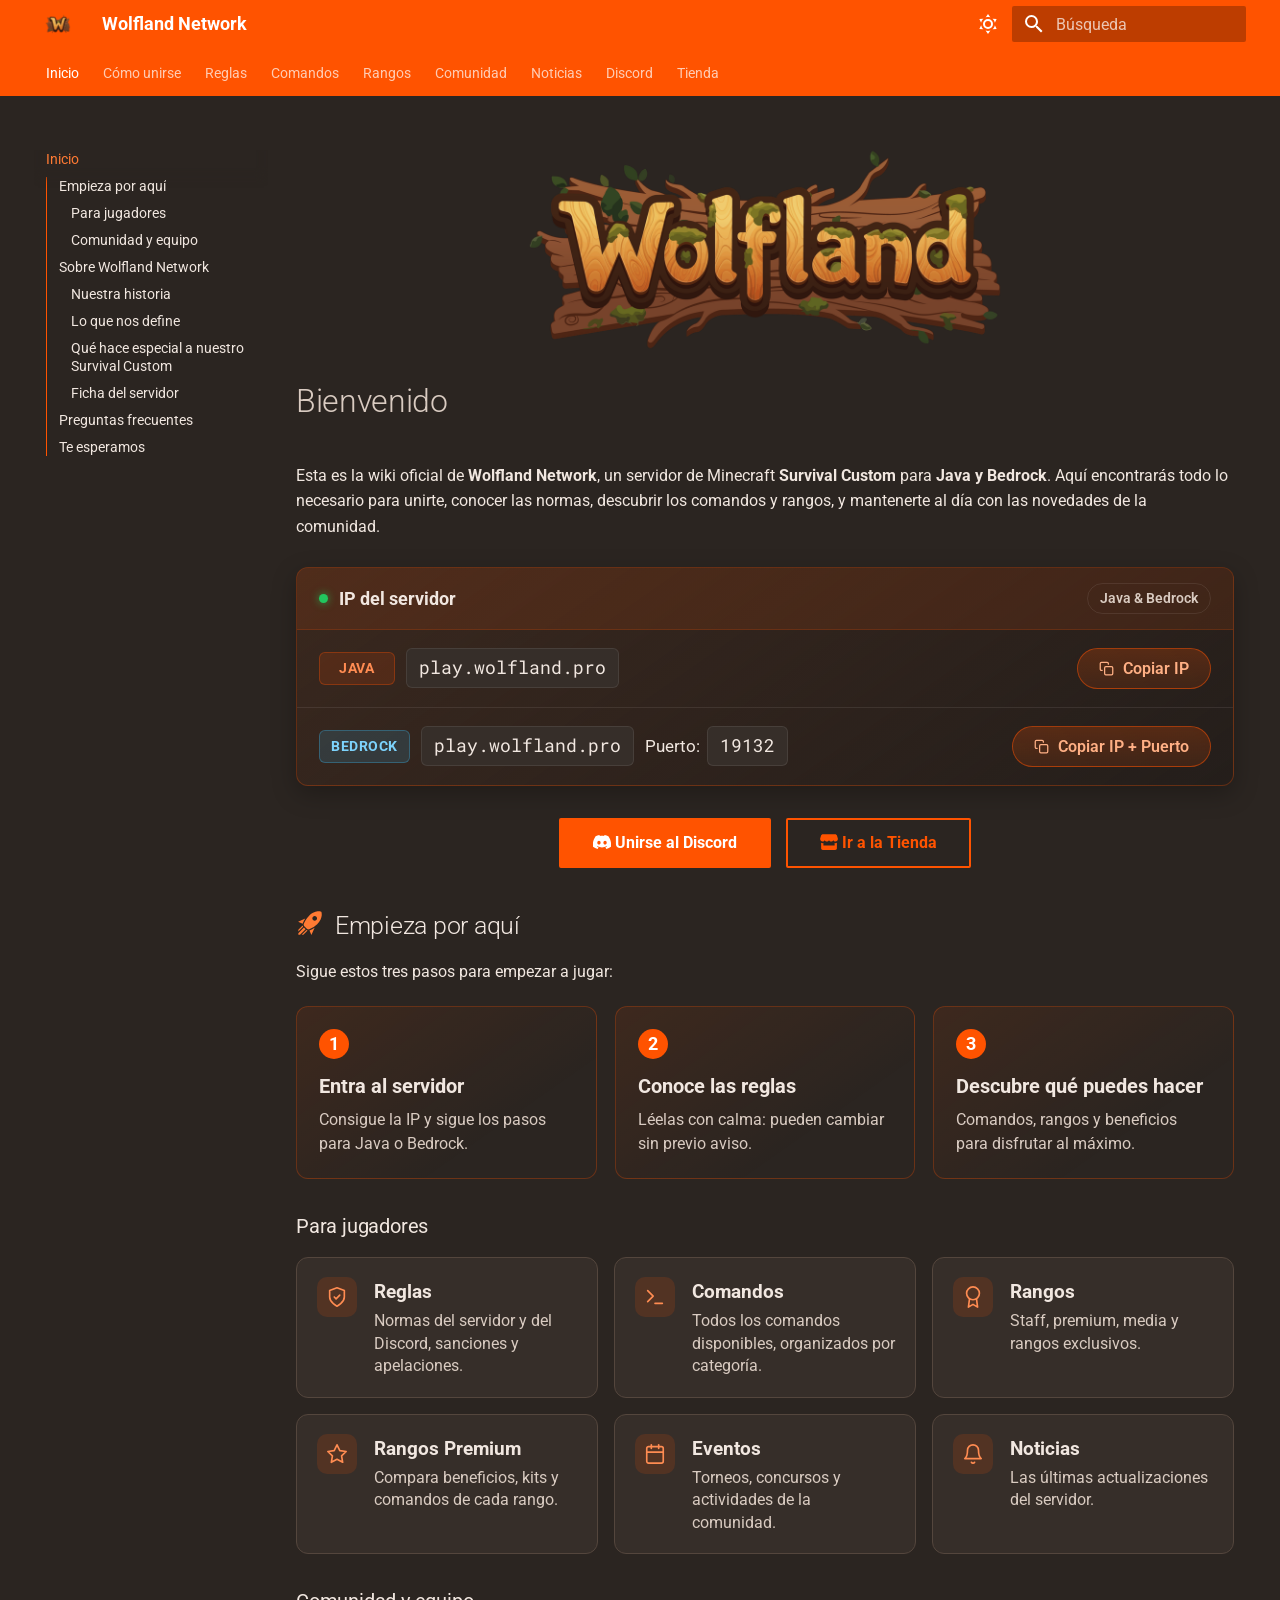
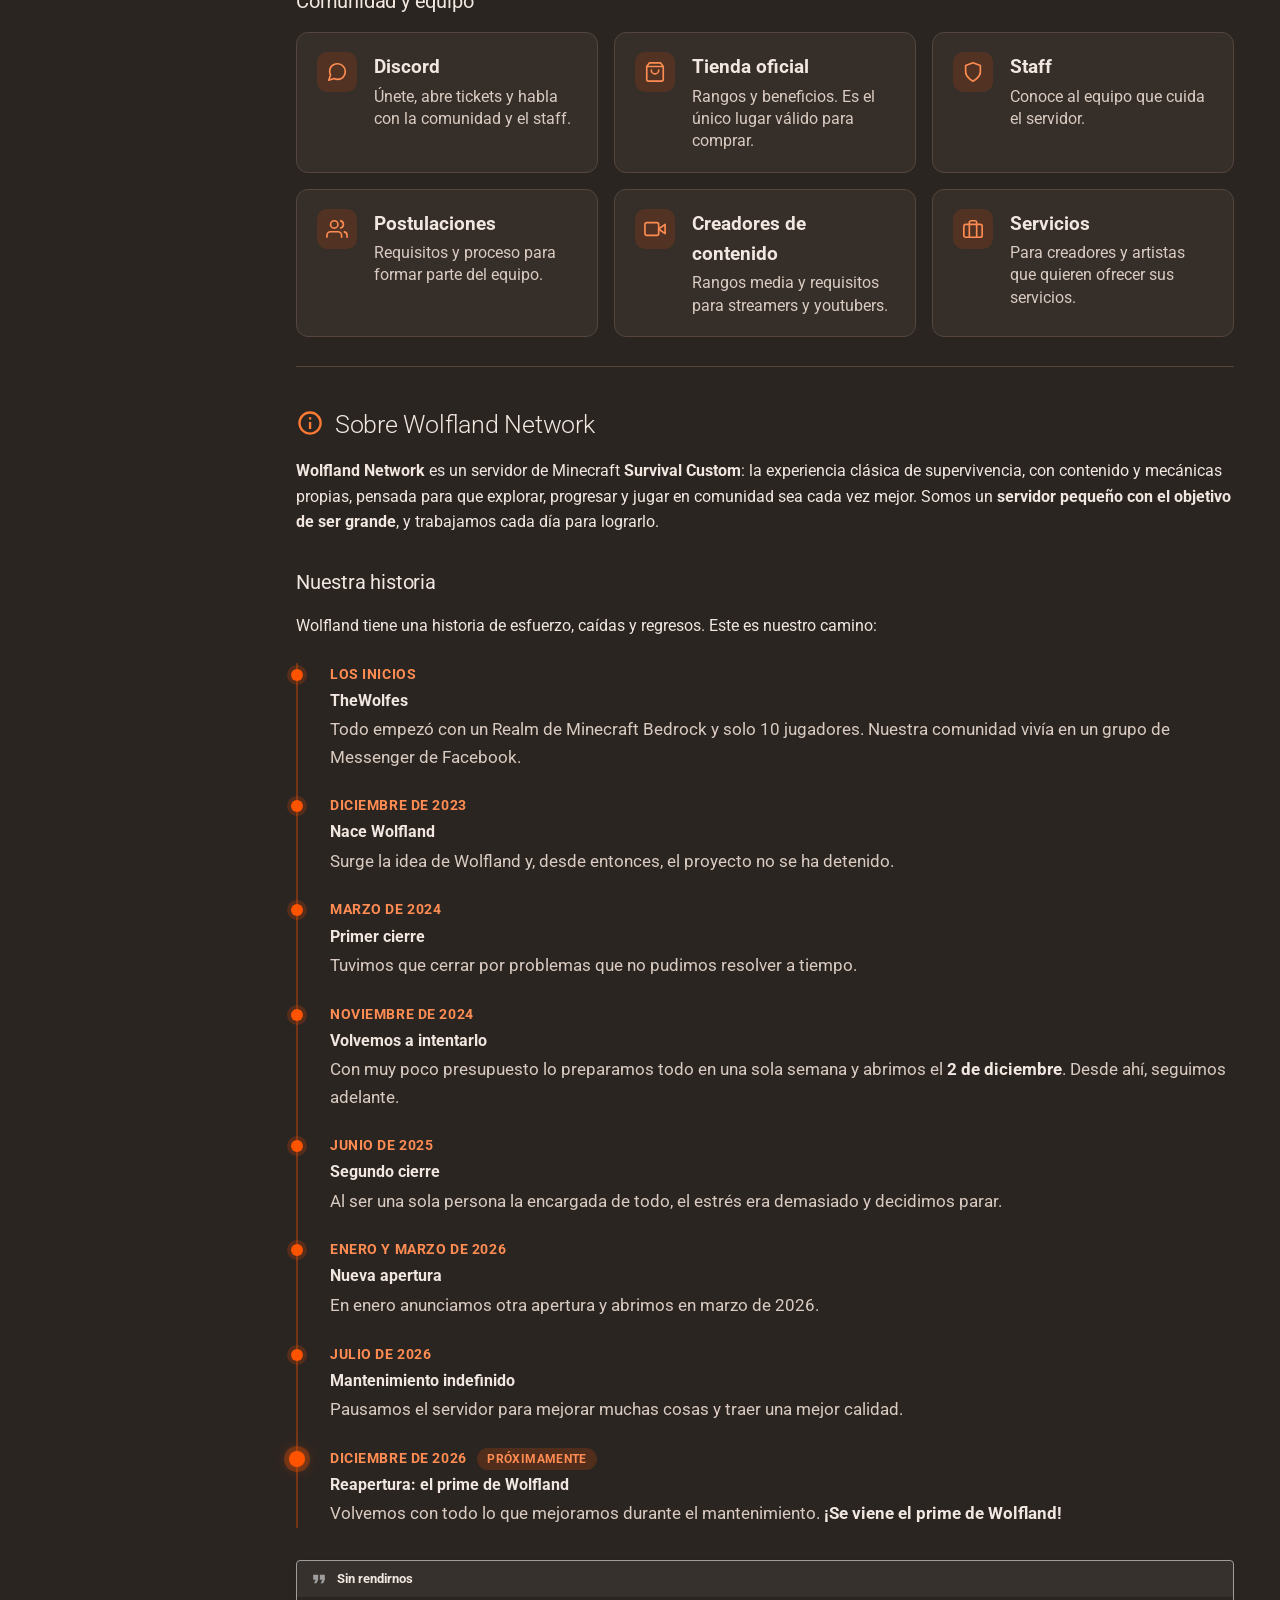
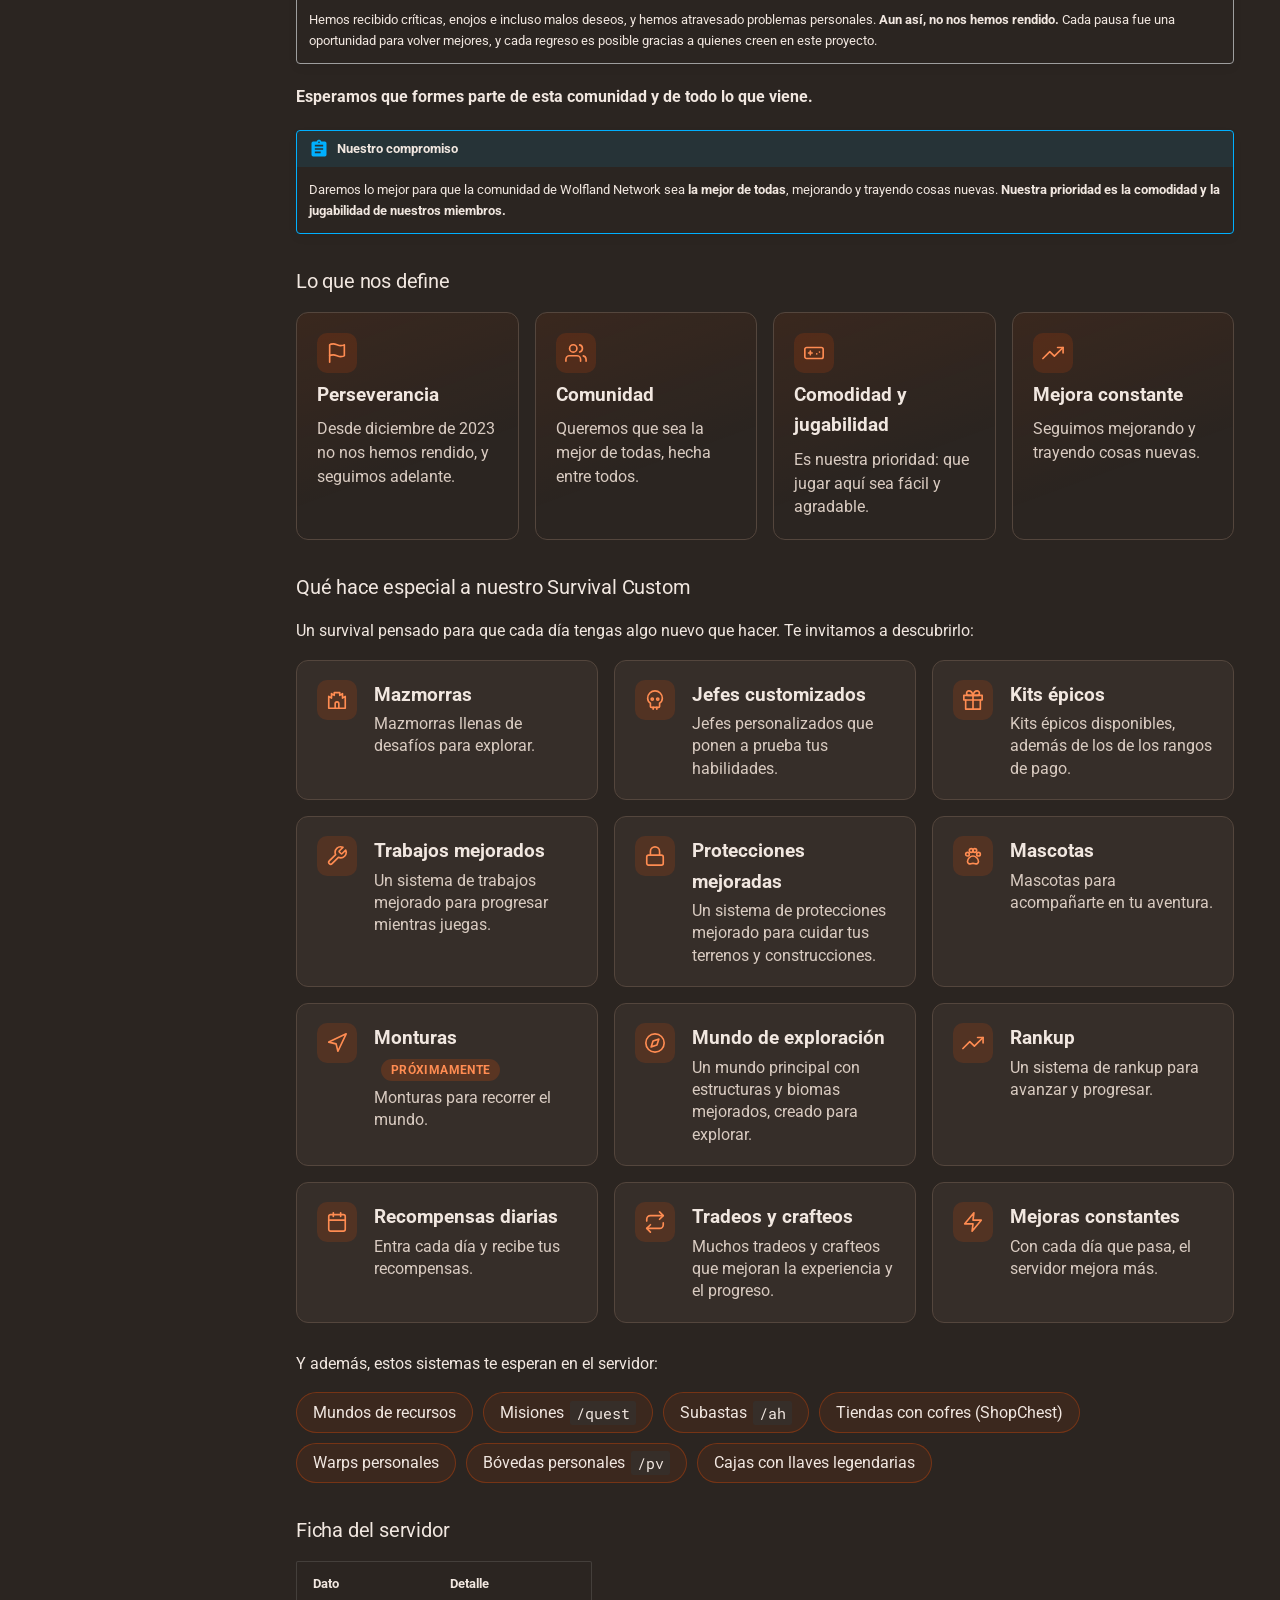
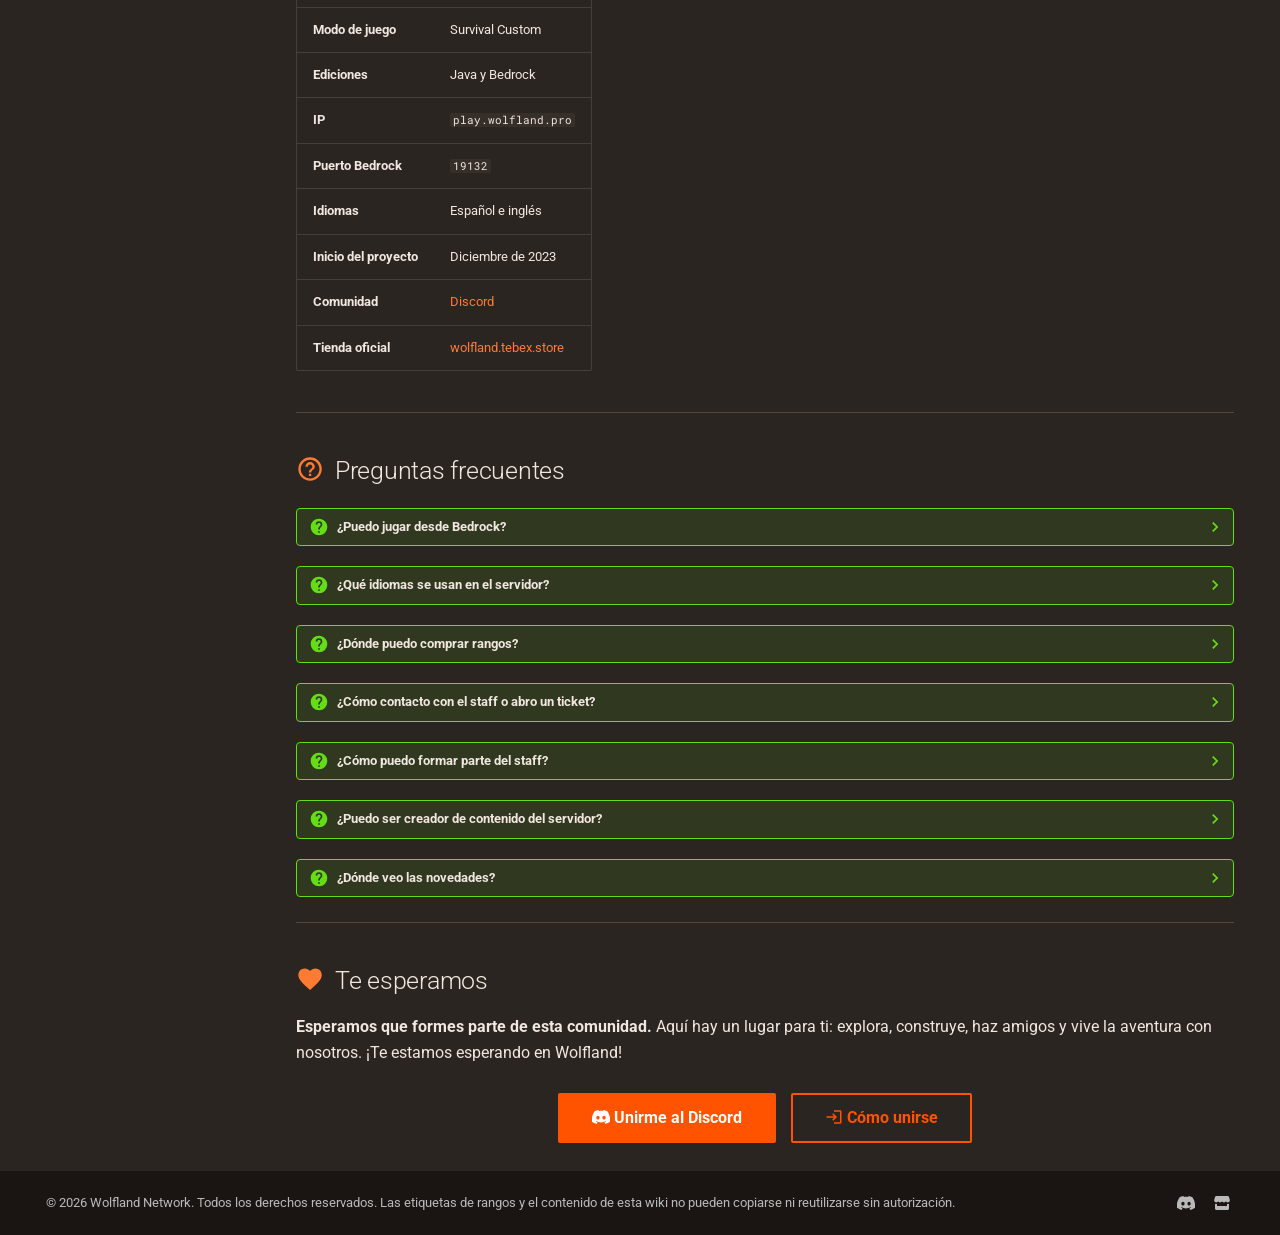
<file: index.html>
<!doctype html>
<html lang="es" class="no-js">
  <head>
    
      <meta charset="utf-8">
      <meta name="viewport" content="width=device-width,initial-scale=1">
      
        <meta name="description" content="Wiki oficial de Wolfland Network, servidor de Minecraft Survival Custom">
      
      
      
      
      
        <link rel="next" href="unirse/">
      
      
        
      
      
      <link rel="icon" href="assets/favicon.png">
      <meta name="generator" content="mkdocs-1.6.1, mkdocs-material-9.8.2">
    
    
      
        <title>Wolfland Network</title>
      
    
    
      <link rel="stylesheet" href="assets/stylesheets/main.57a0d79d.min.css">
      
        
        <link rel="stylesheet" href="assets/stylesheets/palette.fb2fffe2.min.css">
      
      


    
    
      
    
    
      
        
        
        <link rel="preconnect" href="https://fonts.gstatic.com" crossorigin>
        <link rel="stylesheet" href="https://fonts.googleapis.com/css?family=Roboto:300,300i,400,400i,700,700i%7CRoboto+Mono:400,400i,700,700i&display=fallback">
        <style>:root{--md-text-font:"Roboto";--md-code-font:"Roboto Mono"}</style>
      
    
    
      <link rel="stylesheet" href="stylesheets/extra.css">
    
    <script>__md_scope=new URL(".",location),__md_hash=e=>[...e].reduce(((e,_)=>(e<<5)-e+_.charCodeAt(0)),0),__md_get=(e,_=localStorage,t=__md_scope)=>JSON.parse(_.getItem(t.pathname+"."+e)),__md_set=(e,_,t=localStorage,a=__md_scope)=>{try{t.setItem(a.pathname+"."+e,JSON.stringify(_))}catch(e){}}</script>
    
      

    
    
  </head>
  
  
    
    
      
    
    
    
    
    <body dir="ltr" data-md-color-scheme="slate" data-md-color-primary="custom" data-md-color-accent="custom">
  
    
    <input class="md-toggle" data-md-toggle="drawer" type="checkbox" id="__drawer" autocomplete="off">
    <input class="md-toggle" data-md-toggle="search" type="checkbox" id="__search" autocomplete="off">
    <label class="md-overlay" for="__drawer"></label>
    <div data-md-component="skip">
      
        
        <a href="#bienvenido" class="md-skip">
          Saltar a contenido
        </a>
      
    </div>
    <div data-md-component="announce">
      
    </div>
    
    
      

<header class="md-header" data-md-component="header">
  <nav class="md-header__inner md-grid" aria-label="Cabecera">
    <a href="." title="Wolfland Network" class="md-header__button md-logo" aria-label="Wolfland Network" data-md-component="logo">
      
  <img src="assets/logo.png" alt="logo">

    </a>
    <label class="md-header__button md-icon" for="__drawer">
      
      <svg xmlns="http://www.w3.org/2000/svg" viewBox="0 0 24 24"><path d="M3 6h18v2H3zm0 5h18v2H3zm0 5h18v2H3z"/></svg>
    </label>
    <div class="md-header__title" data-md-component="header-title">
      <div class="md-header__ellipsis">
        <div class="md-header__topic">
          <span class="md-ellipsis">
            Wolfland Network
          </span>
        </div>
        <div class="md-header__topic" data-md-component="header-topic">
          <span class="md-ellipsis">
            
              Inicio
            
          </span>
        </div>
      </div>
    </div>
    
      
        <form class="md-header__option" data-md-component="palette">
  
    
    
    
    <input class="md-option" data-md-color-media="" data-md-color-scheme="slate" data-md-color-primary="custom" data-md-color-accent="custom"  aria-label="Cambiar a modo claro"  type="radio" name="__palette" id="__palette_0">
    
      <label class="md-header__button md-icon" title="Cambiar a modo claro" for="__palette_1" hidden>
        <svg xmlns="http://www.w3.org/2000/svg" viewBox="0 0 24 24"><path d="M12 7a5 5 0 0 1 5 5 5 5 0 0 1-5 5 5 5 0 0 1-5-5 5 5 0 0 1 5-5m0 2a3 3 0 0 0-3 3 3 3 0 0 0 3 3 3 3 0 0 0 3-3 3 3 0 0 0-3-3m0-7 2.39 3.42C13.65 5.15 12.84 5 12 5s-1.65.15-2.39.42zM3.34 7l4.16-.35A7.2 7.2 0 0 0 5.94 8.5c-.44.74-.69 1.5-.83 2.29zm.02 10 1.76-3.77a7.131 7.131 0 0 0 2.38 4.14zM20.65 7l-1.77 3.79a7.02 7.02 0 0 0-2.38-4.15zm-.01 10-4.14.36c.59-.51 1.12-1.14 1.54-1.86.42-.73.69-1.5.83-2.29zM12 22l-2.41-3.44c.74.27 1.55.44 2.41.44.82 0 1.63-.17 2.37-.44z"/></svg>
      </label>
    
  
    
    
    
    <input class="md-option" data-md-color-media="" data-md-color-scheme="default" data-md-color-primary="custom" data-md-color-accent="custom"  aria-label="Cambiar a modo oscuro"  type="radio" name="__palette" id="__palette_1">
    
      <label class="md-header__button md-icon" title="Cambiar a modo oscuro" for="__palette_0" hidden>
        <svg xmlns="http://www.w3.org/2000/svg" viewBox="0 0 24 24"><path d="m17.75 4.09-2.53 1.94.91 3.06-2.63-1.81-2.63 1.81.91-3.06-2.53-1.94L12.44 4l1.06-3 1.06 3zm3.5 6.91-1.64 1.25.59 1.98-1.7-1.17-1.7 1.17.59-1.98L15.75 11l2.06-.05L18.5 9l.69 1.95zm-2.28 4.95c.83-.08 1.72 1.1 1.19 1.85-.32.45-.66.87-1.08 1.27C15.17 23 8.84 23 4.94 19.07c-3.91-3.9-3.91-10.24 0-14.14.4-.4.82-.76 1.27-1.08.75-.53 1.93.36 1.85 1.19-.27 2.86.69 5.83 2.89 8.02a9.96 9.96 0 0 0 8.02 2.89m-1.64 2.02a12.08 12.08 0 0 1-7.8-3.47c-2.17-2.19-3.33-5-3.49-7.82-2.81 3.14-2.7 7.96.31 10.98 3.02 3.01 7.84 3.12 10.98.31"/></svg>
      </label>
    
  
</form>
      
    
    
      <script>var palette=__md_get("__palette");if(palette&&palette.color){if("(prefers-color-scheme)"===palette.color.media){var media=matchMedia("(prefers-color-scheme: light)"),input=document.querySelector(media.matches?"[data-md-color-media='(prefers-color-scheme: light)']":"[data-md-color-media='(prefers-color-scheme: dark)']");palette.color.media=input.getAttribute("data-md-color-media"),palette.color.scheme=input.getAttribute("data-md-color-scheme"),palette.color.primary=input.getAttribute("data-md-color-primary"),palette.color.accent=input.getAttribute("data-md-color-accent")}for(var[key,value]of Object.entries(palette.color))document.body.setAttribute("data-md-color-"+key,value)}</script>
    
    
    
      
      
        <label class="md-header__button md-icon" for="__search">
          
          <svg xmlns="http://www.w3.org/2000/svg" viewBox="0 0 24 24"><path d="M9.5 3A6.5 6.5 0 0 1 16 9.5c0 1.61-.59 3.09-1.56 4.23l.27.27h.79l5 5-1.5 1.5-5-5v-.79l-.27-.27A6.52 6.52 0 0 1 9.5 16 6.5 6.5 0 0 1 3 9.5 6.5 6.5 0 0 1 9.5 3m0 2C7 5 5 7 5 9.5S7 14 9.5 14 14 12 14 9.5 12 5 9.5 5"/></svg>
        </label>
        <div class="md-search" data-md-component="search" role="dialog">
  <label class="md-search__overlay" for="__search"></label>
  <div class="md-search__inner" role="search">
    <form class="md-search__form" name="search">
      <input type="text" class="md-search__input" name="query" aria-label="Búsqueda" placeholder="Búsqueda" autocapitalize="off" autocorrect="off" autocomplete="off" spellcheck="false" data-md-component="search-query" required>
      <label class="md-search__icon md-icon" for="__search">
        
        <svg xmlns="http://www.w3.org/2000/svg" viewBox="0 0 24 24"><path d="M9.5 3A6.5 6.5 0 0 1 16 9.5c0 1.61-.59 3.09-1.56 4.23l.27.27h.79l5 5-1.5 1.5-5-5v-.79l-.27-.27A6.52 6.52 0 0 1 9.5 16 6.5 6.5 0 0 1 3 9.5 6.5 6.5 0 0 1 9.5 3m0 2C7 5 5 7 5 9.5S7 14 9.5 14 14 12 14 9.5 12 5 9.5 5"/></svg>
        
        <svg xmlns="http://www.w3.org/2000/svg" viewBox="0 0 24 24"><path d="M20 11v2H8l5.5 5.5-1.42 1.42L4.16 12l7.92-7.92L13.5 5.5 8 11z"/></svg>
      </label>
      <nav class="md-search__options" aria-label="Buscar">
        
        <button type="reset" class="md-search__icon md-icon" title="Limpiar" aria-label="Limpiar" tabindex="-1">
          
          <svg xmlns="http://www.w3.org/2000/svg" viewBox="0 0 24 24"><path d="M19 6.41 17.59 5 12 10.59 6.41 5 5 6.41 10.59 12 5 17.59 6.41 19 12 13.41 17.59 19 19 17.59 13.41 12z"/></svg>
        </button>
      </nav>
      
        <div class="md-search__suggest" data-md-component="search-suggest"></div>
      
    </form>
    <div class="md-search__output">
      <div class="md-search__scrollwrap" tabindex="0" data-md-scrollfix>
        <div class="md-search-result" data-md-component="search-result">
          <div class="md-search-result__meta">
            Inicializando búsqueda
          </div>
          <ol class="md-search-result__list" role="presentation"></ol>
        </div>
      </div>
    </div>
  </div>
</div>
      
    
    
  </nav>
  
</header>
    
    <div class="md-container" data-md-component="container">
      
      
        
          
            
<nav class="md-tabs" aria-label="Pestañas" data-md-component="tabs">
  <div class="md-grid">
    <ul class="md-tabs__list">
      
        
  
  
  
    
  
  
    <li class="md-tabs__item md-tabs__item--active">
      <a href="." class="md-tabs__link">
        
  
  
    
  
  Inicio

      </a>
    </li>
  

      
        
  
  
  
  
    <li class="md-tabs__item">
      <a href="unirse/" class="md-tabs__link">
        
  
  
    
  
  Cómo unirse

      </a>
    </li>
  

      
        
  
  
  
  
    <li class="md-tabs__item">
      <a href="reglas/" class="md-tabs__link">
        
  
  
    
  
  Reglas

      </a>
    </li>
  

      
        
  
  
  
  
    <li class="md-tabs__item">
      <a href="comandos/" class="md-tabs__link">
        
  
  
    
  
  Comandos

      </a>
    </li>
  

      
        
  
  
  
  
    
    
      <li class="md-tabs__item">
        <a href="rangos/" class="md-tabs__link">
          
  
  
  Rangos

        </a>
      </li>
    
  

      
        
  
  
  
  
    
    
      <li class="md-tabs__item">
        <a href="staff/" class="md-tabs__link">
          
  
  
  Comunidad

        </a>
      </li>
    
  

      
        
  
  
  
  
    <li class="md-tabs__item">
      <a href="noticias/" class="md-tabs__link">
        
  
  
    
  
  Noticias

      </a>
    </li>
  

      
        
  
  
  
  
    <li class="md-tabs__item">
      <a href="https://discord.com/invite/jCmngqZRFV" class="md-tabs__link">
        
  
  
    
  
  Discord

      </a>
    </li>
  

      
        
  
  
  
  
    <li class="md-tabs__item">
      <a href="https://wolfland.tebex.store/" class="md-tabs__link">
        
  
  
    
  
  Tienda

      </a>
    </li>
  

      
    </ul>
  </div>
</nav>
          
        
      
      <main class="md-main" data-md-component="main">
        <div class="md-main__inner md-grid">
          
            
              
              <div class="md-sidebar md-sidebar--primary" data-md-component="sidebar" data-md-type="navigation" >
                <div class="md-sidebar__scrollwrap">
                  <div class="md-sidebar__inner">
                    


  


  

<nav class="md-nav md-nav--primary md-nav--lifted md-nav--integrated" aria-label="Navegación" data-md-level="0">
  <label class="md-nav__title" for="__drawer">
    <a href="." title="Wolfland Network" class="md-nav__button md-logo" aria-label="Wolfland Network" data-md-component="logo">
      
  <img src="assets/logo.png" alt="logo">

    </a>
    Wolfland Network
  </label>
  
  <ul class="md-nav__list" data-md-scrollfix>
    
      
      
  
  
    
  
  
  
    <li class="md-nav__item md-nav__item--active">
      
      <input class="md-nav__toggle md-toggle" type="checkbox" id="__toc">
      
      
        
      
      
        <label class="md-nav__link md-nav__link--active" for="__toc">
          
  
  
  <span class="md-ellipsis">
    
  
    Inicio
  

    
  </span>
  
  

          <span class="md-nav__icon md-icon"></span>
        </label>
      
      <a href="." class="md-nav__link md-nav__link--active">
        
  
  
  <span class="md-ellipsis">
    
  
    Inicio
  

    
  </span>
  
  

      </a>
      
        

<nav class="md-nav md-nav--secondary" aria-label="Tabla de contenidos">
  
  
  
    
  
  
    <label class="md-nav__title" for="__toc">
      <span class="md-nav__icon md-icon"></span>
      Tabla de contenidos
    </label>
    <ul class="md-nav__list" data-md-component="toc" data-md-scrollfix>
      
        <li class="md-nav__item">
  <a href="#empieza" class="md-nav__link">
    <span class="md-ellipsis">
      
        Empieza por aquí
      
    </span>
  </a>
  
    <nav class="md-nav" aria-label="Empieza por aquí">
      <ul class="md-nav__list">
        
          <li class="md-nav__item">
  <a href="#para-jugadores" class="md-nav__link">
    <span class="md-ellipsis">
      
        Para jugadores
      
    </span>
  </a>
  
</li>
        
          <li class="md-nav__item">
  <a href="#comunidad-y-equipo" class="md-nav__link">
    <span class="md-ellipsis">
      
        Comunidad y equipo
      
    </span>
  </a>
  
</li>
        
      </ul>
    </nav>
  
</li>
      
        <li class="md-nav__item">
  <a href="#sobre-nosotros" class="md-nav__link">
    <span class="md-ellipsis">
      
        Sobre Wolfland Network
      
    </span>
  </a>
  
    <nav class="md-nav" aria-label="Sobre Wolfland Network">
      <ul class="md-nav__list">
        
          <li class="md-nav__item">
  <a href="#nuestra-historia" class="md-nav__link">
    <span class="md-ellipsis">
      
        Nuestra historia
      
    </span>
  </a>
  
</li>
        
          <li class="md-nav__item">
  <a href="#lo-que-nos-define" class="md-nav__link">
    <span class="md-ellipsis">
      
        Lo que nos define
      
    </span>
  </a>
  
</li>
        
          <li class="md-nav__item">
  <a href="#que-hace-especial-a-nuestro-survival-custom" class="md-nav__link">
    <span class="md-ellipsis">
      
        Qué hace especial a nuestro Survival Custom
      
    </span>
  </a>
  
</li>
        
          <li class="md-nav__item">
  <a href="#ficha-del-servidor" class="md-nav__link">
    <span class="md-ellipsis">
      
        Ficha del servidor
      
    </span>
  </a>
  
</li>
        
      </ul>
    </nav>
  
</li>
      
        <li class="md-nav__item">
  <a href="#faq" class="md-nav__link">
    <span class="md-ellipsis">
      
        Preguntas frecuentes
      
    </span>
  </a>
  
</li>
      
        <li class="md-nav__item">
  <a href="#te-esperamos" class="md-nav__link">
    <span class="md-ellipsis">
      
        Te esperamos
      
    </span>
  </a>
  
</li>
      
    </ul>
  
</nav>
      
    </li>
  

    
      
      
  
  
  
  
    <li class="md-nav__item">
      <a href="unirse/" class="md-nav__link">
        
  
  
  <span class="md-ellipsis">
    
  
    Cómo unirse
  

    
  </span>
  
  

      </a>
    </li>
  

    
      
      
  
  
  
  
    <li class="md-nav__item">
      <a href="reglas/" class="md-nav__link">
        
  
  
  <span class="md-ellipsis">
    
  
    Reglas
  

    
  </span>
  
  

      </a>
    </li>
  

    
      
      
  
  
  
  
    <li class="md-nav__item">
      <a href="comandos/" class="md-nav__link">
        
  
  
  <span class="md-ellipsis">
    
  
    Comandos
  

    
  </span>
  
  

      </a>
    </li>
  

    
      
      
  
  
  
  
    
    
    
    
      
      
    
    
    <li class="md-nav__item md-nav__item--nested">
      
        
        
        <input class="md-nav__toggle md-toggle " type="checkbox" id="__nav_5" >
        
          
          <label class="md-nav__link" for="__nav_5" id="__nav_5_label" tabindex="0">
            
  
  
  <span class="md-ellipsis">
    
  
    Rangos
  

    
  </span>
  
  

            <span class="md-nav__icon md-icon"></span>
          </label>
        
        <nav class="md-nav" data-md-level="1" aria-labelledby="__nav_5_label" aria-expanded="false">
          <label class="md-nav__title" for="__nav_5">
            <span class="md-nav__icon md-icon"></span>
            
  
    Rangos
  

          </label>
          <ul class="md-nav__list" data-md-scrollfix>
            
              
                
  
  
  
  
    <li class="md-nav__item">
      <a href="rangos/" class="md-nav__link">
        
  
  
  <span class="md-ellipsis">
    
  
    Todos los rangos
  

    
  </span>
  
  

      </a>
    </li>
  

              
            
              
                
  
  
  
  
    <li class="md-nav__item">
      <a href="rangos-premium/" class="md-nav__link">
        
  
  
  <span class="md-ellipsis">
    
  
    Rangos Premium
  

    
  </span>
  
  

      </a>
    </li>
  

              
            
              
                
  
  
  
  
    <li class="md-nav__item">
      <a href="rangos-media/" class="md-nav__link">
        
  
  
  <span class="md-ellipsis">
    
  
    Rangos Media
  

    
  </span>
  
  

      </a>
    </li>
  

              
            
          </ul>
        </nav>
      
    </li>
  

    
      
      
  
  
  
  
    
    
    
    
      
      
    
    
    <li class="md-nav__item md-nav__item--nested">
      
        
        
        <input class="md-nav__toggle md-toggle " type="checkbox" id="__nav_6" >
        
          
          <label class="md-nav__link" for="__nav_6" id="__nav_6_label" tabindex="0">
            
  
  
  <span class="md-ellipsis">
    
  
    Comunidad
  

    
  </span>
  
  

            <span class="md-nav__icon md-icon"></span>
          </label>
        
        <nav class="md-nav" data-md-level="1" aria-labelledby="__nav_6_label" aria-expanded="false">
          <label class="md-nav__title" for="__nav_6">
            <span class="md-nav__icon md-icon"></span>
            
  
    Comunidad
  

          </label>
          <ul class="md-nav__list" data-md-scrollfix>
            
              
                
  
  
  
  
    <li class="md-nav__item">
      <a href="staff/" class="md-nav__link">
        
  
  
  <span class="md-ellipsis">
    
  
    Staff
  

    
  </span>
  
  

      </a>
    </li>
  

              
            
              
                
  
  
  
  
    <li class="md-nav__item">
      <a href="postulaciones/" class="md-nav__link">
        
  
  
  <span class="md-ellipsis">
    
  
    Postulaciones
  

    
  </span>
  
  

      </a>
    </li>
  

              
            
              
                
  
  
  
  
    <li class="md-nav__item">
      <a href="eventos/" class="md-nav__link">
        
  
  
  <span class="md-ellipsis">
    
  
    Eventos
  

    
  </span>
  
  

      </a>
    </li>
  

              
            
              
                
  
  
  
  
    <li class="md-nav__item">
      <a href="servicios/" class="md-nav__link">
        
  
  
  <span class="md-ellipsis">
    
  
    Servicios de contenido
  

    
  </span>
  
  

      </a>
    </li>
  

              
            
          </ul>
        </nav>
      
    </li>
  

    
      
      
  
  
  
  
    <li class="md-nav__item">
      <a href="noticias/" class="md-nav__link">
        
  
  
  <span class="md-ellipsis">
    
  
    Noticias
  

    
  </span>
  
  

      </a>
    </li>
  

    
      
      
  
  
  
  
    <li class="md-nav__item">
      <a href="https://discord.com/invite/jCmngqZRFV" class="md-nav__link">
        
  
  
  <span class="md-ellipsis">
    
  
    Discord
  

    
  </span>
  
  

      </a>
    </li>
  

    
      
      
  
  
  
  
    <li class="md-nav__item">
      <a href="https://wolfland.tebex.store/" class="md-nav__link">
        
  
  
  <span class="md-ellipsis">
    
  
    Tienda
  

    
  </span>
  
  

      </a>
    </li>
  

    
  </ul>
</nav>
                  </div>
                </div>
              </div>
            
            
          
          
            <div class="md-content" data-md-component="content">
              
              <article class="md-content__inner md-typeset">
                
                  



<p style="text-align:center; margin:0 0 1rem 0;"><img src="assets/logo-wolfland.png" alt="Wolfland Network" width="480" style="display:inline-block; max-width:100%; height:auto;"></p>

<h1 id="bienvenido">Bienvenido<a class="headerlink" href="#bienvenido" title="Permanent link">&para;</a></h1>
<p>Esta es la wiki oficial de <strong>Wolfland Network</strong>, un servidor de Minecraft <strong>Survival Custom</strong> para <strong>Java y Bedrock</strong>. Aquí encontrarás todo lo necesario para unirte, conocer las normas, descubrir los comandos y rangos, y mantenerte al día con las novedades de la comunidad.</p>
<div class="wf-ip-card">
  <div class="wf-ip-header">
    <span class="wf-ip-dot"></span>
    <span>IP del servidor</span>
    <span class="wf-ip-badge">Java &amp; Bedrock</span>
  </div>
  <div class="wf-ip-body">
    <div class="wf-ip-row">
      <div class="wf-ip-info">
        <span class="wf-edition wf-edition-java">Java</span>
        <code class="wf-ip-code">play.wolfland.pro</code>
      </div>
      <button type="button" class="wf-copy-btn" onclick="copyServerIp(this, 'play.wolfland.pro')">
        <svg viewBox="0 0 24 24" width="15" height="15" fill="none" stroke="currentColor" stroke-width="2" stroke-linecap="round" stroke-linejoin="round"><rect x="9" y="9" width="13" height="13" rx="2" ry="2"></rect><path d="M5 15H4a2 2 0 0 1-2-2V4a2 2 0 0 1 2-2h9a2 2 0 0 1 2 2v1"></path></svg>
        <span class="wf-copy-text">Copiar IP</span>
      </button>
    </div>
    <div class="wf-ip-row">
      <div class="wf-ip-info">
        <span class="wf-edition wf-edition-bedrock">Bedrock</span>
        <code class="wf-ip-code">play.wolfland.pro</code>
        <span class="wf-port-wrap">Puerto: <code class="wf-ip-code">19132</code></span>
      </div>
      <button type="button" class="wf-copy-btn" onclick="copyServerIp(this, 'play.wolfland.pro:19132')">
        <svg viewBox="0 0 24 24" width="15" height="15" fill="none" stroke="currentColor" stroke-width="2" stroke-linecap="round" stroke-linejoin="round"><rect x="9" y="9" width="13" height="13" rx="2" ry="2"></rect><path d="M5 15H4a2 2 0 0 1-2-2V4a2 2 0 0 1 2-2h9a2 2 0 0 1 2 2v1"></path></svg>
        <span class="wf-copy-text">Copiar IP + Puerto</span>
      </button>
    </div>
  </div>
</div>

<style>
.md-typeset .wf-ip-card { --wf-bg: linear-gradient(145deg,rgba(255,83,0,.07),rgba(34,28,25,.72)); --wf-sh: 0 8px 24px rgba(0,0,0,.25); --wf-div: rgba(241,231,224,.09); --wf-mut: #d9cbc1; --wf-jf: #ff8c52; --wf-bf: #7dd3fc; --wf-bb: linear-gradient(180deg,rgba(255,83,0,.22),rgba(255,83,0,.12)); --wf-bfg: #ffb085; --wf-ob: rgba(34,197,94,.22); --wf-obr: #4ade80; --wf-of: #86efac; margin: 1.4rem 0 1.6rem; border-radius: 12px; border: 1px solid rgba(255,83,0,.28); background: var(--wf-bg); box-shadow: var(--wf-sh); overflow: hidden; }
[data-md-color-scheme="default"] .md-typeset .wf-ip-card { --wf-bg: #faf6f3; --wf-sh: 0 6px 20px rgba(58,48,42,.08); --wf-div: rgba(58,48,42,.09); --wf-mut: #5c4d44; --wf-jf: #cc4200; --wf-bf: #0369a1; --wf-bb: linear-gradient(180deg,rgba(255,83,0,.15),rgba(255,83,0,.08)); --wf-bfg: #cc4200; --wf-ob: rgba(46,125,50,.16); --wf-obr: #2e7d32; --wf-of: #1b5e20; }
.md-typeset .wf-ip-header { display: flex; align-items: center; gap: .55rem; padding: .72rem 1.1rem; background: rgba(255,83,0,.11); border-bottom: 1px solid rgba(255,83,0,.18); font-weight: 700; font-size: .92rem; }
.md-typeset .wf-ip-dot { width: 9px; height: 9px; border-radius: 50%; background: #22c55e; box-shadow: 0 0 8px rgba(34,197,94,.75); }
.md-typeset .wf-ip-badge { margin-left: auto; font-size: .72rem; font-weight: 600; padding: .16rem .6rem; border-radius: 999px; color: var(--wf-mut); border: 1px solid var(--wf-div); }
.md-typeset .wf-ip-row { display: flex; align-items: center; justify-content: space-between; gap: .85rem; padding: .9rem 1.1rem; flex-wrap: wrap; }
.md-typeset .wf-ip-row + .wf-ip-row { border-top: 1px solid var(--wf-div); }
.md-typeset .wf-ip-info { display: flex; align-items: center; gap: .55rem; flex-wrap: wrap; }
.md-typeset .wf-edition { min-width: 76px; text-align: center; font-size: .72rem; font-weight: 700; text-transform: uppercase; padding: .2rem .55rem; border-radius: 6px; }
.md-typeset .wf-edition-java { background: rgba(255,83,0,.14); color: var(--wf-jf); border: 1px solid rgba(255,83,0,.32); }
.md-typeset .wf-edition-bedrock { background: rgba(56,189,248,.14); color: var(--wf-bf); border: 1px solid rgba(56,189,248,.3); }
.md-typeset .wf-ip-code { font-family: var(--md-code-font-family, monospace); font-size: .88rem; padding: .24rem .6rem; border-radius: 6px; background: var(--md-code-bg-color); border: 1px solid var(--wf-div); }
.md-typeset .wf-port-wrap { font-size: .84rem; display: inline-flex; align-items: center; gap: .35rem; }
.md-typeset .wf-copy-btn { appearance: none; display: inline-flex; align-items: center; justify-content: center; gap: .45rem; padding: .5rem 1.05rem; border-radius: 999px; border: 1px solid rgba(255,83,0,.5); background: var(--wf-bb); color: var(--wf-bfg); font: 600 .8rem/1.2 inherit; white-space: nowrap; cursor: pointer; transition: transform .16s ease, box-shadow .2s ease, background .2s ease, color .2s ease; }
.md-typeset .wf-copy-btn:hover { background: linear-gradient(180deg,#ff6a1f,#FF5300); border-color: #ff7a33; color: #fff; transform: translateY(-1px); box-shadow: 0 4px 14px rgba(255,83,0,.4); }
.md-typeset .wf-copy-btn:active { transform: scale(.97); }
.md-typeset .wf-copy-btn.is-copied { background: var(--wf-ob); border-color: var(--wf-obr); color: var(--wf-of); transform: none; box-shadow: none; }
.md-typeset .wf-ip-card ~ p:has(> .md-button), .md-typeset .cta-buttons.center { display: flex; flex-wrap: wrap; justify-content: center; align-items: center; gap: .75rem; margin: 1.4rem 0; text-align: center; }
.md-typeset .wf-ip-card ~ p:has(> .md-button) .md-button { margin: 0; }
@media (max-width: 560px) { .md-typeset .wf-copy-btn { width: 100%; } }
</style>

<script>
window.copyServerIp = (btn, text) => {
  const label = btn.querySelector('.wf-copy-text');
  btn.dataset.orig ??= label.textContent;
  const done = () => {
    clearTimeout(btn._t);
    btn.classList.add('is-copied');
    label.textContent = '¡Copiado!';
    btn._t = setTimeout(() => { btn.classList.remove('is-copied'); label.textContent = btn.dataset.orig; }, 1800);
  };
  if (navigator.clipboard && window.isSecureContext) return navigator.clipboard.writeText(text).then(done);
  const ta = Object.assign(document.createElement('textarea'), { value: text });
  document.body.append(ta); ta.select(); document.execCommand('copy'); ta.remove(); done();
};
</script>

<p class="cta-buttons center"><a class="md-button md-button--primary" href="https://discord.com/invite/jCmngqZRFV"><span class="twemoji"><svg xmlns="http://www.w3.org/2000/svg" viewBox="0 0 576 512"><!--! Font Awesome Free 7.1.0 by @fontawesome - https://fontawesome.com License - https://fontawesome.com/license/free (Icons: CC BY 4.0, Fonts: SIL OFL 1.1, Code: MIT License) Copyright 2025 Fonticons, Inc.--><path d="M492.5 69.8c-.2-.3-.4-.6-.8-.7-38.1-17.5-78.4-30-119.7-37.1-.4-.1-.8 0-1.1.1s-.6.4-.8.8c-5.5 9.9-10.5 20.2-14.9 30.6-44.6-6.8-89.9-6.8-134.4 0-4.5-10.5-9.5-20.7-15.1-30.6-.2-.3-.5-.6-.8-.8s-.7-.2-1.1-.2C162.5 39 122.2 51.5 84.1 69c-.3.1-.6.4-.8.7C7.1 183.5-13.8 294.6-3.6 404.2c0 .3.1.5.2.8s.3.4.5.6c44.4 32.9 94 58 146.8 74.2.4.1.8.1 1.1 0s.7-.4.9-.7c11.3-15.4 21.4-31.8 30-48.8.1-.2.2-.5.2-.8s0-.5-.1-.8-.2-.5-.4-.6-.4-.3-.7-.4c-15.8-6.1-31.2-13.4-45.9-21.9-.3-.2-.5-.4-.7-.6s-.3-.6-.3-.9 0-.6.2-.9.3-.5.6-.7c3.1-2.3 6.2-4.7 9.1-7.1.3-.2.6-.4.9-.4s.7 0 1 .1c96.2 43.9 200.4 43.9 295.5 0 .3-.1.7-.2 1-.2s.7.2.9.4c2.9 2.4 6 4.9 9.1 7.2.2.2.4.4.6.7s.2.6.2.9-.1.6-.3.9-.4.5-.6.6c-14.7 8.6-30 15.9-45.9 21.8-.2.1-.5.2-.7.4s-.3.4-.4.7-.1.5-.1.8.1.5.2.8c8.8 17 18.8 33.3 30 48.8.2.3.6.6.9.7s.8.1 1.1 0c52.9-16.2 102.6-41.3 147.1-74.2.2-.2.4-.4.5-.6s.2-.5.2-.8c12.3-126.8-20.5-236.9-86.9-334.5zm-302 267.7c-29 0-52.8-26.6-52.8-59.2s23.4-59.2 52.8-59.2c29.7 0 53.3 26.8 52.8 59.2 0 32.7-23.4 59.2-52.8 59.2m195.4 0c-29 0-52.8-26.6-52.8-59.2s23.4-59.2 52.8-59.2c29.7 0 53.3 26.8 52.8 59.2 0 32.7-23.2 59.2-52.8 59.2"/></svg></span> Unirse al Discord</a>
<a class="md-button" href="https://wolfland.tebex.store/"><span class="twemoji"><svg xmlns="http://www.w3.org/2000/svg" viewBox="0 0 512 512"><!--! Font Awesome Free 7.1.0 by @fontawesome - https://fontawesome.com License - https://fontawesome.com/license/free (Icons: CC BY 4.0, Fonts: SIL OFL 1.1, Code: MIT License) Copyright 2025 Fonticons, Inc.--><path d="M30.7 72.3C37.6 48.4 59.5 32 84.4 32h344c24.9 0 46.8 16.4 53.8 40.3l23.4 80.2c12.8 43.7-20.1 87.5-65.6 87.5-26.3 0-49.4-14.9-60.8-37.1-11.6 21.9-34.6 37.1-61.4 37.1-26.6 0-49.7-15-61.3-37-11.6 22-34.7 37-61.3 37-26.8 0-49.8-15.1-61.4-37.1C122.4 225 99.3 240 73 240c-45.6 0-78.4-43.7-65.6-87.5zM96.4 352h320v-66.4c7.6 1.6 15.5 2.4 23.5 2.4 14.3 0 28-2.6 40.5-7.2V432c0 26.5-21.5 48-48 48h-352c-26.5 0-48-21.5-48-48V280.8c12.5 4.6 26.1 7.2 40.5 7.2 8.1 0 15.9-.8 23.5-2.4z"/></svg></span> Ir a la Tienda</a></p>
<style>
.md-typeset .wf-steps { display: grid; grid-template-columns: repeat(auto-fit, minmax(210px, 1fr)); gap: .9rem; margin: 1.1rem 0 1.6rem; }
.md-typeset .wf-step { position: relative; display: flex; flex-direction: column; gap: .3rem; padding: 1.1rem; border-radius: 12px; border: 1px solid rgba(255,83,0,.28); background: linear-gradient(145deg, rgba(255,83,0,.09), transparent 70%); color: inherit; transition: transform .16s ease, box-shadow .2s ease, border-color .2s ease; }
.md-typeset .wf-step strong { font-size: .98rem; }
.md-typeset .wf-step > span:not(.wf-step-num) { font-size: .82rem; color: var(--md-default-fg-color--light); line-height: 1.45; }
.md-typeset .wf-step-num { display: inline-flex; align-items: center; justify-content: center; width: 30px; height: 30px; border-radius: 50%; background: #FF5300; color: #fff; font-weight: 700; font-size: .9rem; margin-bottom: .3rem; }
.md-typeset .wf-step:hover, .md-typeset a.wf-card:hover { transform: translateY(-2px); border-color: #FF5300; box-shadow: 0 6px 18px rgba(255,83,0,.22); }
.md-typeset .wf-grid { display: grid; grid-template-columns: repeat(auto-fit, minmax(250px, 1fr)); gap: .8rem; margin: .8rem 0 1.4rem; }
.md-typeset .wf-card { display: flex; align-items: flex-start; gap: .85rem; padding: .95rem 1rem; border-radius: 12px; border: 1px solid var(--md-default-fg-color--lightest); background: var(--md-code-bg-color); color: inherit; transition: transform .16s ease, box-shadow .2s ease, border-color .2s ease; }
.md-typeset .wf-card-icon { flex: 0 0 auto; display: inline-flex; align-items: center; justify-content: center; width: 40px; height: 40px; border-radius: 10px; background: rgba(255,83,0,.14); color: #FF5300; }
.md-typeset .wf-card-body { display: flex; flex-direction: column; gap: .15rem; min-width: 0; }
.md-typeset .wf-card-body strong { font-size: .95rem; }
.md-typeset .wf-card-body > span { font-size: .8rem; color: var(--md-default-fg-color--light); line-height: 1.4; }
[data-md-color-scheme="slate"] .md-typeset .wf-card-icon { color: #ff8c52; }
.md-typeset .wf-soon { display: inline-block; margin-left: .35rem; padding: .05rem .5rem; border-radius: 999px; background: rgba(255,83,0,.18); color: #FF5300; font-size: .62rem; font-weight: 700; letter-spacing: .03em; text-transform: uppercase; vertical-align: middle; }
[data-md-color-scheme="slate"] .md-typeset .wf-soon { color: #ff8c52; }
.md-typeset .wf-timeline { position: relative; margin: 1.2rem 0 1.6rem; padding-left: 1.6rem; border-left: 2px solid rgba(255,83,0,.35); }
.md-typeset .wf-tl-item { position: relative; padding: 0 0 1.15rem 0; }
.md-typeset .wf-tl-item:last-child { padding-bottom: 0; }
.md-typeset .wf-tl-item::before { content: ""; position: absolute; left: calc(-1.6rem - 7px); top: .3rem; width: 12px; height: 12px; border-radius: 50%; background: #FF5300; box-shadow: 0 0 0 4px rgba(255,83,0,.2); }
.md-typeset .wf-tl-item.is-next::before { left: calc(-1.6rem - 9px); top: .2rem; width: 16px; height: 16px; box-shadow: 0 0 0 5px rgba(255,83,0,.28), 0 0 14px rgba(255,83,0,.55); }
.md-typeset .wf-tl-date { display: block; font-size: .72rem; font-weight: 700; letter-spacing: .04em; text-transform: uppercase; color: #FF5300; }
[data-md-color-scheme="slate"] .md-typeset .wf-tl-date { color: #ff8c52; }
.md-typeset .wf-tl-item strong { display: block; margin: .1rem 0 .15rem; }
.md-typeset .wf-tl-item p { margin: 0; font-size: .86rem; color: var(--md-default-fg-color--light); }
.md-typeset .wf-tl-item p strong { display: inline; margin: 0; color: var(--md-default-fg-color); }
.md-typeset .wf-values { display: grid; grid-template-columns: repeat(auto-fit, minmax(210px, 1fr)); gap: .8rem; margin: .8rem 0 1.4rem; }
.md-typeset .wf-value { display: flex; flex-direction: column; gap: .35rem; padding: 1rem; border-radius: 12px; border: 1px solid var(--md-default-fg-color--lightest); background: linear-gradient(160deg, rgba(255,83,0,.07), transparent 65%); }
.md-typeset .wf-value strong { font-size: .95rem; }
.md-typeset .wf-value > span:last-child { font-size: .82rem; color: var(--md-default-fg-color--light); line-height: 1.45; }
.md-typeset .wf-chips { display: flex; flex-wrap: wrap; gap: .5rem; margin: .8rem 0 1.4rem; }
.md-typeset .wf-chip { display: inline-flex; align-items: center; gap: .3rem; padding: .32rem .8rem; border-radius: 999px; font-size: .8rem; border: 1px solid rgba(255,83,0,.3); background: rgba(255,83,0,.08); }
.md-typeset .wf-chip code { font-size: .75rem; padding: 0 .3rem; }
</style>

<h2 id="empieza"><span class="twemoji"><svg xmlns="http://www.w3.org/2000/svg" viewBox="0 0 24 24"><path d="m13.13 22.19-1.63-3.83c1.57-.58 3.04-1.36 4.4-2.27zM5.64 12.5l-3.83-1.63 6.1-2.77C7 9.46 6.22 10.93 5.64 12.5M21.61 2.39S16.66.269 11 5.93c-2.19 2.19-3.5 4.6-4.35 6.71-.28.75-.09 1.57.46 2.13l2.13 2.12c.55.56 1.37.74 2.12.46A19.1 19.1 0 0 0 18.07 13c5.66-5.66 3.54-10.61 3.54-10.61m-7.07 7.07c-.78-.78-.78-2.05 0-2.83s2.05-.78 2.83 0c.77.78.78 2.05 0 2.83s-2.05.78-2.83 0m-5.66 7.07-1.41-1.41zM6.24 22l3.64-3.64c-.34-.09-.67-.24-.97-.45L4.83 22zM2 22h1.41l4.77-4.76-1.42-1.41L2 20.59zm0-2.83 4.09-4.08c-.21-.3-.36-.62-.45-.97L2 17.76z"/></svg></span> Empieza por aquí<a class="headerlink" href="#empieza" title="Permanent link">&para;</a></h2>
<p>Sigue estos tres pasos para empezar a jugar:</p>
<div class="wf-steps">
  <a class="wf-step" href="unirse/">
    <span class="wf-step-num">1</span>
    <strong>Entra al servidor</strong>
    <span>Consigue la IP y sigue los pasos para Java o Bedrock.</span>
  </a>
  <a class="wf-step" href="reglas/">
    <span class="wf-step-num">2</span>
    <strong>Conoce las reglas</strong>
    <span>Léelas con calma: pueden cambiar sin previo aviso.</span>
  </a>
  <a class="wf-step" href="comandos/">
    <span class="wf-step-num">3</span>
    <strong>Descubre qué puedes hacer</strong>
    <span>Comandos, rangos y beneficios para disfrutar al máximo.</span>
  </a>
</div>

<h3 id="para-jugadores">Para jugadores<a class="headerlink" href="#para-jugadores" title="Permanent link">&para;</a></h3>
<div class="wf-grid">
  <a class="wf-card" href="reglas/">
    <span class="wf-card-icon"><svg viewBox="0 0 24 24" width="22" height="22" fill="none" stroke="currentColor" stroke-width="1.8" stroke-linecap="round" stroke-linejoin="round" aria-hidden="true"><path d="M12 22s8-4 8-10V5l-8-3-8 3v7c0 6 8 10 8 10z"/><polyline points="9 12 11 14 15 10"/></svg></span>
    <span class="wf-card-body"><strong>Reglas</strong><span>Normas del servidor y del Discord, sanciones y apelaciones.</span></span>
  </a>
  <a class="wf-card" href="comandos/">
    <span class="wf-card-icon"><svg viewBox="0 0 24 24" width="22" height="22" fill="none" stroke="currentColor" stroke-width="1.8" stroke-linecap="round" stroke-linejoin="round" aria-hidden="true"><polyline points="4 17 10 11 4 5"/><line x1="12" y1="19" x2="20" y2="19"/></svg></span>
    <span class="wf-card-body"><strong>Comandos</strong><span>Todos los comandos disponibles, organizados por categoría.</span></span>
  </a>
  <a class="wf-card" href="rangos/">
    <span class="wf-card-icon"><svg viewBox="0 0 24 24" width="22" height="22" fill="none" stroke="currentColor" stroke-width="1.8" stroke-linecap="round" stroke-linejoin="round" aria-hidden="true"><circle cx="12" cy="8" r="7"/><polyline points="8.21 13.89 7 23 12 20 17 23 15.79 13.88"/></svg></span>
    <span class="wf-card-body"><strong>Rangos</strong><span>Staff, premium, media y rangos exclusivos.</span></span>
  </a>
  <a class="wf-card" href="rangos-premium/">
    <span class="wf-card-icon"><svg viewBox="0 0 24 24" width="22" height="22" fill="none" stroke="currentColor" stroke-width="1.8" stroke-linecap="round" stroke-linejoin="round" aria-hidden="true"><polygon points="12 2 15.09 8.26 22 9.27 17 14.14 18.18 21.02 12 17.77 5.82 21.02 7 14.14 2 9.27 8.91 8.26 12 2"/></svg></span>
    <span class="wf-card-body"><strong>Rangos Premium</strong><span>Compara beneficios, kits y comandos de cada rango.</span></span>
  </a>
  <a class="wf-card" href="eventos/">
    <span class="wf-card-icon"><svg viewBox="0 0 24 24" width="22" height="22" fill="none" stroke="currentColor" stroke-width="1.8" stroke-linecap="round" stroke-linejoin="round" aria-hidden="true"><rect x="3" y="4" width="18" height="18" rx="2" ry="2"/><line x1="16" y1="2" x2="16" y2="6"/><line x1="8" y1="2" x2="8" y2="6"/><line x1="3" y1="10" x2="21" y2="10"/></svg></span>
    <span class="wf-card-body"><strong>Eventos</strong><span>Torneos, concursos y actividades de la comunidad.</span></span>
  </a>
  <a class="wf-card" href="noticias/">
    <span class="wf-card-icon"><svg viewBox="0 0 24 24" width="22" height="22" fill="none" stroke="currentColor" stroke-width="1.8" stroke-linecap="round" stroke-linejoin="round" aria-hidden="true"><path d="M18 8A6 6 0 0 0 6 8c0 7-3 9-3 9h18s-3-2-3-9"/><path d="M13.73 21a2 2 0 0 1-3.46 0"/></svg></span>
    <span class="wf-card-body"><strong>Noticias</strong><span>Las últimas actualizaciones del servidor.</span></span>
  </a>
</div>

<h3 id="comunidad-y-equipo">Comunidad y equipo<a class="headerlink" href="#comunidad-y-equipo" title="Permanent link">&para;</a></h3>
<div class="wf-grid">
  <a class="wf-card" href="https://discord.com/invite/jCmngqZRFV" target="_blank" rel="noopener">
    <span class="wf-card-icon"><svg viewBox="0 0 24 24" width="22" height="22" fill="none" stroke="currentColor" stroke-width="1.8" stroke-linecap="round" stroke-linejoin="round" aria-hidden="true"><path d="M21 11.5a8.38 8.38 0 0 1-.9 3.8 8.5 8.5 0 0 1-7.6 4.7 8.38 8.38 0 0 1-3.8-.9L3 21l1.9-5.7a8.38 8.38 0 0 1-.9-3.8 8.5 8.5 0 0 1 4.7-7.6 8.38 8.38 0 0 1 3.8-.9h.5a8.48 8.48 0 0 1 8 8v.5z"/></svg></span>
    <span class="wf-card-body"><strong>Discord</strong><span>Únete, abre tickets y habla con la comunidad y el staff.</span></span>
  </a>
  <a class="wf-card" href="https://wolfland.tebex.store/" target="_blank" rel="noopener">
    <span class="wf-card-icon"><svg viewBox="0 0 24 24" width="22" height="22" fill="none" stroke="currentColor" stroke-width="1.8" stroke-linecap="round" stroke-linejoin="round" aria-hidden="true"><path d="M6 2L3 6v14a2 2 0 0 0 2 2h14a2 2 0 0 0 2-2V6l-3-4z"/><line x1="3" y1="6" x2="21" y2="6"/><path d="M16 10a4 4 0 0 1-8 0"/></svg></span>
    <span class="wf-card-body"><strong>Tienda oficial</strong><span>Rangos y beneficios. Es el único lugar válido para comprar.</span></span>
  </a>
  <a class="wf-card" href="staff/">
    <span class="wf-card-icon"><svg viewBox="0 0 24 24" width="22" height="22" fill="none" stroke="currentColor" stroke-width="1.8" stroke-linecap="round" stroke-linejoin="round" aria-hidden="true"><path d="M12 22s8-4 8-10V5l-8-3-8 3v7c0 6 8 10 8 10z"/></svg></span>
    <span class="wf-card-body"><strong>Staff</strong><span>Conoce al equipo que cuida el servidor.</span></span>
  </a>
  <a class="wf-card" href="postulaciones/">
    <span class="wf-card-icon"><svg viewBox="0 0 24 24" width="22" height="22" fill="none" stroke="currentColor" stroke-width="1.8" stroke-linecap="round" stroke-linejoin="round" aria-hidden="true"><path d="M17 21v-2a4 4 0 0 0-4-4H5a4 4 0 0 0-4 4v2"/><circle cx="9" cy="7" r="4"/><path d="M23 21v-2a4 4 0 0 0-3-3.87"/><path d="M16 3.13a4 4 0 0 1 0 7.75"/></svg></span>
    <span class="wf-card-body"><strong>Postulaciones</strong><span>Requisitos y proceso para formar parte del equipo.</span></span>
  </a>
  <a class="wf-card" href="rangos-media/">
    <span class="wf-card-icon"><svg viewBox="0 0 24 24" width="22" height="22" fill="none" stroke="currentColor" stroke-width="1.8" stroke-linecap="round" stroke-linejoin="round" aria-hidden="true"><polygon points="23 7 16 12 23 17 23 7"/><rect x="1" y="5" width="15" height="14" rx="2" ry="2"/></svg></span>
    <span class="wf-card-body"><strong>Creadores de contenido</strong><span>Rangos media y requisitos para streamers y youtubers.</span></span>
  </a>
  <a class="wf-card" href="servicios/">
    <span class="wf-card-icon"><svg viewBox="0 0 24 24" width="22" height="22" fill="none" stroke="currentColor" stroke-width="1.8" stroke-linecap="round" stroke-linejoin="round" aria-hidden="true"><rect x="2" y="7" width="20" height="14" rx="2" ry="2"/><path d="M16 21V5a2 2 0 0 0-2-2h-4a2 2 0 0 0-2 2v16"/></svg></span>
    <span class="wf-card-body"><strong>Servicios</strong><span>Para creadores y artistas que quieren ofrecer sus servicios.</span></span>
  </a>
</div>

<hr />
<h2 id="sobre-nosotros"><span class="twemoji"><svg xmlns="http://www.w3.org/2000/svg" viewBox="0 0 24 24"><path d="M11 9h2V7h-2m1 13c-4.41 0-8-3.59-8-8s3.59-8 8-8 8 3.59 8 8-3.59 8-8 8m0-18A10 10 0 0 0 2 12a10 10 0 0 0 10 10 10 10 0 0 0 10-10A10 10 0 0 0 12 2m-1 15h2v-6h-2z"/></svg></span> Sobre Wolfland Network<a class="headerlink" href="#sobre-nosotros" title="Permanent link">&para;</a></h2>
<p><strong>Wolfland Network</strong> es un servidor de Minecraft <strong>Survival Custom</strong>: la experiencia clásica de supervivencia, con contenido y mecánicas propias, pensada para que explorar, progresar y jugar en comunidad sea cada vez mejor. Somos un <strong>servidor pequeño con el objetivo de ser grande</strong>, y trabajamos cada día para lograrlo.</p>
<h3 id="nuestra-historia">Nuestra historia<a class="headerlink" href="#nuestra-historia" title="Permanent link">&para;</a></h3>
<p>Wolfland tiene una historia de esfuerzo, caídas y regresos. Este es nuestro camino:</p>
<div class="wf-timeline">
  <div class="wf-tl-item">
    <span class="wf-tl-date">Los inicios</span>
    <strong>TheWolfes</strong>
    <p>Todo empezó con un Realm de Minecraft Bedrock y solo 10 jugadores. Nuestra comunidad vivía en un grupo de Messenger de Facebook.</p>
  </div>
  <div class="wf-tl-item">
    <span class="wf-tl-date">Diciembre de 2023</span>
    <strong>Nace Wolfland</strong>
    <p>Surge la idea de Wolfland y, desde entonces, el proyecto no se ha detenido.</p>
  </div>
  <div class="wf-tl-item">
    <span class="wf-tl-date">Marzo de 2024</span>
    <strong>Primer cierre</strong>
    <p>Tuvimos que cerrar por problemas que no pudimos resolver a tiempo.</p>
  </div>
  <div class="wf-tl-item">
    <span class="wf-tl-date">Noviembre de 2024</span>
    <strong>Volvemos a intentarlo</strong>
    <p>Con muy poco presupuesto lo preparamos todo en una sola semana y abrimos el <strong>2 de diciembre</strong>. Desde ahí, seguimos adelante.</p>
  </div>
  <div class="wf-tl-item">
    <span class="wf-tl-date">Junio de 2025</span>
    <strong>Segundo cierre</strong>
    <p>Al ser una sola persona la encargada de todo, el estrés era demasiado y decidimos parar.</p>
  </div>
  <div class="wf-tl-item">
    <span class="wf-tl-date">Enero y marzo de 2026</span>
    <strong>Nueva apertura</strong>
    <p>En enero anunciamos otra apertura y abrimos en marzo de 2026.</p>
  </div>
  <div class="wf-tl-item">
    <span class="wf-tl-date">Julio de 2026</span>
    <strong>Mantenimiento indefinido</strong>
    <p>Pausamos el servidor para mejorar muchas cosas y traer una mejor calidad.</p>
  </div>
  <div class="wf-tl-item is-next">
    <span class="wf-tl-date">Diciembre de 2026 <span class="wf-soon">Próximamente</span></span>
    <strong>Reapertura: el prime de Wolfland</strong>
    <p>Volvemos con todo lo que mejoramos durante el mantenimiento. <strong>¡Se viene el prime de Wolfland!</strong></p>
  </div>
</div>

<div class="admonition quote">
<p class="admonition-title">Sin rendirnos</p>
<p>Hemos recibido críticas, enojos e incluso malos deseos, y hemos atravesado problemas personales. <strong>Aun así, no nos hemos rendido.</strong> Cada pausa fue una oportunidad para volver mejores, y cada regreso es posible gracias a quienes creen en este proyecto.</p>
</div>
<p><strong>Esperamos que formes parte de esta comunidad y de todo lo que viene.</strong></p>
<div class="admonition abstract">
<p class="admonition-title">Nuestro compromiso</p>
<p>Daremos lo mejor para que la comunidad de Wolfland Network sea <strong>la mejor de todas</strong>, mejorando y trayendo cosas nuevas. <strong>Nuestra prioridad es la comodidad y la jugabilidad de nuestros miembros.</strong></p>
</div>
<h3 id="lo-que-nos-define">Lo que nos define<a class="headerlink" href="#lo-que-nos-define" title="Permanent link">&para;</a></h3>
<div class="wf-values">
  <div class="wf-value">
    <span class="wf-card-icon"><svg viewBox="0 0 24 24" width="22" height="22" fill="none" stroke="currentColor" stroke-width="1.8" stroke-linecap="round" stroke-linejoin="round" aria-hidden="true"><path d="M4 15s1-1 4-1 5 2 8 2 4-1 4-1V3s-1 1-4 1-5-2-8-2-4 1-4 1z"/><line x1="4" y1="22" x2="4" y2="15"/></svg></span>
    <strong>Perseverancia</strong>
    <span>Desde diciembre de 2023 no nos hemos rendido, y seguimos adelante.</span>
  </div>
  <div class="wf-value">
    <span class="wf-card-icon"><svg viewBox="0 0 24 24" width="22" height="22" fill="none" stroke="currentColor" stroke-width="1.8" stroke-linecap="round" stroke-linejoin="round" aria-hidden="true"><path d="M17 21v-2a4 4 0 0 0-4-4H5a4 4 0 0 0-4 4v2"/><circle cx="9" cy="7" r="4"/><path d="M23 21v-2a4 4 0 0 0-3-3.87"/><path d="M16 3.13a4 4 0 0 1 0 7.75"/></svg></span>
    <strong>Comunidad</strong>
    <span>Queremos que sea la mejor de todas, hecha entre todos.</span>
  </div>
  <div class="wf-value">
    <span class="wf-card-icon"><svg viewBox="0 0 24 24" width="22" height="22" fill="none" stroke="currentColor" stroke-width="1.8" stroke-linecap="round" stroke-linejoin="round" aria-hidden="true"><line x1="6" y1="12" x2="10" y2="12"/><line x1="8" y1="10" x2="8" y2="14"/><line x1="15" y1="13" x2="15.01" y2="13"/><line x1="18" y1="11" x2="18.01" y2="11"/><rect x="2" y="6" width="20" height="12" rx="2"/></svg></span>
    <strong>Comodidad y jugabilidad</strong>
    <span>Es nuestra prioridad: que jugar aquí sea fácil y agradable.</span>
  </div>
  <div class="wf-value">
    <span class="wf-card-icon"><svg viewBox="0 0 24 24" width="22" height="22" fill="none" stroke="currentColor" stroke-width="1.8" stroke-linecap="round" stroke-linejoin="round" aria-hidden="true"><polyline points="23 6 13.5 15.5 8.5 10.5 1 18"/><polyline points="17 6 23 6 23 12"/></svg></span>
    <strong>Mejora constante</strong>
    <span>Seguimos mejorando y trayendo cosas nuevas.</span>
  </div>
</div>

<h3 id="que-hace-especial-a-nuestro-survival-custom">Qué hace especial a nuestro Survival Custom<a class="headerlink" href="#que-hace-especial-a-nuestro-survival-custom" title="Permanent link">&para;</a></h3>
<p>Un survival pensado para que cada día tengas algo nuevo que hacer. Te invitamos a descubrirlo:</p>
<div class="wf-grid">
  <div class="wf-card wf-card-static">
    <span class="wf-card-icon"><svg viewBox="0 0 24 24" width="22" height="22" fill="none" stroke="currentColor" stroke-width="1.8" stroke-linecap="round" stroke-linejoin="round" aria-hidden="true"><path d="M3 21V8l3 2V5l3 2V4h6v3l3-2v5l3-2v13z"/><path d="M10 21v-5a2 2 0 0 1 4 0v5"/></svg></span>
    <span class="wf-card-body"><strong>Mazmorras</strong><span>Mazmorras llenas de desafíos para explorar.</span></span>
  </div>
  <div class="wf-card wf-card-static">
    <span class="wf-card-icon"><svg viewBox="0 0 24 24" width="22" height="22" fill="none" stroke="currentColor" stroke-width="1.8" stroke-linecap="round" stroke-linejoin="round" aria-hidden="true"><path d="M12 2a8 8 0 0 0-8 8c0 2.5 1.2 4.3 3 5.5V19a1 1 0 0 0 1 1h8a1 1 0 0 0 1-1v-3.5c1.8-1.2 3-3 3-5.5a8 8 0 0 0-8-8z"/><circle cx="9" cy="11" r="1.2"/><circle cx="15" cy="11" r="1.2"/><line x1="10" y1="20" x2="10" y2="22"/><line x1="14" y1="20" x2="14" y2="22"/></svg></span>
    <span class="wf-card-body"><strong>Jefes customizados</strong><span>Jefes personalizados que ponen a prueba tus habilidades.</span></span>
  </div>
  <div class="wf-card wf-card-static">
    <span class="wf-card-icon"><svg viewBox="0 0 24 24" width="22" height="22" fill="none" stroke="currentColor" stroke-width="1.8" stroke-linecap="round" stroke-linejoin="round" aria-hidden="true"><polyline points="20 12 20 22 4 22 4 12"/><rect x="2" y="7" width="20" height="5"/><line x1="12" y1="22" x2="12" y2="7"/><path d="M12 7H7.5a2.5 2.5 0 0 1 0-5C11 2 12 7 12 7z"/><path d="M12 7h4.5a2.5 2.5 0 0 0 0-5C13 2 12 7 12 7z"/></svg></span>
    <span class="wf-card-body"><strong>Kits épicos</strong><span>Kits épicos disponibles, además de los de los rangos de pago.</span></span>
  </div>
  <div class="wf-card wf-card-static">
    <span class="wf-card-icon"><svg viewBox="0 0 24 24" width="22" height="22" fill="none" stroke="currentColor" stroke-width="1.8" stroke-linecap="round" stroke-linejoin="round" aria-hidden="true"><path d="M14.7 6.3a1 1 0 0 0 0 1.4l1.6 1.6a1 1 0 0 0 1.4 0l3.77-3.77a6 6 0 0 1-7.94 7.94l-6.91 6.91a2.12 2.12 0 0 1-3-3l6.91-6.91a6 6 0 0 1 7.94-7.94l-3.76 3.76z"/></svg></span>
    <span class="wf-card-body"><strong>Trabajos mejorados</strong><span>Un sistema de trabajos mejorado para progresar mientras juegas.</span></span>
  </div>
  <div class="wf-card wf-card-static">
    <span class="wf-card-icon"><svg viewBox="0 0 24 24" width="22" height="22" fill="none" stroke="currentColor" stroke-width="1.8" stroke-linecap="round" stroke-linejoin="round" aria-hidden="true"><rect x="3" y="11" width="18" height="11" rx="2" ry="2"/><path d="M7 11V7a5 5 0 0 1 10 0v4"/></svg></span>
    <span class="wf-card-body"><strong>Protecciones mejoradas</strong><span>Un sistema de protecciones mejorado para cuidar tus terrenos y construcciones.</span></span>
  </div>
  <div class="wf-card wf-card-static">
    <span class="wf-card-icon"><svg viewBox="0 0 24 24" width="22" height="22" fill="none" stroke="currentColor" stroke-width="1.8" stroke-linecap="round" stroke-linejoin="round" aria-hidden="true"><circle cx="6" cy="10" r="2"/><circle cx="10" cy="6" r="2"/><circle cx="14" cy="6" r="2"/><circle cx="18" cy="10" r="2"/><path d="M12 12c-3 0-6 3-6 6 0 2 2 3 3.5 2.5.9-.3 1.5-.5 2.5-.5s1.6.2 2.5.5c1.5.5 3.5-.5 3.5-2.5 0-3-3-6-6-6z"/></svg></span>
    <span class="wf-card-body"><strong>Mascotas</strong><span>Mascotas para acompañarte en tu aventura.</span></span>
  </div>
  <div class="wf-card wf-card-static">
    <span class="wf-card-icon"><svg viewBox="0 0 24 24" width="22" height="22" fill="none" stroke="currentColor" stroke-width="1.8" stroke-linecap="round" stroke-linejoin="round" aria-hidden="true"><polygon points="3 11 22 2 13 21 11 13 3 11"/></svg></span>
    <span class="wf-card-body"><strong>Monturas <span class="wf-soon">Próximamente</span></strong><span>Monturas para recorrer el mundo.</span></span>
  </div>
  <div class="wf-card wf-card-static">
    <span class="wf-card-icon"><svg viewBox="0 0 24 24" width="22" height="22" fill="none" stroke="currentColor" stroke-width="1.8" stroke-linecap="round" stroke-linejoin="round" aria-hidden="true"><circle cx="12" cy="12" r="10"/><polygon points="16.24 7.76 14.12 14.12 7.76 16.24 9.88 9.88 16.24 7.76"/></svg></span>
    <span class="wf-card-body"><strong>Mundo de exploración</strong><span>Un mundo principal con estructuras y biomas mejorados, creado para explorar.</span></span>
  </div>
  <div class="wf-card wf-card-static">
    <span class="wf-card-icon"><svg viewBox="0 0 24 24" width="22" height="22" fill="none" stroke="currentColor" stroke-width="1.8" stroke-linecap="round" stroke-linejoin="round" aria-hidden="true"><polyline points="23 6 13.5 15.5 8.5 10.5 1 18"/><polyline points="17 6 23 6 23 12"/></svg></span>
    <span class="wf-card-body"><strong>Rankup</strong><span>Un sistema de rankup para avanzar y progresar.</span></span>
  </div>
  <div class="wf-card wf-card-static">
    <span class="wf-card-icon"><svg viewBox="0 0 24 24" width="22" height="22" fill="none" stroke="currentColor" stroke-width="1.8" stroke-linecap="round" stroke-linejoin="round" aria-hidden="true"><rect x="3" y="4" width="18" height="18" rx="2" ry="2"/><line x1="16" y1="2" x2="16" y2="6"/><line x1="8" y1="2" x2="8" y2="6"/><line x1="3" y1="10" x2="21" y2="10"/></svg></span>
    <span class="wf-card-body"><strong>Recompensas diarias</strong><span>Entra cada día y recibe tus recompensas.</span></span>
  </div>
  <div class="wf-card wf-card-static">
    <span class="wf-card-icon"><svg viewBox="0 0 24 24" width="22" height="22" fill="none" stroke="currentColor" stroke-width="1.8" stroke-linecap="round" stroke-linejoin="round" aria-hidden="true"><polyline points="17 1 21 5 17 9"/><path d="M3 11V9a4 4 0 0 1 4-4h14"/><polyline points="7 23 3 19 7 15"/><path d="M21 13v2a4 4 0 0 1-4 4H3"/></svg></span>
    <span class="wf-card-body"><strong>Tradeos y crafteos</strong><span>Muchos tradeos y crafteos que mejoran la experiencia y el progreso.</span></span>
  </div>
  <div class="wf-card wf-card-static">
    <span class="wf-card-icon"><svg viewBox="0 0 24 24" width="22" height="22" fill="none" stroke="currentColor" stroke-width="1.8" stroke-linecap="round" stroke-linejoin="round" aria-hidden="true"><polygon points="13 2 3 14 12 14 11 22 21 10 12 10 13 2"/></svg></span>
    <span class="wf-card-body"><strong>Mejoras constantes</strong><span>Con cada día que pasa, el servidor mejora más.</span></span>
  </div>
</div>

<p>Y además, estos sistemas te esperan en el servidor:</p>
<div class="wf-chips">
  <span class="wf-chip">Mundos de recursos</span>
  <span class="wf-chip">Misiones <code>/quest</code></span>
  <span class="wf-chip">Subastas <code>/ah</code></span>
  <span class="wf-chip">Tiendas con cofres (ShopChest)</span>
  <span class="wf-chip">Warps personales</span>
  <span class="wf-chip">Bóvedas personales <code>/pv</code></span>
  <span class="wf-chip">Cajas con llaves legendarias</span>
</div>

<h3 id="ficha-del-servidor">Ficha del servidor<a class="headerlink" href="#ficha-del-servidor" title="Permanent link">&para;</a></h3>
<table>
<thead>
<tr>
<th>Dato</th>
<th>Detalle</th>
</tr>
</thead>
<tbody>
<tr>
<td><strong>Modo de juego</strong></td>
<td>Survival Custom</td>
</tr>
<tr>
<td><strong>Ediciones</strong></td>
<td>Java y Bedrock</td>
</tr>
<tr>
<td><strong>IP</strong></td>
<td><code>play.wolfland.pro</code></td>
</tr>
<tr>
<td><strong>Puerto Bedrock</strong></td>
<td><code>19132</code></td>
</tr>
<tr>
<td><strong>Idiomas</strong></td>
<td>Español e inglés</td>
</tr>
<tr>
<td><strong>Inicio del proyecto</strong></td>
<td>Diciembre de 2023</td>
</tr>
<tr>
<td><strong>Comunidad</strong></td>
<td><a href="https://discord.com/invite/jCmngqZRFV">Discord</a></td>
</tr>
<tr>
<td><strong>Tienda oficial</strong></td>
<td><a href="https://wolfland.tebex.store/">wolfland.tebex.store</a></td>
</tr>
</tbody>
</table>
<hr />
<h2 id="faq"><span class="twemoji"><svg xmlns="http://www.w3.org/2000/svg" viewBox="0 0 24 24"><path d="M11 18h2v-2h-2zm1-16A10 10 0 0 0 2 12a10 10 0 0 0 10 10 10 10 0 0 0 10-10A10 10 0 0 0 12 2m0 18c-4.41 0-8-3.59-8-8s3.59-8 8-8 8 3.59 8 8-3.59 8-8 8m0-14a4 4 0 0 0-4 4h2a2 2 0 0 1 2-2 2 2 0 0 1 2 2c0 2-3 1.75-3 5h2c0-2.25 3-2.5 3-5a4 4 0 0 0-4-4"/></svg></span> Preguntas frecuentes<a class="headerlink" href="#faq" title="Permanent link">&para;</a></h2>
<details class="question">
<summary>¿Puedo jugar desde Bedrock?</summary>
<p>Sí. Wolfland Network acepta <strong>Java y Bedrock</strong>. En Bedrock usa la IP <code>play.wolfland.pro</code> con el puerto <code>19132</code>. Los pasos están en <a href="unirse/">Cómo unirse</a>.</p>
</details>
<details class="question">
<summary>¿Qué idiomas se usan en el servidor?</summary>
<p>Los idiomas oficiales son el <strong>español</strong> y el <strong>inglés</strong>. Usa uno de ellos en el chat público.</p>
</details>
<details class="question">
<summary>¿Dónde puedo comprar rangos?</summary>
<p><strong>Solo en la <a href="https://wolfland.tebex.store/">tienda oficial</a>.</strong> Cualquier compra fuera de ella no está permitida ni se reconoce. Más detalles en las <a href="reglas/#4-tienda-oficial-tebex">reglas de la tienda</a>.</p>
</details>
<details class="question">
<summary>¿Cómo contacto con el staff o abro un ticket?</summary>
<p>Entra a nuestro <a href="https://discord.com/invite/jCmngqZRFV">Discord</a> y abre un ticket. Es el canal oficial para soporte, reportes y apelaciones.</p>
</details>
<details class="question">
<summary>¿Cómo puedo formar parte del staff?</summary>
<p>Las postulaciones se hacen por ticket en el Discord y tienen requisitos. Revísalos en <a href="postulaciones/">Postulaciones</a>.</p>
</details>
<details class="question">
<summary>¿Puedo ser creador de contenido del servidor?</summary>
<p>Sí, si cumples los requisitos. Mira los rangos media en <a href="rangos-media/">Creadores de contenido</a>.</p>
</details>
<details class="question">
<summary>¿Dónde veo las novedades?</summary>
<p>En la sección de <a href="noticias/">Noticias</a> y en el <a href="https://discord.com/invite/jCmngqZRFV">Discord</a>.</p>
</details>
<hr />
<h2 id="te-esperamos"><span class="twemoji"><svg xmlns="http://www.w3.org/2000/svg" viewBox="0 0 24 24"><path d="m12 21.35-1.45-1.32C5.4 15.36 2 12.27 2 8.5 2 5.41 4.42 3 7.5 3c1.74 0 3.41.81 4.5 2.08C13.09 3.81 14.76 3 16.5 3 19.58 3 22 5.41 22 8.5c0 3.77-3.4 6.86-8.55 11.53z"/></svg></span> Te esperamos<a class="headerlink" href="#te-esperamos" title="Permanent link">&para;</a></h2>
<p><strong>Esperamos que formes parte de esta comunidad.</strong> Aquí hay un lugar para ti: explora, construye, haz amigos y vive la aventura con nosotros. ¡Te estamos esperando en Wolfland!</p>
<p class="cta-buttons center"><a class="md-button md-button--primary" href="https://discord.com/invite/jCmngqZRFV"><span class="twemoji"><svg xmlns="http://www.w3.org/2000/svg" viewBox="0 0 576 512"><!--! Font Awesome Free 7.1.0 by @fontawesome - https://fontawesome.com License - https://fontawesome.com/license/free (Icons: CC BY 4.0, Fonts: SIL OFL 1.1, Code: MIT License) Copyright 2025 Fonticons, Inc.--><path d="M492.5 69.8c-.2-.3-.4-.6-.8-.7-38.1-17.5-78.4-30-119.7-37.1-.4-.1-.8 0-1.1.1s-.6.4-.8.8c-5.5 9.9-10.5 20.2-14.9 30.6-44.6-6.8-89.9-6.8-134.4 0-4.5-10.5-9.5-20.7-15.1-30.6-.2-.3-.5-.6-.8-.8s-.7-.2-1.1-.2C162.5 39 122.2 51.5 84.1 69c-.3.1-.6.4-.8.7C7.1 183.5-13.8 294.6-3.6 404.2c0 .3.1.5.2.8s.3.4.5.6c44.4 32.9 94 58 146.8 74.2.4.1.8.1 1.1 0s.7-.4.9-.7c11.3-15.4 21.4-31.8 30-48.8.1-.2.2-.5.2-.8s0-.5-.1-.8-.2-.5-.4-.6-.4-.3-.7-.4c-15.8-6.1-31.2-13.4-45.9-21.9-.3-.2-.5-.4-.7-.6s-.3-.6-.3-.9 0-.6.2-.9.3-.5.6-.7c3.1-2.3 6.2-4.7 9.1-7.1.3-.2.6-.4.9-.4s.7 0 1 .1c96.2 43.9 200.4 43.9 295.5 0 .3-.1.7-.2 1-.2s.7.2.9.4c2.9 2.4 6 4.9 9.1 7.2.2.2.4.4.6.7s.2.6.2.9-.1.6-.3.9-.4.5-.6.6c-14.7 8.6-30 15.9-45.9 21.8-.2.1-.5.2-.7.4s-.3.4-.4.7-.1.5-.1.8.1.5.2.8c8.8 17 18.8 33.3 30 48.8.2.3.6.6.9.7s.8.1 1.1 0c52.9-16.2 102.6-41.3 147.1-74.2.2-.2.4-.4.5-.6s.2-.5.2-.8c12.3-126.8-20.5-236.9-86.9-334.5zm-302 267.7c-29 0-52.8-26.6-52.8-59.2s23.4-59.2 52.8-59.2c29.7 0 53.3 26.8 52.8 59.2 0 32.7-23.4 59.2-52.8 59.2m195.4 0c-29 0-52.8-26.6-52.8-59.2s23.4-59.2 52.8-59.2c29.7 0 53.3 26.8 52.8 59.2 0 32.7-23.2 59.2-52.8 59.2"/></svg></span> Unirme al Discord</a>
<a class="md-button" href="unirse/"><span class="twemoji"><svg xmlns="http://www.w3.org/2000/svg" viewBox="0 0 24 24"><path d="M11 7 9.6 8.4l2.6 2.6H2v2h10.2l-2.6 2.6L11 17l5-5zm9 12h-8v2h8c1.1 0 2-.9 2-2V5c0-1.1-.9-2-2-2h-8v2h8z"/></svg></span> Cómo unirse</a></p>












                
              </article>
            </div>
          
          
<script>var target=document.getElementById(location.hash.slice(1));target&&target.name&&(target.checked=target.name.startsWith("__tabbed_"))</script>
        </div>
        
          <button type="button" class="md-top md-icon" data-md-component="top" hidden>
  
  <svg xmlns="http://www.w3.org/2000/svg" viewBox="0 0 24 24"><path d="M13 20h-2V8l-5.5 5.5-1.42-1.42L12 4.16l7.92 7.92-1.42 1.42L13 8z"/></svg>
  Volver al principio
</button>
        
      </main>
      
        <footer class="md-footer">
  
  <div class="md-footer-meta md-typeset">
    <div class="md-footer-meta__inner md-grid">
      <div class="md-copyright">
  
    <div class="md-copyright__highlight">
      © 2026 Wolfland Network. Todos los derechos reservados. Las etiquetas de rangos y el contenido de esta wiki no pueden copiarse ni reutilizarse sin autorización.
    </div>
  
  
</div>
      
        
<div class="md-social">
  
    
    
    
    
    <a href="https://discord.com/invite/jCmngqZRFV" target="_blank" rel="noopener" title="Discord de Wolfland Network" class="md-social__link">
      <svg xmlns="http://www.w3.org/2000/svg" viewBox="0 0 576 512"><!--! Font Awesome Free 7.1.0 by @fontawesome - https://fontawesome.com License - https://fontawesome.com/license/free (Icons: CC BY 4.0, Fonts: SIL OFL 1.1, Code: MIT License) Copyright 2025 Fonticons, Inc.--><path d="M492.5 69.8c-.2-.3-.4-.6-.8-.7-38.1-17.5-78.4-30-119.7-37.1-.4-.1-.8 0-1.1.1s-.6.4-.8.8c-5.5 9.9-10.5 20.2-14.9 30.6-44.6-6.8-89.9-6.8-134.4 0-4.5-10.5-9.5-20.7-15.1-30.6-.2-.3-.5-.6-.8-.8s-.7-.2-1.1-.2C162.5 39 122.2 51.5 84.1 69c-.3.1-.6.4-.8.7C7.1 183.5-13.8 294.6-3.6 404.2c0 .3.1.5.2.8s.3.4.5.6c44.4 32.9 94 58 146.8 74.2.4.1.8.1 1.1 0s.7-.4.9-.7c11.3-15.4 21.4-31.8 30-48.8.1-.2.2-.5.2-.8s0-.5-.1-.8-.2-.5-.4-.6-.4-.3-.7-.4c-15.8-6.1-31.2-13.4-45.9-21.9-.3-.2-.5-.4-.7-.6s-.3-.6-.3-.9 0-.6.2-.9.3-.5.6-.7c3.1-2.3 6.2-4.7 9.1-7.1.3-.2.6-.4.9-.4s.7 0 1 .1c96.2 43.9 200.4 43.9 295.5 0 .3-.1.7-.2 1-.2s.7.2.9.4c2.9 2.4 6 4.9 9.1 7.2.2.2.4.4.6.7s.2.6.2.9-.1.6-.3.9-.4.5-.6.6c-14.7 8.6-30 15.9-45.9 21.8-.2.1-.5.2-.7.4s-.3.4-.4.7-.1.5-.1.8.1.5.2.8c8.8 17 18.8 33.3 30 48.8.2.3.6.6.9.7s.8.1 1.1 0c52.9-16.2 102.6-41.3 147.1-74.2.2-.2.4-.4.5-.6s.2-.5.2-.8c12.3-126.8-20.5-236.9-86.9-334.5zm-302 267.7c-29 0-52.8-26.6-52.8-59.2s23.4-59.2 52.8-59.2c29.7 0 53.3 26.8 52.8 59.2 0 32.7-23.4 59.2-52.8 59.2m195.4 0c-29 0-52.8-26.6-52.8-59.2s23.4-59.2 52.8-59.2c29.7 0 53.3 26.8 52.8 59.2 0 32.7-23.2 59.2-52.8 59.2"/></svg>
    </a>
  
    
    
    
    
    <a href="https://wolfland.tebex.store/" target="_blank" rel="noopener" title="Tienda de Wolfland Network" class="md-social__link">
      <svg xmlns="http://www.w3.org/2000/svg" viewBox="0 0 512 512"><!--! Font Awesome Free 7.1.0 by @fontawesome - https://fontawesome.com License - https://fontawesome.com/license/free (Icons: CC BY 4.0, Fonts: SIL OFL 1.1, Code: MIT License) Copyright 2025 Fonticons, Inc.--><path d="M30.7 72.3C37.6 48.4 59.5 32 84.4 32h344c24.9 0 46.8 16.4 53.8 40.3l23.4 80.2c12.8 43.7-20.1 87.5-65.6 87.5-26.3 0-49.4-14.9-60.8-37.1-11.6 21.9-34.6 37.1-61.4 37.1-26.6 0-49.7-15-61.3-37-11.6 22-34.7 37-61.3 37-26.8 0-49.8-15.1-61.4-37.1C122.4 225 99.3 240 73 240c-45.6 0-78.4-43.7-65.6-87.5zM96.4 352h320v-66.4c7.6 1.6 15.5 2.4 23.5 2.4 14.3 0 28-2.6 40.5-7.2V432c0 26.5-21.5 48-48 48h-352c-26.5 0-48-21.5-48-48V280.8c12.5 4.6 26.1 7.2 40.5 7.2 8.1 0 15.9-.8 23.5-2.4z"/></svg>
    </a>
  
</div>
      
    </div>
  </div>
</footer>
      
    </div>
    <div class="md-dialog" data-md-component="dialog">
      <div class="md-dialog__inner md-typeset"></div>
    </div>
    
    
    
      
      
      <script id="__config" type="application/json">{"annotate": null, "base": ".", "features": ["navigation.tabs", "navigation.top", "toc.integrate", "search.suggest", "search.highlight", "content.code.copy"], "search": "assets/javascripts/workers/search.a7633da7.min.js", "tags": null, "translations": {"clipboard.copied": "Copiado al portapapeles", "clipboard.copy": "Copiar al portapapeles", "search.result.more.one": "1 m\u00e1s en esta p\u00e1gina", "search.result.more.other": "# m\u00e1s en esta p\u00e1gina", "search.result.none": "No se encontraron documentos", "search.result.one": "1 documento encontrado", "search.result.other": "# documentos encontrados", "search.result.placeholder": "Teclee para comenzar b\u00fasqueda", "search.result.term.missing": "Falta", "select.version": "Seleccionar versi\u00f3n"}, "version": null}</script>
    
    
      <script src="assets/javascripts/bundle.a5f9d56c.min.js"></script>
      
        <script src="javascripts/protect.js"></script>
      
    
  </body>
</html>
</file>
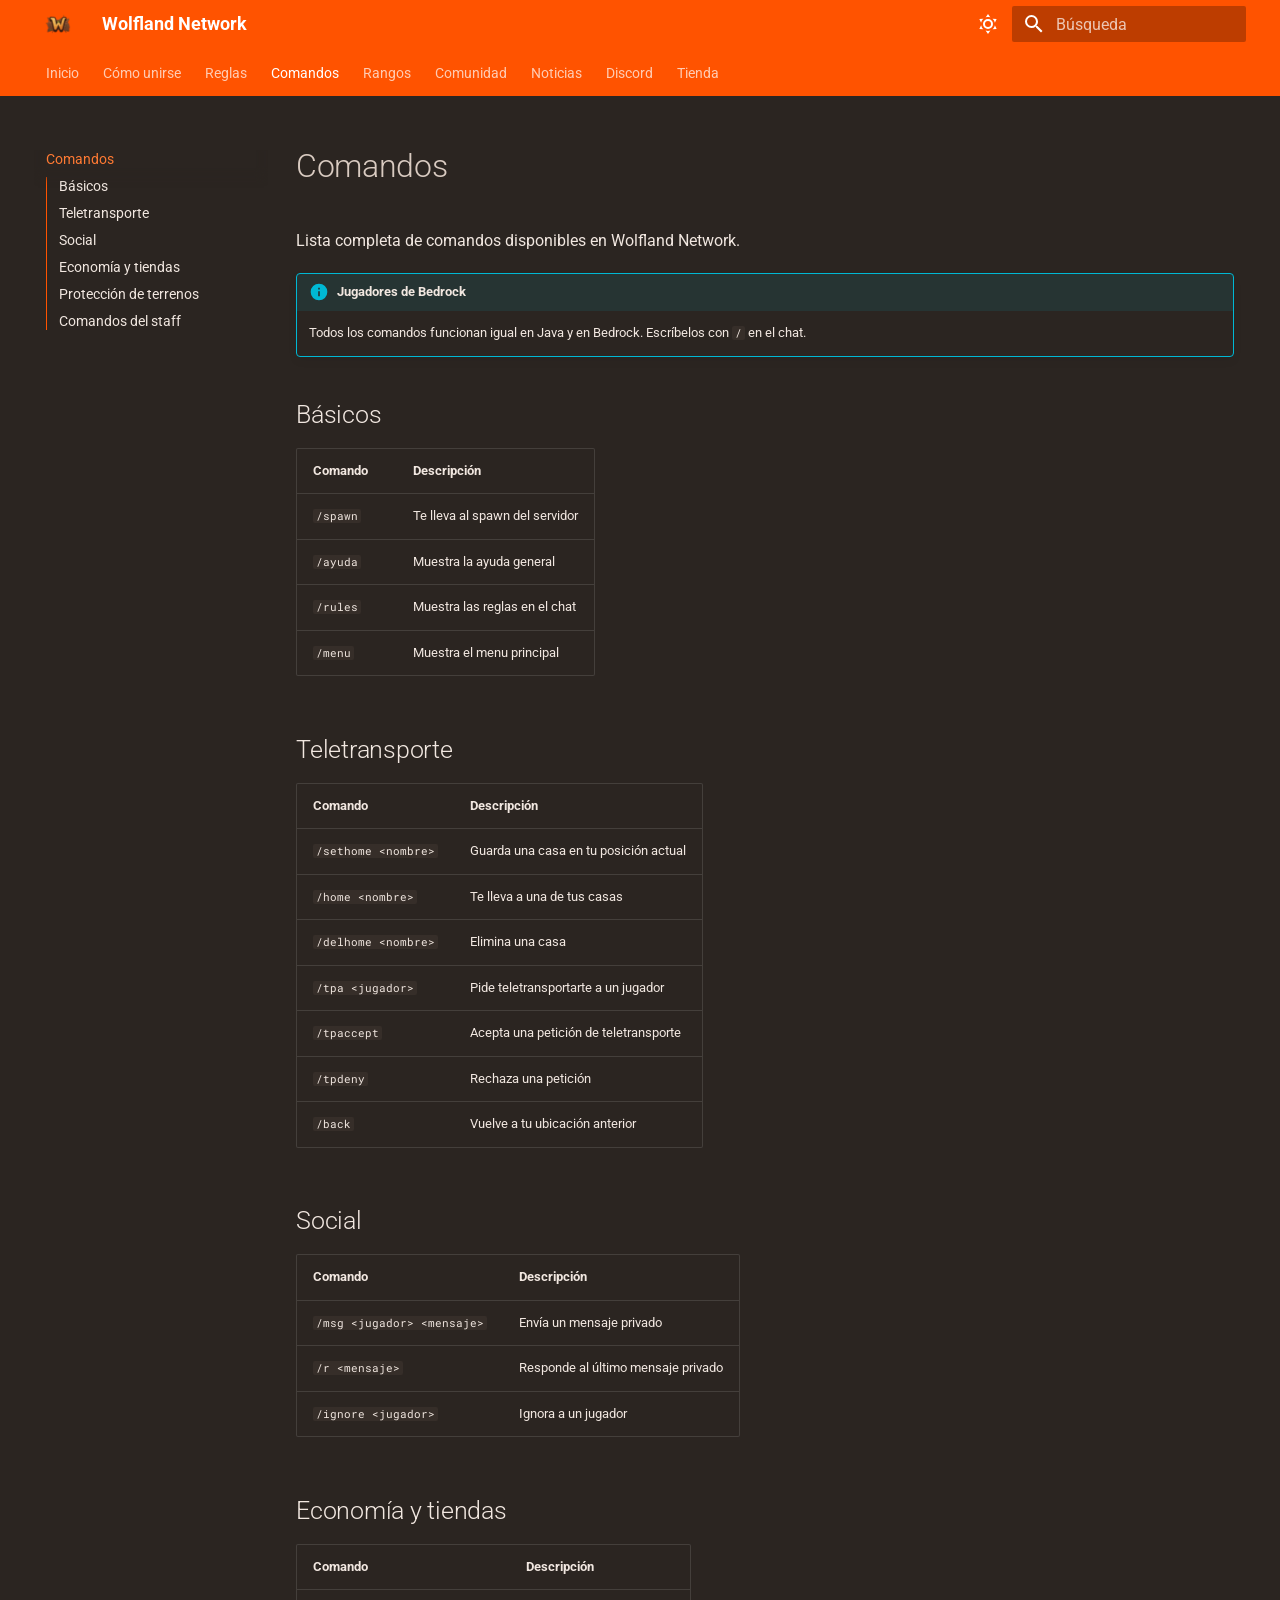
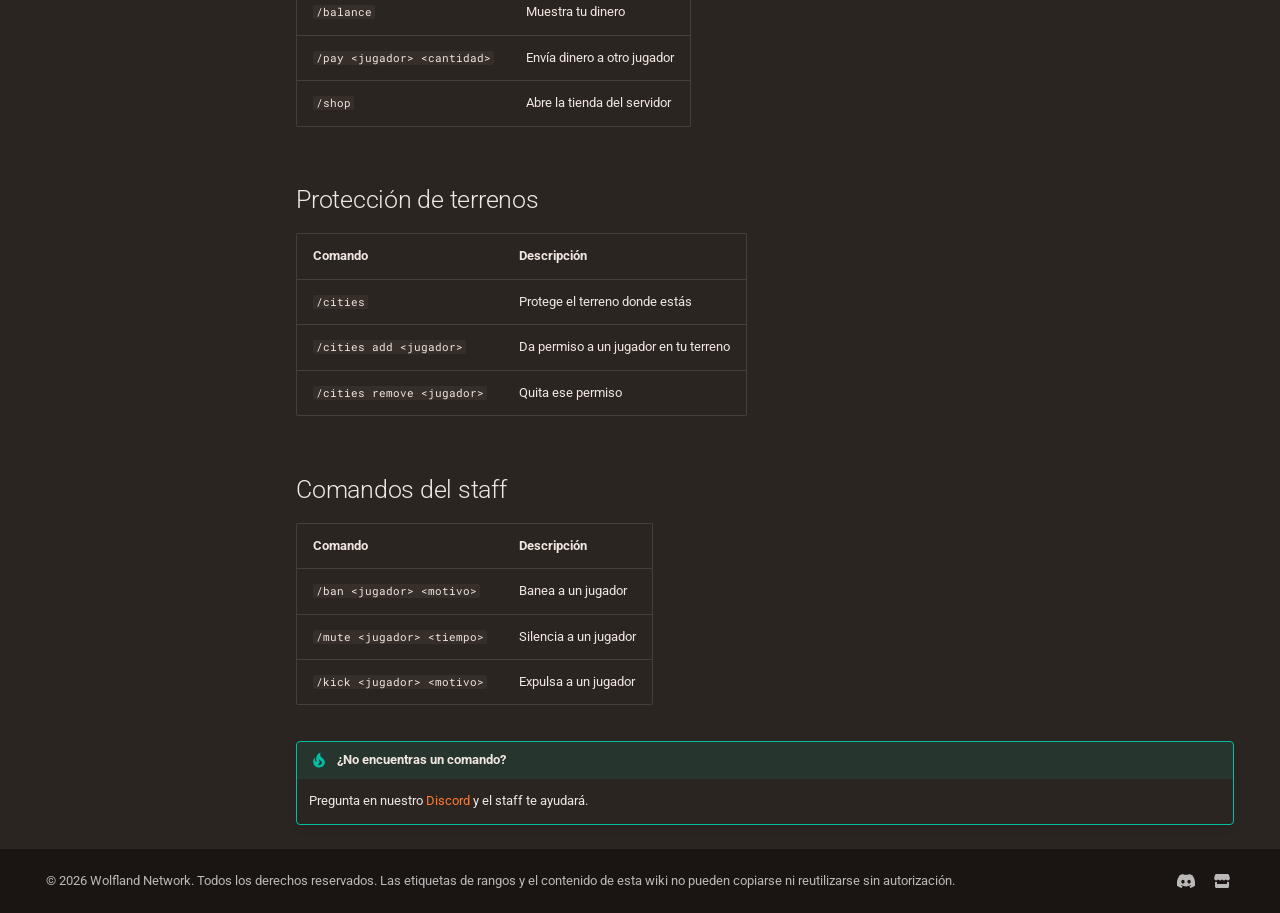
<file: comandos/index.html>
<!doctype html>
<html lang="es" class="no-js">
  <head>
    
      <meta charset="utf-8">
      <meta name="viewport" content="width=device-width,initial-scale=1">
      
        <meta name="description" content="Wiki oficial de Wolfland Network, servidor de Minecraft Survival Custom">
      
      
      
      
        <link rel="prev" href="../reglas/">
      
      
        <link rel="next" href="../rangos/">
      
      
        
      
      
      <link rel="icon" href="../assets/favicon.png">
      <meta name="generator" content="mkdocs-1.6.1, mkdocs-material-9.8.2">
    
    
      
        <title>Comandos - Wolfland Network</title>
      
    
    
      <link rel="stylesheet" href="../assets/stylesheets/main.57a0d79d.min.css">
      
        
        <link rel="stylesheet" href="../assets/stylesheets/palette.fb2fffe2.min.css">
      
      


    
    
      
    
    
      
        
        
        <link rel="preconnect" href="https://fonts.gstatic.com" crossorigin>
        <link rel="stylesheet" href="https://fonts.googleapis.com/css?family=Roboto:300,300i,400,400i,700,700i%7CRoboto+Mono:400,400i,700,700i&display=fallback">
        <style>:root{--md-text-font:"Roboto";--md-code-font:"Roboto Mono"}</style>
      
    
    
      <link rel="stylesheet" href="../stylesheets/extra.css">
    
    <script>__md_scope=new URL("..",location),__md_hash=e=>[...e].reduce(((e,_)=>(e<<5)-e+_.charCodeAt(0)),0),__md_get=(e,_=localStorage,t=__md_scope)=>JSON.parse(_.getItem(t.pathname+"."+e)),__md_set=(e,_,t=localStorage,a=__md_scope)=>{try{t.setItem(a.pathname+"."+e,JSON.stringify(_))}catch(e){}}</script>
    
      

    
    
  </head>
  
  
    
    
      
    
    
    
    
    <body dir="ltr" data-md-color-scheme="slate" data-md-color-primary="custom" data-md-color-accent="custom">
  
    
    <input class="md-toggle" data-md-toggle="drawer" type="checkbox" id="__drawer" autocomplete="off">
    <input class="md-toggle" data-md-toggle="search" type="checkbox" id="__search" autocomplete="off">
    <label class="md-overlay" for="__drawer"></label>
    <div data-md-component="skip">
      
        
        <a href="#comandos" class="md-skip">
          Saltar a contenido
        </a>
      
    </div>
    <div data-md-component="announce">
      
    </div>
    
    
      

<header class="md-header" data-md-component="header">
  <nav class="md-header__inner md-grid" aria-label="Cabecera">
    <a href=".." title="Wolfland Network" class="md-header__button md-logo" aria-label="Wolfland Network" data-md-component="logo">
      
  <img src="../assets/logo.png" alt="logo">

    </a>
    <label class="md-header__button md-icon" for="__drawer">
      
      <svg xmlns="http://www.w3.org/2000/svg" viewBox="0 0 24 24"><path d="M3 6h18v2H3zm0 5h18v2H3zm0 5h18v2H3z"/></svg>
    </label>
    <div class="md-header__title" data-md-component="header-title">
      <div class="md-header__ellipsis">
        <div class="md-header__topic">
          <span class="md-ellipsis">
            Wolfland Network
          </span>
        </div>
        <div class="md-header__topic" data-md-component="header-topic">
          <span class="md-ellipsis">
            
              Comandos
            
          </span>
        </div>
      </div>
    </div>
    
      
        <form class="md-header__option" data-md-component="palette">
  
    
    
    
    <input class="md-option" data-md-color-media="" data-md-color-scheme="slate" data-md-color-primary="custom" data-md-color-accent="custom"  aria-label="Cambiar a modo claro"  type="radio" name="__palette" id="__palette_0">
    
      <label class="md-header__button md-icon" title="Cambiar a modo claro" for="__palette_1" hidden>
        <svg xmlns="http://www.w3.org/2000/svg" viewBox="0 0 24 24"><path d="M12 7a5 5 0 0 1 5 5 5 5 0 0 1-5 5 5 5 0 0 1-5-5 5 5 0 0 1 5-5m0 2a3 3 0 0 0-3 3 3 3 0 0 0 3 3 3 3 0 0 0 3-3 3 3 0 0 0-3-3m0-7 2.39 3.42C13.65 5.15 12.84 5 12 5s-1.65.15-2.39.42zM3.34 7l4.16-.35A7.2 7.2 0 0 0 5.94 8.5c-.44.74-.69 1.5-.83 2.29zm.02 10 1.76-3.77a7.131 7.131 0 0 0 2.38 4.14zM20.65 7l-1.77 3.79a7.02 7.02 0 0 0-2.38-4.15zm-.01 10-4.14.36c.59-.51 1.12-1.14 1.54-1.86.42-.73.69-1.5.83-2.29zM12 22l-2.41-3.44c.74.27 1.55.44 2.41.44.82 0 1.63-.17 2.37-.44z"/></svg>
      </label>
    
  
    
    
    
    <input class="md-option" data-md-color-media="" data-md-color-scheme="default" data-md-color-primary="custom" data-md-color-accent="custom"  aria-label="Cambiar a modo oscuro"  type="radio" name="__palette" id="__palette_1">
    
      <label class="md-header__button md-icon" title="Cambiar a modo oscuro" for="__palette_0" hidden>
        <svg xmlns="http://www.w3.org/2000/svg" viewBox="0 0 24 24"><path d="m17.75 4.09-2.53 1.94.91 3.06-2.63-1.81-2.63 1.81.91-3.06-2.53-1.94L12.44 4l1.06-3 1.06 3zm3.5 6.91-1.64 1.25.59 1.98-1.7-1.17-1.7 1.17.59-1.98L15.75 11l2.06-.05L18.5 9l.69 1.95zm-2.28 4.95c.83-.08 1.72 1.1 1.19 1.85-.32.45-.66.87-1.08 1.27C15.17 23 8.84 23 4.94 19.07c-3.91-3.9-3.91-10.24 0-14.14.4-.4.82-.76 1.27-1.08.75-.53 1.93.36 1.85 1.19-.27 2.86.69 5.83 2.89 8.02a9.96 9.96 0 0 0 8.02 2.89m-1.64 2.02a12.08 12.08 0 0 1-7.8-3.47c-2.17-2.19-3.33-5-3.49-7.82-2.81 3.14-2.7 7.96.31 10.98 3.02 3.01 7.84 3.12 10.98.31"/></svg>
      </label>
    
  
</form>
      
    
    
      <script>var palette=__md_get("__palette");if(palette&&palette.color){if("(prefers-color-scheme)"===palette.color.media){var media=matchMedia("(prefers-color-scheme: light)"),input=document.querySelector(media.matches?"[data-md-color-media='(prefers-color-scheme: light)']":"[data-md-color-media='(prefers-color-scheme: dark)']");palette.color.media=input.getAttribute("data-md-color-media"),palette.color.scheme=input.getAttribute("data-md-color-scheme"),palette.color.primary=input.getAttribute("data-md-color-primary"),palette.color.accent=input.getAttribute("data-md-color-accent")}for(var[key,value]of Object.entries(palette.color))document.body.setAttribute("data-md-color-"+key,value)}</script>
    
    
    
      
      
        <label class="md-header__button md-icon" for="__search">
          
          <svg xmlns="http://www.w3.org/2000/svg" viewBox="0 0 24 24"><path d="M9.5 3A6.5 6.5 0 0 1 16 9.5c0 1.61-.59 3.09-1.56 4.23l.27.27h.79l5 5-1.5 1.5-5-5v-.79l-.27-.27A6.52 6.52 0 0 1 9.5 16 6.5 6.5 0 0 1 3 9.5 6.5 6.5 0 0 1 9.5 3m0 2C7 5 5 7 5 9.5S7 14 9.5 14 14 12 14 9.5 12 5 9.5 5"/></svg>
        </label>
        <div class="md-search" data-md-component="search" role="dialog">
  <label class="md-search__overlay" for="__search"></label>
  <div class="md-search__inner" role="search">
    <form class="md-search__form" name="search">
      <input type="text" class="md-search__input" name="query" aria-label="Búsqueda" placeholder="Búsqueda" autocapitalize="off" autocorrect="off" autocomplete="off" spellcheck="false" data-md-component="search-query" required>
      <label class="md-search__icon md-icon" for="__search">
        
        <svg xmlns="http://www.w3.org/2000/svg" viewBox="0 0 24 24"><path d="M9.5 3A6.5 6.5 0 0 1 16 9.5c0 1.61-.59 3.09-1.56 4.23l.27.27h.79l5 5-1.5 1.5-5-5v-.79l-.27-.27A6.52 6.52 0 0 1 9.5 16 6.5 6.5 0 0 1 3 9.5 6.5 6.5 0 0 1 9.5 3m0 2C7 5 5 7 5 9.5S7 14 9.5 14 14 12 14 9.5 12 5 9.5 5"/></svg>
        
        <svg xmlns="http://www.w3.org/2000/svg" viewBox="0 0 24 24"><path d="M20 11v2H8l5.5 5.5-1.42 1.42L4.16 12l7.92-7.92L13.5 5.5 8 11z"/></svg>
      </label>
      <nav class="md-search__options" aria-label="Buscar">
        
        <button type="reset" class="md-search__icon md-icon" title="Limpiar" aria-label="Limpiar" tabindex="-1">
          
          <svg xmlns="http://www.w3.org/2000/svg" viewBox="0 0 24 24"><path d="M19 6.41 17.59 5 12 10.59 6.41 5 5 6.41 10.59 12 5 17.59 6.41 19 12 13.41 17.59 19 19 17.59 13.41 12z"/></svg>
        </button>
      </nav>
      
        <div class="md-search__suggest" data-md-component="search-suggest"></div>
      
    </form>
    <div class="md-search__output">
      <div class="md-search__scrollwrap" tabindex="0" data-md-scrollfix>
        <div class="md-search-result" data-md-component="search-result">
          <div class="md-search-result__meta">
            Inicializando búsqueda
          </div>
          <ol class="md-search-result__list" role="presentation"></ol>
        </div>
      </div>
    </div>
  </div>
</div>
      
    
    
  </nav>
  
</header>
    
    <div class="md-container" data-md-component="container">
      
      
        
          
            
<nav class="md-tabs" aria-label="Pestañas" data-md-component="tabs">
  <div class="md-grid">
    <ul class="md-tabs__list">
      
        
  
  
  
  
    <li class="md-tabs__item">
      <a href=".." class="md-tabs__link">
        
  
  
    
  
  Inicio

      </a>
    </li>
  

      
        
  
  
  
  
    <li class="md-tabs__item">
      <a href="../unirse/" class="md-tabs__link">
        
  
  
    
  
  Cómo unirse

      </a>
    </li>
  

      
        
  
  
  
  
    <li class="md-tabs__item">
      <a href="../reglas/" class="md-tabs__link">
        
  
  
    
  
  Reglas

      </a>
    </li>
  

      
        
  
  
  
    
  
  
    <li class="md-tabs__item md-tabs__item--active">
      <a href="./" class="md-tabs__link">
        
  
  
    
  
  Comandos

      </a>
    </li>
  

      
        
  
  
  
  
    
    
      <li class="md-tabs__item">
        <a href="../rangos/" class="md-tabs__link">
          
  
  
  Rangos

        </a>
      </li>
    
  

      
        
  
  
  
  
    
    
      <li class="md-tabs__item">
        <a href="../staff/" class="md-tabs__link">
          
  
  
  Comunidad

        </a>
      </li>
    
  

      
        
  
  
  
  
    <li class="md-tabs__item">
      <a href="../noticias/" class="md-tabs__link">
        
  
  
    
  
  Noticias

      </a>
    </li>
  

      
        
  
  
  
  
    <li class="md-tabs__item">
      <a href="https://discord.com/invite/jCmngqZRFV" class="md-tabs__link">
        
  
  
    
  
  Discord

      </a>
    </li>
  

      
        
  
  
  
  
    <li class="md-tabs__item">
      <a href="https://wolfland.tebex.store/" class="md-tabs__link">
        
  
  
    
  
  Tienda

      </a>
    </li>
  

      
    </ul>
  </div>
</nav>
          
        
      
      <main class="md-main" data-md-component="main">
        <div class="md-main__inner md-grid">
          
            
              
              <div class="md-sidebar md-sidebar--primary" data-md-component="sidebar" data-md-type="navigation" >
                <div class="md-sidebar__scrollwrap">
                  <div class="md-sidebar__inner">
                    


  


  

<nav class="md-nav md-nav--primary md-nav--lifted md-nav--integrated" aria-label="Navegación" data-md-level="0">
  <label class="md-nav__title" for="__drawer">
    <a href=".." title="Wolfland Network" class="md-nav__button md-logo" aria-label="Wolfland Network" data-md-component="logo">
      
  <img src="../assets/logo.png" alt="logo">

    </a>
    Wolfland Network
  </label>
  
  <ul class="md-nav__list" data-md-scrollfix>
    
      
      
  
  
  
  
    <li class="md-nav__item">
      <a href=".." class="md-nav__link">
        
  
  
  <span class="md-ellipsis">
    
  
    Inicio
  

    
  </span>
  
  

      </a>
    </li>
  

    
      
      
  
  
  
  
    <li class="md-nav__item">
      <a href="../unirse/" class="md-nav__link">
        
  
  
  <span class="md-ellipsis">
    
  
    Cómo unirse
  

    
  </span>
  
  

      </a>
    </li>
  

    
      
      
  
  
  
  
    <li class="md-nav__item">
      <a href="../reglas/" class="md-nav__link">
        
  
  
  <span class="md-ellipsis">
    
  
    Reglas
  

    
  </span>
  
  

      </a>
    </li>
  

    
      
      
  
  
    
  
  
  
    <li class="md-nav__item md-nav__item--active">
      
      <input class="md-nav__toggle md-toggle" type="checkbox" id="__toc">
      
      
        
      
      
        <label class="md-nav__link md-nav__link--active" for="__toc">
          
  
  
  <span class="md-ellipsis">
    
  
    Comandos
  

    
  </span>
  
  

          <span class="md-nav__icon md-icon"></span>
        </label>
      
      <a href="./" class="md-nav__link md-nav__link--active">
        
  
  
  <span class="md-ellipsis">
    
  
    Comandos
  

    
  </span>
  
  

      </a>
      
        

<nav class="md-nav md-nav--secondary" aria-label="Tabla de contenidos">
  
  
  
    
  
  
    <label class="md-nav__title" for="__toc">
      <span class="md-nav__icon md-icon"></span>
      Tabla de contenidos
    </label>
    <ul class="md-nav__list" data-md-component="toc" data-md-scrollfix>
      
        <li class="md-nav__item">
  <a href="#basicos" class="md-nav__link">
    <span class="md-ellipsis">
      
        Básicos
      
    </span>
  </a>
  
</li>
      
        <li class="md-nav__item">
  <a href="#teletransporte" class="md-nav__link">
    <span class="md-ellipsis">
      
        Teletransporte
      
    </span>
  </a>
  
</li>
      
        <li class="md-nav__item">
  <a href="#social" class="md-nav__link">
    <span class="md-ellipsis">
      
        Social
      
    </span>
  </a>
  
</li>
      
        <li class="md-nav__item">
  <a href="#economia-y-tiendas" class="md-nav__link">
    <span class="md-ellipsis">
      
        Economía y tiendas
      
    </span>
  </a>
  
</li>
      
        <li class="md-nav__item">
  <a href="#proteccion-de-terrenos" class="md-nav__link">
    <span class="md-ellipsis">
      
        Protección de terrenos
      
    </span>
  </a>
  
</li>
      
        <li class="md-nav__item">
  <a href="#comandos-del-staff" class="md-nav__link">
    <span class="md-ellipsis">
      
        Comandos del staff
      
    </span>
  </a>
  
</li>
      
    </ul>
  
</nav>
      
    </li>
  

    
      
      
  
  
  
  
    
    
    
    
      
      
    
    
    <li class="md-nav__item md-nav__item--nested">
      
        
        
        <input class="md-nav__toggle md-toggle " type="checkbox" id="__nav_5" >
        
          
          <label class="md-nav__link" for="__nav_5" id="__nav_5_label" tabindex="0">
            
  
  
  <span class="md-ellipsis">
    
  
    Rangos
  

    
  </span>
  
  

            <span class="md-nav__icon md-icon"></span>
          </label>
        
        <nav class="md-nav" data-md-level="1" aria-labelledby="__nav_5_label" aria-expanded="false">
          <label class="md-nav__title" for="__nav_5">
            <span class="md-nav__icon md-icon"></span>
            
  
    Rangos
  

          </label>
          <ul class="md-nav__list" data-md-scrollfix>
            
              
                
  
  
  
  
    <li class="md-nav__item">
      <a href="../rangos/" class="md-nav__link">
        
  
  
  <span class="md-ellipsis">
    
  
    Todos los rangos
  

    
  </span>
  
  

      </a>
    </li>
  

              
            
              
                
  
  
  
  
    <li class="md-nav__item">
      <a href="../rangos-premium/" class="md-nav__link">
        
  
  
  <span class="md-ellipsis">
    
  
    Rangos Premium
  

    
  </span>
  
  

      </a>
    </li>
  

              
            
              
                
  
  
  
  
    <li class="md-nav__item">
      <a href="../rangos-media/" class="md-nav__link">
        
  
  
  <span class="md-ellipsis">
    
  
    Rangos Media
  

    
  </span>
  
  

      </a>
    </li>
  

              
            
          </ul>
        </nav>
      
    </li>
  

    
      
      
  
  
  
  
    
    
    
    
      
      
    
    
    <li class="md-nav__item md-nav__item--nested">
      
        
        
        <input class="md-nav__toggle md-toggle " type="checkbox" id="__nav_6" >
        
          
          <label class="md-nav__link" for="__nav_6" id="__nav_6_label" tabindex="0">
            
  
  
  <span class="md-ellipsis">
    
  
    Comunidad
  

    
  </span>
  
  

            <span class="md-nav__icon md-icon"></span>
          </label>
        
        <nav class="md-nav" data-md-level="1" aria-labelledby="__nav_6_label" aria-expanded="false">
          <label class="md-nav__title" for="__nav_6">
            <span class="md-nav__icon md-icon"></span>
            
  
    Comunidad
  

          </label>
          <ul class="md-nav__list" data-md-scrollfix>
            
              
                
  
  
  
  
    <li class="md-nav__item">
      <a href="../staff/" class="md-nav__link">
        
  
  
  <span class="md-ellipsis">
    
  
    Staff
  

    
  </span>
  
  

      </a>
    </li>
  

              
            
              
                
  
  
  
  
    <li class="md-nav__item">
      <a href="../postulaciones/" class="md-nav__link">
        
  
  
  <span class="md-ellipsis">
    
  
    Postulaciones
  

    
  </span>
  
  

      </a>
    </li>
  

              
            
              
                
  
  
  
  
    <li class="md-nav__item">
      <a href="../eventos/" class="md-nav__link">
        
  
  
  <span class="md-ellipsis">
    
  
    Eventos
  

    
  </span>
  
  

      </a>
    </li>
  

              
            
              
                
  
  
  
  
    <li class="md-nav__item">
      <a href="../servicios/" class="md-nav__link">
        
  
  
  <span class="md-ellipsis">
    
  
    Servicios de contenido
  

    
  </span>
  
  

      </a>
    </li>
  

              
            
          </ul>
        </nav>
      
    </li>
  

    
      
      
  
  
  
  
    <li class="md-nav__item">
      <a href="../noticias/" class="md-nav__link">
        
  
  
  <span class="md-ellipsis">
    
  
    Noticias
  

    
  </span>
  
  

      </a>
    </li>
  

    
      
      
  
  
  
  
    <li class="md-nav__item">
      <a href="https://discord.com/invite/jCmngqZRFV" class="md-nav__link">
        
  
  
  <span class="md-ellipsis">
    
  
    Discord
  

    
  </span>
  
  

      </a>
    </li>
  

    
      
      
  
  
  
  
    <li class="md-nav__item">
      <a href="https://wolfland.tebex.store/" class="md-nav__link">
        
  
  
  <span class="md-ellipsis">
    
  
    Tienda
  

    
  </span>
  
  

      </a>
    </li>
  

    
  </ul>
</nav>
                  </div>
                </div>
              </div>
            
            
          
          
            <div class="md-content" data-md-component="content">
              
              <article class="md-content__inner md-typeset">
                
                  



<h1 id="comandos">Comandos<a class="headerlink" href="#comandos" title="Permanent link">&para;</a></h1>
<p>Lista completa de comandos disponibles en Wolfland Network.</p>
<div class="admonition info">
<p class="admonition-title">Jugadores de Bedrock</p>
<p>Todos los comandos funcionan igual en Java y en Bedrock. Escríbelos con <code>/</code> en el chat.</p>
</div>
<h2 id="basicos">Básicos<a class="headerlink" href="#basicos" title="Permanent link">&para;</a></h2>
<table>
<thead>
<tr>
<th>Comando</th>
<th>Descripción</th>
</tr>
</thead>
<tbody>
<tr>
<td><code>/spawn</code></td>
<td>Te lleva al spawn del servidor</td>
</tr>
<tr>
<td><code>/ayuda</code></td>
<td>Muestra la ayuda general</td>
</tr>
<tr>
<td><code>/rules</code></td>
<td>Muestra las reglas en el chat</td>
</tr>
<tr>
<td><code>/menu</code></td>
<td>Muestra el menu principal</td>
</tr>
</tbody>
</table>
<h2 id="teletransporte">Teletransporte<a class="headerlink" href="#teletransporte" title="Permanent link">&para;</a></h2>
<table>
<thead>
<tr>
<th>Comando</th>
<th>Descripción</th>
</tr>
</thead>
<tbody>
<tr>
<td><code>/sethome &lt;nombre&gt;</code></td>
<td>Guarda una casa en tu posición actual</td>
</tr>
<tr>
<td><code>/home &lt;nombre&gt;</code></td>
<td>Te lleva a una de tus casas</td>
</tr>
<tr>
<td><code>/delhome &lt;nombre&gt;</code></td>
<td>Elimina una casa</td>
</tr>
<tr>
<td><code>/tpa &lt;jugador&gt;</code></td>
<td>Pide teletransportarte a un jugador</td>
</tr>
<tr>
<td><code>/tpaccept</code></td>
<td>Acepta una petición de teletransporte</td>
</tr>
<tr>
<td><code>/tpdeny</code></td>
<td>Rechaza una petición</td>
</tr>
<tr>
<td><code>/back</code></td>
<td>Vuelve a tu ubicación anterior</td>
</tr>
</tbody>
</table>
<h2 id="social">Social<a class="headerlink" href="#social" title="Permanent link">&para;</a></h2>
<table>
<thead>
<tr>
<th>Comando</th>
<th>Descripción</th>
</tr>
</thead>
<tbody>
<tr>
<td><code>/msg &lt;jugador&gt; &lt;mensaje&gt;</code></td>
<td>Envía un mensaje privado</td>
</tr>
<tr>
<td><code>/r &lt;mensaje&gt;</code></td>
<td>Responde al último mensaje privado</td>
</tr>
<tr>
<td><code>/ignore &lt;jugador&gt;</code></td>
<td>Ignora a un jugador</td>
</tr>
</tbody>
</table>
<h2 id="economia-y-tiendas">Economía y tiendas<a class="headerlink" href="#economia-y-tiendas" title="Permanent link">&para;</a></h2>
<table>
<thead>
<tr>
<th>Comando</th>
<th>Descripción</th>
</tr>
</thead>
<tbody>
<tr>
<td><code>/balance</code></td>
<td>Muestra tu dinero</td>
</tr>
<tr>
<td><code>/pay &lt;jugador&gt; &lt;cantidad&gt;</code></td>
<td>Envía dinero a otro jugador</td>
</tr>
<tr>
<td><code>/shop</code></td>
<td>Abre la tienda del servidor</td>
</tr>
</tbody>
</table>
<h2 id="proteccion-de-terrenos">Protección de terrenos<a class="headerlink" href="#proteccion-de-terrenos" title="Permanent link">&para;</a></h2>
<table>
<thead>
<tr>
<th>Comando</th>
<th>Descripción</th>
</tr>
</thead>
<tbody>
<tr>
<td><code>/cities</code></td>
<td>Protege el terreno donde estás</td>
</tr>
<tr>
<td><code>/cities add &lt;jugador&gt;</code></td>
<td>Da permiso a un jugador en tu terreno</td>
</tr>
<tr>
<td><code>/cities remove &lt;jugador&gt;</code></td>
<td>Quita ese permiso</td>
</tr>
</tbody>
</table>
<h2 id="comandos-del-staff">Comandos del staff<a class="headerlink" href="#comandos-del-staff" title="Permanent link">&para;</a></h2>
<table>
<thead>
<tr>
<th>Comando</th>
<th>Descripción</th>
</tr>
</thead>
<tbody>
<tr>
<td><code>/ban &lt;jugador&gt; &lt;motivo&gt;</code></td>
<td>Banea a un jugador</td>
</tr>
<tr>
<td><code>/mute &lt;jugador&gt; &lt;tiempo&gt;</code></td>
<td>Silencia a un jugador</td>
</tr>
<tr>
<td><code>/kick &lt;jugador&gt; &lt;motivo&gt;</code></td>
<td>Expulsa a un jugador</td>
</tr>
</tbody>
</table>
<div class="admonition tip">
<p class="admonition-title">¿No encuentras un comando?</p>
<p>Pregunta en nuestro <a href="https://discord.com/invite/jCmngqZRFV">Discord</a> y el staff te ayudará.</p>
</div>












                
              </article>
            </div>
          
          
<script>var target=document.getElementById(location.hash.slice(1));target&&target.name&&(target.checked=target.name.startsWith("__tabbed_"))</script>
        </div>
        
          <button type="button" class="md-top md-icon" data-md-component="top" hidden>
  
  <svg xmlns="http://www.w3.org/2000/svg" viewBox="0 0 24 24"><path d="M13 20h-2V8l-5.5 5.5-1.42-1.42L12 4.16l7.92 7.92-1.42 1.42L13 8z"/></svg>
  Volver al principio
</button>
        
      </main>
      
        <footer class="md-footer">
  
  <div class="md-footer-meta md-typeset">
    <div class="md-footer-meta__inner md-grid">
      <div class="md-copyright">
  
    <div class="md-copyright__highlight">
      © 2026 Wolfland Network. Todos los derechos reservados. Las etiquetas de rangos y el contenido de esta wiki no pueden copiarse ni reutilizarse sin autorización.
    </div>
  
  
</div>
      
        
<div class="md-social">
  
    
    
    
    
    <a href="https://discord.com/invite/jCmngqZRFV" target="_blank" rel="noopener" title="Discord de Wolfland Network" class="md-social__link">
      <svg xmlns="http://www.w3.org/2000/svg" viewBox="0 0 576 512"><!--! Font Awesome Free 7.1.0 by @fontawesome - https://fontawesome.com License - https://fontawesome.com/license/free (Icons: CC BY 4.0, Fonts: SIL OFL 1.1, Code: MIT License) Copyright 2025 Fonticons, Inc.--><path d="M492.5 69.8c-.2-.3-.4-.6-.8-.7-38.1-17.5-78.4-30-119.7-37.1-.4-.1-.8 0-1.1.1s-.6.4-.8.8c-5.5 9.9-10.5 20.2-14.9 30.6-44.6-6.8-89.9-6.8-134.4 0-4.5-10.5-9.5-20.7-15.1-30.6-.2-.3-.5-.6-.8-.8s-.7-.2-1.1-.2C162.5 39 122.2 51.5 84.1 69c-.3.1-.6.4-.8.7C7.1 183.5-13.8 294.6-3.6 404.2c0 .3.1.5.2.8s.3.4.5.6c44.4 32.9 94 58 146.8 74.2.4.1.8.1 1.1 0s.7-.4.9-.7c11.3-15.4 21.4-31.8 30-48.8.1-.2.2-.5.2-.8s0-.5-.1-.8-.2-.5-.4-.6-.4-.3-.7-.4c-15.8-6.1-31.2-13.4-45.9-21.9-.3-.2-.5-.4-.7-.6s-.3-.6-.3-.9 0-.6.2-.9.3-.5.6-.7c3.1-2.3 6.2-4.7 9.1-7.1.3-.2.6-.4.9-.4s.7 0 1 .1c96.2 43.9 200.4 43.9 295.5 0 .3-.1.7-.2 1-.2s.7.2.9.4c2.9 2.4 6 4.9 9.1 7.2.2.2.4.4.6.7s.2.6.2.9-.1.6-.3.9-.4.5-.6.6c-14.7 8.6-30 15.9-45.9 21.8-.2.1-.5.2-.7.4s-.3.4-.4.7-.1.5-.1.8.1.5.2.8c8.8 17 18.8 33.3 30 48.8.2.3.6.6.9.7s.8.1 1.1 0c52.9-16.2 102.6-41.3 147.1-74.2.2-.2.4-.4.5-.6s.2-.5.2-.8c12.3-126.8-20.5-236.9-86.9-334.5zm-302 267.7c-29 0-52.8-26.6-52.8-59.2s23.4-59.2 52.8-59.2c29.7 0 53.3 26.8 52.8 59.2 0 32.7-23.4 59.2-52.8 59.2m195.4 0c-29 0-52.8-26.6-52.8-59.2s23.4-59.2 52.8-59.2c29.7 0 53.3 26.8 52.8 59.2 0 32.7-23.2 59.2-52.8 59.2"/></svg>
    </a>
  
    
    
    
    
    <a href="https://wolfland.tebex.store/" target="_blank" rel="noopener" title="Tienda de Wolfland Network" class="md-social__link">
      <svg xmlns="http://www.w3.org/2000/svg" viewBox="0 0 512 512"><!--! Font Awesome Free 7.1.0 by @fontawesome - https://fontawesome.com License - https://fontawesome.com/license/free (Icons: CC BY 4.0, Fonts: SIL OFL 1.1, Code: MIT License) Copyright 2025 Fonticons, Inc.--><path d="M30.7 72.3C37.6 48.4 59.5 32 84.4 32h344c24.9 0 46.8 16.4 53.8 40.3l23.4 80.2c12.8 43.7-20.1 87.5-65.6 87.5-26.3 0-49.4-14.9-60.8-37.1-11.6 21.9-34.6 37.1-61.4 37.1-26.6 0-49.7-15-61.3-37-11.6 22-34.7 37-61.3 37-26.8 0-49.8-15.1-61.4-37.1C122.4 225 99.3 240 73 240c-45.6 0-78.4-43.7-65.6-87.5zM96.4 352h320v-66.4c7.6 1.6 15.5 2.4 23.5 2.4 14.3 0 28-2.6 40.5-7.2V432c0 26.5-21.5 48-48 48h-352c-26.5 0-48-21.5-48-48V280.8c12.5 4.6 26.1 7.2 40.5 7.2 8.1 0 15.9-.8 23.5-2.4z"/></svg>
    </a>
  
</div>
      
    </div>
  </div>
</footer>
      
    </div>
    <div class="md-dialog" data-md-component="dialog">
      <div class="md-dialog__inner md-typeset"></div>
    </div>
    
    
    
      
      
      <script id="__config" type="application/json">{"annotate": null, "base": "..", "features": ["navigation.tabs", "navigation.top", "toc.integrate", "search.suggest", "search.highlight", "content.code.copy"], "search": "../assets/javascripts/workers/search.a7633da7.min.js", "tags": null, "translations": {"clipboard.copied": "Copiado al portapapeles", "clipboard.copy": "Copiar al portapapeles", "search.result.more.one": "1 m\u00e1s en esta p\u00e1gina", "search.result.more.other": "# m\u00e1s en esta p\u00e1gina", "search.result.none": "No se encontraron documentos", "search.result.one": "1 documento encontrado", "search.result.other": "# documentos encontrados", "search.result.placeholder": "Teclee para comenzar b\u00fasqueda", "search.result.term.missing": "Falta", "select.version": "Seleccionar versi\u00f3n"}, "version": null}</script>
    
    
      <script src="../assets/javascripts/bundle.a5f9d56c.min.js"></script>
      
        <script src="../javascripts/protect.js"></script>
      
    
  </body>
</html>
</file>
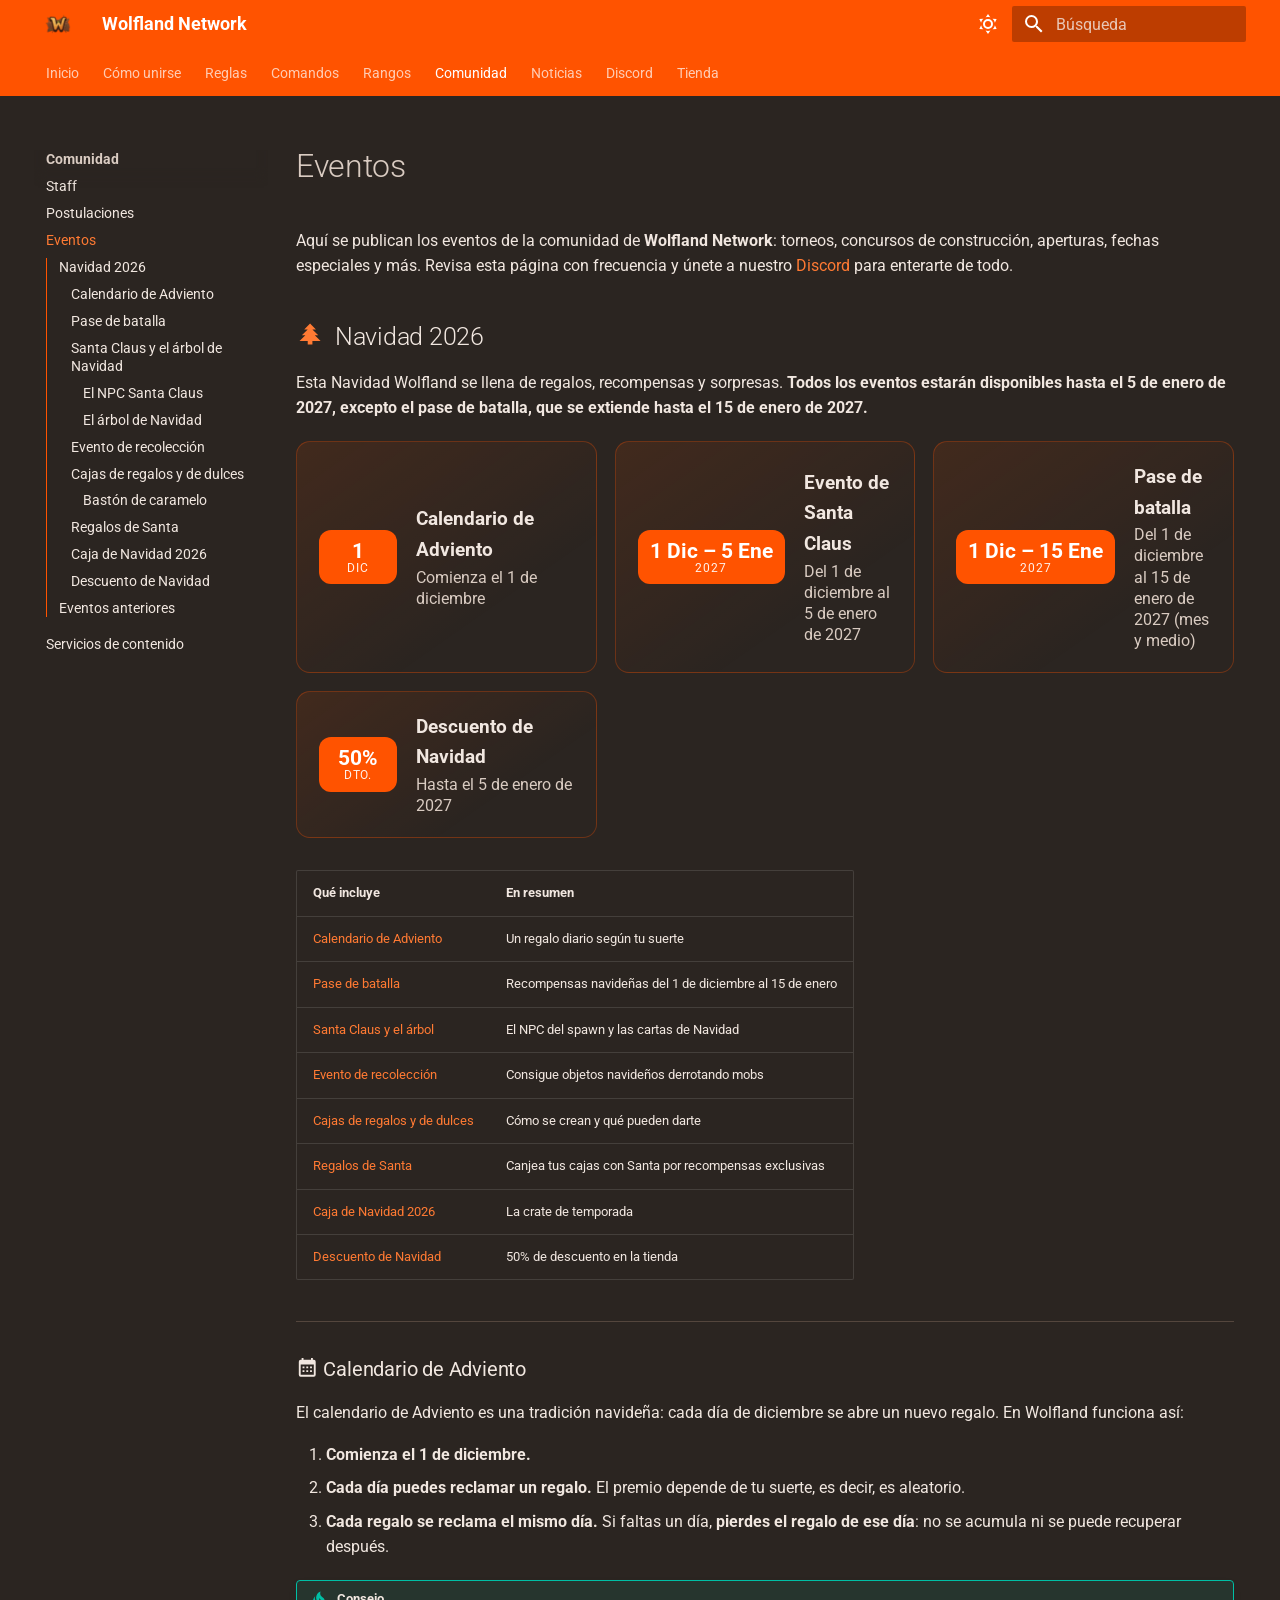
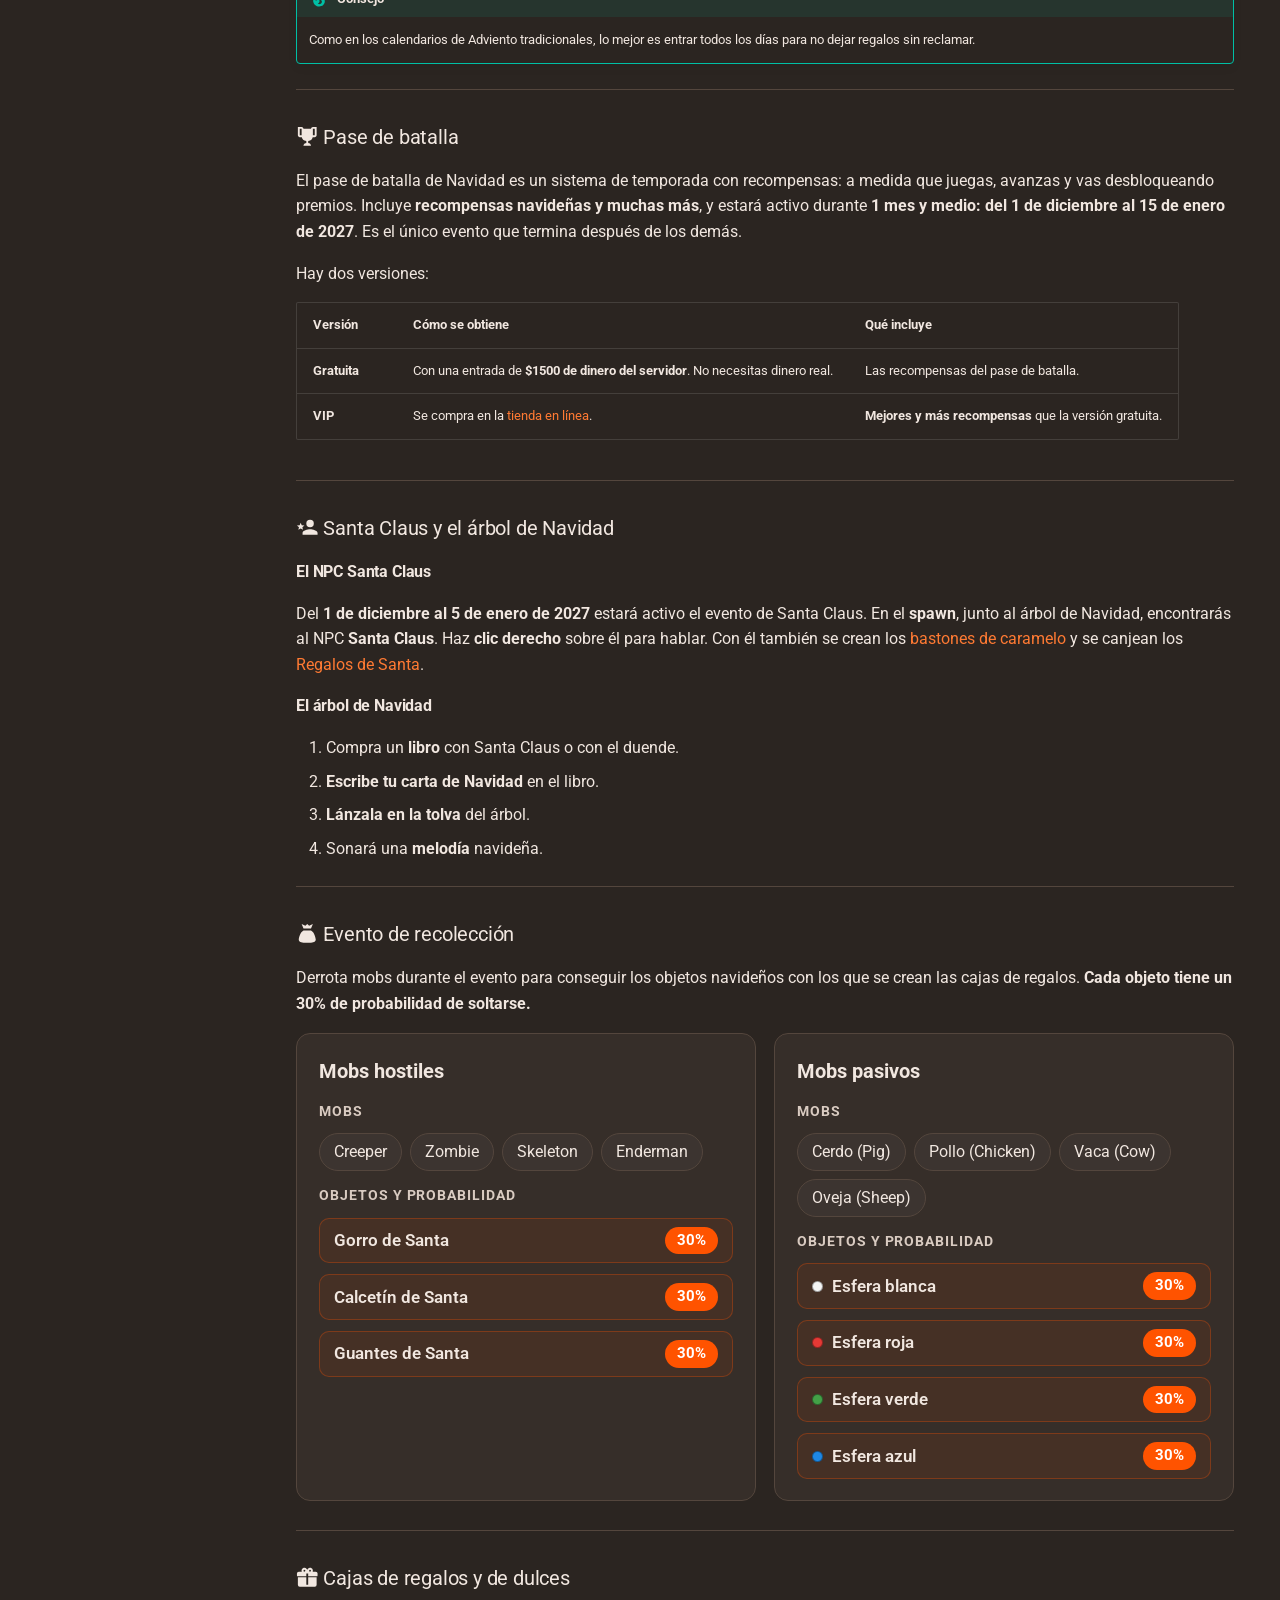
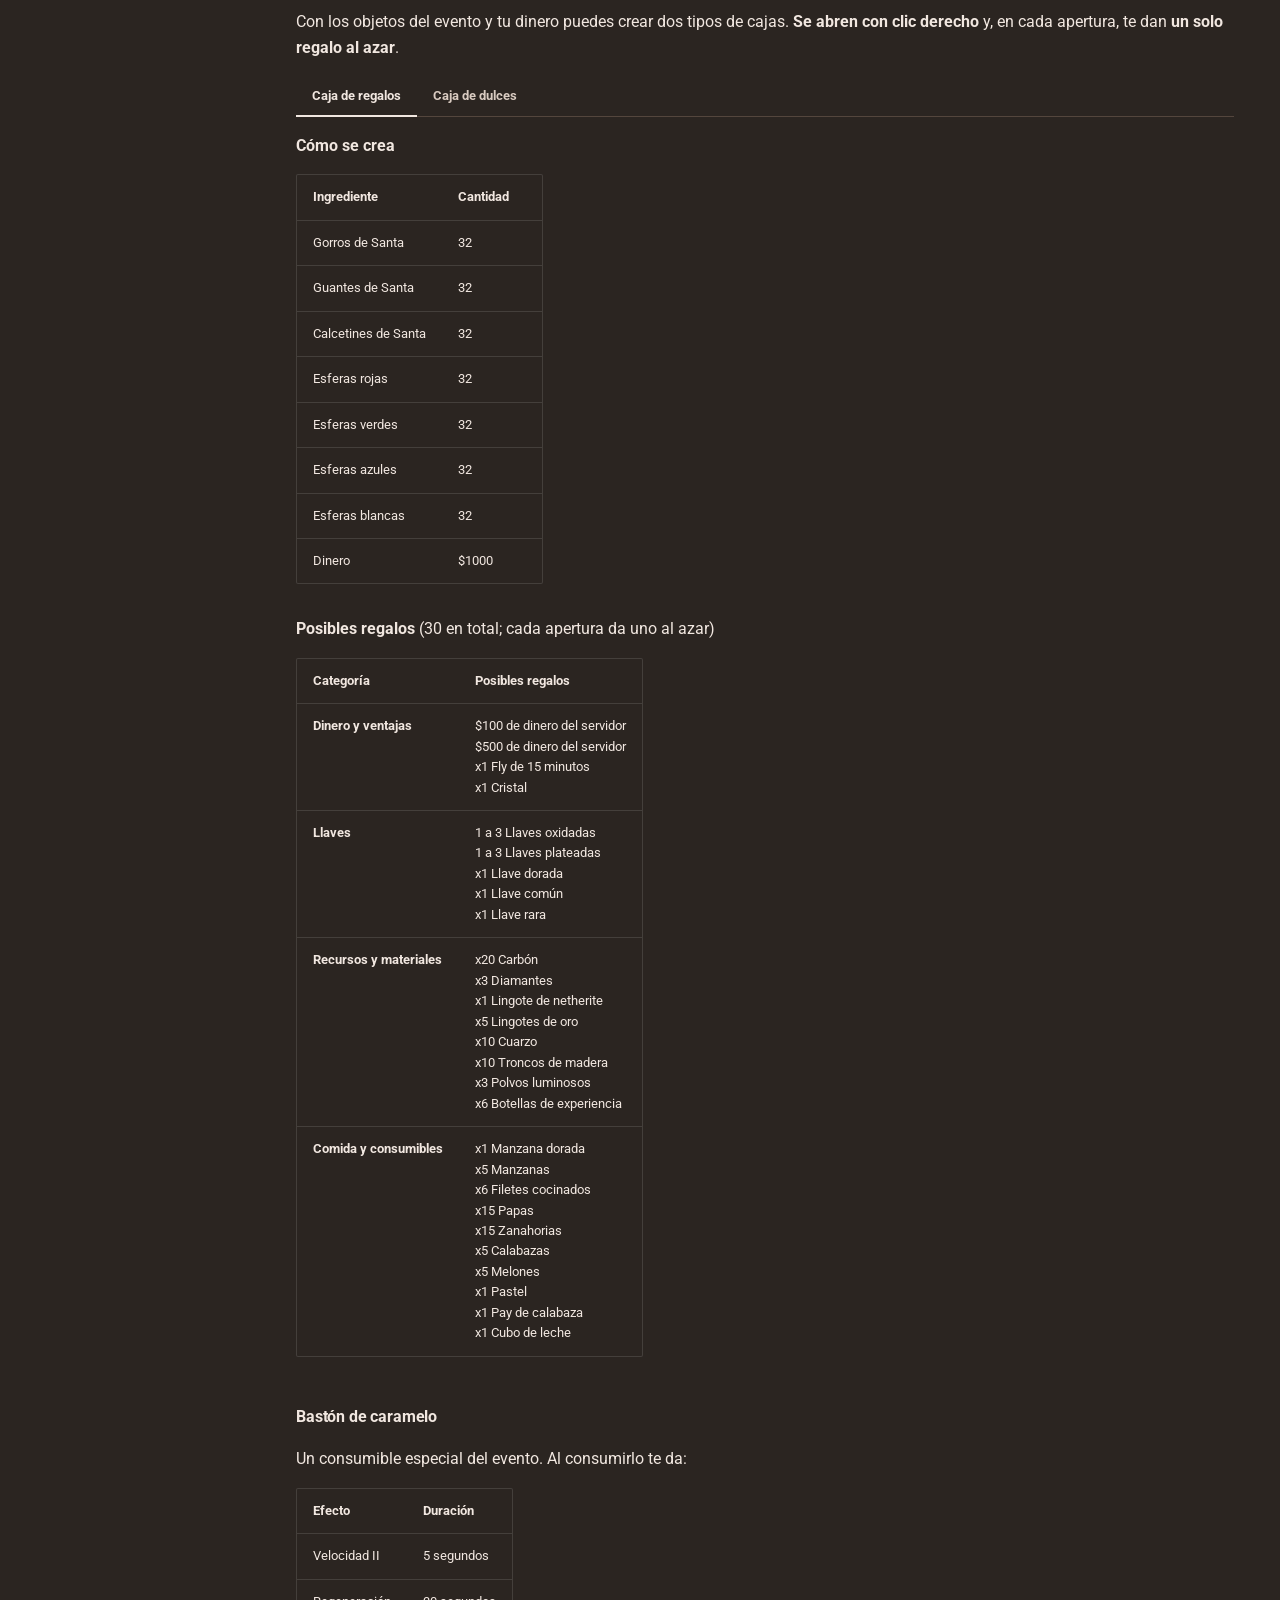
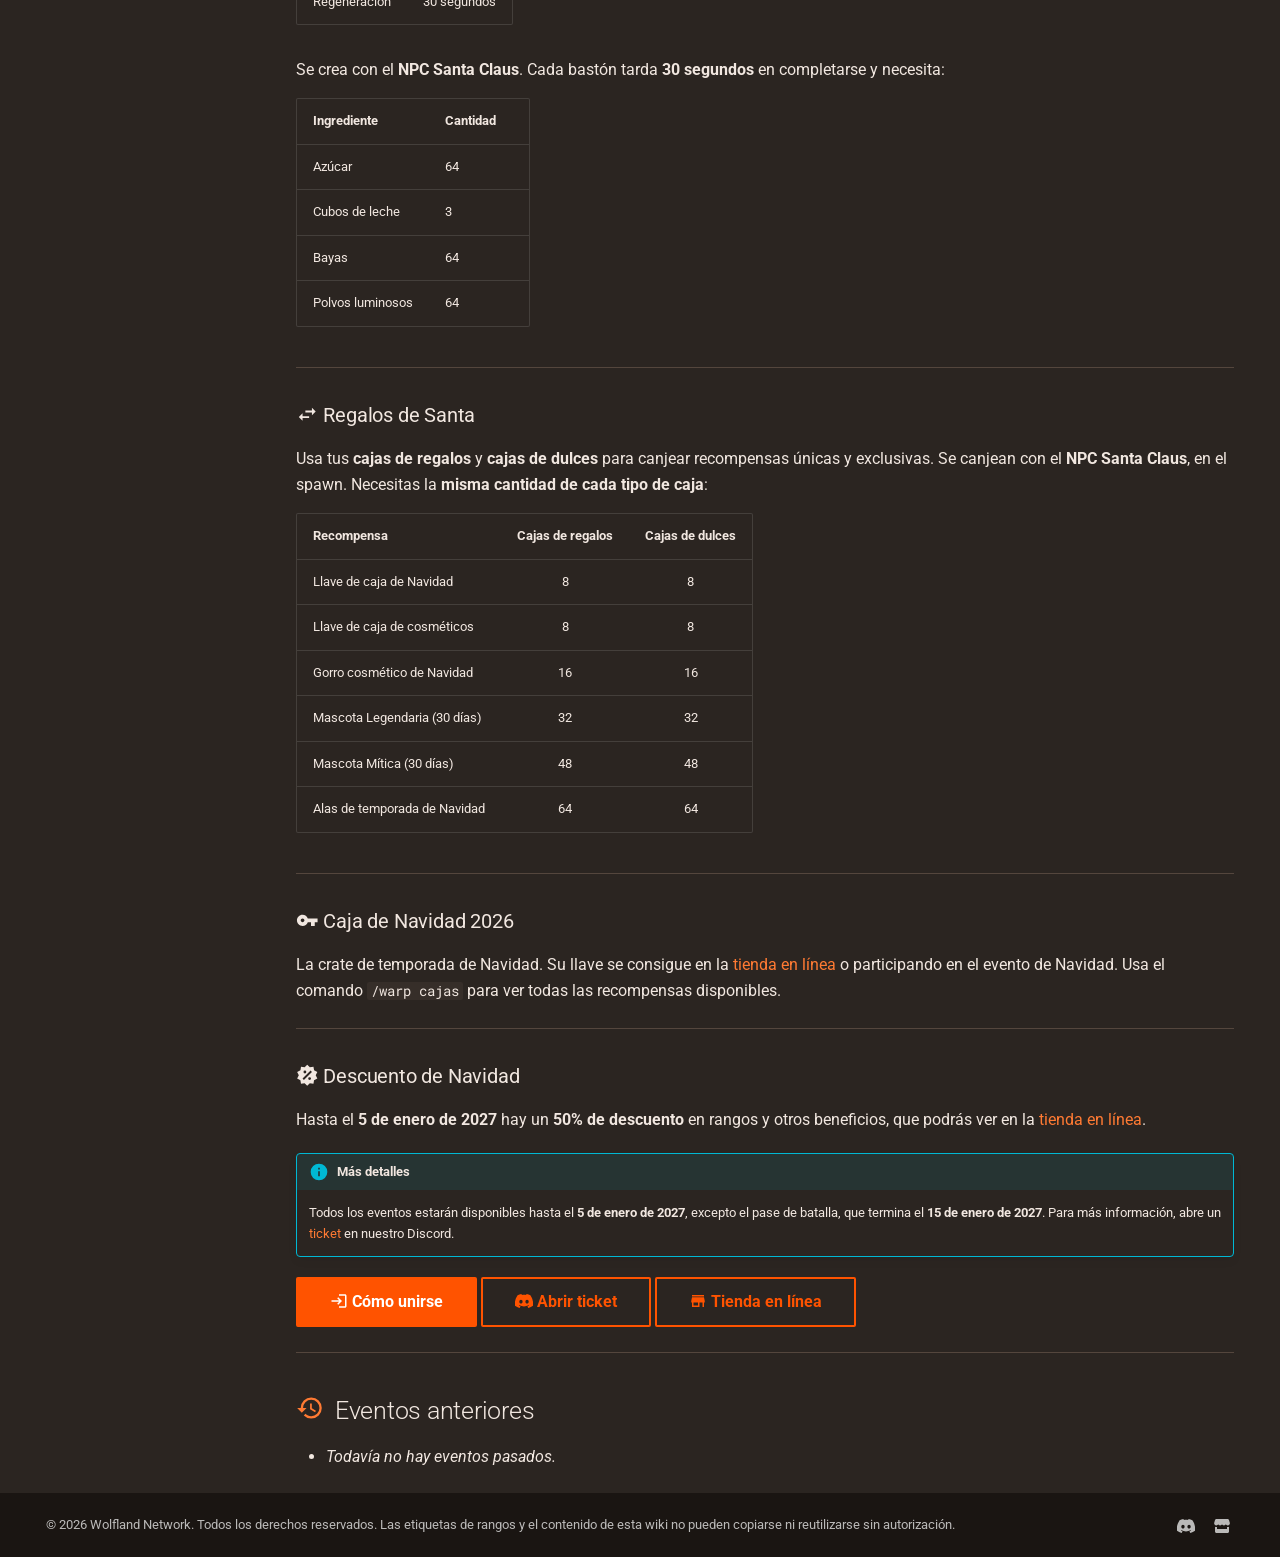
<file: eventos/index.html>
<!doctype html>
<html lang="es" class="no-js">
  <head>
    
      <meta charset="utf-8">
      <meta name="viewport" content="width=device-width,initial-scale=1">
      
        <meta name="description" content="Wiki oficial de Wolfland Network, servidor de Minecraft Survival Custom">
      
      
      
      
        <link rel="prev" href="../postulaciones/">
      
      
        <link rel="next" href="../servicios/">
      
      
        
      
      
      <link rel="icon" href="../assets/favicon.png">
      <meta name="generator" content="mkdocs-1.6.1, mkdocs-material-9.8.2">
    
    
      
        <title>Eventos - Wolfland Network</title>
      
    
    
      <link rel="stylesheet" href="../assets/stylesheets/main.57a0d79d.min.css">
      
        
        <link rel="stylesheet" href="../assets/stylesheets/palette.fb2fffe2.min.css">
      
      


    
    
      
    
    
      
        
        
        <link rel="preconnect" href="https://fonts.gstatic.com" crossorigin>
        <link rel="stylesheet" href="https://fonts.googleapis.com/css?family=Roboto:300,300i,400,400i,700,700i%7CRoboto+Mono:400,400i,700,700i&display=fallback">
        <style>:root{--md-text-font:"Roboto";--md-code-font:"Roboto Mono"}</style>
      
    
    
      <link rel="stylesheet" href="../stylesheets/extra.css">
    
    <script>__md_scope=new URL("..",location),__md_hash=e=>[...e].reduce(((e,_)=>(e<<5)-e+_.charCodeAt(0)),0),__md_get=(e,_=localStorage,t=__md_scope)=>JSON.parse(_.getItem(t.pathname+"."+e)),__md_set=(e,_,t=localStorage,a=__md_scope)=>{try{t.setItem(a.pathname+"."+e,JSON.stringify(_))}catch(e){}}</script>
    
      

    
    
  </head>
  
  
    
    
      
    
    
    
    
    <body dir="ltr" data-md-color-scheme="slate" data-md-color-primary="custom" data-md-color-accent="custom">
  
    
    <input class="md-toggle" data-md-toggle="drawer" type="checkbox" id="__drawer" autocomplete="off">
    <input class="md-toggle" data-md-toggle="search" type="checkbox" id="__search" autocomplete="off">
    <label class="md-overlay" for="__drawer"></label>
    <div data-md-component="skip">
      
        
        <a href="#eventos" class="md-skip">
          Saltar a contenido
        </a>
      
    </div>
    <div data-md-component="announce">
      
    </div>
    
    
      

<header class="md-header" data-md-component="header">
  <nav class="md-header__inner md-grid" aria-label="Cabecera">
    <a href=".." title="Wolfland Network" class="md-header__button md-logo" aria-label="Wolfland Network" data-md-component="logo">
      
  <img src="../assets/logo.png" alt="logo">

    </a>
    <label class="md-header__button md-icon" for="__drawer">
      
      <svg xmlns="http://www.w3.org/2000/svg" viewBox="0 0 24 24"><path d="M3 6h18v2H3zm0 5h18v2H3zm0 5h18v2H3z"/></svg>
    </label>
    <div class="md-header__title" data-md-component="header-title">
      <div class="md-header__ellipsis">
        <div class="md-header__topic">
          <span class="md-ellipsis">
            Wolfland Network
          </span>
        </div>
        <div class="md-header__topic" data-md-component="header-topic">
          <span class="md-ellipsis">
            
              Eventos
            
          </span>
        </div>
      </div>
    </div>
    
      
        <form class="md-header__option" data-md-component="palette">
  
    
    
    
    <input class="md-option" data-md-color-media="" data-md-color-scheme="slate" data-md-color-primary="custom" data-md-color-accent="custom"  aria-label="Cambiar a modo claro"  type="radio" name="__palette" id="__palette_0">
    
      <label class="md-header__button md-icon" title="Cambiar a modo claro" for="__palette_1" hidden>
        <svg xmlns="http://www.w3.org/2000/svg" viewBox="0 0 24 24"><path d="M12 7a5 5 0 0 1 5 5 5 5 0 0 1-5 5 5 5 0 0 1-5-5 5 5 0 0 1 5-5m0 2a3 3 0 0 0-3 3 3 3 0 0 0 3 3 3 3 0 0 0 3-3 3 3 0 0 0-3-3m0-7 2.39 3.42C13.65 5.15 12.84 5 12 5s-1.65.15-2.39.42zM3.34 7l4.16-.35A7.2 7.2 0 0 0 5.94 8.5c-.44.74-.69 1.5-.83 2.29zm.02 10 1.76-3.77a7.131 7.131 0 0 0 2.38 4.14zM20.65 7l-1.77 3.79a7.02 7.02 0 0 0-2.38-4.15zm-.01 10-4.14.36c.59-.51 1.12-1.14 1.54-1.86.42-.73.69-1.5.83-2.29zM12 22l-2.41-3.44c.74.27 1.55.44 2.41.44.82 0 1.63-.17 2.37-.44z"/></svg>
      </label>
    
  
    
    
    
    <input class="md-option" data-md-color-media="" data-md-color-scheme="default" data-md-color-primary="custom" data-md-color-accent="custom"  aria-label="Cambiar a modo oscuro"  type="radio" name="__palette" id="__palette_1">
    
      <label class="md-header__button md-icon" title="Cambiar a modo oscuro" for="__palette_0" hidden>
        <svg xmlns="http://www.w3.org/2000/svg" viewBox="0 0 24 24"><path d="m17.75 4.09-2.53 1.94.91 3.06-2.63-1.81-2.63 1.81.91-3.06-2.53-1.94L12.44 4l1.06-3 1.06 3zm3.5 6.91-1.64 1.25.59 1.98-1.7-1.17-1.7 1.17.59-1.98L15.75 11l2.06-.05L18.5 9l.69 1.95zm-2.28 4.95c.83-.08 1.72 1.1 1.19 1.85-.32.45-.66.87-1.08 1.27C15.17 23 8.84 23 4.94 19.07c-3.91-3.9-3.91-10.24 0-14.14.4-.4.82-.76 1.27-1.08.75-.53 1.93.36 1.85 1.19-.27 2.86.69 5.83 2.89 8.02a9.96 9.96 0 0 0 8.02 2.89m-1.64 2.02a12.08 12.08 0 0 1-7.8-3.47c-2.17-2.19-3.33-5-3.49-7.82-2.81 3.14-2.7 7.96.31 10.98 3.02 3.01 7.84 3.12 10.98.31"/></svg>
      </label>
    
  
</form>
      
    
    
      <script>var palette=__md_get("__palette");if(palette&&palette.color){if("(prefers-color-scheme)"===palette.color.media){var media=matchMedia("(prefers-color-scheme: light)"),input=document.querySelector(media.matches?"[data-md-color-media='(prefers-color-scheme: light)']":"[data-md-color-media='(prefers-color-scheme: dark)']");palette.color.media=input.getAttribute("data-md-color-media"),palette.color.scheme=input.getAttribute("data-md-color-scheme"),palette.color.primary=input.getAttribute("data-md-color-primary"),palette.color.accent=input.getAttribute("data-md-color-accent")}for(var[key,value]of Object.entries(palette.color))document.body.setAttribute("data-md-color-"+key,value)}</script>
    
    
    
      
      
        <label class="md-header__button md-icon" for="__search">
          
          <svg xmlns="http://www.w3.org/2000/svg" viewBox="0 0 24 24"><path d="M9.5 3A6.5 6.5 0 0 1 16 9.5c0 1.61-.59 3.09-1.56 4.23l.27.27h.79l5 5-1.5 1.5-5-5v-.79l-.27-.27A6.52 6.52 0 0 1 9.5 16 6.5 6.5 0 0 1 3 9.5 6.5 6.5 0 0 1 9.5 3m0 2C7 5 5 7 5 9.5S7 14 9.5 14 14 12 14 9.5 12 5 9.5 5"/></svg>
        </label>
        <div class="md-search" data-md-component="search" role="dialog">
  <label class="md-search__overlay" for="__search"></label>
  <div class="md-search__inner" role="search">
    <form class="md-search__form" name="search">
      <input type="text" class="md-search__input" name="query" aria-label="Búsqueda" placeholder="Búsqueda" autocapitalize="off" autocorrect="off" autocomplete="off" spellcheck="false" data-md-component="search-query" required>
      <label class="md-search__icon md-icon" for="__search">
        
        <svg xmlns="http://www.w3.org/2000/svg" viewBox="0 0 24 24"><path d="M9.5 3A6.5 6.5 0 0 1 16 9.5c0 1.61-.59 3.09-1.56 4.23l.27.27h.79l5 5-1.5 1.5-5-5v-.79l-.27-.27A6.52 6.52 0 0 1 9.5 16 6.5 6.5 0 0 1 3 9.5 6.5 6.5 0 0 1 9.5 3m0 2C7 5 5 7 5 9.5S7 14 9.5 14 14 12 14 9.5 12 5 9.5 5"/></svg>
        
        <svg xmlns="http://www.w3.org/2000/svg" viewBox="0 0 24 24"><path d="M20 11v2H8l5.5 5.5-1.42 1.42L4.16 12l7.92-7.92L13.5 5.5 8 11z"/></svg>
      </label>
      <nav class="md-search__options" aria-label="Buscar">
        
        <button type="reset" class="md-search__icon md-icon" title="Limpiar" aria-label="Limpiar" tabindex="-1">
          
          <svg xmlns="http://www.w3.org/2000/svg" viewBox="0 0 24 24"><path d="M19 6.41 17.59 5 12 10.59 6.41 5 5 6.41 10.59 12 5 17.59 6.41 19 12 13.41 17.59 19 19 17.59 13.41 12z"/></svg>
        </button>
      </nav>
      
        <div class="md-search__suggest" data-md-component="search-suggest"></div>
      
    </form>
    <div class="md-search__output">
      <div class="md-search__scrollwrap" tabindex="0" data-md-scrollfix>
        <div class="md-search-result" data-md-component="search-result">
          <div class="md-search-result__meta">
            Inicializando búsqueda
          </div>
          <ol class="md-search-result__list" role="presentation"></ol>
        </div>
      </div>
    </div>
  </div>
</div>
      
    
    
  </nav>
  
</header>
    
    <div class="md-container" data-md-component="container">
      
      
        
          
            
<nav class="md-tabs" aria-label="Pestañas" data-md-component="tabs">
  <div class="md-grid">
    <ul class="md-tabs__list">
      
        
  
  
  
  
    <li class="md-tabs__item">
      <a href=".." class="md-tabs__link">
        
  
  
    
  
  Inicio

      </a>
    </li>
  

      
        
  
  
  
  
    <li class="md-tabs__item">
      <a href="../unirse/" class="md-tabs__link">
        
  
  
    
  
  Cómo unirse

      </a>
    </li>
  

      
        
  
  
  
  
    <li class="md-tabs__item">
      <a href="../reglas/" class="md-tabs__link">
        
  
  
    
  
  Reglas

      </a>
    </li>
  

      
        
  
  
  
  
    <li class="md-tabs__item">
      <a href="../comandos/" class="md-tabs__link">
        
  
  
    
  
  Comandos

      </a>
    </li>
  

      
        
  
  
  
  
    
    
      <li class="md-tabs__item">
        <a href="../rangos/" class="md-tabs__link">
          
  
  
  Rangos

        </a>
      </li>
    
  

      
        
  
  
  
    
  
  
    
    
      <li class="md-tabs__item md-tabs__item--active">
        <a href="../staff/" class="md-tabs__link">
          
  
  
  Comunidad

        </a>
      </li>
    
  

      
        
  
  
  
  
    <li class="md-tabs__item">
      <a href="../noticias/" class="md-tabs__link">
        
  
  
    
  
  Noticias

      </a>
    </li>
  

      
        
  
  
  
  
    <li class="md-tabs__item">
      <a href="https://discord.com/invite/jCmngqZRFV" class="md-tabs__link">
        
  
  
    
  
  Discord

      </a>
    </li>
  

      
        
  
  
  
  
    <li class="md-tabs__item">
      <a href="https://wolfland.tebex.store/" class="md-tabs__link">
        
  
  
    
  
  Tienda

      </a>
    </li>
  

      
    </ul>
  </div>
</nav>
          
        
      
      <main class="md-main" data-md-component="main">
        <div class="md-main__inner md-grid">
          
            
              
              <div class="md-sidebar md-sidebar--primary" data-md-component="sidebar" data-md-type="navigation" >
                <div class="md-sidebar__scrollwrap">
                  <div class="md-sidebar__inner">
                    


  


  

<nav class="md-nav md-nav--primary md-nav--lifted md-nav--integrated" aria-label="Navegación" data-md-level="0">
  <label class="md-nav__title" for="__drawer">
    <a href=".." title="Wolfland Network" class="md-nav__button md-logo" aria-label="Wolfland Network" data-md-component="logo">
      
  <img src="../assets/logo.png" alt="logo">

    </a>
    Wolfland Network
  </label>
  
  <ul class="md-nav__list" data-md-scrollfix>
    
      
      
  
  
  
  
    <li class="md-nav__item">
      <a href=".." class="md-nav__link">
        
  
  
  <span class="md-ellipsis">
    
  
    Inicio
  

    
  </span>
  
  

      </a>
    </li>
  

    
      
      
  
  
  
  
    <li class="md-nav__item">
      <a href="../unirse/" class="md-nav__link">
        
  
  
  <span class="md-ellipsis">
    
  
    Cómo unirse
  

    
  </span>
  
  

      </a>
    </li>
  

    
      
      
  
  
  
  
    <li class="md-nav__item">
      <a href="../reglas/" class="md-nav__link">
        
  
  
  <span class="md-ellipsis">
    
  
    Reglas
  

    
  </span>
  
  

      </a>
    </li>
  

    
      
      
  
  
  
  
    <li class="md-nav__item">
      <a href="../comandos/" class="md-nav__link">
        
  
  
  <span class="md-ellipsis">
    
  
    Comandos
  

    
  </span>
  
  

      </a>
    </li>
  

    
      
      
  
  
  
  
    
    
    
    
      
      
    
    
    <li class="md-nav__item md-nav__item--nested">
      
        
        
        <input class="md-nav__toggle md-toggle " type="checkbox" id="__nav_5" >
        
          
          <label class="md-nav__link" for="__nav_5" id="__nav_5_label" tabindex="0">
            
  
  
  <span class="md-ellipsis">
    
  
    Rangos
  

    
  </span>
  
  

            <span class="md-nav__icon md-icon"></span>
          </label>
        
        <nav class="md-nav" data-md-level="1" aria-labelledby="__nav_5_label" aria-expanded="false">
          <label class="md-nav__title" for="__nav_5">
            <span class="md-nav__icon md-icon"></span>
            
  
    Rangos
  

          </label>
          <ul class="md-nav__list" data-md-scrollfix>
            
              
                
  
  
  
  
    <li class="md-nav__item">
      <a href="../rangos/" class="md-nav__link">
        
  
  
  <span class="md-ellipsis">
    
  
    Todos los rangos
  

    
  </span>
  
  

      </a>
    </li>
  

              
            
              
                
  
  
  
  
    <li class="md-nav__item">
      <a href="../rangos-premium/" class="md-nav__link">
        
  
  
  <span class="md-ellipsis">
    
  
    Rangos Premium
  

    
  </span>
  
  

      </a>
    </li>
  

              
            
              
                
  
  
  
  
    <li class="md-nav__item">
      <a href="../rangos-media/" class="md-nav__link">
        
  
  
  <span class="md-ellipsis">
    
  
    Rangos Media
  

    
  </span>
  
  

      </a>
    </li>
  

              
            
          </ul>
        </nav>
      
    </li>
  

    
      
      
  
  
    
  
  
  
    
    
    
    
      
        
        
      
      
    
    
    <li class="md-nav__item md-nav__item--active md-nav__item--section md-nav__item--nested">
      
        
        
        <input class="md-nav__toggle md-toggle " type="checkbox" id="__nav_6" checked>
        
          
          <label class="md-nav__link" for="__nav_6" id="__nav_6_label" tabindex="">
            
  
  
  <span class="md-ellipsis">
    
  
    Comunidad
  

    
  </span>
  
  

            <span class="md-nav__icon md-icon"></span>
          </label>
        
        <nav class="md-nav" data-md-level="1" aria-labelledby="__nav_6_label" aria-expanded="true">
          <label class="md-nav__title" for="__nav_6">
            <span class="md-nav__icon md-icon"></span>
            
  
    Comunidad
  

          </label>
          <ul class="md-nav__list" data-md-scrollfix>
            
              
                
  
  
  
  
    <li class="md-nav__item">
      <a href="../staff/" class="md-nav__link">
        
  
  
  <span class="md-ellipsis">
    
  
    Staff
  

    
  </span>
  
  

      </a>
    </li>
  

              
            
              
                
  
  
  
  
    <li class="md-nav__item">
      <a href="../postulaciones/" class="md-nav__link">
        
  
  
  <span class="md-ellipsis">
    
  
    Postulaciones
  

    
  </span>
  
  

      </a>
    </li>
  

              
            
              
                
  
  
    
  
  
  
    <li class="md-nav__item md-nav__item--active">
      
      <input class="md-nav__toggle md-toggle" type="checkbox" id="__toc">
      
      
        
      
      
        <label class="md-nav__link md-nav__link--active" for="__toc">
          
  
  
  <span class="md-ellipsis">
    
  
    Eventos
  

    
  </span>
  
  

          <span class="md-nav__icon md-icon"></span>
        </label>
      
      <a href="./" class="md-nav__link md-nav__link--active">
        
  
  
  <span class="md-ellipsis">
    
  
    Eventos
  

    
  </span>
  
  

      </a>
      
        

<nav class="md-nav md-nav--secondary" aria-label="Tabla de contenidos">
  
  
  
    
  
  
    <label class="md-nav__title" for="__toc">
      <span class="md-nav__icon md-icon"></span>
      Tabla de contenidos
    </label>
    <ul class="md-nav__list" data-md-component="toc" data-md-scrollfix>
      
        <li class="md-nav__item">
  <a href="#navidad-2026" class="md-nav__link">
    <span class="md-ellipsis">
      
        Navidad 2026
      
    </span>
  </a>
  
    <nav class="md-nav" aria-label="Navidad 2026">
      <ul class="md-nav__list">
        
          <li class="md-nav__item">
  <a href="#adviento" class="md-nav__link">
    <span class="md-ellipsis">
      
        Calendario de Adviento
      
    </span>
  </a>
  
</li>
        
          <li class="md-nav__item">
  <a href="#pase-de-batalla" class="md-nav__link">
    <span class="md-ellipsis">
      
        Pase de batalla
      
    </span>
  </a>
  
</li>
        
          <li class="md-nav__item">
  <a href="#santa" class="md-nav__link">
    <span class="md-ellipsis">
      
        Santa Claus y el árbol de Navidad
      
    </span>
  </a>
  
    <nav class="md-nav" aria-label="Santa Claus y el árbol de Navidad">
      <ul class="md-nav__list">
        
          <li class="md-nav__item">
  <a href="#el-npc-santa-claus" class="md-nav__link">
    <span class="md-ellipsis">
      
        El NPC Santa Claus
      
    </span>
  </a>
  
</li>
        
          <li class="md-nav__item">
  <a href="#el-arbol-de-navidad" class="md-nav__link">
    <span class="md-ellipsis">
      
        El árbol de Navidad
      
    </span>
  </a>
  
</li>
        
      </ul>
    </nav>
  
</li>
        
          <li class="md-nav__item">
  <a href="#recoleccion" class="md-nav__link">
    <span class="md-ellipsis">
      
        Evento de recolección
      
    </span>
  </a>
  
</li>
        
          <li class="md-nav__item">
  <a href="#cajas" class="md-nav__link">
    <span class="md-ellipsis">
      
        Cajas de regalos y de dulces
      
    </span>
  </a>
  
    <nav class="md-nav" aria-label="Cajas de regalos y de dulces">
      <ul class="md-nav__list">
        
          <li class="md-nav__item">
  <a href="#baston" class="md-nav__link">
    <span class="md-ellipsis">
      
        Bastón de caramelo
      
    </span>
  </a>
  
</li>
        
      </ul>
    </nav>
  
</li>
        
          <li class="md-nav__item">
  <a href="#canje" class="md-nav__link">
    <span class="md-ellipsis">
      
        Regalos de Santa
      
    </span>
  </a>
  
</li>
        
          <li class="md-nav__item">
  <a href="#crate" class="md-nav__link">
    <span class="md-ellipsis">
      
        Caja de Navidad 2026
      
    </span>
  </a>
  
</li>
        
          <li class="md-nav__item">
  <a href="#descuento" class="md-nav__link">
    <span class="md-ellipsis">
      
        Descuento de Navidad
      
    </span>
  </a>
  
</li>
        
      </ul>
    </nav>
  
</li>
      
        <li class="md-nav__item">
  <a href="#anteriores" class="md-nav__link">
    <span class="md-ellipsis">
      
        Eventos anteriores
      
    </span>
  </a>
  
</li>
      
    </ul>
  
</nav>
      
    </li>
  

              
            
              
                
  
  
  
  
    <li class="md-nav__item">
      <a href="../servicios/" class="md-nav__link">
        
  
  
  <span class="md-ellipsis">
    
  
    Servicios de contenido
  

    
  </span>
  
  

      </a>
    </li>
  

              
            
          </ul>
        </nav>
      
    </li>
  

    
      
      
  
  
  
  
    <li class="md-nav__item">
      <a href="../noticias/" class="md-nav__link">
        
  
  
  <span class="md-ellipsis">
    
  
    Noticias
  

    
  </span>
  
  

      </a>
    </li>
  

    
      
      
  
  
  
  
    <li class="md-nav__item">
      <a href="https://discord.com/invite/jCmngqZRFV" class="md-nav__link">
        
  
  
  <span class="md-ellipsis">
    
  
    Discord
  

    
  </span>
  
  

      </a>
    </li>
  

    
      
      
  
  
  
  
    <li class="md-nav__item">
      <a href="https://wolfland.tebex.store/" class="md-nav__link">
        
  
  
  <span class="md-ellipsis">
    
  
    Tienda
  

    
  </span>
  
  

      </a>
    </li>
  

    
  </ul>
</nav>
                  </div>
                </div>
              </div>
            
            
          
          
            <div class="md-content" data-md-component="content">
              
              <article class="md-content__inner md-typeset">
                
                  



<h1 id="eventos">Eventos<a class="headerlink" href="#eventos" title="Permanent link">&para;</a></h1>
<p>Aquí se publican los eventos de la comunidad de <strong>Wolfland Network</strong>: torneos, concursos de construcción, aperturas, fechas especiales y más. Revisa esta página con frecuencia y únete a nuestro <a href="https://discord.com/invite/jCmngqZRFV">Discord</a> para enterarte de todo.</p>
<style>
.md-typeset .ev-dates { display: grid; grid-template-columns: repeat(auto-fit, minmax(235px, 1fr)); gap: .9rem; margin: 1rem 0 1.6rem; }
.md-typeset .ev-date { display: flex; align-items: center; gap: .95rem; padding: 1rem 1.1rem; border-radius: 14px; border: 1px solid rgba(255,83,0,.3); background: linear-gradient(145deg, rgba(255,83,0,.11), transparent 70%); }
.md-typeset .ev-date-badge { flex: 0 0 auto; display: flex; flex-direction: column; align-items: center; justify-content: center; min-width: 78px; padding: .5rem .6rem; border-radius: 12px; background: #FF5300; color: #fff; line-height: 1.05; text-align: center; }
.md-typeset .ev-date-badge strong { font-size: 1.05rem; }
.md-typeset .ev-date-badge small { font-size: .6rem; letter-spacing: .08em; text-transform: uppercase; opacity: .92; }
.md-typeset .ev-date-info { display: flex; flex-direction: column; gap: .1rem; }
.md-typeset .ev-date-info strong { font-size: .96rem; }
.md-typeset .ev-date-info span { font-size: .78rem; color: var(--md-default-fg-color--light); line-height: 1.35; }
.md-typeset .ev-grid { display: grid; grid-template-columns: repeat(auto-fit, minmax(290px, 1fr)); gap: .9rem; margin: .8rem 0 1.4rem; }
.md-typeset .ev-card { display: flex; flex-direction: column; gap: .55rem; padding: 1.05rem 1.1rem; border-radius: 14px; border: 1px solid var(--md-default-fg-color--lightest); background: var(--md-code-bg-color); }
.md-typeset .ev-card-head { display: flex; align-items: center; justify-content: space-between; gap: .6rem; }
.md-typeset .ev-card-title { font-size: 1rem; font-weight: 700; }
.md-typeset .ev-prob { padding: .1rem .6rem; border-radius: 999px; background: #FF5300; color: #fff; font-size: .74rem; font-weight: 700; white-space: nowrap; }
.md-typeset .ev-label { margin-top: .15rem; font-size: .68rem; font-weight: 700; letter-spacing: .07em; text-transform: uppercase; color: var(--md-default-fg-color--light); }
.md-typeset .ev-chips { display: flex; flex-wrap: wrap; gap: .4rem; }
.md-typeset .ev-chip { display: inline-flex; align-items: center; gap: .4rem; padding: .25rem .7rem; border-radius: 999px; font-size: .8rem; border: 1px solid var(--md-default-fg-color--lightest); background: rgba(127,127,127,.08); }
.md-typeset .ev-drop { display: flex; align-items: center; justify-content: space-between; gap: .6rem; padding: .4rem .7rem; border-radius: 10px; font-size: .84rem; font-weight: 600; border: 1px solid rgba(255,83,0,.3); background: rgba(255,83,0,.08); }
.md-typeset .ev-dot { width: 11px; height: 11px; border-radius: 50%; border: 1px solid rgba(0,0,0,.35); display: inline-block; }
.md-typeset .ev-drop > span:first-child { display: inline-flex; align-items: center; gap: .45rem; }
</style>

<h2 id="navidad-2026"><span class="twemoji"><svg xmlns="http://www.w3.org/2000/svg" viewBox="0 0 24 24"><path d="M10 21v-3H3l5-5H5l5-5H7l5-5 5 5h-3l5 5h-3l5 5h-7v3z"/></svg></span> Navidad 2026<a class="headerlink" href="#navidad-2026" title="Permanent link">&para;</a></h2>
<p>Esta Navidad Wolfland se llena de regalos, recompensas y sorpresas. <strong>Todos los eventos estarán disponibles hasta el 5 de enero de 2027, excepto el pase de batalla, que se extiende hasta el 15 de enero de 2027.</strong></p>
<div class="ev-dates">
  <div class="ev-date">
    <span class="ev-date-badge"><strong>1</strong><small>Dic</small></span>
    <span class="ev-date-info"><strong>Calendario de Adviento</strong><span>Comienza el 1 de diciembre</span></span>
  </div>
  <div class="ev-date">
    <span class="ev-date-badge"><strong>1 Dic – 5 Ene</strong><small>2027</small></span>
    <span class="ev-date-info"><strong>Evento de Santa Claus</strong><span>Del 1 de diciembre al 5 de enero de 2027</span></span>
  </div>
  <div class="ev-date">
    <span class="ev-date-badge"><strong>1 Dic – 15 Ene</strong><small>2027</small></span>
    <span class="ev-date-info"><strong>Pase de batalla</strong><span>Del 1 de diciembre al 15 de enero de 2027 (mes y medio)</span></span>
  </div>
  <div class="ev-date">
    <span class="ev-date-badge"><strong>50%</strong><small>Dto.</small></span>
    <span class="ev-date-info"><strong>Descuento de Navidad</strong><span>Hasta el 5 de enero de 2027</span></span>
  </div>
</div>

<table>
<thead>
<tr>
<th>Qué incluye</th>
<th>En resumen</th>
</tr>
</thead>
<tbody>
<tr>
<td><a href="#adviento">Calendario de Adviento</a></td>
<td>Un regalo diario según tu suerte</td>
</tr>
<tr>
<td><a href="#pase-de-batalla">Pase de batalla</a></td>
<td>Recompensas navideñas del 1 de diciembre al 15 de enero</td>
</tr>
<tr>
<td><a href="#santa">Santa Claus y el árbol</a></td>
<td>El NPC del spawn y las cartas de Navidad</td>
</tr>
<tr>
<td><a href="#recoleccion">Evento de recolección</a></td>
<td>Consigue objetos navideños derrotando mobs</td>
</tr>
<tr>
<td><a href="#cajas">Cajas de regalos y de dulces</a></td>
<td>Cómo se crean y qué pueden darte</td>
</tr>
<tr>
<td><a href="#canje">Regalos de Santa</a></td>
<td>Canjea tus cajas con Santa por recompensas exclusivas</td>
</tr>
<tr>
<td><a href="#crate">Caja de Navidad 2026</a></td>
<td>La crate de temporada</td>
</tr>
<tr>
<td><a href="#descuento">Descuento de Navidad</a></td>
<td>50% de descuento en la tienda</td>
</tr>
</tbody>
</table>
<hr />
<h3 id="adviento"><span class="twemoji"><svg xmlns="http://www.w3.org/2000/svg" viewBox="0 0 24 24"><path d="M9 10v2H7v-2zm4 0v2h-2v-2zm4 0v2h-2v-2zm2-7a2 2 0 0 1 2 2v14a2 2 0 0 1-2 2H5a2 2 0 0 1-2-2V5a2 2 0 0 1 2-2h1V1h2v2h8V1h2v2zm0 16V8H5v11zM9 14v2H7v-2zm4 0v2h-2v-2zm4 0v2h-2v-2z"/></svg></span> Calendario de Adviento<a class="headerlink" href="#adviento" title="Permanent link">&para;</a></h3>
<p>El calendario de Adviento es una tradición navideña: cada día de diciembre se abre un nuevo regalo. En Wolfland funciona así:</p>
<ol>
<li><strong>Comienza el 1 de diciembre.</strong></li>
<li><strong>Cada día puedes reclamar un regalo.</strong> El premio depende de tu suerte, es decir, es aleatorio.</li>
<li><strong>Cada regalo se reclama el mismo día.</strong> Si faltas un día, <strong>pierdes el regalo de ese día</strong>: no se acumula ni se puede recuperar después.</li>
</ol>
<div class="admonition tip">
<p class="admonition-title">Consejo</p>
<p>Como en los calendarios de Adviento tradicionales, lo mejor es entrar todos los días para no dejar regalos sin reclamar.</p>
</div>
<hr />
<h3 id="pase-de-batalla"><span class="twemoji"><svg xmlns="http://www.w3.org/2000/svg" viewBox="0 0 24 24"><path d="M18 2c-.9 0-2 1-2 2H8c0-1-1.1-2-2-2H2v9c0 1 1 2 2 2h2.2c.4 2 1.7 3.7 4.8 4v2.08C8 19.54 8 22 8 22h8s0-2.46-3-2.92V17c3.1-.3 4.4-2 4.8-4H20c1 0 2-1 2-2V2zM6 11H4V4h2zm14 0h-2V4h2z"/></svg></span> Pase de batalla<a class="headerlink" href="#pase-de-batalla" title="Permanent link">&para;</a></h3>
<p>El pase de batalla de Navidad es un sistema de temporada con recompensas: a medida que juegas, avanzas y vas desbloqueando premios. Incluye <strong>recompensas navideñas y muchas más</strong>, y estará activo durante <strong>1 mes y medio: del 1 de diciembre al 15 de enero de 2027</strong>. Es el único evento que termina después de los demás.</p>
<p>Hay dos versiones:</p>
<table>
<thead>
<tr>
<th>Versión</th>
<th>Cómo se obtiene</th>
<th>Qué incluye</th>
</tr>
</thead>
<tbody>
<tr>
<td><strong>Gratuita</strong></td>
<td>Con una entrada de <strong>$1500 de dinero del servidor</strong>. No necesitas dinero real.</td>
<td>Las recompensas del pase de batalla.</td>
</tr>
<tr>
<td><strong>VIP</strong></td>
<td>Se compra en la <a href="https://wolfland.tebex.store/">tienda en línea</a>.</td>
<td><strong>Mejores y más recompensas</strong> que la versión gratuita.</td>
</tr>
</tbody>
</table>
<hr />
<h3 id="santa"><span class="twemoji"><svg xmlns="http://www.w3.org/2000/svg" viewBox="0 0 24 24"><path d="M15 14c-2.67 0-8 1.33-8 4v2h16v-2c0-2.67-5.33-4-8-4m0-2a4 4 0 0 0 4-4 4 4 0 0 0-4-4 4 4 0 0 0-4 4 4 4 0 0 0 4 4M5 13.28l2.45 1.49-.65-2.81L9 10.08l-2.89-.25L5 7.19 3.87 9.83 1 10.08l2.18 1.88-.68 2.81z"/></svg></span> Santa Claus y el árbol de Navidad<a class="headerlink" href="#santa" title="Permanent link">&para;</a></h3>
<h4 id="el-npc-santa-claus">El NPC Santa Claus<a class="headerlink" href="#el-npc-santa-claus" title="Permanent link">&para;</a></h4>
<p>Del <strong>1 de diciembre al 5 de enero de 2027</strong> estará activo el evento de Santa Claus. En el <strong>spawn</strong>, junto al árbol de Navidad, encontrarás al NPC <strong>Santa Claus</strong>. Haz <strong>clic derecho</strong> sobre él para hablar. Con él también se crean los <a href="#baston">bastones de caramelo</a> y se canjean los <a href="#canje">Regalos de Santa</a>.</p>
<h4 id="el-arbol-de-navidad">El árbol de Navidad<a class="headerlink" href="#el-arbol-de-navidad" title="Permanent link">&para;</a></h4>
<ol>
<li>Compra un <strong>libro</strong> con Santa Claus o con el duende.</li>
<li><strong>Escribe tu carta de Navidad</strong> en el libro.</li>
<li><strong>Lánzala en la tolva</strong> del árbol.</li>
<li>Sonará una <strong>melodía</strong> navideña.</li>
</ol>
<hr />
<h3 id="recoleccion"><span class="twemoji"><svg xmlns="http://www.w3.org/2000/svg" viewBox="0 0 24 24"><path d="M16 9c4 2 5 9 5 9s1 4-5 4H8c-6 0-5-4-5-4s1-7 5-9m6-5-2-2-2 2-4-2 2 5h8l2-5z"/></svg></span> Evento de recolección<a class="headerlink" href="#recoleccion" title="Permanent link">&para;</a></h3>
<p>Derrota mobs durante el evento para conseguir los objetos navideños con los que se crean las cajas de regalos. <strong>Cada objeto tiene un 30% de probabilidad de soltarse.</strong></p>
<div class="ev-grid">
  <div class="ev-card">
    <div class="ev-card-head"><span class="ev-card-title">Mobs hostiles</span></div>
    <span class="ev-label">Mobs</span>
    <div class="ev-chips"><span class="ev-chip ">Creeper</span><span class="ev-chip ">Zombie</span><span class="ev-chip ">Skeleton</span><span class="ev-chip ">Enderman</span></div>
    <span class="ev-label">Objetos y probabilidad</span>
    <div class="ev-drop"><span>Gorro de Santa</span><span class="ev-prob">30%</span></div><div class="ev-drop"><span>Calcetín de Santa</span><span class="ev-prob">30%</span></div><div class="ev-drop"><span>Guantes de Santa</span><span class="ev-prob">30%</span></div>
  </div>
  <div class="ev-card">
    <div class="ev-card-head"><span class="ev-card-title">Mobs pasivos</span></div>
    <span class="ev-label">Mobs</span>
    <div class="ev-chips"><span class="ev-chip ">Cerdo (Pig)</span><span class="ev-chip ">Pollo (Chicken)</span><span class="ev-chip ">Vaca (Cow)</span><span class="ev-chip ">Oveja (Sheep)</span></div>
    <span class="ev-label">Objetos y probabilidad</span>
    <div class="ev-drop"><span><span class="ev-dot" style="background:#f5f5f5"></span>Esfera blanca</span><span class="ev-prob">30%</span></div><div class="ev-drop"><span><span class="ev-dot" style="background:#e53935"></span>Esfera roja</span><span class="ev-prob">30%</span></div><div class="ev-drop"><span><span class="ev-dot" style="background:#43a047"></span>Esfera verde</span><span class="ev-prob">30%</span></div><div class="ev-drop"><span><span class="ev-dot" style="background:#1e88e5"></span>Esfera azul</span><span class="ev-prob">30%</span></div>
  </div>
</div>

<hr />
<h3 id="cajas"><span class="twemoji"><svg xmlns="http://www.w3.org/2000/svg" viewBox="0 0 24 24"><path d="M9.06 1.93C7.17 1.92 5.33 3.74 6.17 6H3a2 2 0 0 0-2 2v2a1 1 0 0 0 1 1h9V8h2v3h9a1 1 0 0 0 1-1V8a2 2 0 0 0-2-2h-3.17C19 2.73 14.6.42 12.57 3.24L12 4l-.57-.78c-.63-.89-1.5-1.28-2.37-1.29M9 4c.89 0 1.34 1.08.71 1.71S8 5.89 8 5a1 1 0 0 1 1-1m6 0c.89 0 1.34 1.08.71 1.71S14 5.89 14 5a1 1 0 0 1 1-1M2 12v8a2 2 0 0 0 2 2h16a2 2 0 0 0 2-2v-8h-9v8h-2v-8z"/></svg></span> Cajas de regalos y de dulces<a class="headerlink" href="#cajas" title="Permanent link">&para;</a></h3>
<p>Con los objetos del evento y tu dinero puedes crear dos tipos de cajas. <strong>Se abren con clic derecho</strong> y, en cada apertura, te dan <strong>un solo regalo al azar</strong>.</p>
<div class="tabbed-set tabbed-alternate" data-tabs="1:2"><input checked="checked" id="__tabbed_1_1" name="__tabbed_1" type="radio" /><input id="__tabbed_1_2" name="__tabbed_1" type="radio" /><div class="tabbed-labels"><label for="__tabbed_1_1">Caja de regalos</label><label for="__tabbed_1_2">Caja de dulces</label></div>
<div class="tabbed-content">
<div class="tabbed-block">
<p><strong>Cómo se crea</strong></p>
<table>
<thead>
<tr>
<th>Ingrediente</th>
<th>Cantidad</th>
</tr>
</thead>
<tbody>
<tr>
<td>Gorros de Santa</td>
<td>32</td>
</tr>
<tr>
<td>Guantes de Santa</td>
<td>32</td>
</tr>
<tr>
<td>Calcetines de Santa</td>
<td>32</td>
</tr>
<tr>
<td>Esferas rojas</td>
<td>32</td>
</tr>
<tr>
<td>Esferas verdes</td>
<td>32</td>
</tr>
<tr>
<td>Esferas azules</td>
<td>32</td>
</tr>
<tr>
<td>Esferas blancas</td>
<td>32</td>
</tr>
<tr>
<td>Dinero</td>
<td>$1000</td>
</tr>
</tbody>
</table>
<p><strong>Posibles regalos</strong> (30 en total; cada apertura da uno al azar)</p>
<table>
<thead>
<tr>
<th>Categoría</th>
<th>Posibles regalos</th>
</tr>
</thead>
<tbody>
<tr>
<td><strong>Dinero y ventajas</strong></td>
<td>$100 de dinero del servidor<br>$500 de dinero del servidor<br>x1 Fly de 15 minutos<br>x1 Cristal</td>
</tr>
<tr>
<td><strong>Llaves</strong></td>
<td>1 a 3 Llaves oxidadas<br>1 a 3 Llaves plateadas<br>x1 Llave dorada<br>x1 Llave común<br>x1 Llave rara</td>
</tr>
<tr>
<td><strong>Recursos y materiales</strong></td>
<td>x20 Carbón<br>x3 Diamantes<br>x1 Lingote de netherite<br>x5 Lingotes de oro<br>x10 Cuarzo<br>x10 Troncos de madera<br>x3 Polvos luminosos<br>x6 Botellas de experiencia</td>
</tr>
<tr>
<td><strong>Comida y consumibles</strong></td>
<td>x1 Manzana dorada<br>x5 Manzanas<br>x6 Filetes cocinados<br>x15 Papas<br>x15 Zanahorias<br>x5 Calabazas<br>x5 Melones<br>x1 Pastel<br>x1 Pay de calabaza<br>x1 Cubo de leche</td>
</tr>
</tbody>
</table>
</div>
<div class="tabbed-block">
<p>Da <strong>mejores regalos</strong> que la caja de regalos.</p>
<p><strong>Cómo se crea</strong></p>
<table>
<thead>
<tr>
<th>Ingrediente</th>
<th>Cantidad</th>
</tr>
</thead>
<tbody>
<tr>
<td>Bastones de caramelo</td>
<td>5</td>
</tr>
<tr>
<td>Dinero</td>
<td>$5000</td>
</tr>
</tbody>
</table>
<p><strong>Posibles regalos</strong> (cada apertura da uno al azar)</p>
<table>
<thead>
<tr>
<th>Categoría</th>
<th>Posibles regalos</th>
</tr>
</thead>
<tbody>
<tr>
<td><strong>Dinero y ventajas</strong></td>
<td>$1000 de dinero del servidor<br>$5000 de dinero del servidor<br>x1 Fly de 30 minutos<br>x5 Cristales</td>
</tr>
<tr>
<td><strong>Llaves</strong></td>
<td>1 a 10 Llaves oxidadas<br>1 a 5 Llaves plateadas<br>1 a 3 Llaves doradas<br>x1 Llave común<br>x1 Llave rara<br>x1 Llave de mascota legendaria<br>x1 Llave de cosméticos</td>
</tr>
<tr>
<td><strong>Bloques valiosos</strong></td>
<td>x5 Bloques de diamante<br>x5 Bloques de oro<br>x5 Bloques de hierro<br>x1 Bloque de netherite<br>x5 Bloques de esmeralda</td>
</tr>
<tr>
<td><strong>Recursos</strong></td>
<td>x20 Carbón<br>x16 Diamantes<br>x5 Lingotes de netherite<br>x16 Polvos luminosos<br>x16 Botellas de experiencia</td>
</tr>
<tr>
<td><strong>Comida y consumibles</strong></td>
<td>x5 Manzanas doradas<br>x3 Manzanas encantadas<br>x16 Filetes cocinados<br>x1 Cubo de leche<br>x16 Bayas<br>1 a 3 Bastones de caramelo</td>
</tr>
<tr>
<td><strong>Materiales exclusivos</strong></td>
<td>1 a 10 Esquirlas de amathorium<br>1 a 3 Monedas de orarium<br>1 a 3 Amathorium</td>
</tr>
</tbody>
</table>
</div>
</div>
</div>
<h4 id="baston">Bastón de caramelo<a class="headerlink" href="#baston" title="Permanent link">&para;</a></h4>
<p>Un consumible especial del evento. Al consumirlo te da:</p>
<table>
<thead>
<tr>
<th>Efecto</th>
<th>Duración</th>
</tr>
</thead>
<tbody>
<tr>
<td>Velocidad II</td>
<td>5 segundos</td>
</tr>
<tr>
<td>Regeneración</td>
<td>30 segundos</td>
</tr>
</tbody>
</table>
<p>Se crea con el <strong>NPC Santa Claus</strong>. Cada bastón tarda <strong>30 segundos</strong> en completarse y necesita:</p>
<table>
<thead>
<tr>
<th>Ingrediente</th>
<th>Cantidad</th>
</tr>
</thead>
<tbody>
<tr>
<td>Azúcar</td>
<td>64</td>
</tr>
<tr>
<td>Cubos de leche</td>
<td>3</td>
</tr>
<tr>
<td>Bayas</td>
<td>64</td>
</tr>
<tr>
<td>Polvos luminosos</td>
<td>64</td>
</tr>
</tbody>
</table>
<hr />
<h3 id="canje"><span class="twemoji"><svg xmlns="http://www.w3.org/2000/svg" viewBox="0 0 24 24"><path d="m21 9-4-4v3h-7v2h7v3M7 11l-4 4 4 4v-3h7v-2H7z"/></svg></span> Regalos de Santa<a class="headerlink" href="#canje" title="Permanent link">&para;</a></h3>
<p>Usa tus <strong>cajas de regalos</strong> y <strong>cajas de dulces</strong> para canjear recompensas únicas y exclusivas. Se canjean con el <strong>NPC Santa Claus</strong>, en el spawn. Necesitas la <strong>misma cantidad de cada tipo de caja</strong>:</p>
<table>
<thead>
<tr>
<th>Recompensa</th>
<th style="text-align: center;">Cajas de regalos</th>
<th style="text-align: center;">Cajas de dulces</th>
</tr>
</thead>
<tbody>
<tr>
<td>Llave de caja de Navidad</td>
<td style="text-align: center;">8</td>
<td style="text-align: center;">8</td>
</tr>
<tr>
<td>Llave de caja de cosméticos</td>
<td style="text-align: center;">8</td>
<td style="text-align: center;">8</td>
</tr>
<tr>
<td>Gorro cosmético de Navidad</td>
<td style="text-align: center;">16</td>
<td style="text-align: center;">16</td>
</tr>
<tr>
<td>Mascota Legendaria (30 días)</td>
<td style="text-align: center;">32</td>
<td style="text-align: center;">32</td>
</tr>
<tr>
<td>Mascota Mítica (30 días)</td>
<td style="text-align: center;">48</td>
<td style="text-align: center;">48</td>
</tr>
<tr>
<td>Alas de temporada de Navidad</td>
<td style="text-align: center;">64</td>
<td style="text-align: center;">64</td>
</tr>
</tbody>
</table>
<hr />
<h3 id="crate"><span class="twemoji"><svg xmlns="http://www.w3.org/2000/svg" viewBox="0 0 24 24"><path d="M7 14c-1.1 0-2-.9-2-2s.9-2 2-2 2 .9 2 2-.9 2-2 2m5.6-4c-.8-2.3-3-4-5.6-4-3.3 0-6 2.7-6 6s2.7 6 6 6c2.6 0 4.8-1.7 5.6-4H16v4h4v-4h3v-4z"/></svg></span> Caja de Navidad 2026<a class="headerlink" href="#crate" title="Permanent link">&para;</a></h3>
<p>La crate de temporada de Navidad. Su llave se consigue en la <a href="https://wolfland.tebex.store/">tienda en línea</a> o participando en el evento de Navidad. Usa el comando <code>/warp cajas</code> para ver todas las recompensas disponibles.</p>
<hr />
<h3 id="descuento"><span class="twemoji"><svg xmlns="http://www.w3.org/2000/svg" viewBox="0 0 24 24"><path d="m18.65 2.85.61 3.86 3.51 1.79L21 12l1.78 3.5-3.54 1.79-.61 3.86-3.89-.61-2.77 2.76-2.78-2.8-3.86.64-.62-3.89-3.49-1.78L3 11.97 1.23 8.5l3.51-1.81.61-3.83 3.87.64L12 .69l2.77 2.77zM9.5 7A1.5 1.5 0 0 0 8 8.5 1.5 1.5 0 0 0 9.5 10 1.5 1.5 0 0 0 11 8.5 1.5 1.5 0 0 0 9.5 7m5 7a1.5 1.5 0 0 0-1.5 1.5 1.5 1.5 0 0 0 1.5 1.5 1.5 1.5 0 0 0 1.5-1.5 1.5 1.5 0 0 0-1.5-1.5m-6.09 3L17 8.41 15.59 7 7 15.59z"/></svg></span> Descuento de Navidad<a class="headerlink" href="#descuento" title="Permanent link">&para;</a></h3>
<p>Hasta el <strong>5 de enero de 2027</strong> hay un <strong>50% de descuento</strong> en rangos y otros beneficios, que podrás ver en la <a href="https://wolfland.tebex.store/">tienda en línea</a>.</p>
<div class="admonition info">
<p class="admonition-title">Más detalles</p>
<p>Todos los eventos estarán disponibles hasta el <strong>5 de enero de 2027</strong>, excepto el pase de batalla, que termina el <strong>15 de enero de 2027</strong>. Para más información, abre un <a href="https://discord.com/invite/jCmngqZRFV">ticket</a> en nuestro Discord.</p>
</div>
<p><a class="md-button md-button--primary" href="../unirse/"><span class="twemoji"><svg xmlns="http://www.w3.org/2000/svg" viewBox="0 0 24 24"><path d="M11 7 9.6 8.4l2.6 2.6H2v2h10.2l-2.6 2.6L11 17l5-5zm9 12h-8v2h8c1.1 0 2-.9 2-2V5c0-1.1-.9-2-2-2h-8v2h8z"/></svg></span> Cómo unirse</a>
<a class="md-button" href="https://discord.com/invite/jCmngqZRFV"><span class="twemoji"><svg xmlns="http://www.w3.org/2000/svg" viewBox="0 0 576 512"><!--! Font Awesome Free 7.1.0 by @fontawesome - https://fontawesome.com License - https://fontawesome.com/license/free (Icons: CC BY 4.0, Fonts: SIL OFL 1.1, Code: MIT License) Copyright 2025 Fonticons, Inc.--><path d="M492.5 69.8c-.2-.3-.4-.6-.8-.7-38.1-17.5-78.4-30-119.7-37.1-.4-.1-.8 0-1.1.1s-.6.4-.8.8c-5.5 9.9-10.5 20.2-14.9 30.6-44.6-6.8-89.9-6.8-134.4 0-4.5-10.5-9.5-20.7-15.1-30.6-.2-.3-.5-.6-.8-.8s-.7-.2-1.1-.2C162.5 39 122.2 51.5 84.1 69c-.3.1-.6.4-.8.7C7.1 183.5-13.8 294.6-3.6 404.2c0 .3.1.5.2.8s.3.4.5.6c44.4 32.9 94 58 146.8 74.2.4.1.8.1 1.1 0s.7-.4.9-.7c11.3-15.4 21.4-31.8 30-48.8.1-.2.2-.5.2-.8s0-.5-.1-.8-.2-.5-.4-.6-.4-.3-.7-.4c-15.8-6.1-31.2-13.4-45.9-21.9-.3-.2-.5-.4-.7-.6s-.3-.6-.3-.9 0-.6.2-.9.3-.5.6-.7c3.1-2.3 6.2-4.7 9.1-7.1.3-.2.6-.4.9-.4s.7 0 1 .1c96.2 43.9 200.4 43.9 295.5 0 .3-.1.7-.2 1-.2s.7.2.9.4c2.9 2.4 6 4.9 9.1 7.2.2.2.4.4.6.7s.2.6.2.9-.1.6-.3.9-.4.5-.6.6c-14.7 8.6-30 15.9-45.9 21.8-.2.1-.5.2-.7.4s-.3.4-.4.7-.1.5-.1.8.1.5.2.8c8.8 17 18.8 33.3 30 48.8.2.3.6.6.9.7s.8.1 1.1 0c52.9-16.2 102.6-41.3 147.1-74.2.2-.2.4-.4.5-.6s.2-.5.2-.8c12.3-126.8-20.5-236.9-86.9-334.5zm-302 267.7c-29 0-52.8-26.6-52.8-59.2s23.4-59.2 52.8-59.2c29.7 0 53.3 26.8 52.8 59.2 0 32.7-23.4 59.2-52.8 59.2m195.4 0c-29 0-52.8-26.6-52.8-59.2s23.4-59.2 52.8-59.2c29.7 0 53.3 26.8 52.8 59.2 0 32.7-23.2 59.2-52.8 59.2"/></svg></span> Abrir ticket</a>
<a class="md-button" href="https://wolfland.tebex.store/"><span class="twemoji"><svg xmlns="http://www.w3.org/2000/svg" viewBox="0 0 24 24"><path d="M12 18H6v-4h6m9 0v-2l-1-5H4l-1 5v2h1v6h10v-6h4v6h2v-6m0-10H4v2h16z"/></svg></span> Tienda en línea</a></p>
<hr />
<h2 id="anteriores"><span class="twemoji"><svg xmlns="http://www.w3.org/2000/svg" viewBox="0 0 24 24"><path d="M13.5 8H12v5l4.28 2.54.72-1.21-3.5-2.08zM13 3a9 9 0 0 0-9 9H1l3.96 4.03L9 12H6a7 7 0 0 1 7-7 7 7 0 0 1 7 7 7 7 0 0 1-7 7c-1.93 0-3.68-.79-4.94-2.06l-1.42 1.42A8.9 8.9 0 0 0 13 21a9 9 0 0 0 9-9 9 9 0 0 0-9-9"/></svg></span> Eventos anteriores<a class="headerlink" href="#anteriores" title="Permanent link">&para;</a></h2>
<ul>
<li><em>Todavía no hay eventos pasados.</em></li>
</ul>












                
              </article>
            </div>
          
          
<script>var target=document.getElementById(location.hash.slice(1));target&&target.name&&(target.checked=target.name.startsWith("__tabbed_"))</script>
        </div>
        
          <button type="button" class="md-top md-icon" data-md-component="top" hidden>
  
  <svg xmlns="http://www.w3.org/2000/svg" viewBox="0 0 24 24"><path d="M13 20h-2V8l-5.5 5.5-1.42-1.42L12 4.16l7.92 7.92-1.42 1.42L13 8z"/></svg>
  Volver al principio
</button>
        
      </main>
      
        <footer class="md-footer">
  
  <div class="md-footer-meta md-typeset">
    <div class="md-footer-meta__inner md-grid">
      <div class="md-copyright">
  
    <div class="md-copyright__highlight">
      © 2026 Wolfland Network. Todos los derechos reservados. Las etiquetas de rangos y el contenido de esta wiki no pueden copiarse ni reutilizarse sin autorización.
    </div>
  
  
</div>
      
        
<div class="md-social">
  
    
    
    
    
    <a href="https://discord.com/invite/jCmngqZRFV" target="_blank" rel="noopener" title="Discord de Wolfland Network" class="md-social__link">
      <svg xmlns="http://www.w3.org/2000/svg" viewBox="0 0 576 512"><!--! Font Awesome Free 7.1.0 by @fontawesome - https://fontawesome.com License - https://fontawesome.com/license/free (Icons: CC BY 4.0, Fonts: SIL OFL 1.1, Code: MIT License) Copyright 2025 Fonticons, Inc.--><path d="M492.5 69.8c-.2-.3-.4-.6-.8-.7-38.1-17.5-78.4-30-119.7-37.1-.4-.1-.8 0-1.1.1s-.6.4-.8.8c-5.5 9.9-10.5 20.2-14.9 30.6-44.6-6.8-89.9-6.8-134.4 0-4.5-10.5-9.5-20.7-15.1-30.6-.2-.3-.5-.6-.8-.8s-.7-.2-1.1-.2C162.5 39 122.2 51.5 84.1 69c-.3.1-.6.4-.8.7C7.1 183.5-13.8 294.6-3.6 404.2c0 .3.1.5.2.8s.3.4.5.6c44.4 32.9 94 58 146.8 74.2.4.1.8.1 1.1 0s.7-.4.9-.7c11.3-15.4 21.4-31.8 30-48.8.1-.2.2-.5.2-.8s0-.5-.1-.8-.2-.5-.4-.6-.4-.3-.7-.4c-15.8-6.1-31.2-13.4-45.9-21.9-.3-.2-.5-.4-.7-.6s-.3-.6-.3-.9 0-.6.2-.9.3-.5.6-.7c3.1-2.3 6.2-4.7 9.1-7.1.3-.2.6-.4.9-.4s.7 0 1 .1c96.2 43.9 200.4 43.9 295.5 0 .3-.1.7-.2 1-.2s.7.2.9.4c2.9 2.4 6 4.9 9.1 7.2.2.2.4.4.6.7s.2.6.2.9-.1.6-.3.9-.4.5-.6.6c-14.7 8.6-30 15.9-45.9 21.8-.2.1-.5.2-.7.4s-.3.4-.4.7-.1.5-.1.8.1.5.2.8c8.8 17 18.8 33.3 30 48.8.2.3.6.6.9.7s.8.1 1.1 0c52.9-16.2 102.6-41.3 147.1-74.2.2-.2.4-.4.5-.6s.2-.5.2-.8c12.3-126.8-20.5-236.9-86.9-334.5zm-302 267.7c-29 0-52.8-26.6-52.8-59.2s23.4-59.2 52.8-59.2c29.7 0 53.3 26.8 52.8 59.2 0 32.7-23.4 59.2-52.8 59.2m195.4 0c-29 0-52.8-26.6-52.8-59.2s23.4-59.2 52.8-59.2c29.7 0 53.3 26.8 52.8 59.2 0 32.7-23.2 59.2-52.8 59.2"/></svg>
    </a>
  
    
    
    
    
    <a href="https://wolfland.tebex.store/" target="_blank" rel="noopener" title="Tienda de Wolfland Network" class="md-social__link">
      <svg xmlns="http://www.w3.org/2000/svg" viewBox="0 0 512 512"><!--! Font Awesome Free 7.1.0 by @fontawesome - https://fontawesome.com License - https://fontawesome.com/license/free (Icons: CC BY 4.0, Fonts: SIL OFL 1.1, Code: MIT License) Copyright 2025 Fonticons, Inc.--><path d="M30.7 72.3C37.6 48.4 59.5 32 84.4 32h344c24.9 0 46.8 16.4 53.8 40.3l23.4 80.2c12.8 43.7-20.1 87.5-65.6 87.5-26.3 0-49.4-14.9-60.8-37.1-11.6 21.9-34.6 37.1-61.4 37.1-26.6 0-49.7-15-61.3-37-11.6 22-34.7 37-61.3 37-26.8 0-49.8-15.1-61.4-37.1C122.4 225 99.3 240 73 240c-45.6 0-78.4-43.7-65.6-87.5zM96.4 352h320v-66.4c7.6 1.6 15.5 2.4 23.5 2.4 14.3 0 28-2.6 40.5-7.2V432c0 26.5-21.5 48-48 48h-352c-26.5 0-48-21.5-48-48V280.8c12.5 4.6 26.1 7.2 40.5 7.2 8.1 0 15.9-.8 23.5-2.4z"/></svg>
    </a>
  
</div>
      
    </div>
  </div>
</footer>
      
    </div>
    <div class="md-dialog" data-md-component="dialog">
      <div class="md-dialog__inner md-typeset"></div>
    </div>
    
    
    
      
      
      <script id="__config" type="application/json">{"annotate": null, "base": "..", "features": ["navigation.tabs", "navigation.top", "toc.integrate", "search.suggest", "search.highlight", "content.code.copy"], "search": "../assets/javascripts/workers/search.a7633da7.min.js", "tags": null, "translations": {"clipboard.copied": "Copiado al portapapeles", "clipboard.copy": "Copiar al portapapeles", "search.result.more.one": "1 m\u00e1s en esta p\u00e1gina", "search.result.more.other": "# m\u00e1s en esta p\u00e1gina", "search.result.none": "No se encontraron documentos", "search.result.one": "1 documento encontrado", "search.result.other": "# documentos encontrados", "search.result.placeholder": "Teclee para comenzar b\u00fasqueda", "search.result.term.missing": "Falta", "select.version": "Seleccionar versi\u00f3n"}, "version": null}</script>
    
    
      <script src="../assets/javascripts/bundle.a5f9d56c.min.js"></script>
      
        <script src="../javascripts/protect.js"></script>
      
    
  </body>
</html>
</file>
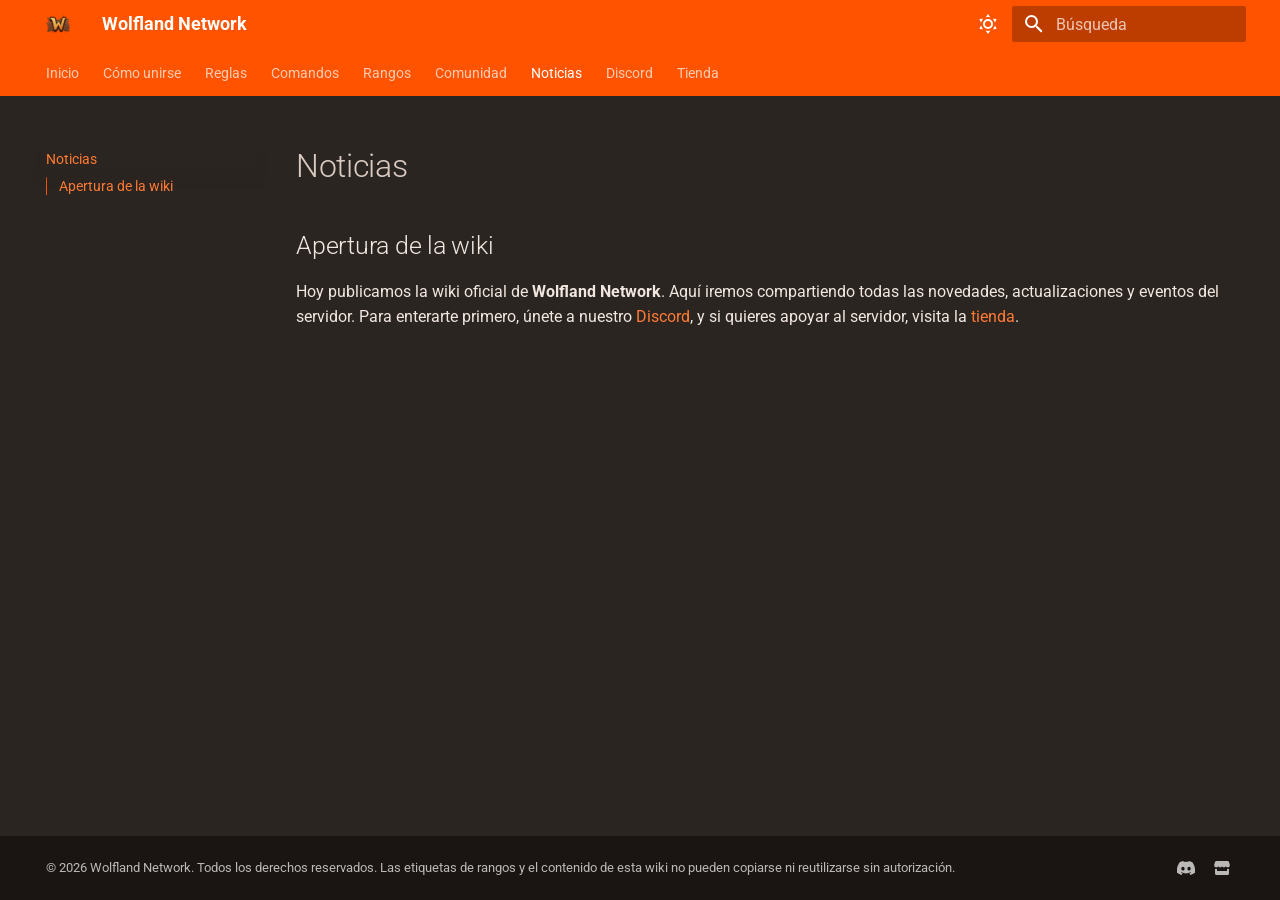
<file: noticias/index.html>
<!doctype html>
<html lang="es" class="no-js">
  <head>
    
      <meta charset="utf-8">
      <meta name="viewport" content="width=device-width,initial-scale=1">
      
        <meta name="description" content="Wiki oficial de Wolfland Network, servidor de Minecraft Survival Custom">
      
      
      
      
        <link rel="prev" href="../servicios/">
      
      
      
        
      
      
      <link rel="icon" href="../assets/favicon.png">
      <meta name="generator" content="mkdocs-1.6.1, mkdocs-material-9.8.2">
    
    
      
        <title>Noticias - Wolfland Network</title>
      
    
    
      <link rel="stylesheet" href="../assets/stylesheets/main.57a0d79d.min.css">
      
        
        <link rel="stylesheet" href="../assets/stylesheets/palette.fb2fffe2.min.css">
      
      


    
    
      
    
    
      
        
        
        <link rel="preconnect" href="https://fonts.gstatic.com" crossorigin>
        <link rel="stylesheet" href="https://fonts.googleapis.com/css?family=Roboto:300,300i,400,400i,700,700i%7CRoboto+Mono:400,400i,700,700i&display=fallback">
        <style>:root{--md-text-font:"Roboto";--md-code-font:"Roboto Mono"}</style>
      
    
    
      <link rel="stylesheet" href="../stylesheets/extra.css">
    
    <script>__md_scope=new URL("..",location),__md_hash=e=>[...e].reduce(((e,_)=>(e<<5)-e+_.charCodeAt(0)),0),__md_get=(e,_=localStorage,t=__md_scope)=>JSON.parse(_.getItem(t.pathname+"."+e)),__md_set=(e,_,t=localStorage,a=__md_scope)=>{try{t.setItem(a.pathname+"."+e,JSON.stringify(_))}catch(e){}}</script>
    
      

    
    
  </head>
  
  
    
    
      
    
    
    
    
    <body dir="ltr" data-md-color-scheme="slate" data-md-color-primary="custom" data-md-color-accent="custom">
  
    
    <input class="md-toggle" data-md-toggle="drawer" type="checkbox" id="__drawer" autocomplete="off">
    <input class="md-toggle" data-md-toggle="search" type="checkbox" id="__search" autocomplete="off">
    <label class="md-overlay" for="__drawer"></label>
    <div data-md-component="skip">
      
        
        <a href="#noticias" class="md-skip">
          Saltar a contenido
        </a>
      
    </div>
    <div data-md-component="announce">
      
    </div>
    
    
      

<header class="md-header" data-md-component="header">
  <nav class="md-header__inner md-grid" aria-label="Cabecera">
    <a href=".." title="Wolfland Network" class="md-header__button md-logo" aria-label="Wolfland Network" data-md-component="logo">
      
  <img src="../assets/logo.png" alt="logo">

    </a>
    <label class="md-header__button md-icon" for="__drawer">
      
      <svg xmlns="http://www.w3.org/2000/svg" viewBox="0 0 24 24"><path d="M3 6h18v2H3zm0 5h18v2H3zm0 5h18v2H3z"/></svg>
    </label>
    <div class="md-header__title" data-md-component="header-title">
      <div class="md-header__ellipsis">
        <div class="md-header__topic">
          <span class="md-ellipsis">
            Wolfland Network
          </span>
        </div>
        <div class="md-header__topic" data-md-component="header-topic">
          <span class="md-ellipsis">
            
              Noticias
            
          </span>
        </div>
      </div>
    </div>
    
      
        <form class="md-header__option" data-md-component="palette">
  
    
    
    
    <input class="md-option" data-md-color-media="" data-md-color-scheme="slate" data-md-color-primary="custom" data-md-color-accent="custom"  aria-label="Cambiar a modo claro"  type="radio" name="__palette" id="__palette_0">
    
      <label class="md-header__button md-icon" title="Cambiar a modo claro" for="__palette_1" hidden>
        <svg xmlns="http://www.w3.org/2000/svg" viewBox="0 0 24 24"><path d="M12 7a5 5 0 0 1 5 5 5 5 0 0 1-5 5 5 5 0 0 1-5-5 5 5 0 0 1 5-5m0 2a3 3 0 0 0-3 3 3 3 0 0 0 3 3 3 3 0 0 0 3-3 3 3 0 0 0-3-3m0-7 2.39 3.42C13.65 5.15 12.84 5 12 5s-1.65.15-2.39.42zM3.34 7l4.16-.35A7.2 7.2 0 0 0 5.94 8.5c-.44.74-.69 1.5-.83 2.29zm.02 10 1.76-3.77a7.131 7.131 0 0 0 2.38 4.14zM20.65 7l-1.77 3.79a7.02 7.02 0 0 0-2.38-4.15zm-.01 10-4.14.36c.59-.51 1.12-1.14 1.54-1.86.42-.73.69-1.5.83-2.29zM12 22l-2.41-3.44c.74.27 1.55.44 2.41.44.82 0 1.63-.17 2.37-.44z"/></svg>
      </label>
    
  
    
    
    
    <input class="md-option" data-md-color-media="" data-md-color-scheme="default" data-md-color-primary="custom" data-md-color-accent="custom"  aria-label="Cambiar a modo oscuro"  type="radio" name="__palette" id="__palette_1">
    
      <label class="md-header__button md-icon" title="Cambiar a modo oscuro" for="__palette_0" hidden>
        <svg xmlns="http://www.w3.org/2000/svg" viewBox="0 0 24 24"><path d="m17.75 4.09-2.53 1.94.91 3.06-2.63-1.81-2.63 1.81.91-3.06-2.53-1.94L12.44 4l1.06-3 1.06 3zm3.5 6.91-1.64 1.25.59 1.98-1.7-1.17-1.7 1.17.59-1.98L15.75 11l2.06-.05L18.5 9l.69 1.95zm-2.28 4.95c.83-.08 1.72 1.1 1.19 1.85-.32.45-.66.87-1.08 1.27C15.17 23 8.84 23 4.94 19.07c-3.91-3.9-3.91-10.24 0-14.14.4-.4.82-.76 1.27-1.08.75-.53 1.93.36 1.85 1.19-.27 2.86.69 5.83 2.89 8.02a9.96 9.96 0 0 0 8.02 2.89m-1.64 2.02a12.08 12.08 0 0 1-7.8-3.47c-2.17-2.19-3.33-5-3.49-7.82-2.81 3.14-2.7 7.96.31 10.98 3.02 3.01 7.84 3.12 10.98.31"/></svg>
      </label>
    
  
</form>
      
    
    
      <script>var palette=__md_get("__palette");if(palette&&palette.color){if("(prefers-color-scheme)"===palette.color.media){var media=matchMedia("(prefers-color-scheme: light)"),input=document.querySelector(media.matches?"[data-md-color-media='(prefers-color-scheme: light)']":"[data-md-color-media='(prefers-color-scheme: dark)']");palette.color.media=input.getAttribute("data-md-color-media"),palette.color.scheme=input.getAttribute("data-md-color-scheme"),palette.color.primary=input.getAttribute("data-md-color-primary"),palette.color.accent=input.getAttribute("data-md-color-accent")}for(var[key,value]of Object.entries(palette.color))document.body.setAttribute("data-md-color-"+key,value)}</script>
    
    
    
      
      
        <label class="md-header__button md-icon" for="__search">
          
          <svg xmlns="http://www.w3.org/2000/svg" viewBox="0 0 24 24"><path d="M9.5 3A6.5 6.5 0 0 1 16 9.5c0 1.61-.59 3.09-1.56 4.23l.27.27h.79l5 5-1.5 1.5-5-5v-.79l-.27-.27A6.52 6.52 0 0 1 9.5 16 6.5 6.5 0 0 1 3 9.5 6.5 6.5 0 0 1 9.5 3m0 2C7 5 5 7 5 9.5S7 14 9.5 14 14 12 14 9.5 12 5 9.5 5"/></svg>
        </label>
        <div class="md-search" data-md-component="search" role="dialog">
  <label class="md-search__overlay" for="__search"></label>
  <div class="md-search__inner" role="search">
    <form class="md-search__form" name="search">
      <input type="text" class="md-search__input" name="query" aria-label="Búsqueda" placeholder="Búsqueda" autocapitalize="off" autocorrect="off" autocomplete="off" spellcheck="false" data-md-component="search-query" required>
      <label class="md-search__icon md-icon" for="__search">
        
        <svg xmlns="http://www.w3.org/2000/svg" viewBox="0 0 24 24"><path d="M9.5 3A6.5 6.5 0 0 1 16 9.5c0 1.61-.59 3.09-1.56 4.23l.27.27h.79l5 5-1.5 1.5-5-5v-.79l-.27-.27A6.52 6.52 0 0 1 9.5 16 6.5 6.5 0 0 1 3 9.5 6.5 6.5 0 0 1 9.5 3m0 2C7 5 5 7 5 9.5S7 14 9.5 14 14 12 14 9.5 12 5 9.5 5"/></svg>
        
        <svg xmlns="http://www.w3.org/2000/svg" viewBox="0 0 24 24"><path d="M20 11v2H8l5.5 5.5-1.42 1.42L4.16 12l7.92-7.92L13.5 5.5 8 11z"/></svg>
      </label>
      <nav class="md-search__options" aria-label="Buscar">
        
        <button type="reset" class="md-search__icon md-icon" title="Limpiar" aria-label="Limpiar" tabindex="-1">
          
          <svg xmlns="http://www.w3.org/2000/svg" viewBox="0 0 24 24"><path d="M19 6.41 17.59 5 12 10.59 6.41 5 5 6.41 10.59 12 5 17.59 6.41 19 12 13.41 17.59 19 19 17.59 13.41 12z"/></svg>
        </button>
      </nav>
      
        <div class="md-search__suggest" data-md-component="search-suggest"></div>
      
    </form>
    <div class="md-search__output">
      <div class="md-search__scrollwrap" tabindex="0" data-md-scrollfix>
        <div class="md-search-result" data-md-component="search-result">
          <div class="md-search-result__meta">
            Inicializando búsqueda
          </div>
          <ol class="md-search-result__list" role="presentation"></ol>
        </div>
      </div>
    </div>
  </div>
</div>
      
    
    
  </nav>
  
</header>
    
    <div class="md-container" data-md-component="container">
      
      
        
          
            
<nav class="md-tabs" aria-label="Pestañas" data-md-component="tabs">
  <div class="md-grid">
    <ul class="md-tabs__list">
      
        
  
  
  
  
    <li class="md-tabs__item">
      <a href=".." class="md-tabs__link">
        
  
  
    
  
  Inicio

      </a>
    </li>
  

      
        
  
  
  
  
    <li class="md-tabs__item">
      <a href="../unirse/" class="md-tabs__link">
        
  
  
    
  
  Cómo unirse

      </a>
    </li>
  

      
        
  
  
  
  
    <li class="md-tabs__item">
      <a href="../reglas/" class="md-tabs__link">
        
  
  
    
  
  Reglas

      </a>
    </li>
  

      
        
  
  
  
  
    <li class="md-tabs__item">
      <a href="../comandos/" class="md-tabs__link">
        
  
  
    
  
  Comandos

      </a>
    </li>
  

      
        
  
  
  
  
    
    
      <li class="md-tabs__item">
        <a href="../rangos/" class="md-tabs__link">
          
  
  
  Rangos

        </a>
      </li>
    
  

      
        
  
  
  
  
    
    
      <li class="md-tabs__item">
        <a href="../staff/" class="md-tabs__link">
          
  
  
  Comunidad

        </a>
      </li>
    
  

      
        
  
  
  
    
  
  
    <li class="md-tabs__item md-tabs__item--active">
      <a href="./" class="md-tabs__link">
        
  
  
    
  
  Noticias

      </a>
    </li>
  

      
        
  
  
  
  
    <li class="md-tabs__item">
      <a href="https://discord.com/invite/jCmngqZRFV" class="md-tabs__link">
        
  
  
    
  
  Discord

      </a>
    </li>
  

      
        
  
  
  
  
    <li class="md-tabs__item">
      <a href="https://wolfland.tebex.store/" class="md-tabs__link">
        
  
  
    
  
  Tienda

      </a>
    </li>
  

      
    </ul>
  </div>
</nav>
          
        
      
      <main class="md-main" data-md-component="main">
        <div class="md-main__inner md-grid">
          
            
              
              <div class="md-sidebar md-sidebar--primary" data-md-component="sidebar" data-md-type="navigation" >
                <div class="md-sidebar__scrollwrap">
                  <div class="md-sidebar__inner">
                    


  


  

<nav class="md-nav md-nav--primary md-nav--lifted md-nav--integrated" aria-label="Navegación" data-md-level="0">
  <label class="md-nav__title" for="__drawer">
    <a href=".." title="Wolfland Network" class="md-nav__button md-logo" aria-label="Wolfland Network" data-md-component="logo">
      
  <img src="../assets/logo.png" alt="logo">

    </a>
    Wolfland Network
  </label>
  
  <ul class="md-nav__list" data-md-scrollfix>
    
      
      
  
  
  
  
    <li class="md-nav__item">
      <a href=".." class="md-nav__link">
        
  
  
  <span class="md-ellipsis">
    
  
    Inicio
  

    
  </span>
  
  

      </a>
    </li>
  

    
      
      
  
  
  
  
    <li class="md-nav__item">
      <a href="../unirse/" class="md-nav__link">
        
  
  
  <span class="md-ellipsis">
    
  
    Cómo unirse
  

    
  </span>
  
  

      </a>
    </li>
  

    
      
      
  
  
  
  
    <li class="md-nav__item">
      <a href="../reglas/" class="md-nav__link">
        
  
  
  <span class="md-ellipsis">
    
  
    Reglas
  

    
  </span>
  
  

      </a>
    </li>
  

    
      
      
  
  
  
  
    <li class="md-nav__item">
      <a href="../comandos/" class="md-nav__link">
        
  
  
  <span class="md-ellipsis">
    
  
    Comandos
  

    
  </span>
  
  

      </a>
    </li>
  

    
      
      
  
  
  
  
    
    
    
    
      
      
    
    
    <li class="md-nav__item md-nav__item--nested">
      
        
        
        <input class="md-nav__toggle md-toggle " type="checkbox" id="__nav_5" >
        
          
          <label class="md-nav__link" for="__nav_5" id="__nav_5_label" tabindex="0">
            
  
  
  <span class="md-ellipsis">
    
  
    Rangos
  

    
  </span>
  
  

            <span class="md-nav__icon md-icon"></span>
          </label>
        
        <nav class="md-nav" data-md-level="1" aria-labelledby="__nav_5_label" aria-expanded="false">
          <label class="md-nav__title" for="__nav_5">
            <span class="md-nav__icon md-icon"></span>
            
  
    Rangos
  

          </label>
          <ul class="md-nav__list" data-md-scrollfix>
            
              
                
  
  
  
  
    <li class="md-nav__item">
      <a href="../rangos/" class="md-nav__link">
        
  
  
  <span class="md-ellipsis">
    
  
    Todos los rangos
  

    
  </span>
  
  

      </a>
    </li>
  

              
            
              
                
  
  
  
  
    <li class="md-nav__item">
      <a href="../rangos-premium/" class="md-nav__link">
        
  
  
  <span class="md-ellipsis">
    
  
    Rangos Premium
  

    
  </span>
  
  

      </a>
    </li>
  

              
            
              
                
  
  
  
  
    <li class="md-nav__item">
      <a href="../rangos-media/" class="md-nav__link">
        
  
  
  <span class="md-ellipsis">
    
  
    Rangos Media
  

    
  </span>
  
  

      </a>
    </li>
  

              
            
          </ul>
        </nav>
      
    </li>
  

    
      
      
  
  
  
  
    
    
    
    
      
      
    
    
    <li class="md-nav__item md-nav__item--nested">
      
        
        
        <input class="md-nav__toggle md-toggle " type="checkbox" id="__nav_6" >
        
          
          <label class="md-nav__link" for="__nav_6" id="__nav_6_label" tabindex="0">
            
  
  
  <span class="md-ellipsis">
    
  
    Comunidad
  

    
  </span>
  
  

            <span class="md-nav__icon md-icon"></span>
          </label>
        
        <nav class="md-nav" data-md-level="1" aria-labelledby="__nav_6_label" aria-expanded="false">
          <label class="md-nav__title" for="__nav_6">
            <span class="md-nav__icon md-icon"></span>
            
  
    Comunidad
  

          </label>
          <ul class="md-nav__list" data-md-scrollfix>
            
              
                
  
  
  
  
    <li class="md-nav__item">
      <a href="../staff/" class="md-nav__link">
        
  
  
  <span class="md-ellipsis">
    
  
    Staff
  

    
  </span>
  
  

      </a>
    </li>
  

              
            
              
                
  
  
  
  
    <li class="md-nav__item">
      <a href="../postulaciones/" class="md-nav__link">
        
  
  
  <span class="md-ellipsis">
    
  
    Postulaciones
  

    
  </span>
  
  

      </a>
    </li>
  

              
            
              
                
  
  
  
  
    <li class="md-nav__item">
      <a href="../eventos/" class="md-nav__link">
        
  
  
  <span class="md-ellipsis">
    
  
    Eventos
  

    
  </span>
  
  

      </a>
    </li>
  

              
            
              
                
  
  
  
  
    <li class="md-nav__item">
      <a href="../servicios/" class="md-nav__link">
        
  
  
  <span class="md-ellipsis">
    
  
    Servicios de contenido
  

    
  </span>
  
  

      </a>
    </li>
  

              
            
          </ul>
        </nav>
      
    </li>
  

    
      
      
  
  
    
  
  
  
    <li class="md-nav__item md-nav__item--active">
      
      <input class="md-nav__toggle md-toggle" type="checkbox" id="__toc">
      
      
        
      
      
        <label class="md-nav__link md-nav__link--active" for="__toc">
          
  
  
  <span class="md-ellipsis">
    
  
    Noticias
  

    
  </span>
  
  

          <span class="md-nav__icon md-icon"></span>
        </label>
      
      <a href="./" class="md-nav__link md-nav__link--active">
        
  
  
  <span class="md-ellipsis">
    
  
    Noticias
  

    
  </span>
  
  

      </a>
      
        

<nav class="md-nav md-nav--secondary" aria-label="Tabla de contenidos">
  
  
  
    
  
  
    <label class="md-nav__title" for="__toc">
      <span class="md-nav__icon md-icon"></span>
      Tabla de contenidos
    </label>
    <ul class="md-nav__list" data-md-component="toc" data-md-scrollfix>
      
        <li class="md-nav__item">
  <a href="#apertura-de-la-wiki" class="md-nav__link">
    <span class="md-ellipsis">
      
        Apertura de la wiki
      
    </span>
  </a>
  
</li>
      
    </ul>
  
</nav>
      
    </li>
  

    
      
      
  
  
  
  
    <li class="md-nav__item">
      <a href="https://discord.com/invite/jCmngqZRFV" class="md-nav__link">
        
  
  
  <span class="md-ellipsis">
    
  
    Discord
  

    
  </span>
  
  

      </a>
    </li>
  

    
      
      
  
  
  
  
    <li class="md-nav__item">
      <a href="https://wolfland.tebex.store/" class="md-nav__link">
        
  
  
  <span class="md-ellipsis">
    
  
    Tienda
  

    
  </span>
  
  

      </a>
    </li>
  

    
  </ul>
</nav>
                  </div>
                </div>
              </div>
            
            
          
          
            <div class="md-content" data-md-component="content">
              
              <article class="md-content__inner md-typeset">
                
                  



<h1 id="noticias">Noticias<a class="headerlink" href="#noticias" title="Permanent link">&para;</a></h1>
<h2 id="apertura-de-la-wiki">Apertura de la wiki<a class="headerlink" href="#apertura-de-la-wiki" title="Permanent link">&para;</a></h2>
<p>Hoy publicamos la wiki oficial de <strong>Wolfland Network</strong>. Aquí iremos compartiendo todas las novedades, actualizaciones y eventos del servidor. Para enterarte primero, únete a nuestro <a href="https://discord.com/invite/jCmngqZRFV">Discord</a>, y si quieres apoyar al servidor, visita la <a href="https://wolfland.tebex.store/">tienda</a>.</p>












                
              </article>
            </div>
          
          
<script>var target=document.getElementById(location.hash.slice(1));target&&target.name&&(target.checked=target.name.startsWith("__tabbed_"))</script>
        </div>
        
          <button type="button" class="md-top md-icon" data-md-component="top" hidden>
  
  <svg xmlns="http://www.w3.org/2000/svg" viewBox="0 0 24 24"><path d="M13 20h-2V8l-5.5 5.5-1.42-1.42L12 4.16l7.92 7.92-1.42 1.42L13 8z"/></svg>
  Volver al principio
</button>
        
      </main>
      
        <footer class="md-footer">
  
  <div class="md-footer-meta md-typeset">
    <div class="md-footer-meta__inner md-grid">
      <div class="md-copyright">
  
    <div class="md-copyright__highlight">
      © 2026 Wolfland Network. Todos los derechos reservados. Las etiquetas de rangos y el contenido de esta wiki no pueden copiarse ni reutilizarse sin autorización.
    </div>
  
  
</div>
      
        
<div class="md-social">
  
    
    
    
    
    <a href="https://discord.com/invite/jCmngqZRFV" target="_blank" rel="noopener" title="Discord de Wolfland Network" class="md-social__link">
      <svg xmlns="http://www.w3.org/2000/svg" viewBox="0 0 576 512"><!--! Font Awesome Free 7.1.0 by @fontawesome - https://fontawesome.com License - https://fontawesome.com/license/free (Icons: CC BY 4.0, Fonts: SIL OFL 1.1, Code: MIT License) Copyright 2025 Fonticons, Inc.--><path d="M492.5 69.8c-.2-.3-.4-.6-.8-.7-38.1-17.5-78.4-30-119.7-37.1-.4-.1-.8 0-1.1.1s-.6.4-.8.8c-5.5 9.9-10.5 20.2-14.9 30.6-44.6-6.8-89.9-6.8-134.4 0-4.5-10.5-9.5-20.7-15.1-30.6-.2-.3-.5-.6-.8-.8s-.7-.2-1.1-.2C162.5 39 122.2 51.5 84.1 69c-.3.1-.6.4-.8.7C7.1 183.5-13.8 294.6-3.6 404.2c0 .3.1.5.2.8s.3.4.5.6c44.4 32.9 94 58 146.8 74.2.4.1.8.1 1.1 0s.7-.4.9-.7c11.3-15.4 21.4-31.8 30-48.8.1-.2.2-.5.2-.8s0-.5-.1-.8-.2-.5-.4-.6-.4-.3-.7-.4c-15.8-6.1-31.2-13.4-45.9-21.9-.3-.2-.5-.4-.7-.6s-.3-.6-.3-.9 0-.6.2-.9.3-.5.6-.7c3.1-2.3 6.2-4.7 9.1-7.1.3-.2.6-.4.9-.4s.7 0 1 .1c96.2 43.9 200.4 43.9 295.5 0 .3-.1.7-.2 1-.2s.7.2.9.4c2.9 2.4 6 4.9 9.1 7.2.2.2.4.4.6.7s.2.6.2.9-.1.6-.3.9-.4.5-.6.6c-14.7 8.6-30 15.9-45.9 21.8-.2.1-.5.2-.7.4s-.3.4-.4.7-.1.5-.1.8.1.5.2.8c8.8 17 18.8 33.3 30 48.8.2.3.6.6.9.7s.8.1 1.1 0c52.9-16.2 102.6-41.3 147.1-74.2.2-.2.4-.4.5-.6s.2-.5.2-.8c12.3-126.8-20.5-236.9-86.9-334.5zm-302 267.7c-29 0-52.8-26.6-52.8-59.2s23.4-59.2 52.8-59.2c29.7 0 53.3 26.8 52.8 59.2 0 32.7-23.4 59.2-52.8 59.2m195.4 0c-29 0-52.8-26.6-52.8-59.2s23.4-59.2 52.8-59.2c29.7 0 53.3 26.8 52.8 59.2 0 32.7-23.2 59.2-52.8 59.2"/></svg>
    </a>
  
    
    
    
    
    <a href="https://wolfland.tebex.store/" target="_blank" rel="noopener" title="Tienda de Wolfland Network" class="md-social__link">
      <svg xmlns="http://www.w3.org/2000/svg" viewBox="0 0 512 512"><!--! Font Awesome Free 7.1.0 by @fontawesome - https://fontawesome.com License - https://fontawesome.com/license/free (Icons: CC BY 4.0, Fonts: SIL OFL 1.1, Code: MIT License) Copyright 2025 Fonticons, Inc.--><path d="M30.7 72.3C37.6 48.4 59.5 32 84.4 32h344c24.9 0 46.8 16.4 53.8 40.3l23.4 80.2c12.8 43.7-20.1 87.5-65.6 87.5-26.3 0-49.4-14.9-60.8-37.1-11.6 21.9-34.6 37.1-61.4 37.1-26.6 0-49.7-15-61.3-37-11.6 22-34.7 37-61.3 37-26.8 0-49.8-15.1-61.4-37.1C122.4 225 99.3 240 73 240c-45.6 0-78.4-43.7-65.6-87.5zM96.4 352h320v-66.4c7.6 1.6 15.5 2.4 23.5 2.4 14.3 0 28-2.6 40.5-7.2V432c0 26.5-21.5 48-48 48h-352c-26.5 0-48-21.5-48-48V280.8c12.5 4.6 26.1 7.2 40.5 7.2 8.1 0 15.9-.8 23.5-2.4z"/></svg>
    </a>
  
</div>
      
    </div>
  </div>
</footer>
      
    </div>
    <div class="md-dialog" data-md-component="dialog">
      <div class="md-dialog__inner md-typeset"></div>
    </div>
    
    
    
      
      
      <script id="__config" type="application/json">{"annotate": null, "base": "..", "features": ["navigation.tabs", "navigation.top", "toc.integrate", "search.suggest", "search.highlight", "content.code.copy"], "search": "../assets/javascripts/workers/search.a7633da7.min.js", "tags": null, "translations": {"clipboard.copied": "Copiado al portapapeles", "clipboard.copy": "Copiar al portapapeles", "search.result.more.one": "1 m\u00e1s en esta p\u00e1gina", "search.result.more.other": "# m\u00e1s en esta p\u00e1gina", "search.result.none": "No se encontraron documentos", "search.result.one": "1 documento encontrado", "search.result.other": "# documentos encontrados", "search.result.placeholder": "Teclee para comenzar b\u00fasqueda", "search.result.term.missing": "Falta", "select.version": "Seleccionar versi\u00f3n"}, "version": null}</script>
    
    
      <script src="../assets/javascripts/bundle.a5f9d56c.min.js"></script>
      
        <script src="../javascripts/protect.js"></script>
      
    
  </body>
</html>
</file>
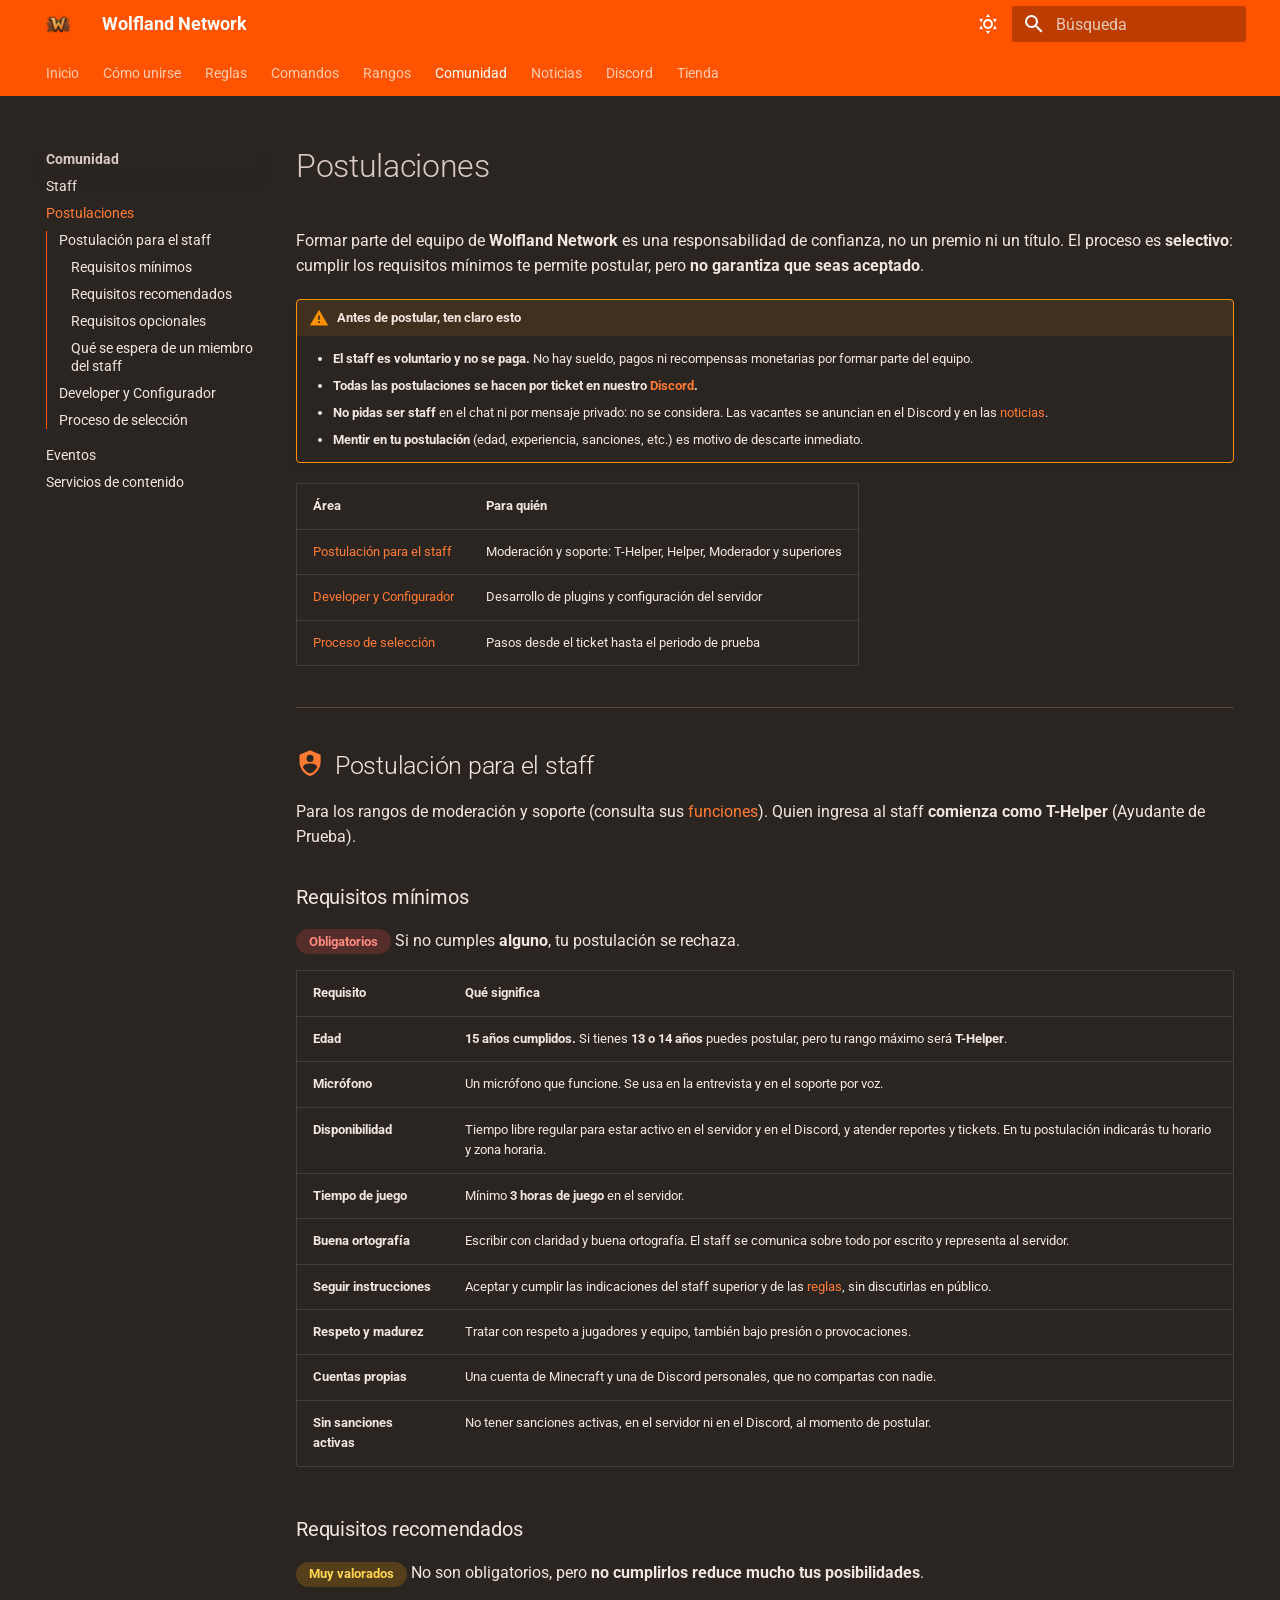
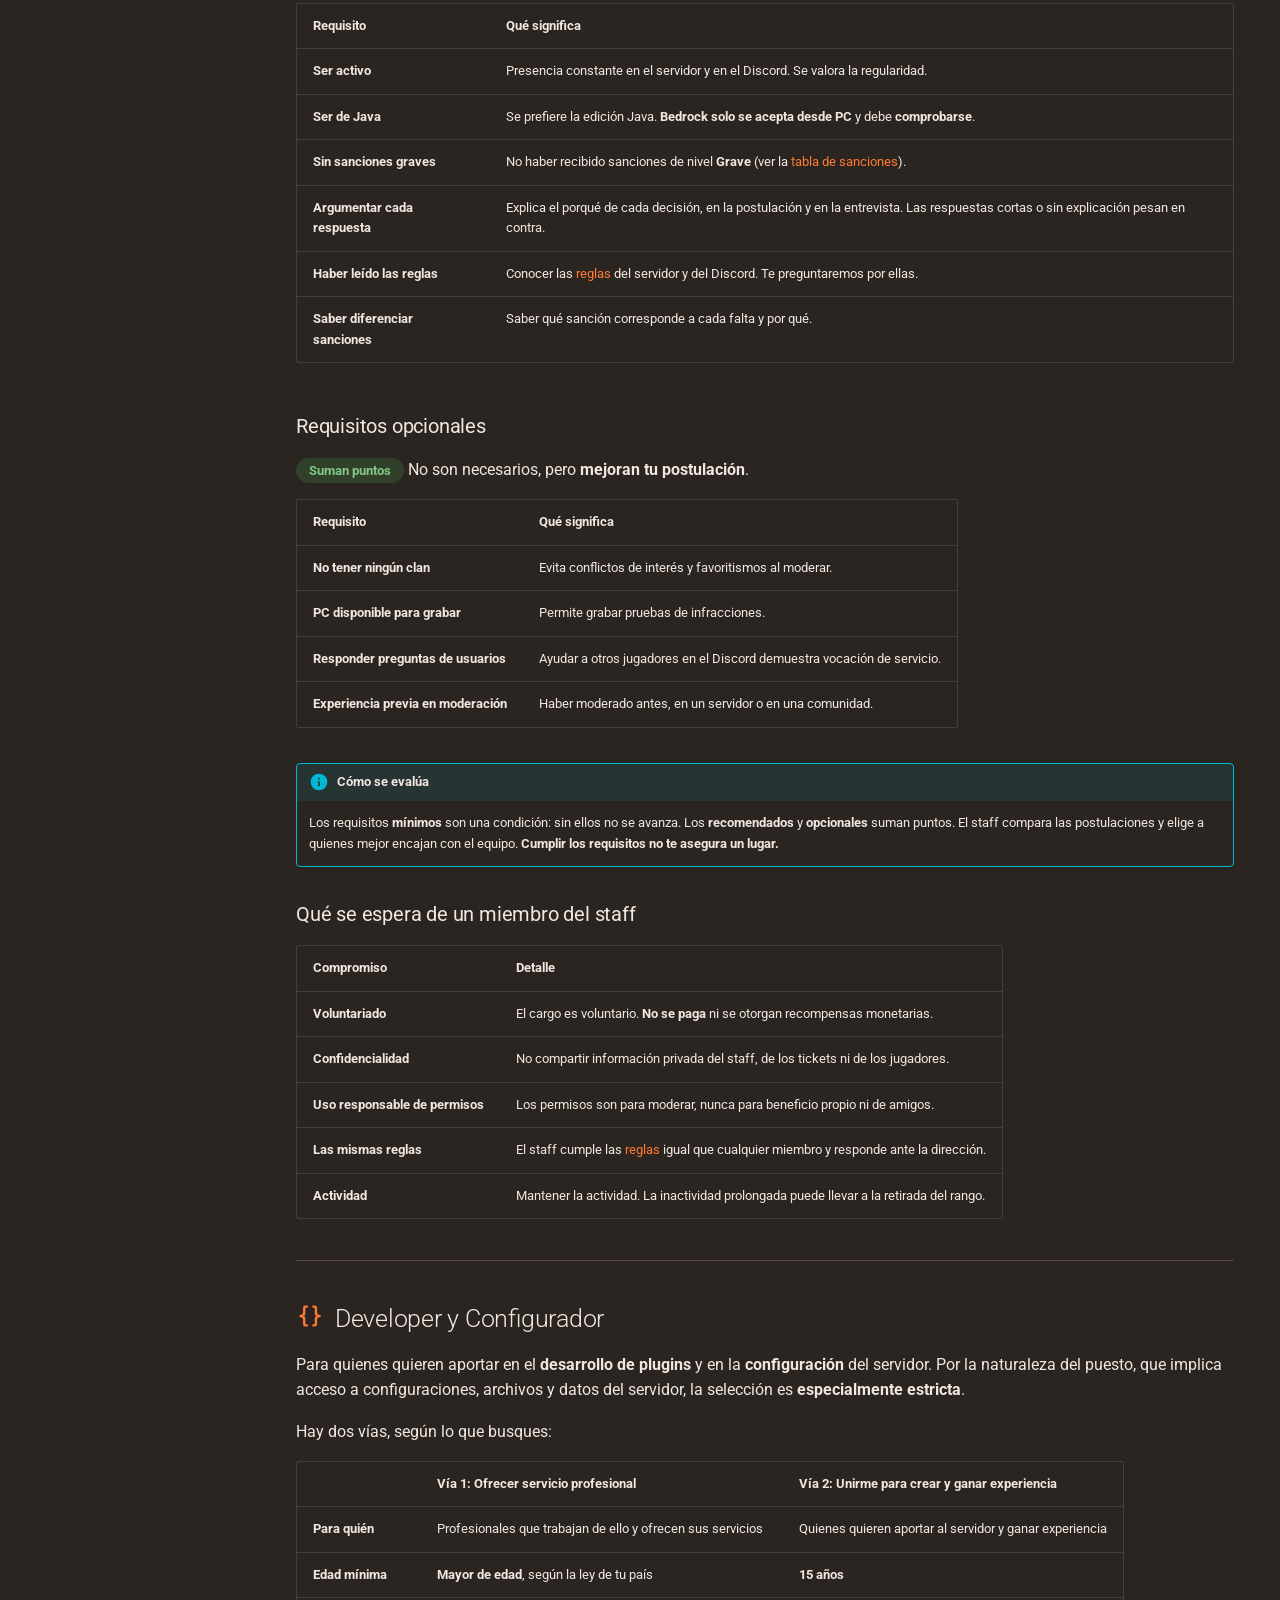
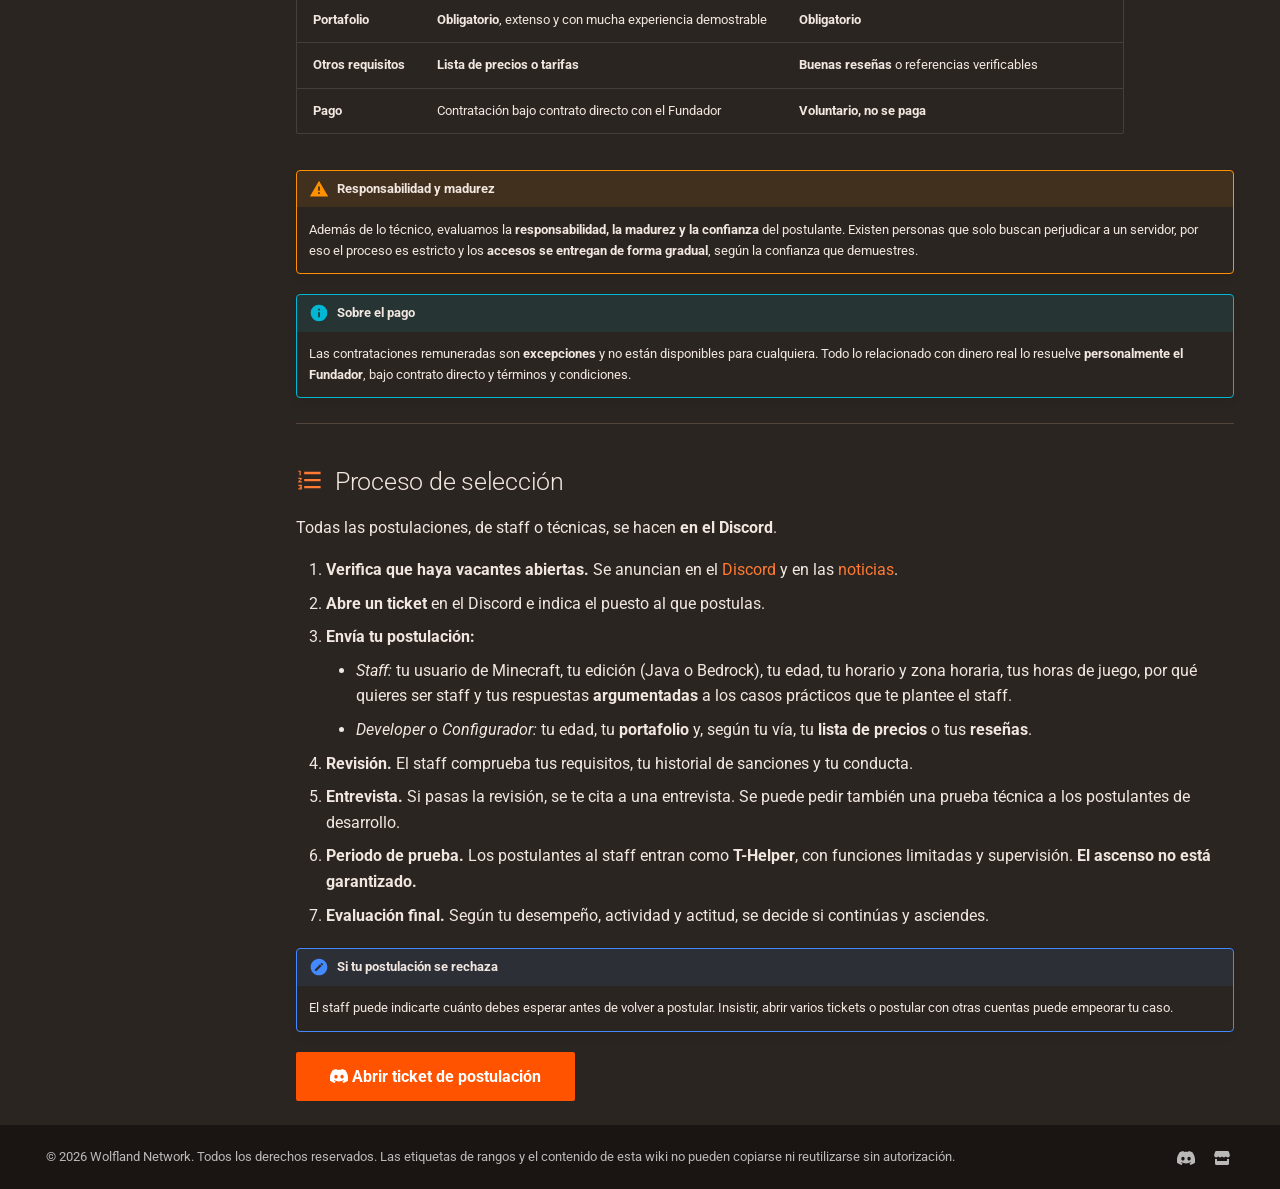
<file: postulaciones/index.html>
<!doctype html>
<html lang="es" class="no-js">
  <head>
    
      <meta charset="utf-8">
      <meta name="viewport" content="width=device-width,initial-scale=1">
      
        <meta name="description" content="Wiki oficial de Wolfland Network, servidor de Minecraft Survival Custom">
      
      
      
      
        <link rel="prev" href="../staff/">
      
      
        <link rel="next" href="../eventos/">
      
      
        
      
      
      <link rel="icon" href="../assets/favicon.png">
      <meta name="generator" content="mkdocs-1.6.1, mkdocs-material-9.8.2">
    
    
      
        <title>Postulaciones - Wolfland Network</title>
      
    
    
      <link rel="stylesheet" href="../assets/stylesheets/main.57a0d79d.min.css">
      
        
        <link rel="stylesheet" href="../assets/stylesheets/palette.fb2fffe2.min.css">
      
      


    
    
      
    
    
      
        
        
        <link rel="preconnect" href="https://fonts.gstatic.com" crossorigin>
        <link rel="stylesheet" href="https://fonts.googleapis.com/css?family=Roboto:300,300i,400,400i,700,700i%7CRoboto+Mono:400,400i,700,700i&display=fallback">
        <style>:root{--md-text-font:"Roboto";--md-code-font:"Roboto Mono"}</style>
      
    
    
      <link rel="stylesheet" href="../stylesheets/extra.css">
    
    <script>__md_scope=new URL("..",location),__md_hash=e=>[...e].reduce(((e,_)=>(e<<5)-e+_.charCodeAt(0)),0),__md_get=(e,_=localStorage,t=__md_scope)=>JSON.parse(_.getItem(t.pathname+"."+e)),__md_set=(e,_,t=localStorage,a=__md_scope)=>{try{t.setItem(a.pathname+"."+e,JSON.stringify(_))}catch(e){}}</script>
    
      

    
    
  </head>
  
  
    
    
      
    
    
    
    
    <body dir="ltr" data-md-color-scheme="slate" data-md-color-primary="custom" data-md-color-accent="custom">
  
    
    <input class="md-toggle" data-md-toggle="drawer" type="checkbox" id="__drawer" autocomplete="off">
    <input class="md-toggle" data-md-toggle="search" type="checkbox" id="__search" autocomplete="off">
    <label class="md-overlay" for="__drawer"></label>
    <div data-md-component="skip">
      
        
        <a href="#postulaciones" class="md-skip">
          Saltar a contenido
        </a>
      
    </div>
    <div data-md-component="announce">
      
    </div>
    
    
      

<header class="md-header" data-md-component="header">
  <nav class="md-header__inner md-grid" aria-label="Cabecera">
    <a href=".." title="Wolfland Network" class="md-header__button md-logo" aria-label="Wolfland Network" data-md-component="logo">
      
  <img src="../assets/logo.png" alt="logo">

    </a>
    <label class="md-header__button md-icon" for="__drawer">
      
      <svg xmlns="http://www.w3.org/2000/svg" viewBox="0 0 24 24"><path d="M3 6h18v2H3zm0 5h18v2H3zm0 5h18v2H3z"/></svg>
    </label>
    <div class="md-header__title" data-md-component="header-title">
      <div class="md-header__ellipsis">
        <div class="md-header__topic">
          <span class="md-ellipsis">
            Wolfland Network
          </span>
        </div>
        <div class="md-header__topic" data-md-component="header-topic">
          <span class="md-ellipsis">
            
              Postulaciones
            
          </span>
        </div>
      </div>
    </div>
    
      
        <form class="md-header__option" data-md-component="palette">
  
    
    
    
    <input class="md-option" data-md-color-media="" data-md-color-scheme="slate" data-md-color-primary="custom" data-md-color-accent="custom"  aria-label="Cambiar a modo claro"  type="radio" name="__palette" id="__palette_0">
    
      <label class="md-header__button md-icon" title="Cambiar a modo claro" for="__palette_1" hidden>
        <svg xmlns="http://www.w3.org/2000/svg" viewBox="0 0 24 24"><path d="M12 7a5 5 0 0 1 5 5 5 5 0 0 1-5 5 5 5 0 0 1-5-5 5 5 0 0 1 5-5m0 2a3 3 0 0 0-3 3 3 3 0 0 0 3 3 3 3 0 0 0 3-3 3 3 0 0 0-3-3m0-7 2.39 3.42C13.65 5.15 12.84 5 12 5s-1.65.15-2.39.42zM3.34 7l4.16-.35A7.2 7.2 0 0 0 5.94 8.5c-.44.74-.69 1.5-.83 2.29zm.02 10 1.76-3.77a7.131 7.131 0 0 0 2.38 4.14zM20.65 7l-1.77 3.79a7.02 7.02 0 0 0-2.38-4.15zm-.01 10-4.14.36c.59-.51 1.12-1.14 1.54-1.86.42-.73.69-1.5.83-2.29zM12 22l-2.41-3.44c.74.27 1.55.44 2.41.44.82 0 1.63-.17 2.37-.44z"/></svg>
      </label>
    
  
    
    
    
    <input class="md-option" data-md-color-media="" data-md-color-scheme="default" data-md-color-primary="custom" data-md-color-accent="custom"  aria-label="Cambiar a modo oscuro"  type="radio" name="__palette" id="__palette_1">
    
      <label class="md-header__button md-icon" title="Cambiar a modo oscuro" for="__palette_0" hidden>
        <svg xmlns="http://www.w3.org/2000/svg" viewBox="0 0 24 24"><path d="m17.75 4.09-2.53 1.94.91 3.06-2.63-1.81-2.63 1.81.91-3.06-2.53-1.94L12.44 4l1.06-3 1.06 3zm3.5 6.91-1.64 1.25.59 1.98-1.7-1.17-1.7 1.17.59-1.98L15.75 11l2.06-.05L18.5 9l.69 1.95zm-2.28 4.95c.83-.08 1.72 1.1 1.19 1.85-.32.45-.66.87-1.08 1.27C15.17 23 8.84 23 4.94 19.07c-3.91-3.9-3.91-10.24 0-14.14.4-.4.82-.76 1.27-1.08.75-.53 1.93.36 1.85 1.19-.27 2.86.69 5.83 2.89 8.02a9.96 9.96 0 0 0 8.02 2.89m-1.64 2.02a12.08 12.08 0 0 1-7.8-3.47c-2.17-2.19-3.33-5-3.49-7.82-2.81 3.14-2.7 7.96.31 10.98 3.02 3.01 7.84 3.12 10.98.31"/></svg>
      </label>
    
  
</form>
      
    
    
      <script>var palette=__md_get("__palette");if(palette&&palette.color){if("(prefers-color-scheme)"===palette.color.media){var media=matchMedia("(prefers-color-scheme: light)"),input=document.querySelector(media.matches?"[data-md-color-media='(prefers-color-scheme: light)']":"[data-md-color-media='(prefers-color-scheme: dark)']");palette.color.media=input.getAttribute("data-md-color-media"),palette.color.scheme=input.getAttribute("data-md-color-scheme"),palette.color.primary=input.getAttribute("data-md-color-primary"),palette.color.accent=input.getAttribute("data-md-color-accent")}for(var[key,value]of Object.entries(palette.color))document.body.setAttribute("data-md-color-"+key,value)}</script>
    
    
    
      
      
        <label class="md-header__button md-icon" for="__search">
          
          <svg xmlns="http://www.w3.org/2000/svg" viewBox="0 0 24 24"><path d="M9.5 3A6.5 6.5 0 0 1 16 9.5c0 1.61-.59 3.09-1.56 4.23l.27.27h.79l5 5-1.5 1.5-5-5v-.79l-.27-.27A6.52 6.52 0 0 1 9.5 16 6.5 6.5 0 0 1 3 9.5 6.5 6.5 0 0 1 9.5 3m0 2C7 5 5 7 5 9.5S7 14 9.5 14 14 12 14 9.5 12 5 9.5 5"/></svg>
        </label>
        <div class="md-search" data-md-component="search" role="dialog">
  <label class="md-search__overlay" for="__search"></label>
  <div class="md-search__inner" role="search">
    <form class="md-search__form" name="search">
      <input type="text" class="md-search__input" name="query" aria-label="Búsqueda" placeholder="Búsqueda" autocapitalize="off" autocorrect="off" autocomplete="off" spellcheck="false" data-md-component="search-query" required>
      <label class="md-search__icon md-icon" for="__search">
        
        <svg xmlns="http://www.w3.org/2000/svg" viewBox="0 0 24 24"><path d="M9.5 3A6.5 6.5 0 0 1 16 9.5c0 1.61-.59 3.09-1.56 4.23l.27.27h.79l5 5-1.5 1.5-5-5v-.79l-.27-.27A6.52 6.52 0 0 1 9.5 16 6.5 6.5 0 0 1 3 9.5 6.5 6.5 0 0 1 9.5 3m0 2C7 5 5 7 5 9.5S7 14 9.5 14 14 12 14 9.5 12 5 9.5 5"/></svg>
        
        <svg xmlns="http://www.w3.org/2000/svg" viewBox="0 0 24 24"><path d="M20 11v2H8l5.5 5.5-1.42 1.42L4.16 12l7.92-7.92L13.5 5.5 8 11z"/></svg>
      </label>
      <nav class="md-search__options" aria-label="Buscar">
        
        <button type="reset" class="md-search__icon md-icon" title="Limpiar" aria-label="Limpiar" tabindex="-1">
          
          <svg xmlns="http://www.w3.org/2000/svg" viewBox="0 0 24 24"><path d="M19 6.41 17.59 5 12 10.59 6.41 5 5 6.41 10.59 12 5 17.59 6.41 19 12 13.41 17.59 19 19 17.59 13.41 12z"/></svg>
        </button>
      </nav>
      
        <div class="md-search__suggest" data-md-component="search-suggest"></div>
      
    </form>
    <div class="md-search__output">
      <div class="md-search__scrollwrap" tabindex="0" data-md-scrollfix>
        <div class="md-search-result" data-md-component="search-result">
          <div class="md-search-result__meta">
            Inicializando búsqueda
          </div>
          <ol class="md-search-result__list" role="presentation"></ol>
        </div>
      </div>
    </div>
  </div>
</div>
      
    
    
  </nav>
  
</header>
    
    <div class="md-container" data-md-component="container">
      
      
        
          
            
<nav class="md-tabs" aria-label="Pestañas" data-md-component="tabs">
  <div class="md-grid">
    <ul class="md-tabs__list">
      
        
  
  
  
  
    <li class="md-tabs__item">
      <a href=".." class="md-tabs__link">
        
  
  
    
  
  Inicio

      </a>
    </li>
  

      
        
  
  
  
  
    <li class="md-tabs__item">
      <a href="../unirse/" class="md-tabs__link">
        
  
  
    
  
  Cómo unirse

      </a>
    </li>
  

      
        
  
  
  
  
    <li class="md-tabs__item">
      <a href="../reglas/" class="md-tabs__link">
        
  
  
    
  
  Reglas

      </a>
    </li>
  

      
        
  
  
  
  
    <li class="md-tabs__item">
      <a href="../comandos/" class="md-tabs__link">
        
  
  
    
  
  Comandos

      </a>
    </li>
  

      
        
  
  
  
  
    
    
      <li class="md-tabs__item">
        <a href="../rangos/" class="md-tabs__link">
          
  
  
  Rangos

        </a>
      </li>
    
  

      
        
  
  
  
    
  
  
    
    
      <li class="md-tabs__item md-tabs__item--active">
        <a href="../staff/" class="md-tabs__link">
          
  
  
  Comunidad

        </a>
      </li>
    
  

      
        
  
  
  
  
    <li class="md-tabs__item">
      <a href="../noticias/" class="md-tabs__link">
        
  
  
    
  
  Noticias

      </a>
    </li>
  

      
        
  
  
  
  
    <li class="md-tabs__item">
      <a href="https://discord.com/invite/jCmngqZRFV" class="md-tabs__link">
        
  
  
    
  
  Discord

      </a>
    </li>
  

      
        
  
  
  
  
    <li class="md-tabs__item">
      <a href="https://wolfland.tebex.store/" class="md-tabs__link">
        
  
  
    
  
  Tienda

      </a>
    </li>
  

      
    </ul>
  </div>
</nav>
          
        
      
      <main class="md-main" data-md-component="main">
        <div class="md-main__inner md-grid">
          
            
              
              <div class="md-sidebar md-sidebar--primary" data-md-component="sidebar" data-md-type="navigation" >
                <div class="md-sidebar__scrollwrap">
                  <div class="md-sidebar__inner">
                    


  


  

<nav class="md-nav md-nav--primary md-nav--lifted md-nav--integrated" aria-label="Navegación" data-md-level="0">
  <label class="md-nav__title" for="__drawer">
    <a href=".." title="Wolfland Network" class="md-nav__button md-logo" aria-label="Wolfland Network" data-md-component="logo">
      
  <img src="../assets/logo.png" alt="logo">

    </a>
    Wolfland Network
  </label>
  
  <ul class="md-nav__list" data-md-scrollfix>
    
      
      
  
  
  
  
    <li class="md-nav__item">
      <a href=".." class="md-nav__link">
        
  
  
  <span class="md-ellipsis">
    
  
    Inicio
  

    
  </span>
  
  

      </a>
    </li>
  

    
      
      
  
  
  
  
    <li class="md-nav__item">
      <a href="../unirse/" class="md-nav__link">
        
  
  
  <span class="md-ellipsis">
    
  
    Cómo unirse
  

    
  </span>
  
  

      </a>
    </li>
  

    
      
      
  
  
  
  
    <li class="md-nav__item">
      <a href="../reglas/" class="md-nav__link">
        
  
  
  <span class="md-ellipsis">
    
  
    Reglas
  

    
  </span>
  
  

      </a>
    </li>
  

    
      
      
  
  
  
  
    <li class="md-nav__item">
      <a href="../comandos/" class="md-nav__link">
        
  
  
  <span class="md-ellipsis">
    
  
    Comandos
  

    
  </span>
  
  

      </a>
    </li>
  

    
      
      
  
  
  
  
    
    
    
    
      
      
    
    
    <li class="md-nav__item md-nav__item--nested">
      
        
        
        <input class="md-nav__toggle md-toggle " type="checkbox" id="__nav_5" >
        
          
          <label class="md-nav__link" for="__nav_5" id="__nav_5_label" tabindex="0">
            
  
  
  <span class="md-ellipsis">
    
  
    Rangos
  

    
  </span>
  
  

            <span class="md-nav__icon md-icon"></span>
          </label>
        
        <nav class="md-nav" data-md-level="1" aria-labelledby="__nav_5_label" aria-expanded="false">
          <label class="md-nav__title" for="__nav_5">
            <span class="md-nav__icon md-icon"></span>
            
  
    Rangos
  

          </label>
          <ul class="md-nav__list" data-md-scrollfix>
            
              
                
  
  
  
  
    <li class="md-nav__item">
      <a href="../rangos/" class="md-nav__link">
        
  
  
  <span class="md-ellipsis">
    
  
    Todos los rangos
  

    
  </span>
  
  

      </a>
    </li>
  

              
            
              
                
  
  
  
  
    <li class="md-nav__item">
      <a href="../rangos-premium/" class="md-nav__link">
        
  
  
  <span class="md-ellipsis">
    
  
    Rangos Premium
  

    
  </span>
  
  

      </a>
    </li>
  

              
            
              
                
  
  
  
  
    <li class="md-nav__item">
      <a href="../rangos-media/" class="md-nav__link">
        
  
  
  <span class="md-ellipsis">
    
  
    Rangos Media
  

    
  </span>
  
  

      </a>
    </li>
  

              
            
          </ul>
        </nav>
      
    </li>
  

    
      
      
  
  
    
  
  
  
    
    
    
    
      
        
        
      
      
    
    
    <li class="md-nav__item md-nav__item--active md-nav__item--section md-nav__item--nested">
      
        
        
        <input class="md-nav__toggle md-toggle " type="checkbox" id="__nav_6" checked>
        
          
          <label class="md-nav__link" for="__nav_6" id="__nav_6_label" tabindex="">
            
  
  
  <span class="md-ellipsis">
    
  
    Comunidad
  

    
  </span>
  
  

            <span class="md-nav__icon md-icon"></span>
          </label>
        
        <nav class="md-nav" data-md-level="1" aria-labelledby="__nav_6_label" aria-expanded="true">
          <label class="md-nav__title" for="__nav_6">
            <span class="md-nav__icon md-icon"></span>
            
  
    Comunidad
  

          </label>
          <ul class="md-nav__list" data-md-scrollfix>
            
              
                
  
  
  
  
    <li class="md-nav__item">
      <a href="../staff/" class="md-nav__link">
        
  
  
  <span class="md-ellipsis">
    
  
    Staff
  

    
  </span>
  
  

      </a>
    </li>
  

              
            
              
                
  
  
    
  
  
  
    <li class="md-nav__item md-nav__item--active">
      
      <input class="md-nav__toggle md-toggle" type="checkbox" id="__toc">
      
      
        
      
      
        <label class="md-nav__link md-nav__link--active" for="__toc">
          
  
  
  <span class="md-ellipsis">
    
  
    Postulaciones
  

    
  </span>
  
  

          <span class="md-nav__icon md-icon"></span>
        </label>
      
      <a href="./" class="md-nav__link md-nav__link--active">
        
  
  
  <span class="md-ellipsis">
    
  
    Postulaciones
  

    
  </span>
  
  

      </a>
      
        

<nav class="md-nav md-nav--secondary" aria-label="Tabla de contenidos">
  
  
  
    
  
  
    <label class="md-nav__title" for="__toc">
      <span class="md-nav__icon md-icon"></span>
      Tabla de contenidos
    </label>
    <ul class="md-nav__list" data-md-component="toc" data-md-scrollfix>
      
        <li class="md-nav__item">
  <a href="#staff" class="md-nav__link">
    <span class="md-ellipsis">
      
        Postulación para el staff
      
    </span>
  </a>
  
    <nav class="md-nav" aria-label="Postulación para el staff">
      <ul class="md-nav__list">
        
          <li class="md-nav__item">
  <a href="#requisitos-minimos" class="md-nav__link">
    <span class="md-ellipsis">
      
        Requisitos mínimos
      
    </span>
  </a>
  
</li>
        
          <li class="md-nav__item">
  <a href="#requisitos-recomendados" class="md-nav__link">
    <span class="md-ellipsis">
      
        Requisitos recomendados
      
    </span>
  </a>
  
</li>
        
          <li class="md-nav__item">
  <a href="#requisitos-opcionales" class="md-nav__link">
    <span class="md-ellipsis">
      
        Requisitos opcionales
      
    </span>
  </a>
  
</li>
        
          <li class="md-nav__item">
  <a href="#que-se-espera-de-un-miembro-del-staff" class="md-nav__link">
    <span class="md-ellipsis">
      
        Qué se espera de un miembro del staff
      
    </span>
  </a>
  
</li>
        
      </ul>
    </nav>
  
</li>
      
        <li class="md-nav__item">
  <a href="#developer-configurador" class="md-nav__link">
    <span class="md-ellipsis">
      
        Developer y Configurador
      
    </span>
  </a>
  
</li>
      
        <li class="md-nav__item">
  <a href="#proceso" class="md-nav__link">
    <span class="md-ellipsis">
      
        Proceso de selección
      
    </span>
  </a>
  
</li>
      
    </ul>
  
</nav>
      
    </li>
  

              
            
              
                
  
  
  
  
    <li class="md-nav__item">
      <a href="../eventos/" class="md-nav__link">
        
  
  
  <span class="md-ellipsis">
    
  
    Eventos
  

    
  </span>
  
  

      </a>
    </li>
  

              
            
              
                
  
  
  
  
    <li class="md-nav__item">
      <a href="../servicios/" class="md-nav__link">
        
  
  
  <span class="md-ellipsis">
    
  
    Servicios de contenido
  

    
  </span>
  
  

      </a>
    </li>
  

              
            
          </ul>
        </nav>
      
    </li>
  

    
      
      
  
  
  
  
    <li class="md-nav__item">
      <a href="../noticias/" class="md-nav__link">
        
  
  
  <span class="md-ellipsis">
    
  
    Noticias
  

    
  </span>
  
  

      </a>
    </li>
  

    
      
      
  
  
  
  
    <li class="md-nav__item">
      <a href="https://discord.com/invite/jCmngqZRFV" class="md-nav__link">
        
  
  
  <span class="md-ellipsis">
    
  
    Discord
  

    
  </span>
  
  

      </a>
    </li>
  

    
      
      
  
  
  
  
    <li class="md-nav__item">
      <a href="https://wolfland.tebex.store/" class="md-nav__link">
        
  
  
  <span class="md-ellipsis">
    
  
    Tienda
  

    
  </span>
  
  

      </a>
    </li>
  

    
  </ul>
</nav>
                  </div>
                </div>
              </div>
            
            
          
          
            <div class="md-content" data-md-component="content">
              
              <article class="md-content__inner md-typeset">
                
                  



<h1 id="postulaciones">Postulaciones<a class="headerlink" href="#postulaciones" title="Permanent link">&para;</a></h1>
<p>Formar parte del equipo de <strong>Wolfland Network</strong> es una responsabilidad de confianza, no un premio ni un título. El proceso es <strong>selectivo</strong>: cumplir los requisitos mínimos te permite postular, pero <strong>no garantiza que seas aceptado</strong>.</p>
<div class="admonition warning">
<p class="admonition-title">Antes de postular, ten claro esto</p>
<ul>
<li><strong>El staff es voluntario y no se paga.</strong> No hay sueldo, pagos ni recompensas monetarias por formar parte del equipo.</li>
<li><strong>Todas las postulaciones se hacen por ticket en nuestro <a href="https://discord.com/invite/jCmngqZRFV">Discord</a>.</strong></li>
<li><strong>No pidas ser staff</strong> en el chat ni por mensaje privado: no se considera. Las vacantes se anuncian en el Discord y en las <a href="../noticias/">noticias</a>.</li>
<li><strong>Mentir en tu postulación</strong> (edad, experiencia, sanciones, etc.) es motivo de descarte inmediato.</li>
</ul>
</div>
<table>
<thead>
<tr>
<th>Área</th>
<th>Para quién</th>
</tr>
</thead>
<tbody>
<tr>
<td><a href="#staff">Postulación para el staff</a></td>
<td>Moderación y soporte: T-Helper, Helper, Moderador y superiores</td>
</tr>
<tr>
<td><a href="#developer-configurador">Developer y Configurador</a></td>
<td>Desarrollo de plugins y configuración del servidor</td>
</tr>
<tr>
<td><a href="#proceso">Proceso de selección</a></td>
<td>Pasos desde el ticket hasta el periodo de prueba</td>
</tr>
</tbody>
</table>
<hr />
<h2 id="staff"><span class="twemoji"><svg xmlns="http://www.w3.org/2000/svg" viewBox="0 0 24 24"><path d="M12 1 3 5v6c0 5.55 3.84 10.74 9 12 5.16-1.26 9-6.45 9-12V5zm0 4a3 3 0 0 1 3 3 3 3 0 0 1-3 3 3 3 0 0 1-3-3 3 3 0 0 1 3-3m5.13 12A9.7 9.7 0 0 1 12 20.92 9.7 9.7 0 0 1 6.87 17c-.34-.5-.63-1-.87-1.53 0-1.65 2.71-3 6-3s6 1.32 6 3c-.24.53-.53 1.03-.87 1.53"/></svg></span> Postulación para el staff<a class="headerlink" href="#staff" title="Permanent link">&para;</a></h2>
<p>Para los rangos de moderación y soporte (consulta sus <a href="../rangos/#rangos-del-staff">funciones</a>). Quien ingresa al staff <strong>comienza como T-Helper</strong> (Ayudante de Prueba).</p>
<h3 id="requisitos-minimos">Requisitos mínimos<a class="headerlink" href="#requisitos-minimos" title="Permanent link">&para;</a></h3>
<p><span class="badge badge-red">Obligatorios</span> Si no cumples <strong>alguno</strong>, tu postulación se rechaza.</p>
<table>
<thead>
<tr>
<th>Requisito</th>
<th>Qué significa</th>
</tr>
</thead>
<tbody>
<tr>
<td><strong>Edad</strong></td>
<td><strong>15 años cumplidos.</strong> Si tienes <strong>13 o 14 años</strong> puedes postular, pero tu rango máximo será <strong>T-Helper</strong>.</td>
</tr>
<tr>
<td><strong>Micrófono</strong></td>
<td>Un micrófono que funcione. Se usa en la entrevista y en el soporte por voz.</td>
</tr>
<tr>
<td><strong>Disponibilidad</strong></td>
<td>Tiempo libre regular para estar activo en el servidor y en el Discord, y atender reportes y tickets. En tu postulación indicarás tu horario y zona horaria.</td>
</tr>
<tr>
<td><strong>Tiempo de juego</strong></td>
<td>Mínimo <strong>3 horas de juego</strong> en el servidor.</td>
</tr>
<tr>
<td><strong>Buena ortografía</strong></td>
<td>Escribir con claridad y buena ortografía. El staff se comunica sobre todo por escrito y representa al servidor.</td>
</tr>
<tr>
<td><strong>Seguir instrucciones</strong></td>
<td>Aceptar y cumplir las indicaciones del staff superior y de las <a href="../reglas/">reglas</a>, sin discutirlas en público.</td>
</tr>
<tr>
<td><strong>Respeto y madurez</strong></td>
<td>Tratar con respeto a jugadores y equipo, también bajo presión o provocaciones.</td>
</tr>
<tr>
<td><strong>Cuentas propias</strong></td>
<td>Una cuenta de Minecraft y una de Discord personales, que no compartas con nadie.</td>
</tr>
<tr>
<td><strong>Sin sanciones activas</strong></td>
<td>No tener sanciones activas, en el servidor ni en el Discord, al momento de postular.</td>
</tr>
</tbody>
</table>
<h3 id="requisitos-recomendados">Requisitos recomendados<a class="headerlink" href="#requisitos-recomendados" title="Permanent link">&para;</a></h3>
<p><span class="badge badge-amber">Muy valorados</span> No son obligatorios, pero <strong>no cumplirlos reduce mucho tus posibilidades</strong>.</p>
<table>
<thead>
<tr>
<th>Requisito</th>
<th>Qué significa</th>
</tr>
</thead>
<tbody>
<tr>
<td><strong>Ser activo</strong></td>
<td>Presencia constante en el servidor y en el Discord. Se valora la regularidad.</td>
</tr>
<tr>
<td><strong>Ser de Java</strong></td>
<td>Se prefiere la edición Java. <strong>Bedrock solo se acepta desde PC</strong> y debe <strong>comprobarse</strong>.</td>
</tr>
<tr>
<td><strong>Sin sanciones graves</strong></td>
<td>No haber recibido sanciones de nivel <strong>Grave</strong> (ver la <a href="../reglas/#5-sanciones">tabla de sanciones</a>).</td>
</tr>
<tr>
<td><strong>Argumentar cada respuesta</strong></td>
<td>Explica el porqué de cada decisión, en la postulación y en la entrevista. Las respuestas cortas o sin explicación pesan en contra.</td>
</tr>
<tr>
<td><strong>Haber leído las reglas</strong></td>
<td>Conocer las <a href="../reglas/">reglas</a> del servidor y del Discord. Te preguntaremos por ellas.</td>
</tr>
<tr>
<td><strong>Saber diferenciar sanciones</strong></td>
<td>Saber qué sanción corresponde a cada falta y por qué.</td>
</tr>
</tbody>
</table>
<h3 id="requisitos-opcionales">Requisitos opcionales<a class="headerlink" href="#requisitos-opcionales" title="Permanent link">&para;</a></h3>
<p><span class="badge badge-green">Suman puntos</span> No son necesarios, pero <strong>mejoran tu postulación</strong>.</p>
<table>
<thead>
<tr>
<th>Requisito</th>
<th>Qué significa</th>
</tr>
</thead>
<tbody>
<tr>
<td><strong>No tener ningún clan</strong></td>
<td>Evita conflictos de interés y favoritismos al moderar.</td>
</tr>
<tr>
<td><strong>PC disponible para grabar</strong></td>
<td>Permite grabar pruebas de infracciones.</td>
</tr>
<tr>
<td><strong>Responder preguntas de usuarios</strong></td>
<td>Ayudar a otros jugadores en el Discord demuestra vocación de servicio.</td>
</tr>
<tr>
<td><strong>Experiencia previa en moderación</strong></td>
<td>Haber moderado antes, en un servidor o en una comunidad.</td>
</tr>
</tbody>
</table>
<div class="admonition info">
<p class="admonition-title">Cómo se evalúa</p>
<p>Los requisitos <strong>mínimos</strong> son una condición: sin ellos no se avanza. Los <strong>recomendados</strong> y <strong>opcionales</strong> suman puntos. El staff compara las postulaciones y elige a quienes mejor encajan con el equipo. <strong>Cumplir los requisitos no te asegura un lugar.</strong></p>
</div>
<h3 id="que-se-espera-de-un-miembro-del-staff">Qué se espera de un miembro del staff<a class="headerlink" href="#que-se-espera-de-un-miembro-del-staff" title="Permanent link">&para;</a></h3>
<table>
<thead>
<tr>
<th>Compromiso</th>
<th>Detalle</th>
</tr>
</thead>
<tbody>
<tr>
<td><strong>Voluntariado</strong></td>
<td>El cargo es voluntario. <strong>No se paga</strong> ni se otorgan recompensas monetarias.</td>
</tr>
<tr>
<td><strong>Confidencialidad</strong></td>
<td>No compartir información privada del staff, de los tickets ni de los jugadores.</td>
</tr>
<tr>
<td><strong>Uso responsable de permisos</strong></td>
<td>Los permisos son para moderar, nunca para beneficio propio ni de amigos.</td>
</tr>
<tr>
<td><strong>Las mismas reglas</strong></td>
<td>El staff cumple las <a href="../reglas/">reglas</a> igual que cualquier miembro y responde ante la dirección.</td>
</tr>
<tr>
<td><strong>Actividad</strong></td>
<td>Mantener la actividad. La inactividad prolongada puede llevar a la retirada del rango.</td>
</tr>
</tbody>
</table>
<hr />
<h2 id="developer-configurador"><span class="twemoji"><svg xmlns="http://www.w3.org/2000/svg" viewBox="0 0 24 24"><path d="M8 3a2 2 0 0 0-2 2v4a2 2 0 0 1-2 2H3v2h1a2 2 0 0 1 2 2v4a2 2 0 0 0 2 2h2v-2H8v-5a2 2 0 0 0-2-2 2 2 0 0 0 2-2V5h2V3m6 0a2 2 0 0 1 2 2v4a2 2 0 0 0 2 2h1v2h-1a2 2 0 0 0-2 2v4a2 2 0 0 1-2 2h-2v-2h2v-5a2 2 0 0 1 2-2 2 2 0 0 1-2-2V5h-2V3z"/></svg></span> Developer y Configurador<a class="headerlink" href="#developer-configurador" title="Permanent link">&para;</a></h2>
<p>Para quienes quieren aportar en el <strong>desarrollo de plugins</strong> y en la <strong>configuración</strong> del servidor. Por la naturaleza del puesto, que implica acceso a configuraciones, archivos y datos del servidor, la selección es <strong>especialmente estricta</strong>.</p>
<p>Hay dos vías, según lo que busques:</p>
<table>
<thead>
<tr>
<th></th>
<th><strong>Vía 1: Ofrecer servicio profesional</strong></th>
<th><strong>Vía 2: Unirme para crear y ganar experiencia</strong></th>
</tr>
</thead>
<tbody>
<tr>
<td><strong>Para quién</strong></td>
<td>Profesionales que trabajan de ello y ofrecen sus servicios</td>
<td>Quienes quieren aportar al servidor y ganar experiencia</td>
</tr>
<tr>
<td><strong>Edad mínima</strong></td>
<td><strong>Mayor de edad</strong>, según la ley de tu país</td>
<td><strong>15 años</strong></td>
</tr>
<tr>
<td><strong>Portafolio</strong></td>
<td><strong>Obligatorio</strong>, extenso y con mucha experiencia demostrable</td>
<td><strong>Obligatorio</strong></td>
</tr>
<tr>
<td><strong>Otros requisitos</strong></td>
<td><strong>Lista de precios o tarifas</strong></td>
<td><strong>Buenas reseñas</strong> o referencias verificables</td>
</tr>
<tr>
<td><strong>Pago</strong></td>
<td>Contratación bajo contrato directo con el Fundador</td>
<td><strong>Voluntario, no se paga</strong></td>
</tr>
</tbody>
</table>
<div class="admonition warning">
<p class="admonition-title">Responsabilidad y madurez</p>
<p>Además de lo técnico, evaluamos la <strong>responsabilidad, la madurez y la confianza</strong> del postulante. Existen personas que solo buscan perjudicar a un servidor, por eso el proceso es estricto y los <strong>accesos se entregan de forma gradual</strong>, según la confianza que demuestres.</p>
</div>
<div class="admonition info">
<p class="admonition-title">Sobre el pago</p>
<p>Las contrataciones remuneradas son <strong>excepciones</strong> y no están disponibles para cualquiera. Todo lo relacionado con dinero real lo resuelve <strong>personalmente el Fundador</strong>, bajo contrato directo y términos y condiciones.</p>
</div>
<hr />
<h2 id="proceso"><span class="twemoji"><svg xmlns="http://www.w3.org/2000/svg" viewBox="0 0 24 24"><path d="M7 13v-2h14v2zm0 6v-2h14v2zM7 7V5h14v2zM3 8V5H2V4h2v4zm-1 9v-1h3v4H2v-1h2v-.5H3v-1h1V17zm2.25-7a.75.75 0 0 1 .75.75c0 .2-.08.39-.21.52L3.12 13H5v1H2v-.92L4 11H2v-1z"/></svg></span> Proceso de selección<a class="headerlink" href="#proceso" title="Permanent link">&para;</a></h2>
<p>Todas las postulaciones, de staff o técnicas, se hacen <strong>en el Discord</strong>.</p>
<ol>
<li><strong>Verifica que haya vacantes abiertas.</strong> Se anuncian en el <a href="https://discord.com/invite/jCmngqZRFV">Discord</a> y en las <a href="../noticias/">noticias</a>.</li>
<li><strong>Abre un ticket</strong> en el Discord e indica el puesto al que postulas.</li>
<li><strong>Envía tu postulación:</strong><ul>
<li><em>Staff:</em> tu usuario de Minecraft, tu edición (Java o Bedrock), tu edad, tu horario y zona horaria, tus horas de juego, por qué quieres ser staff y tus respuestas <strong>argumentadas</strong> a los casos prácticos que te plantee el staff.</li>
<li><em>Developer o Configurador:</em> tu edad, tu <strong>portafolio</strong> y, según tu vía, tu <strong>lista de precios</strong> o tus <strong>reseñas</strong>.</li>
</ul>
</li>
<li><strong>Revisión.</strong> El staff comprueba tus requisitos, tu historial de sanciones y tu conducta.</li>
<li><strong>Entrevista.</strong> Si pasas la revisión, se te cita a una entrevista. Se puede pedir también una prueba técnica a los postulantes de desarrollo.</li>
<li><strong>Periodo de prueba.</strong> Los postulantes al staff entran como <strong>T-Helper</strong>, con funciones limitadas y supervisión. <strong>El ascenso no está garantizado.</strong></li>
<li><strong>Evaluación final.</strong> Según tu desempeño, actividad y actitud, se decide si continúas y asciendes.</li>
</ol>
<div class="admonition note">
<p class="admonition-title">Si tu postulación se rechaza</p>
<p>El staff puede indicarte cuánto debes esperar antes de volver a postular. Insistir, abrir varios tickets o postular con otras cuentas puede empeorar tu caso.</p>
</div>
<p><a class="md-button md-button--primary" href="https://discord.com/invite/jCmngqZRFV"><span class="twemoji"><svg xmlns="http://www.w3.org/2000/svg" viewBox="0 0 576 512"><!--! Font Awesome Free 7.1.0 by @fontawesome - https://fontawesome.com License - https://fontawesome.com/license/free (Icons: CC BY 4.0, Fonts: SIL OFL 1.1, Code: MIT License) Copyright 2025 Fonticons, Inc.--><path d="M492.5 69.8c-.2-.3-.4-.6-.8-.7-38.1-17.5-78.4-30-119.7-37.1-.4-.1-.8 0-1.1.1s-.6.4-.8.8c-5.5 9.9-10.5 20.2-14.9 30.6-44.6-6.8-89.9-6.8-134.4 0-4.5-10.5-9.5-20.7-15.1-30.6-.2-.3-.5-.6-.8-.8s-.7-.2-1.1-.2C162.5 39 122.2 51.5 84.1 69c-.3.1-.6.4-.8.7C7.1 183.5-13.8 294.6-3.6 404.2c0 .3.1.5.2.8s.3.4.5.6c44.4 32.9 94 58 146.8 74.2.4.1.8.1 1.1 0s.7-.4.9-.7c11.3-15.4 21.4-31.8 30-48.8.1-.2.2-.5.2-.8s0-.5-.1-.8-.2-.5-.4-.6-.4-.3-.7-.4c-15.8-6.1-31.2-13.4-45.9-21.9-.3-.2-.5-.4-.7-.6s-.3-.6-.3-.9 0-.6.2-.9.3-.5.6-.7c3.1-2.3 6.2-4.7 9.1-7.1.3-.2.6-.4.9-.4s.7 0 1 .1c96.2 43.9 200.4 43.9 295.5 0 .3-.1.7-.2 1-.2s.7.2.9.4c2.9 2.4 6 4.9 9.1 7.2.2.2.4.4.6.7s.2.6.2.9-.1.6-.3.9-.4.5-.6.6c-14.7 8.6-30 15.9-45.9 21.8-.2.1-.5.2-.7.4s-.3.4-.4.7-.1.5-.1.8.1.5.2.8c8.8 17 18.8 33.3 30 48.8.2.3.6.6.9.7s.8.1 1.1 0c52.9-16.2 102.6-41.3 147.1-74.2.2-.2.4-.4.5-.6s.2-.5.2-.8c12.3-126.8-20.5-236.9-86.9-334.5zm-302 267.7c-29 0-52.8-26.6-52.8-59.2s23.4-59.2 52.8-59.2c29.7 0 53.3 26.8 52.8 59.2 0 32.7-23.4 59.2-52.8 59.2m195.4 0c-29 0-52.8-26.6-52.8-59.2s23.4-59.2 52.8-59.2c29.7 0 53.3 26.8 52.8 59.2 0 32.7-23.2 59.2-52.8 59.2"/></svg></span> Abrir ticket de postulación</a></p>












                
              </article>
            </div>
          
          
<script>var target=document.getElementById(location.hash.slice(1));target&&target.name&&(target.checked=target.name.startsWith("__tabbed_"))</script>
        </div>
        
          <button type="button" class="md-top md-icon" data-md-component="top" hidden>
  
  <svg xmlns="http://www.w3.org/2000/svg" viewBox="0 0 24 24"><path d="M13 20h-2V8l-5.5 5.5-1.42-1.42L12 4.16l7.92 7.92-1.42 1.42L13 8z"/></svg>
  Volver al principio
</button>
        
      </main>
      
        <footer class="md-footer">
  
  <div class="md-footer-meta md-typeset">
    <div class="md-footer-meta__inner md-grid">
      <div class="md-copyright">
  
    <div class="md-copyright__highlight">
      © 2026 Wolfland Network. Todos los derechos reservados. Las etiquetas de rangos y el contenido de esta wiki no pueden copiarse ni reutilizarse sin autorización.
    </div>
  
  
</div>
      
        
<div class="md-social">
  
    
    
    
    
    <a href="https://discord.com/invite/jCmngqZRFV" target="_blank" rel="noopener" title="Discord de Wolfland Network" class="md-social__link">
      <svg xmlns="http://www.w3.org/2000/svg" viewBox="0 0 576 512"><!--! Font Awesome Free 7.1.0 by @fontawesome - https://fontawesome.com License - https://fontawesome.com/license/free (Icons: CC BY 4.0, Fonts: SIL OFL 1.1, Code: MIT License) Copyright 2025 Fonticons, Inc.--><path d="M492.5 69.8c-.2-.3-.4-.6-.8-.7-38.1-17.5-78.4-30-119.7-37.1-.4-.1-.8 0-1.1.1s-.6.4-.8.8c-5.5 9.9-10.5 20.2-14.9 30.6-44.6-6.8-89.9-6.8-134.4 0-4.5-10.5-9.5-20.7-15.1-30.6-.2-.3-.5-.6-.8-.8s-.7-.2-1.1-.2C162.5 39 122.2 51.5 84.1 69c-.3.1-.6.4-.8.7C7.1 183.5-13.8 294.6-3.6 404.2c0 .3.1.5.2.8s.3.4.5.6c44.4 32.9 94 58 146.8 74.2.4.1.8.1 1.1 0s.7-.4.9-.7c11.3-15.4 21.4-31.8 30-48.8.1-.2.2-.5.2-.8s0-.5-.1-.8-.2-.5-.4-.6-.4-.3-.7-.4c-15.8-6.1-31.2-13.4-45.9-21.9-.3-.2-.5-.4-.7-.6s-.3-.6-.3-.9 0-.6.2-.9.3-.5.6-.7c3.1-2.3 6.2-4.7 9.1-7.1.3-.2.6-.4.9-.4s.7 0 1 .1c96.2 43.9 200.4 43.9 295.5 0 .3-.1.7-.2 1-.2s.7.2.9.4c2.9 2.4 6 4.9 9.1 7.2.2.2.4.4.6.7s.2.6.2.9-.1.6-.3.9-.4.5-.6.6c-14.7 8.6-30 15.9-45.9 21.8-.2.1-.5.2-.7.4s-.3.4-.4.7-.1.5-.1.8.1.5.2.8c8.8 17 18.8 33.3 30 48.8.2.3.6.6.9.7s.8.1 1.1 0c52.9-16.2 102.6-41.3 147.1-74.2.2-.2.4-.4.5-.6s.2-.5.2-.8c12.3-126.8-20.5-236.9-86.9-334.5zm-302 267.7c-29 0-52.8-26.6-52.8-59.2s23.4-59.2 52.8-59.2c29.7 0 53.3 26.8 52.8 59.2 0 32.7-23.4 59.2-52.8 59.2m195.4 0c-29 0-52.8-26.6-52.8-59.2s23.4-59.2 52.8-59.2c29.7 0 53.3 26.8 52.8 59.2 0 32.7-23.2 59.2-52.8 59.2"/></svg>
    </a>
  
    
    
    
    
    <a href="https://wolfland.tebex.store/" target="_blank" rel="noopener" title="Tienda de Wolfland Network" class="md-social__link">
      <svg xmlns="http://www.w3.org/2000/svg" viewBox="0 0 512 512"><!--! Font Awesome Free 7.1.0 by @fontawesome - https://fontawesome.com License - https://fontawesome.com/license/free (Icons: CC BY 4.0, Fonts: SIL OFL 1.1, Code: MIT License) Copyright 2025 Fonticons, Inc.--><path d="M30.7 72.3C37.6 48.4 59.5 32 84.4 32h344c24.9 0 46.8 16.4 53.8 40.3l23.4 80.2c12.8 43.7-20.1 87.5-65.6 87.5-26.3 0-49.4-14.9-60.8-37.1-11.6 21.9-34.6 37.1-61.4 37.1-26.6 0-49.7-15-61.3-37-11.6 22-34.7 37-61.3 37-26.8 0-49.8-15.1-61.4-37.1C122.4 225 99.3 240 73 240c-45.6 0-78.4-43.7-65.6-87.5zM96.4 352h320v-66.4c7.6 1.6 15.5 2.4 23.5 2.4 14.3 0 28-2.6 40.5-7.2V432c0 26.5-21.5 48-48 48h-352c-26.5 0-48-21.5-48-48V280.8c12.5 4.6 26.1 7.2 40.5 7.2 8.1 0 15.9-.8 23.5-2.4z"/></svg>
    </a>
  
</div>
      
    </div>
  </div>
</footer>
      
    </div>
    <div class="md-dialog" data-md-component="dialog">
      <div class="md-dialog__inner md-typeset"></div>
    </div>
    
    
    
      
      
      <script id="__config" type="application/json">{"annotate": null, "base": "..", "features": ["navigation.tabs", "navigation.top", "toc.integrate", "search.suggest", "search.highlight", "content.code.copy"], "search": "../assets/javascripts/workers/search.a7633da7.min.js", "tags": null, "translations": {"clipboard.copied": "Copiado al portapapeles", "clipboard.copy": "Copiar al portapapeles", "search.result.more.one": "1 m\u00e1s en esta p\u00e1gina", "search.result.more.other": "# m\u00e1s en esta p\u00e1gina", "search.result.none": "No se encontraron documentos", "search.result.one": "1 documento encontrado", "search.result.other": "# documentos encontrados", "search.result.placeholder": "Teclee para comenzar b\u00fasqueda", "search.result.term.missing": "Falta", "select.version": "Seleccionar versi\u00f3n"}, "version": null}</script>
    
    
      <script src="../assets/javascripts/bundle.a5f9d56c.min.js"></script>
      
        <script src="../javascripts/protect.js"></script>
      
    
  </body>
</html>
</file>
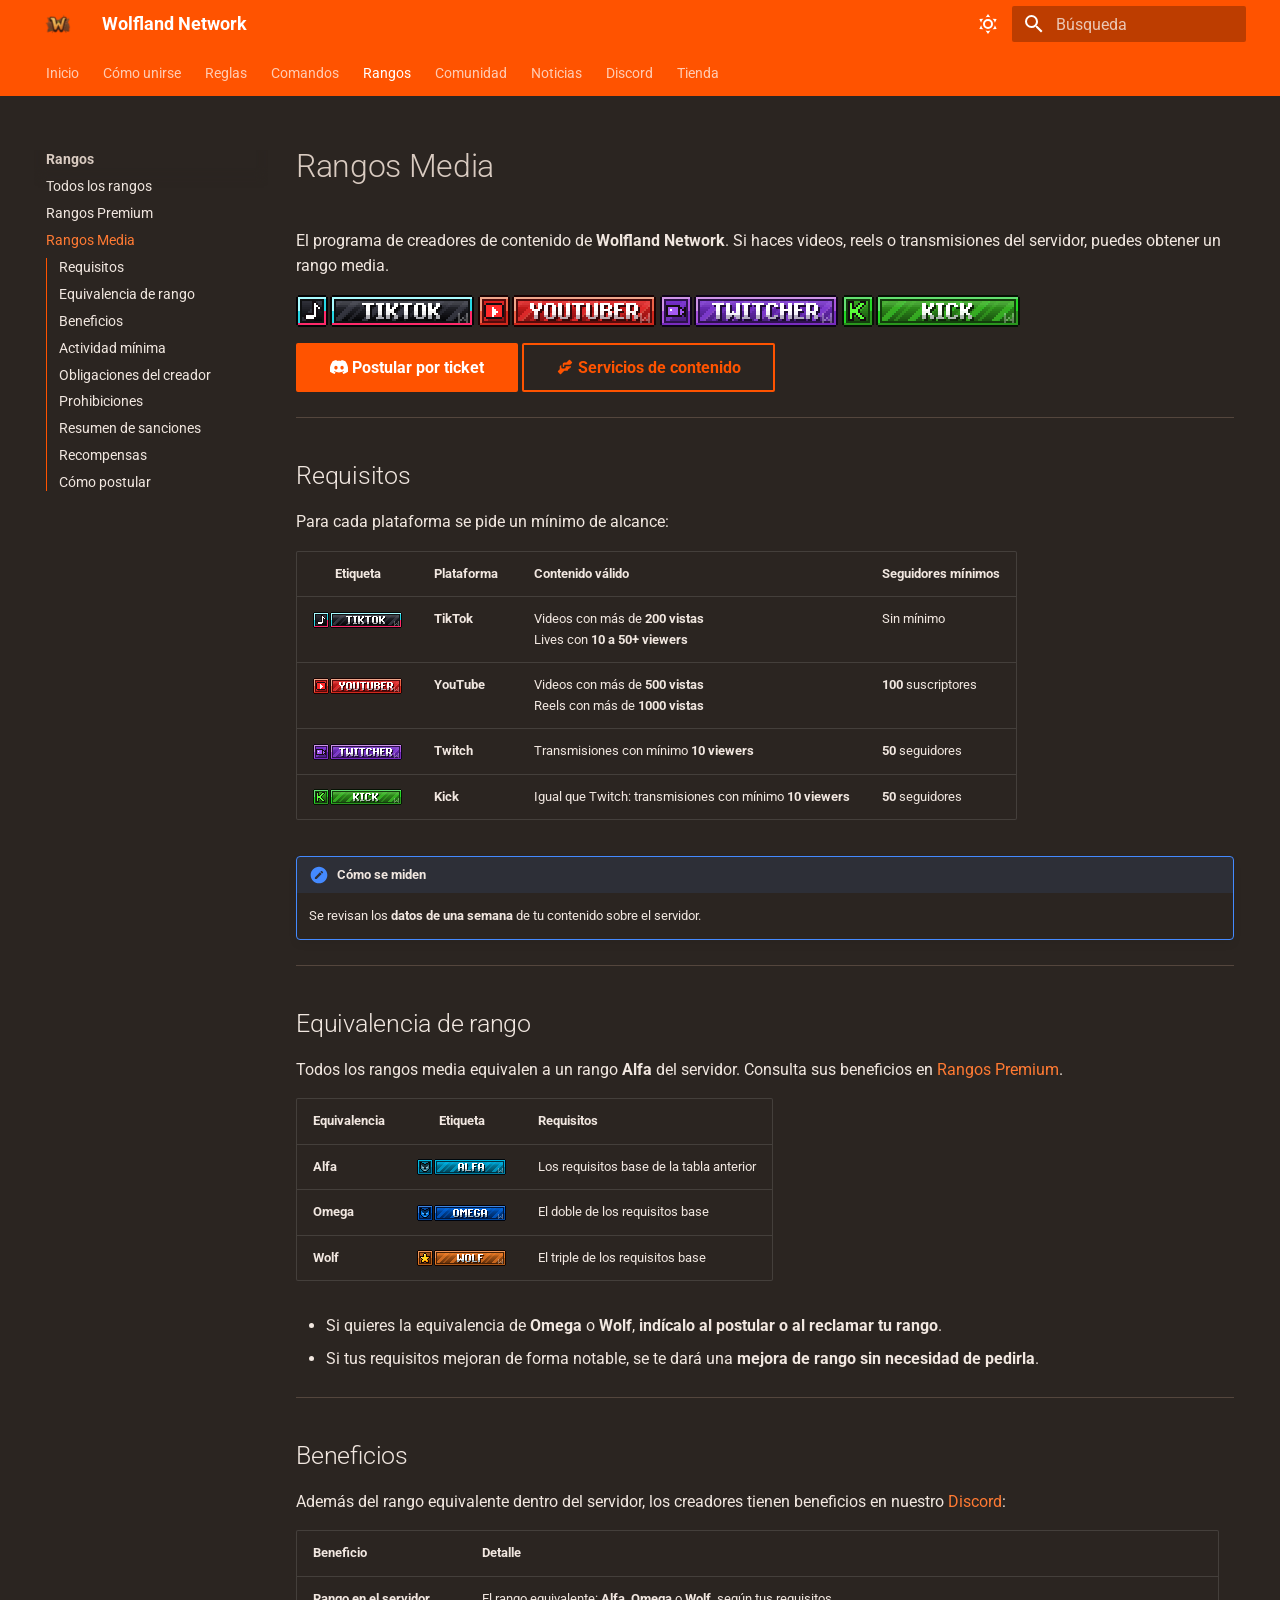
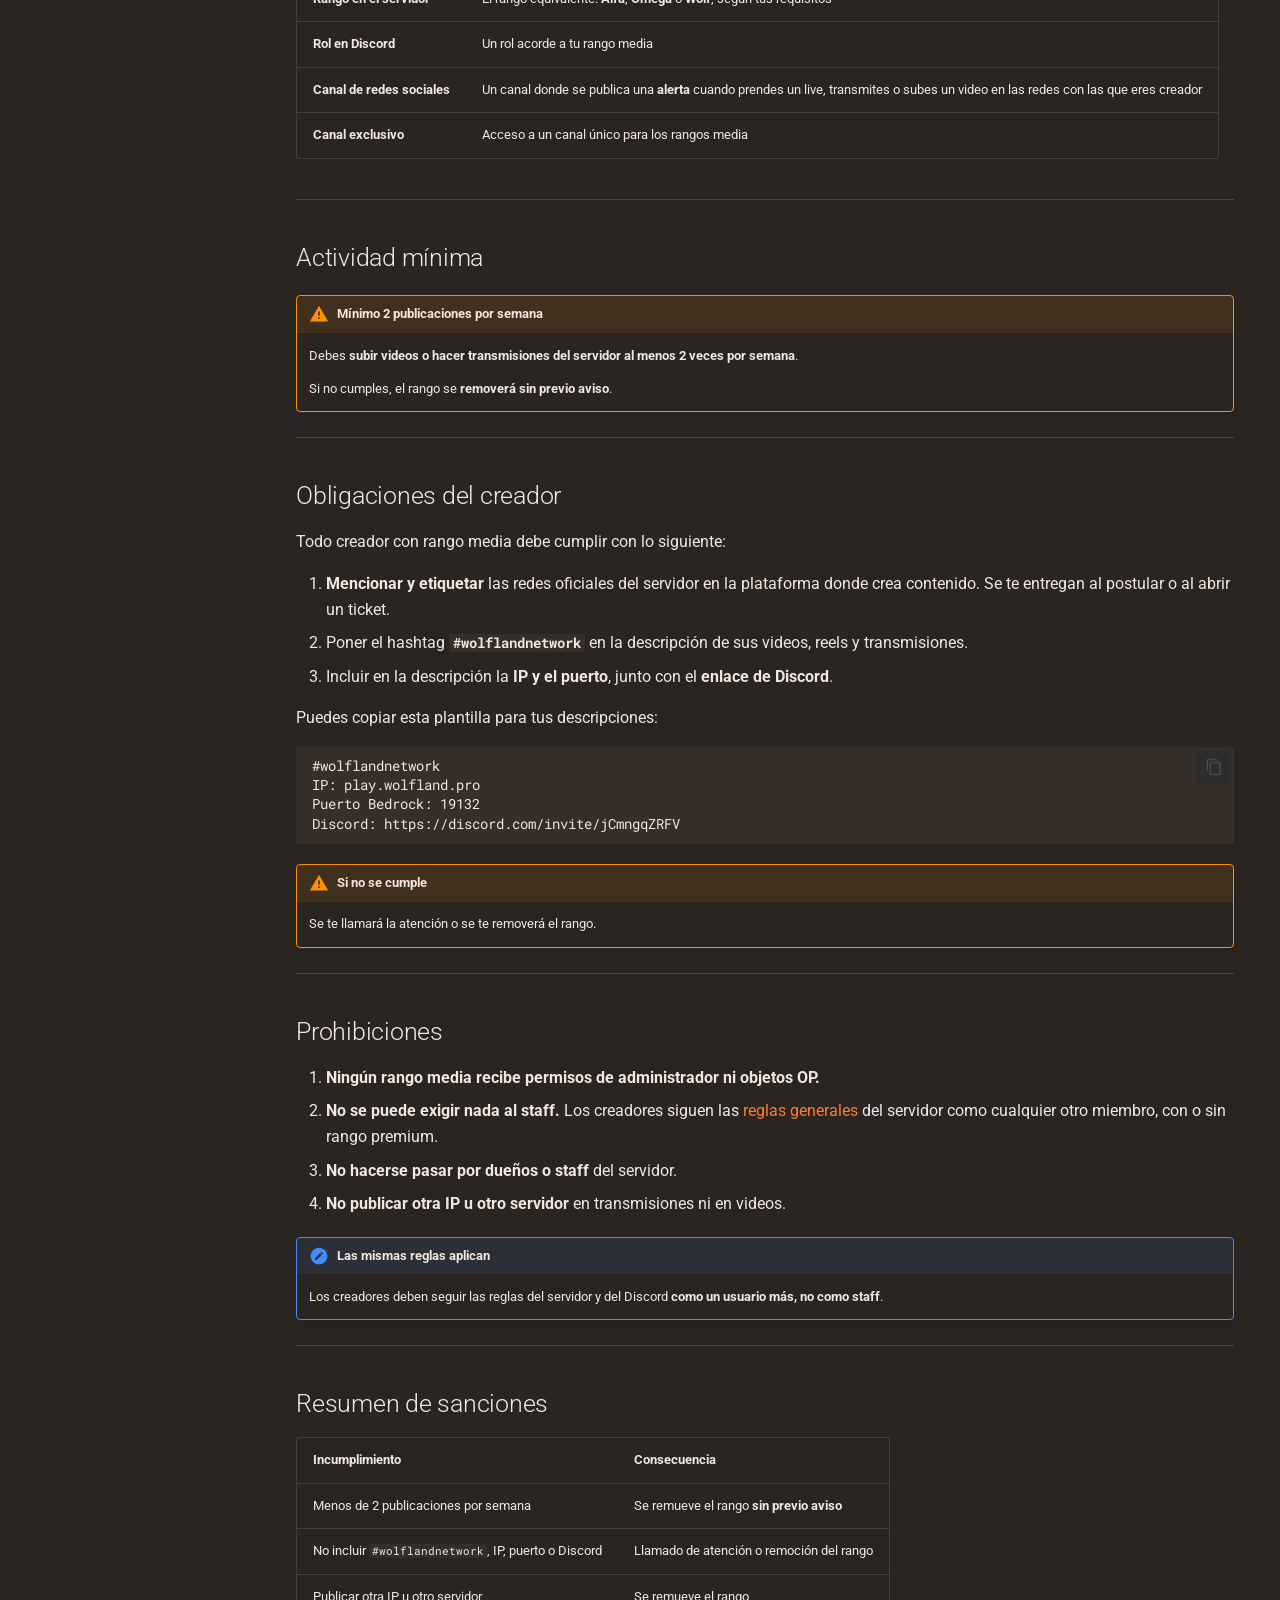
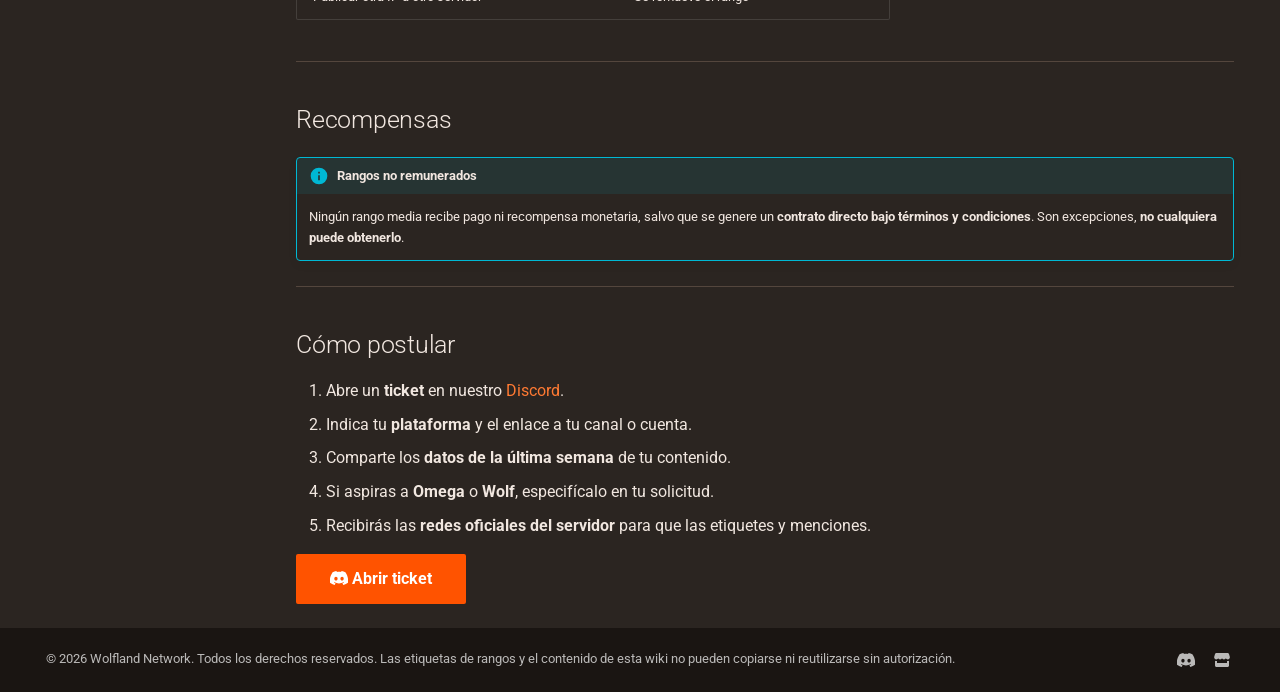
<file: rangos-media/index.html>
<!doctype html>
<html lang="es" class="no-js">
  <head>
    
      <meta charset="utf-8">
      <meta name="viewport" content="width=device-width,initial-scale=1">
      
        <meta name="description" content="Wiki oficial de Wolfland Network, servidor de Minecraft Survival Custom">
      
      
      
      
        <link rel="prev" href="../rangos-premium/">
      
      
        <link rel="next" href="../staff/">
      
      
        
      
      
      <link rel="icon" href="../assets/favicon.png">
      <meta name="generator" content="mkdocs-1.6.1, mkdocs-material-9.8.2">
    
    
      
        <title>Rangos Media - Wolfland Network</title>
      
    
    
      <link rel="stylesheet" href="../assets/stylesheets/main.57a0d79d.min.css">
      
        
        <link rel="stylesheet" href="../assets/stylesheets/palette.fb2fffe2.min.css">
      
      


    
    
      
    
    
      
        
        
        <link rel="preconnect" href="https://fonts.gstatic.com" crossorigin>
        <link rel="stylesheet" href="https://fonts.googleapis.com/css?family=Roboto:300,300i,400,400i,700,700i%7CRoboto+Mono:400,400i,700,700i&display=fallback">
        <style>:root{--md-text-font:"Roboto";--md-code-font:"Roboto Mono"}</style>
      
    
    
      <link rel="stylesheet" href="../stylesheets/extra.css">
    
    <script>__md_scope=new URL("..",location),__md_hash=e=>[...e].reduce(((e,_)=>(e<<5)-e+_.charCodeAt(0)),0),__md_get=(e,_=localStorage,t=__md_scope)=>JSON.parse(_.getItem(t.pathname+"."+e)),__md_set=(e,_,t=localStorage,a=__md_scope)=>{try{t.setItem(a.pathname+"."+e,JSON.stringify(_))}catch(e){}}</script>
    
      

    
    
  </head>
  
  
    
    
      
    
    
    
    
    <body dir="ltr" data-md-color-scheme="slate" data-md-color-primary="custom" data-md-color-accent="custom">
  
    
    <input class="md-toggle" data-md-toggle="drawer" type="checkbox" id="__drawer" autocomplete="off">
    <input class="md-toggle" data-md-toggle="search" type="checkbox" id="__search" autocomplete="off">
    <label class="md-overlay" for="__drawer"></label>
    <div data-md-component="skip">
      
        
        <a href="#rangos-media" class="md-skip">
          Saltar a contenido
        </a>
      
    </div>
    <div data-md-component="announce">
      
    </div>
    
    
      

<header class="md-header" data-md-component="header">
  <nav class="md-header__inner md-grid" aria-label="Cabecera">
    <a href=".." title="Wolfland Network" class="md-header__button md-logo" aria-label="Wolfland Network" data-md-component="logo">
      
  <img src="../assets/logo.png" alt="logo">

    </a>
    <label class="md-header__button md-icon" for="__drawer">
      
      <svg xmlns="http://www.w3.org/2000/svg" viewBox="0 0 24 24"><path d="M3 6h18v2H3zm0 5h18v2H3zm0 5h18v2H3z"/></svg>
    </label>
    <div class="md-header__title" data-md-component="header-title">
      <div class="md-header__ellipsis">
        <div class="md-header__topic">
          <span class="md-ellipsis">
            Wolfland Network
          </span>
        </div>
        <div class="md-header__topic" data-md-component="header-topic">
          <span class="md-ellipsis">
            
              Rangos Media
            
          </span>
        </div>
      </div>
    </div>
    
      
        <form class="md-header__option" data-md-component="palette">
  
    
    
    
    <input class="md-option" data-md-color-media="" data-md-color-scheme="slate" data-md-color-primary="custom" data-md-color-accent="custom"  aria-label="Cambiar a modo claro"  type="radio" name="__palette" id="__palette_0">
    
      <label class="md-header__button md-icon" title="Cambiar a modo claro" for="__palette_1" hidden>
        <svg xmlns="http://www.w3.org/2000/svg" viewBox="0 0 24 24"><path d="M12 7a5 5 0 0 1 5 5 5 5 0 0 1-5 5 5 5 0 0 1-5-5 5 5 0 0 1 5-5m0 2a3 3 0 0 0-3 3 3 3 0 0 0 3 3 3 3 0 0 0 3-3 3 3 0 0 0-3-3m0-7 2.39 3.42C13.65 5.15 12.84 5 12 5s-1.65.15-2.39.42zM3.34 7l4.16-.35A7.2 7.2 0 0 0 5.94 8.5c-.44.74-.69 1.5-.83 2.29zm.02 10 1.76-3.77a7.131 7.131 0 0 0 2.38 4.14zM20.65 7l-1.77 3.79a7.02 7.02 0 0 0-2.38-4.15zm-.01 10-4.14.36c.59-.51 1.12-1.14 1.54-1.86.42-.73.69-1.5.83-2.29zM12 22l-2.41-3.44c.74.27 1.55.44 2.41.44.82 0 1.63-.17 2.37-.44z"/></svg>
      </label>
    
  
    
    
    
    <input class="md-option" data-md-color-media="" data-md-color-scheme="default" data-md-color-primary="custom" data-md-color-accent="custom"  aria-label="Cambiar a modo oscuro"  type="radio" name="__palette" id="__palette_1">
    
      <label class="md-header__button md-icon" title="Cambiar a modo oscuro" for="__palette_0" hidden>
        <svg xmlns="http://www.w3.org/2000/svg" viewBox="0 0 24 24"><path d="m17.75 4.09-2.53 1.94.91 3.06-2.63-1.81-2.63 1.81.91-3.06-2.53-1.94L12.44 4l1.06-3 1.06 3zm3.5 6.91-1.64 1.25.59 1.98-1.7-1.17-1.7 1.17.59-1.98L15.75 11l2.06-.05L18.5 9l.69 1.95zm-2.28 4.95c.83-.08 1.72 1.1 1.19 1.85-.32.45-.66.87-1.08 1.27C15.17 23 8.84 23 4.94 19.07c-3.91-3.9-3.91-10.24 0-14.14.4-.4.82-.76 1.27-1.08.75-.53 1.93.36 1.85 1.19-.27 2.86.69 5.83 2.89 8.02a9.96 9.96 0 0 0 8.02 2.89m-1.64 2.02a12.08 12.08 0 0 1-7.8-3.47c-2.17-2.19-3.33-5-3.49-7.82-2.81 3.14-2.7 7.96.31 10.98 3.02 3.01 7.84 3.12 10.98.31"/></svg>
      </label>
    
  
</form>
      
    
    
      <script>var palette=__md_get("__palette");if(palette&&palette.color){if("(prefers-color-scheme)"===palette.color.media){var media=matchMedia("(prefers-color-scheme: light)"),input=document.querySelector(media.matches?"[data-md-color-media='(prefers-color-scheme: light)']":"[data-md-color-media='(prefers-color-scheme: dark)']");palette.color.media=input.getAttribute("data-md-color-media"),palette.color.scheme=input.getAttribute("data-md-color-scheme"),palette.color.primary=input.getAttribute("data-md-color-primary"),palette.color.accent=input.getAttribute("data-md-color-accent")}for(var[key,value]of Object.entries(palette.color))document.body.setAttribute("data-md-color-"+key,value)}</script>
    
    
    
      
      
        <label class="md-header__button md-icon" for="__search">
          
          <svg xmlns="http://www.w3.org/2000/svg" viewBox="0 0 24 24"><path d="M9.5 3A6.5 6.5 0 0 1 16 9.5c0 1.61-.59 3.09-1.56 4.23l.27.27h.79l5 5-1.5 1.5-5-5v-.79l-.27-.27A6.52 6.52 0 0 1 9.5 16 6.5 6.5 0 0 1 3 9.5 6.5 6.5 0 0 1 9.5 3m0 2C7 5 5 7 5 9.5S7 14 9.5 14 14 12 14 9.5 12 5 9.5 5"/></svg>
        </label>
        <div class="md-search" data-md-component="search" role="dialog">
  <label class="md-search__overlay" for="__search"></label>
  <div class="md-search__inner" role="search">
    <form class="md-search__form" name="search">
      <input type="text" class="md-search__input" name="query" aria-label="Búsqueda" placeholder="Búsqueda" autocapitalize="off" autocorrect="off" autocomplete="off" spellcheck="false" data-md-component="search-query" required>
      <label class="md-search__icon md-icon" for="__search">
        
        <svg xmlns="http://www.w3.org/2000/svg" viewBox="0 0 24 24"><path d="M9.5 3A6.5 6.5 0 0 1 16 9.5c0 1.61-.59 3.09-1.56 4.23l.27.27h.79l5 5-1.5 1.5-5-5v-.79l-.27-.27A6.52 6.52 0 0 1 9.5 16 6.5 6.5 0 0 1 3 9.5 6.5 6.5 0 0 1 9.5 3m0 2C7 5 5 7 5 9.5S7 14 9.5 14 14 12 14 9.5 12 5 9.5 5"/></svg>
        
        <svg xmlns="http://www.w3.org/2000/svg" viewBox="0 0 24 24"><path d="M20 11v2H8l5.5 5.5-1.42 1.42L4.16 12l7.92-7.92L13.5 5.5 8 11z"/></svg>
      </label>
      <nav class="md-search__options" aria-label="Buscar">
        
        <button type="reset" class="md-search__icon md-icon" title="Limpiar" aria-label="Limpiar" tabindex="-1">
          
          <svg xmlns="http://www.w3.org/2000/svg" viewBox="0 0 24 24"><path d="M19 6.41 17.59 5 12 10.59 6.41 5 5 6.41 10.59 12 5 17.59 6.41 19 12 13.41 17.59 19 19 17.59 13.41 12z"/></svg>
        </button>
      </nav>
      
        <div class="md-search__suggest" data-md-component="search-suggest"></div>
      
    </form>
    <div class="md-search__output">
      <div class="md-search__scrollwrap" tabindex="0" data-md-scrollfix>
        <div class="md-search-result" data-md-component="search-result">
          <div class="md-search-result__meta">
            Inicializando búsqueda
          </div>
          <ol class="md-search-result__list" role="presentation"></ol>
        </div>
      </div>
    </div>
  </div>
</div>
      
    
    
  </nav>
  
</header>
    
    <div class="md-container" data-md-component="container">
      
      
        
          
            
<nav class="md-tabs" aria-label="Pestañas" data-md-component="tabs">
  <div class="md-grid">
    <ul class="md-tabs__list">
      
        
  
  
  
  
    <li class="md-tabs__item">
      <a href=".." class="md-tabs__link">
        
  
  
    
  
  Inicio

      </a>
    </li>
  

      
        
  
  
  
  
    <li class="md-tabs__item">
      <a href="../unirse/" class="md-tabs__link">
        
  
  
    
  
  Cómo unirse

      </a>
    </li>
  

      
        
  
  
  
  
    <li class="md-tabs__item">
      <a href="../reglas/" class="md-tabs__link">
        
  
  
    
  
  Reglas

      </a>
    </li>
  

      
        
  
  
  
  
    <li class="md-tabs__item">
      <a href="../comandos/" class="md-tabs__link">
        
  
  
    
  
  Comandos

      </a>
    </li>
  

      
        
  
  
  
    
  
  
    
    
      <li class="md-tabs__item md-tabs__item--active">
        <a href="../rangos/" class="md-tabs__link">
          
  
  
  Rangos

        </a>
      </li>
    
  

      
        
  
  
  
  
    
    
      <li class="md-tabs__item">
        <a href="../staff/" class="md-tabs__link">
          
  
  
  Comunidad

        </a>
      </li>
    
  

      
        
  
  
  
  
    <li class="md-tabs__item">
      <a href="../noticias/" class="md-tabs__link">
        
  
  
    
  
  Noticias

      </a>
    </li>
  

      
        
  
  
  
  
    <li class="md-tabs__item">
      <a href="https://discord.com/invite/jCmngqZRFV" class="md-tabs__link">
        
  
  
    
  
  Discord

      </a>
    </li>
  

      
        
  
  
  
  
    <li class="md-tabs__item">
      <a href="https://wolfland.tebex.store/" class="md-tabs__link">
        
  
  
    
  
  Tienda

      </a>
    </li>
  

      
    </ul>
  </div>
</nav>
          
        
      
      <main class="md-main" data-md-component="main">
        <div class="md-main__inner md-grid">
          
            
              
              <div class="md-sidebar md-sidebar--primary" data-md-component="sidebar" data-md-type="navigation" >
                <div class="md-sidebar__scrollwrap">
                  <div class="md-sidebar__inner">
                    


  


  

<nav class="md-nav md-nav--primary md-nav--lifted md-nav--integrated" aria-label="Navegación" data-md-level="0">
  <label class="md-nav__title" for="__drawer">
    <a href=".." title="Wolfland Network" class="md-nav__button md-logo" aria-label="Wolfland Network" data-md-component="logo">
      
  <img src="../assets/logo.png" alt="logo">

    </a>
    Wolfland Network
  </label>
  
  <ul class="md-nav__list" data-md-scrollfix>
    
      
      
  
  
  
  
    <li class="md-nav__item">
      <a href=".." class="md-nav__link">
        
  
  
  <span class="md-ellipsis">
    
  
    Inicio
  

    
  </span>
  
  

      </a>
    </li>
  

    
      
      
  
  
  
  
    <li class="md-nav__item">
      <a href="../unirse/" class="md-nav__link">
        
  
  
  <span class="md-ellipsis">
    
  
    Cómo unirse
  

    
  </span>
  
  

      </a>
    </li>
  

    
      
      
  
  
  
  
    <li class="md-nav__item">
      <a href="../reglas/" class="md-nav__link">
        
  
  
  <span class="md-ellipsis">
    
  
    Reglas
  

    
  </span>
  
  

      </a>
    </li>
  

    
      
      
  
  
  
  
    <li class="md-nav__item">
      <a href="../comandos/" class="md-nav__link">
        
  
  
  <span class="md-ellipsis">
    
  
    Comandos
  

    
  </span>
  
  

      </a>
    </li>
  

    
      
      
  
  
    
  
  
  
    
    
    
    
      
        
        
      
      
    
    
    <li class="md-nav__item md-nav__item--active md-nav__item--section md-nav__item--nested">
      
        
        
        <input class="md-nav__toggle md-toggle " type="checkbox" id="__nav_5" checked>
        
          
          <label class="md-nav__link" for="__nav_5" id="__nav_5_label" tabindex="">
            
  
  
  <span class="md-ellipsis">
    
  
    Rangos
  

    
  </span>
  
  

            <span class="md-nav__icon md-icon"></span>
          </label>
        
        <nav class="md-nav" data-md-level="1" aria-labelledby="__nav_5_label" aria-expanded="true">
          <label class="md-nav__title" for="__nav_5">
            <span class="md-nav__icon md-icon"></span>
            
  
    Rangos
  

          </label>
          <ul class="md-nav__list" data-md-scrollfix>
            
              
                
  
  
  
  
    <li class="md-nav__item">
      <a href="../rangos/" class="md-nav__link">
        
  
  
  <span class="md-ellipsis">
    
  
    Todos los rangos
  

    
  </span>
  
  

      </a>
    </li>
  

              
            
              
                
  
  
  
  
    <li class="md-nav__item">
      <a href="../rangos-premium/" class="md-nav__link">
        
  
  
  <span class="md-ellipsis">
    
  
    Rangos Premium
  

    
  </span>
  
  

      </a>
    </li>
  

              
            
              
                
  
  
    
  
  
  
    <li class="md-nav__item md-nav__item--active">
      
      <input class="md-nav__toggle md-toggle" type="checkbox" id="__toc">
      
      
        
      
      
        <label class="md-nav__link md-nav__link--active" for="__toc">
          
  
  
  <span class="md-ellipsis">
    
  
    Rangos Media
  

    
  </span>
  
  

          <span class="md-nav__icon md-icon"></span>
        </label>
      
      <a href="./" class="md-nav__link md-nav__link--active">
        
  
  
  <span class="md-ellipsis">
    
  
    Rangos Media
  

    
  </span>
  
  

      </a>
      
        

<nav class="md-nav md-nav--secondary" aria-label="Tabla de contenidos">
  
  
  
    
  
  
    <label class="md-nav__title" for="__toc">
      <span class="md-nav__icon md-icon"></span>
      Tabla de contenidos
    </label>
    <ul class="md-nav__list" data-md-component="toc" data-md-scrollfix>
      
        <li class="md-nav__item">
  <a href="#requisitos" class="md-nav__link">
    <span class="md-ellipsis">
      
        Requisitos
      
    </span>
  </a>
  
</li>
      
        <li class="md-nav__item">
  <a href="#equivalencia-de-rango" class="md-nav__link">
    <span class="md-ellipsis">
      
        Equivalencia de rango
      
    </span>
  </a>
  
</li>
      
        <li class="md-nav__item">
  <a href="#beneficios" class="md-nav__link">
    <span class="md-ellipsis">
      
        Beneficios
      
    </span>
  </a>
  
</li>
      
        <li class="md-nav__item">
  <a href="#actividad-minima" class="md-nav__link">
    <span class="md-ellipsis">
      
        Actividad mínima
      
    </span>
  </a>
  
</li>
      
        <li class="md-nav__item">
  <a href="#obligaciones-del-creador" class="md-nav__link">
    <span class="md-ellipsis">
      
        Obligaciones del creador
      
    </span>
  </a>
  
</li>
      
        <li class="md-nav__item">
  <a href="#prohibiciones" class="md-nav__link">
    <span class="md-ellipsis">
      
        Prohibiciones
      
    </span>
  </a>
  
</li>
      
        <li class="md-nav__item">
  <a href="#resumen-de-sanciones" class="md-nav__link">
    <span class="md-ellipsis">
      
        Resumen de sanciones
      
    </span>
  </a>
  
</li>
      
        <li class="md-nav__item">
  <a href="#recompensas" class="md-nav__link">
    <span class="md-ellipsis">
      
        Recompensas
      
    </span>
  </a>
  
</li>
      
        <li class="md-nav__item">
  <a href="#como-postular" class="md-nav__link">
    <span class="md-ellipsis">
      
        Cómo postular
      
    </span>
  </a>
  
</li>
      
    </ul>
  
</nav>
      
    </li>
  

              
            
          </ul>
        </nav>
      
    </li>
  

    
      
      
  
  
  
  
    
    
    
    
      
      
    
    
    <li class="md-nav__item md-nav__item--nested">
      
        
        
        <input class="md-nav__toggle md-toggle " type="checkbox" id="__nav_6" >
        
          
          <label class="md-nav__link" for="__nav_6" id="__nav_6_label" tabindex="0">
            
  
  
  <span class="md-ellipsis">
    
  
    Comunidad
  

    
  </span>
  
  

            <span class="md-nav__icon md-icon"></span>
          </label>
        
        <nav class="md-nav" data-md-level="1" aria-labelledby="__nav_6_label" aria-expanded="false">
          <label class="md-nav__title" for="__nav_6">
            <span class="md-nav__icon md-icon"></span>
            
  
    Comunidad
  

          </label>
          <ul class="md-nav__list" data-md-scrollfix>
            
              
                
  
  
  
  
    <li class="md-nav__item">
      <a href="../staff/" class="md-nav__link">
        
  
  
  <span class="md-ellipsis">
    
  
    Staff
  

    
  </span>
  
  

      </a>
    </li>
  

              
            
              
                
  
  
  
  
    <li class="md-nav__item">
      <a href="../postulaciones/" class="md-nav__link">
        
  
  
  <span class="md-ellipsis">
    
  
    Postulaciones
  

    
  </span>
  
  

      </a>
    </li>
  

              
            
              
                
  
  
  
  
    <li class="md-nav__item">
      <a href="../eventos/" class="md-nav__link">
        
  
  
  <span class="md-ellipsis">
    
  
    Eventos
  

    
  </span>
  
  

      </a>
    </li>
  

              
            
              
                
  
  
  
  
    <li class="md-nav__item">
      <a href="../servicios/" class="md-nav__link">
        
  
  
  <span class="md-ellipsis">
    
  
    Servicios de contenido
  

    
  </span>
  
  

      </a>
    </li>
  

              
            
          </ul>
        </nav>
      
    </li>
  

    
      
      
  
  
  
  
    <li class="md-nav__item">
      <a href="../noticias/" class="md-nav__link">
        
  
  
  <span class="md-ellipsis">
    
  
    Noticias
  

    
  </span>
  
  

      </a>
    </li>
  

    
      
      
  
  
  
  
    <li class="md-nav__item">
      <a href="https://discord.com/invite/jCmngqZRFV" class="md-nav__link">
        
  
  
  <span class="md-ellipsis">
    
  
    Discord
  

    
  </span>
  
  

      </a>
    </li>
  

    
      
      
  
  
  
  
    <li class="md-nav__item">
      <a href="https://wolfland.tebex.store/" class="md-nav__link">
        
  
  
  <span class="md-ellipsis">
    
  
    Tienda
  

    
  </span>
  
  

      </a>
    </li>
  

    
  </ul>
</nav>
                  </div>
                </div>
              </div>
            
            
          
          
            <div class="md-content" data-md-component="content">
              
              <article class="md-content__inner md-typeset">
                
                  



<h1 id="rangos-media">Rangos Media<a class="headerlink" href="#rangos-media" title="Permanent link">&para;</a></h1>
<p>El programa de creadores de contenido de <strong>Wolfland Network</strong>. Si haces videos, reels o transmisiones del servidor, puedes obtener un rango media.</p>
<p><img alt="Tiktoker" class="rank-tag-lg" src="../assets/images/ranks/tiktok.png" /> <img alt="Youtuber" class="rank-tag-lg" src="../assets/images/ranks/youtuber.png" /> <img alt="Twitch" class="rank-tag-lg" src="../assets/images/ranks/twitcher.png" /> <img alt="Kick" class="rank-tag-lg" src="../assets/images/ranks/kick.png" /></p>
<p><a class="md-button md-button--primary" href="https://discord.com/invite/jCmngqZRFV"><span class="twemoji"><svg xmlns="http://www.w3.org/2000/svg" viewBox="0 0 576 512"><!--! Font Awesome Free 7.1.0 by @fontawesome - https://fontawesome.com License - https://fontawesome.com/license/free (Icons: CC BY 4.0, Fonts: SIL OFL 1.1, Code: MIT License) Copyright 2025 Fonticons, Inc.--><path d="M492.5 69.8c-.2-.3-.4-.6-.8-.7-38.1-17.5-78.4-30-119.7-37.1-.4-.1-.8 0-1.1.1s-.6.4-.8.8c-5.5 9.9-10.5 20.2-14.9 30.6-44.6-6.8-89.9-6.8-134.4 0-4.5-10.5-9.5-20.7-15.1-30.6-.2-.3-.5-.6-.8-.8s-.7-.2-1.1-.2C162.5 39 122.2 51.5 84.1 69c-.3.1-.6.4-.8.7C7.1 183.5-13.8 294.6-3.6 404.2c0 .3.1.5.2.8s.3.4.5.6c44.4 32.9 94 58 146.8 74.2.4.1.8.1 1.1 0s.7-.4.9-.7c11.3-15.4 21.4-31.8 30-48.8.1-.2.2-.5.2-.8s0-.5-.1-.8-.2-.5-.4-.6-.4-.3-.7-.4c-15.8-6.1-31.2-13.4-45.9-21.9-.3-.2-.5-.4-.7-.6s-.3-.6-.3-.9 0-.6.2-.9.3-.5.6-.7c3.1-2.3 6.2-4.7 9.1-7.1.3-.2.6-.4.9-.4s.7 0 1 .1c96.2 43.9 200.4 43.9 295.5 0 .3-.1.7-.2 1-.2s.7.2.9.4c2.9 2.4 6 4.9 9.1 7.2.2.2.4.4.6.7s.2.6.2.9-.1.6-.3.9-.4.5-.6.6c-14.7 8.6-30 15.9-45.9 21.8-.2.1-.5.2-.7.4s-.3.4-.4.7-.1.5-.1.8.1.5.2.8c8.8 17 18.8 33.3 30 48.8.2.3.6.6.9.7s.8.1 1.1 0c52.9-16.2 102.6-41.3 147.1-74.2.2-.2.4-.4.5-.6s.2-.5.2-.8c12.3-126.8-20.5-236.9-86.9-334.5zm-302 267.7c-29 0-52.8-26.6-52.8-59.2s23.4-59.2 52.8-59.2c29.7 0 53.3 26.8 52.8 59.2 0 32.7-23.4 59.2-52.8 59.2m195.4 0c-29 0-52.8-26.6-52.8-59.2s23.4-59.2 52.8-59.2c29.7 0 53.3 26.8 52.8 59.2 0 32.7-23.2 59.2-52.8 59.2"/></svg></span> Postular por ticket</a>
<a class="md-button" href="../servicios/"><span class="twemoji"><svg xmlns="http://www.w3.org/2000/svg" viewBox="0 0 24 24"><path d="M11 6h3l3.29-3.3a1 1 0 0 1 1.42 0l2.58 2.59a1 1 0 0 1 0 1.41L19 9h-8v2a1 1 0 0 1-1 1 1 1 0 0 1-1-1V8a2 2 0 0 1 2-2m-6 5v4l-2.29 2.29a1 1 0 0 0 0 1.41l2.58 2.59a1 1 0 0 0 1.42 0L11 17h4a1 1 0 0 0 1-1v-1h1a1 1 0 0 0 1-1v-1h1a1 1 0 0 0 1-1v-1h-7v1a2 2 0 0 1-2 2H9a2 2 0 0 1-2-2V9Z"/></svg></span> Servicios de contenido</a></p>
<hr />
<h2 id="requisitos">Requisitos<a class="headerlink" href="#requisitos" title="Permanent link">&para;</a></h2>
<p>Para cada plataforma se pide un mínimo de alcance:</p>
<table>
<thead>
<tr>
<th style="text-align: center;">Etiqueta</th>
<th>Plataforma</th>
<th>Contenido válido</th>
<th>Seguidores mínimos</th>
</tr>
</thead>
<tbody>
<tr>
<td style="text-align: center;"><img alt="Tiktoker" class="rank-tag" src="../assets/images/ranks/tiktok.png" /></td>
<td><strong>TikTok</strong></td>
<td>Videos con más de <strong>200 vistas</strong><br>Lives con <strong>10 a 50+ viewers</strong></td>
<td>Sin mínimo</td>
</tr>
<tr>
<td style="text-align: center;"><img alt="Youtuber" class="rank-tag" src="../assets/images/ranks/youtuber.png" /></td>
<td><strong>YouTube</strong></td>
<td>Videos con más de <strong>500 vistas</strong><br>Reels con más de <strong>1000 vistas</strong></td>
<td><strong>100</strong> suscriptores</td>
</tr>
<tr>
<td style="text-align: center;"><img alt="Twitch" class="rank-tag" src="../assets/images/ranks/twitcher.png" /></td>
<td><strong>Twitch</strong></td>
<td>Transmisiones con mínimo <strong>10 viewers</strong></td>
<td><strong>50</strong> seguidores</td>
</tr>
<tr>
<td style="text-align: center;"><img alt="Kick" class="rank-tag" src="../assets/images/ranks/kick.png" /></td>
<td><strong>Kick</strong></td>
<td>Igual que Twitch: transmisiones con mínimo <strong>10 viewers</strong></td>
<td><strong>50</strong> seguidores</td>
</tr>
</tbody>
</table>
<div class="admonition note">
<p class="admonition-title">Cómo se miden</p>
<p>Se revisan los <strong>datos de una semana</strong> de tu contenido sobre el servidor.</p>
</div>
<hr />
<h2 id="equivalencia-de-rango">Equivalencia de rango<a class="headerlink" href="#equivalencia-de-rango" title="Permanent link">&para;</a></h2>
<p>Todos los rangos media equivalen a un rango <strong>Alfa</strong> del servidor. Consulta sus beneficios en <a href="../rangos-premium/">Rangos Premium</a>.</p>
<table>
<thead>
<tr>
<th>Equivalencia</th>
<th style="text-align: center;">Etiqueta</th>
<th>Requisitos</th>
</tr>
</thead>
<tbody>
<tr>
<td><strong>Alfa</strong></td>
<td style="text-align: center;"><img alt="Alfa" class="rank-tag" src="../assets/images/ranks/alfa.png" /></td>
<td>Los requisitos base de la tabla anterior</td>
</tr>
<tr>
<td><strong>Omega</strong></td>
<td style="text-align: center;"><img alt="Omega" class="rank-tag" src="../assets/images/ranks/omega.png" /></td>
<td>El doble de los requisitos base</td>
</tr>
<tr>
<td><strong>Wolf</strong></td>
<td style="text-align: center;"><img alt="Wolf" class="rank-tag" src="../assets/images/ranks/wolf.png" /></td>
<td>El triple de los requisitos base</td>
</tr>
</tbody>
</table>
<ul>
<li>Si quieres la equivalencia de <strong>Omega</strong> o <strong>Wolf</strong>, <strong>indícalo al postular o al reclamar tu rango</strong>.</li>
<li>Si tus requisitos mejoran de forma notable, se te dará una <strong>mejora de rango sin necesidad de pedirla</strong>.</li>
</ul>
<hr />
<h2 id="beneficios">Beneficios<a class="headerlink" href="#beneficios" title="Permanent link">&para;</a></h2>
<p>Además del rango equivalente dentro del servidor, los creadores tienen beneficios en nuestro <a href="https://discord.com/invite/jCmngqZRFV">Discord</a>:</p>
<table>
<thead>
<tr>
<th>Beneficio</th>
<th>Detalle</th>
</tr>
</thead>
<tbody>
<tr>
<td><strong>Rango en el servidor</strong></td>
<td>El rango equivalente: <strong>Alfa</strong>, <strong>Omega</strong> o <strong>Wolf</strong>, según tus requisitos</td>
</tr>
<tr>
<td><strong>Rol en Discord</strong></td>
<td>Un rol acorde a tu rango media</td>
</tr>
<tr>
<td><strong>Canal de redes sociales</strong></td>
<td>Un canal donde se publica una <strong>alerta</strong> cuando prendes un live, transmites o subes un video en las redes con las que eres creador</td>
</tr>
<tr>
<td><strong>Canal exclusivo</strong></td>
<td>Acceso a un canal único para los rangos media</td>
</tr>
</tbody>
</table>
<hr />
<h2 id="actividad-minima">Actividad mínima<a class="headerlink" href="#actividad-minima" title="Permanent link">&para;</a></h2>
<div class="admonition warning">
<p class="admonition-title">Mínimo 2 publicaciones por semana</p>
<p>Debes <strong>subir videos o hacer transmisiones del servidor al menos 2 veces por semana</strong>.</p>
<p>Si no cumples, el rango se <strong>removerá sin previo aviso</strong>.</p>
</div>
<hr />
<h2 id="obligaciones-del-creador">Obligaciones del creador<a class="headerlink" href="#obligaciones-del-creador" title="Permanent link">&para;</a></h2>
<p>Todo creador con rango media debe cumplir con lo siguiente:</p>
<ol>
<li><strong>Mencionar y etiquetar</strong> las redes oficiales del servidor en la plataforma donde crea contenido. Se te entregan al postular o al abrir un ticket.</li>
<li>Poner el hashtag <strong><code>#wolflandnetwork</code></strong> en la descripción de sus videos, reels y transmisiones.</li>
<li>Incluir en la descripción la <strong>IP y el puerto</strong>, junto con el <strong>enlace de Discord</strong>.</li>
</ol>
<p>Puedes copiar esta plantilla para tus descripciones:</p>
<div class="highlight"><pre><span></span><code>#wolflandnetwork
IP: play.wolfland.pro
Puerto Bedrock: 19132
Discord: https://discord.com/invite/jCmngqZRFV
</code></pre></div>
<div class="admonition warning">
<p class="admonition-title">Si no se cumple</p>
<p>Se te llamará la atención o se te removerá el rango.</p>
</div>
<hr />
<h2 id="prohibiciones">Prohibiciones<a class="headerlink" href="#prohibiciones" title="Permanent link">&para;</a></h2>
<ol>
<li><strong>Ningún rango media recibe permisos de administrador ni objetos OP.</strong></li>
<li><strong>No se puede exigir nada al staff.</strong> Los creadores siguen las <a href="../reglas/">reglas generales</a> del servidor como cualquier otro miembro, con o sin rango premium.</li>
<li><strong>No hacerse pasar por dueños o staff</strong> del servidor.</li>
<li><strong>No publicar otra IP u otro servidor</strong> en transmisiones ni en videos.</li>
</ol>
<div class="admonition note">
<p class="admonition-title">Las mismas reglas aplican</p>
<p>Los creadores deben seguir las reglas del servidor y del Discord <strong>como un usuario más, no como staff</strong>.</p>
</div>
<hr />
<h2 id="resumen-de-sanciones">Resumen de sanciones<a class="headerlink" href="#resumen-de-sanciones" title="Permanent link">&para;</a></h2>
<table>
<thead>
<tr>
<th>Incumplimiento</th>
<th>Consecuencia</th>
</tr>
</thead>
<tbody>
<tr>
<td>Menos de 2 publicaciones por semana</td>
<td>Se remueve el rango <strong>sin previo aviso</strong></td>
</tr>
<tr>
<td>No incluir <code>#wolflandnetwork</code>, IP, puerto o Discord</td>
<td>Llamado de atención o remoción del rango</td>
</tr>
<tr>
<td>Publicar otra IP u otro servidor</td>
<td>Se remueve el rango</td>
</tr>
</tbody>
</table>
<hr />
<h2 id="recompensas">Recompensas<a class="headerlink" href="#recompensas" title="Permanent link">&para;</a></h2>
<div class="admonition info">
<p class="admonition-title">Rangos no remunerados</p>
<p>Ningún rango media recibe pago ni recompensa monetaria, salvo que se genere un <strong>contrato directo bajo términos y condiciones</strong>. Son excepciones, <strong>no cualquiera puede obtenerlo</strong>.</p>
</div>
<hr />
<h2 id="como-postular">Cómo postular<a class="headerlink" href="#como-postular" title="Permanent link">&para;</a></h2>
<ol>
<li>Abre un <strong>ticket</strong> en nuestro <a href="https://discord.com/invite/jCmngqZRFV">Discord</a>.</li>
<li>Indica tu <strong>plataforma</strong> y el enlace a tu canal o cuenta.</li>
<li>Comparte los <strong>datos de la última semana</strong> de tu contenido.</li>
<li>Si aspiras a <strong>Omega</strong> o <strong>Wolf</strong>, especifícalo en tu solicitud.</li>
<li>Recibirás las <strong>redes oficiales del servidor</strong> para que las etiquetes y menciones.</li>
</ol>
<p><a class="md-button md-button--primary" href="https://discord.com/invite/jCmngqZRFV"><span class="twemoji"><svg xmlns="http://www.w3.org/2000/svg" viewBox="0 0 576 512"><!--! Font Awesome Free 7.1.0 by @fontawesome - https://fontawesome.com License - https://fontawesome.com/license/free (Icons: CC BY 4.0, Fonts: SIL OFL 1.1, Code: MIT License) Copyright 2025 Fonticons, Inc.--><path d="M492.5 69.8c-.2-.3-.4-.6-.8-.7-38.1-17.5-78.4-30-119.7-37.1-.4-.1-.8 0-1.1.1s-.6.4-.8.8c-5.5 9.9-10.5 20.2-14.9 30.6-44.6-6.8-89.9-6.8-134.4 0-4.5-10.5-9.5-20.7-15.1-30.6-.2-.3-.5-.6-.8-.8s-.7-.2-1.1-.2C162.5 39 122.2 51.5 84.1 69c-.3.1-.6.4-.8.7C7.1 183.5-13.8 294.6-3.6 404.2c0 .3.1.5.2.8s.3.4.5.6c44.4 32.9 94 58 146.8 74.2.4.1.8.1 1.1 0s.7-.4.9-.7c11.3-15.4 21.4-31.8 30-48.8.1-.2.2-.5.2-.8s0-.5-.1-.8-.2-.5-.4-.6-.4-.3-.7-.4c-15.8-6.1-31.2-13.4-45.9-21.9-.3-.2-.5-.4-.7-.6s-.3-.6-.3-.9 0-.6.2-.9.3-.5.6-.7c3.1-2.3 6.2-4.7 9.1-7.1.3-.2.6-.4.9-.4s.7 0 1 .1c96.2 43.9 200.4 43.9 295.5 0 .3-.1.7-.2 1-.2s.7.2.9.4c2.9 2.4 6 4.9 9.1 7.2.2.2.4.4.6.7s.2.6.2.9-.1.6-.3.9-.4.5-.6.6c-14.7 8.6-30 15.9-45.9 21.8-.2.1-.5.2-.7.4s-.3.4-.4.7-.1.5-.1.8.1.5.2.8c8.8 17 18.8 33.3 30 48.8.2.3.6.6.9.7s.8.1 1.1 0c52.9-16.2 102.6-41.3 147.1-74.2.2-.2.4-.4.5-.6s.2-.5.2-.8c12.3-126.8-20.5-236.9-86.9-334.5zm-302 267.7c-29 0-52.8-26.6-52.8-59.2s23.4-59.2 52.8-59.2c29.7 0 53.3 26.8 52.8 59.2 0 32.7-23.4 59.2-52.8 59.2m195.4 0c-29 0-52.8-26.6-52.8-59.2s23.4-59.2 52.8-59.2c29.7 0 53.3 26.8 52.8 59.2 0 32.7-23.2 59.2-52.8 59.2"/></svg></span> Abrir ticket</a></p>












                
              </article>
            </div>
          
          
<script>var target=document.getElementById(location.hash.slice(1));target&&target.name&&(target.checked=target.name.startsWith("__tabbed_"))</script>
        </div>
        
          <button type="button" class="md-top md-icon" data-md-component="top" hidden>
  
  <svg xmlns="http://www.w3.org/2000/svg" viewBox="0 0 24 24"><path d="M13 20h-2V8l-5.5 5.5-1.42-1.42L12 4.16l7.92 7.92-1.42 1.42L13 8z"/></svg>
  Volver al principio
</button>
        
      </main>
      
        <footer class="md-footer">
  
  <div class="md-footer-meta md-typeset">
    <div class="md-footer-meta__inner md-grid">
      <div class="md-copyright">
  
    <div class="md-copyright__highlight">
      © 2026 Wolfland Network. Todos los derechos reservados. Las etiquetas de rangos y el contenido de esta wiki no pueden copiarse ni reutilizarse sin autorización.
    </div>
  
  
</div>
      
        
<div class="md-social">
  
    
    
    
    
    <a href="https://discord.com/invite/jCmngqZRFV" target="_blank" rel="noopener" title="Discord de Wolfland Network" class="md-social__link">
      <svg xmlns="http://www.w3.org/2000/svg" viewBox="0 0 576 512"><!--! Font Awesome Free 7.1.0 by @fontawesome - https://fontawesome.com License - https://fontawesome.com/license/free (Icons: CC BY 4.0, Fonts: SIL OFL 1.1, Code: MIT License) Copyright 2025 Fonticons, Inc.--><path d="M492.5 69.8c-.2-.3-.4-.6-.8-.7-38.1-17.5-78.4-30-119.7-37.1-.4-.1-.8 0-1.1.1s-.6.4-.8.8c-5.5 9.9-10.5 20.2-14.9 30.6-44.6-6.8-89.9-6.8-134.4 0-4.5-10.5-9.5-20.7-15.1-30.6-.2-.3-.5-.6-.8-.8s-.7-.2-1.1-.2C162.5 39 122.2 51.5 84.1 69c-.3.1-.6.4-.8.7C7.1 183.5-13.8 294.6-3.6 404.2c0 .3.1.5.2.8s.3.4.5.6c44.4 32.9 94 58 146.8 74.2.4.1.8.1 1.1 0s.7-.4.9-.7c11.3-15.4 21.4-31.8 30-48.8.1-.2.2-.5.2-.8s0-.5-.1-.8-.2-.5-.4-.6-.4-.3-.7-.4c-15.8-6.1-31.2-13.4-45.9-21.9-.3-.2-.5-.4-.7-.6s-.3-.6-.3-.9 0-.6.2-.9.3-.5.6-.7c3.1-2.3 6.2-4.7 9.1-7.1.3-.2.6-.4.9-.4s.7 0 1 .1c96.2 43.9 200.4 43.9 295.5 0 .3-.1.7-.2 1-.2s.7.2.9.4c2.9 2.4 6 4.9 9.1 7.2.2.2.4.4.6.7s.2.6.2.9-.1.6-.3.9-.4.5-.6.6c-14.7 8.6-30 15.9-45.9 21.8-.2.1-.5.2-.7.4s-.3.4-.4.7-.1.5-.1.8.1.5.2.8c8.8 17 18.8 33.3 30 48.8.2.3.6.6.9.7s.8.1 1.1 0c52.9-16.2 102.6-41.3 147.1-74.2.2-.2.4-.4.5-.6s.2-.5.2-.8c12.3-126.8-20.5-236.9-86.9-334.5zm-302 267.7c-29 0-52.8-26.6-52.8-59.2s23.4-59.2 52.8-59.2c29.7 0 53.3 26.8 52.8 59.2 0 32.7-23.4 59.2-52.8 59.2m195.4 0c-29 0-52.8-26.6-52.8-59.2s23.4-59.2 52.8-59.2c29.7 0 53.3 26.8 52.8 59.2 0 32.7-23.2 59.2-52.8 59.2"/></svg>
    </a>
  
    
    
    
    
    <a href="https://wolfland.tebex.store/" target="_blank" rel="noopener" title="Tienda de Wolfland Network" class="md-social__link">
      <svg xmlns="http://www.w3.org/2000/svg" viewBox="0 0 512 512"><!--! Font Awesome Free 7.1.0 by @fontawesome - https://fontawesome.com License - https://fontawesome.com/license/free (Icons: CC BY 4.0, Fonts: SIL OFL 1.1, Code: MIT License) Copyright 2025 Fonticons, Inc.--><path d="M30.7 72.3C37.6 48.4 59.5 32 84.4 32h344c24.9 0 46.8 16.4 53.8 40.3l23.4 80.2c12.8 43.7-20.1 87.5-65.6 87.5-26.3 0-49.4-14.9-60.8-37.1-11.6 21.9-34.6 37.1-61.4 37.1-26.6 0-49.7-15-61.3-37-11.6 22-34.7 37-61.3 37-26.8 0-49.8-15.1-61.4-37.1C122.4 225 99.3 240 73 240c-45.6 0-78.4-43.7-65.6-87.5zM96.4 352h320v-66.4c7.6 1.6 15.5 2.4 23.5 2.4 14.3 0 28-2.6 40.5-7.2V432c0 26.5-21.5 48-48 48h-352c-26.5 0-48-21.5-48-48V280.8c12.5 4.6 26.1 7.2 40.5 7.2 8.1 0 15.9-.8 23.5-2.4z"/></svg>
    </a>
  
</div>
      
    </div>
  </div>
</footer>
      
    </div>
    <div class="md-dialog" data-md-component="dialog">
      <div class="md-dialog__inner md-typeset"></div>
    </div>
    
    
    
      
      
      <script id="__config" type="application/json">{"annotate": null, "base": "..", "features": ["navigation.tabs", "navigation.top", "toc.integrate", "search.suggest", "search.highlight", "content.code.copy"], "search": "../assets/javascripts/workers/search.a7633da7.min.js", "tags": null, "translations": {"clipboard.copied": "Copiado al portapapeles", "clipboard.copy": "Copiar al portapapeles", "search.result.more.one": "1 m\u00e1s en esta p\u00e1gina", "search.result.more.other": "# m\u00e1s en esta p\u00e1gina", "search.result.none": "No se encontraron documentos", "search.result.one": "1 documento encontrado", "search.result.other": "# documentos encontrados", "search.result.placeholder": "Teclee para comenzar b\u00fasqueda", "search.result.term.missing": "Falta", "select.version": "Seleccionar versi\u00f3n"}, "version": null}</script>
    
    
      <script src="../assets/javascripts/bundle.a5f9d56c.min.js"></script>
      
        <script src="../javascripts/protect.js"></script>
      
    
  </body>
</html>
</file>
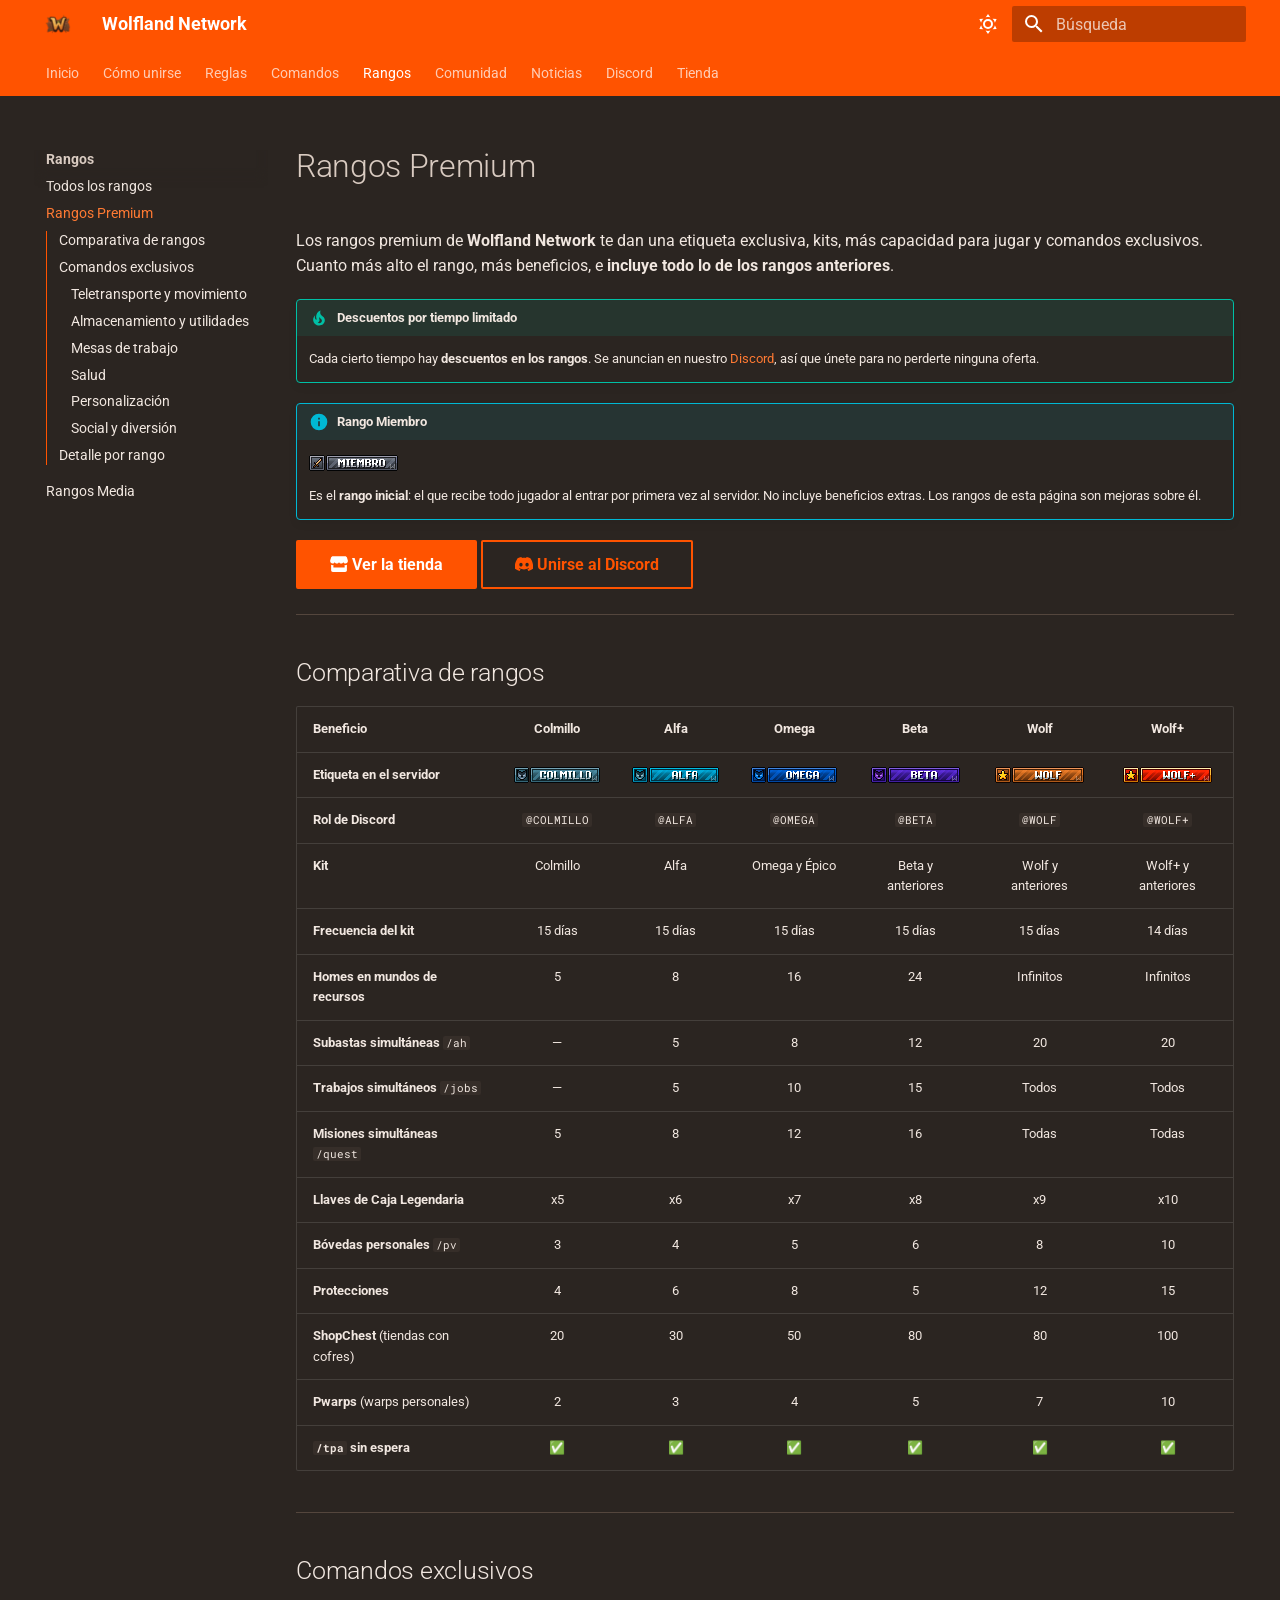
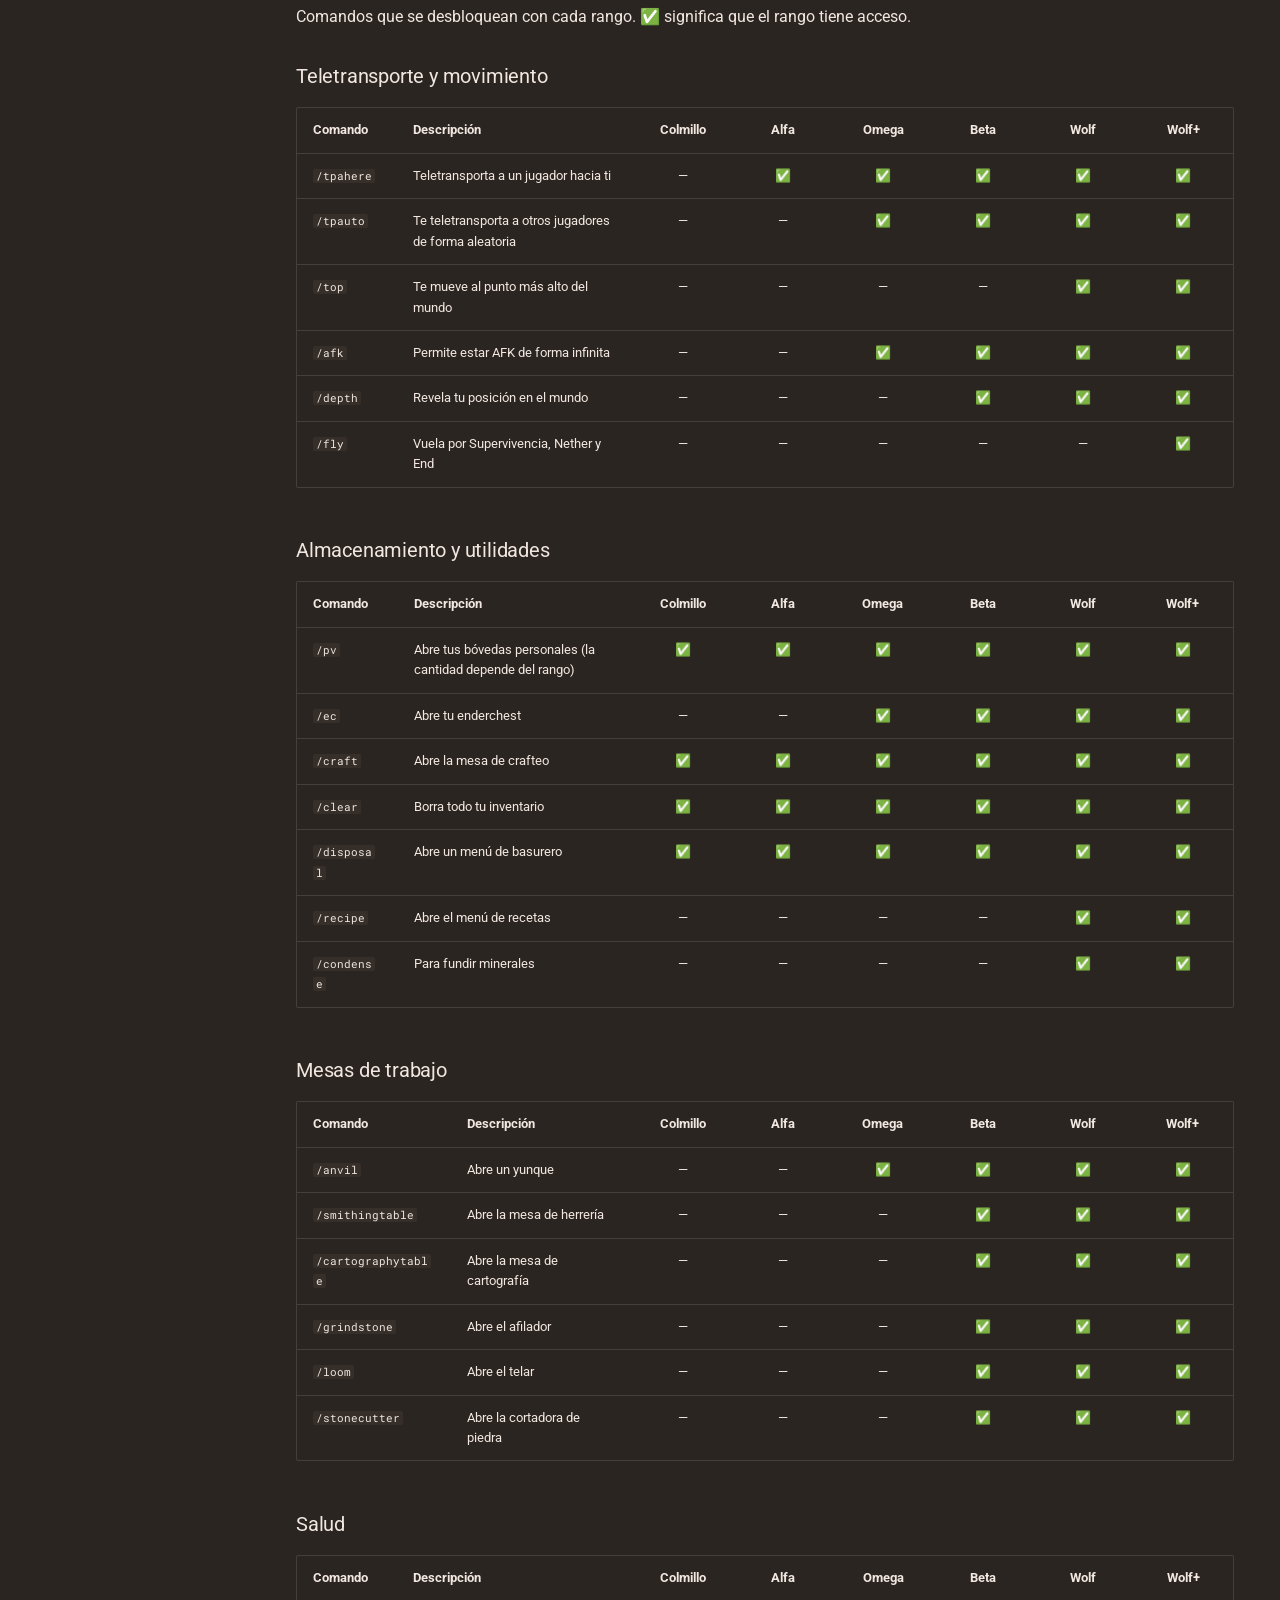
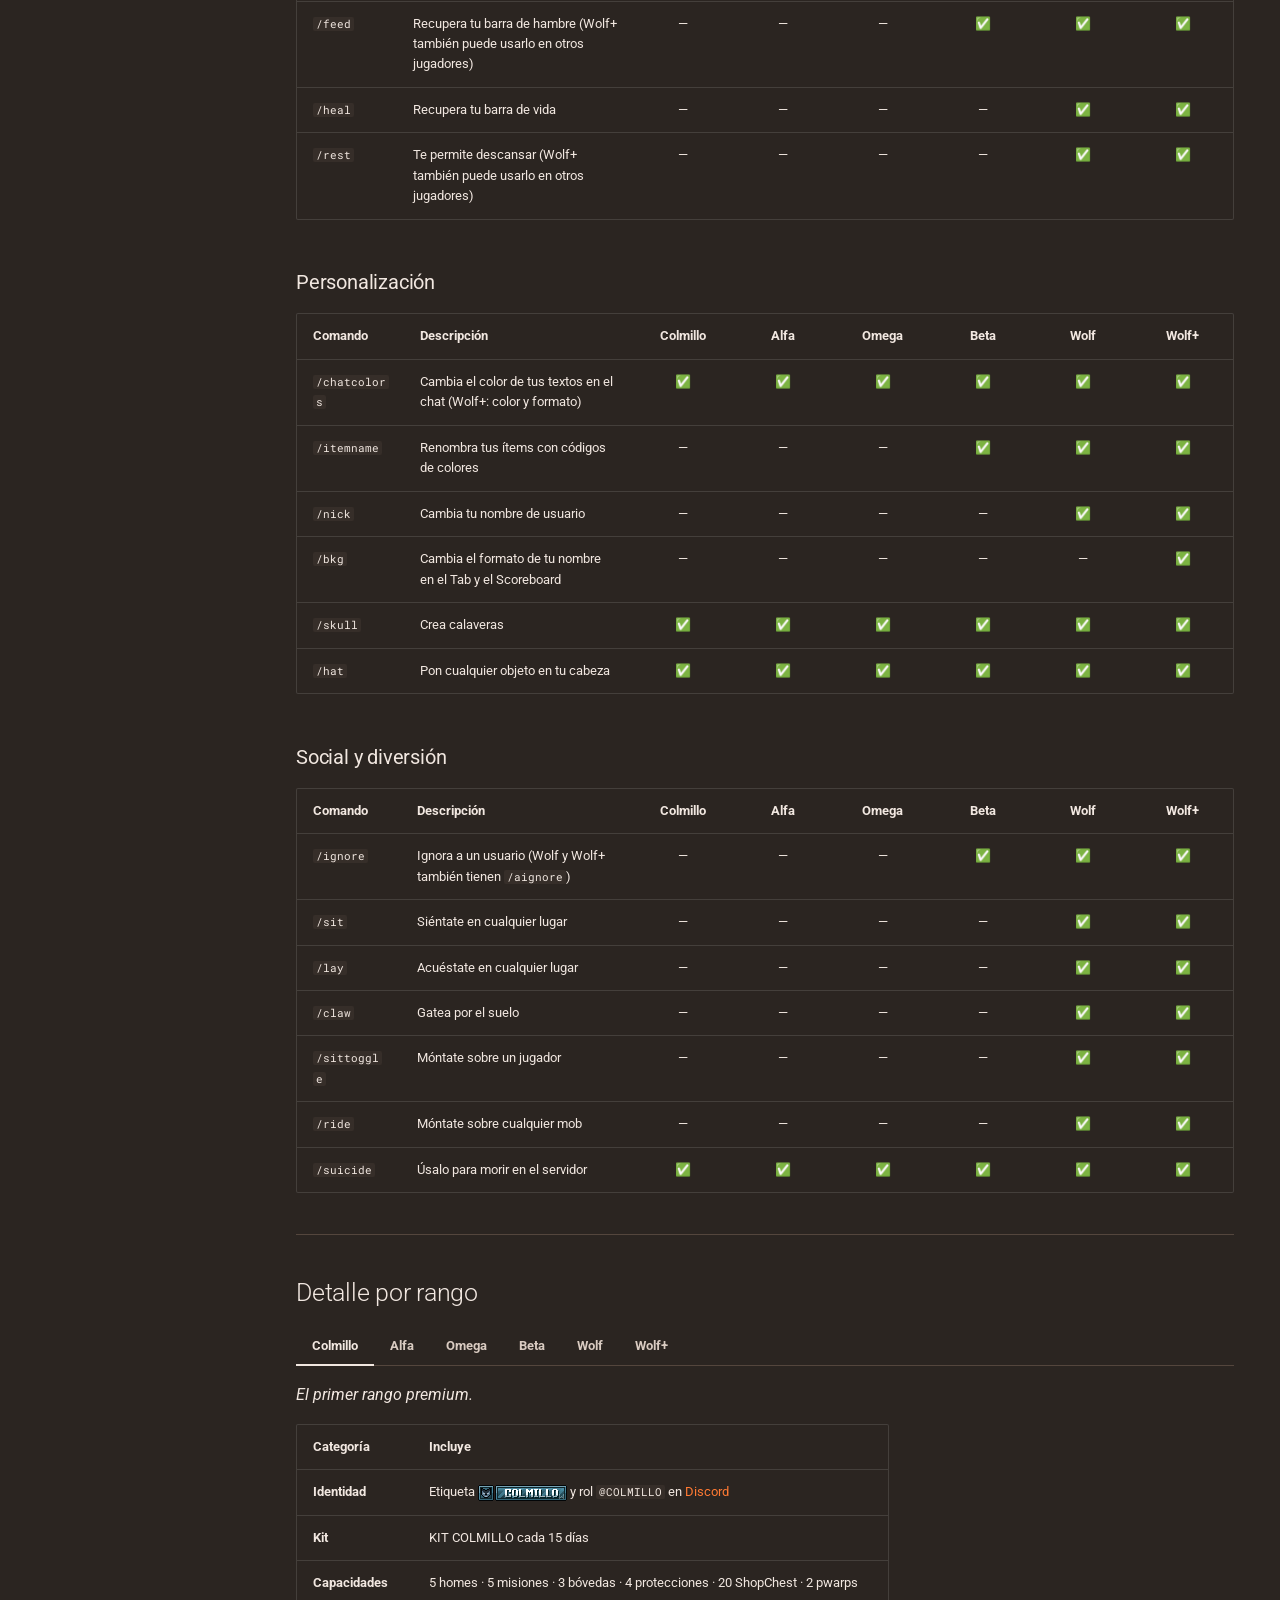
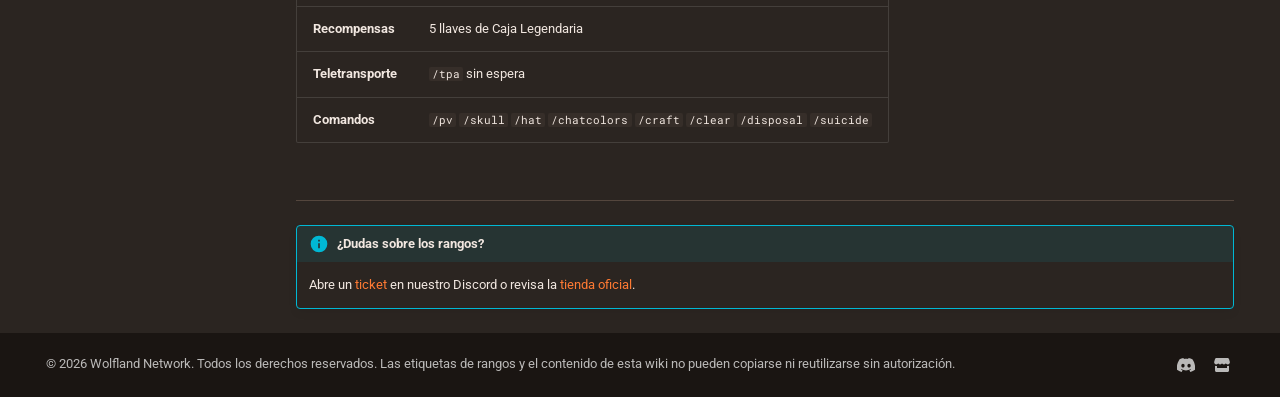
<file: rangos-premium/index.html>
<!doctype html>
<html lang="es" class="no-js">
  <head>
    
      <meta charset="utf-8">
      <meta name="viewport" content="width=device-width,initial-scale=1">
      
        <meta name="description" content="Wiki oficial de Wolfland Network, servidor de Minecraft Survival Custom">
      
      
      
      
        <link rel="prev" href="../rangos/">
      
      
        <link rel="next" href="../rangos-media/">
      
      
        
      
      
      <link rel="icon" href="../assets/favicon.png">
      <meta name="generator" content="mkdocs-1.6.1, mkdocs-material-9.8.2">
    
    
      
        <title>Rangos Premium - Wolfland Network</title>
      
    
    
      <link rel="stylesheet" href="../assets/stylesheets/main.57a0d79d.min.css">
      
        
        <link rel="stylesheet" href="../assets/stylesheets/palette.fb2fffe2.min.css">
      
      


    
    
      
    
    
      
        
        
        <link rel="preconnect" href="https://fonts.gstatic.com" crossorigin>
        <link rel="stylesheet" href="https://fonts.googleapis.com/css?family=Roboto:300,300i,400,400i,700,700i%7CRoboto+Mono:400,400i,700,700i&display=fallback">
        <style>:root{--md-text-font:"Roboto";--md-code-font:"Roboto Mono"}</style>
      
    
    
      <link rel="stylesheet" href="../stylesheets/extra.css">
    
    <script>__md_scope=new URL("..",location),__md_hash=e=>[...e].reduce(((e,_)=>(e<<5)-e+_.charCodeAt(0)),0),__md_get=(e,_=localStorage,t=__md_scope)=>JSON.parse(_.getItem(t.pathname+"."+e)),__md_set=(e,_,t=localStorage,a=__md_scope)=>{try{t.setItem(a.pathname+"."+e,JSON.stringify(_))}catch(e){}}</script>
    
      

    
    
  </head>
  
  
    
    
      
    
    
    
    
    <body dir="ltr" data-md-color-scheme="slate" data-md-color-primary="custom" data-md-color-accent="custom">
  
    
    <input class="md-toggle" data-md-toggle="drawer" type="checkbox" id="__drawer" autocomplete="off">
    <input class="md-toggle" data-md-toggle="search" type="checkbox" id="__search" autocomplete="off">
    <label class="md-overlay" for="__drawer"></label>
    <div data-md-component="skip">
      
        
        <a href="#rangos-premium" class="md-skip">
          Saltar a contenido
        </a>
      
    </div>
    <div data-md-component="announce">
      
    </div>
    
    
      

<header class="md-header" data-md-component="header">
  <nav class="md-header__inner md-grid" aria-label="Cabecera">
    <a href=".." title="Wolfland Network" class="md-header__button md-logo" aria-label="Wolfland Network" data-md-component="logo">
      
  <img src="../assets/logo.png" alt="logo">

    </a>
    <label class="md-header__button md-icon" for="__drawer">
      
      <svg xmlns="http://www.w3.org/2000/svg" viewBox="0 0 24 24"><path d="M3 6h18v2H3zm0 5h18v2H3zm0 5h18v2H3z"/></svg>
    </label>
    <div class="md-header__title" data-md-component="header-title">
      <div class="md-header__ellipsis">
        <div class="md-header__topic">
          <span class="md-ellipsis">
            Wolfland Network
          </span>
        </div>
        <div class="md-header__topic" data-md-component="header-topic">
          <span class="md-ellipsis">
            
              Rangos Premium
            
          </span>
        </div>
      </div>
    </div>
    
      
        <form class="md-header__option" data-md-component="palette">
  
    
    
    
    <input class="md-option" data-md-color-media="" data-md-color-scheme="slate" data-md-color-primary="custom" data-md-color-accent="custom"  aria-label="Cambiar a modo claro"  type="radio" name="__palette" id="__palette_0">
    
      <label class="md-header__button md-icon" title="Cambiar a modo claro" for="__palette_1" hidden>
        <svg xmlns="http://www.w3.org/2000/svg" viewBox="0 0 24 24"><path d="M12 7a5 5 0 0 1 5 5 5 5 0 0 1-5 5 5 5 0 0 1-5-5 5 5 0 0 1 5-5m0 2a3 3 0 0 0-3 3 3 3 0 0 0 3 3 3 3 0 0 0 3-3 3 3 0 0 0-3-3m0-7 2.39 3.42C13.65 5.15 12.84 5 12 5s-1.65.15-2.39.42zM3.34 7l4.16-.35A7.2 7.2 0 0 0 5.94 8.5c-.44.74-.69 1.5-.83 2.29zm.02 10 1.76-3.77a7.131 7.131 0 0 0 2.38 4.14zM20.65 7l-1.77 3.79a7.02 7.02 0 0 0-2.38-4.15zm-.01 10-4.14.36c.59-.51 1.12-1.14 1.54-1.86.42-.73.69-1.5.83-2.29zM12 22l-2.41-3.44c.74.27 1.55.44 2.41.44.82 0 1.63-.17 2.37-.44z"/></svg>
      </label>
    
  
    
    
    
    <input class="md-option" data-md-color-media="" data-md-color-scheme="default" data-md-color-primary="custom" data-md-color-accent="custom"  aria-label="Cambiar a modo oscuro"  type="radio" name="__palette" id="__palette_1">
    
      <label class="md-header__button md-icon" title="Cambiar a modo oscuro" for="__palette_0" hidden>
        <svg xmlns="http://www.w3.org/2000/svg" viewBox="0 0 24 24"><path d="m17.75 4.09-2.53 1.94.91 3.06-2.63-1.81-2.63 1.81.91-3.06-2.53-1.94L12.44 4l1.06-3 1.06 3zm3.5 6.91-1.64 1.25.59 1.98-1.7-1.17-1.7 1.17.59-1.98L15.75 11l2.06-.05L18.5 9l.69 1.95zm-2.28 4.95c.83-.08 1.72 1.1 1.19 1.85-.32.45-.66.87-1.08 1.27C15.17 23 8.84 23 4.94 19.07c-3.91-3.9-3.91-10.24 0-14.14.4-.4.82-.76 1.27-1.08.75-.53 1.93.36 1.85 1.19-.27 2.86.69 5.83 2.89 8.02a9.96 9.96 0 0 0 8.02 2.89m-1.64 2.02a12.08 12.08 0 0 1-7.8-3.47c-2.17-2.19-3.33-5-3.49-7.82-2.81 3.14-2.7 7.96.31 10.98 3.02 3.01 7.84 3.12 10.98.31"/></svg>
      </label>
    
  
</form>
      
    
    
      <script>var palette=__md_get("__palette");if(palette&&palette.color){if("(prefers-color-scheme)"===palette.color.media){var media=matchMedia("(prefers-color-scheme: light)"),input=document.querySelector(media.matches?"[data-md-color-media='(prefers-color-scheme: light)']":"[data-md-color-media='(prefers-color-scheme: dark)']");palette.color.media=input.getAttribute("data-md-color-media"),palette.color.scheme=input.getAttribute("data-md-color-scheme"),palette.color.primary=input.getAttribute("data-md-color-primary"),palette.color.accent=input.getAttribute("data-md-color-accent")}for(var[key,value]of Object.entries(palette.color))document.body.setAttribute("data-md-color-"+key,value)}</script>
    
    
    
      
      
        <label class="md-header__button md-icon" for="__search">
          
          <svg xmlns="http://www.w3.org/2000/svg" viewBox="0 0 24 24"><path d="M9.5 3A6.5 6.5 0 0 1 16 9.5c0 1.61-.59 3.09-1.56 4.23l.27.27h.79l5 5-1.5 1.5-5-5v-.79l-.27-.27A6.52 6.52 0 0 1 9.5 16 6.5 6.5 0 0 1 3 9.5 6.5 6.5 0 0 1 9.5 3m0 2C7 5 5 7 5 9.5S7 14 9.5 14 14 12 14 9.5 12 5 9.5 5"/></svg>
        </label>
        <div class="md-search" data-md-component="search" role="dialog">
  <label class="md-search__overlay" for="__search"></label>
  <div class="md-search__inner" role="search">
    <form class="md-search__form" name="search">
      <input type="text" class="md-search__input" name="query" aria-label="Búsqueda" placeholder="Búsqueda" autocapitalize="off" autocorrect="off" autocomplete="off" spellcheck="false" data-md-component="search-query" required>
      <label class="md-search__icon md-icon" for="__search">
        
        <svg xmlns="http://www.w3.org/2000/svg" viewBox="0 0 24 24"><path d="M9.5 3A6.5 6.5 0 0 1 16 9.5c0 1.61-.59 3.09-1.56 4.23l.27.27h.79l5 5-1.5 1.5-5-5v-.79l-.27-.27A6.52 6.52 0 0 1 9.5 16 6.5 6.5 0 0 1 3 9.5 6.5 6.5 0 0 1 9.5 3m0 2C7 5 5 7 5 9.5S7 14 9.5 14 14 12 14 9.5 12 5 9.5 5"/></svg>
        
        <svg xmlns="http://www.w3.org/2000/svg" viewBox="0 0 24 24"><path d="M20 11v2H8l5.5 5.5-1.42 1.42L4.16 12l7.92-7.92L13.5 5.5 8 11z"/></svg>
      </label>
      <nav class="md-search__options" aria-label="Buscar">
        
        <button type="reset" class="md-search__icon md-icon" title="Limpiar" aria-label="Limpiar" tabindex="-1">
          
          <svg xmlns="http://www.w3.org/2000/svg" viewBox="0 0 24 24"><path d="M19 6.41 17.59 5 12 10.59 6.41 5 5 6.41 10.59 12 5 17.59 6.41 19 12 13.41 17.59 19 19 17.59 13.41 12z"/></svg>
        </button>
      </nav>
      
        <div class="md-search__suggest" data-md-component="search-suggest"></div>
      
    </form>
    <div class="md-search__output">
      <div class="md-search__scrollwrap" tabindex="0" data-md-scrollfix>
        <div class="md-search-result" data-md-component="search-result">
          <div class="md-search-result__meta">
            Inicializando búsqueda
          </div>
          <ol class="md-search-result__list" role="presentation"></ol>
        </div>
      </div>
    </div>
  </div>
</div>
      
    
    
  </nav>
  
</header>
    
    <div class="md-container" data-md-component="container">
      
      
        
          
            
<nav class="md-tabs" aria-label="Pestañas" data-md-component="tabs">
  <div class="md-grid">
    <ul class="md-tabs__list">
      
        
  
  
  
  
    <li class="md-tabs__item">
      <a href=".." class="md-tabs__link">
        
  
  
    
  
  Inicio

      </a>
    </li>
  

      
        
  
  
  
  
    <li class="md-tabs__item">
      <a href="../unirse/" class="md-tabs__link">
        
  
  
    
  
  Cómo unirse

      </a>
    </li>
  

      
        
  
  
  
  
    <li class="md-tabs__item">
      <a href="../reglas/" class="md-tabs__link">
        
  
  
    
  
  Reglas

      </a>
    </li>
  

      
        
  
  
  
  
    <li class="md-tabs__item">
      <a href="../comandos/" class="md-tabs__link">
        
  
  
    
  
  Comandos

      </a>
    </li>
  

      
        
  
  
  
    
  
  
    
    
      <li class="md-tabs__item md-tabs__item--active">
        <a href="../rangos/" class="md-tabs__link">
          
  
  
  Rangos

        </a>
      </li>
    
  

      
        
  
  
  
  
    
    
      <li class="md-tabs__item">
        <a href="../staff/" class="md-tabs__link">
          
  
  
  Comunidad

        </a>
      </li>
    
  

      
        
  
  
  
  
    <li class="md-tabs__item">
      <a href="../noticias/" class="md-tabs__link">
        
  
  
    
  
  Noticias

      </a>
    </li>
  

      
        
  
  
  
  
    <li class="md-tabs__item">
      <a href="https://discord.com/invite/jCmngqZRFV" class="md-tabs__link">
        
  
  
    
  
  Discord

      </a>
    </li>
  

      
        
  
  
  
  
    <li class="md-tabs__item">
      <a href="https://wolfland.tebex.store/" class="md-tabs__link">
        
  
  
    
  
  Tienda

      </a>
    </li>
  

      
    </ul>
  </div>
</nav>
          
        
      
      <main class="md-main" data-md-component="main">
        <div class="md-main__inner md-grid">
          
            
              
              <div class="md-sidebar md-sidebar--primary" data-md-component="sidebar" data-md-type="navigation" >
                <div class="md-sidebar__scrollwrap">
                  <div class="md-sidebar__inner">
                    


  


  

<nav class="md-nav md-nav--primary md-nav--lifted md-nav--integrated" aria-label="Navegación" data-md-level="0">
  <label class="md-nav__title" for="__drawer">
    <a href=".." title="Wolfland Network" class="md-nav__button md-logo" aria-label="Wolfland Network" data-md-component="logo">
      
  <img src="../assets/logo.png" alt="logo">

    </a>
    Wolfland Network
  </label>
  
  <ul class="md-nav__list" data-md-scrollfix>
    
      
      
  
  
  
  
    <li class="md-nav__item">
      <a href=".." class="md-nav__link">
        
  
  
  <span class="md-ellipsis">
    
  
    Inicio
  

    
  </span>
  
  

      </a>
    </li>
  

    
      
      
  
  
  
  
    <li class="md-nav__item">
      <a href="../unirse/" class="md-nav__link">
        
  
  
  <span class="md-ellipsis">
    
  
    Cómo unirse
  

    
  </span>
  
  

      </a>
    </li>
  

    
      
      
  
  
  
  
    <li class="md-nav__item">
      <a href="../reglas/" class="md-nav__link">
        
  
  
  <span class="md-ellipsis">
    
  
    Reglas
  

    
  </span>
  
  

      </a>
    </li>
  

    
      
      
  
  
  
  
    <li class="md-nav__item">
      <a href="../comandos/" class="md-nav__link">
        
  
  
  <span class="md-ellipsis">
    
  
    Comandos
  

    
  </span>
  
  

      </a>
    </li>
  

    
      
      
  
  
    
  
  
  
    
    
    
    
      
        
        
      
      
    
    
    <li class="md-nav__item md-nav__item--active md-nav__item--section md-nav__item--nested">
      
        
        
        <input class="md-nav__toggle md-toggle " type="checkbox" id="__nav_5" checked>
        
          
          <label class="md-nav__link" for="__nav_5" id="__nav_5_label" tabindex="">
            
  
  
  <span class="md-ellipsis">
    
  
    Rangos
  

    
  </span>
  
  

            <span class="md-nav__icon md-icon"></span>
          </label>
        
        <nav class="md-nav" data-md-level="1" aria-labelledby="__nav_5_label" aria-expanded="true">
          <label class="md-nav__title" for="__nav_5">
            <span class="md-nav__icon md-icon"></span>
            
  
    Rangos
  

          </label>
          <ul class="md-nav__list" data-md-scrollfix>
            
              
                
  
  
  
  
    <li class="md-nav__item">
      <a href="../rangos/" class="md-nav__link">
        
  
  
  <span class="md-ellipsis">
    
  
    Todos los rangos
  

    
  </span>
  
  

      </a>
    </li>
  

              
            
              
                
  
  
    
  
  
  
    <li class="md-nav__item md-nav__item--active">
      
      <input class="md-nav__toggle md-toggle" type="checkbox" id="__toc">
      
      
        
      
      
        <label class="md-nav__link md-nav__link--active" for="__toc">
          
  
  
  <span class="md-ellipsis">
    
  
    Rangos Premium
  

    
  </span>
  
  

          <span class="md-nav__icon md-icon"></span>
        </label>
      
      <a href="./" class="md-nav__link md-nav__link--active">
        
  
  
  <span class="md-ellipsis">
    
  
    Rangos Premium
  

    
  </span>
  
  

      </a>
      
        

<nav class="md-nav md-nav--secondary" aria-label="Tabla de contenidos">
  
  
  
    
  
  
    <label class="md-nav__title" for="__toc">
      <span class="md-nav__icon md-icon"></span>
      Tabla de contenidos
    </label>
    <ul class="md-nav__list" data-md-component="toc" data-md-scrollfix>
      
        <li class="md-nav__item">
  <a href="#comparativa-de-rangos" class="md-nav__link">
    <span class="md-ellipsis">
      
        Comparativa de rangos
      
    </span>
  </a>
  
</li>
      
        <li class="md-nav__item">
  <a href="#comandos-exclusivos" class="md-nav__link">
    <span class="md-ellipsis">
      
        Comandos exclusivos
      
    </span>
  </a>
  
    <nav class="md-nav" aria-label="Comandos exclusivos">
      <ul class="md-nav__list">
        
          <li class="md-nav__item">
  <a href="#teletransporte-y-movimiento" class="md-nav__link">
    <span class="md-ellipsis">
      
        Teletransporte y movimiento
      
    </span>
  </a>
  
</li>
        
          <li class="md-nav__item">
  <a href="#almacenamiento-y-utilidades" class="md-nav__link">
    <span class="md-ellipsis">
      
        Almacenamiento y utilidades
      
    </span>
  </a>
  
</li>
        
          <li class="md-nav__item">
  <a href="#mesas-de-trabajo" class="md-nav__link">
    <span class="md-ellipsis">
      
        Mesas de trabajo
      
    </span>
  </a>
  
</li>
        
          <li class="md-nav__item">
  <a href="#salud" class="md-nav__link">
    <span class="md-ellipsis">
      
        Salud
      
    </span>
  </a>
  
</li>
        
          <li class="md-nav__item">
  <a href="#personalizacion" class="md-nav__link">
    <span class="md-ellipsis">
      
        Personalización
      
    </span>
  </a>
  
</li>
        
          <li class="md-nav__item">
  <a href="#social-y-diversion" class="md-nav__link">
    <span class="md-ellipsis">
      
        Social y diversión
      
    </span>
  </a>
  
</li>
        
      </ul>
    </nav>
  
</li>
      
        <li class="md-nav__item">
  <a href="#detalle-por-rango" class="md-nav__link">
    <span class="md-ellipsis">
      
        Detalle por rango
      
    </span>
  </a>
  
</li>
      
    </ul>
  
</nav>
      
    </li>
  

              
            
              
                
  
  
  
  
    <li class="md-nav__item">
      <a href="../rangos-media/" class="md-nav__link">
        
  
  
  <span class="md-ellipsis">
    
  
    Rangos Media
  

    
  </span>
  
  

      </a>
    </li>
  

              
            
          </ul>
        </nav>
      
    </li>
  

    
      
      
  
  
  
  
    
    
    
    
      
      
    
    
    <li class="md-nav__item md-nav__item--nested">
      
        
        
        <input class="md-nav__toggle md-toggle " type="checkbox" id="__nav_6" >
        
          
          <label class="md-nav__link" for="__nav_6" id="__nav_6_label" tabindex="0">
            
  
  
  <span class="md-ellipsis">
    
  
    Comunidad
  

    
  </span>
  
  

            <span class="md-nav__icon md-icon"></span>
          </label>
        
        <nav class="md-nav" data-md-level="1" aria-labelledby="__nav_6_label" aria-expanded="false">
          <label class="md-nav__title" for="__nav_6">
            <span class="md-nav__icon md-icon"></span>
            
  
    Comunidad
  

          </label>
          <ul class="md-nav__list" data-md-scrollfix>
            
              
                
  
  
  
  
    <li class="md-nav__item">
      <a href="../staff/" class="md-nav__link">
        
  
  
  <span class="md-ellipsis">
    
  
    Staff
  

    
  </span>
  
  

      </a>
    </li>
  

              
            
              
                
  
  
  
  
    <li class="md-nav__item">
      <a href="../postulaciones/" class="md-nav__link">
        
  
  
  <span class="md-ellipsis">
    
  
    Postulaciones
  

    
  </span>
  
  

      </a>
    </li>
  

              
            
              
                
  
  
  
  
    <li class="md-nav__item">
      <a href="../eventos/" class="md-nav__link">
        
  
  
  <span class="md-ellipsis">
    
  
    Eventos
  

    
  </span>
  
  

      </a>
    </li>
  

              
            
              
                
  
  
  
  
    <li class="md-nav__item">
      <a href="../servicios/" class="md-nav__link">
        
  
  
  <span class="md-ellipsis">
    
  
    Servicios de contenido
  

    
  </span>
  
  

      </a>
    </li>
  

              
            
          </ul>
        </nav>
      
    </li>
  

    
      
      
  
  
  
  
    <li class="md-nav__item">
      <a href="../noticias/" class="md-nav__link">
        
  
  
  <span class="md-ellipsis">
    
  
    Noticias
  

    
  </span>
  
  

      </a>
    </li>
  

    
      
      
  
  
  
  
    <li class="md-nav__item">
      <a href="https://discord.com/invite/jCmngqZRFV" class="md-nav__link">
        
  
  
  <span class="md-ellipsis">
    
  
    Discord
  

    
  </span>
  
  

      </a>
    </li>
  

    
      
      
  
  
  
  
    <li class="md-nav__item">
      <a href="https://wolfland.tebex.store/" class="md-nav__link">
        
  
  
  <span class="md-ellipsis">
    
  
    Tienda
  

    
  </span>
  
  

      </a>
    </li>
  

    
  </ul>
</nav>
                  </div>
                </div>
              </div>
            
            
          
          
            <div class="md-content" data-md-component="content">
              
              <article class="md-content__inner md-typeset">
                
                  



<h1 id="rangos-premium">Rangos Premium<a class="headerlink" href="#rangos-premium" title="Permanent link">&para;</a></h1>
<p>Los rangos premium de <strong>Wolfland Network</strong> te dan una etiqueta exclusiva, kits, más capacidad para jugar y comandos exclusivos. Cuanto más alto el rango, más beneficios, e <strong>incluye todo lo de los rangos anteriores</strong>.</p>
<div class="admonition tip">
<p class="admonition-title">Descuentos por tiempo limitado</p>
<p>Cada cierto tiempo hay <strong>descuentos en los rangos</strong>. Se anuncian en nuestro <a href="https://discord.com/invite/jCmngqZRFV">Discord</a>, así que únete para no perderte ninguna oferta.</p>
</div>
<div class="admonition info">
<p class="admonition-title">Rango Miembro</p>
<p><img alt="Miembro" class="rank-tag" src="../assets/images/ranks/miembro.png" /></p>
<p>Es el <strong>rango inicial</strong>: el que recibe todo jugador al entrar por primera vez al servidor. No incluye beneficios extras. Los rangos de esta página son mejoras sobre él.</p>
</div>
<p><a class="md-button md-button--primary" href="https://wolfland.tebex.store/"><span class="twemoji"><svg xmlns="http://www.w3.org/2000/svg" viewBox="0 0 512 512"><!--! Font Awesome Free 7.1.0 by @fontawesome - https://fontawesome.com License - https://fontawesome.com/license/free (Icons: CC BY 4.0, Fonts: SIL OFL 1.1, Code: MIT License) Copyright 2025 Fonticons, Inc.--><path d="M30.7 72.3C37.6 48.4 59.5 32 84.4 32h344c24.9 0 46.8 16.4 53.8 40.3l23.4 80.2c12.8 43.7-20.1 87.5-65.6 87.5-26.3 0-49.4-14.9-60.8-37.1-11.6 21.9-34.6 37.1-61.4 37.1-26.6 0-49.7-15-61.3-37-11.6 22-34.7 37-61.3 37-26.8 0-49.8-15.1-61.4-37.1C122.4 225 99.3 240 73 240c-45.6 0-78.4-43.7-65.6-87.5zM96.4 352h320v-66.4c7.6 1.6 15.5 2.4 23.5 2.4 14.3 0 28-2.6 40.5-7.2V432c0 26.5-21.5 48-48 48h-352c-26.5 0-48-21.5-48-48V280.8c12.5 4.6 26.1 7.2 40.5 7.2 8.1 0 15.9-.8 23.5-2.4z"/></svg></span> Ver la tienda</a>
<a class="md-button" href="https://discord.com/invite/jCmngqZRFV"><span class="twemoji"><svg xmlns="http://www.w3.org/2000/svg" viewBox="0 0 576 512"><!--! Font Awesome Free 7.1.0 by @fontawesome - https://fontawesome.com License - https://fontawesome.com/license/free (Icons: CC BY 4.0, Fonts: SIL OFL 1.1, Code: MIT License) Copyright 2025 Fonticons, Inc.--><path d="M492.5 69.8c-.2-.3-.4-.6-.8-.7-38.1-17.5-78.4-30-119.7-37.1-.4-.1-.8 0-1.1.1s-.6.4-.8.8c-5.5 9.9-10.5 20.2-14.9 30.6-44.6-6.8-89.9-6.8-134.4 0-4.5-10.5-9.5-20.7-15.1-30.6-.2-.3-.5-.6-.8-.8s-.7-.2-1.1-.2C162.5 39 122.2 51.5 84.1 69c-.3.1-.6.4-.8.7C7.1 183.5-13.8 294.6-3.6 404.2c0 .3.1.5.2.8s.3.4.5.6c44.4 32.9 94 58 146.8 74.2.4.1.8.1 1.1 0s.7-.4.9-.7c11.3-15.4 21.4-31.8 30-48.8.1-.2.2-.5.2-.8s0-.5-.1-.8-.2-.5-.4-.6-.4-.3-.7-.4c-15.8-6.1-31.2-13.4-45.9-21.9-.3-.2-.5-.4-.7-.6s-.3-.6-.3-.9 0-.6.2-.9.3-.5.6-.7c3.1-2.3 6.2-4.7 9.1-7.1.3-.2.6-.4.9-.4s.7 0 1 .1c96.2 43.9 200.4 43.9 295.5 0 .3-.1.7-.2 1-.2s.7.2.9.4c2.9 2.4 6 4.9 9.1 7.2.2.2.4.4.6.7s.2.6.2.9-.1.6-.3.9-.4.5-.6.6c-14.7 8.6-30 15.9-45.9 21.8-.2.1-.5.2-.7.4s-.3.4-.4.7-.1.5-.1.8.1.5.2.8c8.8 17 18.8 33.3 30 48.8.2.3.6.6.9.7s.8.1 1.1 0c52.9-16.2 102.6-41.3 147.1-74.2.2-.2.4-.4.5-.6s.2-.5.2-.8c12.3-126.8-20.5-236.9-86.9-334.5zm-302 267.7c-29 0-52.8-26.6-52.8-59.2s23.4-59.2 52.8-59.2c29.7 0 53.3 26.8 52.8 59.2 0 32.7-23.4 59.2-52.8 59.2m195.4 0c-29 0-52.8-26.6-52.8-59.2s23.4-59.2 52.8-59.2c29.7 0 53.3 26.8 52.8 59.2 0 32.7-23.2 59.2-52.8 59.2"/></svg></span> Unirse al Discord</a></p>
<hr />
<h2 id="comparativa-de-rangos">Comparativa de rangos<a class="headerlink" href="#comparativa-de-rangos" title="Permanent link">&para;</a></h2>
<table>
<thead>
<tr>
<th>Beneficio</th>
<th style="text-align: center;">Colmillo</th>
<th style="text-align: center;">Alfa</th>
<th style="text-align: center;">Omega</th>
<th style="text-align: center;">Beta</th>
<th style="text-align: center;">Wolf</th>
<th style="text-align: center;">Wolf+</th>
</tr>
</thead>
<tbody>
<tr>
<td><strong>Etiqueta en el servidor</strong></td>
<td style="text-align: center;"><img alt="Colmillo" class="rank-tag" src="../assets/images/ranks/colmillo.png" /></td>
<td style="text-align: center;"><img alt="Alfa" class="rank-tag" src="../assets/images/ranks/alfa.png" /></td>
<td style="text-align: center;"><img alt="Omega" class="rank-tag" src="../assets/images/ranks/omega.png" /></td>
<td style="text-align: center;"><img alt="Beta" class="rank-tag" src="../assets/images/ranks/beta.png" /></td>
<td style="text-align: center;"><img alt="Wolf" class="rank-tag" src="../assets/images/ranks/wolf.png" /></td>
<td style="text-align: center;"><img alt="Wolf+" class="rank-tag" src="../assets/images/ranks/wolf-plus.png" /></td>
</tr>
<tr>
<td><strong>Rol de Discord</strong></td>
<td style="text-align: center;"><code>@COLMILLO</code></td>
<td style="text-align: center;"><code>@ALFA</code></td>
<td style="text-align: center;"><code>@OMEGA</code></td>
<td style="text-align: center;"><code>@BETA</code></td>
<td style="text-align: center;"><code>@WOLF</code></td>
<td style="text-align: center;"><code>@WOLF+</code></td>
</tr>
<tr>
<td><strong>Kit</strong></td>
<td style="text-align: center;">Colmillo</td>
<td style="text-align: center;">Alfa</td>
<td style="text-align: center;">Omega y Épico</td>
<td style="text-align: center;">Beta y anteriores</td>
<td style="text-align: center;">Wolf y anteriores</td>
<td style="text-align: center;">Wolf+ y anteriores</td>
</tr>
<tr>
<td><strong>Frecuencia del kit</strong></td>
<td style="text-align: center;">15 días</td>
<td style="text-align: center;">15 días</td>
<td style="text-align: center;">15 días</td>
<td style="text-align: center;">15 días</td>
<td style="text-align: center;">15 días</td>
<td style="text-align: center;">14 días</td>
</tr>
<tr>
<td><strong>Homes en mundos de recursos</strong></td>
<td style="text-align: center;">5</td>
<td style="text-align: center;">8</td>
<td style="text-align: center;">16</td>
<td style="text-align: center;">24</td>
<td style="text-align: center;">Infinitos</td>
<td style="text-align: center;">Infinitos</td>
</tr>
<tr>
<td><strong>Subastas simultáneas</strong> <code>/ah</code></td>
<td style="text-align: center;">—</td>
<td style="text-align: center;">5</td>
<td style="text-align: center;">8</td>
<td style="text-align: center;">12</td>
<td style="text-align: center;">20</td>
<td style="text-align: center;">20</td>
</tr>
<tr>
<td><strong>Trabajos simultáneos</strong> <code>/jobs</code></td>
<td style="text-align: center;">—</td>
<td style="text-align: center;">5</td>
<td style="text-align: center;">10</td>
<td style="text-align: center;">15</td>
<td style="text-align: center;">Todos</td>
<td style="text-align: center;">Todos</td>
</tr>
<tr>
<td><strong>Misiones simultáneas</strong> <code>/quest</code></td>
<td style="text-align: center;">5</td>
<td style="text-align: center;">8</td>
<td style="text-align: center;">12</td>
<td style="text-align: center;">16</td>
<td style="text-align: center;">Todas</td>
<td style="text-align: center;">Todas</td>
</tr>
<tr>
<td><strong>Llaves de Caja Legendaria</strong></td>
<td style="text-align: center;">x5</td>
<td style="text-align: center;">x6</td>
<td style="text-align: center;">x7</td>
<td style="text-align: center;">x8</td>
<td style="text-align: center;">x9</td>
<td style="text-align: center;">x10</td>
</tr>
<tr>
<td><strong>Bóvedas personales</strong> <code>/pv</code></td>
<td style="text-align: center;">3</td>
<td style="text-align: center;">4</td>
<td style="text-align: center;">5</td>
<td style="text-align: center;">6</td>
<td style="text-align: center;">8</td>
<td style="text-align: center;">10</td>
</tr>
<tr>
<td><strong>Protecciones</strong></td>
<td style="text-align: center;">4</td>
<td style="text-align: center;">6</td>
<td style="text-align: center;">8</td>
<td style="text-align: center;">5</td>
<td style="text-align: center;">12</td>
<td style="text-align: center;">15</td>
</tr>
<tr>
<td><strong>ShopChest</strong> (tiendas con cofres)</td>
<td style="text-align: center;">20</td>
<td style="text-align: center;">30</td>
<td style="text-align: center;">50</td>
<td style="text-align: center;">80</td>
<td style="text-align: center;">80</td>
<td style="text-align: center;">100</td>
</tr>
<tr>
<td><strong>Pwarps</strong> (warps personales)</td>
<td style="text-align: center;">2</td>
<td style="text-align: center;">3</td>
<td style="text-align: center;">4</td>
<td style="text-align: center;">5</td>
<td style="text-align: center;">7</td>
<td style="text-align: center;">10</td>
</tr>
<tr>
<td><strong><code>/tpa</code> sin espera</strong></td>
<td style="text-align: center;">✅</td>
<td style="text-align: center;">✅</td>
<td style="text-align: center;">✅</td>
<td style="text-align: center;">✅</td>
<td style="text-align: center;">✅</td>
<td style="text-align: center;">✅</td>
</tr>
</tbody>
</table>
<hr />
<h2 id="comandos-exclusivos">Comandos exclusivos<a class="headerlink" href="#comandos-exclusivos" title="Permanent link">&para;</a></h2>
<p>Comandos que se desbloquean con cada rango. ✅ significa que el rango tiene acceso.</p>
<h3 id="teletransporte-y-movimiento">Teletransporte y movimiento<a class="headerlink" href="#teletransporte-y-movimiento" title="Permanent link">&para;</a></h3>
<table>
<thead>
<tr>
<th>Comando</th>
<th>Descripción</th>
<th style="text-align: center;">Colmillo</th>
<th style="text-align: center;">Alfa</th>
<th style="text-align: center;">Omega</th>
<th style="text-align: center;">Beta</th>
<th style="text-align: center;">Wolf</th>
<th style="text-align: center;">Wolf+</th>
</tr>
</thead>
<tbody>
<tr>
<td><code>/tpahere</code></td>
<td>Teletransporta a un jugador hacia ti</td>
<td style="text-align: center;">—</td>
<td style="text-align: center;">✅</td>
<td style="text-align: center;">✅</td>
<td style="text-align: center;">✅</td>
<td style="text-align: center;">✅</td>
<td style="text-align: center;">✅</td>
</tr>
<tr>
<td><code>/tpauto</code></td>
<td>Te teletransporta a otros jugadores de forma aleatoria</td>
<td style="text-align: center;">—</td>
<td style="text-align: center;">—</td>
<td style="text-align: center;">✅</td>
<td style="text-align: center;">✅</td>
<td style="text-align: center;">✅</td>
<td style="text-align: center;">✅</td>
</tr>
<tr>
<td><code>/top</code></td>
<td>Te mueve al punto más alto del mundo</td>
<td style="text-align: center;">—</td>
<td style="text-align: center;">—</td>
<td style="text-align: center;">—</td>
<td style="text-align: center;">—</td>
<td style="text-align: center;">✅</td>
<td style="text-align: center;">✅</td>
</tr>
<tr>
<td><code>/afk</code></td>
<td>Permite estar AFK de forma infinita</td>
<td style="text-align: center;">—</td>
<td style="text-align: center;">—</td>
<td style="text-align: center;">✅</td>
<td style="text-align: center;">✅</td>
<td style="text-align: center;">✅</td>
<td style="text-align: center;">✅</td>
</tr>
<tr>
<td><code>/depth</code></td>
<td>Revela tu posición en el mundo</td>
<td style="text-align: center;">—</td>
<td style="text-align: center;">—</td>
<td style="text-align: center;">—</td>
<td style="text-align: center;">✅</td>
<td style="text-align: center;">✅</td>
<td style="text-align: center;">✅</td>
</tr>
<tr>
<td><code>/fly</code></td>
<td>Vuela por Supervivencia, Nether y End</td>
<td style="text-align: center;">—</td>
<td style="text-align: center;">—</td>
<td style="text-align: center;">—</td>
<td style="text-align: center;">—</td>
<td style="text-align: center;">—</td>
<td style="text-align: center;">✅</td>
</tr>
</tbody>
</table>
<h3 id="almacenamiento-y-utilidades">Almacenamiento y utilidades<a class="headerlink" href="#almacenamiento-y-utilidades" title="Permanent link">&para;</a></h3>
<table>
<thead>
<tr>
<th>Comando</th>
<th>Descripción</th>
<th style="text-align: center;">Colmillo</th>
<th style="text-align: center;">Alfa</th>
<th style="text-align: center;">Omega</th>
<th style="text-align: center;">Beta</th>
<th style="text-align: center;">Wolf</th>
<th style="text-align: center;">Wolf+</th>
</tr>
</thead>
<tbody>
<tr>
<td><code>/pv</code></td>
<td>Abre tus bóvedas personales (la cantidad depende del rango)</td>
<td style="text-align: center;">✅</td>
<td style="text-align: center;">✅</td>
<td style="text-align: center;">✅</td>
<td style="text-align: center;">✅</td>
<td style="text-align: center;">✅</td>
<td style="text-align: center;">✅</td>
</tr>
<tr>
<td><code>/ec</code></td>
<td>Abre tu enderchest</td>
<td style="text-align: center;">—</td>
<td style="text-align: center;">—</td>
<td style="text-align: center;">✅</td>
<td style="text-align: center;">✅</td>
<td style="text-align: center;">✅</td>
<td style="text-align: center;">✅</td>
</tr>
<tr>
<td><code>/craft</code></td>
<td>Abre la mesa de crafteo</td>
<td style="text-align: center;">✅</td>
<td style="text-align: center;">✅</td>
<td style="text-align: center;">✅</td>
<td style="text-align: center;">✅</td>
<td style="text-align: center;">✅</td>
<td style="text-align: center;">✅</td>
</tr>
<tr>
<td><code>/clear</code></td>
<td>Borra todo tu inventario</td>
<td style="text-align: center;">✅</td>
<td style="text-align: center;">✅</td>
<td style="text-align: center;">✅</td>
<td style="text-align: center;">✅</td>
<td style="text-align: center;">✅</td>
<td style="text-align: center;">✅</td>
</tr>
<tr>
<td><code>/disposal</code></td>
<td>Abre un menú de basurero</td>
<td style="text-align: center;">✅</td>
<td style="text-align: center;">✅</td>
<td style="text-align: center;">✅</td>
<td style="text-align: center;">✅</td>
<td style="text-align: center;">✅</td>
<td style="text-align: center;">✅</td>
</tr>
<tr>
<td><code>/recipe</code></td>
<td>Abre el menú de recetas</td>
<td style="text-align: center;">—</td>
<td style="text-align: center;">—</td>
<td style="text-align: center;">—</td>
<td style="text-align: center;">—</td>
<td style="text-align: center;">✅</td>
<td style="text-align: center;">✅</td>
</tr>
<tr>
<td><code>/condense</code></td>
<td>Para fundir minerales</td>
<td style="text-align: center;">—</td>
<td style="text-align: center;">—</td>
<td style="text-align: center;">—</td>
<td style="text-align: center;">—</td>
<td style="text-align: center;">✅</td>
<td style="text-align: center;">✅</td>
</tr>
</tbody>
</table>
<h3 id="mesas-de-trabajo">Mesas de trabajo<a class="headerlink" href="#mesas-de-trabajo" title="Permanent link">&para;</a></h3>
<table>
<thead>
<tr>
<th>Comando</th>
<th>Descripción</th>
<th style="text-align: center;">Colmillo</th>
<th style="text-align: center;">Alfa</th>
<th style="text-align: center;">Omega</th>
<th style="text-align: center;">Beta</th>
<th style="text-align: center;">Wolf</th>
<th style="text-align: center;">Wolf+</th>
</tr>
</thead>
<tbody>
<tr>
<td><code>/anvil</code></td>
<td>Abre un yunque</td>
<td style="text-align: center;">—</td>
<td style="text-align: center;">—</td>
<td style="text-align: center;">✅</td>
<td style="text-align: center;">✅</td>
<td style="text-align: center;">✅</td>
<td style="text-align: center;">✅</td>
</tr>
<tr>
<td><code>/smithingtable</code></td>
<td>Abre la mesa de herrería</td>
<td style="text-align: center;">—</td>
<td style="text-align: center;">—</td>
<td style="text-align: center;">—</td>
<td style="text-align: center;">✅</td>
<td style="text-align: center;">✅</td>
<td style="text-align: center;">✅</td>
</tr>
<tr>
<td><code>/cartographytable</code></td>
<td>Abre la mesa de cartografía</td>
<td style="text-align: center;">—</td>
<td style="text-align: center;">—</td>
<td style="text-align: center;">—</td>
<td style="text-align: center;">✅</td>
<td style="text-align: center;">✅</td>
<td style="text-align: center;">✅</td>
</tr>
<tr>
<td><code>/grindstone</code></td>
<td>Abre el afilador</td>
<td style="text-align: center;">—</td>
<td style="text-align: center;">—</td>
<td style="text-align: center;">—</td>
<td style="text-align: center;">✅</td>
<td style="text-align: center;">✅</td>
<td style="text-align: center;">✅</td>
</tr>
<tr>
<td><code>/loom</code></td>
<td>Abre el telar</td>
<td style="text-align: center;">—</td>
<td style="text-align: center;">—</td>
<td style="text-align: center;">—</td>
<td style="text-align: center;">✅</td>
<td style="text-align: center;">✅</td>
<td style="text-align: center;">✅</td>
</tr>
<tr>
<td><code>/stonecutter</code></td>
<td>Abre la cortadora de piedra</td>
<td style="text-align: center;">—</td>
<td style="text-align: center;">—</td>
<td style="text-align: center;">—</td>
<td style="text-align: center;">✅</td>
<td style="text-align: center;">✅</td>
<td style="text-align: center;">✅</td>
</tr>
</tbody>
</table>
<h3 id="salud">Salud<a class="headerlink" href="#salud" title="Permanent link">&para;</a></h3>
<table>
<thead>
<tr>
<th>Comando</th>
<th>Descripción</th>
<th style="text-align: center;">Colmillo</th>
<th style="text-align: center;">Alfa</th>
<th style="text-align: center;">Omega</th>
<th style="text-align: center;">Beta</th>
<th style="text-align: center;">Wolf</th>
<th style="text-align: center;">Wolf+</th>
</tr>
</thead>
<tbody>
<tr>
<td><code>/feed</code></td>
<td>Recupera tu barra de hambre (Wolf+ también puede usarlo en otros jugadores)</td>
<td style="text-align: center;">—</td>
<td style="text-align: center;">—</td>
<td style="text-align: center;">—</td>
<td style="text-align: center;">✅</td>
<td style="text-align: center;">✅</td>
<td style="text-align: center;">✅</td>
</tr>
<tr>
<td><code>/heal</code></td>
<td>Recupera tu barra de vida</td>
<td style="text-align: center;">—</td>
<td style="text-align: center;">—</td>
<td style="text-align: center;">—</td>
<td style="text-align: center;">—</td>
<td style="text-align: center;">✅</td>
<td style="text-align: center;">✅</td>
</tr>
<tr>
<td><code>/rest</code></td>
<td>Te permite descansar (Wolf+ también puede usarlo en otros jugadores)</td>
<td style="text-align: center;">—</td>
<td style="text-align: center;">—</td>
<td style="text-align: center;">—</td>
<td style="text-align: center;">—</td>
<td style="text-align: center;">✅</td>
<td style="text-align: center;">✅</td>
</tr>
</tbody>
</table>
<h3 id="personalizacion">Personalización<a class="headerlink" href="#personalizacion" title="Permanent link">&para;</a></h3>
<table>
<thead>
<tr>
<th>Comando</th>
<th>Descripción</th>
<th style="text-align: center;">Colmillo</th>
<th style="text-align: center;">Alfa</th>
<th style="text-align: center;">Omega</th>
<th style="text-align: center;">Beta</th>
<th style="text-align: center;">Wolf</th>
<th style="text-align: center;">Wolf+</th>
</tr>
</thead>
<tbody>
<tr>
<td><code>/chatcolors</code></td>
<td>Cambia el color de tus textos en el chat (Wolf+: color y formato)</td>
<td style="text-align: center;">✅</td>
<td style="text-align: center;">✅</td>
<td style="text-align: center;">✅</td>
<td style="text-align: center;">✅</td>
<td style="text-align: center;">✅</td>
<td style="text-align: center;">✅</td>
</tr>
<tr>
<td><code>/itemname</code></td>
<td>Renombra tus ítems con códigos de colores</td>
<td style="text-align: center;">—</td>
<td style="text-align: center;">—</td>
<td style="text-align: center;">—</td>
<td style="text-align: center;">✅</td>
<td style="text-align: center;">✅</td>
<td style="text-align: center;">✅</td>
</tr>
<tr>
<td><code>/nick</code></td>
<td>Cambia tu nombre de usuario</td>
<td style="text-align: center;">—</td>
<td style="text-align: center;">—</td>
<td style="text-align: center;">—</td>
<td style="text-align: center;">—</td>
<td style="text-align: center;">✅</td>
<td style="text-align: center;">✅</td>
</tr>
<tr>
<td><code>/bkg</code></td>
<td>Cambia el formato de tu nombre en el Tab y el Scoreboard</td>
<td style="text-align: center;">—</td>
<td style="text-align: center;">—</td>
<td style="text-align: center;">—</td>
<td style="text-align: center;">—</td>
<td style="text-align: center;">—</td>
<td style="text-align: center;">✅</td>
</tr>
<tr>
<td><code>/skull</code></td>
<td>Crea calaveras</td>
<td style="text-align: center;">✅</td>
<td style="text-align: center;">✅</td>
<td style="text-align: center;">✅</td>
<td style="text-align: center;">✅</td>
<td style="text-align: center;">✅</td>
<td style="text-align: center;">✅</td>
</tr>
<tr>
<td><code>/hat</code></td>
<td>Pon cualquier objeto en tu cabeza</td>
<td style="text-align: center;">✅</td>
<td style="text-align: center;">✅</td>
<td style="text-align: center;">✅</td>
<td style="text-align: center;">✅</td>
<td style="text-align: center;">✅</td>
<td style="text-align: center;">✅</td>
</tr>
</tbody>
</table>
<h3 id="social-y-diversion">Social y diversión<a class="headerlink" href="#social-y-diversion" title="Permanent link">&para;</a></h3>
<table>
<thead>
<tr>
<th>Comando</th>
<th>Descripción</th>
<th style="text-align: center;">Colmillo</th>
<th style="text-align: center;">Alfa</th>
<th style="text-align: center;">Omega</th>
<th style="text-align: center;">Beta</th>
<th style="text-align: center;">Wolf</th>
<th style="text-align: center;">Wolf+</th>
</tr>
</thead>
<tbody>
<tr>
<td><code>/ignore</code></td>
<td>Ignora a un usuario (Wolf y Wolf+ también tienen <code>/aignore</code>)</td>
<td style="text-align: center;">—</td>
<td style="text-align: center;">—</td>
<td style="text-align: center;">—</td>
<td style="text-align: center;">✅</td>
<td style="text-align: center;">✅</td>
<td style="text-align: center;">✅</td>
</tr>
<tr>
<td><code>/sit</code></td>
<td>Siéntate en cualquier lugar</td>
<td style="text-align: center;">—</td>
<td style="text-align: center;">—</td>
<td style="text-align: center;">—</td>
<td style="text-align: center;">—</td>
<td style="text-align: center;">✅</td>
<td style="text-align: center;">✅</td>
</tr>
<tr>
<td><code>/lay</code></td>
<td>Acuéstate en cualquier lugar</td>
<td style="text-align: center;">—</td>
<td style="text-align: center;">—</td>
<td style="text-align: center;">—</td>
<td style="text-align: center;">—</td>
<td style="text-align: center;">✅</td>
<td style="text-align: center;">✅</td>
</tr>
<tr>
<td><code>/claw</code></td>
<td>Gatea por el suelo</td>
<td style="text-align: center;">—</td>
<td style="text-align: center;">—</td>
<td style="text-align: center;">—</td>
<td style="text-align: center;">—</td>
<td style="text-align: center;">✅</td>
<td style="text-align: center;">✅</td>
</tr>
<tr>
<td><code>/sittoggle</code></td>
<td>Móntate sobre un jugador</td>
<td style="text-align: center;">—</td>
<td style="text-align: center;">—</td>
<td style="text-align: center;">—</td>
<td style="text-align: center;">—</td>
<td style="text-align: center;">✅</td>
<td style="text-align: center;">✅</td>
</tr>
<tr>
<td><code>/ride</code></td>
<td>Móntate sobre cualquier mob</td>
<td style="text-align: center;">—</td>
<td style="text-align: center;">—</td>
<td style="text-align: center;">—</td>
<td style="text-align: center;">—</td>
<td style="text-align: center;">✅</td>
<td style="text-align: center;">✅</td>
</tr>
<tr>
<td><code>/suicide</code></td>
<td>Úsalo para morir en el servidor</td>
<td style="text-align: center;">✅</td>
<td style="text-align: center;">✅</td>
<td style="text-align: center;">✅</td>
<td style="text-align: center;">✅</td>
<td style="text-align: center;">✅</td>
<td style="text-align: center;">✅</td>
</tr>
</tbody>
</table>
<hr />
<h2 id="detalle-por-rango">Detalle por rango<a class="headerlink" href="#detalle-por-rango" title="Permanent link">&para;</a></h2>
<div class="tabbed-set tabbed-alternate" data-tabs="1:6"><input checked="checked" id="__tabbed_1_1" name="__tabbed_1" type="radio" /><input id="__tabbed_1_2" name="__tabbed_1" type="radio" /><input id="__tabbed_1_3" name="__tabbed_1" type="radio" /><input id="__tabbed_1_4" name="__tabbed_1" type="radio" /><input id="__tabbed_1_5" name="__tabbed_1" type="radio" /><input id="__tabbed_1_6" name="__tabbed_1" type="radio" /><div class="tabbed-labels"><label for="__tabbed_1_1">Colmillo</label><label for="__tabbed_1_2">Alfa</label><label for="__tabbed_1_3">Omega</label><label for="__tabbed_1_4">Beta</label><label for="__tabbed_1_5">Wolf</label><label for="__tabbed_1_6">Wolf+</label></div>
<div class="tabbed-content">
<div class="tabbed-block">
<p><em>El primer rango premium.</em></p>
<table>
<thead>
<tr>
<th>Categoría</th>
<th>Incluye</th>
</tr>
</thead>
<tbody>
<tr>
<td><strong>Identidad</strong></td>
<td>Etiqueta <img alt="Colmillo" class="rank-tag" src="../assets/images/ranks/colmillo.png" /> y rol <code>@COLMILLO</code> en <a href="https://discord.com/invite/jCmngqZRFV">Discord</a></td>
</tr>
<tr>
<td><strong>Kit</strong></td>
<td>KIT COLMILLO cada 15 días</td>
</tr>
<tr>
<td><strong>Capacidades</strong></td>
<td>5 homes · 5 misiones · 3 bóvedas · 4 protecciones · 20 ShopChest · 2 pwarps</td>
</tr>
<tr>
<td><strong>Recompensas</strong></td>
<td>5 llaves de Caja Legendaria</td>
</tr>
<tr>
<td><strong>Teletransporte</strong></td>
<td><code>/tpa</code> sin espera</td>
</tr>
<tr>
<td><strong>Comandos</strong></td>
<td><code>/pv</code> <code>/skull</code> <code>/hat</code> <code>/chatcolors</code> <code>/craft</code> <code>/clear</code> <code>/disposal</code> <code>/suicide</code></td>
</tr>
</tbody>
</table>
</div>
<div class="tabbed-block">
<p><em>Incluye todo lo de Colmillo, y además:</em></p>
<table>
<thead>
<tr>
<th>Categoría</th>
<th>Incluye</th>
</tr>
</thead>
<tbody>
<tr>
<td><strong>Identidad</strong></td>
<td>Etiqueta <img alt="Alfa" class="rank-tag" src="../assets/images/ranks/alfa.png" /> y rol <code>@ALFA</code> en <a href="https://discord.com/invite/jCmngqZRFV">Discord</a></td>
</tr>
<tr>
<td><strong>Kit</strong></td>
<td>KIT ALFA cada 15 días</td>
</tr>
<tr>
<td><strong>Capacidades</strong></td>
<td>8 homes · 5 subastas · 5 trabajos · 8 misiones · 4 bóvedas · 6 protecciones · 30 ShopChest · 3 pwarps</td>
</tr>
<tr>
<td><strong>Recompensas</strong></td>
<td>6 llaves de Caja Legendaria</td>
</tr>
<tr>
<td><strong>Teletransporte</strong></td>
<td><code>/tpa</code> sin espera</td>
</tr>
<tr>
<td><strong>Comandos nuevos</strong></td>
<td><code>/tpahere</code></td>
</tr>
</tbody>
</table>
</div>
<div class="tabbed-block">
<p><em>Incluye todo lo de Alfa, y además:</em></p>
<table>
<thead>
<tr>
<th>Categoría</th>
<th>Incluye</th>
</tr>
</thead>
<tbody>
<tr>
<td><strong>Identidad</strong></td>
<td>Etiqueta <img alt="Omega" class="rank-tag" src="../assets/images/ranks/omega.png" /> y rol <code>@OMEGA</code> en <a href="https://discord.com/invite/jCmngqZRFV">Discord</a></td>
</tr>
<tr>
<td><strong>Kit</strong></td>
<td>KIT OMEGA y KIT ÉPICO cada 15 días</td>
</tr>
<tr>
<td><strong>Capacidades</strong></td>
<td>16 homes · 8 subastas · 10 trabajos · 12 misiones · 5 bóvedas · 8 protecciones · 50 ShopChest · 4 pwarps</td>
</tr>
<tr>
<td><strong>Recompensas</strong></td>
<td>7 llaves de Caja Legendaria</td>
</tr>
<tr>
<td><strong>Teletransporte</strong></td>
<td><code>/tpa</code> sin espera · <code>/tpahere</code> · <code>/tpauto</code></td>
</tr>
<tr>
<td><strong>Comandos nuevos</strong></td>
<td><code>/afk</code> <code>/tpauto</code> <code>/ec</code> <code>/anvil</code></td>
</tr>
</tbody>
</table>
</div>
<div class="tabbed-block">
<p><em>Incluye todo lo de Omega, y además:</em></p>
<table>
<thead>
<tr>
<th>Categoría</th>
<th>Incluye</th>
</tr>
</thead>
<tbody>
<tr>
<td><strong>Identidad</strong></td>
<td>Etiqueta <img alt="Beta" class="rank-tag" src="../assets/images/ranks/beta.png" /> y rol <code>@BETA</code> en <a href="https://discord.com/invite/jCmngqZRFV">Discord</a></td>
</tr>
<tr>
<td><strong>Kit</strong></td>
<td>KIT BETA y los kits anteriores cada 15 días</td>
</tr>
<tr>
<td><strong>Capacidades</strong></td>
<td>24 homes · 12 ítems en subasta · 15 trabajos · 16 misiones · 6 bóvedas · 5 protecciones · 80 ShopChest · 5 pwarps</td>
</tr>
<tr>
<td><strong>Recompensas</strong></td>
<td>8 llaves de Caja Legendaria</td>
</tr>
<tr>
<td><strong>Teletransporte</strong></td>
<td><code>/tpa</code> sin espera · <code>/tpahere</code> · <code>/tpauto</code></td>
</tr>
<tr>
<td><strong>Comandos nuevos</strong></td>
<td><code>/depth</code> <code>/ignore</code> <code>/itemname</code> <code>/feed</code> <code>/smithingtable</code> <code>/cartographytable</code> <code>/grindstone</code> <code>/loom</code> <code>/stonecutter</code></td>
</tr>
</tbody>
</table>
</div>
<div class="tabbed-block">
<p><em>El segundo rango más caro y mejor. Incluye todo lo de Beta, y además:</em></p>
<table>
<thead>
<tr>
<th>Categoría</th>
<th>Incluye</th>
</tr>
</thead>
<tbody>
<tr>
<td><strong>Identidad</strong></td>
<td>Etiqueta <img alt="Wolf" class="rank-tag" src="../assets/images/ranks/wolf.png" /> y rol <code>@WOLF</code> en <a href="https://discord.com/invite/jCmngqZRFV">Discord</a></td>
</tr>
<tr>
<td><strong>Kit</strong></td>
<td>KIT WOLF y todos los kits anteriores cada 15 días</td>
</tr>
<tr>
<td><strong>Capacidades</strong></td>
<td>Homes infinitos · 20 subastas · todos los trabajos · todas las misiones · 8 bóvedas · 12 protecciones · 80 ShopChest · 7 pwarps</td>
</tr>
<tr>
<td><strong>Recompensas</strong></td>
<td>9 llaves de Caja Legendaria</td>
</tr>
<tr>
<td><strong>Teletransporte</strong></td>
<td><code>/tpa</code> sin espera · <code>/tpahere</code> · <code>/tpauto</code> · <code>/top</code></td>
</tr>
<tr>
<td><strong>Comandos nuevos</strong></td>
<td><code>/top</code> <code>/nick</code> <code>/heal</code> <code>/rest</code> <code>/condense</code> <code>/recipe</code> <code>/sit</code> <code>/lay</code> <code>/claw</code> <code>/sittoggle</code> <code>/ride</code> <code>/aignore</code></td>
</tr>
</tbody>
</table>
</div>
<div class="tabbed-block">
<p><em>El rango más caro y exclusivo. Incluye todo lo de Wolf, y además:</em></p>
<table>
<thead>
<tr>
<th>Categoría</th>
<th>Incluye</th>
</tr>
</thead>
<tbody>
<tr>
<td><strong>Identidad</strong></td>
<td>Etiqueta <img alt="Wolf+" class="rank-tag" src="../assets/images/ranks/wolf-plus.png" /> y rol <code>@WOLF+</code> en <a href="https://discord.com/invite/jCmngqZRFV">Discord</a></td>
</tr>
<tr>
<td><strong>Kit</strong></td>
<td>KIT WOLF+ y todos los demás kits cada <strong>14 días</strong></td>
</tr>
<tr>
<td><strong>Capacidades</strong></td>
<td>Homes infinitos · 20 subastas · todos los trabajos · todas las misiones · 10 bóvedas · 15 protecciones · 100 ShopChest · 10 pwarps</td>
</tr>
<tr>
<td><strong>Recompensas</strong></td>
<td>10 llaves de Caja Legendaria</td>
</tr>
<tr>
<td><strong>Personalización</strong></td>
<td>Cambia el icono y el nombre de tu baúl · <code>/chatcolors</code> con color y formato · <code>/bkg</code> para el formato de tu nombre en Tab y Scoreboard</td>
</tr>
<tr>
<td><strong>Comandos nuevos</strong></td>
<td><code>/fly</code> (Supervivencia, Nether y End) · <code>/feed</code> y <code>/rest</code> también para otros jugadores · <code>/bkg</code></td>
</tr>
</tbody>
</table>
</div>
</div>
</div>
<hr />
<div class="admonition info">
<p class="admonition-title">¿Dudas sobre los rangos?</p>
<p>Abre un <a href="https://discord.com/invite/jCmngqZRFV">ticket</a> en nuestro Discord o revisa la <a href="https://wolfland.tebex.store/">tienda oficial</a>.</p>
</div>












                
              </article>
            </div>
          
          
<script>var target=document.getElementById(location.hash.slice(1));target&&target.name&&(target.checked=target.name.startsWith("__tabbed_"))</script>
        </div>
        
          <button type="button" class="md-top md-icon" data-md-component="top" hidden>
  
  <svg xmlns="http://www.w3.org/2000/svg" viewBox="0 0 24 24"><path d="M13 20h-2V8l-5.5 5.5-1.42-1.42L12 4.16l7.92 7.92-1.42 1.42L13 8z"/></svg>
  Volver al principio
</button>
        
      </main>
      
        <footer class="md-footer">
  
  <div class="md-footer-meta md-typeset">
    <div class="md-footer-meta__inner md-grid">
      <div class="md-copyright">
  
    <div class="md-copyright__highlight">
      © 2026 Wolfland Network. Todos los derechos reservados. Las etiquetas de rangos y el contenido de esta wiki no pueden copiarse ni reutilizarse sin autorización.
    </div>
  
  
</div>
      
        
<div class="md-social">
  
    
    
    
    
    <a href="https://discord.com/invite/jCmngqZRFV" target="_blank" rel="noopener" title="Discord de Wolfland Network" class="md-social__link">
      <svg xmlns="http://www.w3.org/2000/svg" viewBox="0 0 576 512"><!--! Font Awesome Free 7.1.0 by @fontawesome - https://fontawesome.com License - https://fontawesome.com/license/free (Icons: CC BY 4.0, Fonts: SIL OFL 1.1, Code: MIT License) Copyright 2025 Fonticons, Inc.--><path d="M492.5 69.8c-.2-.3-.4-.6-.8-.7-38.1-17.5-78.4-30-119.7-37.1-.4-.1-.8 0-1.1.1s-.6.4-.8.8c-5.5 9.9-10.5 20.2-14.9 30.6-44.6-6.8-89.9-6.8-134.4 0-4.5-10.5-9.5-20.7-15.1-30.6-.2-.3-.5-.6-.8-.8s-.7-.2-1.1-.2C162.5 39 122.2 51.5 84.1 69c-.3.1-.6.4-.8.7C7.1 183.5-13.8 294.6-3.6 404.2c0 .3.1.5.2.8s.3.4.5.6c44.4 32.9 94 58 146.8 74.2.4.1.8.1 1.1 0s.7-.4.9-.7c11.3-15.4 21.4-31.8 30-48.8.1-.2.2-.5.2-.8s0-.5-.1-.8-.2-.5-.4-.6-.4-.3-.7-.4c-15.8-6.1-31.2-13.4-45.9-21.9-.3-.2-.5-.4-.7-.6s-.3-.6-.3-.9 0-.6.2-.9.3-.5.6-.7c3.1-2.3 6.2-4.7 9.1-7.1.3-.2.6-.4.9-.4s.7 0 1 .1c96.2 43.9 200.4 43.9 295.5 0 .3-.1.7-.2 1-.2s.7.2.9.4c2.9 2.4 6 4.9 9.1 7.2.2.2.4.4.6.7s.2.6.2.9-.1.6-.3.9-.4.5-.6.6c-14.7 8.6-30 15.9-45.9 21.8-.2.1-.5.2-.7.4s-.3.4-.4.7-.1.5-.1.8.1.5.2.8c8.8 17 18.8 33.3 30 48.8.2.3.6.6.9.7s.8.1 1.1 0c52.9-16.2 102.6-41.3 147.1-74.2.2-.2.4-.4.5-.6s.2-.5.2-.8c12.3-126.8-20.5-236.9-86.9-334.5zm-302 267.7c-29 0-52.8-26.6-52.8-59.2s23.4-59.2 52.8-59.2c29.7 0 53.3 26.8 52.8 59.2 0 32.7-23.4 59.2-52.8 59.2m195.4 0c-29 0-52.8-26.6-52.8-59.2s23.4-59.2 52.8-59.2c29.7 0 53.3 26.8 52.8 59.2 0 32.7-23.2 59.2-52.8 59.2"/></svg>
    </a>
  
    
    
    
    
    <a href="https://wolfland.tebex.store/" target="_blank" rel="noopener" title="Tienda de Wolfland Network" class="md-social__link">
      <svg xmlns="http://www.w3.org/2000/svg" viewBox="0 0 512 512"><!--! Font Awesome Free 7.1.0 by @fontawesome - https://fontawesome.com License - https://fontawesome.com/license/free (Icons: CC BY 4.0, Fonts: SIL OFL 1.1, Code: MIT License) Copyright 2025 Fonticons, Inc.--><path d="M30.7 72.3C37.6 48.4 59.5 32 84.4 32h344c24.9 0 46.8 16.4 53.8 40.3l23.4 80.2c12.8 43.7-20.1 87.5-65.6 87.5-26.3 0-49.4-14.9-60.8-37.1-11.6 21.9-34.6 37.1-61.4 37.1-26.6 0-49.7-15-61.3-37-11.6 22-34.7 37-61.3 37-26.8 0-49.8-15.1-61.4-37.1C122.4 225 99.3 240 73 240c-45.6 0-78.4-43.7-65.6-87.5zM96.4 352h320v-66.4c7.6 1.6 15.5 2.4 23.5 2.4 14.3 0 28-2.6 40.5-7.2V432c0 26.5-21.5 48-48 48h-352c-26.5 0-48-21.5-48-48V280.8c12.5 4.6 26.1 7.2 40.5 7.2 8.1 0 15.9-.8 23.5-2.4z"/></svg>
    </a>
  
</div>
      
    </div>
  </div>
</footer>
      
    </div>
    <div class="md-dialog" data-md-component="dialog">
      <div class="md-dialog__inner md-typeset"></div>
    </div>
    
    
    
      
      
      <script id="__config" type="application/json">{"annotate": null, "base": "..", "features": ["navigation.tabs", "navigation.top", "toc.integrate", "search.suggest", "search.highlight", "content.code.copy"], "search": "../assets/javascripts/workers/search.a7633da7.min.js", "tags": null, "translations": {"clipboard.copied": "Copiado al portapapeles", "clipboard.copy": "Copiar al portapapeles", "search.result.more.one": "1 m\u00e1s en esta p\u00e1gina", "search.result.more.other": "# m\u00e1s en esta p\u00e1gina", "search.result.none": "No se encontraron documentos", "search.result.one": "1 documento encontrado", "search.result.other": "# documentos encontrados", "search.result.placeholder": "Teclee para comenzar b\u00fasqueda", "search.result.term.missing": "Falta", "select.version": "Seleccionar versi\u00f3n"}, "version": null}</script>
    
    
      <script src="../assets/javascripts/bundle.a5f9d56c.min.js"></script>
      
        <script src="../javascripts/protect.js"></script>
      
    
  </body>
</html>
</file>
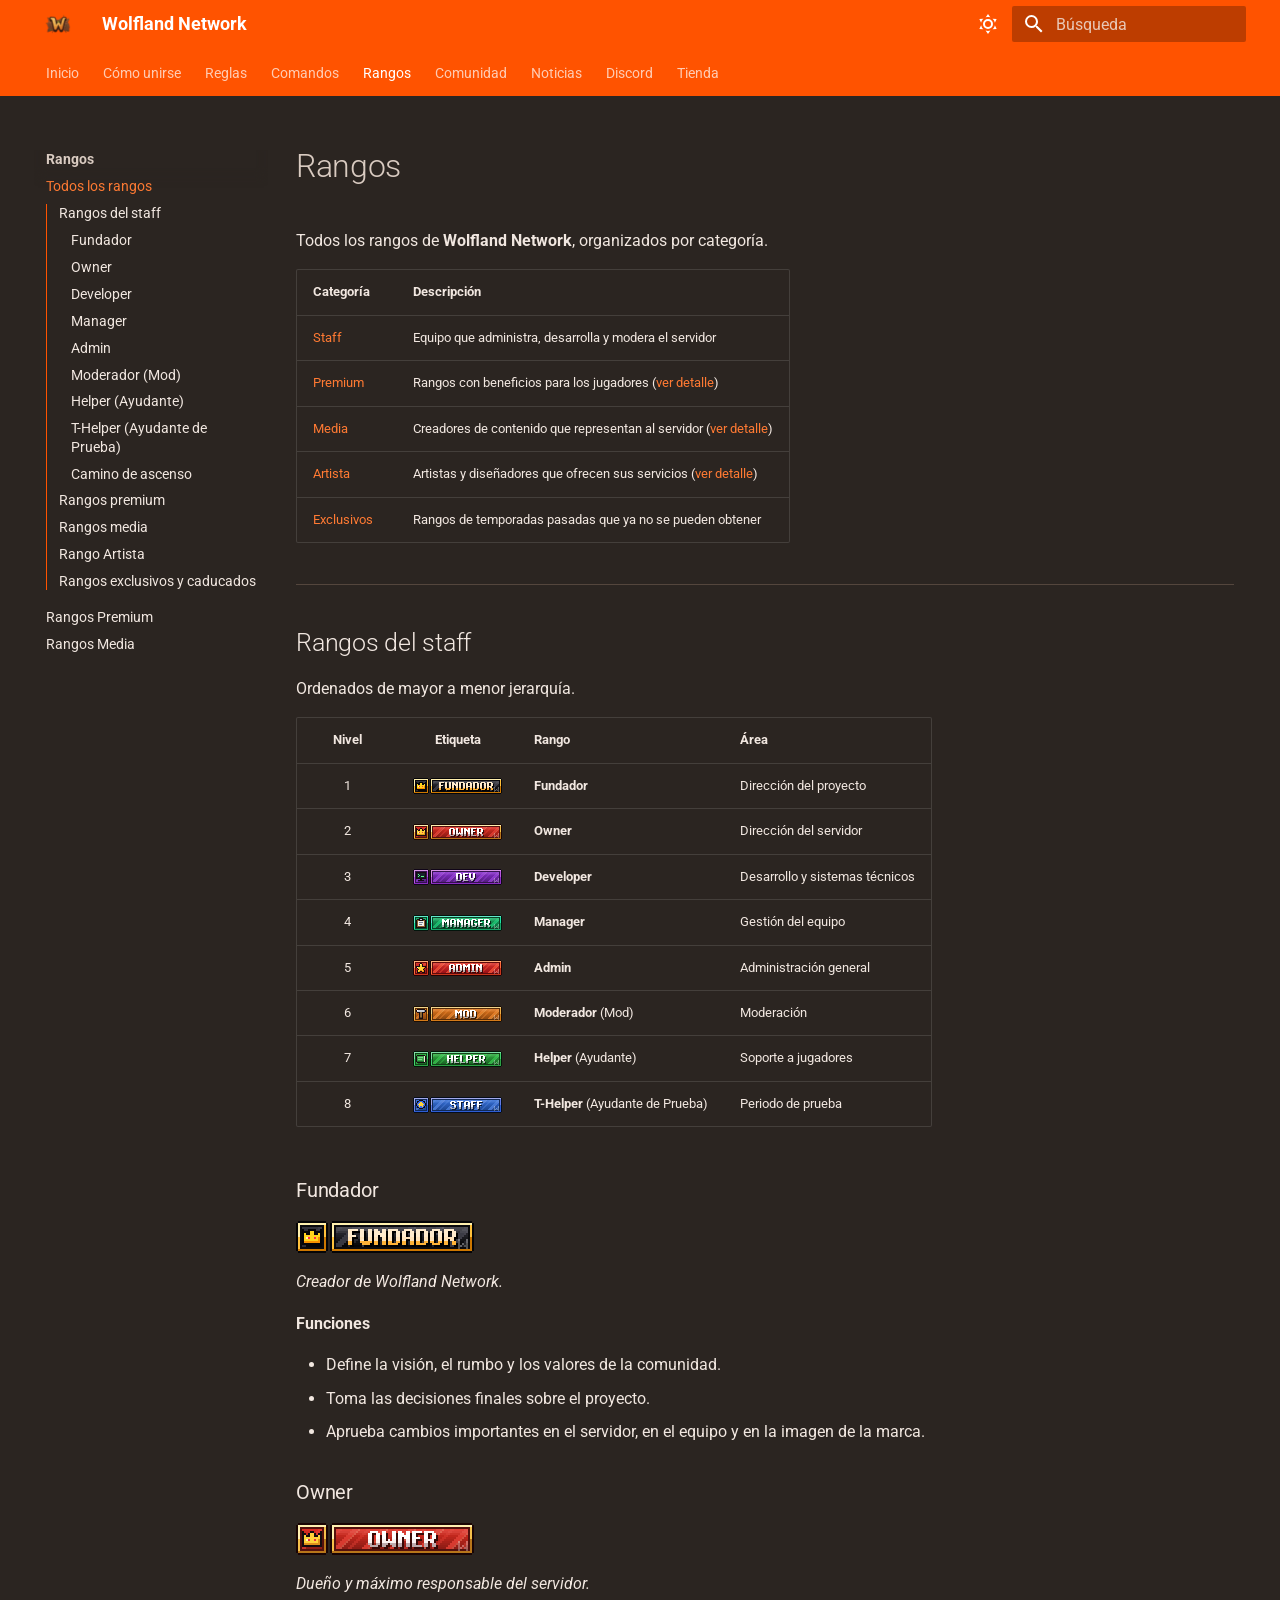
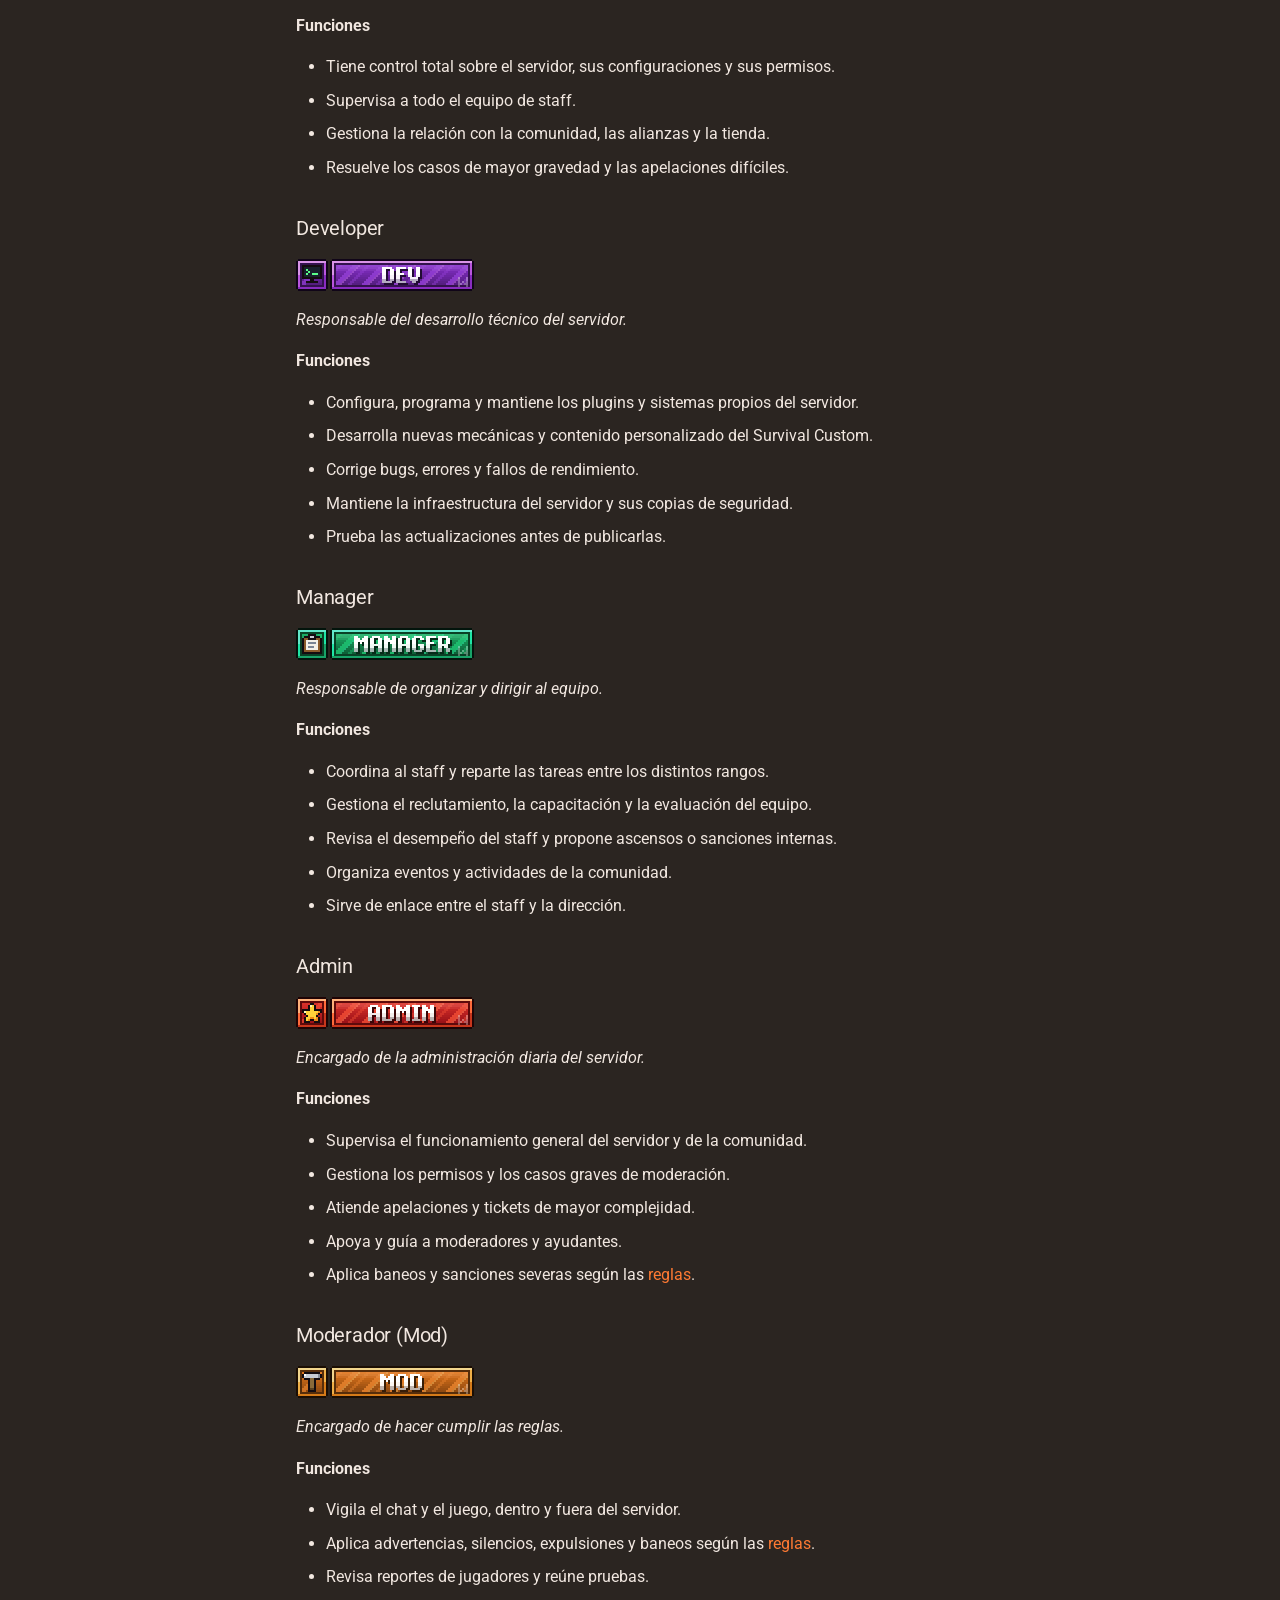
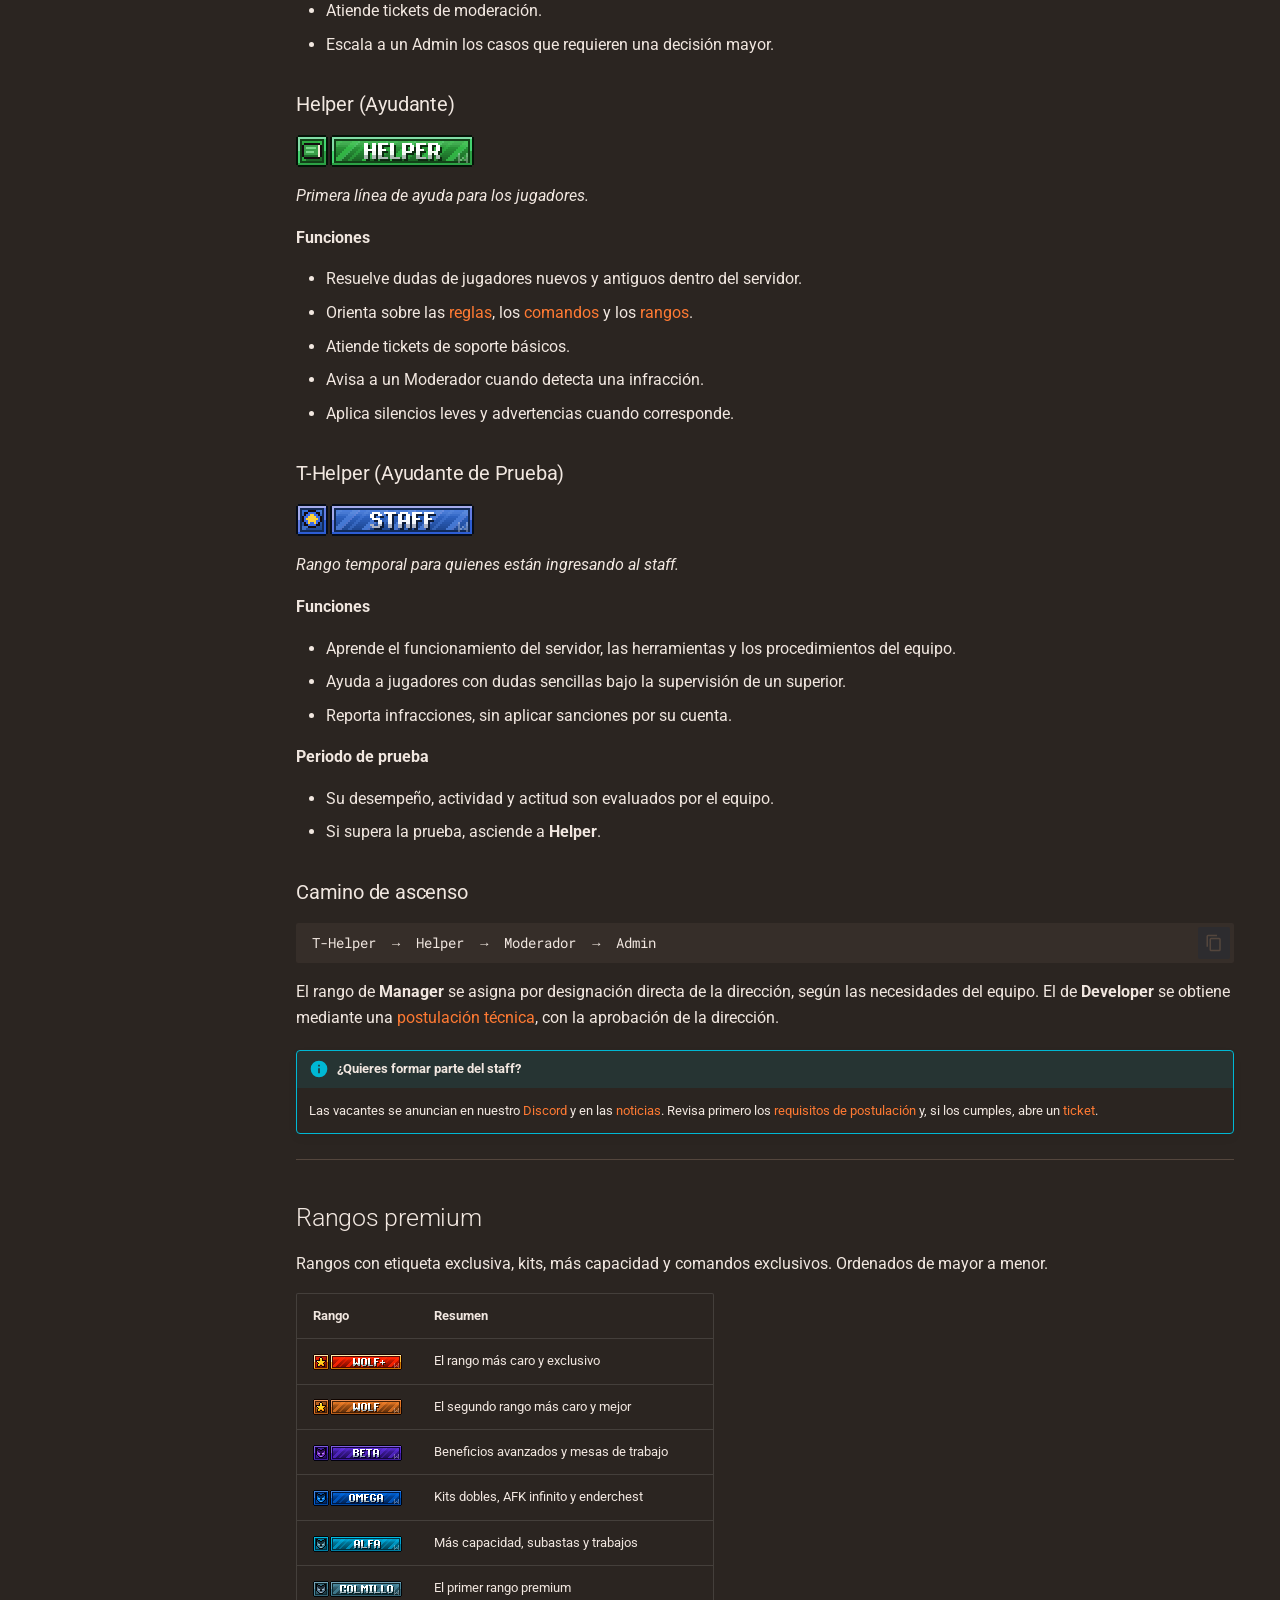
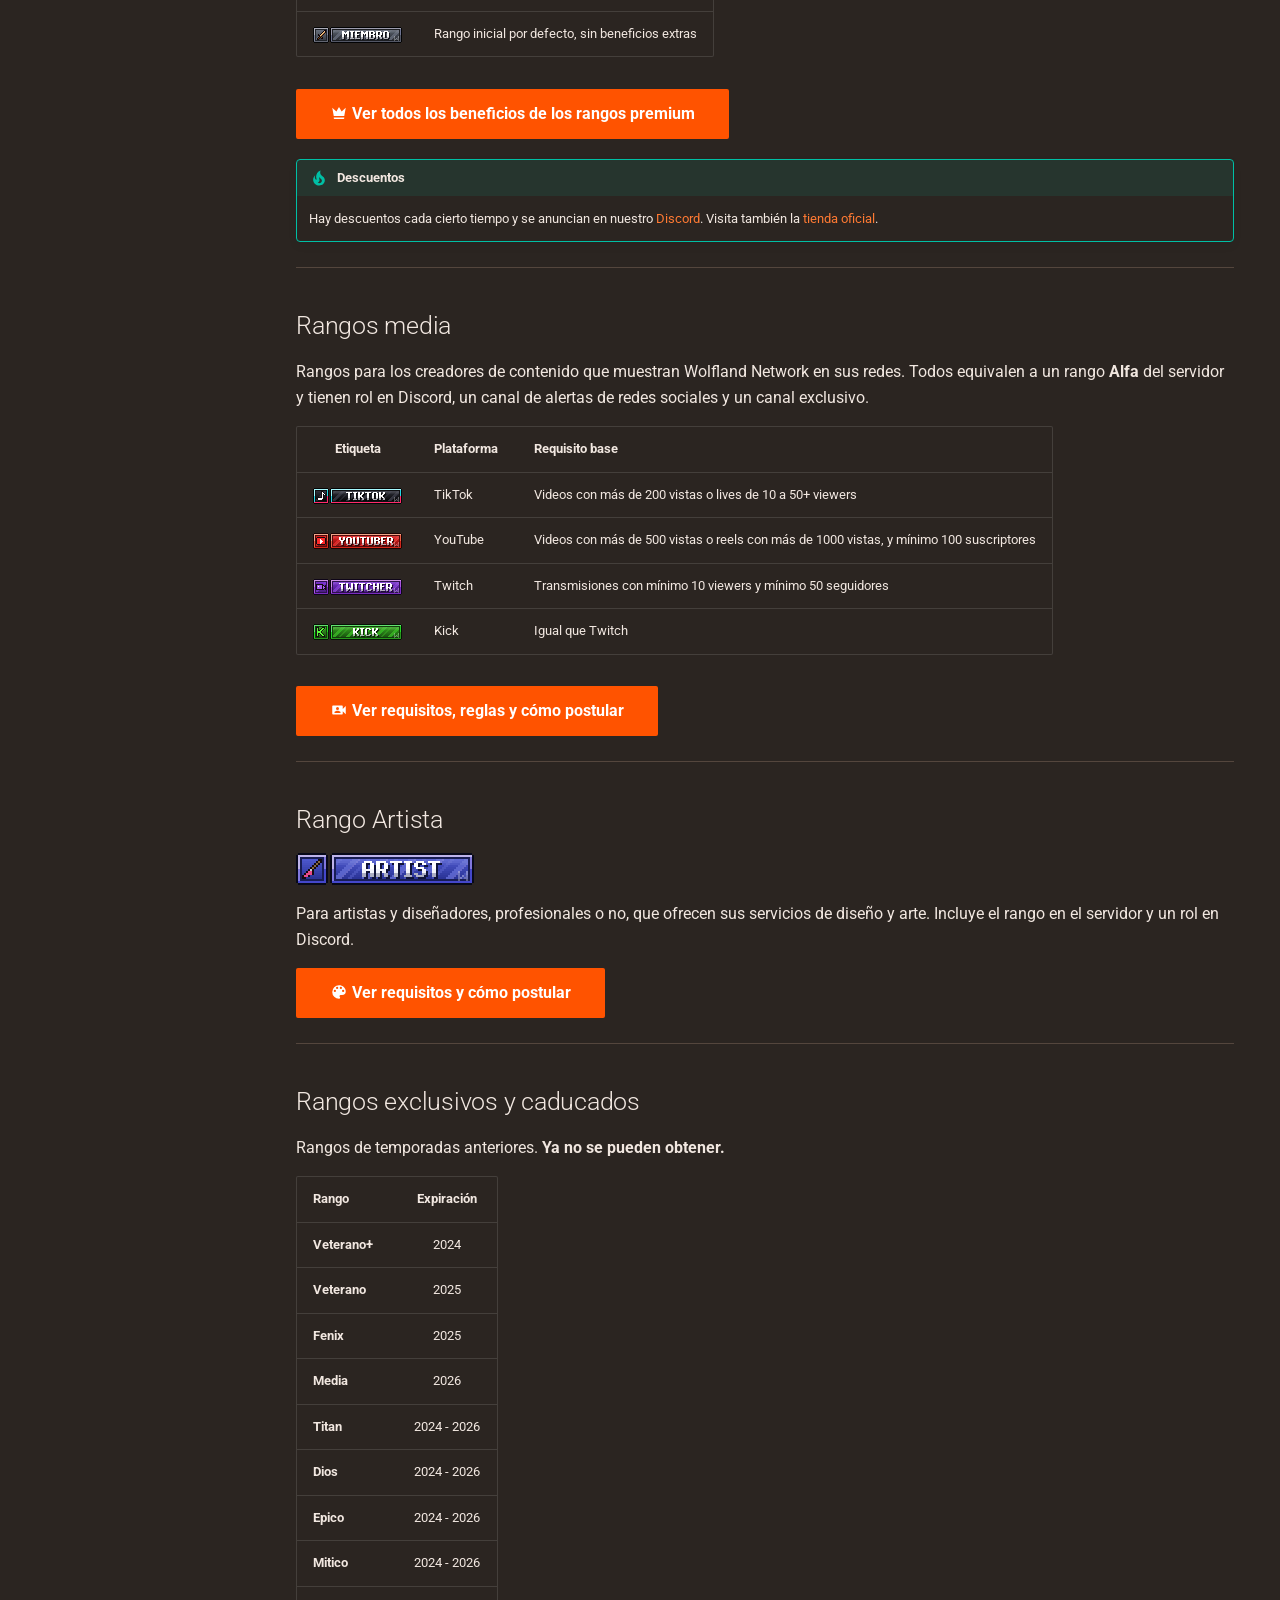
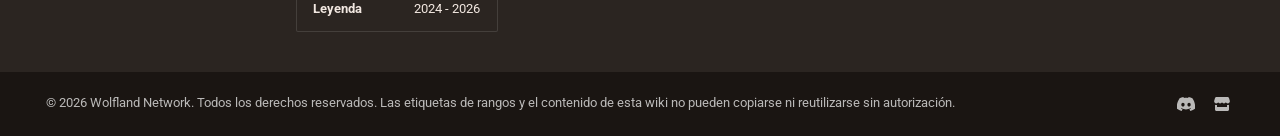
<file: rangos/index.html>
<!doctype html>
<html lang="es" class="no-js">
  <head>
    
      <meta charset="utf-8">
      <meta name="viewport" content="width=device-width,initial-scale=1">
      
        <meta name="description" content="Wiki oficial de Wolfland Network, servidor de Minecraft Survival Custom">
      
      
      
      
        <link rel="prev" href="../comandos/">
      
      
        <link rel="next" href="../rangos-premium/">
      
      
        
      
      
      <link rel="icon" href="../assets/favicon.png">
      <meta name="generator" content="mkdocs-1.6.1, mkdocs-material-9.8.2">
    
    
      
        <title>Todos los rangos - Wolfland Network</title>
      
    
    
      <link rel="stylesheet" href="../assets/stylesheets/main.57a0d79d.min.css">
      
        
        <link rel="stylesheet" href="../assets/stylesheets/palette.fb2fffe2.min.css">
      
      


    
    
      
    
    
      
        
        
        <link rel="preconnect" href="https://fonts.gstatic.com" crossorigin>
        <link rel="stylesheet" href="https://fonts.googleapis.com/css?family=Roboto:300,300i,400,400i,700,700i%7CRoboto+Mono:400,400i,700,700i&display=fallback">
        <style>:root{--md-text-font:"Roboto";--md-code-font:"Roboto Mono"}</style>
      
    
    
      <link rel="stylesheet" href="../stylesheets/extra.css">
    
    <script>__md_scope=new URL("..",location),__md_hash=e=>[...e].reduce(((e,_)=>(e<<5)-e+_.charCodeAt(0)),0),__md_get=(e,_=localStorage,t=__md_scope)=>JSON.parse(_.getItem(t.pathname+"."+e)),__md_set=(e,_,t=localStorage,a=__md_scope)=>{try{t.setItem(a.pathname+"."+e,JSON.stringify(_))}catch(e){}}</script>
    
      

    
    
  </head>
  
  
    
    
      
    
    
    
    
    <body dir="ltr" data-md-color-scheme="slate" data-md-color-primary="custom" data-md-color-accent="custom">
  
    
    <input class="md-toggle" data-md-toggle="drawer" type="checkbox" id="__drawer" autocomplete="off">
    <input class="md-toggle" data-md-toggle="search" type="checkbox" id="__search" autocomplete="off">
    <label class="md-overlay" for="__drawer"></label>
    <div data-md-component="skip">
      
        
        <a href="#rangos" class="md-skip">
          Saltar a contenido
        </a>
      
    </div>
    <div data-md-component="announce">
      
    </div>
    
    
      

<header class="md-header" data-md-component="header">
  <nav class="md-header__inner md-grid" aria-label="Cabecera">
    <a href=".." title="Wolfland Network" class="md-header__button md-logo" aria-label="Wolfland Network" data-md-component="logo">
      
  <img src="../assets/logo.png" alt="logo">

    </a>
    <label class="md-header__button md-icon" for="__drawer">
      
      <svg xmlns="http://www.w3.org/2000/svg" viewBox="0 0 24 24"><path d="M3 6h18v2H3zm0 5h18v2H3zm0 5h18v2H3z"/></svg>
    </label>
    <div class="md-header__title" data-md-component="header-title">
      <div class="md-header__ellipsis">
        <div class="md-header__topic">
          <span class="md-ellipsis">
            Wolfland Network
          </span>
        </div>
        <div class="md-header__topic" data-md-component="header-topic">
          <span class="md-ellipsis">
            
              Todos los rangos
            
          </span>
        </div>
      </div>
    </div>
    
      
        <form class="md-header__option" data-md-component="palette">
  
    
    
    
    <input class="md-option" data-md-color-media="" data-md-color-scheme="slate" data-md-color-primary="custom" data-md-color-accent="custom"  aria-label="Cambiar a modo claro"  type="radio" name="__palette" id="__palette_0">
    
      <label class="md-header__button md-icon" title="Cambiar a modo claro" for="__palette_1" hidden>
        <svg xmlns="http://www.w3.org/2000/svg" viewBox="0 0 24 24"><path d="M12 7a5 5 0 0 1 5 5 5 5 0 0 1-5 5 5 5 0 0 1-5-5 5 5 0 0 1 5-5m0 2a3 3 0 0 0-3 3 3 3 0 0 0 3 3 3 3 0 0 0 3-3 3 3 0 0 0-3-3m0-7 2.39 3.42C13.65 5.15 12.84 5 12 5s-1.65.15-2.39.42zM3.34 7l4.16-.35A7.2 7.2 0 0 0 5.94 8.5c-.44.74-.69 1.5-.83 2.29zm.02 10 1.76-3.77a7.131 7.131 0 0 0 2.38 4.14zM20.65 7l-1.77 3.79a7.02 7.02 0 0 0-2.38-4.15zm-.01 10-4.14.36c.59-.51 1.12-1.14 1.54-1.86.42-.73.69-1.5.83-2.29zM12 22l-2.41-3.44c.74.27 1.55.44 2.41.44.82 0 1.63-.17 2.37-.44z"/></svg>
      </label>
    
  
    
    
    
    <input class="md-option" data-md-color-media="" data-md-color-scheme="default" data-md-color-primary="custom" data-md-color-accent="custom"  aria-label="Cambiar a modo oscuro"  type="radio" name="__palette" id="__palette_1">
    
      <label class="md-header__button md-icon" title="Cambiar a modo oscuro" for="__palette_0" hidden>
        <svg xmlns="http://www.w3.org/2000/svg" viewBox="0 0 24 24"><path d="m17.75 4.09-2.53 1.94.91 3.06-2.63-1.81-2.63 1.81.91-3.06-2.53-1.94L12.44 4l1.06-3 1.06 3zm3.5 6.91-1.64 1.25.59 1.98-1.7-1.17-1.7 1.17.59-1.98L15.75 11l2.06-.05L18.5 9l.69 1.95zm-2.28 4.95c.83-.08 1.72 1.1 1.19 1.85-.32.45-.66.87-1.08 1.27C15.17 23 8.84 23 4.94 19.07c-3.91-3.9-3.91-10.24 0-14.14.4-.4.82-.76 1.27-1.08.75-.53 1.93.36 1.85 1.19-.27 2.86.69 5.83 2.89 8.02a9.96 9.96 0 0 0 8.02 2.89m-1.64 2.02a12.08 12.08 0 0 1-7.8-3.47c-2.17-2.19-3.33-5-3.49-7.82-2.81 3.14-2.7 7.96.31 10.98 3.02 3.01 7.84 3.12 10.98.31"/></svg>
      </label>
    
  
</form>
      
    
    
      <script>var palette=__md_get("__palette");if(palette&&palette.color){if("(prefers-color-scheme)"===palette.color.media){var media=matchMedia("(prefers-color-scheme: light)"),input=document.querySelector(media.matches?"[data-md-color-media='(prefers-color-scheme: light)']":"[data-md-color-media='(prefers-color-scheme: dark)']");palette.color.media=input.getAttribute("data-md-color-media"),palette.color.scheme=input.getAttribute("data-md-color-scheme"),palette.color.primary=input.getAttribute("data-md-color-primary"),palette.color.accent=input.getAttribute("data-md-color-accent")}for(var[key,value]of Object.entries(palette.color))document.body.setAttribute("data-md-color-"+key,value)}</script>
    
    
    
      
      
        <label class="md-header__button md-icon" for="__search">
          
          <svg xmlns="http://www.w3.org/2000/svg" viewBox="0 0 24 24"><path d="M9.5 3A6.5 6.5 0 0 1 16 9.5c0 1.61-.59 3.09-1.56 4.23l.27.27h.79l5 5-1.5 1.5-5-5v-.79l-.27-.27A6.52 6.52 0 0 1 9.5 16 6.5 6.5 0 0 1 3 9.5 6.5 6.5 0 0 1 9.5 3m0 2C7 5 5 7 5 9.5S7 14 9.5 14 14 12 14 9.5 12 5 9.5 5"/></svg>
        </label>
        <div class="md-search" data-md-component="search" role="dialog">
  <label class="md-search__overlay" for="__search"></label>
  <div class="md-search__inner" role="search">
    <form class="md-search__form" name="search">
      <input type="text" class="md-search__input" name="query" aria-label="Búsqueda" placeholder="Búsqueda" autocapitalize="off" autocorrect="off" autocomplete="off" spellcheck="false" data-md-component="search-query" required>
      <label class="md-search__icon md-icon" for="__search">
        
        <svg xmlns="http://www.w3.org/2000/svg" viewBox="0 0 24 24"><path d="M9.5 3A6.5 6.5 0 0 1 16 9.5c0 1.61-.59 3.09-1.56 4.23l.27.27h.79l5 5-1.5 1.5-5-5v-.79l-.27-.27A6.52 6.52 0 0 1 9.5 16 6.5 6.5 0 0 1 3 9.5 6.5 6.5 0 0 1 9.5 3m0 2C7 5 5 7 5 9.5S7 14 9.5 14 14 12 14 9.5 12 5 9.5 5"/></svg>
        
        <svg xmlns="http://www.w3.org/2000/svg" viewBox="0 0 24 24"><path d="M20 11v2H8l5.5 5.5-1.42 1.42L4.16 12l7.92-7.92L13.5 5.5 8 11z"/></svg>
      </label>
      <nav class="md-search__options" aria-label="Buscar">
        
        <button type="reset" class="md-search__icon md-icon" title="Limpiar" aria-label="Limpiar" tabindex="-1">
          
          <svg xmlns="http://www.w3.org/2000/svg" viewBox="0 0 24 24"><path d="M19 6.41 17.59 5 12 10.59 6.41 5 5 6.41 10.59 12 5 17.59 6.41 19 12 13.41 17.59 19 19 17.59 13.41 12z"/></svg>
        </button>
      </nav>
      
        <div class="md-search__suggest" data-md-component="search-suggest"></div>
      
    </form>
    <div class="md-search__output">
      <div class="md-search__scrollwrap" tabindex="0" data-md-scrollfix>
        <div class="md-search-result" data-md-component="search-result">
          <div class="md-search-result__meta">
            Inicializando búsqueda
          </div>
          <ol class="md-search-result__list" role="presentation"></ol>
        </div>
      </div>
    </div>
  </div>
</div>
      
    
    
  </nav>
  
</header>
    
    <div class="md-container" data-md-component="container">
      
      
        
          
            
<nav class="md-tabs" aria-label="Pestañas" data-md-component="tabs">
  <div class="md-grid">
    <ul class="md-tabs__list">
      
        
  
  
  
  
    <li class="md-tabs__item">
      <a href=".." class="md-tabs__link">
        
  
  
    
  
  Inicio

      </a>
    </li>
  

      
        
  
  
  
  
    <li class="md-tabs__item">
      <a href="../unirse/" class="md-tabs__link">
        
  
  
    
  
  Cómo unirse

      </a>
    </li>
  

      
        
  
  
  
  
    <li class="md-tabs__item">
      <a href="../reglas/" class="md-tabs__link">
        
  
  
    
  
  Reglas

      </a>
    </li>
  

      
        
  
  
  
  
    <li class="md-tabs__item">
      <a href="../comandos/" class="md-tabs__link">
        
  
  
    
  
  Comandos

      </a>
    </li>
  

      
        
  
  
  
    
  
  
    
    
      <li class="md-tabs__item md-tabs__item--active">
        <a href="./" class="md-tabs__link">
          
  
  
  Rangos

        </a>
      </li>
    
  

      
        
  
  
  
  
    
    
      <li class="md-tabs__item">
        <a href="../staff/" class="md-tabs__link">
          
  
  
  Comunidad

        </a>
      </li>
    
  

      
        
  
  
  
  
    <li class="md-tabs__item">
      <a href="../noticias/" class="md-tabs__link">
        
  
  
    
  
  Noticias

      </a>
    </li>
  

      
        
  
  
  
  
    <li class="md-tabs__item">
      <a href="https://discord.com/invite/jCmngqZRFV" class="md-tabs__link">
        
  
  
    
  
  Discord

      </a>
    </li>
  

      
        
  
  
  
  
    <li class="md-tabs__item">
      <a href="https://wolfland.tebex.store/" class="md-tabs__link">
        
  
  
    
  
  Tienda

      </a>
    </li>
  

      
    </ul>
  </div>
</nav>
          
        
      
      <main class="md-main" data-md-component="main">
        <div class="md-main__inner md-grid">
          
            
              
              <div class="md-sidebar md-sidebar--primary" data-md-component="sidebar" data-md-type="navigation" >
                <div class="md-sidebar__scrollwrap">
                  <div class="md-sidebar__inner">
                    


  


  

<nav class="md-nav md-nav--primary md-nav--lifted md-nav--integrated" aria-label="Navegación" data-md-level="0">
  <label class="md-nav__title" for="__drawer">
    <a href=".." title="Wolfland Network" class="md-nav__button md-logo" aria-label="Wolfland Network" data-md-component="logo">
      
  <img src="../assets/logo.png" alt="logo">

    </a>
    Wolfland Network
  </label>
  
  <ul class="md-nav__list" data-md-scrollfix>
    
      
      
  
  
  
  
    <li class="md-nav__item">
      <a href=".." class="md-nav__link">
        
  
  
  <span class="md-ellipsis">
    
  
    Inicio
  

    
  </span>
  
  

      </a>
    </li>
  

    
      
      
  
  
  
  
    <li class="md-nav__item">
      <a href="../unirse/" class="md-nav__link">
        
  
  
  <span class="md-ellipsis">
    
  
    Cómo unirse
  

    
  </span>
  
  

      </a>
    </li>
  

    
      
      
  
  
  
  
    <li class="md-nav__item">
      <a href="../reglas/" class="md-nav__link">
        
  
  
  <span class="md-ellipsis">
    
  
    Reglas
  

    
  </span>
  
  

      </a>
    </li>
  

    
      
      
  
  
  
  
    <li class="md-nav__item">
      <a href="../comandos/" class="md-nav__link">
        
  
  
  <span class="md-ellipsis">
    
  
    Comandos
  

    
  </span>
  
  

      </a>
    </li>
  

    
      
      
  
  
    
  
  
  
    
    
    
    
      
        
        
      
      
    
    
    <li class="md-nav__item md-nav__item--active md-nav__item--section md-nav__item--nested">
      
        
        
        <input class="md-nav__toggle md-toggle " type="checkbox" id="__nav_5" checked>
        
          
          <label class="md-nav__link" for="__nav_5" id="__nav_5_label" tabindex="">
            
  
  
  <span class="md-ellipsis">
    
  
    Rangos
  

    
  </span>
  
  

            <span class="md-nav__icon md-icon"></span>
          </label>
        
        <nav class="md-nav" data-md-level="1" aria-labelledby="__nav_5_label" aria-expanded="true">
          <label class="md-nav__title" for="__nav_5">
            <span class="md-nav__icon md-icon"></span>
            
  
    Rangos
  

          </label>
          <ul class="md-nav__list" data-md-scrollfix>
            
              
                
  
  
    
  
  
  
    <li class="md-nav__item md-nav__item--active">
      
      <input class="md-nav__toggle md-toggle" type="checkbox" id="__toc">
      
      
        
      
      
        <label class="md-nav__link md-nav__link--active" for="__toc">
          
  
  
  <span class="md-ellipsis">
    
  
    Todos los rangos
  

    
  </span>
  
  

          <span class="md-nav__icon md-icon"></span>
        </label>
      
      <a href="./" class="md-nav__link md-nav__link--active">
        
  
  
  <span class="md-ellipsis">
    
  
    Todos los rangos
  

    
  </span>
  
  

      </a>
      
        

<nav class="md-nav md-nav--secondary" aria-label="Tabla de contenidos">
  
  
  
    
  
  
    <label class="md-nav__title" for="__toc">
      <span class="md-nav__icon md-icon"></span>
      Tabla de contenidos
    </label>
    <ul class="md-nav__list" data-md-component="toc" data-md-scrollfix>
      
        <li class="md-nav__item">
  <a href="#rangos-del-staff" class="md-nav__link">
    <span class="md-ellipsis">
      
        Rangos del staff
      
    </span>
  </a>
  
    <nav class="md-nav" aria-label="Rangos del staff">
      <ul class="md-nav__list">
        
          <li class="md-nav__item">
  <a href="#fundador" class="md-nav__link">
    <span class="md-ellipsis">
      
        Fundador
      
    </span>
  </a>
  
</li>
        
          <li class="md-nav__item">
  <a href="#owner" class="md-nav__link">
    <span class="md-ellipsis">
      
        Owner
      
    </span>
  </a>
  
</li>
        
          <li class="md-nav__item">
  <a href="#developer" class="md-nav__link">
    <span class="md-ellipsis">
      
        Developer
      
    </span>
  </a>
  
</li>
        
          <li class="md-nav__item">
  <a href="#manager" class="md-nav__link">
    <span class="md-ellipsis">
      
        Manager
      
    </span>
  </a>
  
</li>
        
          <li class="md-nav__item">
  <a href="#admin" class="md-nav__link">
    <span class="md-ellipsis">
      
        Admin
      
    </span>
  </a>
  
</li>
        
          <li class="md-nav__item">
  <a href="#moderador-mod" class="md-nav__link">
    <span class="md-ellipsis">
      
        Moderador (Mod)
      
    </span>
  </a>
  
</li>
        
          <li class="md-nav__item">
  <a href="#helper-ayudante" class="md-nav__link">
    <span class="md-ellipsis">
      
        Helper (Ayudante)
      
    </span>
  </a>
  
</li>
        
          <li class="md-nav__item">
  <a href="#t-helper-ayudante-de-prueba" class="md-nav__link">
    <span class="md-ellipsis">
      
        T-Helper (Ayudante de Prueba)
      
    </span>
  </a>
  
</li>
        
          <li class="md-nav__item">
  <a href="#camino-de-ascenso" class="md-nav__link">
    <span class="md-ellipsis">
      
        Camino de ascenso
      
    </span>
  </a>
  
</li>
        
      </ul>
    </nav>
  
</li>
      
        <li class="md-nav__item">
  <a href="#rangos-premium" class="md-nav__link">
    <span class="md-ellipsis">
      
        Rangos premium
      
    </span>
  </a>
  
</li>
      
        <li class="md-nav__item">
  <a href="#rangos-media" class="md-nav__link">
    <span class="md-ellipsis">
      
        Rangos media
      
    </span>
  </a>
  
</li>
      
        <li class="md-nav__item">
  <a href="#rango-artista" class="md-nav__link">
    <span class="md-ellipsis">
      
        Rango Artista
      
    </span>
  </a>
  
</li>
      
        <li class="md-nav__item">
  <a href="#rangos-exclusivos-y-caducados" class="md-nav__link">
    <span class="md-ellipsis">
      
        Rangos exclusivos y caducados
      
    </span>
  </a>
  
</li>
      
    </ul>
  
</nav>
      
    </li>
  

              
            
              
                
  
  
  
  
    <li class="md-nav__item">
      <a href="../rangos-premium/" class="md-nav__link">
        
  
  
  <span class="md-ellipsis">
    
  
    Rangos Premium
  

    
  </span>
  
  

      </a>
    </li>
  

              
            
              
                
  
  
  
  
    <li class="md-nav__item">
      <a href="../rangos-media/" class="md-nav__link">
        
  
  
  <span class="md-ellipsis">
    
  
    Rangos Media
  

    
  </span>
  
  

      </a>
    </li>
  

              
            
          </ul>
        </nav>
      
    </li>
  

    
      
      
  
  
  
  
    
    
    
    
      
      
    
    
    <li class="md-nav__item md-nav__item--nested">
      
        
        
        <input class="md-nav__toggle md-toggle " type="checkbox" id="__nav_6" >
        
          
          <label class="md-nav__link" for="__nav_6" id="__nav_6_label" tabindex="0">
            
  
  
  <span class="md-ellipsis">
    
  
    Comunidad
  

    
  </span>
  
  

            <span class="md-nav__icon md-icon"></span>
          </label>
        
        <nav class="md-nav" data-md-level="1" aria-labelledby="__nav_6_label" aria-expanded="false">
          <label class="md-nav__title" for="__nav_6">
            <span class="md-nav__icon md-icon"></span>
            
  
    Comunidad
  

          </label>
          <ul class="md-nav__list" data-md-scrollfix>
            
              
                
  
  
  
  
    <li class="md-nav__item">
      <a href="../staff/" class="md-nav__link">
        
  
  
  <span class="md-ellipsis">
    
  
    Staff
  

    
  </span>
  
  

      </a>
    </li>
  

              
            
              
                
  
  
  
  
    <li class="md-nav__item">
      <a href="../postulaciones/" class="md-nav__link">
        
  
  
  <span class="md-ellipsis">
    
  
    Postulaciones
  

    
  </span>
  
  

      </a>
    </li>
  

              
            
              
                
  
  
  
  
    <li class="md-nav__item">
      <a href="../eventos/" class="md-nav__link">
        
  
  
  <span class="md-ellipsis">
    
  
    Eventos
  

    
  </span>
  
  

      </a>
    </li>
  

              
            
              
                
  
  
  
  
    <li class="md-nav__item">
      <a href="../servicios/" class="md-nav__link">
        
  
  
  <span class="md-ellipsis">
    
  
    Servicios de contenido
  

    
  </span>
  
  

      </a>
    </li>
  

              
            
          </ul>
        </nav>
      
    </li>
  

    
      
      
  
  
  
  
    <li class="md-nav__item">
      <a href="../noticias/" class="md-nav__link">
        
  
  
  <span class="md-ellipsis">
    
  
    Noticias
  

    
  </span>
  
  

      </a>
    </li>
  

    
      
      
  
  
  
  
    <li class="md-nav__item">
      <a href="https://discord.com/invite/jCmngqZRFV" class="md-nav__link">
        
  
  
  <span class="md-ellipsis">
    
  
    Discord
  

    
  </span>
  
  

      </a>
    </li>
  

    
      
      
  
  
  
  
    <li class="md-nav__item">
      <a href="https://wolfland.tebex.store/" class="md-nav__link">
        
  
  
  <span class="md-ellipsis">
    
  
    Tienda
  

    
  </span>
  
  

      </a>
    </li>
  

    
  </ul>
</nav>
                  </div>
                </div>
              </div>
            
            
          
          
            <div class="md-content" data-md-component="content">
              
              <article class="md-content__inner md-typeset">
                
                  



<h1 id="rangos">Rangos<a class="headerlink" href="#rangos" title="Permanent link">&para;</a></h1>
<p>Todos los rangos de <strong>Wolfland Network</strong>, organizados por categoría.</p>
<table>
<thead>
<tr>
<th>Categoría</th>
<th>Descripción</th>
</tr>
</thead>
<tbody>
<tr>
<td><a href="#rangos-del-staff">Staff</a></td>
<td>Equipo que administra, desarrolla y modera el servidor</td>
</tr>
<tr>
<td><a href="#rangos-premium">Premium</a></td>
<td>Rangos con beneficios para los jugadores (<a href="../rangos-premium/">ver detalle</a>)</td>
</tr>
<tr>
<td><a href="#rangos-media">Media</a></td>
<td>Creadores de contenido que representan al servidor (<a href="../rangos-media/">ver detalle</a>)</td>
</tr>
<tr>
<td><a href="#rango-artista">Artista</a></td>
<td>Artistas y diseñadores que ofrecen sus servicios (<a href="../servicios/#artistas-y-disenadores">ver detalle</a>)</td>
</tr>
<tr>
<td><a href="#rangos-exclusivos-y-caducados">Exclusivos</a></td>
<td>Rangos de temporadas pasadas que ya no se pueden obtener</td>
</tr>
</tbody>
</table>
<hr />
<h2 id="rangos-del-staff">Rangos del staff<a class="headerlink" href="#rangos-del-staff" title="Permanent link">&para;</a></h2>
<p>Ordenados de mayor a menor jerarquía.</p>
<table>
<thead>
<tr>
<th style="text-align: center;">Nivel</th>
<th style="text-align: center;">Etiqueta</th>
<th>Rango</th>
<th>Área</th>
</tr>
</thead>
<tbody>
<tr>
<td style="text-align: center;">1</td>
<td style="text-align: center;"><img alt="Fundador" class="rank-tag" src="../assets/images/ranks/fundador.png" /></td>
<td><strong>Fundador</strong></td>
<td>Dirección del proyecto</td>
</tr>
<tr>
<td style="text-align: center;">2</td>
<td style="text-align: center;"><img alt="Owner" class="rank-tag" src="../assets/images/ranks/owner.png" /></td>
<td><strong>Owner</strong></td>
<td>Dirección del servidor</td>
</tr>
<tr>
<td style="text-align: center;">3</td>
<td style="text-align: center;"><img alt="Dev" class="rank-tag" src="../assets/images/ranks/dev.png" /></td>
<td><strong>Developer</strong></td>
<td>Desarrollo y sistemas técnicos</td>
</tr>
<tr>
<td style="text-align: center;">4</td>
<td style="text-align: center;"><img alt="Manager" class="rank-tag" src="../assets/images/ranks/manager.png" /></td>
<td><strong>Manager</strong></td>
<td>Gestión del equipo</td>
</tr>
<tr>
<td style="text-align: center;">5</td>
<td style="text-align: center;"><img alt="Admin" class="rank-tag" src="../assets/images/ranks/admin.png" /></td>
<td><strong>Admin</strong></td>
<td>Administración general</td>
</tr>
<tr>
<td style="text-align: center;">6</td>
<td style="text-align: center;"><img alt="Mod" class="rank-tag" src="../assets/images/ranks/mod.png" /></td>
<td><strong>Moderador</strong> (Mod)</td>
<td>Moderación</td>
</tr>
<tr>
<td style="text-align: center;">7</td>
<td style="text-align: center;"><img alt="Helper" class="rank-tag" src="../assets/images/ranks/helper.png" /></td>
<td><strong>Helper</strong> (Ayudante)</td>
<td>Soporte a jugadores</td>
</tr>
<tr>
<td style="text-align: center;">8</td>
<td style="text-align: center;"><img alt="T-Helper" class="rank-tag" src="../assets/images/ranks/thelper.png" /></td>
<td><strong>T-Helper</strong> (Ayudante de Prueba)</td>
<td>Periodo de prueba</td>
</tr>
</tbody>
</table>
<h3 id="fundador">Fundador<a class="headerlink" href="#fundador" title="Permanent link">&para;</a></h3>
<p><img alt="Fundador" class="rank-tag-lg" src="../assets/images/ranks/fundador.png" /></p>
<p><em>Creador de Wolfland Network.</em></p>
<p><strong>Funciones</strong></p>
<ul>
<li>Define la visión, el rumbo y los valores de la comunidad.</li>
<li>Toma las decisiones finales sobre el proyecto.</li>
<li>Aprueba cambios importantes en el servidor, en el equipo y en la imagen de la marca.</li>
</ul>
<h3 id="owner">Owner<a class="headerlink" href="#owner" title="Permanent link">&para;</a></h3>
<p><img alt="Owner" class="rank-tag-lg" src="../assets/images/ranks/owner.png" /></p>
<p><em>Dueño y máximo responsable del servidor.</em></p>
<p><strong>Funciones</strong></p>
<ul>
<li>Tiene control total sobre el servidor, sus configuraciones y sus permisos.</li>
<li>Supervisa a todo el equipo de staff.</li>
<li>Gestiona la relación con la comunidad, las alianzas y la tienda.</li>
<li>Resuelve los casos de mayor gravedad y las apelaciones difíciles.</li>
</ul>
<h3 id="developer">Developer<a class="headerlink" href="#developer" title="Permanent link">&para;</a></h3>
<p><img alt="Dev" class="rank-tag-lg" src="../assets/images/ranks/dev.png" /></p>
<p><em>Responsable del desarrollo técnico del servidor.</em></p>
<p><strong>Funciones</strong></p>
<ul>
<li>Configura, programa y mantiene los plugins y sistemas propios del servidor.</li>
<li>Desarrolla nuevas mecánicas y contenido personalizado del Survival Custom.</li>
<li>Corrige bugs, errores y fallos de rendimiento.</li>
<li>Mantiene la infraestructura del servidor y sus copias de seguridad.</li>
<li>Prueba las actualizaciones antes de publicarlas.</li>
</ul>
<h3 id="manager">Manager<a class="headerlink" href="#manager" title="Permanent link">&para;</a></h3>
<p><img alt="Manager" class="rank-tag-lg" src="../assets/images/ranks/manager.png" /></p>
<p><em>Responsable de organizar y dirigir al equipo.</em></p>
<p><strong>Funciones</strong></p>
<ul>
<li>Coordina al staff y reparte las tareas entre los distintos rangos.</li>
<li>Gestiona el reclutamiento, la capacitación y la evaluación del equipo.</li>
<li>Revisa el desempeño del staff y propone ascensos o sanciones internas.</li>
<li>Organiza eventos y actividades de la comunidad.</li>
<li>Sirve de enlace entre el staff y la dirección.</li>
</ul>
<h3 id="admin">Admin<a class="headerlink" href="#admin" title="Permanent link">&para;</a></h3>
<p><img alt="Admin" class="rank-tag-lg" src="../assets/images/ranks/admin.png" /></p>
<p><em>Encargado de la administración diaria del servidor.</em></p>
<p><strong>Funciones</strong></p>
<ul>
<li>Supervisa el funcionamiento general del servidor y de la comunidad.</li>
<li>Gestiona los permisos y los casos graves de moderación.</li>
<li>Atiende apelaciones y tickets de mayor complejidad.</li>
<li>Apoya y guía a moderadores y ayudantes.</li>
<li>Aplica baneos y sanciones severas según las <a href="../reglas/">reglas</a>.</li>
</ul>
<h3 id="moderador-mod">Moderador (Mod)<a class="headerlink" href="#moderador-mod" title="Permanent link">&para;</a></h3>
<p><img alt="Mod" class="rank-tag-lg" src="../assets/images/ranks/mod.png" /></p>
<p><em>Encargado de hacer cumplir las reglas.</em></p>
<p><strong>Funciones</strong></p>
<ul>
<li>Vigila el chat y el juego, dentro y fuera del servidor.</li>
<li>Aplica advertencias, silencios, expulsiones y baneos según las <a href="../reglas/">reglas</a>.</li>
<li>Revisa reportes de jugadores y reúne pruebas.</li>
<li>Atiende tickets de moderación.</li>
<li>Escala a un Admin los casos que requieren una decisión mayor.</li>
</ul>
<h3 id="helper-ayudante">Helper (Ayudante)<a class="headerlink" href="#helper-ayudante" title="Permanent link">&para;</a></h3>
<p><img alt="Helper" class="rank-tag-lg" src="../assets/images/ranks/helper.png" /></p>
<p><em>Primera línea de ayuda para los jugadores.</em></p>
<p><strong>Funciones</strong></p>
<ul>
<li>Resuelve dudas de jugadores nuevos y antiguos dentro del servidor.</li>
<li>Orienta sobre las <a href="../reglas/">reglas</a>, los <a href="../comandos/">comandos</a> y los <a href="./">rangos</a>.</li>
<li>Atiende tickets de soporte básicos.</li>
<li>Avisa a un Moderador cuando detecta una infracción.</li>
<li>Aplica silencios leves y advertencias cuando corresponde.</li>
</ul>
<h3 id="t-helper-ayudante-de-prueba">T-Helper (Ayudante de Prueba)<a class="headerlink" href="#t-helper-ayudante-de-prueba" title="Permanent link">&para;</a></h3>
<p><img alt="T-Helper" class="rank-tag-lg" src="../assets/images/ranks/thelper.png" /></p>
<p><em>Rango temporal para quienes están ingresando al staff.</em></p>
<p><strong>Funciones</strong></p>
<ul>
<li>Aprende el funcionamiento del servidor, las herramientas y los procedimientos del equipo.</li>
<li>Ayuda a jugadores con dudas sencillas bajo la supervisión de un superior.</li>
<li>Reporta infracciones, sin aplicar sanciones por su cuenta.</li>
</ul>
<p><strong>Periodo de prueba</strong></p>
<ul>
<li>Su desempeño, actividad y actitud son evaluados por el equipo.</li>
<li>Si supera la prueba, asciende a <strong>Helper</strong>.</li>
</ul>
<h3 id="camino-de-ascenso">Camino de ascenso<a class="headerlink" href="#camino-de-ascenso" title="Permanent link">&para;</a></h3>
<div class="highlight"><pre><span></span><code>T-Helper  →  Helper  →  Moderador  →  Admin
</code></pre></div>
<p>El rango de <strong>Manager</strong> se asigna por designación directa de la dirección, según las necesidades del equipo. El de <strong>Developer</strong> se obtiene mediante una <a href="../postulaciones/#developer-configurador">postulación técnica</a>, con la aprobación de la dirección.</p>
<div class="admonition info">
<p class="admonition-title">¿Quieres formar parte del staff?</p>
<p>Las vacantes se anuncian en nuestro <a href="https://discord.com/invite/jCmngqZRFV">Discord</a> y en las <a href="../noticias/">noticias</a>. Revisa primero los <a href="../postulaciones/">requisitos de postulación</a> y, si los cumples, abre un <a href="https://discord.com/invite/jCmngqZRFV">ticket</a>.</p>
</div>
<hr />
<h2 id="rangos-premium">Rangos premium<a class="headerlink" href="#rangos-premium" title="Permanent link">&para;</a></h2>
<p>Rangos con etiqueta exclusiva, kits, más capacidad y comandos exclusivos. Ordenados de mayor a menor.</p>
<table>
<thead>
<tr>
<th>Rango</th>
<th>Resumen</th>
</tr>
</thead>
<tbody>
<tr>
<td><img alt="Wolf+" class="rank-tag" src="../assets/images/ranks/wolf-plus.png" /></td>
<td>El rango más caro y exclusivo</td>
</tr>
<tr>
<td><img alt="Wolf" class="rank-tag" src="../assets/images/ranks/wolf.png" /></td>
<td>El segundo rango más caro y mejor</td>
</tr>
<tr>
<td><img alt="Beta" class="rank-tag" src="../assets/images/ranks/beta.png" /></td>
<td>Beneficios avanzados y mesas de trabajo</td>
</tr>
<tr>
<td><img alt="Omega" class="rank-tag" src="../assets/images/ranks/omega.png" /></td>
<td>Kits dobles, AFK infinito y enderchest</td>
</tr>
<tr>
<td><img alt="Alfa" class="rank-tag" src="../assets/images/ranks/alfa.png" /></td>
<td>Más capacidad, subastas y trabajos</td>
</tr>
<tr>
<td><img alt="Colmillo" class="rank-tag" src="../assets/images/ranks/colmillo.png" /></td>
<td>El primer rango premium</td>
</tr>
<tr>
<td><img alt="Miembro" class="rank-tag" src="../assets/images/ranks/miembro.png" /></td>
<td>Rango inicial por defecto, sin beneficios extras</td>
</tr>
</tbody>
</table>
<p><a class="md-button md-button--primary" href="../rangos-premium/"><span class="twemoji"><svg xmlns="http://www.w3.org/2000/svg" viewBox="0 0 24 24"><path d="M5 16 3 5l5.5 5L12 4l3.5 6L21 5l-2 11zm14 3c0 .6-.4 1-1 1H6c-.6 0-1-.4-1-1v-1h14z"/></svg></span> Ver todos los beneficios de los rangos premium</a></p>
<div class="admonition tip">
<p class="admonition-title">Descuentos</p>
<p>Hay descuentos cada cierto tiempo y se anuncian en nuestro <a href="https://discord.com/invite/jCmngqZRFV">Discord</a>. Visita también la <a href="https://wolfland.tebex.store/">tienda oficial</a>.</p>
</div>
<hr />
<h2 id="rangos-media">Rangos media<a class="headerlink" href="#rangos-media" title="Permanent link">&para;</a></h2>
<p>Rangos para los creadores de contenido que muestran Wolfland Network en sus redes. Todos equivalen a un rango <strong>Alfa</strong> del servidor y tienen rol en Discord, un canal de alertas de redes sociales y un canal exclusivo.</p>
<table>
<thead>
<tr>
<th style="text-align: center;">Etiqueta</th>
<th>Plataforma</th>
<th>Requisito base</th>
</tr>
</thead>
<tbody>
<tr>
<td style="text-align: center;"><img alt="Tiktoker" class="rank-tag" src="../assets/images/ranks/tiktok.png" /></td>
<td>TikTok</td>
<td>Videos con más de 200 vistas o lives de 10 a 50+ viewers</td>
</tr>
<tr>
<td style="text-align: center;"><img alt="Youtuber" class="rank-tag" src="../assets/images/ranks/youtuber.png" /></td>
<td>YouTube</td>
<td>Videos con más de 500 vistas o reels con más de 1000 vistas, y mínimo 100 suscriptores</td>
</tr>
<tr>
<td style="text-align: center;"><img alt="Twitch" class="rank-tag" src="../assets/images/ranks/twitcher.png" /></td>
<td>Twitch</td>
<td>Transmisiones con mínimo 10 viewers y mínimo 50 seguidores</td>
</tr>
<tr>
<td style="text-align: center;"><img alt="Kick" class="rank-tag" src="../assets/images/ranks/kick.png" /></td>
<td>Kick</td>
<td>Igual que Twitch</td>
</tr>
</tbody>
</table>
<p><a class="md-button md-button--primary" href="../rangos-media/"><span class="twemoji"><svg xmlns="http://www.w3.org/2000/svg" viewBox="0 0 24 24"><path d="m17 10.5 4-4v11l-4-4V17a1 1 0 0 1-1 1H4a1 1 0 0 1-1-1V7a1 1 0 0 1 1-1h12a1 1 0 0 1 1 1zM14 16v-1c0-1.33-2.67-2-4-2s-4 .67-4 2v1zm-4-8a2 2 0 0 0-2 2 2 2 0 0 0 2 2 2 2 0 0 0 2-2 2 2 0 0 0-2-2"/></svg></span> Ver requisitos, reglas y cómo postular</a></p>
<hr />
<h2 id="rango-artista">Rango Artista<a class="headerlink" href="#rango-artista" title="Permanent link">&para;</a></h2>
<p><img alt="Artista" class="rank-tag-lg" src="../assets/images/ranks/artista.png" /></p>
<p>Para artistas y diseñadores, profesionales o no, que ofrecen sus servicios de diseño y arte. Incluye el rango en el servidor y un rol en Discord.</p>
<p><a class="md-button md-button--primary" href="../servicios/#artistas-y-disenadores"><span class="twemoji"><svg xmlns="http://www.w3.org/2000/svg" viewBox="0 0 24 24"><path d="M17.5 12a1.5 1.5 0 0 1-1.5-1.5A1.5 1.5 0 0 1 17.5 9a1.5 1.5 0 0 1 1.5 1.5 1.5 1.5 0 0 1-1.5 1.5m-3-4A1.5 1.5 0 0 1 13 6.5 1.5 1.5 0 0 1 14.5 5 1.5 1.5 0 0 1 16 6.5 1.5 1.5 0 0 1 14.5 8m-5 0A1.5 1.5 0 0 1 8 6.5 1.5 1.5 0 0 1 9.5 5 1.5 1.5 0 0 1 11 6.5 1.5 1.5 0 0 1 9.5 8m-3 4A1.5 1.5 0 0 1 5 10.5 1.5 1.5 0 0 1 6.5 9 1.5 1.5 0 0 1 8 10.5 1.5 1.5 0 0 1 6.5 12M12 3a9 9 0 0 0-9 9 9 9 0 0 0 9 9 1.5 1.5 0 0 0 1.5-1.5c0-.39-.15-.74-.39-1-.23-.27-.38-.62-.38-1a1.5 1.5 0 0 1 1.5-1.5H16a5 5 0 0 0 5-5c0-4.42-4.03-8-9-8"/></svg></span> Ver requisitos y cómo postular</a></p>
<hr />
<h2 id="rangos-exclusivos-y-caducados">Rangos exclusivos y caducados<a class="headerlink" href="#rangos-exclusivos-y-caducados" title="Permanent link">&para;</a></h2>
<p>Rangos de temporadas anteriores. <strong>Ya no se pueden obtener.</strong></p>
<table>
<thead>
<tr>
<th>Rango</th>
<th style="text-align: center;">Expiración</th>
</tr>
</thead>
<tbody>
<tr>
<td><strong>Veterano+</strong></td>
<td style="text-align: center;">2024</td>
</tr>
<tr>
<td><strong>Veterano</strong></td>
<td style="text-align: center;">2025</td>
</tr>
<tr>
<td><strong>Fenix</strong></td>
<td style="text-align: center;">2025</td>
</tr>
<tr>
<td><strong>Media</strong></td>
<td style="text-align: center;">2026</td>
</tr>
<tr>
<td><strong>Titan</strong></td>
<td style="text-align: center;">2024 - 2026</td>
</tr>
<tr>
<td><strong>Dios</strong></td>
<td style="text-align: center;">2024 - 2026</td>
</tr>
<tr>
<td><strong>Epico</strong></td>
<td style="text-align: center;">2024 - 2026</td>
</tr>
<tr>
<td><strong>Mitico</strong></td>
<td style="text-align: center;">2024 - 2026</td>
</tr>
<tr>
<td><strong>Leyenda</strong></td>
<td style="text-align: center;">2024 - 2026</td>
</tr>
</tbody>
</table>












                
              </article>
            </div>
          
          
<script>var target=document.getElementById(location.hash.slice(1));target&&target.name&&(target.checked=target.name.startsWith("__tabbed_"))</script>
        </div>
        
          <button type="button" class="md-top md-icon" data-md-component="top" hidden>
  
  <svg xmlns="http://www.w3.org/2000/svg" viewBox="0 0 24 24"><path d="M13 20h-2V8l-5.5 5.5-1.42-1.42L12 4.16l7.92 7.92-1.42 1.42L13 8z"/></svg>
  Volver al principio
</button>
        
      </main>
      
        <footer class="md-footer">
  
  <div class="md-footer-meta md-typeset">
    <div class="md-footer-meta__inner md-grid">
      <div class="md-copyright">
  
    <div class="md-copyright__highlight">
      © 2026 Wolfland Network. Todos los derechos reservados. Las etiquetas de rangos y el contenido de esta wiki no pueden copiarse ni reutilizarse sin autorización.
    </div>
  
  
</div>
      
        
<div class="md-social">
  
    
    
    
    
    <a href="https://discord.com/invite/jCmngqZRFV" target="_blank" rel="noopener" title="Discord de Wolfland Network" class="md-social__link">
      <svg xmlns="http://www.w3.org/2000/svg" viewBox="0 0 576 512"><!--! Font Awesome Free 7.1.0 by @fontawesome - https://fontawesome.com License - https://fontawesome.com/license/free (Icons: CC BY 4.0, Fonts: SIL OFL 1.1, Code: MIT License) Copyright 2025 Fonticons, Inc.--><path d="M492.5 69.8c-.2-.3-.4-.6-.8-.7-38.1-17.5-78.4-30-119.7-37.1-.4-.1-.8 0-1.1.1s-.6.4-.8.8c-5.5 9.9-10.5 20.2-14.9 30.6-44.6-6.8-89.9-6.8-134.4 0-4.5-10.5-9.5-20.7-15.1-30.6-.2-.3-.5-.6-.8-.8s-.7-.2-1.1-.2C162.5 39 122.2 51.5 84.1 69c-.3.1-.6.4-.8.7C7.1 183.5-13.8 294.6-3.6 404.2c0 .3.1.5.2.8s.3.4.5.6c44.4 32.9 94 58 146.8 74.2.4.1.8.1 1.1 0s.7-.4.9-.7c11.3-15.4 21.4-31.8 30-48.8.1-.2.2-.5.2-.8s0-.5-.1-.8-.2-.5-.4-.6-.4-.3-.7-.4c-15.8-6.1-31.2-13.4-45.9-21.9-.3-.2-.5-.4-.7-.6s-.3-.6-.3-.9 0-.6.2-.9.3-.5.6-.7c3.1-2.3 6.2-4.7 9.1-7.1.3-.2.6-.4.9-.4s.7 0 1 .1c96.2 43.9 200.4 43.9 295.5 0 .3-.1.7-.2 1-.2s.7.2.9.4c2.9 2.4 6 4.9 9.1 7.2.2.2.4.4.6.7s.2.6.2.9-.1.6-.3.9-.4.5-.6.6c-14.7 8.6-30 15.9-45.9 21.8-.2.1-.5.2-.7.4s-.3.4-.4.7-.1.5-.1.8.1.5.2.8c8.8 17 18.8 33.3 30 48.8.2.3.6.6.9.7s.8.1 1.1 0c52.9-16.2 102.6-41.3 147.1-74.2.2-.2.4-.4.5-.6s.2-.5.2-.8c12.3-126.8-20.5-236.9-86.9-334.5zm-302 267.7c-29 0-52.8-26.6-52.8-59.2s23.4-59.2 52.8-59.2c29.7 0 53.3 26.8 52.8 59.2 0 32.7-23.4 59.2-52.8 59.2m195.4 0c-29 0-52.8-26.6-52.8-59.2s23.4-59.2 52.8-59.2c29.7 0 53.3 26.8 52.8 59.2 0 32.7-23.2 59.2-52.8 59.2"/></svg>
    </a>
  
    
    
    
    
    <a href="https://wolfland.tebex.store/" target="_blank" rel="noopener" title="Tienda de Wolfland Network" class="md-social__link">
      <svg xmlns="http://www.w3.org/2000/svg" viewBox="0 0 512 512"><!--! Font Awesome Free 7.1.0 by @fontawesome - https://fontawesome.com License - https://fontawesome.com/license/free (Icons: CC BY 4.0, Fonts: SIL OFL 1.1, Code: MIT License) Copyright 2025 Fonticons, Inc.--><path d="M30.7 72.3C37.6 48.4 59.5 32 84.4 32h344c24.9 0 46.8 16.4 53.8 40.3l23.4 80.2c12.8 43.7-20.1 87.5-65.6 87.5-26.3 0-49.4-14.9-60.8-37.1-11.6 21.9-34.6 37.1-61.4 37.1-26.6 0-49.7-15-61.3-37-11.6 22-34.7 37-61.3 37-26.8 0-49.8-15.1-61.4-37.1C122.4 225 99.3 240 73 240c-45.6 0-78.4-43.7-65.6-87.5zM96.4 352h320v-66.4c7.6 1.6 15.5 2.4 23.5 2.4 14.3 0 28-2.6 40.5-7.2V432c0 26.5-21.5 48-48 48h-352c-26.5 0-48-21.5-48-48V280.8c12.5 4.6 26.1 7.2 40.5 7.2 8.1 0 15.9-.8 23.5-2.4z"/></svg>
    </a>
  
</div>
      
    </div>
  </div>
</footer>
      
    </div>
    <div class="md-dialog" data-md-component="dialog">
      <div class="md-dialog__inner md-typeset"></div>
    </div>
    
    
    
      
      
      <script id="__config" type="application/json">{"annotate": null, "base": "..", "features": ["navigation.tabs", "navigation.top", "toc.integrate", "search.suggest", "search.highlight", "content.code.copy"], "search": "../assets/javascripts/workers/search.a7633da7.min.js", "tags": null, "translations": {"clipboard.copied": "Copiado al portapapeles", "clipboard.copy": "Copiar al portapapeles", "search.result.more.one": "1 m\u00e1s en esta p\u00e1gina", "search.result.more.other": "# m\u00e1s en esta p\u00e1gina", "search.result.none": "No se encontraron documentos", "search.result.one": "1 documento encontrado", "search.result.other": "# documentos encontrados", "search.result.placeholder": "Teclee para comenzar b\u00fasqueda", "search.result.term.missing": "Falta", "select.version": "Seleccionar versi\u00f3n"}, "version": null}</script>
    
    
      <script src="../assets/javascripts/bundle.a5f9d56c.min.js"></script>
      
        <script src="../javascripts/protect.js"></script>
      
    
  </body>
</html>
</file>
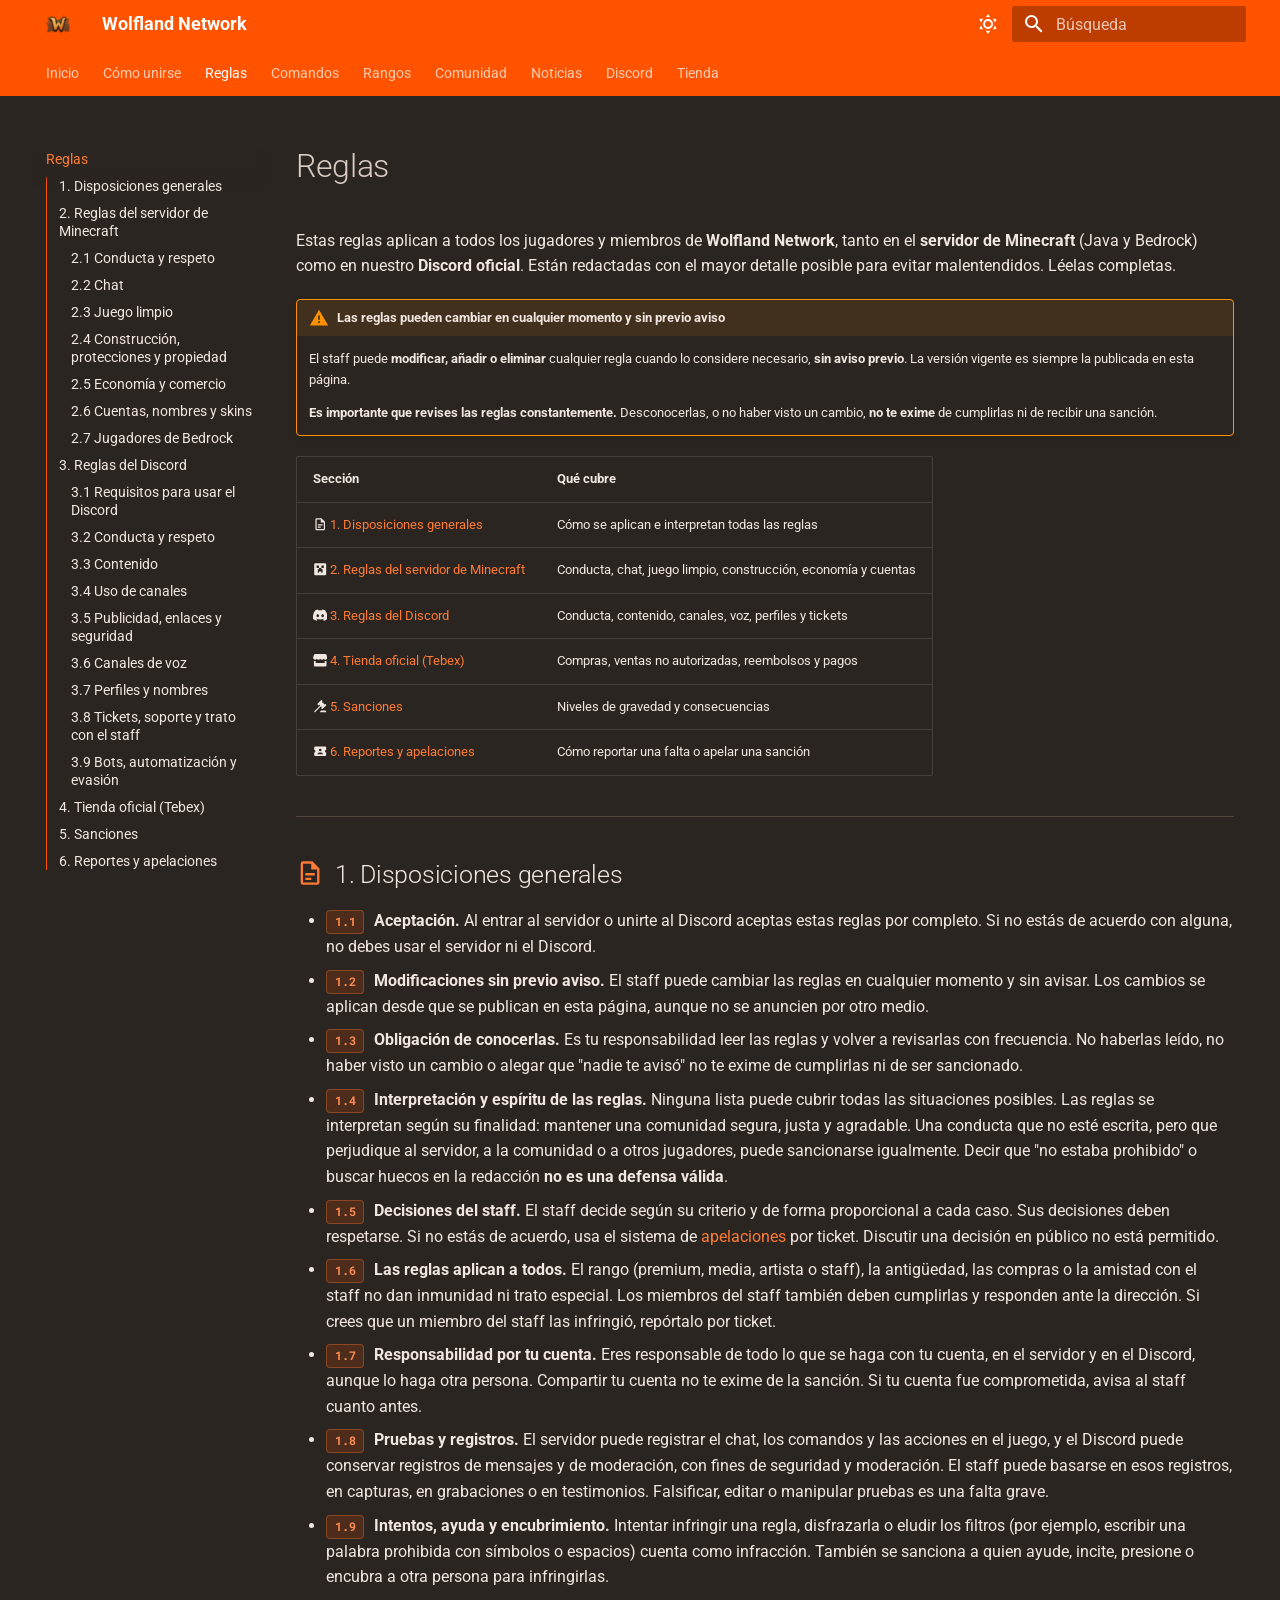
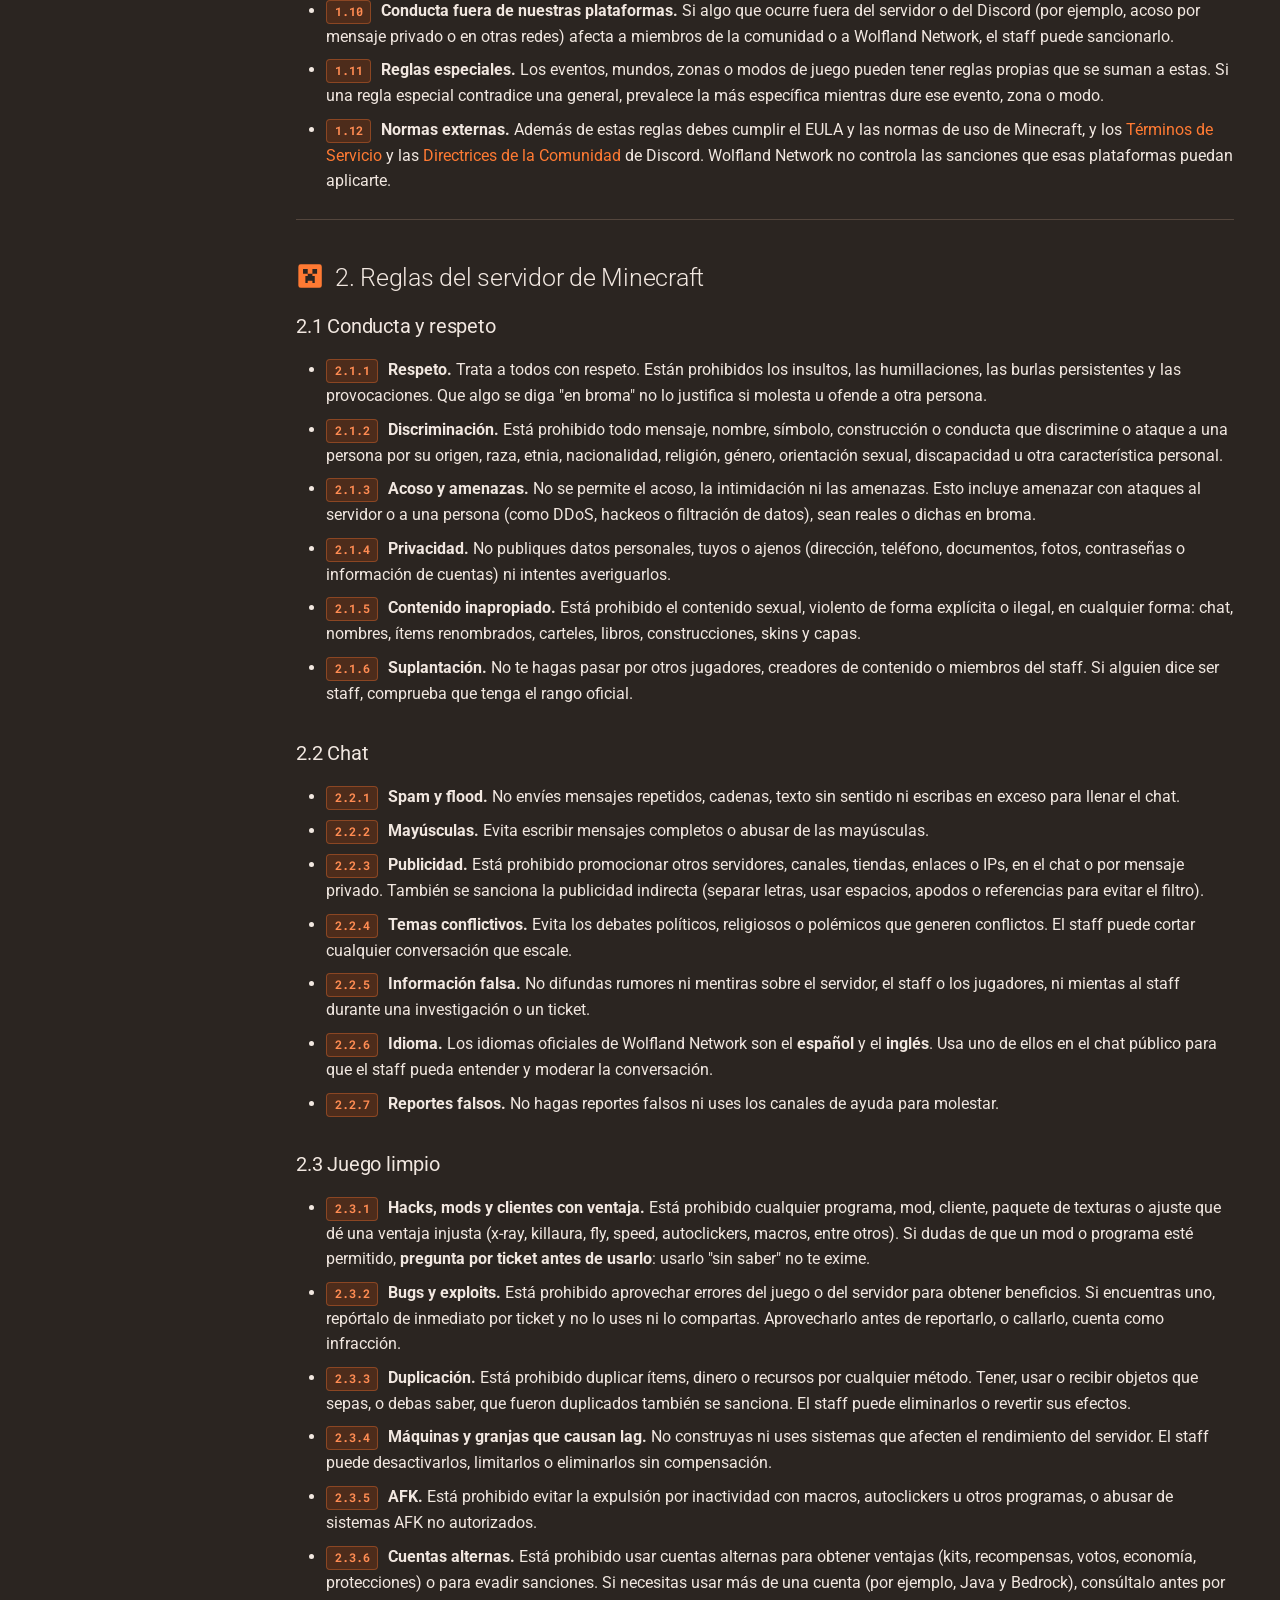
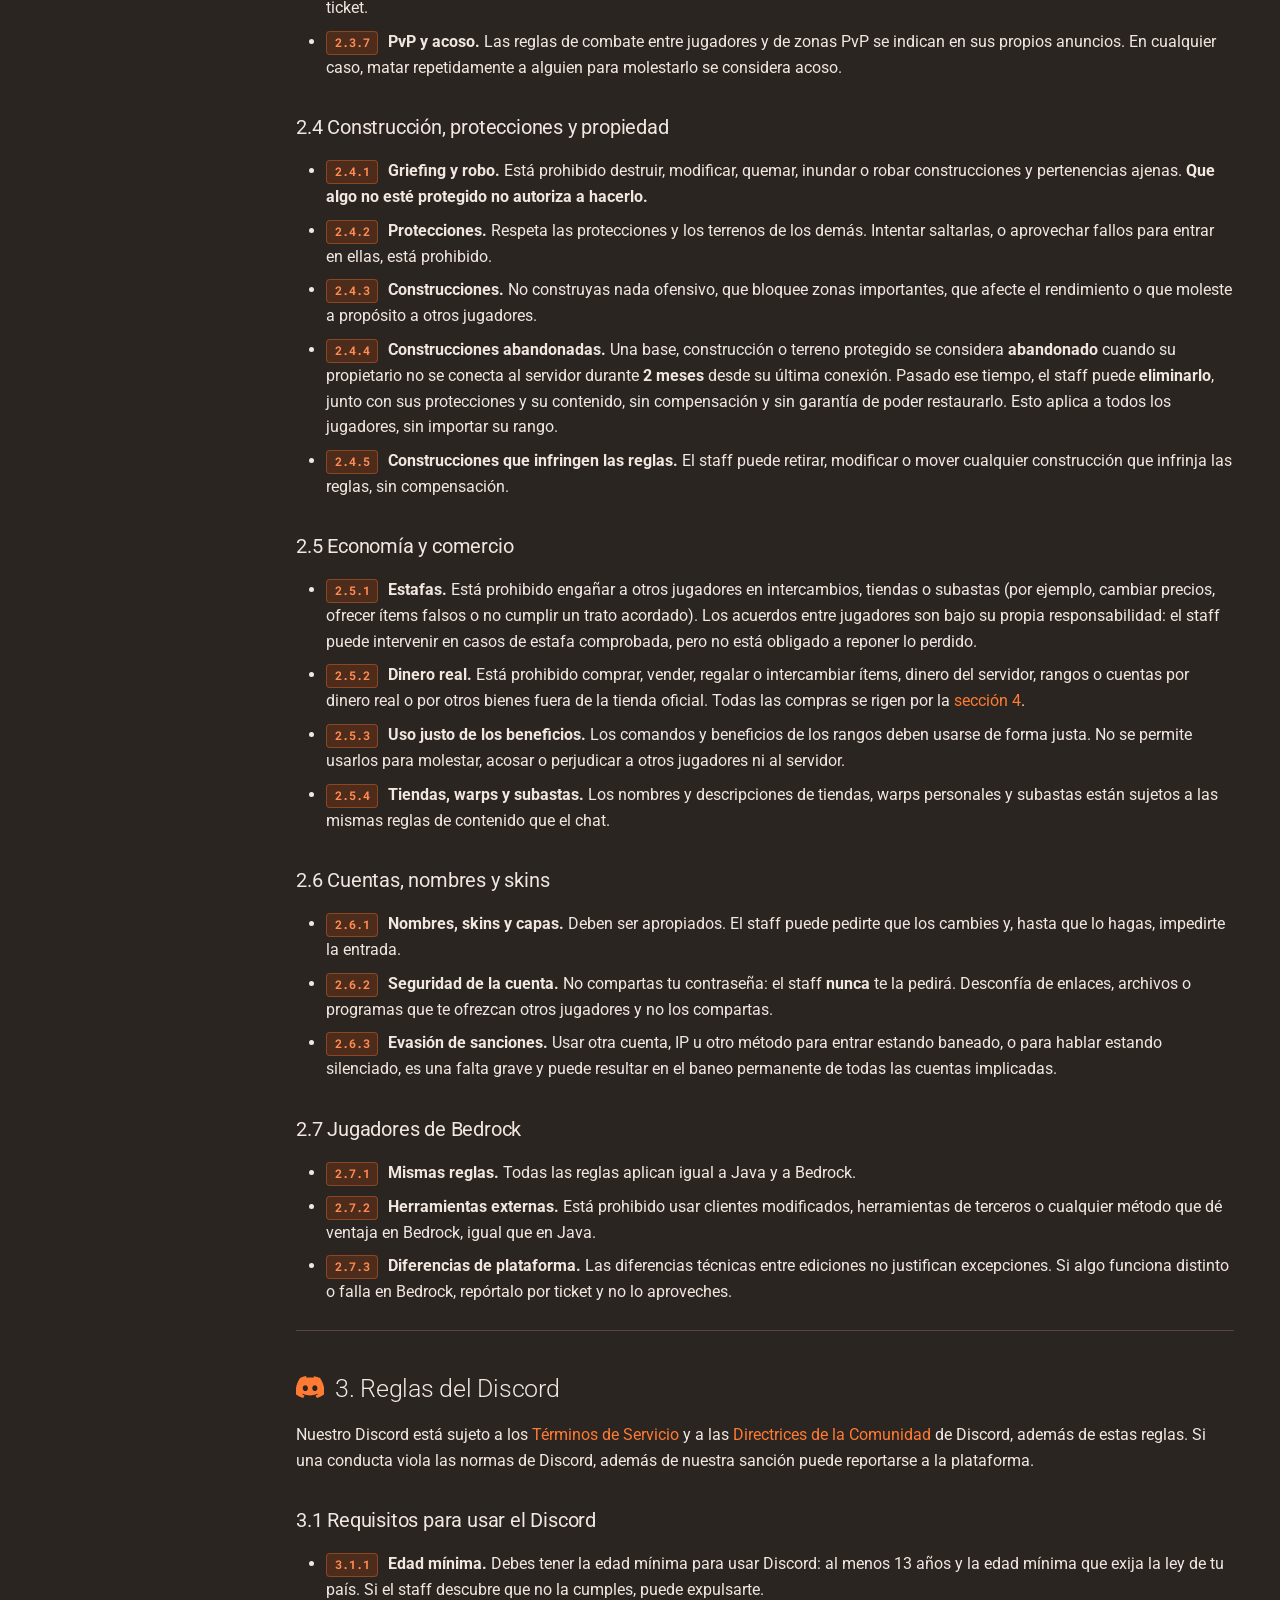
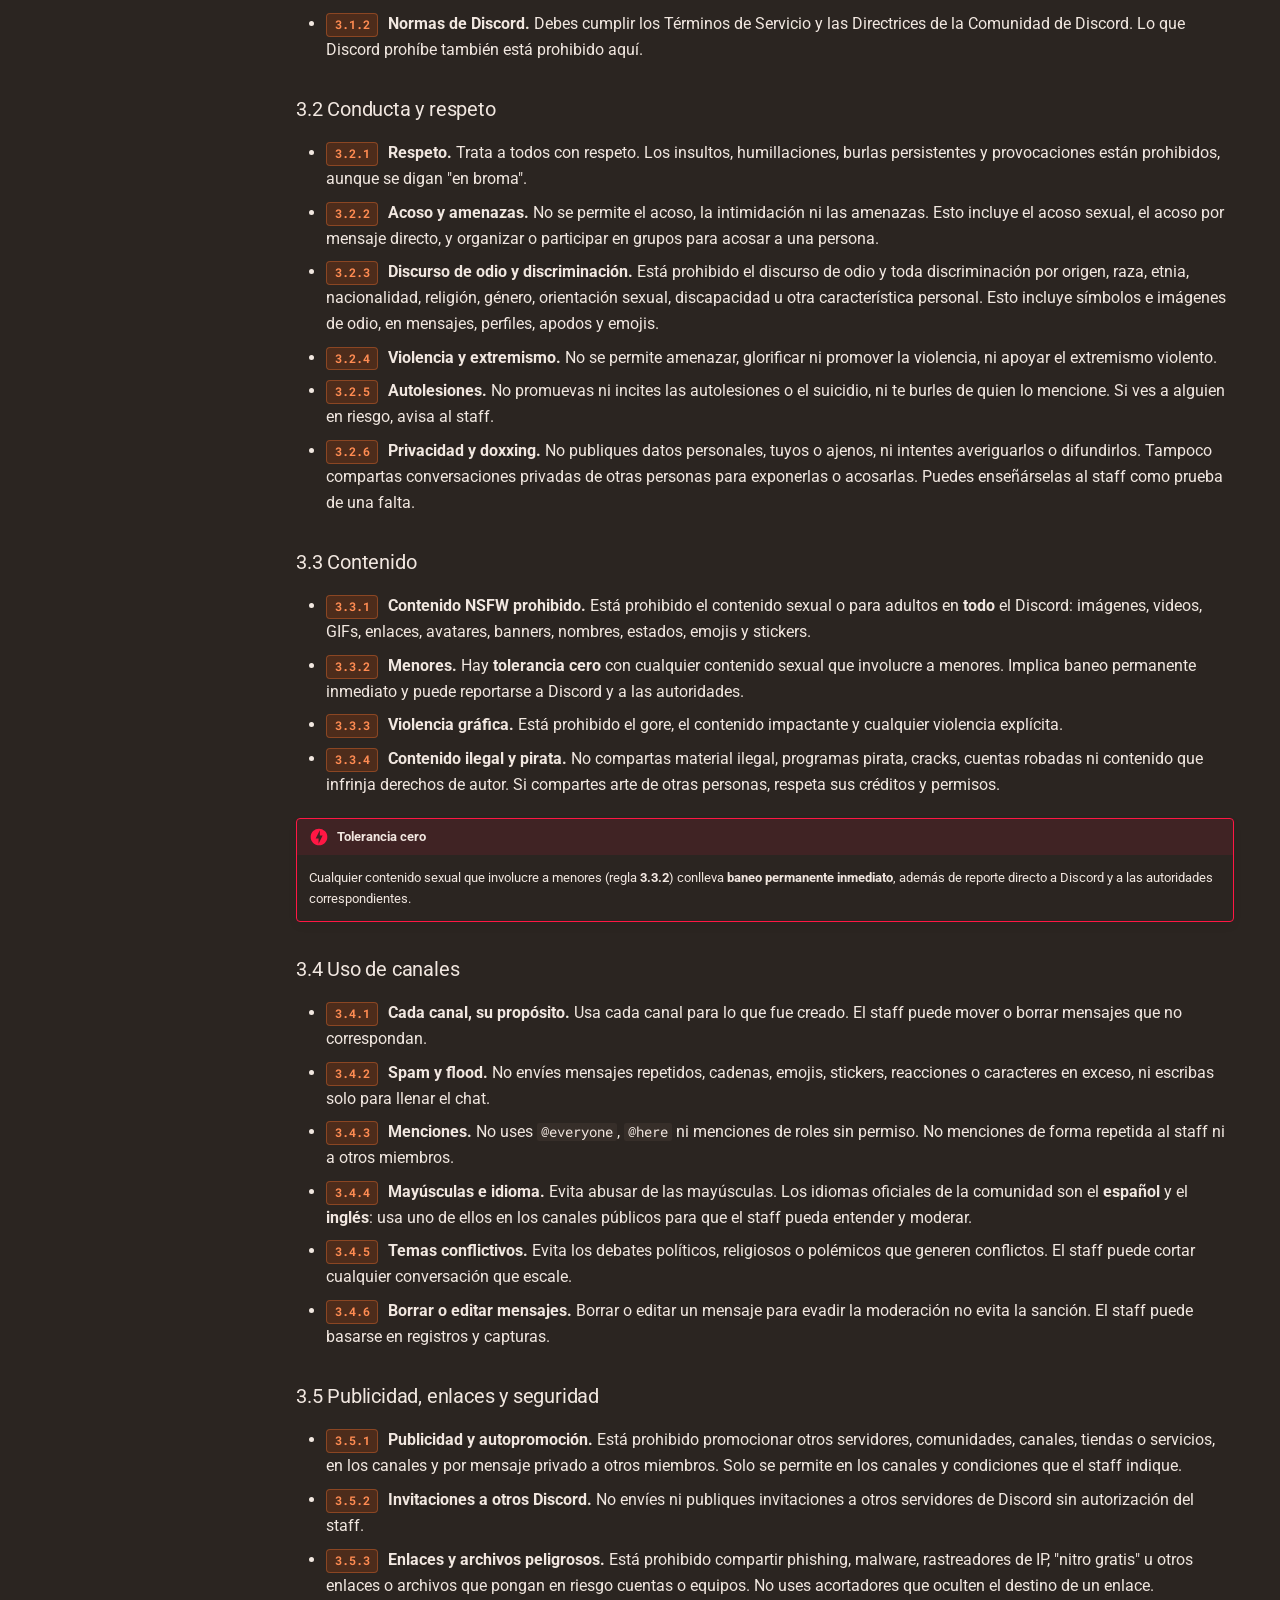
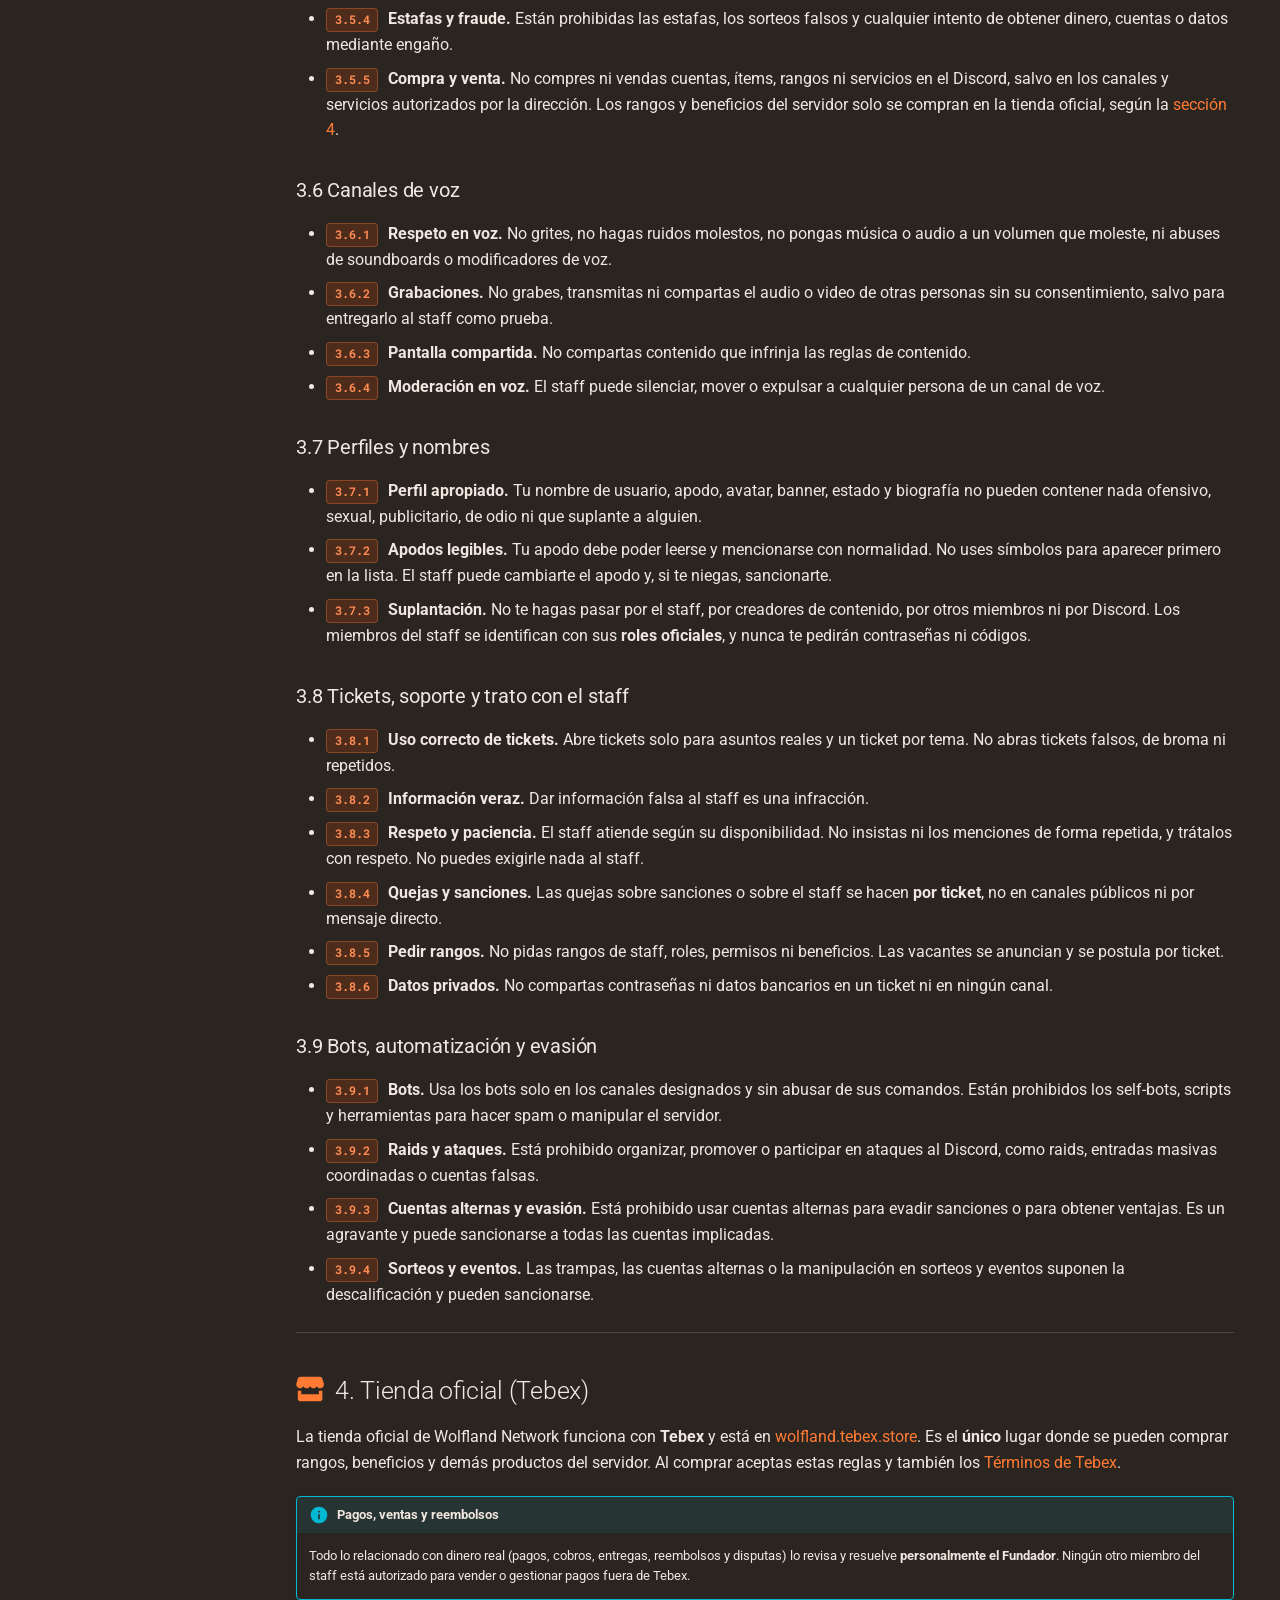
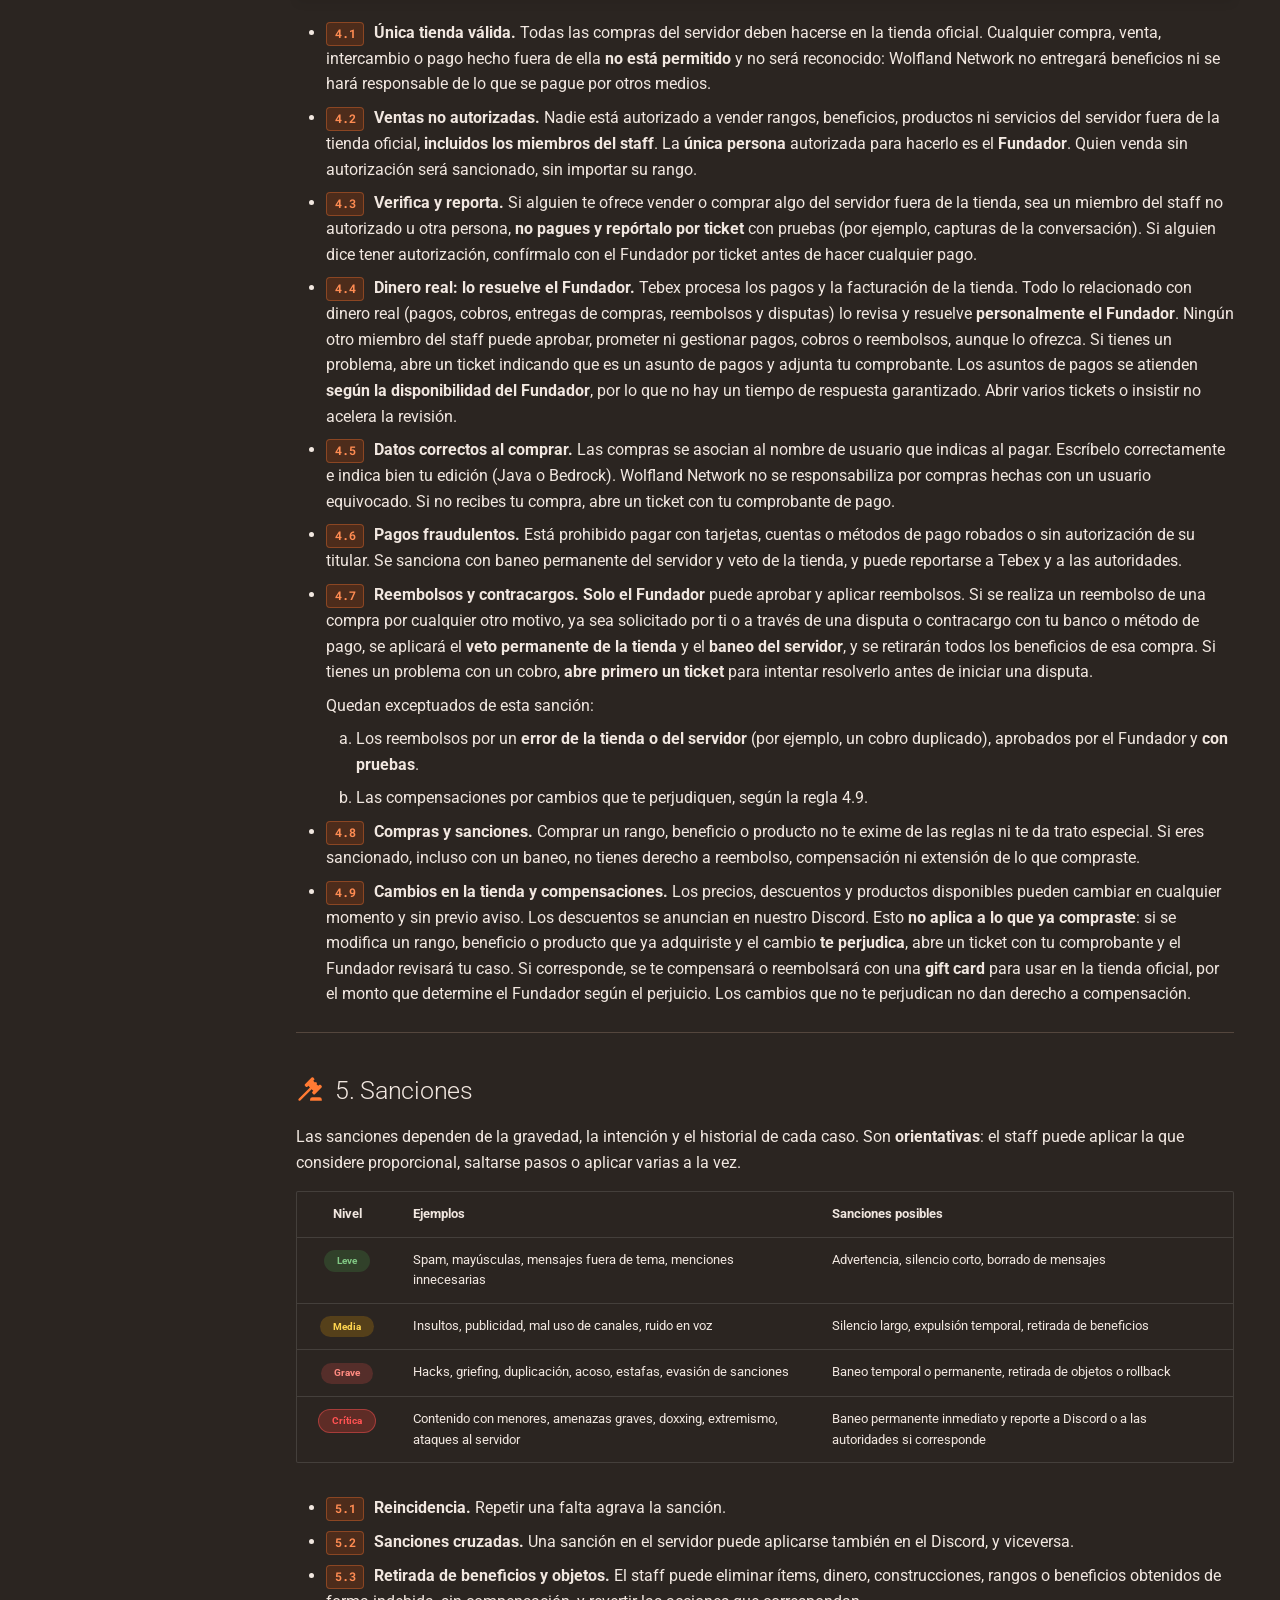
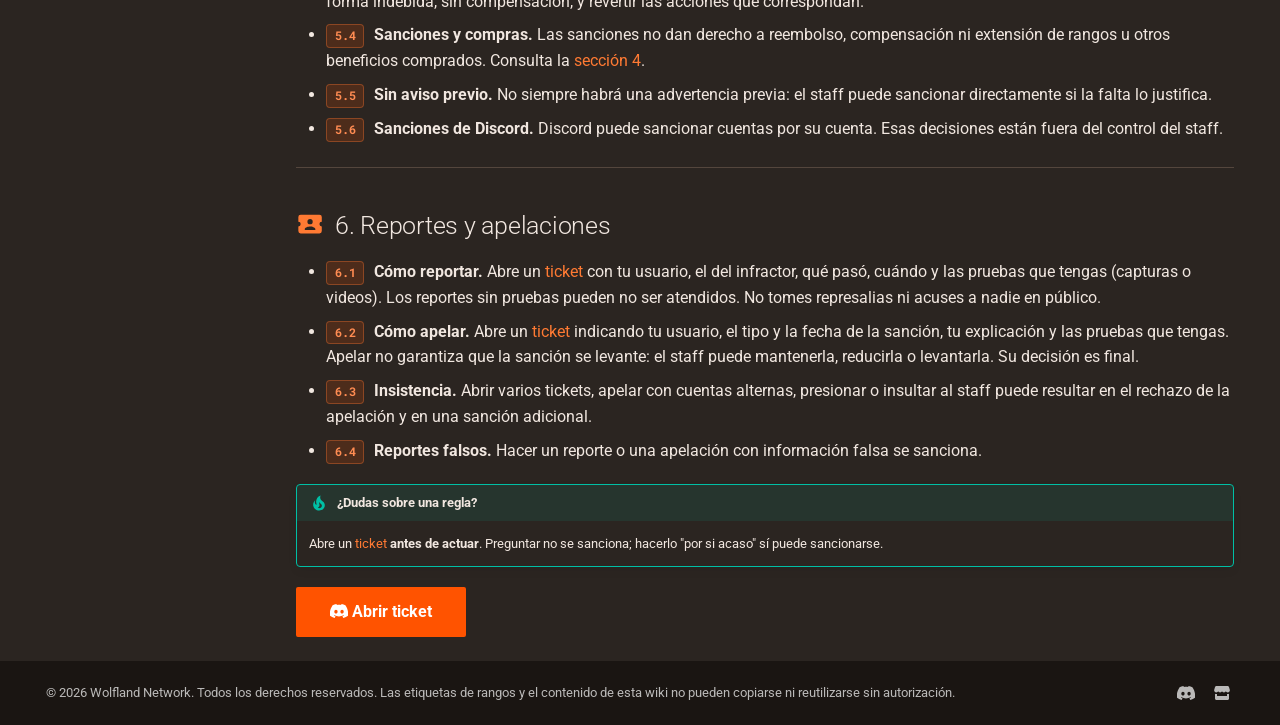
<file: reglas/index.html>
<!doctype html>
<html lang="es" class="no-js">
  <head>
    
      <meta charset="utf-8">
      <meta name="viewport" content="width=device-width,initial-scale=1">
      
        <meta name="description" content="Wiki oficial de Wolfland Network, servidor de Minecraft Survival Custom">
      
      
      
      
        <link rel="prev" href="../unirse/">
      
      
        <link rel="next" href="../comandos/">
      
      
        
      
      
      <link rel="icon" href="../assets/favicon.png">
      <meta name="generator" content="mkdocs-1.6.1, mkdocs-material-9.8.2">
    
    
      
        <title>Reglas - Wolfland Network</title>
      
    
    
      <link rel="stylesheet" href="../assets/stylesheets/main.57a0d79d.min.css">
      
        
        <link rel="stylesheet" href="../assets/stylesheets/palette.fb2fffe2.min.css">
      
      


    
    
      
    
    
      
        
        
        <link rel="preconnect" href="https://fonts.gstatic.com" crossorigin>
        <link rel="stylesheet" href="https://fonts.googleapis.com/css?family=Roboto:300,300i,400,400i,700,700i%7CRoboto+Mono:400,400i,700,700i&display=fallback">
        <style>:root{--md-text-font:"Roboto";--md-code-font:"Roboto Mono"}</style>
      
    
    
      <link rel="stylesheet" href="../stylesheets/extra.css">
    
    <script>__md_scope=new URL("..",location),__md_hash=e=>[...e].reduce(((e,_)=>(e<<5)-e+_.charCodeAt(0)),0),__md_get=(e,_=localStorage,t=__md_scope)=>JSON.parse(_.getItem(t.pathname+"."+e)),__md_set=(e,_,t=localStorage,a=__md_scope)=>{try{t.setItem(a.pathname+"."+e,JSON.stringify(_))}catch(e){}}</script>
    
      

    
    
  </head>
  
  
    
    
      
    
    
    
    
    <body dir="ltr" data-md-color-scheme="slate" data-md-color-primary="custom" data-md-color-accent="custom">
  
    
    <input class="md-toggle" data-md-toggle="drawer" type="checkbox" id="__drawer" autocomplete="off">
    <input class="md-toggle" data-md-toggle="search" type="checkbox" id="__search" autocomplete="off">
    <label class="md-overlay" for="__drawer"></label>
    <div data-md-component="skip">
      
        
        <a href="#reglas" class="md-skip">
          Saltar a contenido
        </a>
      
    </div>
    <div data-md-component="announce">
      
    </div>
    
    
      

<header class="md-header" data-md-component="header">
  <nav class="md-header__inner md-grid" aria-label="Cabecera">
    <a href=".." title="Wolfland Network" class="md-header__button md-logo" aria-label="Wolfland Network" data-md-component="logo">
      
  <img src="../assets/logo.png" alt="logo">

    </a>
    <label class="md-header__button md-icon" for="__drawer">
      
      <svg xmlns="http://www.w3.org/2000/svg" viewBox="0 0 24 24"><path d="M3 6h18v2H3zm0 5h18v2H3zm0 5h18v2H3z"/></svg>
    </label>
    <div class="md-header__title" data-md-component="header-title">
      <div class="md-header__ellipsis">
        <div class="md-header__topic">
          <span class="md-ellipsis">
            Wolfland Network
          </span>
        </div>
        <div class="md-header__topic" data-md-component="header-topic">
          <span class="md-ellipsis">
            
              Reglas
            
          </span>
        </div>
      </div>
    </div>
    
      
        <form class="md-header__option" data-md-component="palette">
  
    
    
    
    <input class="md-option" data-md-color-media="" data-md-color-scheme="slate" data-md-color-primary="custom" data-md-color-accent="custom"  aria-label="Cambiar a modo claro"  type="radio" name="__palette" id="__palette_0">
    
      <label class="md-header__button md-icon" title="Cambiar a modo claro" for="__palette_1" hidden>
        <svg xmlns="http://www.w3.org/2000/svg" viewBox="0 0 24 24"><path d="M12 7a5 5 0 0 1 5 5 5 5 0 0 1-5 5 5 5 0 0 1-5-5 5 5 0 0 1 5-5m0 2a3 3 0 0 0-3 3 3 3 0 0 0 3 3 3 3 0 0 0 3-3 3 3 0 0 0-3-3m0-7 2.39 3.42C13.65 5.15 12.84 5 12 5s-1.65.15-2.39.42zM3.34 7l4.16-.35A7.2 7.2 0 0 0 5.94 8.5c-.44.74-.69 1.5-.83 2.29zm.02 10 1.76-3.77a7.131 7.131 0 0 0 2.38 4.14zM20.65 7l-1.77 3.79a7.02 7.02 0 0 0-2.38-4.15zm-.01 10-4.14.36c.59-.51 1.12-1.14 1.54-1.86.42-.73.69-1.5.83-2.29zM12 22l-2.41-3.44c.74.27 1.55.44 2.41.44.82 0 1.63-.17 2.37-.44z"/></svg>
      </label>
    
  
    
    
    
    <input class="md-option" data-md-color-media="" data-md-color-scheme="default" data-md-color-primary="custom" data-md-color-accent="custom"  aria-label="Cambiar a modo oscuro"  type="radio" name="__palette" id="__palette_1">
    
      <label class="md-header__button md-icon" title="Cambiar a modo oscuro" for="__palette_0" hidden>
        <svg xmlns="http://www.w3.org/2000/svg" viewBox="0 0 24 24"><path d="m17.75 4.09-2.53 1.94.91 3.06-2.63-1.81-2.63 1.81.91-3.06-2.53-1.94L12.44 4l1.06-3 1.06 3zm3.5 6.91-1.64 1.25.59 1.98-1.7-1.17-1.7 1.17.59-1.98L15.75 11l2.06-.05L18.5 9l.69 1.95zm-2.28 4.95c.83-.08 1.72 1.1 1.19 1.85-.32.45-.66.87-1.08 1.27C15.17 23 8.84 23 4.94 19.07c-3.91-3.9-3.91-10.24 0-14.14.4-.4.82-.76 1.27-1.08.75-.53 1.93.36 1.85 1.19-.27 2.86.69 5.83 2.89 8.02a9.96 9.96 0 0 0 8.02 2.89m-1.64 2.02a12.08 12.08 0 0 1-7.8-3.47c-2.17-2.19-3.33-5-3.49-7.82-2.81 3.14-2.7 7.96.31 10.98 3.02 3.01 7.84 3.12 10.98.31"/></svg>
      </label>
    
  
</form>
      
    
    
      <script>var palette=__md_get("__palette");if(palette&&palette.color){if("(prefers-color-scheme)"===palette.color.media){var media=matchMedia("(prefers-color-scheme: light)"),input=document.querySelector(media.matches?"[data-md-color-media='(prefers-color-scheme: light)']":"[data-md-color-media='(prefers-color-scheme: dark)']");palette.color.media=input.getAttribute("data-md-color-media"),palette.color.scheme=input.getAttribute("data-md-color-scheme"),palette.color.primary=input.getAttribute("data-md-color-primary"),palette.color.accent=input.getAttribute("data-md-color-accent")}for(var[key,value]of Object.entries(palette.color))document.body.setAttribute("data-md-color-"+key,value)}</script>
    
    
    
      
      
        <label class="md-header__button md-icon" for="__search">
          
          <svg xmlns="http://www.w3.org/2000/svg" viewBox="0 0 24 24"><path d="M9.5 3A6.5 6.5 0 0 1 16 9.5c0 1.61-.59 3.09-1.56 4.23l.27.27h.79l5 5-1.5 1.5-5-5v-.79l-.27-.27A6.52 6.52 0 0 1 9.5 16 6.5 6.5 0 0 1 3 9.5 6.5 6.5 0 0 1 9.5 3m0 2C7 5 5 7 5 9.5S7 14 9.5 14 14 12 14 9.5 12 5 9.5 5"/></svg>
        </label>
        <div class="md-search" data-md-component="search" role="dialog">
  <label class="md-search__overlay" for="__search"></label>
  <div class="md-search__inner" role="search">
    <form class="md-search__form" name="search">
      <input type="text" class="md-search__input" name="query" aria-label="Búsqueda" placeholder="Búsqueda" autocapitalize="off" autocorrect="off" autocomplete="off" spellcheck="false" data-md-component="search-query" required>
      <label class="md-search__icon md-icon" for="__search">
        
        <svg xmlns="http://www.w3.org/2000/svg" viewBox="0 0 24 24"><path d="M9.5 3A6.5 6.5 0 0 1 16 9.5c0 1.61-.59 3.09-1.56 4.23l.27.27h.79l5 5-1.5 1.5-5-5v-.79l-.27-.27A6.52 6.52 0 0 1 9.5 16 6.5 6.5 0 0 1 3 9.5 6.5 6.5 0 0 1 9.5 3m0 2C7 5 5 7 5 9.5S7 14 9.5 14 14 12 14 9.5 12 5 9.5 5"/></svg>
        
        <svg xmlns="http://www.w3.org/2000/svg" viewBox="0 0 24 24"><path d="M20 11v2H8l5.5 5.5-1.42 1.42L4.16 12l7.92-7.92L13.5 5.5 8 11z"/></svg>
      </label>
      <nav class="md-search__options" aria-label="Buscar">
        
        <button type="reset" class="md-search__icon md-icon" title="Limpiar" aria-label="Limpiar" tabindex="-1">
          
          <svg xmlns="http://www.w3.org/2000/svg" viewBox="0 0 24 24"><path d="M19 6.41 17.59 5 12 10.59 6.41 5 5 6.41 10.59 12 5 17.59 6.41 19 12 13.41 17.59 19 19 17.59 13.41 12z"/></svg>
        </button>
      </nav>
      
        <div class="md-search__suggest" data-md-component="search-suggest"></div>
      
    </form>
    <div class="md-search__output">
      <div class="md-search__scrollwrap" tabindex="0" data-md-scrollfix>
        <div class="md-search-result" data-md-component="search-result">
          <div class="md-search-result__meta">
            Inicializando búsqueda
          </div>
          <ol class="md-search-result__list" role="presentation"></ol>
        </div>
      </div>
    </div>
  </div>
</div>
      
    
    
  </nav>
  
</header>
    
    <div class="md-container" data-md-component="container">
      
      
        
          
            
<nav class="md-tabs" aria-label="Pestañas" data-md-component="tabs">
  <div class="md-grid">
    <ul class="md-tabs__list">
      
        
  
  
  
  
    <li class="md-tabs__item">
      <a href=".." class="md-tabs__link">
        
  
  
    
  
  Inicio

      </a>
    </li>
  

      
        
  
  
  
  
    <li class="md-tabs__item">
      <a href="../unirse/" class="md-tabs__link">
        
  
  
    
  
  Cómo unirse

      </a>
    </li>
  

      
        
  
  
  
    
  
  
    <li class="md-tabs__item md-tabs__item--active">
      <a href="./" class="md-tabs__link">
        
  
  
    
  
  Reglas

      </a>
    </li>
  

      
        
  
  
  
  
    <li class="md-tabs__item">
      <a href="../comandos/" class="md-tabs__link">
        
  
  
    
  
  Comandos

      </a>
    </li>
  

      
        
  
  
  
  
    
    
      <li class="md-tabs__item">
        <a href="../rangos/" class="md-tabs__link">
          
  
  
  Rangos

        </a>
      </li>
    
  

      
        
  
  
  
  
    
    
      <li class="md-tabs__item">
        <a href="../staff/" class="md-tabs__link">
          
  
  
  Comunidad

        </a>
      </li>
    
  

      
        
  
  
  
  
    <li class="md-tabs__item">
      <a href="../noticias/" class="md-tabs__link">
        
  
  
    
  
  Noticias

      </a>
    </li>
  

      
        
  
  
  
  
    <li class="md-tabs__item">
      <a href="https://discord.com/invite/jCmngqZRFV" class="md-tabs__link">
        
  
  
    
  
  Discord

      </a>
    </li>
  

      
        
  
  
  
  
    <li class="md-tabs__item">
      <a href="https://wolfland.tebex.store/" class="md-tabs__link">
        
  
  
    
  
  Tienda

      </a>
    </li>
  

      
    </ul>
  </div>
</nav>
          
        
      
      <main class="md-main" data-md-component="main">
        <div class="md-main__inner md-grid">
          
            
              
              <div class="md-sidebar md-sidebar--primary" data-md-component="sidebar" data-md-type="navigation" >
                <div class="md-sidebar__scrollwrap">
                  <div class="md-sidebar__inner">
                    


  


  

<nav class="md-nav md-nav--primary md-nav--lifted md-nav--integrated" aria-label="Navegación" data-md-level="0">
  <label class="md-nav__title" for="__drawer">
    <a href=".." title="Wolfland Network" class="md-nav__button md-logo" aria-label="Wolfland Network" data-md-component="logo">
      
  <img src="../assets/logo.png" alt="logo">

    </a>
    Wolfland Network
  </label>
  
  <ul class="md-nav__list" data-md-scrollfix>
    
      
      
  
  
  
  
    <li class="md-nav__item">
      <a href=".." class="md-nav__link">
        
  
  
  <span class="md-ellipsis">
    
  
    Inicio
  

    
  </span>
  
  

      </a>
    </li>
  

    
      
      
  
  
  
  
    <li class="md-nav__item">
      <a href="../unirse/" class="md-nav__link">
        
  
  
  <span class="md-ellipsis">
    
  
    Cómo unirse
  

    
  </span>
  
  

      </a>
    </li>
  

    
      
      
  
  
    
  
  
  
    <li class="md-nav__item md-nav__item--active">
      
      <input class="md-nav__toggle md-toggle" type="checkbox" id="__toc">
      
      
        
      
      
        <label class="md-nav__link md-nav__link--active" for="__toc">
          
  
  
  <span class="md-ellipsis">
    
  
    Reglas
  

    
  </span>
  
  

          <span class="md-nav__icon md-icon"></span>
        </label>
      
      <a href="./" class="md-nav__link md-nav__link--active">
        
  
  
  <span class="md-ellipsis">
    
  
    Reglas
  

    
  </span>
  
  

      </a>
      
        

<nav class="md-nav md-nav--secondary" aria-label="Tabla de contenidos">
  
  
  
    
  
  
    <label class="md-nav__title" for="__toc">
      <span class="md-nav__icon md-icon"></span>
      Tabla de contenidos
    </label>
    <ul class="md-nav__list" data-md-component="toc" data-md-scrollfix>
      
        <li class="md-nav__item">
  <a href="#1-disposiciones-generales" class="md-nav__link">
    <span class="md-ellipsis">
      
        1. Disposiciones generales
      
    </span>
  </a>
  
</li>
      
        <li class="md-nav__item">
  <a href="#2-reglas-del-servidor-de-minecraft" class="md-nav__link">
    <span class="md-ellipsis">
      
        2. Reglas del servidor de Minecraft
      
    </span>
  </a>
  
    <nav class="md-nav" aria-label="2. Reglas del servidor de Minecraft">
      <ul class="md-nav__list">
        
          <li class="md-nav__item">
  <a href="#21-conducta-y-respeto" class="md-nav__link">
    <span class="md-ellipsis">
      
        2.1 Conducta y respeto
      
    </span>
  </a>
  
</li>
        
          <li class="md-nav__item">
  <a href="#22-chat" class="md-nav__link">
    <span class="md-ellipsis">
      
        2.2 Chat
      
    </span>
  </a>
  
</li>
        
          <li class="md-nav__item">
  <a href="#23-juego-limpio" class="md-nav__link">
    <span class="md-ellipsis">
      
        2.3 Juego limpio
      
    </span>
  </a>
  
</li>
        
          <li class="md-nav__item">
  <a href="#24-construccion-protecciones-y-propiedad" class="md-nav__link">
    <span class="md-ellipsis">
      
        2.4 Construcción, protecciones y propiedad
      
    </span>
  </a>
  
</li>
        
          <li class="md-nav__item">
  <a href="#25-economia-y-comercio" class="md-nav__link">
    <span class="md-ellipsis">
      
        2.5 Economía y comercio
      
    </span>
  </a>
  
</li>
        
          <li class="md-nav__item">
  <a href="#26-cuentas-nombres-y-skins" class="md-nav__link">
    <span class="md-ellipsis">
      
        2.6 Cuentas, nombres y skins
      
    </span>
  </a>
  
</li>
        
          <li class="md-nav__item">
  <a href="#27-jugadores-de-bedrock" class="md-nav__link">
    <span class="md-ellipsis">
      
        2.7 Jugadores de Bedrock
      
    </span>
  </a>
  
</li>
        
      </ul>
    </nav>
  
</li>
      
        <li class="md-nav__item">
  <a href="#3-reglas-del-discord" class="md-nav__link">
    <span class="md-ellipsis">
      
        3. Reglas del Discord
      
    </span>
  </a>
  
    <nav class="md-nav" aria-label="3. Reglas del Discord">
      <ul class="md-nav__list">
        
          <li class="md-nav__item">
  <a href="#31-requisitos-para-usar-el-discord" class="md-nav__link">
    <span class="md-ellipsis">
      
        3.1 Requisitos para usar el Discord
      
    </span>
  </a>
  
</li>
        
          <li class="md-nav__item">
  <a href="#32-conducta-y-respeto" class="md-nav__link">
    <span class="md-ellipsis">
      
        3.2 Conducta y respeto
      
    </span>
  </a>
  
</li>
        
          <li class="md-nav__item">
  <a href="#33-contenido" class="md-nav__link">
    <span class="md-ellipsis">
      
        3.3 Contenido
      
    </span>
  </a>
  
</li>
        
          <li class="md-nav__item">
  <a href="#34-uso-de-canales" class="md-nav__link">
    <span class="md-ellipsis">
      
        3.4 Uso de canales
      
    </span>
  </a>
  
</li>
        
          <li class="md-nav__item">
  <a href="#35-publicidad-enlaces-y-seguridad" class="md-nav__link">
    <span class="md-ellipsis">
      
        3.5 Publicidad, enlaces y seguridad
      
    </span>
  </a>
  
</li>
        
          <li class="md-nav__item">
  <a href="#36-canales-de-voz" class="md-nav__link">
    <span class="md-ellipsis">
      
        3.6 Canales de voz
      
    </span>
  </a>
  
</li>
        
          <li class="md-nav__item">
  <a href="#37-perfiles-y-nombres" class="md-nav__link">
    <span class="md-ellipsis">
      
        3.7 Perfiles y nombres
      
    </span>
  </a>
  
</li>
        
          <li class="md-nav__item">
  <a href="#38-tickets-soporte-y-trato-con-el-staff" class="md-nav__link">
    <span class="md-ellipsis">
      
        3.8 Tickets, soporte y trato con el staff
      
    </span>
  </a>
  
</li>
        
          <li class="md-nav__item">
  <a href="#39-bots-automatizacion-y-evasion" class="md-nav__link">
    <span class="md-ellipsis">
      
        3.9 Bots, automatización y evasión
      
    </span>
  </a>
  
</li>
        
      </ul>
    </nav>
  
</li>
      
        <li class="md-nav__item">
  <a href="#4-tienda-oficial-tebex" class="md-nav__link">
    <span class="md-ellipsis">
      
        4. Tienda oficial (Tebex)
      
    </span>
  </a>
  
</li>
      
        <li class="md-nav__item">
  <a href="#5-sanciones" class="md-nav__link">
    <span class="md-ellipsis">
      
        5. Sanciones
      
    </span>
  </a>
  
</li>
      
        <li class="md-nav__item">
  <a href="#6-reportes-y-apelaciones" class="md-nav__link">
    <span class="md-ellipsis">
      
        6. Reportes y apelaciones
      
    </span>
  </a>
  
</li>
      
    </ul>
  
</nav>
      
    </li>
  

    
      
      
  
  
  
  
    <li class="md-nav__item">
      <a href="../comandos/" class="md-nav__link">
        
  
  
  <span class="md-ellipsis">
    
  
    Comandos
  

    
  </span>
  
  

      </a>
    </li>
  

    
      
      
  
  
  
  
    
    
    
    
      
      
    
    
    <li class="md-nav__item md-nav__item--nested">
      
        
        
        <input class="md-nav__toggle md-toggle " type="checkbox" id="__nav_5" >
        
          
          <label class="md-nav__link" for="__nav_5" id="__nav_5_label" tabindex="0">
            
  
  
  <span class="md-ellipsis">
    
  
    Rangos
  

    
  </span>
  
  

            <span class="md-nav__icon md-icon"></span>
          </label>
        
        <nav class="md-nav" data-md-level="1" aria-labelledby="__nav_5_label" aria-expanded="false">
          <label class="md-nav__title" for="__nav_5">
            <span class="md-nav__icon md-icon"></span>
            
  
    Rangos
  

          </label>
          <ul class="md-nav__list" data-md-scrollfix>
            
              
                
  
  
  
  
    <li class="md-nav__item">
      <a href="../rangos/" class="md-nav__link">
        
  
  
  <span class="md-ellipsis">
    
  
    Todos los rangos
  

    
  </span>
  
  

      </a>
    </li>
  

              
            
              
                
  
  
  
  
    <li class="md-nav__item">
      <a href="../rangos-premium/" class="md-nav__link">
        
  
  
  <span class="md-ellipsis">
    
  
    Rangos Premium
  

    
  </span>
  
  

      </a>
    </li>
  

              
            
              
                
  
  
  
  
    <li class="md-nav__item">
      <a href="../rangos-media/" class="md-nav__link">
        
  
  
  <span class="md-ellipsis">
    
  
    Rangos Media
  

    
  </span>
  
  

      </a>
    </li>
  

              
            
          </ul>
        </nav>
      
    </li>
  

    
      
      
  
  
  
  
    
    
    
    
      
      
    
    
    <li class="md-nav__item md-nav__item--nested">
      
        
        
        <input class="md-nav__toggle md-toggle " type="checkbox" id="__nav_6" >
        
          
          <label class="md-nav__link" for="__nav_6" id="__nav_6_label" tabindex="0">
            
  
  
  <span class="md-ellipsis">
    
  
    Comunidad
  

    
  </span>
  
  

            <span class="md-nav__icon md-icon"></span>
          </label>
        
        <nav class="md-nav" data-md-level="1" aria-labelledby="__nav_6_label" aria-expanded="false">
          <label class="md-nav__title" for="__nav_6">
            <span class="md-nav__icon md-icon"></span>
            
  
    Comunidad
  

          </label>
          <ul class="md-nav__list" data-md-scrollfix>
            
              
                
  
  
  
  
    <li class="md-nav__item">
      <a href="../staff/" class="md-nav__link">
        
  
  
  <span class="md-ellipsis">
    
  
    Staff
  

    
  </span>
  
  

      </a>
    </li>
  

              
            
              
                
  
  
  
  
    <li class="md-nav__item">
      <a href="../postulaciones/" class="md-nav__link">
        
  
  
  <span class="md-ellipsis">
    
  
    Postulaciones
  

    
  </span>
  
  

      </a>
    </li>
  

              
            
              
                
  
  
  
  
    <li class="md-nav__item">
      <a href="../eventos/" class="md-nav__link">
        
  
  
  <span class="md-ellipsis">
    
  
    Eventos
  

    
  </span>
  
  

      </a>
    </li>
  

              
            
              
                
  
  
  
  
    <li class="md-nav__item">
      <a href="../servicios/" class="md-nav__link">
        
  
  
  <span class="md-ellipsis">
    
  
    Servicios de contenido
  

    
  </span>
  
  

      </a>
    </li>
  

              
            
          </ul>
        </nav>
      
    </li>
  

    
      
      
  
  
  
  
    <li class="md-nav__item">
      <a href="../noticias/" class="md-nav__link">
        
  
  
  <span class="md-ellipsis">
    
  
    Noticias
  

    
  </span>
  
  

      </a>
    </li>
  

    
      
      
  
  
  
  
    <li class="md-nav__item">
      <a href="https://discord.com/invite/jCmngqZRFV" class="md-nav__link">
        
  
  
  <span class="md-ellipsis">
    
  
    Discord
  

    
  </span>
  
  

      </a>
    </li>
  

    
      
      
  
  
  
  
    <li class="md-nav__item">
      <a href="https://wolfland.tebex.store/" class="md-nav__link">
        
  
  
  <span class="md-ellipsis">
    
  
    Tienda
  

    
  </span>
  
  

      </a>
    </li>
  

    
  </ul>
</nav>
                  </div>
                </div>
              </div>
            
            
          
          
            <div class="md-content" data-md-component="content">
              
              <article class="md-content__inner md-typeset">
                
                  



<h1 id="reglas">Reglas<a class="headerlink" href="#reglas" title="Permanent link">&para;</a></h1>
<p>Estas reglas aplican a todos los jugadores y miembros de <strong>Wolfland Network</strong>, tanto en el <strong>servidor de Minecraft</strong> (Java y Bedrock) como en nuestro <strong>Discord oficial</strong>. Están redactadas con el mayor detalle posible para evitar malentendidos. Léelas completas.</p>
<div class="admonition warning">
<p class="admonition-title">Las reglas pueden cambiar en cualquier momento y sin previo aviso</p>
<p>El staff puede <strong>modificar, añadir o eliminar</strong> cualquier regla cuando lo considere necesario, <strong>sin aviso previo</strong>. La versión vigente es siempre la publicada en esta página.</p>
<p><strong>Es importante que revises las reglas constantemente.</strong> Desconocerlas, o no haber visto un cambio, <strong>no te exime</strong> de cumplirlas ni de recibir una sanción.</p>
</div>
<table>
<thead>
<tr>
<th>Sección</th>
<th>Qué cubre</th>
</tr>
</thead>
<tbody>
<tr>
<td><span class="twemoji"><svg xmlns="http://www.w3.org/2000/svg" viewBox="0 0 24 24"><path d="M6 2a2 2 0 0 0-2 2v16a2 2 0 0 0 2 2h12a2 2 0 0 0 2-2V8l-6-6zm0 2h7v5h5v11H6zm2 8v2h8v-2zm0 4v2h5v-2z"/></svg></span> <a href="#1-disposiciones-generales">1. Disposiciones generales</a></td>
<td>Cómo se aplican e interpretan todas las reglas</td>
</tr>
<tr>
<td><span class="twemoji"><svg xmlns="http://www.w3.org/2000/svg" viewBox="0 0 24 24"><path d="M4 2h16a2 2 0 0 1 2 2v16a2 2 0 0 1-2 2H4a2 2 0 0 1-2-2V4a2 2 0 0 1 2-2m2 4v4h4v2H8v6h2v-2h4v2h2v-6h-2v-2h4V6h-4v4h-4V6z"/></svg></span> <a href="#2-reglas-del-servidor-de-minecraft">2. Reglas del servidor de Minecraft</a></td>
<td>Conducta, chat, juego limpio, construcción, economía y cuentas</td>
</tr>
<tr>
<td><span class="twemoji"><svg xmlns="http://www.w3.org/2000/svg" viewBox="0 0 576 512"><!--! Font Awesome Free 7.1.0 by @fontawesome - https://fontawesome.com License - https://fontawesome.com/license/free (Icons: CC BY 4.0, Fonts: SIL OFL 1.1, Code: MIT License) Copyright 2025 Fonticons, Inc.--><path d="M492.5 69.8c-.2-.3-.4-.6-.8-.7-38.1-17.5-78.4-30-119.7-37.1-.4-.1-.8 0-1.1.1s-.6.4-.8.8c-5.5 9.9-10.5 20.2-14.9 30.6-44.6-6.8-89.9-6.8-134.4 0-4.5-10.5-9.5-20.7-15.1-30.6-.2-.3-.5-.6-.8-.8s-.7-.2-1.1-.2C162.5 39 122.2 51.5 84.1 69c-.3.1-.6.4-.8.7C7.1 183.5-13.8 294.6-3.6 404.2c0 .3.1.5.2.8s.3.4.5.6c44.4 32.9 94 58 146.8 74.2.4.1.8.1 1.1 0s.7-.4.9-.7c11.3-15.4 21.4-31.8 30-48.8.1-.2.2-.5.2-.8s0-.5-.1-.8-.2-.5-.4-.6-.4-.3-.7-.4c-15.8-6.1-31.2-13.4-45.9-21.9-.3-.2-.5-.4-.7-.6s-.3-.6-.3-.9 0-.6.2-.9.3-.5.6-.7c3.1-2.3 6.2-4.7 9.1-7.1.3-.2.6-.4.9-.4s.7 0 1 .1c96.2 43.9 200.4 43.9 295.5 0 .3-.1.7-.2 1-.2s.7.2.9.4c2.9 2.4 6 4.9 9.1 7.2.2.2.4.4.6.7s.2.6.2.9-.1.6-.3.9-.4.5-.6.6c-14.7 8.6-30 15.9-45.9 21.8-.2.1-.5.2-.7.4s-.3.4-.4.7-.1.5-.1.8.1.5.2.8c8.8 17 18.8 33.3 30 48.8.2.3.6.6.9.7s.8.1 1.1 0c52.9-16.2 102.6-41.3 147.1-74.2.2-.2.4-.4.5-.6s.2-.5.2-.8c12.3-126.8-20.5-236.9-86.9-334.5zm-302 267.7c-29 0-52.8-26.6-52.8-59.2s23.4-59.2 52.8-59.2c29.7 0 53.3 26.8 52.8 59.2 0 32.7-23.4 59.2-52.8 59.2m195.4 0c-29 0-52.8-26.6-52.8-59.2s23.4-59.2 52.8-59.2c29.7 0 53.3 26.8 52.8 59.2 0 32.7-23.2 59.2-52.8 59.2"/></svg></span> <a href="#3-reglas-del-discord">3. Reglas del Discord</a></td>
<td>Conducta, contenido, canales, voz, perfiles y tickets</td>
</tr>
<tr>
<td><span class="twemoji"><svg xmlns="http://www.w3.org/2000/svg" viewBox="0 0 512 512"><!--! Font Awesome Free 7.1.0 by @fontawesome - https://fontawesome.com License - https://fontawesome.com/license/free (Icons: CC BY 4.0, Fonts: SIL OFL 1.1, Code: MIT License) Copyright 2025 Fonticons, Inc.--><path d="M30.7 72.3C37.6 48.4 59.5 32 84.4 32h344c24.9 0 46.8 16.4 53.8 40.3l23.4 80.2c12.8 43.7-20.1 87.5-65.6 87.5-26.3 0-49.4-14.9-60.8-37.1-11.6 21.9-34.6 37.1-61.4 37.1-26.6 0-49.7-15-61.3-37-11.6 22-34.7 37-61.3 37-26.8 0-49.8-15.1-61.4-37.1C122.4 225 99.3 240 73 240c-45.6 0-78.4-43.7-65.6-87.5zM96.4 352h320v-66.4c7.6 1.6 15.5 2.4 23.5 2.4 14.3 0 28-2.6 40.5-7.2V432c0 26.5-21.5 48-48 48h-352c-26.5 0-48-21.5-48-48V280.8c12.5 4.6 26.1 7.2 40.5 7.2 8.1 0 15.9-.8 23.5-2.4z"/></svg></span> <a href="#4-tienda-oficial-tebex">4. Tienda oficial (Tebex)</a></td>
<td>Compras, ventas no autorizadas, reembolsos y pagos</td>
</tr>
<tr>
<td><span class="twemoji"><svg xmlns="http://www.w3.org/2000/svg" viewBox="0 0 24 24"><path d="m2.3 20.28 9.6-9.6-1.4-1.42-.72.71a.996.996 0 0 1-1.41 0l-.71-.71a.996.996 0 0 1 0-1.41l5.66-5.66a.996.996 0 0 1 1.41 0l.71.71c.39.39.39 1.02 0 1.41l-.71.69 1.42 1.43a.996.996 0 0 1 1.41 0c.39.39.39 1.03 0 1.42l1.41 1.41.71-.71c.39-.39 1.03-.39 1.42 0l.7.71c.39.39.39 1.03 0 1.42l-5.65 5.65c-.39.39-1.03.39-1.42 0l-.7-.7a.99.99 0 0 1 0-1.42l.7-.71-1.41-1.41-9.61 9.61a.996.996 0 0 1-1.41 0c-.39-.39-.39-1.03 0-1.42M20 19a2 2 0 0 1 2 2v1H12v-1a2 2 0 0 1 2-2z"/></svg></span> <a href="#5-sanciones">5. Sanciones</a></td>
<td>Niveles de gravedad y consecuencias</td>
</tr>
<tr>
<td><span class="twemoji"><svg xmlns="http://www.w3.org/2000/svg" viewBox="0 0 24 24"><path d="M20 12a2 2 0 0 0 2 2v4a2 2 0 0 1-2 2H4a2 2 0 0 1-2-2v-4a2 2 0 0 0 2-2 2 2 0 0 0-2-2V6a2 2 0 0 1 2-2h16a2 2 0 0 1 2 2v4a2 2 0 0 0-2 2m-3.5 4.25c0-1.5-3-2.25-4.5-2.25s-4.5.75-4.5 2.25V17h9zm-4.5-4A2.25 2.25 0 0 0 14.25 10 2.25 2.25 0 0 0 12 7.75 2.25 2.25 0 0 0 9.75 10 2.25 2.25 0 0 0 12 12.25"/></svg></span> <a href="#6-reportes-y-apelaciones">6. Reportes y apelaciones</a></td>
<td>Cómo reportar una falta o apelar una sanción</td>
</tr>
</tbody>
</table>
<hr />
<h2 id="1-disposiciones-generales"><span class="twemoji"><svg xmlns="http://www.w3.org/2000/svg" viewBox="0 0 24 24"><path d="M6 2a2 2 0 0 0-2 2v16a2 2 0 0 0 2 2h12a2 2 0 0 0 2-2V8l-6-6zm0 2h7v5h5v11H6zm2 8v2h8v-2zm0 4v2h5v-2z"/></svg></span> 1. Disposiciones generales<a class="headerlink" href="#1-disposiciones-generales" title="Permanent link">&para;</a></h2>
<ul>
<li><span class="rule-num">1.1</span> <strong>Aceptación.</strong> Al entrar al servidor o unirte al Discord aceptas estas reglas por completo. Si no estás de acuerdo con alguna, no debes usar el servidor ni el Discord.</li>
<li><span class="rule-num">1.2</span> <strong>Modificaciones sin previo aviso.</strong> El staff puede cambiar las reglas en cualquier momento y sin avisar. Los cambios se aplican desde que se publican en esta página, aunque no se anuncien por otro medio.</li>
<li><span class="rule-num">1.3</span> <strong>Obligación de conocerlas.</strong> Es tu responsabilidad leer las reglas y volver a revisarlas con frecuencia. No haberlas leído, no haber visto un cambio o alegar que "nadie te avisó" no te exime de cumplirlas ni de ser sancionado.</li>
<li><span class="rule-num">1.4</span> <strong>Interpretación y espíritu de las reglas.</strong> Ninguna lista puede cubrir todas las situaciones posibles. Las reglas se interpretan según su finalidad: mantener una comunidad segura, justa y agradable. Una conducta que no esté escrita, pero que perjudique al servidor, a la comunidad o a otros jugadores, puede sancionarse igualmente. Decir que "no estaba prohibido" o buscar huecos en la redacción <strong>no es una defensa válida</strong>.</li>
<li><span class="rule-num">1.5</span> <strong>Decisiones del staff.</strong> El staff decide según su criterio y de forma proporcional a cada caso. Sus decisiones deben respetarse. Si no estás de acuerdo, usa el sistema de <a href="#6-reportes-y-apelaciones">apelaciones</a> por ticket. Discutir una decisión en público no está permitido.</li>
<li><span class="rule-num">1.6</span> <strong>Las reglas aplican a todos.</strong> El rango (premium, media, artista o staff), la antigüedad, las compras o la amistad con el staff no dan inmunidad ni trato especial. Los miembros del staff también deben cumplirlas y responden ante la dirección. Si crees que un miembro del staff las infringió, repórtalo por ticket.</li>
<li><span class="rule-num">1.7</span> <strong>Responsabilidad por tu cuenta.</strong> Eres responsable de todo lo que se haga con tu cuenta, en el servidor y en el Discord, aunque lo haga otra persona. Compartir tu cuenta no te exime de la sanción. Si tu cuenta fue comprometida, avisa al staff cuanto antes.</li>
<li><span class="rule-num">1.8</span> <strong>Pruebas y registros.</strong> El servidor puede registrar el chat, los comandos y las acciones en el juego, y el Discord puede conservar registros de mensajes y de moderación, con fines de seguridad y moderación. El staff puede basarse en esos registros, en capturas, en grabaciones o en testimonios. Falsificar, editar o manipular pruebas es una falta grave.</li>
<li><span class="rule-num">1.9</span> <strong>Intentos, ayuda y encubrimiento.</strong> Intentar infringir una regla, disfrazarla o eludir los filtros (por ejemplo, escribir una palabra prohibida con símbolos o espacios) cuenta como infracción. También se sanciona a quien ayude, incite, presione o encubra a otra persona para infringirlas.</li>
<li><span class="rule-num">1.10</span> <strong>Conducta fuera de nuestras plataformas.</strong> Si algo que ocurre fuera del servidor o del Discord (por ejemplo, acoso por mensaje privado o en otras redes) afecta a miembros de la comunidad o a Wolfland Network, el staff puede sancionarlo.</li>
<li><span class="rule-num">1.11</span> <strong>Reglas especiales.</strong> Los eventos, mundos, zonas o modos de juego pueden tener reglas propias que se suman a estas. Si una regla especial contradice una general, prevalece la más específica mientras dure ese evento, zona o modo.</li>
<li><span class="rule-num">1.12</span> <strong>Normas externas.</strong> Además de estas reglas debes cumplir el EULA y las normas de uso de Minecraft, y los <a href="https://discord.com/terms">Términos de Servicio</a> y las <a href="https://discord.com/guidelines">Directrices de la Comunidad</a> de Discord. Wolfland Network no controla las sanciones que esas plataformas puedan aplicarte.</li>
</ul>
<hr />
<h2 id="2-reglas-del-servidor-de-minecraft"><span class="twemoji"><svg xmlns="http://www.w3.org/2000/svg" viewBox="0 0 24 24"><path d="M4 2h16a2 2 0 0 1 2 2v16a2 2 0 0 1-2 2H4a2 2 0 0 1-2-2V4a2 2 0 0 1 2-2m2 4v4h4v2H8v6h2v-2h4v2h2v-6h-2v-2h4V6h-4v4h-4V6z"/></svg></span> 2. Reglas del servidor de Minecraft<a class="headerlink" href="#2-reglas-del-servidor-de-minecraft" title="Permanent link">&para;</a></h2>
<h3 id="21-conducta-y-respeto">2.1 Conducta y respeto<a class="headerlink" href="#21-conducta-y-respeto" title="Permanent link">&para;</a></h3>
<ul>
<li><span class="rule-num">2.1.1</span> <strong>Respeto.</strong> Trata a todos con respeto. Están prohibidos los insultos, las humillaciones, las burlas persistentes y las provocaciones. Que algo se diga "en broma" no lo justifica si molesta u ofende a otra persona.</li>
<li><span class="rule-num">2.1.2</span> <strong>Discriminación.</strong> Está prohibido todo mensaje, nombre, símbolo, construcción o conducta que discrimine o ataque a una persona por su origen, raza, etnia, nacionalidad, religión, género, orientación sexual, discapacidad u otra característica personal.</li>
<li><span class="rule-num">2.1.3</span> <strong>Acoso y amenazas.</strong> No se permite el acoso, la intimidación ni las amenazas. Esto incluye amenazar con ataques al servidor o a una persona (como DDoS, hackeos o filtración de datos), sean reales o dichas en broma.</li>
<li><span class="rule-num">2.1.4</span> <strong>Privacidad.</strong> No publiques datos personales, tuyos o ajenos (dirección, teléfono, documentos, fotos, contraseñas o información de cuentas) ni intentes averiguarlos.</li>
<li><span class="rule-num">2.1.5</span> <strong>Contenido inapropiado.</strong> Está prohibido el contenido sexual, violento de forma explícita o ilegal, en cualquier forma: chat, nombres, ítems renombrados, carteles, libros, construcciones, skins y capas.</li>
<li><span class="rule-num">2.1.6</span> <strong>Suplantación.</strong> No te hagas pasar por otros jugadores, creadores de contenido o miembros del staff. Si alguien dice ser staff, comprueba que tenga el rango oficial.</li>
</ul>
<h3 id="22-chat">2.2 Chat<a class="headerlink" href="#22-chat" title="Permanent link">&para;</a></h3>
<ul>
<li><span class="rule-num">2.2.1</span> <strong>Spam y flood.</strong> No envíes mensajes repetidos, cadenas, texto sin sentido ni escribas en exceso para llenar el chat.</li>
<li><span class="rule-num">2.2.2</span> <strong>Mayúsculas.</strong> Evita escribir mensajes completos o abusar de las mayúsculas.</li>
<li><span class="rule-num">2.2.3</span> <strong>Publicidad.</strong> Está prohibido promocionar otros servidores, canales, tiendas, enlaces o IPs, en el chat o por mensaje privado. También se sanciona la publicidad indirecta (separar letras, usar espacios, apodos o referencias para evitar el filtro).</li>
<li><span class="rule-num">2.2.4</span> <strong>Temas conflictivos.</strong> Evita los debates políticos, religiosos o polémicos que generen conflictos. El staff puede cortar cualquier conversación que escale.</li>
<li><span class="rule-num">2.2.5</span> <strong>Información falsa.</strong> No difundas rumores ni mentiras sobre el servidor, el staff o los jugadores, ni mientas al staff durante una investigación o un ticket.</li>
<li><span class="rule-num">2.2.6</span> <strong>Idioma.</strong> Los idiomas oficiales de Wolfland Network son el <strong>español</strong> y el <strong>inglés</strong>. Usa uno de ellos en el chat público para que el staff pueda entender y moderar la conversación.</li>
<li><span class="rule-num">2.2.7</span> <strong>Reportes falsos.</strong> No hagas reportes falsos ni uses los canales de ayuda para molestar.</li>
</ul>
<h3 id="23-juego-limpio">2.3 Juego limpio<a class="headerlink" href="#23-juego-limpio" title="Permanent link">&para;</a></h3>
<ul>
<li><span class="rule-num">2.3.1</span> <strong>Hacks, mods y clientes con ventaja.</strong> Está prohibido cualquier programa, mod, cliente, paquete de texturas o ajuste que dé una ventaja injusta (x-ray, killaura, fly, speed, autoclickers, macros, entre otros). Si dudas de que un mod o programa esté permitido, <strong>pregunta por ticket antes de usarlo</strong>: usarlo "sin saber" no te exime.</li>
<li><span class="rule-num">2.3.2</span> <strong>Bugs y exploits.</strong> Está prohibido aprovechar errores del juego o del servidor para obtener beneficios. Si encuentras uno, repórtalo de inmediato por ticket y no lo uses ni lo compartas. Aprovecharlo antes de reportarlo, o callarlo, cuenta como infracción.</li>
<li><span class="rule-num">2.3.3</span> <strong>Duplicación.</strong> Está prohibido duplicar ítems, dinero o recursos por cualquier método. Tener, usar o recibir objetos que sepas, o debas saber, que fueron duplicados también se sanciona. El staff puede eliminarlos o revertir sus efectos.</li>
<li><span class="rule-num">2.3.4</span> <strong>Máquinas y granjas que causan lag.</strong> No construyas ni uses sistemas que afecten el rendimiento del servidor. El staff puede desactivarlos, limitarlos o eliminarlos sin compensación.</li>
<li><span class="rule-num">2.3.5</span> <strong>AFK.</strong> Está prohibido evitar la expulsión por inactividad con macros, autoclickers u otros programas, o abusar de sistemas AFK no autorizados.</li>
<li><span class="rule-num">2.3.6</span> <strong>Cuentas alternas.</strong> Está prohibido usar cuentas alternas para obtener ventajas (kits, recompensas, votos, economía, protecciones) o para evadir sanciones. Si necesitas usar más de una cuenta (por ejemplo, Java y Bedrock), consúltalo antes por ticket.</li>
<li><span class="rule-num">2.3.7</span> <strong>PvP y acoso.</strong> Las reglas de combate entre jugadores y de zonas PvP se indican en sus propios anuncios. En cualquier caso, matar repetidamente a alguien para molestarlo se considera acoso.</li>
</ul>
<h3 id="24-construccion-protecciones-y-propiedad">2.4 Construcción, protecciones y propiedad<a class="headerlink" href="#24-construccion-protecciones-y-propiedad" title="Permanent link">&para;</a></h3>
<ul>
<li><span class="rule-num">2.4.1</span> <strong>Griefing y robo.</strong> Está prohibido destruir, modificar, quemar, inundar o robar construcciones y pertenencias ajenas. <strong>Que algo no esté protegido no autoriza a hacerlo.</strong></li>
<li><span class="rule-num">2.4.2</span> <strong>Protecciones.</strong> Respeta las protecciones y los terrenos de los demás. Intentar saltarlas, o aprovechar fallos para entrar en ellas, está prohibido.</li>
<li><span class="rule-num">2.4.3</span> <strong>Construcciones.</strong> No construyas nada ofensivo, que bloquee zonas importantes, que afecte el rendimiento o que moleste a propósito a otros jugadores.</li>
<li><span class="rule-num">2.4.4</span> <strong>Construcciones abandonadas.</strong> Una base, construcción o terreno protegido se considera <strong>abandonado</strong> cuando su propietario no se conecta al servidor durante <strong>2 meses</strong> desde su última conexión. Pasado ese tiempo, el staff puede <strong>eliminarlo</strong>, junto con sus protecciones y su contenido, sin compensación y sin garantía de poder restaurarlo. Esto aplica a todos los jugadores, sin importar su rango.</li>
<li><span class="rule-num">2.4.5</span> <strong>Construcciones que infringen las reglas.</strong> El staff puede retirar, modificar o mover cualquier construcción que infrinja las reglas, sin compensación.</li>
</ul>
<h3 id="25-economia-y-comercio">2.5 Economía y comercio<a class="headerlink" href="#25-economia-y-comercio" title="Permanent link">&para;</a></h3>
<ul>
<li><span class="rule-num">2.5.1</span> <strong>Estafas.</strong> Está prohibido engañar a otros jugadores en intercambios, tiendas o subastas (por ejemplo, cambiar precios, ofrecer ítems falsos o no cumplir un trato acordado). Los acuerdos entre jugadores son bajo su propia responsabilidad: el staff puede intervenir en casos de estafa comprobada, pero no está obligado a reponer lo perdido.</li>
<li><span class="rule-num">2.5.2</span> <strong>Dinero real.</strong> Está prohibido comprar, vender, regalar o intercambiar ítems, dinero del servidor, rangos o cuentas por dinero real o por otros bienes fuera de la tienda oficial. Todas las compras se rigen por la <a href="#4-tienda-oficial-tebex">sección 4</a>.</li>
<li><span class="rule-num">2.5.3</span> <strong>Uso justo de los beneficios.</strong> Los comandos y beneficios de los rangos deben usarse de forma justa. No se permite usarlos para molestar, acosar o perjudicar a otros jugadores ni al servidor.</li>
<li><span class="rule-num">2.5.4</span> <strong>Tiendas, warps y subastas.</strong> Los nombres y descripciones de tiendas, warps personales y subastas están sujetos a las mismas reglas de contenido que el chat.</li>
</ul>
<h3 id="26-cuentas-nombres-y-skins">2.6 Cuentas, nombres y skins<a class="headerlink" href="#26-cuentas-nombres-y-skins" title="Permanent link">&para;</a></h3>
<ul>
<li><span class="rule-num">2.6.1</span> <strong>Nombres, skins y capas.</strong> Deben ser apropiados. El staff puede pedirte que los cambies y, hasta que lo hagas, impedirte la entrada.</li>
<li><span class="rule-num">2.6.2</span> <strong>Seguridad de la cuenta.</strong> No compartas tu contraseña: el staff <strong>nunca</strong> te la pedirá. Desconfía de enlaces, archivos o programas que te ofrezcan otros jugadores y no los compartas.</li>
<li><span class="rule-num">2.6.3</span> <strong>Evasión de sanciones.</strong> Usar otra cuenta, IP u otro método para entrar estando baneado, o para hablar estando silenciado, es una falta grave y puede resultar en el baneo permanente de todas las cuentas implicadas.</li>
</ul>
<h3 id="27-jugadores-de-bedrock">2.7 Jugadores de Bedrock<a class="headerlink" href="#27-jugadores-de-bedrock" title="Permanent link">&para;</a></h3>
<ul>
<li><span class="rule-num">2.7.1</span> <strong>Mismas reglas.</strong> Todas las reglas aplican igual a Java y a Bedrock.</li>
<li><span class="rule-num">2.7.2</span> <strong>Herramientas externas.</strong> Está prohibido usar clientes modificados, herramientas de terceros o cualquier método que dé ventaja en Bedrock, igual que en Java.</li>
<li><span class="rule-num">2.7.3</span> <strong>Diferencias de plataforma.</strong> Las diferencias técnicas entre ediciones no justifican excepciones. Si algo funciona distinto o falla en Bedrock, repórtalo por ticket y no lo aproveches.</li>
</ul>
<hr />
<h2 id="3-reglas-del-discord"><span class="twemoji"><svg xmlns="http://www.w3.org/2000/svg" viewBox="0 0 576 512"><!--! Font Awesome Free 7.1.0 by @fontawesome - https://fontawesome.com License - https://fontawesome.com/license/free (Icons: CC BY 4.0, Fonts: SIL OFL 1.1, Code: MIT License) Copyright 2025 Fonticons, Inc.--><path d="M492.5 69.8c-.2-.3-.4-.6-.8-.7-38.1-17.5-78.4-30-119.7-37.1-.4-.1-.8 0-1.1.1s-.6.4-.8.8c-5.5 9.9-10.5 20.2-14.9 30.6-44.6-6.8-89.9-6.8-134.4 0-4.5-10.5-9.5-20.7-15.1-30.6-.2-.3-.5-.6-.8-.8s-.7-.2-1.1-.2C162.5 39 122.2 51.5 84.1 69c-.3.1-.6.4-.8.7C7.1 183.5-13.8 294.6-3.6 404.2c0 .3.1.5.2.8s.3.4.5.6c44.4 32.9 94 58 146.8 74.2.4.1.8.1 1.1 0s.7-.4.9-.7c11.3-15.4 21.4-31.8 30-48.8.1-.2.2-.5.2-.8s0-.5-.1-.8-.2-.5-.4-.6-.4-.3-.7-.4c-15.8-6.1-31.2-13.4-45.9-21.9-.3-.2-.5-.4-.7-.6s-.3-.6-.3-.9 0-.6.2-.9.3-.5.6-.7c3.1-2.3 6.2-4.7 9.1-7.1.3-.2.6-.4.9-.4s.7 0 1 .1c96.2 43.9 200.4 43.9 295.5 0 .3-.1.7-.2 1-.2s.7.2.9.4c2.9 2.4 6 4.9 9.1 7.2.2.2.4.4.6.7s.2.6.2.9-.1.6-.3.9-.4.5-.6.6c-14.7 8.6-30 15.9-45.9 21.8-.2.1-.5.2-.7.4s-.3.4-.4.7-.1.5-.1.8.1.5.2.8c8.8 17 18.8 33.3 30 48.8.2.3.6.6.9.7s.8.1 1.1 0c52.9-16.2 102.6-41.3 147.1-74.2.2-.2.4-.4.5-.6s.2-.5.2-.8c12.3-126.8-20.5-236.9-86.9-334.5zm-302 267.7c-29 0-52.8-26.6-52.8-59.2s23.4-59.2 52.8-59.2c29.7 0 53.3 26.8 52.8 59.2 0 32.7-23.4 59.2-52.8 59.2m195.4 0c-29 0-52.8-26.6-52.8-59.2s23.4-59.2 52.8-59.2c29.7 0 53.3 26.8 52.8 59.2 0 32.7-23.2 59.2-52.8 59.2"/></svg></span> 3. Reglas del Discord<a class="headerlink" href="#3-reglas-del-discord" title="Permanent link">&para;</a></h2>
<p>Nuestro Discord está sujeto a los <a href="https://discord.com/terms">Términos de Servicio</a> y a las <a href="https://discord.com/guidelines">Directrices de la Comunidad</a> de Discord, además de estas reglas. Si una conducta viola las normas de Discord, además de nuestra sanción puede reportarse a la plataforma.</p>
<h3 id="31-requisitos-para-usar-el-discord">3.1 Requisitos para usar el Discord<a class="headerlink" href="#31-requisitos-para-usar-el-discord" title="Permanent link">&para;</a></h3>
<ul>
<li><span class="rule-num">3.1.1</span> <strong>Edad mínima.</strong> Debes tener la edad mínima para usar Discord: al menos 13 años y la edad mínima que exija la ley de tu país. Si el staff descubre que no la cumples, puede expulsarte.</li>
<li><span class="rule-num">3.1.2</span> <strong>Normas de Discord.</strong> Debes cumplir los Términos de Servicio y las Directrices de la Comunidad de Discord. Lo que Discord prohíbe también está prohibido aquí.</li>
</ul>
<h3 id="32-conducta-y-respeto">3.2 Conducta y respeto<a class="headerlink" href="#32-conducta-y-respeto" title="Permanent link">&para;</a></h3>
<ul>
<li><span class="rule-num">3.2.1</span> <strong>Respeto.</strong> Trata a todos con respeto. Los insultos, humillaciones, burlas persistentes y provocaciones están prohibidos, aunque se digan "en broma".</li>
<li><span class="rule-num">3.2.2</span> <strong>Acoso y amenazas.</strong> No se permite el acoso, la intimidación ni las amenazas. Esto incluye el acoso sexual, el acoso por mensaje directo, y organizar o participar en grupos para acosar a una persona.</li>
<li><span class="rule-num">3.2.3</span> <strong>Discurso de odio y discriminación.</strong> Está prohibido el discurso de odio y toda discriminación por origen, raza, etnia, nacionalidad, religión, género, orientación sexual, discapacidad u otra característica personal. Esto incluye símbolos e imágenes de odio, en mensajes, perfiles, apodos y emojis.</li>
<li><span class="rule-num">3.2.4</span> <strong>Violencia y extremismo.</strong> No se permite amenazar, glorificar ni promover la violencia, ni apoyar el extremismo violento.</li>
<li><span class="rule-num">3.2.5</span> <strong>Autolesiones.</strong> No promuevas ni incites las autolesiones o el suicidio, ni te burles de quien lo mencione. Si ves a alguien en riesgo, avisa al staff.</li>
<li><span class="rule-num">3.2.6</span> <strong>Privacidad y doxxing.</strong> No publiques datos personales, tuyos o ajenos, ni intentes averiguarlos o difundirlos. Tampoco compartas conversaciones privadas de otras personas para exponerlas o acosarlas. Puedes enseñárselas al staff como prueba de una falta.</li>
</ul>
<h3 id="33-contenido">3.3 Contenido<a class="headerlink" href="#33-contenido" title="Permanent link">&para;</a></h3>
<ul>
<li><span class="rule-num">3.3.1</span> <strong>Contenido NSFW prohibido.</strong> Está prohibido el contenido sexual o para adultos en <strong>todo</strong> el Discord: imágenes, videos, GIFs, enlaces, avatares, banners, nombres, estados, emojis y stickers.</li>
<li><span class="rule-num">3.3.2</span> <strong>Menores.</strong> Hay <strong>tolerancia cero</strong> con cualquier contenido sexual que involucre a menores. Implica baneo permanente inmediato y puede reportarse a Discord y a las autoridades.</li>
<li><span class="rule-num">3.3.3</span> <strong>Violencia gráfica.</strong> Está prohibido el gore, el contenido impactante y cualquier violencia explícita.</li>
<li><span class="rule-num">3.3.4</span> <strong>Contenido ilegal y pirata.</strong> No compartas material ilegal, programas pirata, cracks, cuentas robadas ni contenido que infrinja derechos de autor. Si compartes arte de otras personas, respeta sus créditos y permisos.</li>
</ul>
<div class="admonition danger">
<p class="admonition-title">Tolerancia cero</p>
<p>Cualquier contenido sexual que involucre a menores (regla <strong>3.3.2</strong>) conlleva <strong>baneo permanente inmediato</strong>, además de reporte directo a Discord y a las autoridades correspondientes.</p>
</div>
<h3 id="34-uso-de-canales">3.4 Uso de canales<a class="headerlink" href="#34-uso-de-canales" title="Permanent link">&para;</a></h3>
<ul>
<li><span class="rule-num">3.4.1</span> <strong>Cada canal, su propósito.</strong> Usa cada canal para lo que fue creado. El staff puede mover o borrar mensajes que no correspondan.</li>
<li><span class="rule-num">3.4.2</span> <strong>Spam y flood.</strong> No envíes mensajes repetidos, cadenas, emojis, stickers, reacciones o caracteres en exceso, ni escribas solo para llenar el chat.</li>
<li><span class="rule-num">3.4.3</span> <strong>Menciones.</strong> No uses <code>@everyone</code>, <code>@here</code> ni menciones de roles sin permiso. No menciones de forma repetida al staff ni a otros miembros.</li>
<li><span class="rule-num">3.4.4</span> <strong>Mayúsculas e idioma.</strong> Evita abusar de las mayúsculas. Los idiomas oficiales de la comunidad son el <strong>español</strong> y el <strong>inglés</strong>: usa uno de ellos en los canales públicos para que el staff pueda entender y moderar.</li>
<li><span class="rule-num">3.4.5</span> <strong>Temas conflictivos.</strong> Evita los debates políticos, religiosos o polémicos que generen conflictos. El staff puede cortar cualquier conversación que escale.</li>
<li><span class="rule-num">3.4.6</span> <strong>Borrar o editar mensajes.</strong> Borrar o editar un mensaje para evadir la moderación no evita la sanción. El staff puede basarse en registros y capturas.</li>
</ul>
<h3 id="35-publicidad-enlaces-y-seguridad">3.5 Publicidad, enlaces y seguridad<a class="headerlink" href="#35-publicidad-enlaces-y-seguridad" title="Permanent link">&para;</a></h3>
<ul>
<li><span class="rule-num">3.5.1</span> <strong>Publicidad y autopromoción.</strong> Está prohibido promocionar otros servidores, comunidades, canales, tiendas o servicios, en los canales y por mensaje privado a otros miembros. Solo se permite en los canales y condiciones que el staff indique.</li>
<li><span class="rule-num">3.5.2</span> <strong>Invitaciones a otros Discord.</strong> No envíes ni publiques invitaciones a otros servidores de Discord sin autorización del staff.</li>
<li><span class="rule-num">3.5.3</span> <strong>Enlaces y archivos peligrosos.</strong> Está prohibido compartir phishing, malware, rastreadores de IP, "nitro gratis" u otros enlaces o archivos que pongan en riesgo cuentas o equipos. No uses acortadores que oculten el destino de un enlace.</li>
<li><span class="rule-num">3.5.4</span> <strong>Estafas y fraude.</strong> Están prohibidas las estafas, los sorteos falsos y cualquier intento de obtener dinero, cuentas o datos mediante engaño.</li>
<li><span class="rule-num">3.5.5</span> <strong>Compra y venta.</strong> No compres ni vendas cuentas, ítems, rangos ni servicios en el Discord, salvo en los canales y servicios autorizados por la dirección. Los rangos y beneficios del servidor solo se compran en la tienda oficial, según la <a href="#4-tienda-oficial-tebex">sección 4</a>.</li>
</ul>
<h3 id="36-canales-de-voz">3.6 Canales de voz<a class="headerlink" href="#36-canales-de-voz" title="Permanent link">&para;</a></h3>
<ul>
<li><span class="rule-num">3.6.1</span> <strong>Respeto en voz.</strong> No grites, no hagas ruidos molestos, no pongas música o audio a un volumen que moleste, ni abuses de soundboards o modificadores de voz.</li>
<li><span class="rule-num">3.6.2</span> <strong>Grabaciones.</strong> No grabes, transmitas ni compartas el audio o video de otras personas sin su consentimiento, salvo para entregarlo al staff como prueba.</li>
<li><span class="rule-num">3.6.3</span> <strong>Pantalla compartida.</strong> No compartas contenido que infrinja las reglas de contenido.</li>
<li><span class="rule-num">3.6.4</span> <strong>Moderación en voz.</strong> El staff puede silenciar, mover o expulsar a cualquier persona de un canal de voz.</li>
</ul>
<h3 id="37-perfiles-y-nombres">3.7 Perfiles y nombres<a class="headerlink" href="#37-perfiles-y-nombres" title="Permanent link">&para;</a></h3>
<ul>
<li><span class="rule-num">3.7.1</span> <strong>Perfil apropiado.</strong> Tu nombre de usuario, apodo, avatar, banner, estado y biografía no pueden contener nada ofensivo, sexual, publicitario, de odio ni que suplante a alguien.</li>
<li><span class="rule-num">3.7.2</span> <strong>Apodos legibles.</strong> Tu apodo debe poder leerse y mencionarse con normalidad. No uses símbolos para aparecer primero en la lista. El staff puede cambiarte el apodo y, si te niegas, sancionarte.</li>
<li><span class="rule-num">3.7.3</span> <strong>Suplantación.</strong> No te hagas pasar por el staff, por creadores de contenido, por otros miembros ni por Discord. Los miembros del staff se identifican con sus <strong>roles oficiales</strong>, y nunca te pedirán contraseñas ni códigos.</li>
</ul>
<h3 id="38-tickets-soporte-y-trato-con-el-staff">3.8 Tickets, soporte y trato con el staff<a class="headerlink" href="#38-tickets-soporte-y-trato-con-el-staff" title="Permanent link">&para;</a></h3>
<ul>
<li><span class="rule-num">3.8.1</span> <strong>Uso correcto de tickets.</strong> Abre tickets solo para asuntos reales y un ticket por tema. No abras tickets falsos, de broma ni repetidos.</li>
<li><span class="rule-num">3.8.2</span> <strong>Información veraz.</strong> Dar información falsa al staff es una infracción.</li>
<li><span class="rule-num">3.8.3</span> <strong>Respeto y paciencia.</strong> El staff atiende según su disponibilidad. No insistas ni los menciones de forma repetida, y trátalos con respeto. No puedes exigirle nada al staff.</li>
<li><span class="rule-num">3.8.4</span> <strong>Quejas y sanciones.</strong> Las quejas sobre sanciones o sobre el staff se hacen <strong>por ticket</strong>, no en canales públicos ni por mensaje directo.</li>
<li><span class="rule-num">3.8.5</span> <strong>Pedir rangos.</strong> No pidas rangos de staff, roles, permisos ni beneficios. Las vacantes se anuncian y se postula por ticket.</li>
<li><span class="rule-num">3.8.6</span> <strong>Datos privados.</strong> No compartas contraseñas ni datos bancarios en un ticket ni en ningún canal.</li>
</ul>
<h3 id="39-bots-automatizacion-y-evasion">3.9 Bots, automatización y evasión<a class="headerlink" href="#39-bots-automatizacion-y-evasion" title="Permanent link">&para;</a></h3>
<ul>
<li><span class="rule-num">3.9.1</span> <strong>Bots.</strong> Usa los bots solo en los canales designados y sin abusar de sus comandos. Están prohibidos los self-bots, scripts y herramientas para hacer spam o manipular el servidor.</li>
<li><span class="rule-num">3.9.2</span> <strong>Raids y ataques.</strong> Está prohibido organizar, promover o participar en ataques al Discord, como raids, entradas masivas coordinadas o cuentas falsas.</li>
<li><span class="rule-num">3.9.3</span> <strong>Cuentas alternas y evasión.</strong> Está prohibido usar cuentas alternas para evadir sanciones o para obtener ventajas. Es un agravante y puede sancionarse a todas las cuentas implicadas.</li>
<li><span class="rule-num">3.9.4</span> <strong>Sorteos y eventos.</strong> Las trampas, las cuentas alternas o la manipulación en sorteos y eventos suponen la descalificación y pueden sancionarse.</li>
</ul>
<hr />
<h2 id="4-tienda-oficial-tebex"><span class="twemoji"><svg xmlns="http://www.w3.org/2000/svg" viewBox="0 0 512 512"><!--! Font Awesome Free 7.1.0 by @fontawesome - https://fontawesome.com License - https://fontawesome.com/license/free (Icons: CC BY 4.0, Fonts: SIL OFL 1.1, Code: MIT License) Copyright 2025 Fonticons, Inc.--><path d="M30.7 72.3C37.6 48.4 59.5 32 84.4 32h344c24.9 0 46.8 16.4 53.8 40.3l23.4 80.2c12.8 43.7-20.1 87.5-65.6 87.5-26.3 0-49.4-14.9-60.8-37.1-11.6 21.9-34.6 37.1-61.4 37.1-26.6 0-49.7-15-61.3-37-11.6 22-34.7 37-61.3 37-26.8 0-49.8-15.1-61.4-37.1C122.4 225 99.3 240 73 240c-45.6 0-78.4-43.7-65.6-87.5zM96.4 352h320v-66.4c7.6 1.6 15.5 2.4 23.5 2.4 14.3 0 28-2.6 40.5-7.2V432c0 26.5-21.5 48-48 48h-352c-26.5 0-48-21.5-48-48V280.8c12.5 4.6 26.1 7.2 40.5 7.2 8.1 0 15.9-.8 23.5-2.4z"/></svg></span> 4. Tienda oficial (Tebex)<a class="headerlink" href="#4-tienda-oficial-tebex" title="Permanent link">&para;</a></h2>
<p>La tienda oficial de Wolfland Network funciona con <strong>Tebex</strong> y está en <a href="https://wolfland.tebex.store/">wolfland.tebex.store</a>. Es el <strong>único</strong> lugar donde se pueden comprar rangos, beneficios y demás productos del servidor. Al comprar aceptas estas reglas y también los <a href="https://checkout.tebex.io/terms">Términos de Tebex</a>.</p>
<div class="admonition info">
<p class="admonition-title">Pagos, ventas y reembolsos</p>
<p>Todo lo relacionado con dinero real (pagos, cobros, entregas, reembolsos y disputas) lo revisa y resuelve <strong>personalmente el Fundador</strong>. Ningún otro miembro del staff está autorizado para vender o gestionar pagos fuera de Tebex.</p>
</div>
<ul>
<li><span class="rule-num">4.1</span> <strong>Única tienda válida.</strong> Todas las compras del servidor deben hacerse en la tienda oficial. Cualquier compra, venta, intercambio o pago hecho fuera de ella <strong>no está permitido</strong> y no será reconocido: Wolfland Network no entregará beneficios ni se hará responsable de lo que se pague por otros medios.</li>
<li><span class="rule-num">4.2</span> <strong>Ventas no autorizadas.</strong> Nadie está autorizado a vender rangos, beneficios, productos ni servicios del servidor fuera de la tienda oficial, <strong>incluidos los miembros del staff</strong>. La <strong>única persona</strong> autorizada para hacerlo es el <strong>Fundador</strong>. Quien venda sin autorización será sancionado, sin importar su rango.</li>
<li><span class="rule-num">4.3</span> <strong>Verifica y reporta.</strong> Si alguien te ofrece vender o comprar algo del servidor fuera de la tienda, sea un miembro del staff no autorizado u otra persona, <strong>no pagues y repórtalo por ticket</strong> con pruebas (por ejemplo, capturas de la conversación). Si alguien dice tener autorización, confírmalo con el Fundador por ticket antes de hacer cualquier pago.</li>
<li><span class="rule-num">4.4</span> <strong>Dinero real: lo resuelve el Fundador.</strong> Tebex procesa los pagos y la facturación de la tienda. Todo lo relacionado con dinero real (pagos, cobros, entregas de compras, reembolsos y disputas) lo revisa y resuelve <strong>personalmente el Fundador</strong>. Ningún otro miembro del staff puede aprobar, prometer ni gestionar pagos, cobros o reembolsos, aunque lo ofrezca. Si tienes un problema, abre un ticket indicando que es un asunto de pagos y adjunta tu comprobante. Los asuntos de pagos se atienden <strong>según la disponibilidad del Fundador</strong>, por lo que no hay un tiempo de respuesta garantizado. Abrir varios tickets o insistir no acelera la revisión.</li>
<li><span class="rule-num">4.5</span> <strong>Datos correctos al comprar.</strong> Las compras se asocian al nombre de usuario que indicas al pagar. Escríbelo correctamente e indica bien tu edición (Java o Bedrock). Wolfland Network no se responsabiliza por compras hechas con un usuario equivocado. Si no recibes tu compra, abre un ticket con tu comprobante de pago.</li>
<li><span class="rule-num">4.6</span> <strong>Pagos fraudulentos.</strong> Está prohibido pagar con tarjetas, cuentas o métodos de pago robados o sin autorización de su titular. Se sanciona con baneo permanente del servidor y veto de la tienda, y puede reportarse a Tebex y a las autoridades.</li>
<li>
<p><span class="rule-num">4.7</span> <strong>Reembolsos y contracargos.</strong> <strong>Solo el Fundador</strong> puede aprobar y aplicar reembolsos. Si se realiza un reembolso de una compra por cualquier otro motivo, ya sea solicitado por ti o a través de una disputa o contracargo con tu banco o método de pago, se aplicará el <strong>veto permanente de la tienda</strong> y el <strong>baneo del servidor</strong>, y se retirarán todos los beneficios de esa compra. Si tienes un problema con un cobro, <strong>abre primero un ticket</strong> para intentar resolverlo antes de iniciar una disputa.</p>
<p>Quedan exceptuados de esta sanción:</p>
<ol>
<li>Los reembolsos por un <strong>error de la tienda o del servidor</strong> (por ejemplo, un cobro duplicado), aprobados por el Fundador y <strong>con pruebas</strong>.</li>
<li>Las compensaciones por cambios que te perjudiquen, según la regla 4.9.</li>
</ol>
</li>
<li>
<p><span class="rule-num">4.8</span> <strong>Compras y sanciones.</strong> Comprar un rango, beneficio o producto no te exime de las reglas ni te da trato especial. Si eres sancionado, incluso con un baneo, no tienes derecho a reembolso, compensación ni extensión de lo que compraste.</p>
</li>
<li><span class="rule-num">4.9</span> <strong>Cambios en la tienda y compensaciones.</strong> Los precios, descuentos y productos disponibles pueden cambiar en cualquier momento y sin previo aviso. Los descuentos se anuncian en nuestro Discord. Esto <strong>no aplica a lo que ya compraste</strong>: si se modifica un rango, beneficio o producto que ya adquiriste y el cambio <strong>te perjudica</strong>, abre un ticket con tu comprobante y el Fundador revisará tu caso. Si corresponde, se te compensará o reembolsará con una <strong>gift card</strong> para usar en la tienda oficial, por el monto que determine el Fundador según el perjuicio. Los cambios que no te perjudican no dan derecho a compensación.</li>
</ul>
<hr />
<h2 id="5-sanciones"><span class="twemoji"><svg xmlns="http://www.w3.org/2000/svg" viewBox="0 0 24 24"><path d="m2.3 20.28 9.6-9.6-1.4-1.42-.72.71a.996.996 0 0 1-1.41 0l-.71-.71a.996.996 0 0 1 0-1.41l5.66-5.66a.996.996 0 0 1 1.41 0l.71.71c.39.39.39 1.02 0 1.41l-.71.69 1.42 1.43a.996.996 0 0 1 1.41 0c.39.39.39 1.03 0 1.42l1.41 1.41.71-.71c.39-.39 1.03-.39 1.42 0l.7.71c.39.39.39 1.03 0 1.42l-5.65 5.65c-.39.39-1.03.39-1.42 0l-.7-.7a.99.99 0 0 1 0-1.42l.7-.71-1.41-1.41-9.61 9.61a.996.996 0 0 1-1.41 0c-.39-.39-.39-1.03 0-1.42M20 19a2 2 0 0 1 2 2v1H12v-1a2 2 0 0 1 2-2z"/></svg></span> 5. Sanciones<a class="headerlink" href="#5-sanciones" title="Permanent link">&para;</a></h2>
<p>Las sanciones dependen de la gravedad, la intención y el historial de cada caso. Son <strong>orientativas</strong>: el staff puede aplicar la que considere proporcional, saltarse pasos o aplicar varias a la vez.</p>
<table>
<thead>
<tr>
<th style="text-align: center;">Nivel</th>
<th>Ejemplos</th>
<th>Sanciones posibles</th>
</tr>
</thead>
<tbody>
<tr>
<td style="text-align: center;"><span class="badge badge-green">Leve</span></td>
<td>Spam, mayúsculas, mensajes fuera de tema, menciones innecesarias</td>
<td>Advertencia, silencio corto, borrado de mensajes</td>
</tr>
<tr>
<td style="text-align: center;"><span class="badge badge-amber">Media</span></td>
<td>Insultos, publicidad, mal uso de canales, ruido en voz</td>
<td>Silencio largo, expulsión temporal, retirada de beneficios</td>
</tr>
<tr>
<td style="text-align: center;"><span class="badge badge-red">Grave</span></td>
<td>Hacks, griefing, duplicación, acoso, estafas, evasión de sanciones</td>
<td>Baneo temporal o permanente, retirada de objetos o rollback</td>
</tr>
<tr>
<td style="text-align: center;"><span class="badge badge-critical">Crítica</span></td>
<td>Contenido con menores, amenazas graves, doxxing, extremismo, ataques al servidor</td>
<td>Baneo permanente inmediato y reporte a Discord o a las autoridades si corresponde</td>
</tr>
</tbody>
</table>
<ul>
<li><span class="rule-num">5.1</span> <strong>Reincidencia.</strong> Repetir una falta agrava la sanción.</li>
<li><span class="rule-num">5.2</span> <strong>Sanciones cruzadas.</strong> Una sanción en el servidor puede aplicarse también en el Discord, y viceversa.</li>
<li><span class="rule-num">5.3</span> <strong>Retirada de beneficios y objetos.</strong> El staff puede eliminar ítems, dinero, construcciones, rangos o beneficios obtenidos de forma indebida, sin compensación, y revertir las acciones que correspondan.</li>
<li><span class="rule-num">5.4</span> <strong>Sanciones y compras.</strong> Las sanciones no dan derecho a reembolso, compensación ni extensión de rangos u otros beneficios comprados. Consulta la <a href="#4-tienda-oficial-tebex">sección 4</a>.</li>
<li><span class="rule-num">5.5</span> <strong>Sin aviso previo.</strong> No siempre habrá una advertencia previa: el staff puede sancionar directamente si la falta lo justifica.</li>
<li><span class="rule-num">5.6</span> <strong>Sanciones de Discord.</strong> Discord puede sancionar cuentas por su cuenta. Esas decisiones están fuera del control del staff.</li>
</ul>
<hr />
<h2 id="6-reportes-y-apelaciones"><span class="twemoji"><svg xmlns="http://www.w3.org/2000/svg" viewBox="0 0 24 24"><path d="M20 12a2 2 0 0 0 2 2v4a2 2 0 0 1-2 2H4a2 2 0 0 1-2-2v-4a2 2 0 0 0 2-2 2 2 0 0 0-2-2V6a2 2 0 0 1 2-2h16a2 2 0 0 1 2 2v4a2 2 0 0 0-2 2m-3.5 4.25c0-1.5-3-2.25-4.5-2.25s-4.5.75-4.5 2.25V17h9zm-4.5-4A2.25 2.25 0 0 0 14.25 10 2.25 2.25 0 0 0 12 7.75 2.25 2.25 0 0 0 9.75 10 2.25 2.25 0 0 0 12 12.25"/></svg></span> 6. Reportes y apelaciones<a class="headerlink" href="#6-reportes-y-apelaciones" title="Permanent link">&para;</a></h2>
<ul>
<li><span class="rule-num">6.1</span> <strong>Cómo reportar.</strong> Abre un <a href="https://discord.com/invite/jCmngqZRFV">ticket</a> con tu usuario, el del infractor, qué pasó, cuándo y las pruebas que tengas (capturas o videos). Los reportes sin pruebas pueden no ser atendidos. No tomes represalias ni acuses a nadie en público.</li>
<li><span class="rule-num">6.2</span> <strong>Cómo apelar.</strong> Abre un <a href="https://discord.com/invite/jCmngqZRFV">ticket</a> indicando tu usuario, el tipo y la fecha de la sanción, tu explicación y las pruebas que tengas. Apelar no garantiza que la sanción se levante: el staff puede mantenerla, reducirla o levantarla. Su decisión es final.</li>
<li><span class="rule-num">6.3</span> <strong>Insistencia.</strong> Abrir varios tickets, apelar con cuentas alternas, presionar o insultar al staff puede resultar en el rechazo de la apelación y en una sanción adicional.</li>
<li><span class="rule-num">6.4</span> <strong>Reportes falsos.</strong> Hacer un reporte o una apelación con información falsa se sanciona.</li>
</ul>
<div class="admonition tip">
<p class="admonition-title">¿Dudas sobre una regla?</p>
<p>Abre un <a href="https://discord.com/invite/jCmngqZRFV">ticket</a> <strong>antes de actuar</strong>. Preguntar no se sanciona; hacerlo "por si acaso" sí puede sancionarse.</p>
</div>
<p><a class="md-button md-button--primary" href="https://discord.com/invite/jCmngqZRFV"><span class="twemoji"><svg xmlns="http://www.w3.org/2000/svg" viewBox="0 0 576 512"><!--! Font Awesome Free 7.1.0 by @fontawesome - https://fontawesome.com License - https://fontawesome.com/license/free (Icons: CC BY 4.0, Fonts: SIL OFL 1.1, Code: MIT License) Copyright 2025 Fonticons, Inc.--><path d="M492.5 69.8c-.2-.3-.4-.6-.8-.7-38.1-17.5-78.4-30-119.7-37.1-.4-.1-.8 0-1.1.1s-.6.4-.8.8c-5.5 9.9-10.5 20.2-14.9 30.6-44.6-6.8-89.9-6.8-134.4 0-4.5-10.5-9.5-20.7-15.1-30.6-.2-.3-.5-.6-.8-.8s-.7-.2-1.1-.2C162.5 39 122.2 51.5 84.1 69c-.3.1-.6.4-.8.7C7.1 183.5-13.8 294.6-3.6 404.2c0 .3.1.5.2.8s.3.4.5.6c44.4 32.9 94 58 146.8 74.2.4.1.8.1 1.1 0s.7-.4.9-.7c11.3-15.4 21.4-31.8 30-48.8.1-.2.2-.5.2-.8s0-.5-.1-.8-.2-.5-.4-.6-.4-.3-.7-.4c-15.8-6.1-31.2-13.4-45.9-21.9-.3-.2-.5-.4-.7-.6s-.3-.6-.3-.9 0-.6.2-.9.3-.5.6-.7c3.1-2.3 6.2-4.7 9.1-7.1.3-.2.6-.4.9-.4s.7 0 1 .1c96.2 43.9 200.4 43.9 295.5 0 .3-.1.7-.2 1-.2s.7.2.9.4c2.9 2.4 6 4.9 9.1 7.2.2.2.4.4.6.7s.2.6.2.9-.1.6-.3.9-.4.5-.6.6c-14.7 8.6-30 15.9-45.9 21.8-.2.1-.5.2-.7.4s-.3.4-.4.7-.1.5-.1.8.1.5.2.8c8.8 17 18.8 33.3 30 48.8.2.3.6.6.9.7s.8.1 1.1 0c52.9-16.2 102.6-41.3 147.1-74.2.2-.2.4-.4.5-.6s.2-.5.2-.8c12.3-126.8-20.5-236.9-86.9-334.5zm-302 267.7c-29 0-52.8-26.6-52.8-59.2s23.4-59.2 52.8-59.2c29.7 0 53.3 26.8 52.8 59.2 0 32.7-23.4 59.2-52.8 59.2m195.4 0c-29 0-52.8-26.6-52.8-59.2s23.4-59.2 52.8-59.2c29.7 0 53.3 26.8 52.8 59.2 0 32.7-23.2 59.2-52.8 59.2"/></svg></span> Abrir ticket</a></p>












                
              </article>
            </div>
          
          
<script>var target=document.getElementById(location.hash.slice(1));target&&target.name&&(target.checked=target.name.startsWith("__tabbed_"))</script>
        </div>
        
          <button type="button" class="md-top md-icon" data-md-component="top" hidden>
  
  <svg xmlns="http://www.w3.org/2000/svg" viewBox="0 0 24 24"><path d="M13 20h-2V8l-5.5 5.5-1.42-1.42L12 4.16l7.92 7.92-1.42 1.42L13 8z"/></svg>
  Volver al principio
</button>
        
      </main>
      
        <footer class="md-footer">
  
  <div class="md-footer-meta md-typeset">
    <div class="md-footer-meta__inner md-grid">
      <div class="md-copyright">
  
    <div class="md-copyright__highlight">
      © 2026 Wolfland Network. Todos los derechos reservados. Las etiquetas de rangos y el contenido de esta wiki no pueden copiarse ni reutilizarse sin autorización.
    </div>
  
  
</div>
      
        
<div class="md-social">
  
    
    
    
    
    <a href="https://discord.com/invite/jCmngqZRFV" target="_blank" rel="noopener" title="Discord de Wolfland Network" class="md-social__link">
      <svg xmlns="http://www.w3.org/2000/svg" viewBox="0 0 576 512"><!--! Font Awesome Free 7.1.0 by @fontawesome - https://fontawesome.com License - https://fontawesome.com/license/free (Icons: CC BY 4.0, Fonts: SIL OFL 1.1, Code: MIT License) Copyright 2025 Fonticons, Inc.--><path d="M492.5 69.8c-.2-.3-.4-.6-.8-.7-38.1-17.5-78.4-30-119.7-37.1-.4-.1-.8 0-1.1.1s-.6.4-.8.8c-5.5 9.9-10.5 20.2-14.9 30.6-44.6-6.8-89.9-6.8-134.4 0-4.5-10.5-9.5-20.7-15.1-30.6-.2-.3-.5-.6-.8-.8s-.7-.2-1.1-.2C162.5 39 122.2 51.5 84.1 69c-.3.1-.6.4-.8.7C7.1 183.5-13.8 294.6-3.6 404.2c0 .3.1.5.2.8s.3.4.5.6c44.4 32.9 94 58 146.8 74.2.4.1.8.1 1.1 0s.7-.4.9-.7c11.3-15.4 21.4-31.8 30-48.8.1-.2.2-.5.2-.8s0-.5-.1-.8-.2-.5-.4-.6-.4-.3-.7-.4c-15.8-6.1-31.2-13.4-45.9-21.9-.3-.2-.5-.4-.7-.6s-.3-.6-.3-.9 0-.6.2-.9.3-.5.6-.7c3.1-2.3 6.2-4.7 9.1-7.1.3-.2.6-.4.9-.4s.7 0 1 .1c96.2 43.9 200.4 43.9 295.5 0 .3-.1.7-.2 1-.2s.7.2.9.4c2.9 2.4 6 4.9 9.1 7.2.2.2.4.4.6.7s.2.6.2.9-.1.6-.3.9-.4.5-.6.6c-14.7 8.6-30 15.9-45.9 21.8-.2.1-.5.2-.7.4s-.3.4-.4.7-.1.5-.1.8.1.5.2.8c8.8 17 18.8 33.3 30 48.8.2.3.6.6.9.7s.8.1 1.1 0c52.9-16.2 102.6-41.3 147.1-74.2.2-.2.4-.4.5-.6s.2-.5.2-.8c12.3-126.8-20.5-236.9-86.9-334.5zm-302 267.7c-29 0-52.8-26.6-52.8-59.2s23.4-59.2 52.8-59.2c29.7 0 53.3 26.8 52.8 59.2 0 32.7-23.4 59.2-52.8 59.2m195.4 0c-29 0-52.8-26.6-52.8-59.2s23.4-59.2 52.8-59.2c29.7 0 53.3 26.8 52.8 59.2 0 32.7-23.2 59.2-52.8 59.2"/></svg>
    </a>
  
    
    
    
    
    <a href="https://wolfland.tebex.store/" target="_blank" rel="noopener" title="Tienda de Wolfland Network" class="md-social__link">
      <svg xmlns="http://www.w3.org/2000/svg" viewBox="0 0 512 512"><!--! Font Awesome Free 7.1.0 by @fontawesome - https://fontawesome.com License - https://fontawesome.com/license/free (Icons: CC BY 4.0, Fonts: SIL OFL 1.1, Code: MIT License) Copyright 2025 Fonticons, Inc.--><path d="M30.7 72.3C37.6 48.4 59.5 32 84.4 32h344c24.9 0 46.8 16.4 53.8 40.3l23.4 80.2c12.8 43.7-20.1 87.5-65.6 87.5-26.3 0-49.4-14.9-60.8-37.1-11.6 21.9-34.6 37.1-61.4 37.1-26.6 0-49.7-15-61.3-37-11.6 22-34.7 37-61.3 37-26.8 0-49.8-15.1-61.4-37.1C122.4 225 99.3 240 73 240c-45.6 0-78.4-43.7-65.6-87.5zM96.4 352h320v-66.4c7.6 1.6 15.5 2.4 23.5 2.4 14.3 0 28-2.6 40.5-7.2V432c0 26.5-21.5 48-48 48h-352c-26.5 0-48-21.5-48-48V280.8c12.5 4.6 26.1 7.2 40.5 7.2 8.1 0 15.9-.8 23.5-2.4z"/></svg>
    </a>
  
</div>
      
    </div>
  </div>
</footer>
      
    </div>
    <div class="md-dialog" data-md-component="dialog">
      <div class="md-dialog__inner md-typeset"></div>
    </div>
    
    
    
      
      
      <script id="__config" type="application/json">{"annotate": null, "base": "..", "features": ["navigation.tabs", "navigation.top", "toc.integrate", "search.suggest", "search.highlight", "content.code.copy"], "search": "../assets/javascripts/workers/search.a7633da7.min.js", "tags": null, "translations": {"clipboard.copied": "Copiado al portapapeles", "clipboard.copy": "Copiar al portapapeles", "search.result.more.one": "1 m\u00e1s en esta p\u00e1gina", "search.result.more.other": "# m\u00e1s en esta p\u00e1gina", "search.result.none": "No se encontraron documentos", "search.result.one": "1 documento encontrado", "search.result.other": "# documentos encontrados", "search.result.placeholder": "Teclee para comenzar b\u00fasqueda", "search.result.term.missing": "Falta", "select.version": "Seleccionar versi\u00f3n"}, "version": null}</script>
    
    
      <script src="../assets/javascripts/bundle.a5f9d56c.min.js"></script>
      
        <script src="../javascripts/protect.js"></script>
      
    
  </body>
</html>
</file>
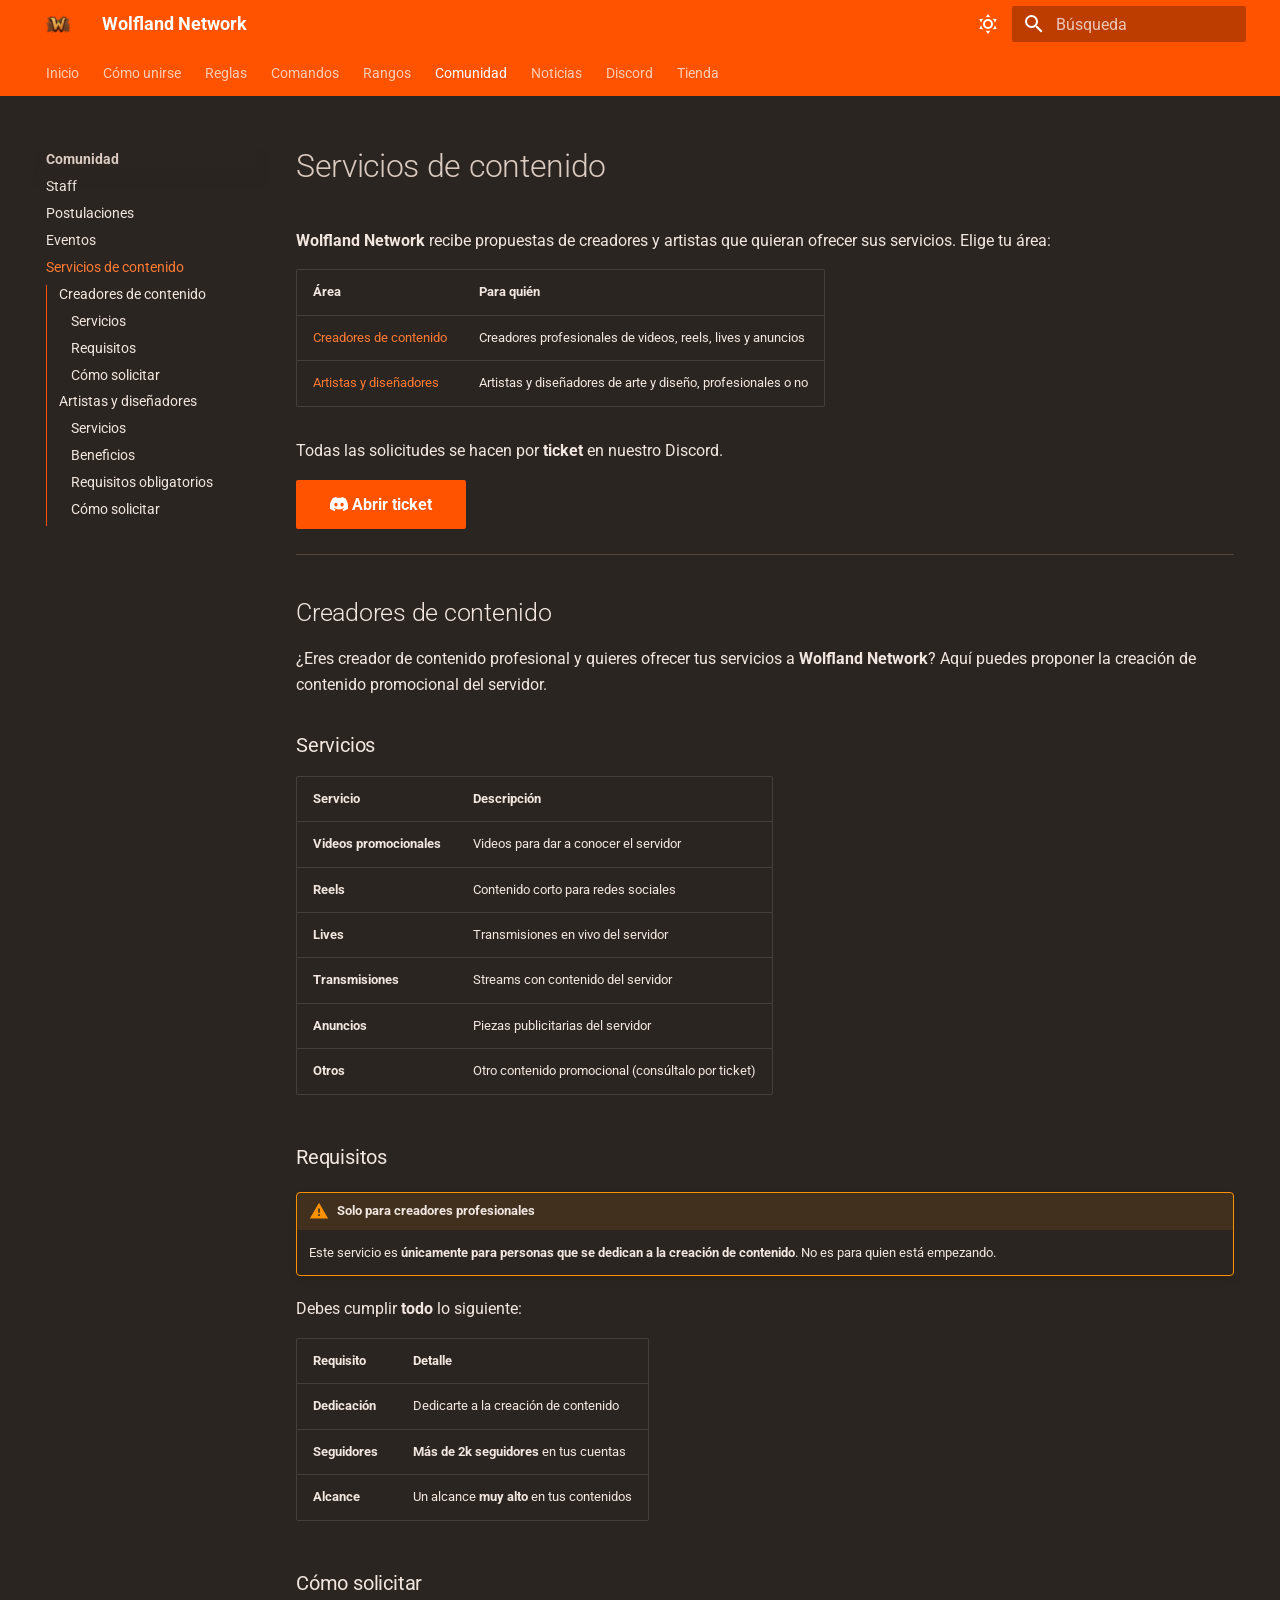
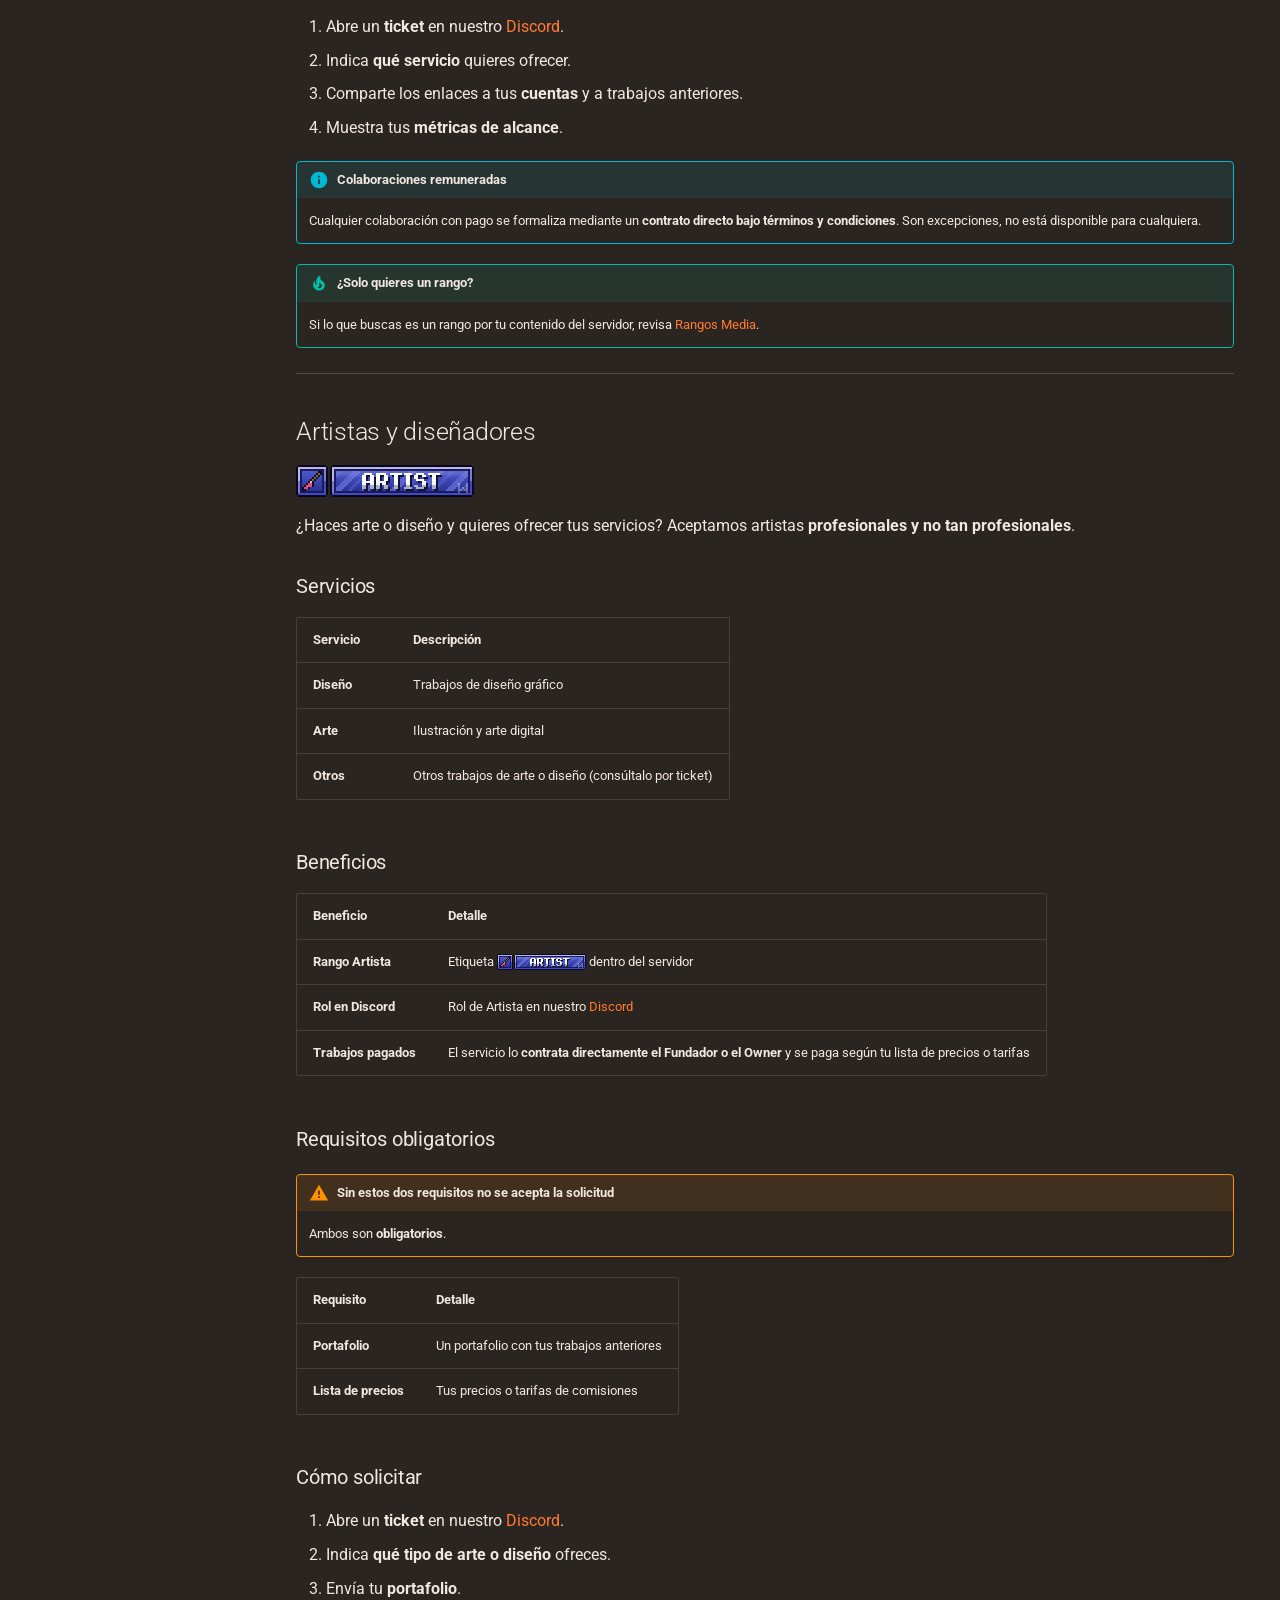
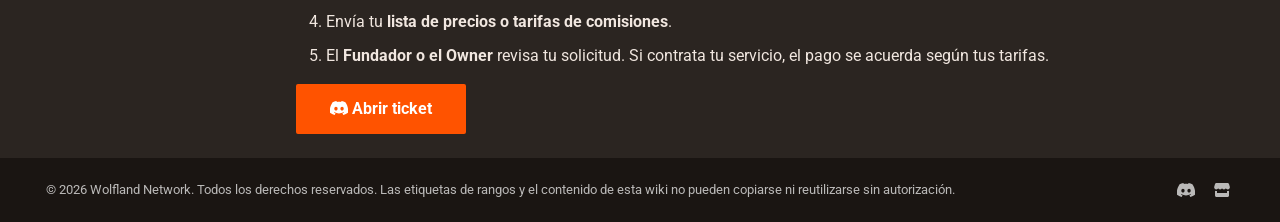
<file: servicios/index.html>
<!doctype html>
<html lang="es" class="no-js">
  <head>
    
      <meta charset="utf-8">
      <meta name="viewport" content="width=device-width,initial-scale=1">
      
        <meta name="description" content="Wiki oficial de Wolfland Network, servidor de Minecraft Survival Custom">
      
      
      
      
        <link rel="prev" href="../eventos/">
      
      
        <link rel="next" href="../noticias/">
      
      
        
      
      
      <link rel="icon" href="../assets/favicon.png">
      <meta name="generator" content="mkdocs-1.6.1, mkdocs-material-9.8.2">
    
    
      
        <title>Servicios de contenido - Wolfland Network</title>
      
    
    
      <link rel="stylesheet" href="../assets/stylesheets/main.57a0d79d.min.css">
      
        
        <link rel="stylesheet" href="../assets/stylesheets/palette.fb2fffe2.min.css">
      
      


    
    
      
    
    
      
        
        
        <link rel="preconnect" href="https://fonts.gstatic.com" crossorigin>
        <link rel="stylesheet" href="https://fonts.googleapis.com/css?family=Roboto:300,300i,400,400i,700,700i%7CRoboto+Mono:400,400i,700,700i&display=fallback">
        <style>:root{--md-text-font:"Roboto";--md-code-font:"Roboto Mono"}</style>
      
    
    
      <link rel="stylesheet" href="../stylesheets/extra.css">
    
    <script>__md_scope=new URL("..",location),__md_hash=e=>[...e].reduce(((e,_)=>(e<<5)-e+_.charCodeAt(0)),0),__md_get=(e,_=localStorage,t=__md_scope)=>JSON.parse(_.getItem(t.pathname+"."+e)),__md_set=(e,_,t=localStorage,a=__md_scope)=>{try{t.setItem(a.pathname+"."+e,JSON.stringify(_))}catch(e){}}</script>
    
      

    
    
  </head>
  
  
    
    
      
    
    
    
    
    <body dir="ltr" data-md-color-scheme="slate" data-md-color-primary="custom" data-md-color-accent="custom">
  
    
    <input class="md-toggle" data-md-toggle="drawer" type="checkbox" id="__drawer" autocomplete="off">
    <input class="md-toggle" data-md-toggle="search" type="checkbox" id="__search" autocomplete="off">
    <label class="md-overlay" for="__drawer"></label>
    <div data-md-component="skip">
      
        
        <a href="#servicios-de-contenido" class="md-skip">
          Saltar a contenido
        </a>
      
    </div>
    <div data-md-component="announce">
      
    </div>
    
    
      

<header class="md-header" data-md-component="header">
  <nav class="md-header__inner md-grid" aria-label="Cabecera">
    <a href=".." title="Wolfland Network" class="md-header__button md-logo" aria-label="Wolfland Network" data-md-component="logo">
      
  <img src="../assets/logo.png" alt="logo">

    </a>
    <label class="md-header__button md-icon" for="__drawer">
      
      <svg xmlns="http://www.w3.org/2000/svg" viewBox="0 0 24 24"><path d="M3 6h18v2H3zm0 5h18v2H3zm0 5h18v2H3z"/></svg>
    </label>
    <div class="md-header__title" data-md-component="header-title">
      <div class="md-header__ellipsis">
        <div class="md-header__topic">
          <span class="md-ellipsis">
            Wolfland Network
          </span>
        </div>
        <div class="md-header__topic" data-md-component="header-topic">
          <span class="md-ellipsis">
            
              Servicios de contenido
            
          </span>
        </div>
      </div>
    </div>
    
      
        <form class="md-header__option" data-md-component="palette">
  
    
    
    
    <input class="md-option" data-md-color-media="" data-md-color-scheme="slate" data-md-color-primary="custom" data-md-color-accent="custom"  aria-label="Cambiar a modo claro"  type="radio" name="__palette" id="__palette_0">
    
      <label class="md-header__button md-icon" title="Cambiar a modo claro" for="__palette_1" hidden>
        <svg xmlns="http://www.w3.org/2000/svg" viewBox="0 0 24 24"><path d="M12 7a5 5 0 0 1 5 5 5 5 0 0 1-5 5 5 5 0 0 1-5-5 5 5 0 0 1 5-5m0 2a3 3 0 0 0-3 3 3 3 0 0 0 3 3 3 3 0 0 0 3-3 3 3 0 0 0-3-3m0-7 2.39 3.42C13.65 5.15 12.84 5 12 5s-1.65.15-2.39.42zM3.34 7l4.16-.35A7.2 7.2 0 0 0 5.94 8.5c-.44.74-.69 1.5-.83 2.29zm.02 10 1.76-3.77a7.131 7.131 0 0 0 2.38 4.14zM20.65 7l-1.77 3.79a7.02 7.02 0 0 0-2.38-4.15zm-.01 10-4.14.36c.59-.51 1.12-1.14 1.54-1.86.42-.73.69-1.5.83-2.29zM12 22l-2.41-3.44c.74.27 1.55.44 2.41.44.82 0 1.63-.17 2.37-.44z"/></svg>
      </label>
    
  
    
    
    
    <input class="md-option" data-md-color-media="" data-md-color-scheme="default" data-md-color-primary="custom" data-md-color-accent="custom"  aria-label="Cambiar a modo oscuro"  type="radio" name="__palette" id="__palette_1">
    
      <label class="md-header__button md-icon" title="Cambiar a modo oscuro" for="__palette_0" hidden>
        <svg xmlns="http://www.w3.org/2000/svg" viewBox="0 0 24 24"><path d="m17.75 4.09-2.53 1.94.91 3.06-2.63-1.81-2.63 1.81.91-3.06-2.53-1.94L12.44 4l1.06-3 1.06 3zm3.5 6.91-1.64 1.25.59 1.98-1.7-1.17-1.7 1.17.59-1.98L15.75 11l2.06-.05L18.5 9l.69 1.95zm-2.28 4.95c.83-.08 1.72 1.1 1.19 1.85-.32.45-.66.87-1.08 1.27C15.17 23 8.84 23 4.94 19.07c-3.91-3.9-3.91-10.24 0-14.14.4-.4.82-.76 1.27-1.08.75-.53 1.93.36 1.85 1.19-.27 2.86.69 5.83 2.89 8.02a9.96 9.96 0 0 0 8.02 2.89m-1.64 2.02a12.08 12.08 0 0 1-7.8-3.47c-2.17-2.19-3.33-5-3.49-7.82-2.81 3.14-2.7 7.96.31 10.98 3.02 3.01 7.84 3.12 10.98.31"/></svg>
      </label>
    
  
</form>
      
    
    
      <script>var palette=__md_get("__palette");if(palette&&palette.color){if("(prefers-color-scheme)"===palette.color.media){var media=matchMedia("(prefers-color-scheme: light)"),input=document.querySelector(media.matches?"[data-md-color-media='(prefers-color-scheme: light)']":"[data-md-color-media='(prefers-color-scheme: dark)']");palette.color.media=input.getAttribute("data-md-color-media"),palette.color.scheme=input.getAttribute("data-md-color-scheme"),palette.color.primary=input.getAttribute("data-md-color-primary"),palette.color.accent=input.getAttribute("data-md-color-accent")}for(var[key,value]of Object.entries(palette.color))document.body.setAttribute("data-md-color-"+key,value)}</script>
    
    
    
      
      
        <label class="md-header__button md-icon" for="__search">
          
          <svg xmlns="http://www.w3.org/2000/svg" viewBox="0 0 24 24"><path d="M9.5 3A6.5 6.5 0 0 1 16 9.5c0 1.61-.59 3.09-1.56 4.23l.27.27h.79l5 5-1.5 1.5-5-5v-.79l-.27-.27A6.52 6.52 0 0 1 9.5 16 6.5 6.5 0 0 1 3 9.5 6.5 6.5 0 0 1 9.5 3m0 2C7 5 5 7 5 9.5S7 14 9.5 14 14 12 14 9.5 12 5 9.5 5"/></svg>
        </label>
        <div class="md-search" data-md-component="search" role="dialog">
  <label class="md-search__overlay" for="__search"></label>
  <div class="md-search__inner" role="search">
    <form class="md-search__form" name="search">
      <input type="text" class="md-search__input" name="query" aria-label="Búsqueda" placeholder="Búsqueda" autocapitalize="off" autocorrect="off" autocomplete="off" spellcheck="false" data-md-component="search-query" required>
      <label class="md-search__icon md-icon" for="__search">
        
        <svg xmlns="http://www.w3.org/2000/svg" viewBox="0 0 24 24"><path d="M9.5 3A6.5 6.5 0 0 1 16 9.5c0 1.61-.59 3.09-1.56 4.23l.27.27h.79l5 5-1.5 1.5-5-5v-.79l-.27-.27A6.52 6.52 0 0 1 9.5 16 6.5 6.5 0 0 1 3 9.5 6.5 6.5 0 0 1 9.5 3m0 2C7 5 5 7 5 9.5S7 14 9.5 14 14 12 14 9.5 12 5 9.5 5"/></svg>
        
        <svg xmlns="http://www.w3.org/2000/svg" viewBox="0 0 24 24"><path d="M20 11v2H8l5.5 5.5-1.42 1.42L4.16 12l7.92-7.92L13.5 5.5 8 11z"/></svg>
      </label>
      <nav class="md-search__options" aria-label="Buscar">
        
        <button type="reset" class="md-search__icon md-icon" title="Limpiar" aria-label="Limpiar" tabindex="-1">
          
          <svg xmlns="http://www.w3.org/2000/svg" viewBox="0 0 24 24"><path d="M19 6.41 17.59 5 12 10.59 6.41 5 5 6.41 10.59 12 5 17.59 6.41 19 12 13.41 17.59 19 19 17.59 13.41 12z"/></svg>
        </button>
      </nav>
      
        <div class="md-search__suggest" data-md-component="search-suggest"></div>
      
    </form>
    <div class="md-search__output">
      <div class="md-search__scrollwrap" tabindex="0" data-md-scrollfix>
        <div class="md-search-result" data-md-component="search-result">
          <div class="md-search-result__meta">
            Inicializando búsqueda
          </div>
          <ol class="md-search-result__list" role="presentation"></ol>
        </div>
      </div>
    </div>
  </div>
</div>
      
    
    
  </nav>
  
</header>
    
    <div class="md-container" data-md-component="container">
      
      
        
          
            
<nav class="md-tabs" aria-label="Pestañas" data-md-component="tabs">
  <div class="md-grid">
    <ul class="md-tabs__list">
      
        
  
  
  
  
    <li class="md-tabs__item">
      <a href=".." class="md-tabs__link">
        
  
  
    
  
  Inicio

      </a>
    </li>
  

      
        
  
  
  
  
    <li class="md-tabs__item">
      <a href="../unirse/" class="md-tabs__link">
        
  
  
    
  
  Cómo unirse

      </a>
    </li>
  

      
        
  
  
  
  
    <li class="md-tabs__item">
      <a href="../reglas/" class="md-tabs__link">
        
  
  
    
  
  Reglas

      </a>
    </li>
  

      
        
  
  
  
  
    <li class="md-tabs__item">
      <a href="../comandos/" class="md-tabs__link">
        
  
  
    
  
  Comandos

      </a>
    </li>
  

      
        
  
  
  
  
    
    
      <li class="md-tabs__item">
        <a href="../rangos/" class="md-tabs__link">
          
  
  
  Rangos

        </a>
      </li>
    
  

      
        
  
  
  
    
  
  
    
    
      <li class="md-tabs__item md-tabs__item--active">
        <a href="../staff/" class="md-tabs__link">
          
  
  
  Comunidad

        </a>
      </li>
    
  

      
        
  
  
  
  
    <li class="md-tabs__item">
      <a href="../noticias/" class="md-tabs__link">
        
  
  
    
  
  Noticias

      </a>
    </li>
  

      
        
  
  
  
  
    <li class="md-tabs__item">
      <a href="https://discord.com/invite/jCmngqZRFV" class="md-tabs__link">
        
  
  
    
  
  Discord

      </a>
    </li>
  

      
        
  
  
  
  
    <li class="md-tabs__item">
      <a href="https://wolfland.tebex.store/" class="md-tabs__link">
        
  
  
    
  
  Tienda

      </a>
    </li>
  

      
    </ul>
  </div>
</nav>
          
        
      
      <main class="md-main" data-md-component="main">
        <div class="md-main__inner md-grid">
          
            
              
              <div class="md-sidebar md-sidebar--primary" data-md-component="sidebar" data-md-type="navigation" >
                <div class="md-sidebar__scrollwrap">
                  <div class="md-sidebar__inner">
                    


  


  

<nav class="md-nav md-nav--primary md-nav--lifted md-nav--integrated" aria-label="Navegación" data-md-level="0">
  <label class="md-nav__title" for="__drawer">
    <a href=".." title="Wolfland Network" class="md-nav__button md-logo" aria-label="Wolfland Network" data-md-component="logo">
      
  <img src="../assets/logo.png" alt="logo">

    </a>
    Wolfland Network
  </label>
  
  <ul class="md-nav__list" data-md-scrollfix>
    
      
      
  
  
  
  
    <li class="md-nav__item">
      <a href=".." class="md-nav__link">
        
  
  
  <span class="md-ellipsis">
    
  
    Inicio
  

    
  </span>
  
  

      </a>
    </li>
  

    
      
      
  
  
  
  
    <li class="md-nav__item">
      <a href="../unirse/" class="md-nav__link">
        
  
  
  <span class="md-ellipsis">
    
  
    Cómo unirse
  

    
  </span>
  
  

      </a>
    </li>
  

    
      
      
  
  
  
  
    <li class="md-nav__item">
      <a href="../reglas/" class="md-nav__link">
        
  
  
  <span class="md-ellipsis">
    
  
    Reglas
  

    
  </span>
  
  

      </a>
    </li>
  

    
      
      
  
  
  
  
    <li class="md-nav__item">
      <a href="../comandos/" class="md-nav__link">
        
  
  
  <span class="md-ellipsis">
    
  
    Comandos
  

    
  </span>
  
  

      </a>
    </li>
  

    
      
      
  
  
  
  
    
    
    
    
      
      
    
    
    <li class="md-nav__item md-nav__item--nested">
      
        
        
        <input class="md-nav__toggle md-toggle " type="checkbox" id="__nav_5" >
        
          
          <label class="md-nav__link" for="__nav_5" id="__nav_5_label" tabindex="0">
            
  
  
  <span class="md-ellipsis">
    
  
    Rangos
  

    
  </span>
  
  

            <span class="md-nav__icon md-icon"></span>
          </label>
        
        <nav class="md-nav" data-md-level="1" aria-labelledby="__nav_5_label" aria-expanded="false">
          <label class="md-nav__title" for="__nav_5">
            <span class="md-nav__icon md-icon"></span>
            
  
    Rangos
  

          </label>
          <ul class="md-nav__list" data-md-scrollfix>
            
              
                
  
  
  
  
    <li class="md-nav__item">
      <a href="../rangos/" class="md-nav__link">
        
  
  
  <span class="md-ellipsis">
    
  
    Todos los rangos
  

    
  </span>
  
  

      </a>
    </li>
  

              
            
              
                
  
  
  
  
    <li class="md-nav__item">
      <a href="../rangos-premium/" class="md-nav__link">
        
  
  
  <span class="md-ellipsis">
    
  
    Rangos Premium
  

    
  </span>
  
  

      </a>
    </li>
  

              
            
              
                
  
  
  
  
    <li class="md-nav__item">
      <a href="../rangos-media/" class="md-nav__link">
        
  
  
  <span class="md-ellipsis">
    
  
    Rangos Media
  

    
  </span>
  
  

      </a>
    </li>
  

              
            
          </ul>
        </nav>
      
    </li>
  

    
      
      
  
  
    
  
  
  
    
    
    
    
      
        
        
      
      
    
    
    <li class="md-nav__item md-nav__item--active md-nav__item--section md-nav__item--nested">
      
        
        
        <input class="md-nav__toggle md-toggle " type="checkbox" id="__nav_6" checked>
        
          
          <label class="md-nav__link" for="__nav_6" id="__nav_6_label" tabindex="">
            
  
  
  <span class="md-ellipsis">
    
  
    Comunidad
  

    
  </span>
  
  

            <span class="md-nav__icon md-icon"></span>
          </label>
        
        <nav class="md-nav" data-md-level="1" aria-labelledby="__nav_6_label" aria-expanded="true">
          <label class="md-nav__title" for="__nav_6">
            <span class="md-nav__icon md-icon"></span>
            
  
    Comunidad
  

          </label>
          <ul class="md-nav__list" data-md-scrollfix>
            
              
                
  
  
  
  
    <li class="md-nav__item">
      <a href="../staff/" class="md-nav__link">
        
  
  
  <span class="md-ellipsis">
    
  
    Staff
  

    
  </span>
  
  

      </a>
    </li>
  

              
            
              
                
  
  
  
  
    <li class="md-nav__item">
      <a href="../postulaciones/" class="md-nav__link">
        
  
  
  <span class="md-ellipsis">
    
  
    Postulaciones
  

    
  </span>
  
  

      </a>
    </li>
  

              
            
              
                
  
  
  
  
    <li class="md-nav__item">
      <a href="../eventos/" class="md-nav__link">
        
  
  
  <span class="md-ellipsis">
    
  
    Eventos
  

    
  </span>
  
  

      </a>
    </li>
  

              
            
              
                
  
  
    
  
  
  
    <li class="md-nav__item md-nav__item--active">
      
      <input class="md-nav__toggle md-toggle" type="checkbox" id="__toc">
      
      
        
      
      
        <label class="md-nav__link md-nav__link--active" for="__toc">
          
  
  
  <span class="md-ellipsis">
    
  
    Servicios de contenido
  

    
  </span>
  
  

          <span class="md-nav__icon md-icon"></span>
        </label>
      
      <a href="./" class="md-nav__link md-nav__link--active">
        
  
  
  <span class="md-ellipsis">
    
  
    Servicios de contenido
  

    
  </span>
  
  

      </a>
      
        

<nav class="md-nav md-nav--secondary" aria-label="Tabla de contenidos">
  
  
  
    
  
  
    <label class="md-nav__title" for="__toc">
      <span class="md-nav__icon md-icon"></span>
      Tabla de contenidos
    </label>
    <ul class="md-nav__list" data-md-component="toc" data-md-scrollfix>
      
        <li class="md-nav__item">
  <a href="#creadores-de-contenido" class="md-nav__link">
    <span class="md-ellipsis">
      
        Creadores de contenido
      
    </span>
  </a>
  
    <nav class="md-nav" aria-label="Creadores de contenido">
      <ul class="md-nav__list">
        
          <li class="md-nav__item">
  <a href="#servicios" class="md-nav__link">
    <span class="md-ellipsis">
      
        Servicios
      
    </span>
  </a>
  
</li>
        
          <li class="md-nav__item">
  <a href="#requisitos" class="md-nav__link">
    <span class="md-ellipsis">
      
        Requisitos
      
    </span>
  </a>
  
</li>
        
          <li class="md-nav__item">
  <a href="#como-solicitar" class="md-nav__link">
    <span class="md-ellipsis">
      
        Cómo solicitar
      
    </span>
  </a>
  
</li>
        
      </ul>
    </nav>
  
</li>
      
        <li class="md-nav__item">
  <a href="#artistas-y-disenadores" class="md-nav__link">
    <span class="md-ellipsis">
      
        Artistas y diseñadores
      
    </span>
  </a>
  
    <nav class="md-nav" aria-label="Artistas y diseñadores">
      <ul class="md-nav__list">
        
          <li class="md-nav__item">
  <a href="#servicios_1" class="md-nav__link">
    <span class="md-ellipsis">
      
        Servicios
      
    </span>
  </a>
  
</li>
        
          <li class="md-nav__item">
  <a href="#beneficios" class="md-nav__link">
    <span class="md-ellipsis">
      
        Beneficios
      
    </span>
  </a>
  
</li>
        
          <li class="md-nav__item">
  <a href="#requisitos-obligatorios" class="md-nav__link">
    <span class="md-ellipsis">
      
        Requisitos obligatorios
      
    </span>
  </a>
  
</li>
        
          <li class="md-nav__item">
  <a href="#como-solicitar_1" class="md-nav__link">
    <span class="md-ellipsis">
      
        Cómo solicitar
      
    </span>
  </a>
  
</li>
        
      </ul>
    </nav>
  
</li>
      
    </ul>
  
</nav>
      
    </li>
  

              
            
          </ul>
        </nav>
      
    </li>
  

    
      
      
  
  
  
  
    <li class="md-nav__item">
      <a href="../noticias/" class="md-nav__link">
        
  
  
  <span class="md-ellipsis">
    
  
    Noticias
  

    
  </span>
  
  

      </a>
    </li>
  

    
      
      
  
  
  
  
    <li class="md-nav__item">
      <a href="https://discord.com/invite/jCmngqZRFV" class="md-nav__link">
        
  
  
  <span class="md-ellipsis">
    
  
    Discord
  

    
  </span>
  
  

      </a>
    </li>
  

    
      
      
  
  
  
  
    <li class="md-nav__item">
      <a href="https://wolfland.tebex.store/" class="md-nav__link">
        
  
  
  <span class="md-ellipsis">
    
  
    Tienda
  

    
  </span>
  
  

      </a>
    </li>
  

    
  </ul>
</nav>
                  </div>
                </div>
              </div>
            
            
          
          
            <div class="md-content" data-md-component="content">
              
              <article class="md-content__inner md-typeset">
                
                  



<h1 id="servicios-de-contenido">Servicios de contenido<a class="headerlink" href="#servicios-de-contenido" title="Permanent link">&para;</a></h1>
<p><strong>Wolfland Network</strong> recibe propuestas de creadores y artistas que quieran ofrecer sus servicios. Elige tu área:</p>
<table>
<thead>
<tr>
<th>Área</th>
<th>Para quién</th>
</tr>
</thead>
<tbody>
<tr>
<td><a href="#creadores-de-contenido">Creadores de contenido</a></td>
<td>Creadores profesionales de videos, reels, lives y anuncios</td>
</tr>
<tr>
<td><a href="#artistas-y-disenadores">Artistas y diseñadores</a></td>
<td>Artistas y diseñadores de arte y diseño, profesionales o no</td>
</tr>
</tbody>
</table>
<p>Todas las solicitudes se hacen por <strong>ticket</strong> en nuestro Discord.</p>
<p><a class="md-button md-button--primary" href="https://discord.com/invite/jCmngqZRFV"><span class="twemoji"><svg xmlns="http://www.w3.org/2000/svg" viewBox="0 0 576 512"><!--! Font Awesome Free 7.1.0 by @fontawesome - https://fontawesome.com License - https://fontawesome.com/license/free (Icons: CC BY 4.0, Fonts: SIL OFL 1.1, Code: MIT License) Copyright 2025 Fonticons, Inc.--><path d="M492.5 69.8c-.2-.3-.4-.6-.8-.7-38.1-17.5-78.4-30-119.7-37.1-.4-.1-.8 0-1.1.1s-.6.4-.8.8c-5.5 9.9-10.5 20.2-14.9 30.6-44.6-6.8-89.9-6.8-134.4 0-4.5-10.5-9.5-20.7-15.1-30.6-.2-.3-.5-.6-.8-.8s-.7-.2-1.1-.2C162.5 39 122.2 51.5 84.1 69c-.3.1-.6.4-.8.7C7.1 183.5-13.8 294.6-3.6 404.2c0 .3.1.5.2.8s.3.4.5.6c44.4 32.9 94 58 146.8 74.2.4.1.8.1 1.1 0s.7-.4.9-.7c11.3-15.4 21.4-31.8 30-48.8.1-.2.2-.5.2-.8s0-.5-.1-.8-.2-.5-.4-.6-.4-.3-.7-.4c-15.8-6.1-31.2-13.4-45.9-21.9-.3-.2-.5-.4-.7-.6s-.3-.6-.3-.9 0-.6.2-.9.3-.5.6-.7c3.1-2.3 6.2-4.7 9.1-7.1.3-.2.6-.4.9-.4s.7 0 1 .1c96.2 43.9 200.4 43.9 295.5 0 .3-.1.7-.2 1-.2s.7.2.9.4c2.9 2.4 6 4.9 9.1 7.2.2.2.4.4.6.7s.2.6.2.9-.1.6-.3.9-.4.5-.6.6c-14.7 8.6-30 15.9-45.9 21.8-.2.1-.5.2-.7.4s-.3.4-.4.7-.1.5-.1.8.1.5.2.8c8.8 17 18.8 33.3 30 48.8.2.3.6.6.9.7s.8.1 1.1 0c52.9-16.2 102.6-41.3 147.1-74.2.2-.2.4-.4.5-.6s.2-.5.2-.8c12.3-126.8-20.5-236.9-86.9-334.5zm-302 267.7c-29 0-52.8-26.6-52.8-59.2s23.4-59.2 52.8-59.2c29.7 0 53.3 26.8 52.8 59.2 0 32.7-23.4 59.2-52.8 59.2m195.4 0c-29 0-52.8-26.6-52.8-59.2s23.4-59.2 52.8-59.2c29.7 0 53.3 26.8 52.8 59.2 0 32.7-23.2 59.2-52.8 59.2"/></svg></span> Abrir ticket</a></p>
<hr />
<h2 id="creadores-de-contenido">Creadores de contenido<a class="headerlink" href="#creadores-de-contenido" title="Permanent link">&para;</a></h2>
<p>¿Eres creador de contenido profesional y quieres ofrecer tus servicios a <strong>Wolfland Network</strong>? Aquí puedes proponer la creación de contenido promocional del servidor.</p>
<h3 id="servicios">Servicios<a class="headerlink" href="#servicios" title="Permanent link">&para;</a></h3>
<table>
<thead>
<tr>
<th>Servicio</th>
<th>Descripción</th>
</tr>
</thead>
<tbody>
<tr>
<td><strong>Videos promocionales</strong></td>
<td>Videos para dar a conocer el servidor</td>
</tr>
<tr>
<td><strong>Reels</strong></td>
<td>Contenido corto para redes sociales</td>
</tr>
<tr>
<td><strong>Lives</strong></td>
<td>Transmisiones en vivo del servidor</td>
</tr>
<tr>
<td><strong>Transmisiones</strong></td>
<td>Streams con contenido del servidor</td>
</tr>
<tr>
<td><strong>Anuncios</strong></td>
<td>Piezas publicitarias del servidor</td>
</tr>
<tr>
<td><strong>Otros</strong></td>
<td>Otro contenido promocional (consúltalo por ticket)</td>
</tr>
</tbody>
</table>
<h3 id="requisitos">Requisitos<a class="headerlink" href="#requisitos" title="Permanent link">&para;</a></h3>
<div class="admonition warning">
<p class="admonition-title">Solo para creadores profesionales</p>
<p>Este servicio es <strong>únicamente para personas que se dedican a la creación de contenido</strong>. No es para quien está empezando.</p>
</div>
<p>Debes cumplir <strong>todo</strong> lo siguiente:</p>
<table>
<thead>
<tr>
<th>Requisito</th>
<th>Detalle</th>
</tr>
</thead>
<tbody>
<tr>
<td><strong>Dedicación</strong></td>
<td>Dedicarte a la creación de contenido</td>
</tr>
<tr>
<td><strong>Seguidores</strong></td>
<td><strong>Más de 2k seguidores</strong> en tus cuentas</td>
</tr>
<tr>
<td><strong>Alcance</strong></td>
<td>Un alcance <strong>muy alto</strong> en tus contenidos</td>
</tr>
</tbody>
</table>
<h3 id="como-solicitar">Cómo solicitar<a class="headerlink" href="#como-solicitar" title="Permanent link">&para;</a></h3>
<ol>
<li>Abre un <strong>ticket</strong> en nuestro <a href="https://discord.com/invite/jCmngqZRFV">Discord</a>.</li>
<li>Indica <strong>qué servicio</strong> quieres ofrecer.</li>
<li>Comparte los enlaces a tus <strong>cuentas</strong> y a trabajos anteriores.</li>
<li>Muestra tus <strong>métricas de alcance</strong>.</li>
</ol>
<div class="admonition info">
<p class="admonition-title">Colaboraciones remuneradas</p>
<p>Cualquier colaboración con pago se formaliza mediante un <strong>contrato directo bajo términos y condiciones</strong>. Son excepciones, no está disponible para cualquiera.</p>
</div>
<div class="admonition tip">
<p class="admonition-title">¿Solo quieres un rango?</p>
<p>Si lo que buscas es un rango por tu contenido del servidor, revisa <a href="../rangos-media/">Rangos Media</a>.</p>
</div>
<hr />
<h2 id="artistas-y-disenadores">Artistas y diseñadores<a class="headerlink" href="#artistas-y-disenadores" title="Permanent link">&para;</a></h2>
<p><img alt="Artista" class="rank-tag-lg" src="../assets/images/ranks/artista.png" /></p>
<p>¿Haces arte o diseño y quieres ofrecer tus servicios? Aceptamos artistas <strong>profesionales y no tan profesionales</strong>.</p>
<h3 id="servicios_1">Servicios<a class="headerlink" href="#servicios_1" title="Permanent link">&para;</a></h3>
<table>
<thead>
<tr>
<th>Servicio</th>
<th>Descripción</th>
</tr>
</thead>
<tbody>
<tr>
<td><strong>Diseño</strong></td>
<td>Trabajos de diseño gráfico</td>
</tr>
<tr>
<td><strong>Arte</strong></td>
<td>Ilustración y arte digital</td>
</tr>
<tr>
<td><strong>Otros</strong></td>
<td>Otros trabajos de arte o diseño (consúltalo por ticket)</td>
</tr>
</tbody>
</table>
<h3 id="beneficios">Beneficios<a class="headerlink" href="#beneficios" title="Permanent link">&para;</a></h3>
<table>
<thead>
<tr>
<th>Beneficio</th>
<th>Detalle</th>
</tr>
</thead>
<tbody>
<tr>
<td><strong>Rango Artista</strong></td>
<td>Etiqueta <img alt="Artista" class="rank-tag" src="../assets/images/ranks/artista.png" /> dentro del servidor</td>
</tr>
<tr>
<td><strong>Rol en Discord</strong></td>
<td>Rol de Artista en nuestro <a href="https://discord.com/invite/jCmngqZRFV">Discord</a></td>
</tr>
<tr>
<td><strong>Trabajos pagados</strong></td>
<td>El servicio lo <strong>contrata directamente el Fundador o el Owner</strong> y se paga según tu lista de precios o tarifas</td>
</tr>
</tbody>
</table>
<h3 id="requisitos-obligatorios">Requisitos obligatorios<a class="headerlink" href="#requisitos-obligatorios" title="Permanent link">&para;</a></h3>
<div class="admonition warning">
<p class="admonition-title">Sin estos dos requisitos no se acepta la solicitud</p>
<p>Ambos son <strong>obligatorios</strong>.</p>
</div>
<table>
<thead>
<tr>
<th>Requisito</th>
<th>Detalle</th>
</tr>
</thead>
<tbody>
<tr>
<td><strong>Portafolio</strong></td>
<td>Un portafolio con tus trabajos anteriores</td>
</tr>
<tr>
<td><strong>Lista de precios</strong></td>
<td>Tus precios o tarifas de comisiones</td>
</tr>
</tbody>
</table>
<h3 id="como-solicitar_1">Cómo solicitar<a class="headerlink" href="#como-solicitar_1" title="Permanent link">&para;</a></h3>
<ol>
<li>Abre un <strong>ticket</strong> en nuestro <a href="https://discord.com/invite/jCmngqZRFV">Discord</a>.</li>
<li>Indica <strong>qué tipo de arte o diseño</strong> ofreces.</li>
<li>Envía tu <strong>portafolio</strong>.</li>
<li>Envía tu <strong>lista de precios o tarifas de comisiones</strong>.</li>
<li>El <strong>Fundador o el Owner</strong> revisa tu solicitud. Si contrata tu servicio, el pago se acuerda según tus tarifas.</li>
</ol>
<p><a class="md-button md-button--primary" href="https://discord.com/invite/jCmngqZRFV"><span class="twemoji"><svg xmlns="http://www.w3.org/2000/svg" viewBox="0 0 576 512"><!--! Font Awesome Free 7.1.0 by @fontawesome - https://fontawesome.com License - https://fontawesome.com/license/free (Icons: CC BY 4.0, Fonts: SIL OFL 1.1, Code: MIT License) Copyright 2025 Fonticons, Inc.--><path d="M492.5 69.8c-.2-.3-.4-.6-.8-.7-38.1-17.5-78.4-30-119.7-37.1-.4-.1-.8 0-1.1.1s-.6.4-.8.8c-5.5 9.9-10.5 20.2-14.9 30.6-44.6-6.8-89.9-6.8-134.4 0-4.5-10.5-9.5-20.7-15.1-30.6-.2-.3-.5-.6-.8-.8s-.7-.2-1.1-.2C162.5 39 122.2 51.5 84.1 69c-.3.1-.6.4-.8.7C7.1 183.5-13.8 294.6-3.6 404.2c0 .3.1.5.2.8s.3.4.5.6c44.4 32.9 94 58 146.8 74.2.4.1.8.1 1.1 0s.7-.4.9-.7c11.3-15.4 21.4-31.8 30-48.8.1-.2.2-.5.2-.8s0-.5-.1-.8-.2-.5-.4-.6-.4-.3-.7-.4c-15.8-6.1-31.2-13.4-45.9-21.9-.3-.2-.5-.4-.7-.6s-.3-.6-.3-.9 0-.6.2-.9.3-.5.6-.7c3.1-2.3 6.2-4.7 9.1-7.1.3-.2.6-.4.9-.4s.7 0 1 .1c96.2 43.9 200.4 43.9 295.5 0 .3-.1.7-.2 1-.2s.7.2.9.4c2.9 2.4 6 4.9 9.1 7.2.2.2.4.4.6.7s.2.6.2.9-.1.6-.3.9-.4.5-.6.6c-14.7 8.6-30 15.9-45.9 21.8-.2.1-.5.2-.7.4s-.3.4-.4.7-.1.5-.1.8.1.5.2.8c8.8 17 18.8 33.3 30 48.8.2.3.6.6.9.7s.8.1 1.1 0c52.9-16.2 102.6-41.3 147.1-74.2.2-.2.4-.4.5-.6s.2-.5.2-.8c12.3-126.8-20.5-236.9-86.9-334.5zm-302 267.7c-29 0-52.8-26.6-52.8-59.2s23.4-59.2 52.8-59.2c29.7 0 53.3 26.8 52.8 59.2 0 32.7-23.4 59.2-52.8 59.2m195.4 0c-29 0-52.8-26.6-52.8-59.2s23.4-59.2 52.8-59.2c29.7 0 53.3 26.8 52.8 59.2 0 32.7-23.2 59.2-52.8 59.2"/></svg></span> Abrir ticket</a></p>












                
              </article>
            </div>
          
          
<script>var target=document.getElementById(location.hash.slice(1));target&&target.name&&(target.checked=target.name.startsWith("__tabbed_"))</script>
        </div>
        
          <button type="button" class="md-top md-icon" data-md-component="top" hidden>
  
  <svg xmlns="http://www.w3.org/2000/svg" viewBox="0 0 24 24"><path d="M13 20h-2V8l-5.5 5.5-1.42-1.42L12 4.16l7.92 7.92-1.42 1.42L13 8z"/></svg>
  Volver al principio
</button>
        
      </main>
      
        <footer class="md-footer">
  
  <div class="md-footer-meta md-typeset">
    <div class="md-footer-meta__inner md-grid">
      <div class="md-copyright">
  
    <div class="md-copyright__highlight">
      © 2026 Wolfland Network. Todos los derechos reservados. Las etiquetas de rangos y el contenido de esta wiki no pueden copiarse ni reutilizarse sin autorización.
    </div>
  
  
</div>
      
        
<div class="md-social">
  
    
    
    
    
    <a href="https://discord.com/invite/jCmngqZRFV" target="_blank" rel="noopener" title="Discord de Wolfland Network" class="md-social__link">
      <svg xmlns="http://www.w3.org/2000/svg" viewBox="0 0 576 512"><!--! Font Awesome Free 7.1.0 by @fontawesome - https://fontawesome.com License - https://fontawesome.com/license/free (Icons: CC BY 4.0, Fonts: SIL OFL 1.1, Code: MIT License) Copyright 2025 Fonticons, Inc.--><path d="M492.5 69.8c-.2-.3-.4-.6-.8-.7-38.1-17.5-78.4-30-119.7-37.1-.4-.1-.8 0-1.1.1s-.6.4-.8.8c-5.5 9.9-10.5 20.2-14.9 30.6-44.6-6.8-89.9-6.8-134.4 0-4.5-10.5-9.5-20.7-15.1-30.6-.2-.3-.5-.6-.8-.8s-.7-.2-1.1-.2C162.5 39 122.2 51.5 84.1 69c-.3.1-.6.4-.8.7C7.1 183.5-13.8 294.6-3.6 404.2c0 .3.1.5.2.8s.3.4.5.6c44.4 32.9 94 58 146.8 74.2.4.1.8.1 1.1 0s.7-.4.9-.7c11.3-15.4 21.4-31.8 30-48.8.1-.2.2-.5.2-.8s0-.5-.1-.8-.2-.5-.4-.6-.4-.3-.7-.4c-15.8-6.1-31.2-13.4-45.9-21.9-.3-.2-.5-.4-.7-.6s-.3-.6-.3-.9 0-.6.2-.9.3-.5.6-.7c3.1-2.3 6.2-4.7 9.1-7.1.3-.2.6-.4.9-.4s.7 0 1 .1c96.2 43.9 200.4 43.9 295.5 0 .3-.1.7-.2 1-.2s.7.2.9.4c2.9 2.4 6 4.9 9.1 7.2.2.2.4.4.6.7s.2.6.2.9-.1.6-.3.9-.4.5-.6.6c-14.7 8.6-30 15.9-45.9 21.8-.2.1-.5.2-.7.4s-.3.4-.4.7-.1.5-.1.8.1.5.2.8c8.8 17 18.8 33.3 30 48.8.2.3.6.6.9.7s.8.1 1.1 0c52.9-16.2 102.6-41.3 147.1-74.2.2-.2.4-.4.5-.6s.2-.5.2-.8c12.3-126.8-20.5-236.9-86.9-334.5zm-302 267.7c-29 0-52.8-26.6-52.8-59.2s23.4-59.2 52.8-59.2c29.7 0 53.3 26.8 52.8 59.2 0 32.7-23.4 59.2-52.8 59.2m195.4 0c-29 0-52.8-26.6-52.8-59.2s23.4-59.2 52.8-59.2c29.7 0 53.3 26.8 52.8 59.2 0 32.7-23.2 59.2-52.8 59.2"/></svg>
    </a>
  
    
    
    
    
    <a href="https://wolfland.tebex.store/" target="_blank" rel="noopener" title="Tienda de Wolfland Network" class="md-social__link">
      <svg xmlns="http://www.w3.org/2000/svg" viewBox="0 0 512 512"><!--! Font Awesome Free 7.1.0 by @fontawesome - https://fontawesome.com License - https://fontawesome.com/license/free (Icons: CC BY 4.0, Fonts: SIL OFL 1.1, Code: MIT License) Copyright 2025 Fonticons, Inc.--><path d="M30.7 72.3C37.6 48.4 59.5 32 84.4 32h344c24.9 0 46.8 16.4 53.8 40.3l23.4 80.2c12.8 43.7-20.1 87.5-65.6 87.5-26.3 0-49.4-14.9-60.8-37.1-11.6 21.9-34.6 37.1-61.4 37.1-26.6 0-49.7-15-61.3-37-11.6 22-34.7 37-61.3 37-26.8 0-49.8-15.1-61.4-37.1C122.4 225 99.3 240 73 240c-45.6 0-78.4-43.7-65.6-87.5zM96.4 352h320v-66.4c7.6 1.6 15.5 2.4 23.5 2.4 14.3 0 28-2.6 40.5-7.2V432c0 26.5-21.5 48-48 48h-352c-26.5 0-48-21.5-48-48V280.8c12.5 4.6 26.1 7.2 40.5 7.2 8.1 0 15.9-.8 23.5-2.4z"/></svg>
    </a>
  
</div>
      
    </div>
  </div>
</footer>
      
    </div>
    <div class="md-dialog" data-md-component="dialog">
      <div class="md-dialog__inner md-typeset"></div>
    </div>
    
    
    
      
      
      <script id="__config" type="application/json">{"annotate": null, "base": "..", "features": ["navigation.tabs", "navigation.top", "toc.integrate", "search.suggest", "search.highlight", "content.code.copy"], "search": "../assets/javascripts/workers/search.a7633da7.min.js", "tags": null, "translations": {"clipboard.copied": "Copiado al portapapeles", "clipboard.copy": "Copiar al portapapeles", "search.result.more.one": "1 m\u00e1s en esta p\u00e1gina", "search.result.more.other": "# m\u00e1s en esta p\u00e1gina", "search.result.none": "No se encontraron documentos", "search.result.one": "1 documento encontrado", "search.result.other": "# documentos encontrados", "search.result.placeholder": "Teclee para comenzar b\u00fasqueda", "search.result.term.missing": "Falta", "select.version": "Seleccionar versi\u00f3n"}, "version": null}</script>
    
    
      <script src="../assets/javascripts/bundle.a5f9d56c.min.js"></script>
      
        <script src="../javascripts/protect.js"></script>
      
    
  </body>
</html>
</file>
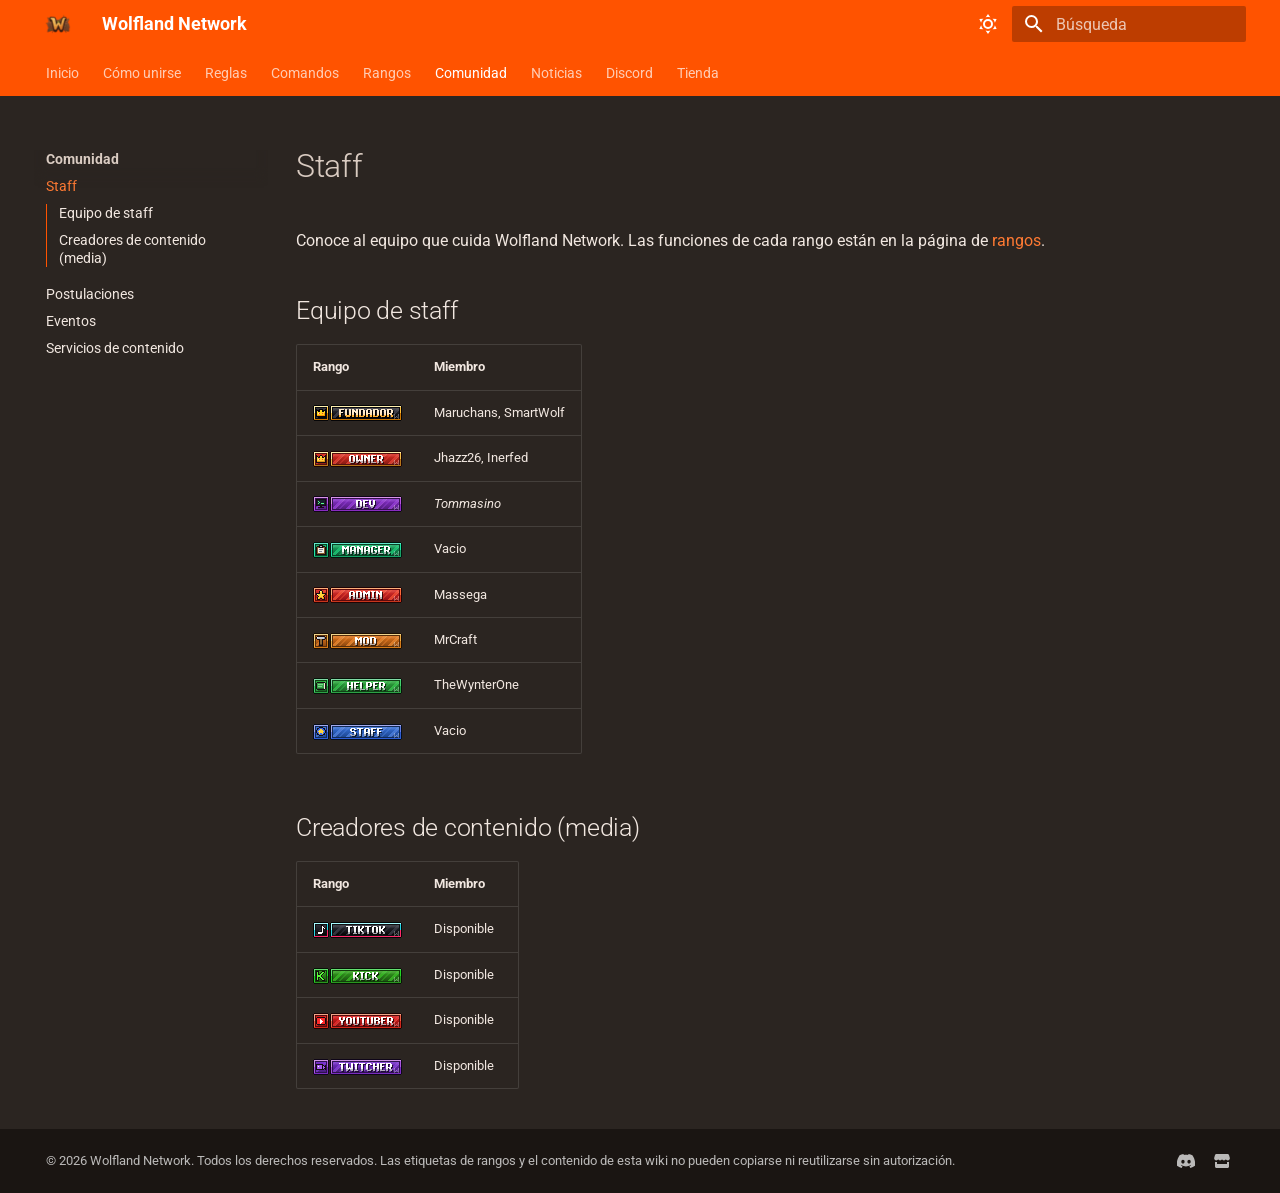
<file: staff/index.html>
<!doctype html>
<html lang="es" class="no-js">
  <head>
    
      <meta charset="utf-8">
      <meta name="viewport" content="width=device-width,initial-scale=1">
      
        <meta name="description" content="Wiki oficial de Wolfland Network, servidor de Minecraft Survival Custom">
      
      
      
      
        <link rel="prev" href="../rangos-media/">
      
      
        <link rel="next" href="../postulaciones/">
      
      
        
      
      
      <link rel="icon" href="../assets/favicon.png">
      <meta name="generator" content="mkdocs-1.6.1, mkdocs-material-9.8.2">
    
    
      
        <title>Staff - Wolfland Network</title>
      
    
    
      <link rel="stylesheet" href="../assets/stylesheets/main.57a0d79d.min.css">
      
        
        <link rel="stylesheet" href="../assets/stylesheets/palette.fb2fffe2.min.css">
      
      


    
    
      
    
    
      
        
        
        <link rel="preconnect" href="https://fonts.gstatic.com" crossorigin>
        <link rel="stylesheet" href="https://fonts.googleapis.com/css?family=Roboto:300,300i,400,400i,700,700i%7CRoboto+Mono:400,400i,700,700i&display=fallback">
        <style>:root{--md-text-font:"Roboto";--md-code-font:"Roboto Mono"}</style>
      
    
    
      <link rel="stylesheet" href="../stylesheets/extra.css">
    
    <script>__md_scope=new URL("..",location),__md_hash=e=>[...e].reduce(((e,_)=>(e<<5)-e+_.charCodeAt(0)),0),__md_get=(e,_=localStorage,t=__md_scope)=>JSON.parse(_.getItem(t.pathname+"."+e)),__md_set=(e,_,t=localStorage,a=__md_scope)=>{try{t.setItem(a.pathname+"."+e,JSON.stringify(_))}catch(e){}}</script>
    
      

    
    
  </head>
  
  
    
    
      
    
    
    
    
    <body dir="ltr" data-md-color-scheme="slate" data-md-color-primary="custom" data-md-color-accent="custom">
  
    
    <input class="md-toggle" data-md-toggle="drawer" type="checkbox" id="__drawer" autocomplete="off">
    <input class="md-toggle" data-md-toggle="search" type="checkbox" id="__search" autocomplete="off">
    <label class="md-overlay" for="__drawer"></label>
    <div data-md-component="skip">
      
        
        <a href="#staff" class="md-skip">
          Saltar a contenido
        </a>
      
    </div>
    <div data-md-component="announce">
      
    </div>
    
    
      

<header class="md-header" data-md-component="header">
  <nav class="md-header__inner md-grid" aria-label="Cabecera">
    <a href=".." title="Wolfland Network" class="md-header__button md-logo" aria-label="Wolfland Network" data-md-component="logo">
      
  <img src="../assets/logo.png" alt="logo">

    </a>
    <label class="md-header__button md-icon" for="__drawer">
      
      <svg xmlns="http://www.w3.org/2000/svg" viewBox="0 0 24 24"><path d="M3 6h18v2H3zm0 5h18v2H3zm0 5h18v2H3z"/></svg>
    </label>
    <div class="md-header__title" data-md-component="header-title">
      <div class="md-header__ellipsis">
        <div class="md-header__topic">
          <span class="md-ellipsis">
            Wolfland Network
          </span>
        </div>
        <div class="md-header__topic" data-md-component="header-topic">
          <span class="md-ellipsis">
            
              Staff
            
          </span>
        </div>
      </div>
    </div>
    
      
        <form class="md-header__option" data-md-component="palette">
  
    
    
    
    <input class="md-option" data-md-color-media="" data-md-color-scheme="slate" data-md-color-primary="custom" data-md-color-accent="custom"  aria-label="Cambiar a modo claro"  type="radio" name="__palette" id="__palette_0">
    
      <label class="md-header__button md-icon" title="Cambiar a modo claro" for="__palette_1" hidden>
        <svg xmlns="http://www.w3.org/2000/svg" viewBox="0 0 24 24"><path d="M12 7a5 5 0 0 1 5 5 5 5 0 0 1-5 5 5 5 0 0 1-5-5 5 5 0 0 1 5-5m0 2a3 3 0 0 0-3 3 3 3 0 0 0 3 3 3 3 0 0 0 3-3 3 3 0 0 0-3-3m0-7 2.39 3.42C13.65 5.15 12.84 5 12 5s-1.65.15-2.39.42zM3.34 7l4.16-.35A7.2 7.2 0 0 0 5.94 8.5c-.44.74-.69 1.5-.83 2.29zm.02 10 1.76-3.77a7.131 7.131 0 0 0 2.38 4.14zM20.65 7l-1.77 3.79a7.02 7.02 0 0 0-2.38-4.15zm-.01 10-4.14.36c.59-.51 1.12-1.14 1.54-1.86.42-.73.69-1.5.83-2.29zM12 22l-2.41-3.44c.74.27 1.55.44 2.41.44.82 0 1.63-.17 2.37-.44z"/></svg>
      </label>
    
  
    
    
    
    <input class="md-option" data-md-color-media="" data-md-color-scheme="default" data-md-color-primary="custom" data-md-color-accent="custom"  aria-label="Cambiar a modo oscuro"  type="radio" name="__palette" id="__palette_1">
    
      <label class="md-header__button md-icon" title="Cambiar a modo oscuro" for="__palette_0" hidden>
        <svg xmlns="http://www.w3.org/2000/svg" viewBox="0 0 24 24"><path d="m17.75 4.09-2.53 1.94.91 3.06-2.63-1.81-2.63 1.81.91-3.06-2.53-1.94L12.44 4l1.06-3 1.06 3zm3.5 6.91-1.64 1.25.59 1.98-1.7-1.17-1.7 1.17.59-1.98L15.75 11l2.06-.05L18.5 9l.69 1.95zm-2.28 4.95c.83-.08 1.72 1.1 1.19 1.85-.32.45-.66.87-1.08 1.27C15.17 23 8.84 23 4.94 19.07c-3.91-3.9-3.91-10.24 0-14.14.4-.4.82-.76 1.27-1.08.75-.53 1.93.36 1.85 1.19-.27 2.86.69 5.83 2.89 8.02a9.96 9.96 0 0 0 8.02 2.89m-1.64 2.02a12.08 12.08 0 0 1-7.8-3.47c-2.17-2.19-3.33-5-3.49-7.82-2.81 3.14-2.7 7.96.31 10.98 3.02 3.01 7.84 3.12 10.98.31"/></svg>
      </label>
    
  
</form>
      
    
    
      <script>var palette=__md_get("__palette");if(palette&&palette.color){if("(prefers-color-scheme)"===palette.color.media){var media=matchMedia("(prefers-color-scheme: light)"),input=document.querySelector(media.matches?"[data-md-color-media='(prefers-color-scheme: light)']":"[data-md-color-media='(prefers-color-scheme: dark)']");palette.color.media=input.getAttribute("data-md-color-media"),palette.color.scheme=input.getAttribute("data-md-color-scheme"),palette.color.primary=input.getAttribute("data-md-color-primary"),palette.color.accent=input.getAttribute("data-md-color-accent")}for(var[key,value]of Object.entries(palette.color))document.body.setAttribute("data-md-color-"+key,value)}</script>
    
    
    
      
      
        <label class="md-header__button md-icon" for="__search">
          
          <svg xmlns="http://www.w3.org/2000/svg" viewBox="0 0 24 24"><path d="M9.5 3A6.5 6.5 0 0 1 16 9.5c0 1.61-.59 3.09-1.56 4.23l.27.27h.79l5 5-1.5 1.5-5-5v-.79l-.27-.27A6.52 6.52 0 0 1 9.5 16 6.5 6.5 0 0 1 3 9.5 6.5 6.5 0 0 1 9.5 3m0 2C7 5 5 7 5 9.5S7 14 9.5 14 14 12 14 9.5 12 5 9.5 5"/></svg>
        </label>
        <div class="md-search" data-md-component="search" role="dialog">
  <label class="md-search__overlay" for="__search"></label>
  <div class="md-search__inner" role="search">
    <form class="md-search__form" name="search">
      <input type="text" class="md-search__input" name="query" aria-label="Búsqueda" placeholder="Búsqueda" autocapitalize="off" autocorrect="off" autocomplete="off" spellcheck="false" data-md-component="search-query" required>
      <label class="md-search__icon md-icon" for="__search">
        
        <svg xmlns="http://www.w3.org/2000/svg" viewBox="0 0 24 24"><path d="M9.5 3A6.5 6.5 0 0 1 16 9.5c0 1.61-.59 3.09-1.56 4.23l.27.27h.79l5 5-1.5 1.5-5-5v-.79l-.27-.27A6.52 6.52 0 0 1 9.5 16 6.5 6.5 0 0 1 3 9.5 6.5 6.5 0 0 1 9.5 3m0 2C7 5 5 7 5 9.5S7 14 9.5 14 14 12 14 9.5 12 5 9.5 5"/></svg>
        
        <svg xmlns="http://www.w3.org/2000/svg" viewBox="0 0 24 24"><path d="M20 11v2H8l5.5 5.5-1.42 1.42L4.16 12l7.92-7.92L13.5 5.5 8 11z"/></svg>
      </label>
      <nav class="md-search__options" aria-label="Buscar">
        
        <button type="reset" class="md-search__icon md-icon" title="Limpiar" aria-label="Limpiar" tabindex="-1">
          
          <svg xmlns="http://www.w3.org/2000/svg" viewBox="0 0 24 24"><path d="M19 6.41 17.59 5 12 10.59 6.41 5 5 6.41 10.59 12 5 17.59 6.41 19 12 13.41 17.59 19 19 17.59 13.41 12z"/></svg>
        </button>
      </nav>
      
        <div class="md-search__suggest" data-md-component="search-suggest"></div>
      
    </form>
    <div class="md-search__output">
      <div class="md-search__scrollwrap" tabindex="0" data-md-scrollfix>
        <div class="md-search-result" data-md-component="search-result">
          <div class="md-search-result__meta">
            Inicializando búsqueda
          </div>
          <ol class="md-search-result__list" role="presentation"></ol>
        </div>
      </div>
    </div>
  </div>
</div>
      
    
    
  </nav>
  
</header>
    
    <div class="md-container" data-md-component="container">
      
      
        
          
            
<nav class="md-tabs" aria-label="Pestañas" data-md-component="tabs">
  <div class="md-grid">
    <ul class="md-tabs__list">
      
        
  
  
  
  
    <li class="md-tabs__item">
      <a href=".." class="md-tabs__link">
        
  
  
    
  
  Inicio

      </a>
    </li>
  

      
        
  
  
  
  
    <li class="md-tabs__item">
      <a href="../unirse/" class="md-tabs__link">
        
  
  
    
  
  Cómo unirse

      </a>
    </li>
  

      
        
  
  
  
  
    <li class="md-tabs__item">
      <a href="../reglas/" class="md-tabs__link">
        
  
  
    
  
  Reglas

      </a>
    </li>
  

      
        
  
  
  
  
    <li class="md-tabs__item">
      <a href="../comandos/" class="md-tabs__link">
        
  
  
    
  
  Comandos

      </a>
    </li>
  

      
        
  
  
  
  
    
    
      <li class="md-tabs__item">
        <a href="../rangos/" class="md-tabs__link">
          
  
  
  Rangos

        </a>
      </li>
    
  

      
        
  
  
  
    
  
  
    
    
      <li class="md-tabs__item md-tabs__item--active">
        <a href="./" class="md-tabs__link">
          
  
  
  Comunidad

        </a>
      </li>
    
  

      
        
  
  
  
  
    <li class="md-tabs__item">
      <a href="../noticias/" class="md-tabs__link">
        
  
  
    
  
  Noticias

      </a>
    </li>
  

      
        
  
  
  
  
    <li class="md-tabs__item">
      <a href="https://discord.com/invite/jCmngqZRFV" class="md-tabs__link">
        
  
  
    
  
  Discord

      </a>
    </li>
  

      
        
  
  
  
  
    <li class="md-tabs__item">
      <a href="https://wolfland.tebex.store/" class="md-tabs__link">
        
  
  
    
  
  Tienda

      </a>
    </li>
  

      
    </ul>
  </div>
</nav>
          
        
      
      <main class="md-main" data-md-component="main">
        <div class="md-main__inner md-grid">
          
            
              
              <div class="md-sidebar md-sidebar--primary" data-md-component="sidebar" data-md-type="navigation" >
                <div class="md-sidebar__scrollwrap">
                  <div class="md-sidebar__inner">
                    


  


  

<nav class="md-nav md-nav--primary md-nav--lifted md-nav--integrated" aria-label="Navegación" data-md-level="0">
  <label class="md-nav__title" for="__drawer">
    <a href=".." title="Wolfland Network" class="md-nav__button md-logo" aria-label="Wolfland Network" data-md-component="logo">
      
  <img src="../assets/logo.png" alt="logo">

    </a>
    Wolfland Network
  </label>
  
  <ul class="md-nav__list" data-md-scrollfix>
    
      
      
  
  
  
  
    <li class="md-nav__item">
      <a href=".." class="md-nav__link">
        
  
  
  <span class="md-ellipsis">
    
  
    Inicio
  

    
  </span>
  
  

      </a>
    </li>
  

    
      
      
  
  
  
  
    <li class="md-nav__item">
      <a href="../unirse/" class="md-nav__link">
        
  
  
  <span class="md-ellipsis">
    
  
    Cómo unirse
  

    
  </span>
  
  

      </a>
    </li>
  

    
      
      
  
  
  
  
    <li class="md-nav__item">
      <a href="../reglas/" class="md-nav__link">
        
  
  
  <span class="md-ellipsis">
    
  
    Reglas
  

    
  </span>
  
  

      </a>
    </li>
  

    
      
      
  
  
  
  
    <li class="md-nav__item">
      <a href="../comandos/" class="md-nav__link">
        
  
  
  <span class="md-ellipsis">
    
  
    Comandos
  

    
  </span>
  
  

      </a>
    </li>
  

    
      
      
  
  
  
  
    
    
    
    
      
      
    
    
    <li class="md-nav__item md-nav__item--nested">
      
        
        
        <input class="md-nav__toggle md-toggle " type="checkbox" id="__nav_5" >
        
          
          <label class="md-nav__link" for="__nav_5" id="__nav_5_label" tabindex="0">
            
  
  
  <span class="md-ellipsis">
    
  
    Rangos
  

    
  </span>
  
  

            <span class="md-nav__icon md-icon"></span>
          </label>
        
        <nav class="md-nav" data-md-level="1" aria-labelledby="__nav_5_label" aria-expanded="false">
          <label class="md-nav__title" for="__nav_5">
            <span class="md-nav__icon md-icon"></span>
            
  
    Rangos
  

          </label>
          <ul class="md-nav__list" data-md-scrollfix>
            
              
                
  
  
  
  
    <li class="md-nav__item">
      <a href="../rangos/" class="md-nav__link">
        
  
  
  <span class="md-ellipsis">
    
  
    Todos los rangos
  

    
  </span>
  
  

      </a>
    </li>
  

              
            
              
                
  
  
  
  
    <li class="md-nav__item">
      <a href="../rangos-premium/" class="md-nav__link">
        
  
  
  <span class="md-ellipsis">
    
  
    Rangos Premium
  

    
  </span>
  
  

      </a>
    </li>
  

              
            
              
                
  
  
  
  
    <li class="md-nav__item">
      <a href="../rangos-media/" class="md-nav__link">
        
  
  
  <span class="md-ellipsis">
    
  
    Rangos Media
  

    
  </span>
  
  

      </a>
    </li>
  

              
            
          </ul>
        </nav>
      
    </li>
  

    
      
      
  
  
    
  
  
  
    
    
    
    
      
        
        
      
      
    
    
    <li class="md-nav__item md-nav__item--active md-nav__item--section md-nav__item--nested">
      
        
        
        <input class="md-nav__toggle md-toggle " type="checkbox" id="__nav_6" checked>
        
          
          <label class="md-nav__link" for="__nav_6" id="__nav_6_label" tabindex="">
            
  
  
  <span class="md-ellipsis">
    
  
    Comunidad
  

    
  </span>
  
  

            <span class="md-nav__icon md-icon"></span>
          </label>
        
        <nav class="md-nav" data-md-level="1" aria-labelledby="__nav_6_label" aria-expanded="true">
          <label class="md-nav__title" for="__nav_6">
            <span class="md-nav__icon md-icon"></span>
            
  
    Comunidad
  

          </label>
          <ul class="md-nav__list" data-md-scrollfix>
            
              
                
  
  
    
  
  
  
    <li class="md-nav__item md-nav__item--active">
      
      <input class="md-nav__toggle md-toggle" type="checkbox" id="__toc">
      
      
        
      
      
        <label class="md-nav__link md-nav__link--active" for="__toc">
          
  
  
  <span class="md-ellipsis">
    
  
    Staff
  

    
  </span>
  
  

          <span class="md-nav__icon md-icon"></span>
        </label>
      
      <a href="./" class="md-nav__link md-nav__link--active">
        
  
  
  <span class="md-ellipsis">
    
  
    Staff
  

    
  </span>
  
  

      </a>
      
        

<nav class="md-nav md-nav--secondary" aria-label="Tabla de contenidos">
  
  
  
    
  
  
    <label class="md-nav__title" for="__toc">
      <span class="md-nav__icon md-icon"></span>
      Tabla de contenidos
    </label>
    <ul class="md-nav__list" data-md-component="toc" data-md-scrollfix>
      
        <li class="md-nav__item">
  <a href="#equipo-de-staff" class="md-nav__link">
    <span class="md-ellipsis">
      
        Equipo de staff
      
    </span>
  </a>
  
</li>
      
        <li class="md-nav__item">
  <a href="#creadores-de-contenido-media" class="md-nav__link">
    <span class="md-ellipsis">
      
        Creadores de contenido (media)
      
    </span>
  </a>
  
</li>
      
    </ul>
  
</nav>
      
    </li>
  

              
            
              
                
  
  
  
  
    <li class="md-nav__item">
      <a href="../postulaciones/" class="md-nav__link">
        
  
  
  <span class="md-ellipsis">
    
  
    Postulaciones
  

    
  </span>
  
  

      </a>
    </li>
  

              
            
              
                
  
  
  
  
    <li class="md-nav__item">
      <a href="../eventos/" class="md-nav__link">
        
  
  
  <span class="md-ellipsis">
    
  
    Eventos
  

    
  </span>
  
  

      </a>
    </li>
  

              
            
              
                
  
  
  
  
    <li class="md-nav__item">
      <a href="../servicios/" class="md-nav__link">
        
  
  
  <span class="md-ellipsis">
    
  
    Servicios de contenido
  

    
  </span>
  
  

      </a>
    </li>
  

              
            
          </ul>
        </nav>
      
    </li>
  

    
      
      
  
  
  
  
    <li class="md-nav__item">
      <a href="../noticias/" class="md-nav__link">
        
  
  
  <span class="md-ellipsis">
    
  
    Noticias
  

    
  </span>
  
  

      </a>
    </li>
  

    
      
      
  
  
  
  
    <li class="md-nav__item">
      <a href="https://discord.com/invite/jCmngqZRFV" class="md-nav__link">
        
  
  
  <span class="md-ellipsis">
    
  
    Discord
  

    
  </span>
  
  

      </a>
    </li>
  

    
      
      
  
  
  
  
    <li class="md-nav__item">
      <a href="https://wolfland.tebex.store/" class="md-nav__link">
        
  
  
  <span class="md-ellipsis">
    
  
    Tienda
  

    
  </span>
  
  

      </a>
    </li>
  

    
  </ul>
</nav>
                  </div>
                </div>
              </div>
            
            
          
          
            <div class="md-content" data-md-component="content">
              
              <article class="md-content__inner md-typeset">
                
                  



<h1 id="staff">Staff<a class="headerlink" href="#staff" title="Permanent link">&para;</a></h1>
<p>Conoce al equipo que cuida Wolfland Network. Las funciones de cada rango están en la página de <a href="../rangos/#rangos-del-staff">rangos</a>.</p>
<h2 id="equipo-de-staff">Equipo de staff<a class="headerlink" href="#equipo-de-staff" title="Permanent link">&para;</a></h2>
<table>
<thead>
<tr>
<th>Rango</th>
<th>Miembro</th>
</tr>
</thead>
<tbody>
<tr>
<td><img alt="Fundador" class="rank-tag" src="../assets/images/ranks/fundador.png" /></td>
<td>Maruchans, SmartWolf</td>
</tr>
<tr>
<td><img alt="Owner" class="rank-tag" src="../assets/images/ranks/owner.png" /></td>
<td>Jhazz26, Inerfed</td>
</tr>
<tr>
<td><img alt="Dev" class="rank-tag" src="../assets/images/ranks/dev.png" /></td>
<td><em>Tommasino</em></td>
</tr>
<tr>
<td><img alt="Manager" class="rank-tag" src="../assets/images/ranks/manager.png" /></td>
<td>Vacio</td>
</tr>
<tr>
<td><img alt="Admin" class="rank-tag" src="../assets/images/ranks/admin.png" /></td>
<td>Massega</td>
</tr>
<tr>
<td><img alt="Mod" class="rank-tag" src="../assets/images/ranks/mod.png" /></td>
<td>MrCraft</td>
</tr>
<tr>
<td><img alt="Helper" class="rank-tag" src="../assets/images/ranks/helper.png" /></td>
<td>TheWynterOne</td>
</tr>
<tr>
<td><img alt="T-Helper" class="rank-tag" src="../assets/images/ranks/thelper.png" /></td>
<td>Vacio</td>
</tr>
</tbody>
</table>
<h2 id="creadores-de-contenido-media">Creadores de contenido (media)<a class="headerlink" href="#creadores-de-contenido-media" title="Permanent link">&para;</a></h2>
<table>
<thead>
<tr>
<th>Rango</th>
<th>Miembro</th>
</tr>
</thead>
<tbody>
<tr>
<td><img alt="Tiktoker" class="rank-tag" src="../assets/images/ranks/tiktok.png" /></td>
<td>Disponible</td>
</tr>
<tr>
<td><img alt="Kick" class="rank-tag" src="../assets/images/ranks/kick.png" /></td>
<td>Disponible</td>
</tr>
<tr>
<td><img alt="Youtuber" class="rank-tag" src="../assets/images/ranks/youtuber.png" /></td>
<td>Disponible</td>
</tr>
<tr>
<td><img alt="Twitcher" class="rank-tag" src="../assets/images/ranks/twitcher.png" /></td>
<td>Disponible</td>
</tr>
</tbody>
</table>












                
              </article>
            </div>
          
          
<script>var target=document.getElementById(location.hash.slice(1));target&&target.name&&(target.checked=target.name.startsWith("__tabbed_"))</script>
        </div>
        
          <button type="button" class="md-top md-icon" data-md-component="top" hidden>
  
  <svg xmlns="http://www.w3.org/2000/svg" viewBox="0 0 24 24"><path d="M13 20h-2V8l-5.5 5.5-1.42-1.42L12 4.16l7.92 7.92-1.42 1.42L13 8z"/></svg>
  Volver al principio
</button>
        
      </main>
      
        <footer class="md-footer">
  
  <div class="md-footer-meta md-typeset">
    <div class="md-footer-meta__inner md-grid">
      <div class="md-copyright">
  
    <div class="md-copyright__highlight">
      © 2026 Wolfland Network. Todos los derechos reservados. Las etiquetas de rangos y el contenido de esta wiki no pueden copiarse ni reutilizarse sin autorización.
    </div>
  
  
</div>
      
        
<div class="md-social">
  
    
    
    
    
    <a href="https://discord.com/invite/jCmngqZRFV" target="_blank" rel="noopener" title="Discord de Wolfland Network" class="md-social__link">
      <svg xmlns="http://www.w3.org/2000/svg" viewBox="0 0 576 512"><!--! Font Awesome Free 7.1.0 by @fontawesome - https://fontawesome.com License - https://fontawesome.com/license/free (Icons: CC BY 4.0, Fonts: SIL OFL 1.1, Code: MIT License) Copyright 2025 Fonticons, Inc.--><path d="M492.5 69.8c-.2-.3-.4-.6-.8-.7-38.1-17.5-78.4-30-119.7-37.1-.4-.1-.8 0-1.1.1s-.6.4-.8.8c-5.5 9.9-10.5 20.2-14.9 30.6-44.6-6.8-89.9-6.8-134.4 0-4.5-10.5-9.5-20.7-15.1-30.6-.2-.3-.5-.6-.8-.8s-.7-.2-1.1-.2C162.5 39 122.2 51.5 84.1 69c-.3.1-.6.4-.8.7C7.1 183.5-13.8 294.6-3.6 404.2c0 .3.1.5.2.8s.3.4.5.6c44.4 32.9 94 58 146.8 74.2.4.1.8.1 1.1 0s.7-.4.9-.7c11.3-15.4 21.4-31.8 30-48.8.1-.2.2-.5.2-.8s0-.5-.1-.8-.2-.5-.4-.6-.4-.3-.7-.4c-15.8-6.1-31.2-13.4-45.9-21.9-.3-.2-.5-.4-.7-.6s-.3-.6-.3-.9 0-.6.2-.9.3-.5.6-.7c3.1-2.3 6.2-4.7 9.1-7.1.3-.2.6-.4.9-.4s.7 0 1 .1c96.2 43.9 200.4 43.9 295.5 0 .3-.1.7-.2 1-.2s.7.2.9.4c2.9 2.4 6 4.9 9.1 7.2.2.2.4.4.6.7s.2.6.2.9-.1.6-.3.9-.4.5-.6.6c-14.7 8.6-30 15.9-45.9 21.8-.2.1-.5.2-.7.4s-.3.4-.4.7-.1.5-.1.8.1.5.2.8c8.8 17 18.8 33.3 30 48.8.2.3.6.6.9.7s.8.1 1.1 0c52.9-16.2 102.6-41.3 147.1-74.2.2-.2.4-.4.5-.6s.2-.5.2-.8c12.3-126.8-20.5-236.9-86.9-334.5zm-302 267.7c-29 0-52.8-26.6-52.8-59.2s23.4-59.2 52.8-59.2c29.7 0 53.3 26.8 52.8 59.2 0 32.7-23.4 59.2-52.8 59.2m195.4 0c-29 0-52.8-26.6-52.8-59.2s23.4-59.2 52.8-59.2c29.7 0 53.3 26.8 52.8 59.2 0 32.7-23.2 59.2-52.8 59.2"/></svg>
    </a>
  
    
    
    
    
    <a href="https://wolfland.tebex.store/" target="_blank" rel="noopener" title="Tienda de Wolfland Network" class="md-social__link">
      <svg xmlns="http://www.w3.org/2000/svg" viewBox="0 0 512 512"><!--! Font Awesome Free 7.1.0 by @fontawesome - https://fontawesome.com License - https://fontawesome.com/license/free (Icons: CC BY 4.0, Fonts: SIL OFL 1.1, Code: MIT License) Copyright 2025 Fonticons, Inc.--><path d="M30.7 72.3C37.6 48.4 59.5 32 84.4 32h344c24.9 0 46.8 16.4 53.8 40.3l23.4 80.2c12.8 43.7-20.1 87.5-65.6 87.5-26.3 0-49.4-14.9-60.8-37.1-11.6 21.9-34.6 37.1-61.4 37.1-26.6 0-49.7-15-61.3-37-11.6 22-34.7 37-61.3 37-26.8 0-49.8-15.1-61.4-37.1C122.4 225 99.3 240 73 240c-45.6 0-78.4-43.7-65.6-87.5zM96.4 352h320v-66.4c7.6 1.6 15.5 2.4 23.5 2.4 14.3 0 28-2.6 40.5-7.2V432c0 26.5-21.5 48-48 48h-352c-26.5 0-48-21.5-48-48V280.8c12.5 4.6 26.1 7.2 40.5 7.2 8.1 0 15.9-.8 23.5-2.4z"/></svg>
    </a>
  
</div>
      
    </div>
  </div>
</footer>
      
    </div>
    <div class="md-dialog" data-md-component="dialog">
      <div class="md-dialog__inner md-typeset"></div>
    </div>
    
    
    
      
      
      <script id="__config" type="application/json">{"annotate": null, "base": "..", "features": ["navigation.tabs", "navigation.top", "toc.integrate", "search.suggest", "search.highlight", "content.code.copy"], "search": "../assets/javascripts/workers/search.a7633da7.min.js", "tags": null, "translations": {"clipboard.copied": "Copiado al portapapeles", "clipboard.copy": "Copiar al portapapeles", "search.result.more.one": "1 m\u00e1s en esta p\u00e1gina", "search.result.more.other": "# m\u00e1s en esta p\u00e1gina", "search.result.none": "No se encontraron documentos", "search.result.one": "1 documento encontrado", "search.result.other": "# documentos encontrados", "search.result.placeholder": "Teclee para comenzar b\u00fasqueda", "search.result.term.missing": "Falta", "select.version": "Seleccionar versi\u00f3n"}, "version": null}</script>
    
    
      <script src="../assets/javascripts/bundle.a5f9d56c.min.js"></script>
      
        <script src="../javascripts/protect.js"></script>
      
    
  </body>
</html>
</file>
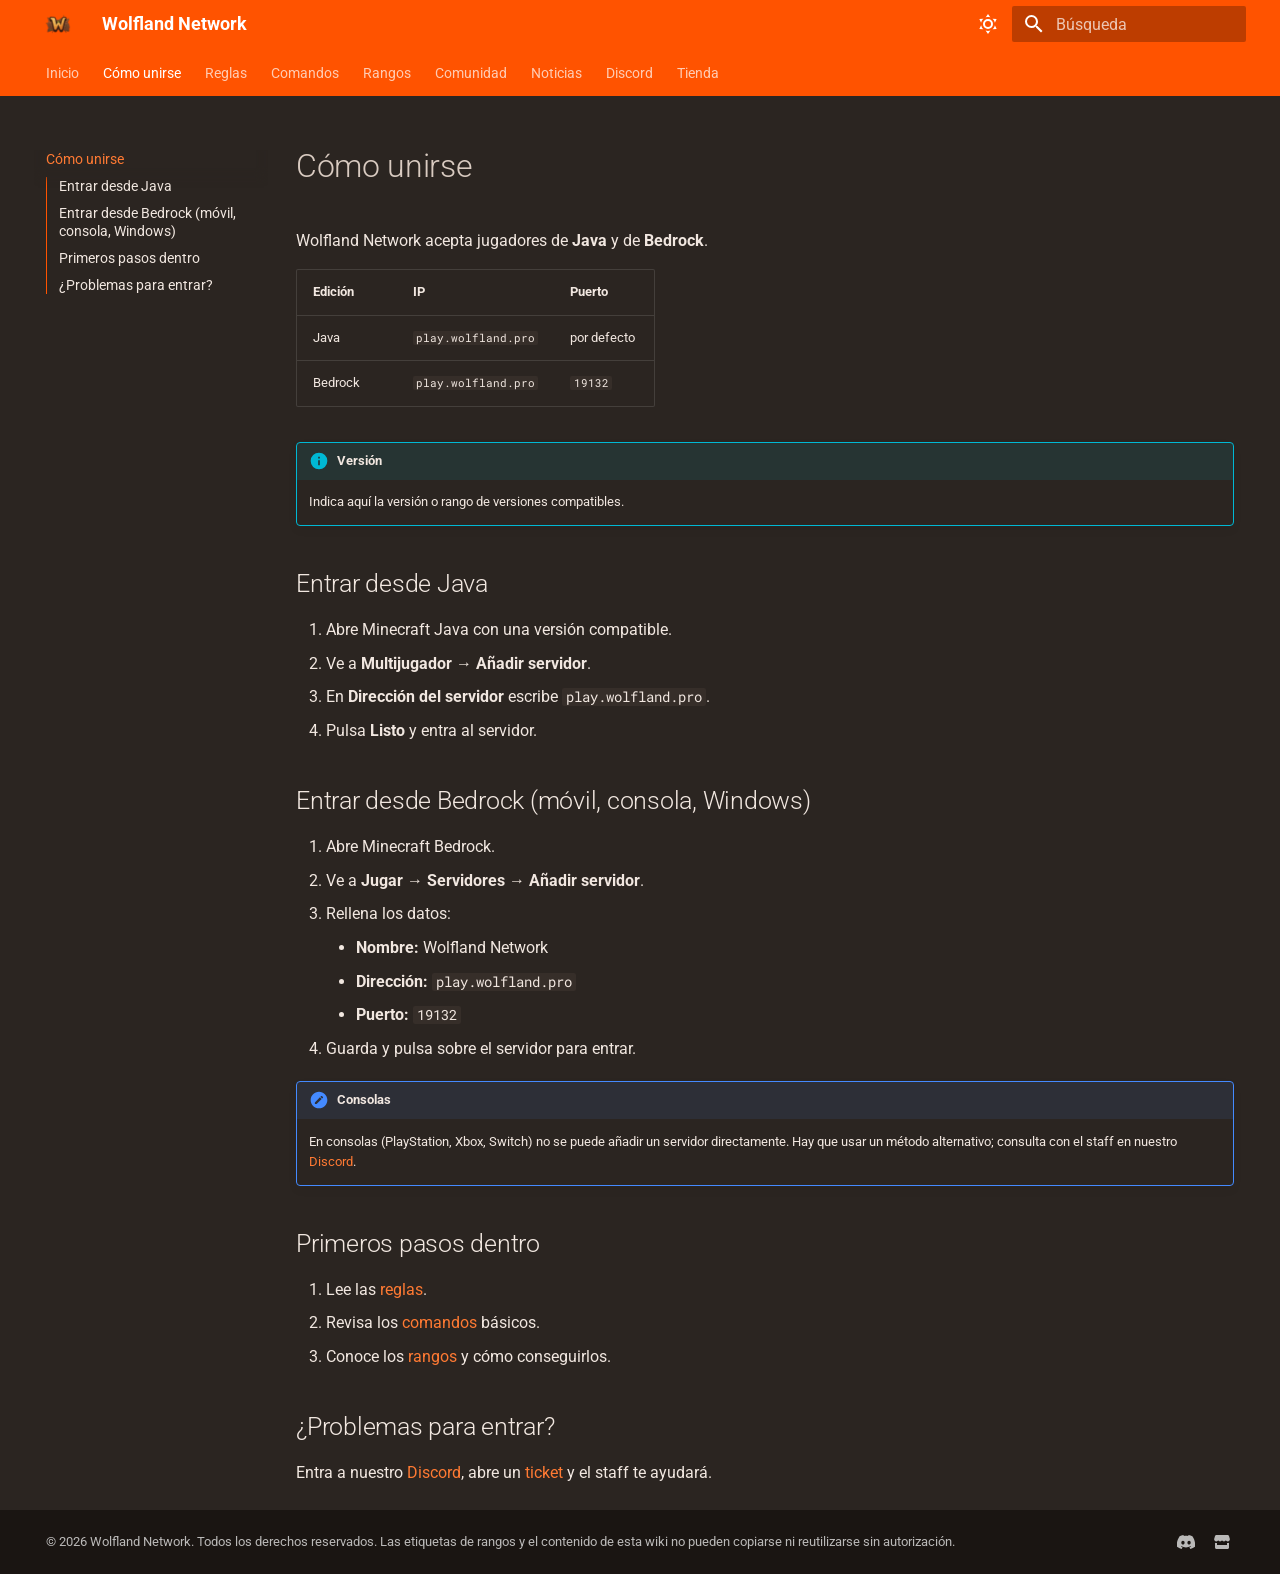
<file: unirse/index.html>
<!doctype html>
<html lang="es" class="no-js">
  <head>
    
      <meta charset="utf-8">
      <meta name="viewport" content="width=device-width,initial-scale=1">
      
        <meta name="description" content="Wiki oficial de Wolfland Network, servidor de Minecraft Survival Custom">
      
      
      
      
        <link rel="prev" href="..">
      
      
        <link rel="next" href="../reglas/">
      
      
        
      
      
      <link rel="icon" href="../assets/favicon.png">
      <meta name="generator" content="mkdocs-1.6.1, mkdocs-material-9.8.2">
    
    
      
        <title>Cómo unirse - Wolfland Network</title>
      
    
    
      <link rel="stylesheet" href="../assets/stylesheets/main.57a0d79d.min.css">
      
        
        <link rel="stylesheet" href="../assets/stylesheets/palette.fb2fffe2.min.css">
      
      


    
    
      
    
    
      
        
        
        <link rel="preconnect" href="https://fonts.gstatic.com" crossorigin>
        <link rel="stylesheet" href="https://fonts.googleapis.com/css?family=Roboto:300,300i,400,400i,700,700i%7CRoboto+Mono:400,400i,700,700i&display=fallback">
        <style>:root{--md-text-font:"Roboto";--md-code-font:"Roboto Mono"}</style>
      
    
    
      <link rel="stylesheet" href="../stylesheets/extra.css">
    
    <script>__md_scope=new URL("..",location),__md_hash=e=>[...e].reduce(((e,_)=>(e<<5)-e+_.charCodeAt(0)),0),__md_get=(e,_=localStorage,t=__md_scope)=>JSON.parse(_.getItem(t.pathname+"."+e)),__md_set=(e,_,t=localStorage,a=__md_scope)=>{try{t.setItem(a.pathname+"."+e,JSON.stringify(_))}catch(e){}}</script>
    
      

    
    
  </head>
  
  
    
    
      
    
    
    
    
    <body dir="ltr" data-md-color-scheme="slate" data-md-color-primary="custom" data-md-color-accent="custom">
  
    
    <input class="md-toggle" data-md-toggle="drawer" type="checkbox" id="__drawer" autocomplete="off">
    <input class="md-toggle" data-md-toggle="search" type="checkbox" id="__search" autocomplete="off">
    <label class="md-overlay" for="__drawer"></label>
    <div data-md-component="skip">
      
        
        <a href="#como-unirse" class="md-skip">
          Saltar a contenido
        </a>
      
    </div>
    <div data-md-component="announce">
      
    </div>
    
    
      

<header class="md-header" data-md-component="header">
  <nav class="md-header__inner md-grid" aria-label="Cabecera">
    <a href=".." title="Wolfland Network" class="md-header__button md-logo" aria-label="Wolfland Network" data-md-component="logo">
      
  <img src="../assets/logo.png" alt="logo">

    </a>
    <label class="md-header__button md-icon" for="__drawer">
      
      <svg xmlns="http://www.w3.org/2000/svg" viewBox="0 0 24 24"><path d="M3 6h18v2H3zm0 5h18v2H3zm0 5h18v2H3z"/></svg>
    </label>
    <div class="md-header__title" data-md-component="header-title">
      <div class="md-header__ellipsis">
        <div class="md-header__topic">
          <span class="md-ellipsis">
            Wolfland Network
          </span>
        </div>
        <div class="md-header__topic" data-md-component="header-topic">
          <span class="md-ellipsis">
            
              Cómo unirse
            
          </span>
        </div>
      </div>
    </div>
    
      
        <form class="md-header__option" data-md-component="palette">
  
    
    
    
    <input class="md-option" data-md-color-media="" data-md-color-scheme="slate" data-md-color-primary="custom" data-md-color-accent="custom"  aria-label="Cambiar a modo claro"  type="radio" name="__palette" id="__palette_0">
    
      <label class="md-header__button md-icon" title="Cambiar a modo claro" for="__palette_1" hidden>
        <svg xmlns="http://www.w3.org/2000/svg" viewBox="0 0 24 24"><path d="M12 7a5 5 0 0 1 5 5 5 5 0 0 1-5 5 5 5 0 0 1-5-5 5 5 0 0 1 5-5m0 2a3 3 0 0 0-3 3 3 3 0 0 0 3 3 3 3 0 0 0 3-3 3 3 0 0 0-3-3m0-7 2.39 3.42C13.65 5.15 12.84 5 12 5s-1.65.15-2.39.42zM3.34 7l4.16-.35A7.2 7.2 0 0 0 5.94 8.5c-.44.74-.69 1.5-.83 2.29zm.02 10 1.76-3.77a7.131 7.131 0 0 0 2.38 4.14zM20.65 7l-1.77 3.79a7.02 7.02 0 0 0-2.38-4.15zm-.01 10-4.14.36c.59-.51 1.12-1.14 1.54-1.86.42-.73.69-1.5.83-2.29zM12 22l-2.41-3.44c.74.27 1.55.44 2.41.44.82 0 1.63-.17 2.37-.44z"/></svg>
      </label>
    
  
    
    
    
    <input class="md-option" data-md-color-media="" data-md-color-scheme="default" data-md-color-primary="custom" data-md-color-accent="custom"  aria-label="Cambiar a modo oscuro"  type="radio" name="__palette" id="__palette_1">
    
      <label class="md-header__button md-icon" title="Cambiar a modo oscuro" for="__palette_0" hidden>
        <svg xmlns="http://www.w3.org/2000/svg" viewBox="0 0 24 24"><path d="m17.75 4.09-2.53 1.94.91 3.06-2.63-1.81-2.63 1.81.91-3.06-2.53-1.94L12.44 4l1.06-3 1.06 3zm3.5 6.91-1.64 1.25.59 1.98-1.7-1.17-1.7 1.17.59-1.98L15.75 11l2.06-.05L18.5 9l.69 1.95zm-2.28 4.95c.83-.08 1.72 1.1 1.19 1.85-.32.45-.66.87-1.08 1.27C15.17 23 8.84 23 4.94 19.07c-3.91-3.9-3.91-10.24 0-14.14.4-.4.82-.76 1.27-1.08.75-.53 1.93.36 1.85 1.19-.27 2.86.69 5.83 2.89 8.02a9.96 9.96 0 0 0 8.02 2.89m-1.64 2.02a12.08 12.08 0 0 1-7.8-3.47c-2.17-2.19-3.33-5-3.49-7.82-2.81 3.14-2.7 7.96.31 10.98 3.02 3.01 7.84 3.12 10.98.31"/></svg>
      </label>
    
  
</form>
      
    
    
      <script>var palette=__md_get("__palette");if(palette&&palette.color){if("(prefers-color-scheme)"===palette.color.media){var media=matchMedia("(prefers-color-scheme: light)"),input=document.querySelector(media.matches?"[data-md-color-media='(prefers-color-scheme: light)']":"[data-md-color-media='(prefers-color-scheme: dark)']");palette.color.media=input.getAttribute("data-md-color-media"),palette.color.scheme=input.getAttribute("data-md-color-scheme"),palette.color.primary=input.getAttribute("data-md-color-primary"),palette.color.accent=input.getAttribute("data-md-color-accent")}for(var[key,value]of Object.entries(palette.color))document.body.setAttribute("data-md-color-"+key,value)}</script>
    
    
    
      
      
        <label class="md-header__button md-icon" for="__search">
          
          <svg xmlns="http://www.w3.org/2000/svg" viewBox="0 0 24 24"><path d="M9.5 3A6.5 6.5 0 0 1 16 9.5c0 1.61-.59 3.09-1.56 4.23l.27.27h.79l5 5-1.5 1.5-5-5v-.79l-.27-.27A6.52 6.52 0 0 1 9.5 16 6.5 6.5 0 0 1 3 9.5 6.5 6.5 0 0 1 9.5 3m0 2C7 5 5 7 5 9.5S7 14 9.5 14 14 12 14 9.5 12 5 9.5 5"/></svg>
        </label>
        <div class="md-search" data-md-component="search" role="dialog">
  <label class="md-search__overlay" for="__search"></label>
  <div class="md-search__inner" role="search">
    <form class="md-search__form" name="search">
      <input type="text" class="md-search__input" name="query" aria-label="Búsqueda" placeholder="Búsqueda" autocapitalize="off" autocorrect="off" autocomplete="off" spellcheck="false" data-md-component="search-query" required>
      <label class="md-search__icon md-icon" for="__search">
        
        <svg xmlns="http://www.w3.org/2000/svg" viewBox="0 0 24 24"><path d="M9.5 3A6.5 6.5 0 0 1 16 9.5c0 1.61-.59 3.09-1.56 4.23l.27.27h.79l5 5-1.5 1.5-5-5v-.79l-.27-.27A6.52 6.52 0 0 1 9.5 16 6.5 6.5 0 0 1 3 9.5 6.5 6.5 0 0 1 9.5 3m0 2C7 5 5 7 5 9.5S7 14 9.5 14 14 12 14 9.5 12 5 9.5 5"/></svg>
        
        <svg xmlns="http://www.w3.org/2000/svg" viewBox="0 0 24 24"><path d="M20 11v2H8l5.5 5.5-1.42 1.42L4.16 12l7.92-7.92L13.5 5.5 8 11z"/></svg>
      </label>
      <nav class="md-search__options" aria-label="Buscar">
        
        <button type="reset" class="md-search__icon md-icon" title="Limpiar" aria-label="Limpiar" tabindex="-1">
          
          <svg xmlns="http://www.w3.org/2000/svg" viewBox="0 0 24 24"><path d="M19 6.41 17.59 5 12 10.59 6.41 5 5 6.41 10.59 12 5 17.59 6.41 19 12 13.41 17.59 19 19 17.59 13.41 12z"/></svg>
        </button>
      </nav>
      
        <div class="md-search__suggest" data-md-component="search-suggest"></div>
      
    </form>
    <div class="md-search__output">
      <div class="md-search__scrollwrap" tabindex="0" data-md-scrollfix>
        <div class="md-search-result" data-md-component="search-result">
          <div class="md-search-result__meta">
            Inicializando búsqueda
          </div>
          <ol class="md-search-result__list" role="presentation"></ol>
        </div>
      </div>
    </div>
  </div>
</div>
      
    
    
  </nav>
  
</header>
    
    <div class="md-container" data-md-component="container">
      
      
        
          
            
<nav class="md-tabs" aria-label="Pestañas" data-md-component="tabs">
  <div class="md-grid">
    <ul class="md-tabs__list">
      
        
  
  
  
  
    <li class="md-tabs__item">
      <a href=".." class="md-tabs__link">
        
  
  
    
  
  Inicio

      </a>
    </li>
  

      
        
  
  
  
    
  
  
    <li class="md-tabs__item md-tabs__item--active">
      <a href="./" class="md-tabs__link">
        
  
  
    
  
  Cómo unirse

      </a>
    </li>
  

      
        
  
  
  
  
    <li class="md-tabs__item">
      <a href="../reglas/" class="md-tabs__link">
        
  
  
    
  
  Reglas

      </a>
    </li>
  

      
        
  
  
  
  
    <li class="md-tabs__item">
      <a href="../comandos/" class="md-tabs__link">
        
  
  
    
  
  Comandos

      </a>
    </li>
  

      
        
  
  
  
  
    
    
      <li class="md-tabs__item">
        <a href="../rangos/" class="md-tabs__link">
          
  
  
  Rangos

        </a>
      </li>
    
  

      
        
  
  
  
  
    
    
      <li class="md-tabs__item">
        <a href="../staff/" class="md-tabs__link">
          
  
  
  Comunidad

        </a>
      </li>
    
  

      
        
  
  
  
  
    <li class="md-tabs__item">
      <a href="../noticias/" class="md-tabs__link">
        
  
  
    
  
  Noticias

      </a>
    </li>
  

      
        
  
  
  
  
    <li class="md-tabs__item">
      <a href="https://discord.com/invite/jCmngqZRFV" class="md-tabs__link">
        
  
  
    
  
  Discord

      </a>
    </li>
  

      
        
  
  
  
  
    <li class="md-tabs__item">
      <a href="https://wolfland.tebex.store/" class="md-tabs__link">
        
  
  
    
  
  Tienda

      </a>
    </li>
  

      
    </ul>
  </div>
</nav>
          
        
      
      <main class="md-main" data-md-component="main">
        <div class="md-main__inner md-grid">
          
            
              
              <div class="md-sidebar md-sidebar--primary" data-md-component="sidebar" data-md-type="navigation" >
                <div class="md-sidebar__scrollwrap">
                  <div class="md-sidebar__inner">
                    


  


  

<nav class="md-nav md-nav--primary md-nav--lifted md-nav--integrated" aria-label="Navegación" data-md-level="0">
  <label class="md-nav__title" for="__drawer">
    <a href=".." title="Wolfland Network" class="md-nav__button md-logo" aria-label="Wolfland Network" data-md-component="logo">
      
  <img src="../assets/logo.png" alt="logo">

    </a>
    Wolfland Network
  </label>
  
  <ul class="md-nav__list" data-md-scrollfix>
    
      
      
  
  
  
  
    <li class="md-nav__item">
      <a href=".." class="md-nav__link">
        
  
  
  <span class="md-ellipsis">
    
  
    Inicio
  

    
  </span>
  
  

      </a>
    </li>
  

    
      
      
  
  
    
  
  
  
    <li class="md-nav__item md-nav__item--active">
      
      <input class="md-nav__toggle md-toggle" type="checkbox" id="__toc">
      
      
        
      
      
        <label class="md-nav__link md-nav__link--active" for="__toc">
          
  
  
  <span class="md-ellipsis">
    
  
    Cómo unirse
  

    
  </span>
  
  

          <span class="md-nav__icon md-icon"></span>
        </label>
      
      <a href="./" class="md-nav__link md-nav__link--active">
        
  
  
  <span class="md-ellipsis">
    
  
    Cómo unirse
  

    
  </span>
  
  

      </a>
      
        

<nav class="md-nav md-nav--secondary" aria-label="Tabla de contenidos">
  
  
  
    
  
  
    <label class="md-nav__title" for="__toc">
      <span class="md-nav__icon md-icon"></span>
      Tabla de contenidos
    </label>
    <ul class="md-nav__list" data-md-component="toc" data-md-scrollfix>
      
        <li class="md-nav__item">
  <a href="#entrar-desde-java" class="md-nav__link">
    <span class="md-ellipsis">
      
        Entrar desde Java
      
    </span>
  </a>
  
</li>
      
        <li class="md-nav__item">
  <a href="#entrar-desde-bedrock-movil-consola-windows" class="md-nav__link">
    <span class="md-ellipsis">
      
        Entrar desde Bedrock (móvil, consola, Windows)
      
    </span>
  </a>
  
</li>
      
        <li class="md-nav__item">
  <a href="#primeros-pasos-dentro" class="md-nav__link">
    <span class="md-ellipsis">
      
        Primeros pasos dentro
      
    </span>
  </a>
  
</li>
      
        <li class="md-nav__item">
  <a href="#problemas-para-entrar" class="md-nav__link">
    <span class="md-ellipsis">
      
        ¿Problemas para entrar?
      
    </span>
  </a>
  
</li>
      
    </ul>
  
</nav>
      
    </li>
  

    
      
      
  
  
  
  
    <li class="md-nav__item">
      <a href="../reglas/" class="md-nav__link">
        
  
  
  <span class="md-ellipsis">
    
  
    Reglas
  

    
  </span>
  
  

      </a>
    </li>
  

    
      
      
  
  
  
  
    <li class="md-nav__item">
      <a href="../comandos/" class="md-nav__link">
        
  
  
  <span class="md-ellipsis">
    
  
    Comandos
  

    
  </span>
  
  

      </a>
    </li>
  

    
      
      
  
  
  
  
    
    
    
    
      
      
    
    
    <li class="md-nav__item md-nav__item--nested">
      
        
        
        <input class="md-nav__toggle md-toggle " type="checkbox" id="__nav_5" >
        
          
          <label class="md-nav__link" for="__nav_5" id="__nav_5_label" tabindex="0">
            
  
  
  <span class="md-ellipsis">
    
  
    Rangos
  

    
  </span>
  
  

            <span class="md-nav__icon md-icon"></span>
          </label>
        
        <nav class="md-nav" data-md-level="1" aria-labelledby="__nav_5_label" aria-expanded="false">
          <label class="md-nav__title" for="__nav_5">
            <span class="md-nav__icon md-icon"></span>
            
  
    Rangos
  

          </label>
          <ul class="md-nav__list" data-md-scrollfix>
            
              
                
  
  
  
  
    <li class="md-nav__item">
      <a href="../rangos/" class="md-nav__link">
        
  
  
  <span class="md-ellipsis">
    
  
    Todos los rangos
  

    
  </span>
  
  

      </a>
    </li>
  

              
            
              
                
  
  
  
  
    <li class="md-nav__item">
      <a href="../rangos-premium/" class="md-nav__link">
        
  
  
  <span class="md-ellipsis">
    
  
    Rangos Premium
  

    
  </span>
  
  

      </a>
    </li>
  

              
            
              
                
  
  
  
  
    <li class="md-nav__item">
      <a href="../rangos-media/" class="md-nav__link">
        
  
  
  <span class="md-ellipsis">
    
  
    Rangos Media
  

    
  </span>
  
  

      </a>
    </li>
  

              
            
          </ul>
        </nav>
      
    </li>
  

    
      
      
  
  
  
  
    
    
    
    
      
      
    
    
    <li class="md-nav__item md-nav__item--nested">
      
        
        
        <input class="md-nav__toggle md-toggle " type="checkbox" id="__nav_6" >
        
          
          <label class="md-nav__link" for="__nav_6" id="__nav_6_label" tabindex="0">
            
  
  
  <span class="md-ellipsis">
    
  
    Comunidad
  

    
  </span>
  
  

            <span class="md-nav__icon md-icon"></span>
          </label>
        
        <nav class="md-nav" data-md-level="1" aria-labelledby="__nav_6_label" aria-expanded="false">
          <label class="md-nav__title" for="__nav_6">
            <span class="md-nav__icon md-icon"></span>
            
  
    Comunidad
  

          </label>
          <ul class="md-nav__list" data-md-scrollfix>
            
              
                
  
  
  
  
    <li class="md-nav__item">
      <a href="../staff/" class="md-nav__link">
        
  
  
  <span class="md-ellipsis">
    
  
    Staff
  

    
  </span>
  
  

      </a>
    </li>
  

              
            
              
                
  
  
  
  
    <li class="md-nav__item">
      <a href="../postulaciones/" class="md-nav__link">
        
  
  
  <span class="md-ellipsis">
    
  
    Postulaciones
  

    
  </span>
  
  

      </a>
    </li>
  

              
            
              
                
  
  
  
  
    <li class="md-nav__item">
      <a href="../eventos/" class="md-nav__link">
        
  
  
  <span class="md-ellipsis">
    
  
    Eventos
  

    
  </span>
  
  

      </a>
    </li>
  

              
            
              
                
  
  
  
  
    <li class="md-nav__item">
      <a href="../servicios/" class="md-nav__link">
        
  
  
  <span class="md-ellipsis">
    
  
    Servicios de contenido
  

    
  </span>
  
  

      </a>
    </li>
  

              
            
          </ul>
        </nav>
      
    </li>
  

    
      
      
  
  
  
  
    <li class="md-nav__item">
      <a href="../noticias/" class="md-nav__link">
        
  
  
  <span class="md-ellipsis">
    
  
    Noticias
  

    
  </span>
  
  

      </a>
    </li>
  

    
      
      
  
  
  
  
    <li class="md-nav__item">
      <a href="https://discord.com/invite/jCmngqZRFV" class="md-nav__link">
        
  
  
  <span class="md-ellipsis">
    
  
    Discord
  

    
  </span>
  
  

      </a>
    </li>
  

    
      
      
  
  
  
  
    <li class="md-nav__item">
      <a href="https://wolfland.tebex.store/" class="md-nav__link">
        
  
  
  <span class="md-ellipsis">
    
  
    Tienda
  

    
  </span>
  
  

      </a>
    </li>
  

    
  </ul>
</nav>
                  </div>
                </div>
              </div>
            
            
          
          
            <div class="md-content" data-md-component="content">
              
              <article class="md-content__inner md-typeset">
                
                  



<h1 id="como-unirse">Cómo unirse<a class="headerlink" href="#como-unirse" title="Permanent link">&para;</a></h1>
<p>Wolfland Network acepta jugadores de <strong>Java</strong> y de <strong>Bedrock</strong>.</p>
<table>
<thead>
<tr>
<th>Edición</th>
<th>IP</th>
<th>Puerto</th>
</tr>
</thead>
<tbody>
<tr>
<td>Java</td>
<td><code>play.wolfland.pro</code></td>
<td>por defecto</td>
</tr>
<tr>
<td>Bedrock</td>
<td><code>play.wolfland.pro</code></td>
<td><code>19132</code></td>
</tr>
</tbody>
</table>
<div class="admonition info">
<p class="admonition-title">Versión</p>
<p>Indica aquí la versión o rango de versiones compatibles.</p>
</div>
<h2 id="entrar-desde-java">Entrar desde Java<a class="headerlink" href="#entrar-desde-java" title="Permanent link">&para;</a></h2>
<ol>
<li>Abre Minecraft Java con una versión compatible.</li>
<li>Ve a <strong>Multijugador → Añadir servidor</strong>.</li>
<li>En <strong>Dirección del servidor</strong> escribe <code>play.wolfland.pro</code>.</li>
<li>Pulsa <strong>Listo</strong> y entra al servidor.</li>
</ol>
<h2 id="entrar-desde-bedrock-movil-consola-windows">Entrar desde Bedrock (móvil, consola, Windows)<a class="headerlink" href="#entrar-desde-bedrock-movil-consola-windows" title="Permanent link">&para;</a></h2>
<ol>
<li>Abre Minecraft Bedrock.</li>
<li>Ve a <strong>Jugar → Servidores → Añadir servidor</strong>.</li>
<li>Rellena los datos:<ul>
<li><strong>Nombre:</strong> Wolfland Network</li>
<li><strong>Dirección:</strong> <code>play.wolfland.pro</code></li>
<li><strong>Puerto:</strong> <code>19132</code></li>
</ul>
</li>
<li>Guarda y pulsa sobre el servidor para entrar.</li>
</ol>
<div class="admonition note">
<p class="admonition-title">Consolas</p>
<p>En consolas (PlayStation, Xbox, Switch) no se puede añadir un servidor directamente. Hay que usar un método alternativo; consulta con el staff en nuestro <a href="https://discord.com/invite/jCmngqZRFV">Discord</a>.</p>
</div>
<h2 id="primeros-pasos-dentro">Primeros pasos dentro<a class="headerlink" href="#primeros-pasos-dentro" title="Permanent link">&para;</a></h2>
<ol>
<li>Lee las <a href="../reglas/">reglas</a>.</li>
<li>Revisa los <a href="../comandos/">comandos</a> básicos.</li>
<li>Conoce los <a href="../rangos/">rangos</a> y cómo conseguirlos.</li>
</ol>
<h2 id="problemas-para-entrar">¿Problemas para entrar?<a class="headerlink" href="#problemas-para-entrar" title="Permanent link">&para;</a></h2>
<p>Entra a nuestro <a href="https://discord.com/invite/jCmngqZRFV">Discord</a>, abre un <a href="https://discord.com/invite/jCmngqZRFV">ticket</a> y el staff te ayudará.</p>












                
              </article>
            </div>
          
          
<script>var target=document.getElementById(location.hash.slice(1));target&&target.name&&(target.checked=target.name.startsWith("__tabbed_"))</script>
        </div>
        
          <button type="button" class="md-top md-icon" data-md-component="top" hidden>
  
  <svg xmlns="http://www.w3.org/2000/svg" viewBox="0 0 24 24"><path d="M13 20h-2V8l-5.5 5.5-1.42-1.42L12 4.16l7.92 7.92-1.42 1.42L13 8z"/></svg>
  Volver al principio
</button>
        
      </main>
      
        <footer class="md-footer">
  
  <div class="md-footer-meta md-typeset">
    <div class="md-footer-meta__inner md-grid">
      <div class="md-copyright">
  
    <div class="md-copyright__highlight">
      © 2026 Wolfland Network. Todos los derechos reservados. Las etiquetas de rangos y el contenido de esta wiki no pueden copiarse ni reutilizarse sin autorización.
    </div>
  
  
</div>
      
        
<div class="md-social">
  
    
    
    
    
    <a href="https://discord.com/invite/jCmngqZRFV" target="_blank" rel="noopener" title="Discord de Wolfland Network" class="md-social__link">
      <svg xmlns="http://www.w3.org/2000/svg" viewBox="0 0 576 512"><!--! Font Awesome Free 7.1.0 by @fontawesome - https://fontawesome.com License - https://fontawesome.com/license/free (Icons: CC BY 4.0, Fonts: SIL OFL 1.1, Code: MIT License) Copyright 2025 Fonticons, Inc.--><path d="M492.5 69.8c-.2-.3-.4-.6-.8-.7-38.1-17.5-78.4-30-119.7-37.1-.4-.1-.8 0-1.1.1s-.6.4-.8.8c-5.5 9.9-10.5 20.2-14.9 30.6-44.6-6.8-89.9-6.8-134.4 0-4.5-10.5-9.5-20.7-15.1-30.6-.2-.3-.5-.6-.8-.8s-.7-.2-1.1-.2C162.5 39 122.2 51.5 84.1 69c-.3.1-.6.4-.8.7C7.1 183.5-13.8 294.6-3.6 404.2c0 .3.1.5.2.8s.3.4.5.6c44.4 32.9 94 58 146.8 74.2.4.1.8.1 1.1 0s.7-.4.9-.7c11.3-15.4 21.4-31.8 30-48.8.1-.2.2-.5.2-.8s0-.5-.1-.8-.2-.5-.4-.6-.4-.3-.7-.4c-15.8-6.1-31.2-13.4-45.9-21.9-.3-.2-.5-.4-.7-.6s-.3-.6-.3-.9 0-.6.2-.9.3-.5.6-.7c3.1-2.3 6.2-4.7 9.1-7.1.3-.2.6-.4.9-.4s.7 0 1 .1c96.2 43.9 200.4 43.9 295.5 0 .3-.1.7-.2 1-.2s.7.2.9.4c2.9 2.4 6 4.9 9.1 7.2.2.2.4.4.6.7s.2.6.2.9-.1.6-.3.9-.4.5-.6.6c-14.7 8.6-30 15.9-45.9 21.8-.2.1-.5.2-.7.4s-.3.4-.4.7-.1.5-.1.8.1.5.2.8c8.8 17 18.8 33.3 30 48.8.2.3.6.6.9.7s.8.1 1.1 0c52.9-16.2 102.6-41.3 147.1-74.2.2-.2.4-.4.5-.6s.2-.5.2-.8c12.3-126.8-20.5-236.9-86.9-334.5zm-302 267.7c-29 0-52.8-26.6-52.8-59.2s23.4-59.2 52.8-59.2c29.7 0 53.3 26.8 52.8 59.2 0 32.7-23.4 59.2-52.8 59.2m195.4 0c-29 0-52.8-26.6-52.8-59.2s23.4-59.2 52.8-59.2c29.7 0 53.3 26.8 52.8 59.2 0 32.7-23.2 59.2-52.8 59.2"/></svg>
    </a>
  
    
    
    
    
    <a href="https://wolfland.tebex.store/" target="_blank" rel="noopener" title="Tienda de Wolfland Network" class="md-social__link">
      <svg xmlns="http://www.w3.org/2000/svg" viewBox="0 0 512 512"><!--! Font Awesome Free 7.1.0 by @fontawesome - https://fontawesome.com License - https://fontawesome.com/license/free (Icons: CC BY 4.0, Fonts: SIL OFL 1.1, Code: MIT License) Copyright 2025 Fonticons, Inc.--><path d="M30.7 72.3C37.6 48.4 59.5 32 84.4 32h344c24.9 0 46.8 16.4 53.8 40.3l23.4 80.2c12.8 43.7-20.1 87.5-65.6 87.5-26.3 0-49.4-14.9-60.8-37.1-11.6 21.9-34.6 37.1-61.4 37.1-26.6 0-49.7-15-61.3-37-11.6 22-34.7 37-61.3 37-26.8 0-49.8-15.1-61.4-37.1C122.4 225 99.3 240 73 240c-45.6 0-78.4-43.7-65.6-87.5zM96.4 352h320v-66.4c7.6 1.6 15.5 2.4 23.5 2.4 14.3 0 28-2.6 40.5-7.2V432c0 26.5-21.5 48-48 48h-352c-26.5 0-48-21.5-48-48V280.8c12.5 4.6 26.1 7.2 40.5 7.2 8.1 0 15.9-.8 23.5-2.4z"/></svg>
    </a>
  
</div>
      
    </div>
  </div>
</footer>
      
    </div>
    <div class="md-dialog" data-md-component="dialog">
      <div class="md-dialog__inner md-typeset"></div>
    </div>
    
    
    
      
      
      <script id="__config" type="application/json">{"annotate": null, "base": "..", "features": ["navigation.tabs", "navigation.top", "toc.integrate", "search.suggest", "search.highlight", "content.code.copy"], "search": "../assets/javascripts/workers/search.a7633da7.min.js", "tags": null, "translations": {"clipboard.copied": "Copiado al portapapeles", "clipboard.copy": "Copiar al portapapeles", "search.result.more.one": "1 m\u00e1s en esta p\u00e1gina", "search.result.more.other": "# m\u00e1s en esta p\u00e1gina", "search.result.none": "No se encontraron documentos", "search.result.one": "1 documento encontrado", "search.result.other": "# documentos encontrados", "search.result.placeholder": "Teclee para comenzar b\u00fasqueda", "search.result.term.missing": "Falta", "select.version": "Seleccionar versi\u00f3n"}, "version": null}</script>
    
    
      <script src="../assets/javascripts/bundle.a5f9d56c.min.js"></script>
      
        <script src="../javascripts/protect.js"></script>
      
    
  </body>
</html>
</file>
<file: stylesheets/extra.css>
/* Colores de Wolfland Network: naranja #FF5300 y fondo gris anaranjado */

:root {
  --md-primary-fg-color: #FF5300;
  --md-primary-fg-color--light: #ff7a33;
  --md-primary-fg-color--dark: #cc4200;
  --md-primary-bg-color: #ffffff;
  --md-primary-bg-color--light: #ffffffb3;
  --md-accent-fg-color: #FF5300;
  --md-accent-fg-color--transparent: #ff53001a;
  --md-accent-bg-color: #ffffff;
}

/* Modo claro: fondo gris anaranjado claro */
[data-md-color-scheme="default"] {
  --md-default-bg-color: #f3ece7;
  --md-default-bg-color--light: #f3ece7b3;
  --md-default-bg-color--lighter: #f3ece74d;
  --md-default-bg-color--lightest: #f3ece71f;
  --md-typeset-a-color: #d94700;
  --md-code-bg-color: #e8ddd5;
  --md-footer-bg-color: #3a302a;
  --md-footer-bg-color--dark: #2b2420;
}

/* Modo oscuro: fondo gris anaranjado oscuro */
[data-md-color-scheme="slate"] {
  --md-default-bg-color: #2b2521;
  --md-default-bg-color--light: #2b2521b3;
  --md-default-bg-color--lighter: #2b25214d;
  --md-default-bg-color--lightest: #2b25211f;
  --md-default-fg-color: #f1e7e0;
  --md-default-fg-color--light: #d9cbc1;
  --md-default-fg-color--lighter: #a99a8f;
  --md-default-fg-color--lightest: #54463d;
  --md-typeset-color: #f1e7e0;
  --md-typeset-a-color: #ff7a33;
  --md-code-bg-color: #362e29;
  --md-code-fg-color: #f1e7e0;
  --md-footer-bg-color: #221c19;
  --md-footer-bg-color--dark: #1a1512;
}

/* Botones y encabezado */
.md-button--primary {
  background-color: #FF5300;
  border-color: #FF5300;
  color: #ffffff;
}
.md-button:hover {
  background-color: #cc4200;
  border-color: #cc4200;
  color: #ffffff;
}

/* Botones centrados únicamente en la página de Inicio */
.md-typeset .cta-buttons.center,
.md-typeset img.center ~ .admonition.tip + p:has(> .md-button),
.md-typeset .wf-ip-card ~ p:has(> .md-button) {
  display: flex;
  flex-wrap: wrap;
  justify-content: center;
  align-items: center;
  gap: 0.75rem;
  margin: 1.4rem 0;
}

.md-typeset .cta-buttons.center .md-button,
.md-typeset .wf-ip-card ~ p:has(> .md-button) .md-button {
  margin: 0;
}

/* Íconos en encabezados de secciones (Reglas) */
.md-typeset h2 .twemoji {
  color: #FF5300;
  vertical-align: -0.15em;
  margin-right: 0.25rem;
}

[data-md-color-scheme="slate"] .md-typeset h2 .twemoji {
  color: #ff7a33;
}

/* Identificador naranja de cada regla */
.rule-num {
  display: inline-block;
  font-family: var(--md-code-font-family, monospace);
  font-size: 0.78em;
  font-weight: 700;
  color: #FF5300;
  background: rgba(255, 83, 0, 0.12);
  border: 1px solid rgba(255, 83, 0, 0.28);
  border-radius: 4px;
  padding: 0.05rem 0.38rem;
  margin-right: 0.3rem;
}

[data-md-color-scheme="slate"] .rule-num {
  color: #ff8c52;
  background: rgba(255, 83, 0, 0.16);
  border-color: rgba(255, 122, 51, 0.35);
}

/* Badges de niveles en la tabla de Sanciones */
.badge {
  display: inline-block;
  padding: 0.18rem 0.65rem;
  border-radius: 999px;
  font-size: 0.8em;
  font-weight: 700;
  line-height: 1.4;
  white-space: nowrap;
}

[data-md-color-scheme="default"] .badge-green {
  background: rgba(46, 125, 50, 0.14);
  color: #2e7d32;
}
[data-md-color-scheme="default"] .badge-amber {
  background: rgba(230, 138, 0, 0.16);
  color: #b26a00;
}
[data-md-color-scheme="default"] .badge-red {
  background: rgba(211, 47, 47, 0.14);
  color: #c62828;
}
[data-md-color-scheme="default"] .badge-critical {
  background: rgba(136, 14, 79, 0.15);
  color: #880e4f;
}

[data-md-color-scheme="slate"] .badge-green {
  background: rgba(76, 175, 80, 0.2);
  color: #81c784;
}
[data-md-color-scheme="slate"] .badge-amber {
  background: rgba(255, 171, 0, 0.2);
  color: #ffd54f;
}
[data-md-color-scheme="slate"] .badge-red {
  background: rgba(255, 82, 82, 0.2);
  color: #ff8a80;
}
[data-md-color-scheme="slate"] .badge-critical {
  background: rgba(244, 67, 54, 0.26);
  color: #ff5252;
  border: 1px solid rgba(255, 82, 82, 0.45);
}

/* Etiquetas de rangos (pixel art): se ven nítidas al escalarlas */
.md-typeset img.rank-tag,
.md-typeset img.rank-tag-lg {
  image-rendering: pixelated;
  height: auto;
  vertical-align: middle;
  display: inline-block;
  margin: 0;
}
.md-typeset img.rank-tag { width: 89px; }
.md-typeset img.rank-tag-lg { width: 178px; }

/* Imagen centrada (banner del inicio) */
.md-typeset img.center {
  display: block;
  margin: 0 auto 1rem auto;
}

/* Protección básica de imágenes (etiquetas y arte). Los logos no se tocan */
.md-typeset img[src*="assets/images/"] {
  -webkit-user-drag: none;
  -webkit-user-select: none;
  user-select: none;
  -webkit-touch-callout: none;
  pointer-events: none;
}

/* Tarjeta de IP del servidor (Inicio) */
.md-typeset .wf-ip-card {
  margin: 1.4rem 0 1.6rem;
  border-radius: 12px;
  overflow: hidden;
}

.md-typeset .wf-ip-header {
  display: flex;
  align-items: center;
  gap: 0.55rem;
  padding: 0.72rem 1.1rem;
  font-weight: 700;
  font-size: 0.92rem;
}

.md-typeset .wf-ip-dot {
  width: 9px;
  height: 9px;
  border-radius: 50%;
  background: #22c55e;
  box-shadow: 0 0 8px rgba(34, 197, 94, 0.75);
  flex-shrink: 0;
}

.md-typeset .wf-ip-badge {
  margin-left: auto;
  font-size: 0.72rem;
  font-weight: 600;
  padding: 0.16rem 0.6rem;
  border-radius: 999px;
}

.md-typeset .wf-ip-body {
  display: flex;
  flex-direction: column;
}

.md-typeset .wf-ip-row {
  display: flex;
  align-items: center;
  justify-content: space-between;
  gap: 0.85rem;
  padding: 0.9rem 1.1rem;
  flex-wrap: wrap;
}

.md-typeset .wf-ip-info {
  display: flex;
  align-items: center;
  gap: 0.55rem;
  flex-wrap: wrap;
}

.md-typeset .wf-edition {
  display: inline-block;
  min-width: 76px;
  text-align: center;
  font-size: 0.72rem;
  font-weight: 700;
  text-transform: uppercase;
  letter-spacing: 0.04em;
  padding: 0.2rem 0.55rem;
  border-radius: 6px;
}

.md-typeset .wf-ip-code {
  font-family: var(--md-code-font-family, monospace);
  font-size: 0.88rem;
  padding: 0.24rem 0.6rem;
  border-radius: 6px;
}

.md-typeset .wf-port-wrap {
  font-size: 0.84rem;
  display: inline-flex;
  align-items: center;
  gap: 0.35rem;
}

.md-typeset .wf-copy-btn {
  appearance: none;
  -webkit-appearance: none;
  display: inline-flex;
  align-items: center;
  justify-content: center;
  gap: 0.45rem;
  padding: 0.5rem 1.05rem;
  border-radius: 999px;
  font-family: inherit;
  font-size: 0.8rem;
  font-weight: 600;
  line-height: 1.2;
  white-space: nowrap;
  cursor: pointer;
  transition: transform 0.16s ease, box-shadow 0.2s ease, background 0.2s ease, border-color 0.2s ease, color 0.2s ease;
}

.md-typeset .wf-copy-btn:hover {
  background: linear-gradient(180deg, #ff6a1f 0%, #FF5300 100%);
  border-color: #ff7a33;
  color: #ffffff;
  transform: translateY(-1px);
  box-shadow: 0 4px 14px rgba(255, 83, 0, 0.4);
}

.md-typeset .wf-copy-btn:active {
  transform: scale(0.97);
}

/* Tarjeta IP: Modo claro */
[data-md-color-scheme="default"] .md-typeset .wf-ip-card {
  border: 1px solid rgba(255, 83, 0, 0.26);
  background: #faf6f3;
  box-shadow: 0 6px 20px rgba(58, 48, 42, 0.08);
}
[data-md-color-scheme="default"] .md-typeset .wf-ip-header {
  background: rgba(255, 83, 0, 0.09);
  border-bottom: 1p
</file>
<file: assets/stylesheets/main.57a0d79d.min.css>
@charset "UTF-8";html{box-sizing:border-box;-webkit-text-size-adjust:none;-moz-text-size-adjust:none;text-size-adjust:none}*,:after,:before{box-sizing:inherit}@media(prefers-reduced-motion){*,:after,:before{transition:none!important}}body{margin:0;-webkit-font-smoothing:antialiased;-moz-osx-font-smoothing:grayscale;--md-text-font-family:var(--md-text-font, _),
    -apple-system, BlinkMacSystemFont, Helvetica, Arial, sans-serif;--md-code-font-family:var(--md-code-font, _),
    SFMono-Regular, Consolas, Menlo, monospace}.md-typeset code:not(.focus-visible),a,button,input,label{-webkit-tap-highlight-color:transparent}a{color:inherit;text-decoration:none}hr{box-sizing:initial;display:block;height:.05rem;padding:0;overflow:visible;border:0}small{font-size:80%}sub,sup{line-height:1em}img{border-style:none}table{border-spacing:0;border-collapse:initial}td,th{font-weight:400;vertical-align:top}button{padding:0;margin:0;font-family:inherit;font-size:inherit;background:#0000;border:0}input{border:0;outline:none}:root{--md-primary-fg-color:#4051b5;--md-primary-fg-color--light:#5d6cc0;--md-primary-fg-color--dark:#303fa1;--md-primary-bg-color:#fff;--md-primary-bg-color--light:#ffffffb3;--md-accent-fg-color:#526cfe;--md-accent-fg-color--transparent:#526cfe1a;--md-accent-bg-color:#fff;--md-accent-bg-color--light:#ffffffb3;--md-typeset-table-sort-icon:url("data:image/svg+xml;charset=utf-8,<svg xmlns='http://www.w3.org/2000/svg' viewBox='0 0 24 24'><path d='m18 21-4-4h3V7h-3l4-4 4 4h-3v10h3M2 19v-2h10v2M2 13v-2h7v2M2 7V5h4v2z'/></svg>");--md-typeset-table-sort-icon--asc:url("data:image/svg+xml;charset=utf-8,<svg xmlns='http://www.w3.org/2000/svg' viewBox='0 0 24 24'><path d='M19 17h3l-4 4-4-4h3V3h2M2 17h10v2H2M6 5v2H2V5m0 6h7v2H2z'/></svg>");--md-typeset-table-sort-icon--desc:url("data:image/svg+xml;charset=utf-8,<svg xmlns='http://www.w3.org/2000/svg' viewBox='0 0 24 24'><path d='M19 7h3l-4-4-4 4h3v14h2M2 17h10v2H2M6 5v2H2V5m0 6h7v2H2z'/></svg>")}[data-md-color-scheme=default]{color-scheme:light}[data-md-color-scheme=default] img[src$="#gh-dark-mode-only"],[data-md-color-scheme=default] img[src$="#only-dark"]{display:none}:root,[data-md-color-scheme=default]{--md-hue:225deg;--md-default-fg-color:#000000de;--md-default-fg-color--light:#0000008a;--md-default-fg-color--lighter:#00000052;--md-default-fg-color--lightest:#00000012;--md-default-bg-color:#fff;--md-default-bg-color--light:#ffffffb3;--md-default-bg-color--lighter:#ffffff4d;--md-default-bg-color--lightest:#ffffff1f;--md-code-fg-color:#36464e;--md-code-bg-color:#f5f5f5;--md-code-bg-color--light:#f5f5f5b3;--md-code-bg-color--lighter:#f5f5f54d;--md-code-hl-color:#4287ff;--md-code-hl-color--light:#4287ff1a;--md-code-hl-number-color:#d52a2a;--md-code-hl-special-color:#db1457;--md-code-hl-function-color:#a846b9;--md-code-hl-constant-color:#6e59d9;--md-code-hl-keyword-color:#3f6ec6;--md-code-hl-string-color:#1c7d4d;--md-code-hl-name-color:var(--md-code-fg-color);--md-code-hl-operator-color:var(--md-default-fg-color--light);--md-code-hl-punctuation-color:var(--md-default-fg-color--light);--md-code-hl-comment-color:var(--md-default-fg-color--light);--md-code-hl-generic-color:var(--md-default-fg-color--light);--md-code-hl-variable-color:var(--md-default-fg-color--light);--md-typeset-color:var(--md-default-fg-color);--md-typeset-a-color:var(--md-primary-fg-color);--md-typeset-del-color:#f5503d26;--md-typeset-ins-color:#0bd57026;--md-typeset-kbd-color:#fafafa;--md-typeset-kbd-accent-color:#fff;--md-typeset-kbd-border-color:#b8b8b8;--md-typeset-mark-color:#ffff0080;--md-typeset-table-color:#0000001f;--md-typeset-table-color--light:#00000009;--md-admonition-fg-color:var(--md-default-fg-color);--md-admonition-bg-color:var(--md-default-bg-color);--md-warning-fg-color:#000000de;--md-warning-bg-color:#ff9;--md-footer-fg-color:#fff;--md-footer-fg-color--light:#ffffffb3;--md-footer-fg-color--lighter:#ffffff73;--md-footer-bg-color:#000000de;--md-footer-bg-color--dark:#00000052;--md-shadow-z1:0 0.2rem 0.5rem #0000000d,
    0 0 0.05rem #0000001a;--md-shadow-z2:0 0.2rem 0.5rem #0000001a,
    0 0 0.05rem #00000040;--md-shadow-z3:0 0.2rem 0.5rem #0003,
    0 0 0.05rem #00000059}.md-icon svg{display:block;width:1.2rem;height:1.2rem;fill:currentcolor}aside,body,input{font-family:var(--md-text-font-family);font-feature-settings:"kern","liga";color:var(--md-typeset-color)}code,kbd,pre{font-family:var(--md-code-font-family);font-feature-settings:"kern"}.md-typeset{font-size:.8rem;line-height:1.6;overflow-wrap:break-word;-webkit-print-color-adjust:exact;color-adjust:exact}@media print{.md-typeset{font-size:.68rem}.md-typeset code,.md-typeset kbd,.md-typeset pre{white-space:pre-wrap}}.md-typeset blockquote,.md-typeset dl,.md-typeset figure,.md-typeset ol,.md-typeset pre,.md-typeset ul{margin-top:1em;margin-bottom:1em}.md-typeset h1{margin:0 0 1.25em;font-size:2em;line-height:1.3;color:var(--md-default-fg-color--light)}.md-typeset h1,.md-typeset h2{font-weight:300;letter-spacing:-.01em}.md-typeset h2{margin:1.6em 0 .64em;font-size:1.5625em;line-height:1.4}.md-typeset h3{margin:1.6em 0 .8em;font-size:1.25em;font-weight:400;line-height:1.5;letter-spacing:-.01em}.md-typeset h2+h3{margin-top:.8em}.md-typeset h4{margin:1em 0;font-weight:700;letter-spacing:-.01em}.md-typeset h5,.md-typeset h6{margin:1.25em 0;font-size:.8em;font-weight:700;color:var(--md-default-fg-color--light);letter-spacing:-.01em}.md-typeset h5{text-transform:uppercase}.md-typeset h5 code{text-transform:none}.md-typeset hr{display:flow-root;margin:1.5em 0;border-bottom:.05rem solid var(--md-default-fg-color--lightest)}.md-typeset a{color:var(--md-typeset-a-color);word-break:break-word}.md-typeset a,.md-typeset a:before{transition:color 125ms}.md-typeset a:focus,.md-typeset a:hover{color:var(--md-accent-fg-color)}.md-typeset a:focus code,.md-typeset a:hover code{color:var(--md-accent-fg-color);background-color:var(--md-accent-fg-color--transparent)}.md-typeset a code{color:var(--md-typeset-a-color)}.md-typeset a.focus-visible{outline-color:var(--md-accent-fg-color);outline-offset:.2rem}.md-typeset code,.md-typeset kbd,.md-typeset pre{font-variant-ligatures:none;color:var(--md-code-fg-color);direction:ltr;transition:background-color 125ms}.md-typeset code{padding:0 .2941176471em;font-size:.85em;word-break:break-word;background-color:var(--md-code-bg-color);border-radius:.1rem;-webkit-box-decoration-break:clone;box-decoration-break:clone;transition:color 125ms,background-color 125ms}.md-typeset code:not(.focus-visible){outline:none}.md-typeset pre{position:relative;display:flow-root;line-height:1.4}.md-typeset pre>code{display:block;padding:.7720588235em 1.1764705882em;margin:0;overflow:auto;word-break:normal;touch-action:auto;scrollbar-color:var(--md-default-fg-color--lighter) #0000;scrollbar-width:thin;outline-color:var(--md-accent-fg-color);box-shadow:none;-webkit-box-decoration-break:slice;box-decoration-break:slice}.md-typeset pre>code:hover{scrollbar-color:var(--md-accent-fg-color) #0000}.md-typeset pre>code::-webkit-scrollbar{width:.2rem;height:.2rem}.md-typeset pre>code::-webkit-scrollbar-thumb{background-color:var(--md-default-fg-color--lighter)}.md-typeset pre>code::-webkit-scrollbar-thumb:hover{background-color:var(--md-accent-fg-color)}.md-typeset kbd{display:inline-block;padding:0 .6666666667em;font-size:.75em;color:var(--md-default-fg-color);word-break:break-word;vertical-align:text-top;background-color:var(--md-typeset-kbd-color);border-radius:.1rem;box-shadow:0 .1rem 0 .05rem var(--md-typeset-kbd-border-color),0 .1rem 0 var(--md-typeset-kbd-border-color),0 -.1rem .2rem var(--md-typeset-kbd-accent-color) inset}.md-typeset mark{color:inherit;word-break:break-word;background-color:var(--md-typeset-mark-color);-webkit-box-decoration-break:clone;box-decoration-break:clone}.md-typeset abbr{text-decoration:none;cursor:help}.md-typeset [data-preview],.md-typeset abbr{border-bottom:.05rem dotted var(--md-default-fg-color--light)}.md-typeset small{opacity:.75}[dir=ltr] .md-typeset sub,[dir=ltr] .md-typeset sup{margin-left:.078125em}[dir=rtl] .md-typeset sub,[dir=rtl] .md-typeset sup{margin-right:.078125em}[dir=ltr] .md-typeset blockquote{padding-left:.6rem;border-left:.2rem solid var(--md-default-fg-color--lighter)}[dir=rtl] .md-typeset blockquote{padding-right:.6rem;border-right:.2rem solid var(--md-default-fg-color--lighter)}.md-typeset blockquote{margin-left:0;margin-right:0;color:var(--md-default-fg-color--light)}.md-typeset ul{list-style-type:disc}.md-typeset ul[type]{list-style-type:revert-layer}[dir=ltr] .md-typeset ol,[dir=ltr] .md-typeset ol li ol,[dir=ltr] .md-typeset ol li ul,[dir=ltr] .md-typeset ul,[dir=ltr] .md-typeset ul li ol,[dir=ltr] .md-typeset ul li ul{margin-left:.625em}[dir=rtl] .md-typeset ol,[dir=rtl] .md-typeset ol li ol,[dir=rtl] .md-typeset ol li ul,[dir=rtl] .md-typeset ul,[dir=rtl] .md-typeset ul li ol,[dir=rtl] .md-typeset ul li ul{margin-right:.625em}.md-typeset ol,.md-typeset ul{padding:0}.md-typeset ol:not([hidden]),.md-typeset ul:not([hidden]){display:flow-root}.md-typeset ol ol,.md-typeset ul ol{list-style-type:lower-alpha}.md-typeset ol ol ol,.md-typeset ul ol ol{list-style-type:lower-roman}.md-typeset ol ol ol ol,.md-typeset ul ol ol ol{list-style-type:upper-alpha}.md-typeset ol ol ol ol ol,.md-typeset ul ol ol ol ol{list-style-type:upper-roman}.md-typeset ol[type],.md-typeset ul[type]{list-style-type:revert-layer}[dir=ltr] .md-typeset ol li,[dir=ltr] .md-typeset ul li{margin-left:1.25em}[dir=rtl] .md-typeset ol li,[dir=rtl] .md-typeset ul li{margin-right:1.25em}.md-typeset ol li,.md-typeset ul li{margin-bottom:.5em}.md-typeset ol li blockquote,.md-typeset ol li p,.md-typeset ul li blockquote,.md-typeset ul li p{margin:.5em 0}.md-typeset ol li:last-child,.md-typeset ul li:last-child{margin-bottom:0}.md-typeset ol li ol,.md-typeset ol li ul,.md-typeset ul li ol,.md-typeset ul li ul{margin-top:.5em;margin-bottom:.5em}[dir=ltr] .md-typeset dd{margin-left:1.875em}[dir=rtl] .md-typeset dd{margin-right:1.875em}.md-typeset dd{margin-top:1em;margin-bottom:1.5em}.md-typeset img,.md-typeset svg,.md-typeset video{max-width:100%;height:auto}.md-typeset img[align=left]{margin:1em 1em 1em 0}.md-typeset img[align=right]{margin:1em 0 1em 1em}.md-typeset img[align]:only-child{margin-top:0}.md-typeset figure{display:flow-root;width:fit-content;max-width:100%;margin:1em auto;text-align:center}.md-typeset figure img{display:block;margin:0 auto}.md-typeset figcaption{max-width:24rem;margin:1em auto;font-style:italic}.md-typeset iframe{max-width:100%}.md-typeset table:not([class]){display:inline-block;max-width:100%;overflow:auto;font-size:.64rem;touch-action:auto;background-color:var(--md-default-bg-color);border:.05rem solid var(--md-typeset-table-color);border-radius:.1rem}@media print{.md-typeset table:not([class]){display:table}}.md-typeset table:not([class])+*{margin-top:1.5em}.md-typeset table:not([class]) td>:first-child,.md-typeset table:not([class]) th>:first-child{margin-top:0}.md-typeset table:not([class]) td>:last-child,.md-typeset table:not([class]) th>:last-child{margin-bottom:0}.md-typeset table:not([class]) td:not([align]),.md-typeset table:not([class]) th:not([align]){text-align:left}[dir=rtl] .md-typeset table:not([class]) td:not([align]),[dir=rtl] .md-typeset table:not([class]) th:not([align]){text-align:right}.md-typeset table:not([class]) th{min-width:5rem;padding:.9375em 1.25em;font-weight:700;vertical-align:top}.md-typeset table:not([class]) td{padding:.9375em 1.25em;vertical-align:top;border-top:.05rem solid var(--md-typeset-table-color)}.md-typeset table:not([class]) tbody tr{transition:background-color 125ms}.md-typeset table:not([class]) tbody tr:hover{background-color:var(--md-typeset-table-color--light);box-shadow:0 .05rem 0 var(--md-default-bg-color) inset}.md-typeset table:not([class]) a{word-break:normal}.md-typeset table th[role=columnheader]{cursor:pointer}[dir=ltr] .md-typeset table th[role=columnheader]:after{margin-left:.5em}[dir=rtl] .md-typeset table th[role=columnheader]:after{margin-right:.5em}.md-typeset table th[role=columnheader]:after{display:inline-block;width:1.2em;height:1.2em;vertical-align:text-bottom;content:"";-webkit-mask-image:var(--md-typeset-table-sort-icon);mask-image:var(--md-typeset-table-sort-icon);-webkit-mask-repeat:no-repeat;mask-repeat:no-repeat;-webkit-mask-size:contain;mask-size:contain;transition:background-color 125ms}.md-typeset table th[role=columnheader]:hover:after{background-color:var(--md-default-fg-color--lighter)}.md-typeset table th[role=columnheader][aria-sort=ascending]:after{background-color:var(--md-default-fg-color--light);-webkit-mask-image:var(--md-typeset-table-sort-icon--asc);mask-image:var(--md-typeset-table-sort-icon--asc)}.md-typeset table th[role=columnheader][aria-sort=descending]:after{background-color:var(--md-default-fg-color--light);-webkit-mask-image:var(--md-typeset-table-sort-icon--desc);mask-image:var(--md-typeset-table-sort-icon--desc)}.md-typeset__scrollwrap{margin:1em -.8rem;overflow-x:auto;touch-action:auto}.md-typeset__table{display:inline-block;padding:0 .8rem;margin-bottom:.5em}@media print{.md-typeset__table{display:block}}html .md-typeset__table table{display:table;width:100%;margin:0;overflow:hidden}@media screen and (max-width:44.984375em){.md-content__inner>pre{margin:1em -.8rem}.md-content__inner>pre code{border-radius:0}}.md-typeset .md-author{position:relative;display:block;flex-shrink:0;width:1.6rem;height:1.6rem;overflow:hidden;border-radius:100%;transition:color 125ms,transform 125ms}.md-typeset .md-author img{display:block}.md-typeset .md-author--more{font-size:.6rem;font-weight:700;line-height:1.6rem;color:var(--md-default-fg-color--lighter);text-align:center;background:var(--md-default-fg-color--lightest)}.md-typeset .md-author--long{width:2.4rem;height:2.4rem}.md-typeset a.md-author{transform:scale(1)}.md-typeset a.md-author img{filter:grayscale(100%) opacity(75%);border-radius:100%;transition:filter 125ms}.md-typeset a.md-author:focus,.md-typeset a.md-author:hover{z-index:1;transform:scale(1.1)}.md-typeset a.md-author:focus img,.md-typeset a.md-author:hover img{filter:grayscale(0)}.md-banner{overflow:auto;color:var(--md-footer-fg-color);background-color:var(--md-footer-bg-color)}@media print{.md-banner{display:none}}.md-banner--warning{color:var(--md-warning-fg-color);background-color:var(--md-warning-bg-color)}.md-banner__inner{padding:0 .8rem;margin:.6rem auto;font-size:.7rem}[dir=ltr] .md-banner__button{float:right}[dir=rtl] .md-banner__button{float:left}.md-banner__button{color:inherit;cursor:pointer;transition:opacity .25s}.no-js .md-banner__button{display:none}.md-banner__button:hover{opacity:.7}html{height:100%;overflow-x:hidden;font-size:125%}@media screen and (min-width:100em){html{font-size:137.5%}}@media screen and (min-width:125em){html{font-size:150%}}body{position:relative;display:flex;flex-direction:column;width:100%;min-height:100%;font-size:.5rem;background-color:var(--md-default-bg-color)}@media print{body{display:block}}@media screen and (max-width:59.984375em){body[data-md-scrolllock]{position:fixed}}.md-grid{max-width:61rem;margin-left:auto;margin-right:auto}.md-container{display:flex;flex-grow:1;flex-direction:column}@media print{.md-container{display:block}}.md-main{flex-grow:1}.md-main__inner{display:flex;height:100%;margin-top:1.5rem}.md-ellipsis{overflow:hidden;text-overflow:ellipsis}.md-toggle{display:none}.md-option{position:absolute;width:0;height:0;opacity:0}.md-option:checked+label:not([hidden]){display:block}.md-option.focus-visible+label{outline-style:auto;outline-color:var(--md-accent-fg-color)}.md-skip{position:fixed;z-index:-1;padding:.3rem .5rem;margin:.5rem;font-size:.64rem;color:var(--md-default-bg-color);background-color:var(--md-default-fg-color);border-radius:.1rem;outline-color:var(--md-accent-fg-color);opacity:0;transform:translateY(.4rem)}.md-skip:focus{z-index:10;opacity:1;transition:transform .25s cubic-bezier(.4,0,.2,1),opacity 175ms 75ms;transform:translateY(0)}@page{margin:25mm}:root{--md-clipboard-icon:url("data:image/svg+xml;charset=utf-8,<svg xmlns='http://www.w3.org/2000/svg' viewBox='0 0 24 24'><path d='M19 21H8V7h11m0-2H8a2 2 0 0 0-2 2v14a2 2 0 0 0 2 2h11a2 2 0 0 0 2-2V7a2 2 0 0 0-2-2m-3-4H4a2 2 0 0 0-2 2v14h2V3h12z'/></svg>");--md-code-select-icon:url("data:image/svg+xml;charset=utf-8,<svg xmlns='http://www.w3.org/2000/svg' viewBox='0 0 24 24'><path d='M19 19h-4v2h4c1.1 0 2-.9 2-2v-4h-2m0-12h-4v2h4v4h2V5c0-1.1-.9-2-2-2M5 5h4V3H5c-1.1 0-2 .9-2 2v4h2m0 6H3v4c0 1.1.9 2 2 2h4v-2H5zm2-4h2v2H7zm4 0h2v2h-2zm4 0h2v2h-2zM7 7h2v2H7zm4 0h2v2h-2zm4 0h2v2h-2zm-8 8h2v2H7zm4 0h2v2h-2zm4 0h2v2h-2z'/></svg>");--md-code-copy-icon:url("data:image/svg+xml;charset=utf-8,<svg xmlns='http://www.w3.org/2000/svg' viewBox='0 0 24 24'><path d='M19 21H8V7h11m0-2H8a2 2 0 0 0-2 2v14a2 2 0 0 0 2 2h11a2 2 0 0 0 2-2V7a2 2 0 0 0-2-2m-3-4H4a2 2 0 0 0-2 2v14h2V3h12z'/></svg>")}.md-clipboard{z-index:1;width:1.5em;height:1.5em;color:var(--md-default-fg-color--lightest);cursor:pointer;border-radius:.1rem;outline-color:var(--md-accent-fg-color);outline-offset:.1rem;transition:color .25s}@media print{.md-clipboard{display:none}}.md-clipboard:not(.focus-visible){outline:none;-webkit-tap-highlight-color:transparent}:hover>.md-clipboard{color:var(--md-default-fg-color--light)}.md-clipboard:focus,.md-clipboard:hover{color:var(--md-accent-fg-color)}.md-clipboard:after{display:block;width:1.125em;height:1.125em;margin:0 auto;content:"";background-color:currentcolor;-webkit-mask-image:var(--md-clipboard-icon);mask-image:var(--md-clipboard-icon);-webkit-mask-repeat:no-repeat;mask-repeat:no-repeat;-webkit-mask-position:center;mask-position:center;-webkit-mask-size:contain;mask-size:contain}.md-clipboard--inline{cursor:pointer}.md-clipboard--inline code{transition:color .25s,background-color .25s}.md-clipboard--inline:focus code,.md-clipboard--inline:hover code{color:var(--md-accent-fg-color);background-color:var(--md-accent-fg-color--transparent)}.md-typeset .md-code__content{display:grid}.md-code__nav{position:absolute;top:.25em;right:.25em;z-index:1;display:flex;gap:.2rem;padding:.2rem;background-color:var(--md-code-bg-color--lighter);border-radius:.1rem;transition:background-color .25s}:hover>.md-code__nav{background-color:var(--md-code-bg-color--light)}.md-code__button{display:block;width:1.5em;height:1.5em;color:var(--md-default-fg-color--lightest);cursor:pointer;outline-color:var(--md-accent-fg-color);outline-offset:.1rem;transition:color .25s}:hover>*>.md-code__button{color:var(--md-default-fg-color--light)}.md-code__button.focus-visible,.md-code__button:hover{color:var(--md-accent-fg-color)}.md-code__button--active{color:var(--md-default-fg-color)!important}.md-code__button:after{display:block;width:1.125em;height:1.125em;margin:0 auto;content:"";background-color:currentcolor;-webkit-mask-repeat:no-repeat;mask-repeat:no-repeat;-webkit-mask-position:center;mask-position:center;-webkit-mask-size:contain;mask-size:contain}.md-code__button[data-md-type=select]:after{-webkit-mask-image:var(--md-code-select-icon);mask-image:var(--md-code-select-icon)}.md-code__button[data-md-type=copy]:after{-webkit-mask-image:var(--md-code-copy-icon);mask-image:var(--md-code-copy-icon)}@keyframes consent{0%{opacity:0;transform:translateY(100%)}to{opacity:1;transform:translateY(0)}}@keyframes overlay{0%{opacity:0}to{opacity:1}}.md-consent__overlay{position:fixed;top:0;z-index:5;width:100%;height:100%;background-color:#0000008a;-webkit-backdrop-filter:blur(.1rem);backdrop-filter:blur(.1rem);opacity:1;animation:overlay .25s both}.md-consent__inner{position:fixed;bottom:0;z-index:5;width:100%;max-height:100%;padding:0;overflow:auto;background-color:var(--md-default-bg-color);border:0;border-radius:.1rem;box-shadow:0 0 .2rem #0000001a,0 .2rem .4rem #0003;animation:consent .5s cubic-bezier(.1,.7,.1,1) both}.md-consent__form{padding:.8rem}.md-consent__settings{display:none;margin:1em 0}input:checked+.md-consent__settings{display:block}.md-consent__controls{margin-bottom:.8rem}.md-typeset .md-consent__controls .md-button{display:inline}@media screen and (max-width:44.984375em){.md-typeset .md-consent__controls .md-button{display:block;width:100%;margin-top:.4rem;text-align:center}}.md-consent label{cursor:pointer}.md-content{flex-grow:1;min-width:0}.md-content__inner{padding-top:.6rem;margin:0 .8rem 1.2rem}@media screen and (min-width:76.25em){[dir=ltr] .md-sidebar--primary:not([hidden])~.md-content>.md-content__inner,[dir=rtl] .md-sidebar--secondary:not([hidden])~.md-content>.md-content__inner{margin-left:1.2rem}[dir=ltr] .md-sidebar--secondary:not([hidden])~.md-content>.md-content__inner,[dir=rtl] .md-sidebar--primary:not([hidden])~.md-content>.md-content__inner{margin-right:1.2rem}}.md-content__inner:before{display:block;height:.4rem;content:""}.md-content__inner>:last-child{margin-bottom:0}[dir=ltr] .md-content__button{float:right;margin-left:.4rem}[dir=rtl] .md-content__button{float:left;margin-right:.4rem}.md-content__button{padding:0;margin:.4rem 0}@media print{.md-content__button{display:none}}.md-typeset .md-content__button{color:var(--md-default-fg-color--lighter)}.md-content__button svg{display:inline;vertical-align:top}[dir=rtl] .md-content__button svg{transform:scaleX(-1)}[dir=ltr] .md-dialog{right:.8rem}[dir=rtl] .md-dialog{left:.8rem}.md-dialog{position:fixed;bottom:.8rem;z-index:4;min-width:11.1rem;padding:.4rem .6rem;pointer-events:none;background-color:var(--md-default-fg-color);border-radius:.1rem;box-shadow:var(--md-shadow-z3);opacity:0;transition:transform 0s .4s,opacity .4s;transform:translateY(100%)}@media print{.md-dialog{display:none}}.md-dialog--active{pointer-events:auto;opacity:1;transition:transform .4s cubic-bezier(.075,.85,.175,1),opacity .4s;transform:translateY(0)}.md-dialog__inner{font-size:.7rem;color:var(--md-default-bg-color)}.md-feedback{margin:2em 0 1em;text-align:center}.md-feedback fieldset{padding:0;margin:0;border:none}.md-feedback__title{margin:1em auto;font-weight:700}.md-feedback__inner{position:relative}.md-feedback__list{position:relative;display:flex;flex-wrap:wrap;place-content:baseline center}.md-feedback__list:hover .md-icon:not(:disabled){color:var(--md-default-fg-color--lighter)}:disabled .md-feedback__list{min-height:1.8rem}.md-feedback__icon{flex-shrink:0;margin:0 .1rem;color:var(--md-default-fg-color--light);cursor:pointer;transition:color 125ms}.md-feedback__icon:not(:disabled).md-icon:hover{color:var(--md-accent-fg-color)}.md-feedback__icon:disabled{color:var(--md-default-fg-color--lightest);pointer-events:none}.md-feedback__note{position:relative;opacity:0;transition:transform .4s cubic-bezier(.1,.7,.1,1),opacity .15s;transform:translateY(.4rem)}.md-feedback__note>*{max-width:16rem;margin:0 auto}:disabled .md-feedback__note{opacity:1;transform:translateY(0)}@media print{.md-feedback,.md-footer{display:none}}.md-footer{color:var(--md-footer-fg-color);background-color:var(--md-footer-bg-color)}.md-footer__inner{justify-content:space-between;padding:.2rem;overflow:auto}.md-footer__inner:not([hidden]){display:flex}.md-footer__link{display:flex;flex-grow:.01;align-items:end;max-width:100%;margin-top:1rem;margin-bottom:.4rem;overflow:hidden;outline-color:var(--md-accent-fg-color);transition:opacity .25s}.md-footer__link:focus,.md-footer__link:hover{opacity:.7}[dir=rtl] .md-footer__link svg{transform:scaleX(-1)}@media screen and (max-width:44.984375em){.md-footer__link--prev{flex-shrink:0}.md-footer__link--prev .md-footer__title{display:none}}[dir=ltr] .md-footer__link--next{margin-left:auto}.md-footer__link--next{text-align:right}[dir=rtl] .md-footer__link--next{margin-right:auto;text-align:left}.md-footer__title{flex-grow:1;max-width:calc(100% - 2.4rem);padding:0 1rem;margin-bottom:.7rem;font-size:.9rem;white-space:nowrap}.md-footer__button{padding:.4rem;margin:.2rem}.md-footer__direction{font-size:.64rem;opacity:.7}.md-footer-meta{background-color:var(--md-footer-bg-color--dark)}.md-footer-meta__inner{display:flex;flex-wrap:wrap;justify-content:space-between;padding:.2rem}html .md-footer-meta.md-typeset a{color:var(--md-footer-fg-color--light)}html .md-footer-meta.md-typeset a:focus,html .md-footer-meta.md-typeset a:hover{color:var(--md-footer-fg-color)}.md-copyright{width:100%;padding:.4rem 0;margin:auto .6rem;font-size:.64rem;color:var(--md-footer-fg-color--lighter)}.md-copyright__highlight{color:var(--md-footer-fg-color--light)}.md-social{display:inline-flex;gap:.2rem;padding:.2rem 0 .6rem;margin:0 .4rem}@media screen and (min-width:45em){.md-copyright{width:auto}.md-social{padding:.6rem 0}}.md-social__link{display:inline-block;width:1.6rem;height:1.6rem;text-align:center}.md-social__link:before{line-height:1.9}.md-social__link svg{max-height:.8rem;vertical-align:-25%;fill:currentcolor}.md-typeset .md-button{display:inline-block;padding:.625em 2em;font-weight:700;color:var(--md-primary-fg-color);cursor:pointer;border:.1rem solid;border-radius:.1rem;transition:color 125ms,background-color 125ms,border-color 125ms}.md-typeset .md-button--primary{color:var(--md-primary-bg-color);background-color:var(--md-primary-fg-color);border-color:var(--md-primary-fg-color)}.md-typeset .md-button:focus,.md-typeset .md-button:hover{color:var(--md-accent-bg-color);background-color:var(--md-accent-fg-color);border-color:var(--md-accent-fg-color)}[dir=ltr] .md-typeset .md-input,[dir=rtl] .md-typeset .md-input{border-top-left-radius:.1rem}[dir=ltr] .md-typeset .md-input,[dir=rtl] .md-typeset .md-input{border-top-right-radius:.1rem}.md-typeset .md-input{height:1.8rem;padding:0 .6rem;font-size:.8rem;border-bottom:.1rem solid var(--md-default-fg-color--lighter);box-shadow:var(--md-shadow-z1);transition:border .25s,box-shadow .25s}.md-typeset .md-input:focus,.md-typeset .md-input:hover{border-bottom-color:var(--md-accent-fg-color);box-shadow:var(--md-shadow-z2)}.md-typeset .md-input--stretch{width:100%}.md-header{position:sticky;left:0;right:0;top:0;z-index:4;display:block;color:var(--md-primary-bg-color);background-color:var(--md-primary-fg-color);box-shadow:0 0 .2rem #0000,0 .2rem .4rem #0000}@media print{.md-header{display:none}}.md-header[hidden]{transition:transform .25s cubic-bezier(.8,0,.6,1),box-shadow .25s;transform:translateY(-100%)}.md-header--shadow{box-shadow:0 0 .2rem #0000001a,0 .2rem .4rem #0003;transition:transform .25s cubic-bezier(.1,.7,.1,1),box-shadow .25s}.md-header__inner{display:flex;align-items:center;padding:0 .2rem}.md-header__button{position:relative;z-index:1;padding:.4rem;margin:.2rem;color:currentcolor;vertical-align:middle;cursor:pointer;outline-color:var(--md-accent-fg-color);transition:opacity .25s}.md-header__button:hover{opacity:.7}.md-header__button:not([hidden]){display:inline-block}.md-header__button:not(.focus-visible){outline:none;-webkit-tap-highlight-color:transparent}.md-header__button.md-logo{padding:.4rem;margin:.2rem}@media screen and (max-width:76.234375em){.md-header__button.md-logo{display:none}}.md-header__button.md-logo img,.md-header__button.md-logo svg{display:block;width:auto;height:1.2rem;fill:currentcolor}@media screen and (min-width:60em){.md-header__button[for=__search]{display:none}}.no-js .md-header__button[for=__search]{display:none}[dir=rtl] .md-header__button[for=__search] svg{transform:scaleX(-1)}@media screen and (min-width:76.25em){.md-header__button[for=__drawer]{display:none}}.md-header__topic{position:absolute;display:flex;max-width:100%;white-space:nowrap;transition:transform .4s cubic-bezier(.1,.7,.1,1),opacity .15s}.md-header__topic+.md-header__topic{z-index:-1;pointer-events:none;opacity:0;transition:transform .4s cubic-bezier(1,.7,.1,.1),opacity .15s;transform:translateX(1.25rem)}[dir=rtl] .md-header__topic+.md-header__topic{transform:translateX(-1.25rem)}.md-draft,.md-header__topic:first-child,.md-nav__title{font-weight:700}[dir=ltr] .md-header__title{margin-left:1rem;margin-right:.4rem}[dir=rtl] .md-header__title{margin-right:1rem;margin-left:.4rem}.md-header__title{flex-grow:1;height:2.4rem;font-size:.9rem;line-height:2.4rem}.md-header__title--active .md-header__topic{z-index:-1;pointer-events:none;opacity:0;transition:transform .4s cubic-bezier(1,.7,.1,.1),opacity .15s;transform:translateX(-1.25rem)}[dir=rtl] .md-header__title--active .md-header__topic{transform:translateX(1.25rem)}.md-header__title--active .md-header__topic+.md-header__topic{z-index:0;pointer-events:auto;opacity:1;transition:transform .4s cubic-bezier(.1,.7,.1,1),opacity .15s;transform:translateX(0)}.md-header__title>.md-header__ellipsis{position:relative;width:100%;height:100%}.md-header__option{display:flex;flex-shrink:0;max-width:100%;white-space:nowrap;transition:max-width 0s .25s,opacity .25s .25s}[data-md-toggle=search]:checked~.md-header .md-header__option{max-width:0;opacity:0;transition:max-width,opacity}.md-header__option>input{bottom:0}.md-header__source{display:none}@media screen and (min-width:60em){[dir=ltr] .md-header__source{margin-left:1rem}[dir=rtl] .md-header__source{margin-right:1rem}.md-header__source{display:block;width:11.7rem;max-width:11.7rem}}@media screen and (min-width:76.25em){[dir=ltr] .md-header__source{margin-left:1.4rem}[dir=rtl] .md-header__source{margin-right:1.4rem}}.md-meta{font-size:.7rem;line-height:1.3;color:var(--md-default-fg-color--light)}.md-meta__list{display:inline-flex;flex-wrap:wrap;padding:0;margin:0;list-style:none}.md-meta__item:not(:last-child):after{margin-left:.2rem;margin-right:.2rem;content:"·"}.md-meta__link{color:var(--md-typeset-a-color)}.md-meta__link:focus,.md-meta__link:hover{color:var(--md-accent-fg-color)}.md-draft{display:inline-block;padding-left:.5714285714em;padding-right:.5714285714em;color:#fff;background-color:#ff1744;border-radius:.125em}:root{--md-nav-icon--prev:url("data:image/svg+xml;charset=utf-8,<svg xmlns='http://www.w3.org/2000/svg' viewBox='0 0 24 24'><path d='M20 11v2H8l5.5 5.5-1.42 1.42L4.16 12l7.92-7.92L13.5 5.5 8 11z'/></svg>");--md-nav-icon--next:url("data:image/svg+xml;charset=utf-8,<svg xmlns='http://www.w3.org/2000/svg' viewBox='0 0 24 24'><path d='M8.59 16.58 13.17 12 8.59 7.41 10 6l6 6-6 6z'/></svg>");--md-toc-icon:url("data:image/svg+xml;charset=utf-8,<svg xmlns='http://www.w3.org/2000/svg' viewBox='0 0 24 24'><path d='M3 9h14V7H3zm0 4h14v-2H3zm0 4h14v-2H3zm16 0h2v-2h-2zm0-10v2h2V7zm0 6h2v-2h-2z'/></svg>");--md-path-icon:url("data:image/svg+xml;charset=utf-8,<svg xmlns='http://www.w3.org/2000/svg' viewBox='0 0 24 24'><path d='M8.59 16.58 13.17 12 8.59 7.41 10 6l6 6-6 6z'/></svg>");--md-post-pin-icon:url("data:image/svg+xml;charset=utf-8,<svg xmlns='http://www.w3.org/2000/svg' viewBox='0 0 24 24'><path d='M16 12V4h1V2H7v2h1v8l-2 2v2h5.2v6h1.6v-6H18v-2z'/></svg>");--md-progress-value:0;--md-progress-delay:400ms;--md-search-result-icon:url("data:image/svg+xml;charset=utf-8,<svg xmlns='http://www.w3.org/2000/svg' viewBox='0 0 24 24'><path d='M14 2H6a2 2 0 0 0-2 2v16a2 2 0 0 0 2 2h7c-.41-.25-.8-.56-1.14-.9-.33-.33-.61-.7-.86-1.1H6V4h7v5h5v1.18c.71.16 1.39.43 2 .82V8zm6.31 16.9c1.33-2.11.69-4.9-1.4-6.22-2.11-1.33-4.91-.68-6.22 1.4-1.34 2.11-.69 4.89 1.4 6.22 1.46.93 3.32.93 4.79.02L22 23.39 23.39 22zm-3.81.1a2.5 2.5 0 0 1-2.5-2.5 2.5 2.5 0 0 1 2.5-2.5 2.5 2.5 0 0 1 2.5 2.5 2.5 2.5 0 0 1-2.5 2.5'/></svg>")}.md-nav,.md-nav__link .md-typeset{font-size:.7rem;line-height:1.3}.md-nav__title{display:block;padding:0 .6rem;overflow:hidden;color:var(--md-default-fg-color--light);text-overflow:ellipsis}.md-nav__title .md-nav__button{display:none}.md-nav__title .md-nav__button img{width:auto;height:100%}.md-nav__title .md-nav__button.md-logo img,.md-nav__title .md-nav__button.md-logo svg{display:block;width:auto;max-width:100%;height:2.4rem;object-fit:contain;fill:currentcolor}.md-nav__list{padding:0;margin:0;list-style:none}.md-nav__link{display:flex;gap:.4rem;align-items:flex-start;margin-top:.625em;scroll-snap-align:start;transition:color 125ms}.md-nav__link--passed,.md-nav__link--passed code{color:var(--md-default-fg-color--light)}.md-nav__item .md-nav__link--active,.md-nav__item .md-nav__link--active code{color:var(--md-typeset-a-color)}.md-nav__link .md-ellipsis{position:relative}.md-nav__link .md-ellipsis code{word-break:normal}[dir=ltr] .md-nav__link .md-icon:last-child{margin-left:auto}[dir=rtl] .md-nav__link .md-icon:last-child{margin-right:auto}.md-nav__link svg{position:relative;flex-shrink:0;height:1.3em;fill:currentcolor}.md-nav__link[for]:focus,.md-nav__link[for]:hover,.md-nav__link[href]:focus,.md-nav__link[href]:hover{color:var(--md-accent-fg-color);cursor:pointer}.md-nav__link[for]:focus code,.md-nav__link[for]:hover code,.md-nav__link[href]:focus code,.md-nav__link[href]:hover code{color:var(--md-accent-fg-color);background-color:var(--md-accent-fg-color--transparent)}.md-nav__link.focus-visible,.md-pagination__link.focus-visible{outline-color:var(--md-accent-fg-color);outline-offset:.2rem}.md-nav--primary .md-nav__link[for=__toc]{display:none}.md-nav--primary .md-nav__link[for=__toc] .md-icon:after{display:block;width:100%;height:100%;background-color:currentcolor;-webkit-mask-image:var(--md-toc-icon);mask-image:var(--md-toc-icon)}.md-nav--primary .md-nav__link[for=__toc]~.md-nav,.md-nav__source{display:none}.md-nav__container>.md-nav__link{margin-top:0}.md-nav__container>.md-nav__link:first-child{flex-grow:1;min-width:0}.md-nav__icon{flex-shrink:0}@media screen and (max-width:76.234375em){.md-nav--primary,.md-nav--primary .md-nav{position:absolute;left:0;right:0;top:0;z-index:1;display:flex;flex-direction:column;height:100%;background-color:var(--md-default-bg-color)}.md-nav--primary .md-nav__item,.md-nav--primary .md-nav__title{font-size:.8rem;line-height:1.5}.md-nav--primary .md-nav__title{position:relative;height:5.6rem;padding:3rem .8rem .2rem;line-height:2.4rem;color:var(--md-default-fg-color--light);white-space:nowrap;cursor:pointer;background-color:var(--md-default-fg-color--lightest)}[dir=ltr] .md-nav--primary .md-nav__title .md-nav__icon{left:.4rem}[dir=rtl] .md-nav--primary .md-nav__title .md-nav__icon{right:.4rem}.md-nav--primary .md-nav__title .md-nav__icon{position:absolute;top:.4rem;display:block;width:1.2rem;height:1.2rem;margin:.2rem}.md-nav--primary .md-nav__title .md-nav__icon:after{display:block;width:100%;height:100%;content:"";background-color:currentcolor;-webkit-mask-image:var(--md-nav-icon--prev);mask-image:var(--md-nav-icon--prev);-webkit-mask-repeat:no-repeat;mask-repeat:no-repeat;-webkit-mask-position:center;mask-position:center;-webkit-mask-size:contain;mask-size:contain}.md-nav--primary .md-nav__title~.md-nav__list{overflow-y:auto;touch-action:pan-y;scroll-snap-type:y mandatory;background-color:var(--md-default-bg-color);box-shadow:0 .05rem 0 var(--md-default-fg-color--lightest) inset}.md-nav--primary .md-nav__title~.md-nav__list>:first-child{border-top:0}.md-nav--primary .md-nav__title[for=__drawer]{font-weight:700;color:var(--md-primary-bg-color);background-color:var(--md-primary-fg-color)}.md-nav--primary .md-nav__title .md-logo{position:absolute;left:.2rem;right:.2rem;top:.2rem;display:block;padding:.4rem;margin:.2rem}.md-nav--primary .md-nav__list{flex:1}.md-nav--primary .md-nav__item{border-top:.05rem solid var(--md-default-fg-color--lightest)}.md-nav--primary .md-nav__item--active>.md-nav__link{color:var(--md-typeset-a-color)}.md-nav--primary .md-nav__item--active>.md-nav__link:focus,.md-nav--primary .md-nav__item--active>.md-nav__link:hover{color:var(--md-accent-fg-color)}.md-nav--primary .md-nav__link{padding:.6rem .8rem;margin-top:0}.md-nav--primary .md-nav__link svg{margin-top:.1em}.md-nav--primary .md-nav__link>.md-nav__link{padding:0}[dir=ltr] .md-nav--primary .md-nav__link .md-nav__icon{margin-right:-.2rem}[dir=rtl] .md-nav--primary .md-nav__link .md-nav__icon{margin-left:-.2rem}.md-nav--primary .md-nav__link .md-nav__icon{width:1.2rem;height:1.2rem;font-size:1.2rem}.md-nav--primary .md-nav__link .md-nav__icon:after{display:block;width:100%;height:100%;content:"";background-color:currentcolor;-webkit-mask-image:var(--md-nav-icon--next);mask-image:var(--md-nav-icon--next);-webkit-mask-repeat:no-repeat;mask-repeat:no-repeat;-webkit-mask-position:center;mask-position:center;-webkit-mask-size:contain;mask-size:contain}[dir=rtl] .md-nav--primary .md-nav__icon:after{transform:scale(-1)}.md-nav--primary .md-nav--secondary .md-nav{position:static;background-color:initial}[dir=ltr] .md-nav--primary .md-nav--secondary .md-nav .md-nav__link{padding-left:1.4rem}[dir=rtl] .md-nav--primary .md-nav--secondary .md-nav .md-nav__link{padding-right:1.4rem}[dir=ltr] .md-nav--primary .md-nav--secondary .md-nav .md-nav .md-nav__link{padding-left:2rem}[dir=rtl] .md-nav--primary .md-nav--secondary .md-nav .md-nav .md-nav__link{padding-right:2rem}[dir=ltr] .md-nav--primary .md-nav--secondary .md-nav .md-nav .md-nav .md-nav__link{padding-left:2.6rem}[dir=rtl] .md-nav--primary .md-nav--secondary .md-nav .md-nav .md-nav .md-nav__link{padding-right:2.6rem}[dir=ltr] .md-nav--primary .md-nav--secondary .md-nav .md-nav .md-nav .md-nav .md-nav__link{padding-left:3.2rem}[dir=rtl] .md-nav--primary .md-nav--secondary .md-nav .md-nav .md-nav .md-nav .md-nav__link{padding-right:3.2rem}.md-nav--secondary{background-color:initial}.md-nav__toggle~.md-nav{display:flex;opacity:0;transition:transform .25s cubic-bezier(.8,0,.6,1),opacity 125ms 50ms;transform:translateX(100%)}[dir=rtl] .md-nav__toggle~.md-nav{transform:translateX(-100%)}.md-nav__toggle:checked~.md-nav{opacity:1;transition:transform .25s cubic-bezier(.4,0,.2,1),opacity 125ms 125ms;transform:translateX(0)}.md-nav__toggle:checked~.md-nav>.md-nav__list{backface-visibility:hidden}}@media screen and (max-width:59.984375em){.md-nav--primary .md-nav__link[for=__toc]{display:flex}.md-nav--primary .md-nav__link[for=__toc] .md-icon:after{content:""}.md-nav--primary .md-nav__link[for=__toc]+.md-nav__link{display:none}.md-nav--primary .md-nav__link[for=__toc]~.md-nav{display:flex}.md-nav__source{display:block;padding:0 .2rem;color:var(--md-primary-bg-color);background-color:var(--md-primary-fg-color--dark)}}@media screen and (min-width:60em) and (max-width:76.234375em){.md-nav--integrated .md-nav__link[for=__toc]{display:flex}.md-nav--integrated .md-nav__link[for=__toc] .md-icon:after{content:""}.md-nav--integrated .md-nav__link[for=__toc]+.md-nav__link{display:none}.md-nav--integrated .md-nav__link[for=__toc]~.md-nav{display:flex}}@media screen and (min-width:60em){.md-nav{margin-bottom:-.4rem}.md-nav--secondary .md-nav__title{position:sticky;top:0;z-index:1;background:var(--md-default-bg-color);box-shadow:0 0 .4rem .4rem var(--md-default-bg-color)}.md-nav--secondary .md-nav__title[for=__toc]{scroll-snap-align:start}.md-nav--secondary .md-nav__title .md-nav__icon{display:none}[dir=ltr] .md-nav--secondary .md-nav__list{padding-left:.6rem}[dir=rtl] .md-nav--secondary .md-nav__list{padding-right:.6rem}.md-nav--secondary .md-nav__list{padding-bottom:.4rem}[dir=ltr] .md-nav--secondary .md-nav__item>.md-nav__link{margin-right:.4rem}[dir=rtl] .md-nav--secondary .md-nav__item>.md-nav__link{margin-left:.4rem}}@media screen and (min-width:76.25em){.md-nav{margin-bottom:-.4rem;transition:max-height .25s cubic-bezier(.86,0,.07,1)}.md-nav--primary .md-nav__title{position:sticky;top:0;z-index:1;background:var(--md-default-bg-color);box-shadow:0 0 .4rem .4rem var(--md-default-bg-color)}.md-nav--primary .md-nav__title[for=__drawer]{scroll-snap-align:start}.md-nav--primary .md-nav__title .md-nav__icon{display:none}[dir=ltr] .md-nav--primary .md-nav__list{padding-left:.6rem}[dir=rtl] .md-nav--primary .md-nav__list{padding-right:.6rem}.md-nav--primary .md-nav__list{padding-bottom:.4rem}[dir=ltr] .md-nav--primary .md-nav__item>.md-nav__link{margin-right:.4rem}[dir=rtl] .md-nav--primary .md-nav__item>.md-nav__link{margin-left:.4rem}.md-nav__toggle~.md-nav{display:grid;grid-template-rows:minmax(.4rem,0fr);visibility:collapse;opacity:0;transition:grid-template-rows .25s cubic-bezier(.86,0,.07,1),opacity .25s,visibility 0s .25s}.md-nav__toggle~.md-nav>.md-nav__list{overflow:hidden}.md-nav__toggle.md-toggle--indeterminate~.md-nav,.md-nav__toggle:checked~.md-nav{grid-template-rows:minmax(.4rem,1fr);visibility:visible;opacity:1;transition:grid-template-rows .25s cubic-bezier(.86,0,.07,1),opacity .15s .1s,visibility}.md-nav__toggle.md-toggle--indeterminate~.md-nav{transition:none}.md-nav__item--nested>.md-nav>.md-nav__title{display:none}.md-nav__item--section{display:block;margin:1.25em 0}.md-nav__item--section:last-child{margin-bottom:0}.md-nav__item--section>.md-nav__link{font-weight:700}.md-nav--lifted>.md-nav__list>.md-nav__item>[for],.md-nav__item--section>.md-nav__link[for]{color:var(--md-default-fg-color--light)}.md-nav--lifted>.md-nav__list>.md-nav__item--active>.md-nav__link:not(.md-nav__container),.md-nav__item--section>.md-nav__link:not(.md-nav__container){pointer-events:none}.md-nav__item--section>.md-nav__link .md-icon,.md-nav__item--section>.md-nav__link>[for]{display:none}[dir=ltr] .md-nav__item--section>.md-nav{margin-left:-.6rem}[dir=rtl] .md-nav__item--section>.md-nav{margin-right:-.6rem}.md-nav__item--section>.md-nav{display:block;visibility:visible;opacity:1}.md-nav__item--section>.md-nav>.md-nav__list>.md-nav__item{padding:0}.md-nav__icon{width:.9rem;height:.9rem;border-radius:100%;transition:background-color .25s}.md-nav__icon:hover{background-color:var(--md-accent-fg-color--transparent)}.md-nav__icon:after{display:inline-block;width:100%;height:100%;vertical-align:-.1rem;content:"";background-color:currentcolor;border-radius:100%;-webkit-mask-image:var(--md-nav-icon--next);mask-image:var(--md-nav-icon--next);-webkit-mask-repeat:no-repeat;mask-repeat:no-repeat;-webkit-mask-position:center;mask-position:center;-webkit-mask-size:contain;mask-size:contain;transition:transform .25s}[dir=rtl] .md-nav__icon:after{transform:rotate(180deg)}.md-nav__item--nested .md-nav__toggle:checked~.md-nav__link .md-nav__icon:after,.md-nav__item--nested .md-toggle--indeterminate~.md-nav__link .md-nav__icon:after{transform:rotate(90deg)}.md-nav--lifted>.md-nav__list>.md-nav__item,.md-nav--lifted>.md-nav__title{display:none}.md-nav--lifted>.md-nav__list>.md-nav__item--active{display:block}.md-nav--lifted>.md-nav__list>.md-nav__item--active>.md-nav__link{position:sticky;top:0;z-index:1;margin-top:0;background:var(--md-default-bg-color);box-shadow:0 0 .4rem .4rem var(--md-default-bg-color)}.md-nav--lifted>.md-nav__list>.md-nav__item--active.md-nav__item--section{margin:0}[dir=ltr] .md-nav--lifted>.md-nav__list>.md-nav__item>.md-nav:not(.md-nav--secondary){margin-left:-.6rem}[dir=rtl] .md-nav--lifted>.md-nav__list>.md-nav__item>.md-nav:not(.md-nav--secondary){margin-right:-.6rem}.md-nav--lifted .md-nav[data-md-level="1"]{grid-template-rows:minmax(.4rem,1fr);visibility:visible;opacity:1}[dir=ltr] .md-nav--integrated>.md-nav__list>.md-nav__item--active .md-nav--secondary{border-left:.05rem solid var(--md-primary-fg-color)}[dir=rtl] .md-nav--integrated>.md-nav__list>.md-nav__item--active .md-nav--secondary{border-right:.05rem solid var(--md-primary-fg-color)}.md-nav--integrated>.md-nav__list>.md-nav__item--active .md-nav--secondary{display:block;margin-bottom:1.25em;visibility:visible;opacity:1}.md-nav--integrated>.md-nav__list>.md-nav__item--active .md-nav--secondary>.md-nav__list{padding-bottom:0;overflow:visible}.md-nav--integrated>.md-nav__list>.md-nav__item--active .md-nav--secondary>.md-nav__title{display:none}}.md-pagination{gap:.4rem;font-size:.8rem;font-weight:700}.md-pagination,.md-pagination>*{display:flex;align-items:center;justify-content:center}.md-pagination>*{min-width:1.8rem;height:1.8rem;text-align:center;border-radius:.2rem}.md-pagination__current{color:var(--md-default-fg-color--light);background-color:var(--md-default-fg-color--lightest)}.md-pagination__link{transition:color 125ms,background-color 125ms}.md-pagination__link:focus,.md-pagination__link:hover{color:var(--md-accent-fg-color);background-color:var(--md-accent-fg-color--transparent)}.md-pagination__link:focus svg,.md-pagination__link:hover svg{color:var(--md-accent-fg-color)}.md-pagination__link svg{display:block;width:1.2rem;max-height:100%;color:var(--md-default-fg-color--lighter);fill:currentcolor}.md-path{padding-top:1.2rem;margin:0 .8rem;overflow:auto;font-size:.7rem}.md-path:not([hidden]){display:block}@media screen and (min-width:76.25em){.md-path{margin:0 1.2rem}}.md-path__list{display:flex;gap:.2rem;align-items:center;padding:0;margin:0;list-style:none}.md-path__item:not(:first-child){display:inline-flex;gap:.2rem;white-space:nowrap}.md-path__item:not(:first-child):before{display:inline;width:.8rem;height:.8rem;content:"";background-color:var(--md-default-fg-color--lighter);-webkit-mask-image:var(--md-path-icon);mask-image:var(--md-path-icon)}.md-path__link{display:flex;align-items:center;color:var(--md-default-fg-color--light)}.md-path__link:focus,.md-path__link:hover,.md-post .md-post__meta a:focus,.md-post .md-post__meta a:hover{color:var(--md-accent-fg-color)}.md-post__back{padding-bottom:1.2rem;margin-bottom:1.2rem;border-bottom:.05rem solid var(--md-default-fg-color--lightest)}@media screen and (max-width:76.234375em){.md-post__back{display:none}}[dir=rtl] .md-post__back svg{transform:scaleX(-1)}.md-post__authors{display:flex;flex-direction:column;gap:.6rem;margin:0 .6rem 1.2rem}.md-post .md-post__meta a{transition:color 125ms}.md-post__title{font-weight:700;color:var(--md-default-fg-color--light)}.md-post--excerpt{margin-bottom:3.2rem}.md-post--excerpt .md-post__header{display:flex;gap:.6rem;align-items:center;min-height:1.6rem}.md-post--excerpt .md-post__authors{display:inline-flex;flex-direction:row;gap:.2rem;align-items:center;min-height:2.4rem;margin:0}[dir=ltr] .md-post--excerpt .md-post__meta .md-meta__list{margin-right:.4rem}[dir=rtl] .md-post--excerpt .md-post__meta .md-meta__list{margin-left:.4rem}.md-post--excerpt .md-post__content>:first-child{--md-scroll-margin:6rem;margin-top:0}.md-post>.md-nav--secondary{margin:1em 0}.md-pin{padding:.2rem;margin-top:-.05rem;background:var(--md-default-fg-color--lightest);border-radius:1rem}.md-pin:after{display:block;width:.6rem;height:.6rem;margin:0 auto;content:"";background-color:currentcolor;-webkit-mask-image:var(--md-post-pin-icon);mask-image:var(--md-post-pin-icon);-webkit-mask-repeat:no-repeat;mask-repeat:no-repeat;-webkit-mask-position:center;mask-position:center;-webkit-mask-size:contain;mask-size:contain}.md-profile{display:flex;gap:.6rem;align-items:center;width:100%;font-size:.7rem;line-height:1.4}.md-profile__description{flex-grow:1}.md-content--post{display:flex}.md-content--post>.md-content__inner{flex-grow:1;min-width:0}@media screen and (min-width:76.25em){[dir=ltr] .md-content--post>.md-content__inner{margin-left:1.2rem}[dir=rtl] .md-content--post>.md-content__inner{margin-right:1.2rem}}@media screen and (max-width:76.234375em){.md-content--post{flex-flow:column-reverse}.md-sidebar.md-sidebar--post{position:static;width:100%;padding:0}.md-sidebar.md-sidebar--post .md-sidebar__scrollwrap{overflow:visible}.md-sidebar.md-sidebar--post .md-sidebar__inner{padding:0}.md-sidebar.md-sidebar--post .md-post__meta{margin-left:.6rem;margin-right:.6rem}.md-sidebar.md-sidebar--post .md-nav__item{display:inline;border:none}.md-sidebar.md-sidebar--post .md-nav__list{display:inline-flex;flex-wrap:wrap;gap:.6rem;padding-top:.6rem;padding-bottom:.6rem}.md-sidebar.md-sidebar--post .md-nav__link{padding:0}.md-sidebar.md-sidebar--post .md-nav{position:static;height:auto;margin-bottom:0}}.md-progress{position:fixed;top:0;z-index:4;width:100%;height:.075rem;background:var(--md-primary-bg-color);opacity:min(clamp(0,var(--md-progress-value),1),clamp(0,100 - var(--md-progress-value),1));transition:transform .5s cubic-bezier(.19,1,.22,1),opacity .25s var(--md-progress-delay);transform:scaleX(calc(var(--md-progress-value) * 1%));transform-origin:left}.md-search{position:relative}.no-js .md-search{display:none}.md-search__overlay{z-index:1;opacity:0}@media screen and (max-width:59.984375em){[dir=ltr] .md-search__overlay{left:-2.2rem}[dir=rtl] .md-search__overlay{right:-2.2rem}.md-search__overlay{position:absolute;top:-1rem;width:2rem;height:2rem;overflow:hidden;pointer-events:none;background-color:var(--md-default-bg-color);border-radius:1rem;transition:transform .3s .1s,opacity .2s .2s;transform-origin:center}[data-md-toggle=search]:checked~.md-header .md-search__overlay{opacity:1;transition:transform .4s,opacity .1s}}@media screen and (min-width:60em){.md-search{padding:.2rem 0}[dir=ltr] .md-search__overlay{left:0}[dir=rtl] .md-search__overlay{right:0}.md-search__overlay{position:fixed;top:0;width:0;height:0;cursor:pointer;background-color:#0000008a;transition:width 0s .25s,height 0s .25s,opacity .25s}[data-md-toggle=search]:checked~.md-header .md-search__overlay{width:100%;height:200vh;opacity:1;transition:width,height,opacity .25s}}@media screen and (max-width:29.984375em){[data-md-toggle=search]:checked~.md-header .md-search__overlay{transform:scale(45)}}@media screen and (min-width:30em) and (max-width:44.984375em){[data-md-toggle=search]:checked~.md-header .md-search__overlay{transform:scale(60)}}@media screen and (min-width:45em) and (max-width:59.984375em){[data-md-toggle=search]:checked~.md-header .md-search__overlay{transform:scale(75)}}.md-search__inner,.md-search__scrollwrap,.md-sidebar__scrollwrap{backface-visibility:hidden}@media screen and (max-width:59.984375em){[dir=ltr] .md-search__inner{left:0}.md-search__inner{position:fixed;top:0;z-index:2;width:0;height:0;overflow:hidden;opacity:0;transition:width 0s .3s,height 0s .3s,transform .15s cubic-bezier(.4,0,.2,1) .15s,opacity .15s .15s;transform:translateX(5%)}[dir=rtl] .md-search__inner{right:0;transform:translateX(-5%)}[data-md-toggle=search]:checked~.md-header .md-search__inner{width:100%;height:100%;opacity:1;transition:width,height,transform .15s cubic-bezier(.1,.7,.1,1) .15s,opacity .15s .15s;transform:translateX(0)}}@media screen and (min-width:60em){[dir=ltr] .md-search__inner{float:right}[dir=rtl] .md-search__inner{float:left}.md-search__inner{position:relative;width:11.7rem;padding:.1rem 0;transition:width .25s cubic-bezier(.1,.7,.1,1)}}@media screen and (min-width:60em) and (max-width:76.234375em){[data-md-toggle=search]:checked~.md-header .md-search__inner{width:23.4rem}}@media screen and (min-width:76.25em){[data-md-toggle=search]:checked~.md-header .md-search__inner{width:34.4rem}}.md-search__form{position:relative;z-index:2;height:2.4rem;background-color:var(--md-default-bg-color);box-shadow:0 0 .6rem #0000;transition:color .25s,background-color .25s}@media screen and (min-width:60em){.md-search__form{height:1.8rem;background-color:#00000042;border-radius:.1rem}.md-search__form:hover{background-color:#ffffff1f}}[data-md-toggle=search]:checked~.md-header .md-search__form{color:var(--md-default-fg-color);background-color:var(--md-default-bg-color);border-radius:.1rem .1rem 0 0;box-shadow:0 0 .6rem #00000012}[dir=ltr] .md-search__input{padding-left:3.6rem;padding-right:2.2rem}[dir=rtl] .md-search__input{padding-right:3.6rem;padding-left:2.2rem}.md-search__input{position:relative;z-index:2;width:100%;height:100%;font-size:.9rem;text-overflow:ellipsis;background:#0000}.md-search__input::placeholder{transition:color .25s}.md-search__input::placeholder,.md-search__input~.md-search__icon{color:var(--md-default-fg-color--light)}.md-search__input::-ms-clear{display:none}@media screen and (max-width:59.984375em){.md-search__input{width:100%;height:2.4rem;font-size:.9rem}}.md-search__icon{display:inline-block;width:1.2rem;height:1.2rem;cursor:pointer;transition:color .25s,opacity .25s}.md-search__icon:hover{opacity:.7}[dir=ltr] .md-search__icon[for=__search]{left:.5rem}[dir=rtl] .md-search__icon[for=__search]{right:.5rem}.md-search__icon[for=__search]{position:absolute;top:.3rem;z-index:2}[dir=rtl] .md-search__icon[for=__search] svg{transform:scaleX(-1)}@media screen and (max-width:59.984375em){[dir=ltr] .md-search__icon[for=__search]{left:.8rem}[dir=rtl] .md-search__icon[for=__search]{right:.8rem}.md-search__icon[for=__search]{top:.6rem}.md-search__icon[for=__search] svg:first-child{display:none}}@media screen and (min-width:60em){[dir=ltr] .md-search__input{padding-left:2.2rem}[dir=rtl] .md-search__input{padding-right:2.2rem}.md-search__input{font-size:.8rem;color:inherit}.md-search__input::placeholder{color:var(--md-primary-bg-color--light)}.md-search__input+.md-search__icon{color:var(--md-primary-bg-color)}[data-md-toggle=search]:checked~.md-header .md-search__input{text-overflow:clip}[data-md-toggle=search]:checked~.md-header .md-search__input+.md-search__icon{color:var(--md-default-fg-color--light)}[data-md-toggle=search]:checked~.md-header .md-search__input::placeholder{color:#0000}.md-search__icon[for=__search]{pointer-events:none}.md-search__icon[for=__search] svg:last-child{display:none}}[dir=ltr] .md-search__options{right:.5rem}[dir=rtl] .md-search__options{left:.5rem}.md-search__options{position:absolute;top:.3rem;z-index:2;pointer-events:none}@media screen and (max-width:59.984375em){[dir=ltr] .md-search__options{right:.8rem}[dir=rtl] .md-search__options{left:.8rem}.md-search__options{top:.6rem}}[dir=ltr] .md-search__options>.md-icon{margin-left:.2rem}[dir=rtl] .md-search__options>.md-icon{margin-right:.2rem}.md-search__options>.md-icon{color:var(--md-default-fg-color--light);opacity:0;transition:transform .15s cubic-bezier(.1,.7,.1,1),opacity .15s;transform:scale(.75)}.md-search__options>.md-icon:not(.focus-visible){outline:none;-webkit-tap-highlight-color:transparent}[data-md-toggle=search]:checked~.md-header .md-search__input:valid~.md-search__options>.md-icon{pointer-events:auto;opacity:1;transform:scale(1)}[data-md-toggle=search]:checked~.md-header .md-search__input:valid~.md-search__options>.md-icon:hover{opacity:.7}[dir=ltr] .md-search__suggest{padding-left:3.6rem;padding-right:2.2rem}[dir=rtl] .md-search__suggest{padding-right:3.6rem;padding-left:2.2rem}.md-search__suggest{position:absolute;top:0;display:flex;align-items:center;width:100%;height:100%;font-size:.9rem;color:var(--md-default-fg-color--lighter);white-space:pre;opacity:0;transition:opacity 50ms}[data-md-toggle=search]:checked~.md-header .md-search__suggest{opacity:1;transition:opacity .3s .1s}[dir=ltr] .md-search__output,[dir=rtl] .md-search__output{border-bottom-left-radius:.1rem}[dir=ltr] .md-search__output,[dir=rtl] .md-search__output{border-bottom-right-radius:.1rem}.md-search__output{position:absolute;z-index:1;width:100%;overflow:hidden}@media screen and (max-width:59.984375em){.md-search__output{top:2.4rem;bottom:0}}.md-search__scrollwrap{height:100%;overflow-y:auto;touch-action:pan-y;background-color:var(--md-default-bg-color)}@media(max-resolution:1dppx){.md-search__scrollwrap{transform:translateZ(0)}}@media screen and (min-width:60em) and (max-width:76.234375em){.md-search__scrollwrap{width:23.4rem}}@media screen and (min-width:76.25em){.md-search__scrollwrap{width:34.4rem}}@media screen and (min-width:60em){[dir=ltr] .md-search__suggest{padding-left:2.2rem}[dir=rtl] .md-search__suggest{padding-right:2.2rem}.md-search__suggest{font-size:.8rem}.md-search__output{top:1.9rem;opacity:0;transition:opacity .4s}[data-md-toggle=search]:checked~.md-header .md-search__output{box-shadow:var(--md-shadow-z3);opacity:1}.md-search__scrollwrap{max-height:0;scrollbar-color:var(--md-default-fg-color--lighter) #0000;scrollbar-width:thin}[data-md-toggle=search]:checked~.md-header .md-search__scrollwrap{max-height:75vh}.md-search__scrollwrap:hover{scrollbar-color:var(--md-accent-fg-color) #0000}.md-search__scrollwrap::-webkit-scrollbar{width:.2rem;height:.2rem}.md-search__scrollwrap::-webkit-scrollbar-thumb{background-color:var(--md-default-fg-color--lighter)}.md-search__scrollwrap::-webkit-scrollbar-thumb:hover{background-color:var(--md-accent-fg-color)}}.md-search-result{color:var(--md-default-fg-color);word-break:break-word}.md-search-result__meta{padding:0 .8rem;font-size:.64rem;line-height:1.8rem;color:var(--md-default-fg-color--light);scroll-snap-align:start;background-color:var(--md-default-fg-color--lightest)}@media screen and (min-width:60em){[dir=ltr] .md-search-result__meta{padding-left:2.2rem}[dir=rtl] .md-search-result__meta{padding-right:2.2rem}}.md-search-result__list{padding:0;margin:0;list-style:none;-webkit-user-select:none;user-select:none}.md-search-result__item{box-shadow:0 -.05rem var(--md-default-fg-color--lightest)}.md-search-result__item:first-child{box-shadow:none}.md-search-result__link{display:block;scroll-snap-align:start;outline:none;transition:background-color .25s}.md-search-result__link:focus,.md-search-result__link:hover{background-color:var(--md-accent-fg-color--transparent)}.md-search-result__link:last-child p:last-child{margin-bottom:.6rem}.md-search-result__more>summary{position:sticky;top:0;z-index:1;display:block;cursor:pointer;scroll-snap-align:start;outline:none}.md-search-result__more>summary::marker{display:none}.md-search-result__more>summary::-webkit-details-marker{display:none}.md-search-result__more>summary>div{padding:.75em .8rem;font-size:.64rem;color:var(--md-typeset-a-color);transition:color .25s,background-color .25s}@media screen and (min-width:60em){[dir=ltr] .md-search-result__more>summary>div{padding-left:2.2rem}[dir=rtl] .md-search-result__more>summary>div{padding-right:2.2rem}}.md-search-result__more>summary:focus>div,.md-search-result__more>summary:hover>div{color:var(--md-accent-fg-color);background-color:var(--md-accent-fg-color--transparent)}.md-search-result__more[open]>summary{background-color:var(--md-default-bg-color)}.md-search-result__article{position:relative;padding:0 .8rem;overflow:hidden}@media screen and (min-width:60em){[dir=ltr] .md-search-result__article{padding-left:2.2rem}[dir=rtl] .md-search-result__article{padding-right:2.2rem}}[dir=ltr] .md-search-result__icon{left:0}[dir=rtl] .md-search-result__icon{right:0}.md-search-result__icon{position:absolute;width:1.2rem;height:1.2rem;margin:.5rem;color:var(--md-default-fg-color--light)}@media screen and (max-width:59.984375em){.md-search-result__icon{display:none}}.md-search-result__icon:after{display:inline-block;width:100%;height:100%;content:"";background-color:currentcolor;-webkit-mask-image:var(--md-search-result-icon);mask-image:var(--md-search-result-icon);-webkit-mask-repeat:no-repeat;mask-repeat:no-repeat;-webkit-mask-position:center;mask-position:center;-webkit-mask-size:contain;mask-size:contain}[dir=rtl] .md-search-result__icon:after{transform:scaleX(-1)}.md-search-result .md-typeset{font-size:.64rem;line-height:1.6;color:var(--md-default-fg-color--light)}.md-search-result .md-typeset h1{margin:.55rem 0;font-size:.8rem;font-weight:400;line-height:1.4;color:var(--md-default-fg-color)}.md-search-result .md-typeset h1 mark,.md-search-result .md-typeset h2 mark{text-decoration:none}.md-search-result .md-typeset h2{font-weight:700;line-height:1.6}.md-search-result .md-typeset h2,.md-search-result__terms{margin:.5em 0;font-size:.64rem;color:var(--md-default-fg-color)}.md-search-result__terms{display:block;font-style:italic}.md-search-result mark{color:var(--md-accent-fg-color);text-decoration:underline;background-color:initial}.md-select{position:relative;z-index:1}.md-select__inner{position:absolute;top:calc(100% - .2rem);left:50%;max-height:0;margin-top:.2rem;color:var(--md-default-fg-color);background-color:var(--md-default-bg-color);border-radius:.1rem;box-shadow:var(--md-shadow-z2);opacity:0;transition:transform .25s 375ms,opacity .25s .25s,max-height 0s .5s;transform:translate3d(-50%,.3rem,0)}.md-select:focus-within .md-select__inner,.md-select:hover .md-select__inner{max-height:10rem;opacity:1;transition:transform .25s cubic-bezier(.1,.7,.1,1),opacity .25s,max-height;transform:translate3d(-50%,0,0)}.md-select__inner:after{position:absolute;top:0;left:50%;width:0;height:0;margin-top:-.2rem;margin-left:-.2rem;content:"";border:.2rem solid #0000;border-top:0;border-bottom-color:var(--md-default-bg-color)}.md-select__list{max-height:inherit;padding:0;margin:0;overflow:auto;font-size:.8rem;list-style-type:none;border-radius:.1rem}.md-select__item{line-height:1.8rem}[dir=ltr] .md-select__link{padding-left:.6rem;padding-right:1.2rem}[dir=rtl] .md-select__link{padding-right:.6rem;padding-left:1.2rem}.md-select__link{display:block;width:100%;cursor:pointer;scroll-snap-align:start;outline:none;transition:background-color .25s,color .25s}.md-select__link:focus,.md-select__link:hover{color:var(--md-accent-fg-color)}.md-select__link:focus{background-color:var(--md-default-fg-color--lightest)}.md-sidebar{position:sticky;top:2.4rem;flex-shrink:0;align-self:flex-start;width:12.1rem;padding:1.2rem 0}@media print{.md-sidebar{display:none}}@media screen and (max-width:76.234375em){[dir=ltr] .md-sidebar--primary{left:-12.1rem}[dir=rtl] .md-sidebar--primary{right:-12.1rem}.md-sidebar--primary{position:fixed;top:0;z-index:5;display:block;width:12.1rem;height:100%;background-color:var(--md-default-bg-color);transition:transform .25s cubic-bezier(.4,0,.2,1),box-shadow .25s;transform:translateX(0)}[data-md-toggle=drawer]:checked~.md-container .md-sidebar--primary{box-shadow:var(--md-shadow-z3);transform:translateX(12.1rem)}[dir=rtl] [data-md-toggle=drawer]:checked~.md-container .md-sidebar--primary{transform:translateX(-12.1rem)}.md-sidebar--primary .md-sidebar__scrollwrap{position:absolute;top:0;right:0;bottom:0;left:0;margin:0;overflow:hidden;scroll-snap-type:none}}@media screen and (min-width:76.25em){.md-sidebar{height:0}.no-js .md-sidebar{height:auto}.md-header--lifted~.md-container .md-sidebar{top:4.8rem}}.md-sidebar--secondary{display:none;order:2}@media screen and (min-width:60em){.md-sidebar--secondary{height:0}.no-js .md-sidebar--secondary{height:auto}.md-sidebar--secondary:not([hidden]){display:block}.md-sidebar--secondary .md-sidebar__scrollwrap{touch-action:pan-y}.md-sidebar__scrollwrap{scrollbar-gutter:stable;scrollbar-width:thin}}.md-sidebar__scrollwrap{margin:0 .2rem;overflow-y:auto;scrollbar-color:var(--md-default-fg-color--lighter) #0000}.md-sidebar__scrollwrap::-webkit-scrollbar{width:.2rem;height:.2rem}.md-sidebar__scrollwrap:focus-within,.md-sidebar__scrollwrap:hover{scrollbar-color:var(--md-accent-fg-color) #0000}.md-sidebar__scrollwrap:focus-within::-webkit-scrollbar-thumb,.md-sidebar__scrollwrap:hover::-webkit-scrollbar-thumb{background-color:var(--md-default-fg-color--lighter)}.md-sidebar__scrollwrap:focus-within::-webkit-scrollbar-thumb:hover,.md-sidebar__scrollwrap:hover::-webkit-scrollbar-thumb:hover{background-color:var(--md-accent-fg-color)}@supports selector(::-webkit-scrollbar){.md-sidebar__scrollwrap{scrollbar-gutter:auto}[dir=ltr] .md-sidebar__inner{padding-right:calc(100% - 11.5rem)}[dir=rtl] .md-sidebar__inner{padding-left:calc(100% - 11.5rem)}}@media screen and (max-width:76.234375em){.md-overlay{position:fixed;top:0;z-index:5;width:0;height:0;background-color:#0000008a;opacity:0;transition:width 0s .25s,height 0s .25s,opacity .25s}[data-md-toggle=drawer]:checked~.md-overlay{width:100%;height:100%;opacity:1;transition:width,height,opacity .25s}}@keyframes facts{0%{height:0}to{height:.65rem}}@keyframes fact{0%{opacity:0;transform:translateY(100%)}50%{opacity:0}to{opacity:1;transform:translateY(0)}}:root{--md-source-forks-icon:url("data:image/svg+xml;charset=utf-8,<svg xmlns='http://www.w3.org/2000/svg' viewBox='0 0 16 16'><path d='M5 5.372v.878c0 .414.336.75.75.75h4.5a.75.75 0 0 0 .75-.75v-.878a2.25 2.25 0 1 1 1.5 0v.878a2.25 2.25 0 0 1-2.25 2.25h-1.5v2.128a2.251 2.251 0 1 1-1.5 0V8.5h-1.5A2.25 2.25 0 0 1 3.5 6.25v-.878a2.25 2.25 0 1 1 1.5 0M5 3.25a.75.75 0 1 0-1.5 0 .75.75 0 0 0 1.5 0m6.75.75a.75.75 0 1 0 0-1.5.75.75 0 0 0 0 1.5m-3 8.75a.75.75 0 1 0-1.5 0 .75.75 0 0 0 1.5 0'/></svg>");--md-source-repositories-icon:url("data:image/svg+xml;charset=utf-8,<svg xmlns='http://www.w3.org/2000/svg' viewBox='0 0 16 16'><path d='M2 2.5A2.5 2.5 0 0 1 4.5 0h8.75a.75.75 0 0 1 .75.75v12.5a.75.75 0 0 1-.75.75h-2.5a.75.75 0 0 1 0-1.5h1.75v-2h-8a1 1 0 0 0-.714 1.7.75.75 0 1 1-1.072 1.05A2.5 2.5 0 0 1 2 11.5Zm10.5-1h-8a1 1 0 0 0-1 1v6.708A2.5 2.5 0 0 1 4.5 9h8ZM5 12.25a.25.25 0 0 1 .25-.25h3.5a.25.25 0 0 1 .25.25v3.25a.25.25 0 0 1-.4.2l-1.45-1.087a.25.25 0 0 0-.3 0L5.4 15.7a.25.25 0 0 1-.4-.2Z'/></svg>");--md-source-stars-icon:url("data:image/svg+xml;charset=utf-8,<svg xmlns='http://www.w3.org/2000/svg' viewBox='0 0 16 16'><path d='M8 .25a.75.75 0 0 1 .673.418l1.882 3.815 4.21.612a.75.75 0 0 1 .416 1.279l-3.046 2.97.719 4.192a.751.751 0 0 1-1.088.791L8 12.347l-3.766 1.98a.75.75 0 0 1-1.088-.79l.72-4.194L.818 6.374a.75.75 0 0 1 .416-1.28l4.21-.611L7.327.668A.75.75 0 0 1 8 .25m0 2.445L6.615 5.5a.75.75 0 0 1-.564.41l-3.097.45 2.24 2.184a.75.75 0 0 1 .216.664l-.528 3.084 2.769-1.456a.75.75 0 0 1 .698 0l2.77 1.456-.53-3.084a.75.75 0 0 1 .216-.664l2.24-2.183-3.096-.45a.75.75 0 0 1-.564-.41z'/></svg>");--md-source-version-icon:url("data:image/svg+xml;charset=utf-8,<svg xmlns='http://www.w3.org/2000/svg' viewBox='0 0 16 16'><path d='M1 7.775V2.75C1 1.784 1.784 1 2.75 1h5.025c.464 0 .91.184 1.238.513l6.25 6.25a1.75 1.75 0 0 1 0 2.474l-5.026 5.026a1.75 1.75 0 0 1-2.474 0l-6.25-6.25A1.75 1.75 0 0 1 1 7.775m1.5 0c0 .066.026.13.073.177l6.25 6.25a.25.25 0 0 0 .354 0l5.025-5.025a.25.25 0 0 0 0-.354l-6.25-6.25a.25.25 0 0 0-.177-.073H2.75a.25.25 0 0 0-.25.25ZM6 5a1 1 0 1 1 0 2 1 1 0 0 1 0-2'/></svg>");--md-status:url("data:image/svg+xml;charset=utf-8,<svg xmlns='http://www.w3.org/2000/svg' viewBox='0 0 24 24'><path d='M11 9h2V7h-2m1 13c-4.41 0-8-3.59-8-8s3.59-8 8-8 8 3.59 8 8-3.59 8-8 8m0-18A10 10 0 0 0 2 12a10 10 0 0 0 10 10 10 10 0 0 0 10-10A10 10 0 0 0 12 2m-1 15h2v-6h-2z'/></svg>");--md-status--new:url("data:image/svg+xml;charset=utf-8,<svg xmlns='http://www.w3.org/2000/svg' viewBox='0 0 24 24'><path d='m23 12-2.44-2.78.34-3.68-3.61-.82-1.89-3.18L12 3 8.6 1.54 6.71 4.72l-3.61.81.34 3.68L1 12l2.44 2.78-.34 3.69 3.61.82 1.89 3.18L12 21l3.4 1.46 1.89-3.18 3.61-.82-.34-3.68zm-10 5h-2v-2h2zm0-4h-2V7h2z'/></svg>");--md-status--deprecated:url("data:image/svg+xml;charset=utf-8,<svg xmlns='http://www.w3.org/2000/svg' viewBox='0 0 24 24'><path d='M9 3v1H4v2h1v13a2 2 0 0 0 2 2h10a2 2 0 0 0 2-2V6h1V4h-5V3zm0 5h2v9H9zm4 0h2v9h-2z'/></svg>");--md-status--encrypted:url("data:image/svg+xml;charset=utf-8,<svg xmlns='http://www.w3.org/2000/svg' viewBox='0 0 24 24'><path d='M12 1 3 5v6c0 5.55 3.84 10.74 9 12 5.16-1.26 9-6.45 9-12V5zm0 6c1.4 0 2.8 1.1 2.8 2.5V11c.6 0 1.2.6 1.2 1.3v3.5c0 .6-.6 1.2-1.3 1.2H9.2c-.6 0-1.2-.6-1.2-1.3v-3.5c0-.6.6-1.2 1.2-1.2V9.5C9.2 8.1 10.6 7 12 7m0 1.2c-.8 0-1.5.5-1.5 1.3V11h3V9.5c0-.8-.7-1.3-1.5-1.3'/></svg>");--md-tag-icon:url("data:image/svg+xml;charset=utf-8,<svg xmlns='http://www.w3.org/2000/svg' viewBox='0 0 24 24'><path d='m5.41 21 .71-4h-4l.35-2h4l1.06-6h-4l.35-2h4l.71-4h2l-.71 4h6l.71-4h2l-.71 4h4l-.35 2h-4l-1.06 6h4l-.35 2h-4l-.71 4h-2l.71-4h-6l-.71 4zM9.53 9l-1.06 6h6l1.06-6z'/></svg>")}.md-source{display:block;font-size:.65rem;line-height:1.2;white-space:nowrap;outline-color:var(--md-accent-fg-color);backface-visibility:hidden;transition:opacity .25s}.md-source:hover{opacity:.7}.md-source__icon{display:inline-block;width:2rem;height:2.4rem;vertical-align:middle}[dir=ltr] .md-source__icon svg{margin-left:.6rem}[dir=rtl] .md-source__icon svg{margin-right:.6rem}.md-source__icon svg{margin-top:.6rem}[dir=ltr] .md-source__icon+.md-source__repository{padding-left:2rem;margin-left:-2rem}[dir=rtl] .md-source__icon+.md-source__repository{padding-right:2rem;margin-right:-2rem}[dir=ltr] .md-source__repository{margin-left:.6rem}[dir=rtl] .md-source__repository{margin-right:.6rem}.md-source__repository{display:inline-block;max-width:calc(100% - 1.2rem);overflow:hidden;text-overflow:ellipsis;vertical-align:middle}.md-source__facts{display:flex;gap:.4rem;width:100%;padding:0;margin:.1rem 0 0;overflow:hidden;font-size:.55rem;list-style-type:none;opacity:.75}.md-source__repository--active .md-source__facts{animation:facts .25s ease-in}.md-source__fact{overflow:hidden;text-overflow:ellipsis}.md-source__repository--active .md-source__fact{animation:fact .4s ease-out}[dir=ltr] .md-source__fact:before{margin-right:.1rem}[dir=rtl] .md-source__fact:before{margin-left:.1rem}.md-source__fact:before{display:inline-block;width:.6rem;height:.6rem;vertical-align:text-top;content:"";background-color:currentcolor;-webkit-mask-repeat:no-repeat;mask-repeat:no-repeat;-webkit-mask-position:center;mask-position:center;-webkit-mask-size:contain;mask-size:contain}.md-source__fact:nth-child(1n+2){flex-shrink:0}.md-source__fact--version:before{-webkit-mask-image:var(--md-source-version-icon);mask-image:var(--md-source-version-icon)}.md-source__fact--stars:before{-webkit-mask-image:var(--md-source-stars-icon);mask-image:var(--md-source-stars-icon)}.md-source__fact--forks:before{-webkit-mask-image:var(--md-source-forks-icon);mask-image:var(--md-source-forks-icon)}.md-source__fact--repositories:before{-webkit-mask-image:var(--md-source-repositories-icon);mask-image:var(--md-source-repositories-icon)}.md-source-file{margin:1em 0}[dir=ltr] .md-source-file__fact{margin-right:.6rem}[dir=rtl] .md-source-file__fact{margin-left:.6rem}.md-source-file__fact{display:inline-flex;gap:.3rem;align-items:center;font-size:.68rem;color:var(--md-default-fg-color--light)}.md-source-file__fact .md-icon{flex-shrink:0;margin-bottom:.05rem}[dir=ltr] .md-source-file__fact .md-author{float:left}[dir=rtl] .md-source-file__fact .md-author{float:right}.md-source-file__fact .md-author,[dir=rtl] .md-tabs__list{margin-right:.2rem}.md-source-file__fact svg{width:.9rem}.md-status:after{display:inline-block;width:1.125em;height:1.125em;vertical-align:text-bottom;content:"";background-color:var(--md-default-fg-color--light);-webkit-mask-image:var(--md-status);mask-image:var(--md-status);-webkit-mask-repeat:no-repeat;mask-repeat:no-repeat;-webkit-mask-position:center;mask-position:center;-webkit-mask-size:contain;mask-size:contain}.md-status:hover:after{background-color:currentcolor}.md-status--new:after{-webkit-mask-image:var(--md-status--new);mask-image:var(--md-status--new)}.md-status--deprecated:after{-webkit-mask-image:var(--md-status--deprecated);mask-image:var(--md-status--deprecated)}.md-status--encrypted:after{-webkit-mask-image:var(--md-status--encrypted);mask-image:var(--md-status--encrypted)}.md-tabs{z-index:3;display:block;width:100%;overflow:auto;line-height:1.3;color:var(--md-primary-bg-color);background-color:var(--md-primary-fg-color)}@media print{.md-tabs{display:none}}@media screen and (max-width:76.234375em){.md-tabs{display:none}}.md-tabs[hidden]{pointer-events:none}[dir=ltr] .md-tabs__list{margin-left:.2rem}.md-tabs__list{display:flex;padding:0;margin:0;overflow:auto;white-space:nowrap;list-style:none;contain:content;scrollbar-width:none}.md-tabs__list::-webkit-scrollbar{display:none}.md-tabs__item{height:2.4rem;padding-left:.6rem;padding-right:.6rem}.md-tabs__item--active .md-tabs__link{color:inherit;opacity:1}.md-tabs__link{display:flex;margin-top:.8rem;font-size:.7rem;outline-color:var(--md-accent-fg-color);outline-offset:.2rem;backface-visibility:hidden;opacity:.7;transition:transform .4s cubic-bezier(.1,.7,.1,1),opacity .25s}.md-tabs__link:focus,.md-tabs__link:hover{color:inherit;opacity:1}[dir=ltr] .md-tabs__link svg{margin-right:.4rem}[dir=rtl] .md-tabs__link svg{margin-left:.4rem}.md-tabs__link svg{height:1.3em;fill:currentcolor}.md-tabs__item:nth-child(2) .md-tabs__link{transition-delay:20ms}.md-tabs__item:nth-child(3) .md-tabs__link{transition-delay:40ms}.md-tabs__item:nth-child(4) .md-tabs__link{transition-delay:60ms}.md-tabs__item:nth-child(5) .md-tabs__link{transition-delay:80ms}.md-tabs__item:nth-child(6) .md-tabs__link{transition-delay:.1s}.md-tabs__item:nth-child(7) .md-tabs__link{transition-delay:.12s}.md-tabs__item:nth-child(8) .md-tabs__link{transition-delay:.14s}.md-tabs__item:nth-child(9) .md-tabs__link{transition-delay:.16s}.md-tabs__item:nth-child(10) .md-tabs__link{transition-delay:.18s}.md-tabs__item:nth-child(11) .md-tabs__link{transition-delay:.2s}.md-tabs__item:nth-child(12) .md-tabs__link{transition-delay:.22s}.md-tabs__item:nth-child(13) .md-tabs__link{transition-delay:.24s}.md-tabs__item:nth-child(14) .md-tabs__link{transition-delay:.26s}.md-tabs__item:nth-child(15) .md-tabs__link{transition-delay:.28s}.md-tabs__item:nth-child(16) .md-tabs__link{transition-delay:.3s}.md-tabs[hidden] .md-tabs__link{opacity:0;transition:transform 0s .1s,opacity .1s;transform:translateY(50%)}.md-typeset .md-tags:not([hidden]){display:inline-flex;flex-wrap:wrap;gap:.5em;margin-top:-.125em;margin-bottom:.75em}.md-typeset .md-tag{display:inline-flex;gap:.5em;align-items:center;padding:.3125em .78125em;font-size:.64rem;font-size:calc(min(.8em,.64rem));font-weight:700;line-height:1.6;letter-spacing:normal;background:var(--md-default-fg-color--lightest);border-radius:2.4rem}.md-typeset .md-tag[href]{color:inherit;outline:none;-webkit-tap-highlight-color:transparent;transition:color 125ms,background-color 125ms}.md-typeset .md-tag[href]:focus,.md-typeset .md-tag[href]:hover{color:var(--md-accent-bg-color);background-color:var(--md-accent-fg-color)}[id]>.md-typeset .md-tag{vertical-align:text-top}.md-typeset .md-tag-shadow{opacity:.5}.md-typeset .md-tag-icon:before{display:inline-block;width:1.2em;height:1.2em;vertical-align:text-bottom;content:"";background-color:var(--md-default-fg-color--lighter);-webkit-mask-image:var(--md-tag-icon);mask-image:var(--md-tag-icon);-webkit-mask-repeat:no-repeat;mask-repeat:no-repeat;-webkit-mask-position:center;mask-position:center;-webkit-mask-size:contain;mask-size:contain;transition:background-color 125ms}.md-typeset .md-tag-icon[href]:focus:before,.md-typeset .md-tag-icon[href]:hover:before{background-color:var(--md-accent-bg-color)}@keyframes pulse{0%{transform:scale(.95)}75%{transform:scale(1)}to{transform:scale(.95)}}:root{--md-annotation-bg-icon:url("data:image/svg+xml;charset=utf-8,<svg xmlns='http://www.w3.org/2000/svg' viewBox='0 0 24 24'><path d='M12 2A10 10 0 0 0 2 12a10 10 0 0 0 10 10 10 10 0 0 0 10-10A10 10 0 0 0 12 2'/></svg>");--md-annotation-icon:url("data:image/svg+xml;charset=utf-8,<svg xmlns='http://www.w3.org/2000/svg' viewBox='0 0 24 24'><path d='M17 13h-4v4h-2v-4H7v-2h4V7h2v4h4m-5-9A10 10 0 0 0 2 12a10 10 0 0 0 10 10 10 10 0 0 0 10-10A10 10 0 0 0 12 2'/></svg>");--md-tooltip-width:20rem;--md-tooltip-tail:0.3rem}.md-tooltip{position:absolute;top:var(--md-tooltip-y);left:clamp(.8rem + var(--md-tooltip-0,0rem),var(--md-tooltip-x),100vw - .8rem + var(--md-tooltip-0,0rem) - var(--md-tooltip-width));z-index:0;width:var(--md-tooltip-width);max-width:calc(100vw - 1.6rem);font-family:var(--md-text-font-family);color:var(--md-default-fg-color);background-color:var(--md-default-bg-color);border-radius:.1rem;box-shadow:var(--md-shadow-z2);opacity:0;transition:transform 0s .25s,opacity .25s,z-index .25s;transform:translateY(-.4rem);backface-visibility:hidden}.md-tooltip--active{z-index:2;opacity:1;transition:transform .25s cubic-bezier(.1,.7,.1,1),opacity .25s,z-index;transform:translateY(0)}.md-tooltip--inline{width:auto;font-weight:700;-webkit-user-select:none;user-select:none}.md-tooltip--inline:not(.md-tooltip--active){transform:translateY(.2rem) scale(.9)}.md-tooltip--inline .md-tooltip__inner{padding:.2rem .4rem;font-size:.5rem}[hidden]+.md-tooltip--inline{display:none}.focus-visible>.md-tooltip,.md-tooltip:target{outline:var(--md-accent-fg-color) auto}.md-tooltip__inner{padding:.8rem;font-size:.64rem}.md-tooltip2__inner.md-typeset>:first-child,.md-tooltip__inner.md-typeset>:first-child{margin-top:0}.md-tooltip2__inner.md-typeset>:last-child,.md-tooltip__inner.md-typeset>:last-child{margin-bottom:0}.md-annotation{font-style:normal;font-weight:400;text-align:initial;white-space:normal;vertical-align:text-bottom;outline:none}[dir=rtl] .md-annotation{direction:rtl}code .md-annotation{font-family:var(--md-code-font-family);font-size:inherit}.md-annotation:not([hidden]){display:inline-block;line-height:1.25}.md-annotation__index{position:relative;z-index:0;display:inline-block;margin-left:.4ch;margin-right:.4ch;vertical-align:text-top;cursor:pointer;-webkit-user-select:none;user-select:none;outline:none;overflow:hidden;border-radius:.01px}.md-annotation .md-annotation__index{transition:z-index .25s}@media screen{.md-annotation__index{width:2.2ch}[data-md-visible]>.md-annotation__index{animation:pulse 2s infinite}.md-annotation__index:before{background:var(--md-default-bg-color);-webkit-mask-image:var(--md-annotation-bg-icon);mask-image:var(--md-annotation-bg-icon)}.md-annotation__index:after,.md-annotation__index:before{position:absolute;top:-.1ch;z-index:-1;width:2.2ch;height:2.2ch;content:"";-webkit-mask-repeat:no-repeat;mask-repeat:no-repeat;-webkit-mask-position:center;mask-position:center;-webkit-mask-size:contain;mask-size:contain}.md-annotation__index:after{background-color:var(--md-default-fg-color--lighter);-webkit-mask-image:var(--md-annotation-icon);mask-image:var(--md-annotation-icon);transition:background-color .25s,transform .25s;transform:scale(1.0001)}.md-tooltip--active+.md-annotation__index:after{transform:rotate(45deg)}.md-tooltip--active+.md-annotation__index:after,:hover>.md-annotation__index:after{background-color:var(--md-accent-fg-color)}}.md-tooltip--active+.md-annotation__index{z-index:2;transition-duration:0s;animation-play-state:paused}.md-annotation__index [data-md-annotation-id]{display:inline-block}@media print{.md-annotation__index [data-md-annotation-id]{padding:0 .6ch;font-weight:700;color:var(--md-default-bg-color);white-space:nowrap;background:var(--md-default-fg-color--lighter);border-radius:2ch}.md-annotation__index [data-md-annotation-id]:after{content:attr(data-md-annotation-id)}}.md-typeset .md-annotation-list{list-style:none!important;counter-reset:annotation}.md-typeset .md-annotation-list li{position:relative}[dir=ltr] .md-typeset .md-annotation-list li:before{left:-2.125em}[dir=rtl] .md-typeset .md-annotation-list li:before{right:-2.125em}.md-typeset .md-annotation-list li:before{position:absolute;top:.25em;min-width:2ch;height:2ch;padding:0 .6ch;font-size:.8875em;font-weight:700;line-height:1.25;color:var(--md-default-bg-color);text-align:center;content:counter(annotation);counter-increment:annotation;background:var(--md-default-fg-color--lighter);border-radius:2ch}.md-tooltip2{position:absolute;top:calc(var(--md-tooltip-host-y) + var(--md-tooltip-y));z-index:0;width:100%;font-family:var(--md-text-font-family);color:var(--md-default-fg-color);pointer-events:none;opacity:0;transition:transform 0s .25s,opacity .25s,z-index .25s;transform:translateY(-.4rem);transform-origin:calc(var(--md-tooltip-host-x) + var(--md-tooltip-x)) 0;backface-visibility:hidden}.md-tooltip2:before{position:absolute;left:clamp(1.2rem,var(--md-tooltip-host-x) + var(--md-tooltip-x) - var(--md-tooltip-tail),100vw - 1.2rem - 2 * var(--md-tooltip-tail));z-index:1;display:block;content:"";border-left:var(--md-tooltip-tail) solid #0000;border-right:var(--md-tooltip-tail) solid #0000}.md-tooltip2--top:before{bottom:calc(.025rem + -1 * var(--md-tooltip-tail));filter:drop-shadow(0 1px 0 hsla(0,0%,0%,.05));border-top:var(--md-tooltip-tail) solid var(--md-default-bg-color)}.md-tooltip2--bottom:before{top:calc(.025rem + -1 * var(--md-tooltip-tail));filter:drop-shadow(0 -1px 0 hsla(0,0%,0%,.05));border-bottom:var(--md-tooltip-tail) solid var(--md-default-bg-color)}.md-tooltip2--active{z-index:2;opacity:1;transition:transform .4s cubic-bezier(0,1,.5,1),opacity .25s,z-index;transform:translateY(0)}.md-tooltip2__inner{position:relative;left:clamp(.8rem,-.8rem + var(--md-tooltip-host-x),100vw - .8rem - var(--md-tooltip-width));max-width:calc(100vw - 1.6rem);max-height:40vh;scrollbar-gutter:stable;scrollbar-width:thin;background-color:var(--md-default-bg-color);border-radius:.1rem;box-shadow:var(--md-shadow-z2)}.md-tooltip2__inner::-webkit-scrollbar{width:.2rem;height:.2rem}.md-tooltip2__inner::-webkit-scrollbar-thumb{background-color:var(--md-default-fg-color--lighter)}.md-tooltip2__inner::-webkit-scrollbar-thumb:hover{background-color:var(--md-accent-fg-color)}[role=dialog]>.md-tooltip2__inner{width:var(--md-tooltip-width);padding:0 .8rem;overflow:auto;font-size:.64rem;pointer-events:auto}[role=dialog]>.md-tooltip2__inner:after,[role=dialog]>.md-tooltip2__inner:before{position:sticky;z-index:10;display:block;width:100%;height:.8rem;content:""}[role=dialog]>.md-tooltip2__inner:before{top:0;background:linear-gradient(var(--md-default-bg-color),#0000 75%)}[role=dialog]>.md-tooltip2__inner:after{bottom:0;background:linear-gradient(#0000,var(--md-default-bg-color) 75%)}[role=tooltip]>.md-tooltip2__inner{left:clamp(.8rem,var(--md-tooltip-host-x) + var(--md-tooltip-x) - var(--md-tooltip-width) / 2,100vw - .8rem - var(--md-tooltip-width));width:fit-content;max-width:calc(min(100vw - 1.6rem,400px));padding:.2rem .4rem;font-size:.5rem;font-weight:700;-webkit-user-select:none;user-select:none}[dir=ltr] .md-top{margin-left:50%}.md-top{position:fixed;top:3.2rem;z-index:2;display:block;padding:.4rem .8rem;font-size:.7rem;color:var(--md-default-fg-color--light);cursor:pointer;background-color:var(--md-default-bg-color);border-radius:1.6rem;outline:none;box-shadow:var(--md-shadow-z2);transition:color 125ms,background-color 125ms,transform 125ms cubic-bezier(.4,0,.2,1),opacity 125ms;transform:translate(-50%)}@media print{.md-top{display:none}}[dir=rtl] .md-top{margin-right:50%;transform:translate(50%)}.md-top[hidden]{pointer-events:none;opacity:0;transition-duration:0s;transform:translate(-50%,.2rem)}[dir=rtl] .md-top[hidden]{transform:translate(50%,.2rem)}.md-top:focus,.md-top:hover{color:var(--md-accent-bg-color);background-color:var(--md-accent-fg-color)}.md-top svg{display:inline-block;vertical-align:-.5em}@keyframes hoverfix{0%{pointer-events:none}}:root{--md-version-icon:url("data:image/svg+xml;charset=utf-8,<svg xmlns='http://www.w3.org/2000/svg' viewBox='0 0 320 512'>\3c !--! Font Awesome Free 7.1.0 by @fontawesome - https://fontawesome.com License - https://fontawesome.com/license/free (Icons: CC BY 4.0, Fonts: SIL OFL 1.1, Code: MIT License) Copyright 2025 Fonticons, Inc.--><path d='M140.3 376.8c12.6 10.2 31.1 9.5 42.8-2.2l128-128c9.2-9.2 11.9-22.9 6.9-34.9S301.4 192 288.5 192h-256c-12.9 0-24.6 7.8-29.6 19.8s-2.2 25.7 7 34.8l128 128z'/></svg>");--md-admonition-icon--note:url("data:image/svg+xml;charset=utf-8,<svg xmlns='http://www.w3.org/2000/svg' viewBox='0 0 24 24'><path d='M12 2C6.47 2 2 6.47 2 12s4.47 10 10 10 10-4.47 10-10S17.53 2 12 2m3.1 5.07c.14 0 .28.05.4.16l1.27 1.27c.23.22.23.57 0 .78l-1 1-2.05-2.05 1-1c.1-.11.24-.16.38-.16m-1.97 1.74 2.06 2.06-6.06 6.06H7.07v-2.06z'/></svg>");--md-admonition-icon--abstract:url("data:image/svg+xml;charset=utf-8,<svg xmlns='http://www.w3.org/2000/svg' viewBox='0 0 24 24'><path d='M17 9H7V7h10m0 6H7v-2h10m-3 6H7v-2h7M12 3a1 1 0 0 1 1 1 1 1 0 0 1-1 1 1 1 0 0 1-1-1 1 1 0 0 1 1-1m7 0h-4.18C14.4 1.84 13.3 1 12 1s-2.4.84-2.82 2H5a2 2 0 0 0-2 2v14a2 2 0 0 0 2 2h14a2 2 0 0 0 2-2V5a2 2 0 0 0-2-2'/></svg>");--md-admonition-icon--info:url("data:image/svg+xml;charset=utf-8,<svg xmlns='http://www.w3.org/2000/svg' viewBox='0 0 24 24'><path d='M13 9h-2V7h2m0 10h-2v-6h2m-1-9A10 10 0 0 0 2 12a10 10 0 0 0 10 10 10 10 0 0 0 10-10A10 10 0 0 0 12 2'/></svg>");--md-admonition-icon--tip:url("data:image/svg+xml;charset=utf-8,<svg xmlns='http://www.w3.org/2000/svg' viewBox='0 0 24 24'><path d='M17.66 11.2c-.23-.3-.51-.56-.77-.82-.67-.6-1.43-1.03-2.07-1.66C13.33 7.26 13 4.85 13.95 3c-.95.23-1.78.75-2.49 1.32-2.59 2.08-3.61 5.75-2.39 8.9.04.1.08.2.08.33 0 .22-.15.42-.35.5-.23.1-.47.04-.66-.12a.6.6 0 0 1-.14-.17c-1.13-1.43-1.31-3.48-.55-5.12C5.78 10 4.87 12.3 5 14.47c.06.5.12 1 .29 1.5.14.6.41 1.2.71 1.73 1.08 1.73 2.95 2.97 4.96 3.22 2.14.27 4.43-.12 6.07-1.6 1.83-1.66 2.47-4.32 1.53-6.6l-.13-.26c-.21-.46-.77-1.26-.77-1.26m-3.16 6.3c-.28.24-.74.5-1.1.6-1.12.4-2.24-.16-2.9-.82 1.19-.28 1.9-1.16 2.11-2.05.17-.8-.15-1.46-.28-2.23-.12-.74-.1-1.37.17-2.06.19.38.39.76.63 1.06.77 1 1.98 1.44 2.24 2.8.04.14.06.28.06.43.03.82-.33 1.72-.93 2.27'/></svg>");--md-admonition-icon--success:url("data:image/svg+xml;charset=utf-8,<svg xmlns='http://www.w3.org/2000/svg' viewBox='0 0 24 24'><path d='M21 7 9 19l-5.5-5.5 1.41-1.41L9 16.17 19.59 5.59z'/></svg>");--md-admonition-icon--question:url("data:image/svg+xml;charset=utf-8,<svg xmlns='http://www.w3.org/2000/svg' viewBox='0 0 24 24'><path d='m15.07 11.25-.9.92C13.45 12.89 13 13.5 13 15h-2v-.5c0-1.11.45-2.11 1.17-2.83l1.24-1.26c.37-.36.59-.86.59-1.41a2 2 0 0 0-2-2 2 2 0 0 0-2 2H8a4 4 0 0 1 4-4 4 4 0 0 1 4 4 3.2 3.2 0 0 1-.93 2.25M13 19h-2v-2h2M12 2A10 10 0 0 0 2 12a10 10 0 0 0 10 10 10 10 0 0 0 10-10c0-5.53-4.5-10-10-10'/></svg>");--md-admonition-icon--warning:url("data:image/svg+xml;charset=utf-8,<svg xmlns='http://www.w3.org/2000/svg' viewBox='0 0 24 24'><path d='M13 14h-2V9h2m0 9h-2v-2h2M1 21h22L12 2z'/></svg>");--md-admonition-icon--failure:url("data:image/svg+xml;charset=utf-8,<svg xmlns='http://www.w3.org/2000/svg' viewBox='0 0 24 24'><path d='M19 6.41 17.59 5 12 10.59 6.41 5 5 6.41 10.59 12 5 17.59 6.41 19 12 13.41 17.59 19 19 17.59 13.41 12z'/></svg>");--md-admonition-icon--danger:url("data:image/svg+xml;charset=utf-8,<svg xmlns='http://www.w3.org/2000/svg' viewBox='0 0 24 24'><path d='m11.5 20 4.86-9.73H13V4l-5 9.73h3.5zM12 2c2.75 0 5.1 1 7.05 2.95S22 9.25 22 12s-1 5.1-2.95 7.05S14.75 22 12 22s-5.1-1-7.05-2.95S2 14.75 2 12s1-5.1 2.95-7.05S9.25 2 12 2'/></svg>");--md-admonition-icon--bug:url("data:image/svg+xml;charset=utf-8,<svg xmlns='http://www.w3.org/2000/svg' viewBox='0 0 24 24'><path d='M11 13h2v1h-2zm10-8v6c0 5.5-3.8 10.7-9 12-5.2-1.3-9-6.5-9-12V5l9-4zm-4 5h-2.2c-.2-.6-.6-1.1-1.1-1.5l1.2-1.2-.7-.7L12.8 8H12c-.2 0-.5 0-.7.1L9.9 6.6l-.8.8 1.2 1.2c-.5.3-.9.8-1.1 1.4H7v1h2v1H7v1h2v1H7v1h2.2c.4 1.2 1.5 2 2.8 2s2.4-.8 2.8-2H17v-1h-2v-1h2v-1h-2v-1h2zm-6 2h2v-1h-2z'/></svg>");--md-admonition-icon--example:url("data:image/svg+xml;charset=utf-8,<svg xmlns='http://www.w3.org/2000/svg' viewBox='0 0 24 24'><path d='M7 2v2h1v14a4 4 0 0 0 4 4 4 4 0 0 0 4-4V4h1V2zm4 14c-.6 0-1-.4-1-1s.4-1 1-1 1 .4 1 1-.4 1-1 1m2-4c-.6 0-1-.4-1-1s.4-1 1-1 1 .4 1 1-.4 1-1 1m1-5h-4V4h4z'/></svg>");--md-admonition-icon--quote:url("data:image/svg+xml;charset=utf-8,<svg xmlns='http://www.w3.org/2000/svg' viewBox='0 0 24 24'><path d='M14 17h3l2-4V7h-6v6h3M6 17h3l2-4V7H5v6h3z'/></svg>");--md-footnotes-icon:url("data:image/svg+xml;charset=utf-8,<svg xmlns='http://www.w3.org/2000/svg' viewBox='0 0 24 24'><path d='M19 7v4H5.83l3.58-3.59L8 6l-6 6 6 6 1.41-1.42L5.83 13H21V7z'/></svg>");--md-details-icon:url("data:image/svg+xml;charset=utf-8,<svg xmlns='http://www.w3.org/2000/svg' viewBox='0 0 24 24'><path d='M8.59 16.58 13.17 12 8.59 7.41 10 6l6 6-6 6z'/></svg>");--md-tabbed-icon--prev:url("data:image/svg+xml;charset=utf-8,<svg xmlns='http://www.w3.org/2000/svg' viewBox='0 0 24 24'><path d='M15.41 16.58 10.83 12l4.58-4.59L14 6l-6 6 6 6z'/></svg>");--md-tabbed-icon--next:url("data:image/svg+xml;charset=utf-8,<svg xmlns='http://www.w3.org/2000/svg' viewBox='0 0 24 24'><path d='M8.59 16.58 13.17 12 8.59 7.41 10 6l6 6-6 6z'/></svg>");--md-tasklist-icon:url("data:image/svg+xml;charset=utf-8,<svg xmlns='http://www.w3.org/2000/svg' viewBox='0 0 24 24'><path d='M1 12C1 5.925 5.925 1 12 1s11 4.925 11 11-4.925 11-11 11S1 18.075 1 12m16.28-2.72a.75.75 0 0 0-.018-1.042.75.75 0 0 0-1.042-.018l-5.97 5.97-2.47-2.47a.75.75 0 0 0-1.042.018.75.75 0 0 0-.018 1.042l3 3a.75.75 0 0 0 1.06 0Z'/></svg>");--md-tasklist-icon--checked:url("data:image/svg+xml;charset=utf-8,<svg xmlns='http://www.w3.org/2000/svg' viewBox='0 0 24 24'><path d='M1 12C1 5.925 5.925 1 12 1s11 4.925 11 11-4.925 11-11 11S1 18.075 1 12m16.28-2.72a.75.75 0 0 0-.018-1.042.75.75 0 0 0-1.042-.018l-5.97 5.97-2.47-2.47a.75.75 0 0 0-1.042.018.75.75 0 0 0-.018 1.042l3 3a.75.75 0 0 0 1.06 0Z'/></svg>")}.md-version{flex-shrink:0;height:2.4rem;font-size:.8rem}[dir=ltr] .md-version__current{margin-left:1.4rem;margin-right:.4rem}[dir=rtl] .md-version__current{margin-right:1.4rem;margin-left:.4rem}.md-version__current{position:relative;top:.05rem;color:inherit;cursor:pointer;outline:none}[dir=ltr] .md-version__current:after{margin-left:.4rem}[dir=rtl] .md-version__current:after{margin-right:.4rem}.md-version__current:after{display:inline-block;width:.4rem;height:.6rem;content:"";background-color:currentcolor;-webkit-mask-image:var(--md-version-icon);mask-image:var(--md-version-icon);-webkit-mask-repeat:no-repeat;mask-repeat:no-repeat;-webkit-mask-position:center;mask-position:center;-webkit-mask-size:contain;mask-size:contain}.md-version__alias{margin-left:.3rem;opacity:.7}.md-version__list{position:absolute;top:.15rem;z-index:3;max-height:0;padding:0;margin:.2rem .8rem;overflow:auto;color:var(--md-default-fg-color);list-style-type:none;scroll-snap-type:y mandatory;background-color:var(--md-default-bg-color);border-radius:.1rem;box-shadow:var(--md-shadow-z2);opacity:0;transition:max-height 0s .5s,opacity .25s .25s}.md-version:focus-within .md-version__list,.md-version:hover .md-version__list{max-height:10rem;opacity:1;transition:max-height,opacity .25s}@media(hover:none),(pointer:coarse){.md-version:hover .md-version__list{animation:hoverfix .25s forwards}.md-version:focus-within .md-version__list{animation:none}}.md-version__item{line-height:1.8rem}[dir=ltr] .md-version__link{padding-left:.6rem;padding-right:1.2rem}[dir=rtl] .md-version__link{padding-right:.6rem;padding-left:1.2rem}.md-version__link{display:block;width:100%;white-space:nowrap;cursor:pointer;scroll-snap-align:start;outline:none;transition:color .25s,background-color .25s}.md-version__link:focus,.md-version__link:hover{color:var(--md-accent-fg-color)}.md-version__link:focus{background-color:var(--md-default-fg-color--lightest)}.md-typeset .admonition,.md-typeset details{display:flow-root;padding:0 .6rem;margin:1.5625em 0;font-size:.64rem;color:var(--md-admonition-fg-color);background-color:var(--md-admonition-bg-color);border:.075rem solid #448aff;border-radius:.2rem;box-shadow:var(--md-shadow-z1);transition:box-shadow 125ms;page-break-inside:avoid}@media print{.md-typeset .admonition,.md-typeset details{box-shadow:none}}.md-typeset .admonition:focus-within,.md-typeset details:focus-within{box-shadow:0 0 0 .2rem #448aff1a}.md-typeset .admonition>*,.md-typeset details>*{box-sizing:border-box}.md-typeset .admonition .admonition,.md-typeset .admonition details,.md-typeset details .admonition,.md-typeset details details{margin-top:1em;margin-bottom:1em}.md-typeset .admonition .md-typeset__scrollwrap,.md-typeset details .md-typeset__scrollwrap{margin:1em -.6rem}.md-typeset .admonition .md-typeset__table,.md-typeset details .md-typeset__table{padding:0 .6rem}.md-typeset .admonition>.tabbed-set:only-child,.md-typeset details>.tabbed-set:only-child{margin-top:0}html .md-typeset .admonition>:last-child,html .md-typeset details>:last-child{margin-bottom:.6rem}[dir=ltr] .md-typeset .admonition-title,[dir=ltr] .md-typeset summary{padding-left:2rem;padding-right:.6rem;border-left-width:.2rem;border-top-left-radius:.1rem}[dir=rtl] .md-typeset .admonition-title,[dir=rtl] .md-typeset summary{padding-right:2rem;padding-left:.6rem;border-right-width:.2rem;border-top-left-radius:.1rem}[dir=ltr] .md-typeset .admonition-title,[dir=ltr] .md-typeset summary,[dir=rtl] .md-typeset .admonition-title,[dir=rtl] .md-typeset summary{border-top-right-radius:.1rem}.md-typeset .admonition-title,.md-typeset summary{position:relative;padding-top:.4rem;padding-bottom:.4rem;margin:0 -.6rem;font-weight:700;background-color:#448aff1a;border:none}html .md-typeset .admonition-title:last-child,html .md-typeset summary:last-child{margin-bottom:0}[dir=ltr] .md-typeset .admonition-title:before,[dir=ltr] .md-typeset summary:before{left:.6rem}[dir=rtl] .md-typeset .admonition-title:before,[dir=rtl] .md-typeset summary:before{right:.6rem}.md-typeset .admonition-title:before,.md-typeset summary:before{position:absolute;top:.625em;width:1rem;height:1rem;content:"";background-color:#448aff;-webkit-mask-image:var(--md-admonition-icon--note);mask-image:var(--md-admonition-icon--note);-webkit-mask-repeat:no-repeat;mask-repeat:no-repeat;-webkit-mask-position:center;mask-position:center;-webkit-mask-size:contain;mask-size:contain}.md-typeset .admonition-title code,.md-typeset summary code{box-shadow:0 0 0 .05rem var(--md-default-fg-color--lightest)}.md-typeset .admonition.note,.md-typeset details.note{border-color:#448aff}.md-typeset .admonition.note:focus-within,.md-typeset details.note:focus-within{box-shadow:0 0 0 .2rem #448aff1a}.md-typeset .note>.admonition-title,.md-typeset .note>summary{background-color:#448aff1a}.md-typeset .note>.admonition-title:before,.md-typeset .note>summary:before{background-color:#448aff;-webkit-mask-image:var(--md-admonition-icon--note);mask-image:var(--md-admonition-icon--note)}.md-typeset .note>.admonition-title:after,.md-typeset .note>summary:after{color:#448aff}.md-typeset .admonition.abstract,.md-typeset details.abstract{border-color:#00b0ff}.md-typeset .admonition.abstract:focus-within,.md-typeset details.abstract:focus-within{box-shadow:0 0 0 .2rem #00b0ff1a}.md-typeset .abstract>.admonition-title,.md-typeset .abstract>summary{background-color:#00b0ff1a}.md-typeset .abstract>.admonition-title:before,.md-typeset .abstract>summary:before{background-color:#00b0ff;-webkit-mask-image:var(--md-admonition-icon--abstract);mask-image:var(--md-admonition-icon--abstract)}.md-typeset .abstract>.admonition-title:after,.md-typeset .abstract>summary:after{color:#00b0ff}.md-typeset .admonition.info,.md-typeset details.info{border-color:#00b8d4}.md-typeset .admonition.info:focus-within,.md-typeset details.info:focus-within{box-shadow:0 0 0 .2rem #00b8d41a}.md-typeset .info>.admonition-title,.md-typeset .info>summary{background-color:#00b8d41a}.md-typeset .info>.admonition-title:before,.md-typeset .info>summary:before{background-color:#00b8d4;-webkit-mask-image:var(--md-admonition-icon--info);mask-image:var(--md-admonition-icon--info)}.md-typeset .info>.admonition-title:after,.md-typeset .info>summary:after{color:#00b8d4}.md-typeset .admonition.tip,.md-typeset details.tip{border-color:#00bfa5}.md-typeset .admonition.tip:focus-within,.md-typeset details.tip:focus-within{box-shadow:0 0 0 .2rem #00bfa51a}.md-typeset .tip>.admonition-title,.md-typeset .tip>summary{background-color:#00bfa51a}.md-typeset .tip>.admonition-title:before,.md-typeset .tip>summary:before{background-color:#00bfa5;-webkit-mask-image:var(--md-admonition-icon--tip);mask-image:var(--md-admonition-icon--tip)}.md-typeset .tip>.admonition-title:after,.md-typeset .tip>summary:after{color:#00bfa5}.md-typeset .admonition.success,.md-typeset details.success{border-color:#00c853}.md-typeset .admonition.success:focus-within,.md-typeset details.success:focus-within{box-shadow:0 0 0 .2rem #00c8531a}.md-typeset .success>.admonition-title,.md-typeset .success>summary{background-color:#00c8531a}.md-typeset .success>.admonition-title:before,.md-typeset .success>summary:before{background-color:#00c853;-webkit-mask-image:var(--md-admonition-icon--success);mask-image:var(--md-admonition-icon--success)}.md-typeset .success>.admonition-title:after,.md-typeset .success>summary:after{color:#00c853}.md-typeset .admonition.question,.md-typeset details.question{border-color:#64dd17}.md-typeset .admonition.question:focus-within,.md-typeset details.question:focus-within{box-shadow:0 0 0 .2rem #64dd171a}.md-typeset .question>.admonition-title,.md-typeset .question>summary{background-color:#64dd171a}.md-typeset .question>.admonition-title:before,.md-typeset .question>summary:before{background-color:#64dd17;-webkit-mask-image:var(--md-admonition-icon--question);mask-image:var(--md-admonition-icon--question)}.md-typeset .question>.admonition-title:after,.md-typeset .question>summary:after{color:#64dd17}.md-typeset .admonition.warning,.md-typeset details.warning{border-color:#ff9100}.md-typeset .admonition.warning:focus-within,.md-typeset details.warning:focus-within{box-shadow:0 0 0 .2rem #ff91001a}.md-typeset .warning>.admonition-title,.md-typeset .warning>summary{background-color:#ff91001a}.md-typeset .warning>.admonition-title:before,.md-typeset .warning>summary:before{background-color:#ff9100;-webkit-mask-image:var(--md-admonition-icon--warning);mask-image:var(--md-admonition-icon--warning)}.md-typeset .warning>.admonition-title:after,.md-typeset .warning>summary:after{color:#ff9100}.md-typeset .admonition.failure,.md-typeset details.failure{border-color:#ff5252}.md-typeset .admonition.failure:focus-within,.md-typeset details.failure:focus-within{box-shadow:0 0 0 .2rem #ff52521a}.md-typeset .failure>.admonition-title,.md-typeset .failure>summary{background-color:#ff52521a}.md-typeset .failure>.admonition-title:before,.md-typeset .failure>summary:before{background-color:#ff5252;-webkit-mask-image:var(--md-admonition-icon--failure);mask-image:var(--md-admonition-icon--failure)}.md-typeset .failure>.admonition-title:after,.md-typeset .failure>summary:after{color:#ff5252}.md-typeset .admonition.danger,.md-typeset details.danger{border-color:#ff1744}.md-typeset .admonition.danger:focus-within,.md-typeset details.danger:focus-within{box-shadow:0 0 0 .2rem #ff17441a}.md-typeset .danger>.admonition-title,.md-typeset .danger>summary{background-color:#ff17441a}.md-typeset .danger>.admonition-title:before,.md-typeset .danger>summary:before{background-color:#ff1744;-webkit-mask-image:var(--md-admonition-icon--danger);mask-image:var(--md-admonition-icon--danger)}.md-typeset .danger>.admonition-title:after,.md-typeset .danger>summary:after{color:#ff1744}.md-typeset .admonition.bug,.md-typeset details.bug{border-color:#f50057}.md-typeset .admonition.bug:focus-within,.md-typeset details.bug:focus-within{box-shadow:0 0 0 .2rem #f500571a}.md-typeset .bug>.admonition-title,.md-typeset .bug>summary{background-color:#f500571a}.md-typeset .bug>.admonition-title:before,.md-typeset .bug>summary:before{background-color:#f50057;-webkit-mask-image:var(--md-admonition-icon--bug);mask-image:var(--md-admonition-icon--bug)}.md-typeset .bug>.admonition-title:after,.md-typeset .bug>summary:after{color:#f50057}.md-typeset .admonition.example,.md-typeset details.example{border-color:#7c4dff}.md-typeset .admonition.example:focus-within,.md-typeset details.example:focus-within{box-shadow:0 0 0 .2rem #7c4dff1a}.md-typeset .example>.admonition-title,.md-typeset .example>summary{background-color:#7c4dff1a}.md-typeset .example>.admonition-title:before,.md-typeset .example>summary:before{background-color:#7c4dff;-webkit-mask-image:var(--md-admonition-icon--example);mask-image:var(--md-admonition-icon--example)}.md-typeset .example>.admonition-title:after,.md-typeset .example>summary:after{color:#7c4dff}.md-typeset .admonition.quote,.md-typeset details.quote{border-color:#9e9e9e}.md-typeset .admonition.quote:focus-within,.md-typeset details.quote:focus-within{box-shadow:0 0 0 .2rem #9e9e9e1a}.md-typeset .quote>.admonition-title,.md-typeset .quote>summary{background-color:#9e9e9e1a}.md-typeset .quote>.admonition-title:before,.md-typeset .quote>summary:before{background-color:#9e9e9e;-webkit-mask-image:var(--md-admonition-icon--quote);mask-image:var(--md-admonition-icon--quote)}.md-typeset .quote>.admonition-title:after,.md-typeset .quote>summary:after{color:#9e9e9e}.md-typeset .footnote{font-size:.64rem;color:var(--md-default-fg-color--light)}[dir=ltr] .md-typeset .footnote>ol{margin-left:0}[dir=rtl] .md-typeset .footnote>ol{margin-right:0}.md-typeset .footnote>ol>li{transition:color 125ms}.md-typeset .footnote>ol>li:target{color:var(--md-default-fg-color)}.md-typeset .footnote>ol>li:focus-within .footnote-backref{opacity:1;transition:none;transform:translateX(0)}.md-typeset .footnote>ol>li:hover .footnote-backref,.md-typeset .footnote>ol>li:target .footnote-backref{opacity:1;transform:translateX(0)}.md-typeset .footnote>ol>li>:first-child{margin-top:0}.md-typeset .footnote-ref{font-size:.75em;font-weight:700}html .md-typeset .footnote-ref{outline-offset:.1rem}.md-typeset [id^="fnref:"]:target>.footnote-ref{outline:auto}.md-typeset .footnote-backref{display:inline-block;font-size:0;color:var(--md-typeset-a-color);vertical-align:text-bottom;opacity:0;transition:color .25s,transform .25s .25s,opacity 125ms .25s;transform:translateX(.25rem)}@media print{.md-typeset .footnote-backref{color:var(--md-typeset-a-color);opacity:1;transform:translateX(0)}}[dir=rtl] .md-typeset .footnote-backref{transform:translateX(-.25rem)}.md-typeset .footnote-backref:hover{color:var(--md-accent-fg-color)}.md-typeset .footnote-backref:before{display:inline-block;width:.8rem;height:.8rem;content:"";background-color:currentcolor;-webkit-mask-image:var(--md-footnotes-icon);mask-image:var(--md-footnotes-icon);-webkit-mask-repeat:no-repeat;mask-repeat:no-repeat;-webkit-mask-position:center;mask-position:center;-webkit-mask-size:contain;mask-size:contain}[dir=rtl] .md-typeset .footnote-backref:before{transform:scaleX(-1)}[dir=ltr] .md-typeset .headerlink{margin-left:.5rem}[dir=rtl] .md-typeset .headerlink{margin-right:.5rem}.md-typeset .headerlink{display:inline-block;color:var(--md-default-fg-color--lighter);opacity:0;transition:color .25s,opacity 125ms}@media print{.md-typeset .headerlink{display:none}}.md-typeset .headerlink:focus,.md-typeset :hover>.headerlink,.md-typeset :target>.headerlink{opacity:1;transition:color .25s,opacity 125ms}.md-typeset .headerlink:focus,.md-typeset .headerlink:hover,.md-typeset :target>.headerlink{color:var(--md-accent-fg-color)}.md-typeset :target{--md-scroll-margin:3.6rem;--md-scroll-offset:0rem;scroll-margin-top:calc(var(--md-scroll-margin) - var(--md-scroll-offset))}@media screen and (min-width:76.25em){.md-header--lifted~.md-container .md-typeset :target{--md-scroll-margin:6rem}}.md-typeset h1:target,.md-typeset h2:target,.md-typeset h3:target{--md-scroll-offset:0.2rem}.md-typeset h4:target{--md-scroll-offset:0.15rem}.md-typeset div.arithmatex{overflow:auto}@media screen and (max-width:44.984375em){.md-typeset div.arithmatex{margin:0 -.8rem}.md-typeset div.arithmatex>*{width:min-content}}.md-typeset div.arithmatex>*{padding:0 .8rem;margin-left:auto!important;margin-right:auto!important;touch-action:auto}.md-typeset div.arithmatex>* mjx-container{margin:0!important}.md-typeset div.arithmatex mjx-assistive-mml{height:0}.md-typeset .katex-html svg{max-width:revert}.md-typeset del.critic{background-color:var(--md-typeset-del-color)}.md-typeset .critic.comment,.md-typeset del.critic,.md-typeset ins.critic{-webkit-box-decoration-break:clone;box-decoration-break:clone}.md-typeset ins.critic{background-color:var(--md-typeset-ins-color)}.md-typeset .critic.comment{color:var(--md-code-hl-comment-color)}.md-typeset .critic.comment:before{content:"/* "}.md-typeset .critic.comment:after{content:" */"}.md-typeset .critic.block{display:block;padding-left:.8rem;padding-right:.8rem;margin:1em 0;overflow:auto;box-shadow:none}.md-typeset .critic.block>:first-child{margin-top:.5em}.md-typeset .critic.block>:last-child{margin-bottom:.5em}.md-typeset details{display:flow-root;padding-top:0;overflow:visible}.md-typeset details[open]>summary:after{transform:rotate(90deg)}.md-typeset details:not([open]){padding-bottom:0;box-shadow:none}.md-typeset details:not([open])>summary{border-radius:.1rem}[dir=ltr] .md-typeset summary{padding-right:1.8rem;border-top-left-radius:.1rem}[dir=rtl] .md-typeset summary{padding-left:1.8rem;border-top-left-radius:.1rem}[dir=ltr] .md-typeset summary,[dir=rtl] .md-typeset summary{border-top-right-radius:.1rem}.md-typeset summary{display:block;min-height:1rem;overflow:hidden;cursor:pointer}.md-typeset summary.focus-visible{outline-color:var(--md-accent-fg-color);outline-offset:.2rem}.md-typeset summary:not(.focus-visible){outline:none;-webkit-tap-highlight-color:transparent}[dir=ltr] .md-typeset summary:after{right:.4rem}.md-typeset summary:after{position:absolute;top:.625em;width:1rem;height:1rem;content:"";background-color:currentcolor;-webkit-mask-image:var(--md-details-icon);mask-image:var(--md-details-icon);-webkit-mask-repeat:no-repeat;mask-repeat:no-repeat;-webkit-mask-position:center;mask-position:center;-webkit-mask-size:contain;mask-size:contain;transition:transform .25s;transform:rotate(0deg)}[dir=rtl] .md-typeset summary:after{left:.4rem;transform:rotate(180deg)}.md-typeset summary::marker{display:none}.md-typeset summary::-webkit-details-marker{display:none}.md-typeset .emojione,.md-typeset .gemoji,.md-typeset .twemoji{--md-icon-size:1.125em;display:inline-flex;height:var(--md-icon-size);vertical-align:text-top}.md-typeset .emojione svg,.md-typeset .gemoji svg,.md-typeset .twemoji svg{width:var(--md-icon-size);max-height:100%;fill:currentcolor}.md-typeset .lg,.md-typeset .xl,.md-typeset .xxl,.md-typeset .xxxl{vertical-align:text-bottom}.md-typeset .middle{vertical-align:middle}.md-typeset .lg{--md-icon-size:1.5em}.md-typeset .xl{--md-icon-size:2.25em}.md-typeset .xxl{--md-icon-size:3em}.md-typeset .xxxl{--md-icon-size:4em}.highlight .o,.highlight .ow{color:var(--md-code-hl-operator-color)}.highlight .p{color:var(--md-code-hl-punctuation-color)}.highlight .cpf,.highlight .l,.highlight .s,.highlight .s1,.highlight .s2,.highlight .sb,.highlight .sc,.highlight .si,.highlight .ss{color:var(--md-code-hl-string-color)}.highlight .cp,.highlight .se,.highlight .sh,.highlight .sr,.highlight .sx{color:var(--md-code-hl-special-color)}.highlight .il,.highlight .m,.highlight .mb,.highlight .mf,.highlight .mh,.highlight .mi,.highlight .mo{color:var(--md-code-hl-number-color)}.highlight .k,.highlight .kd,.highlight .kn,.highlight .kp,.highlight .kr,.highlight .kt{color:var(--md-code-hl-keyword-color)}.highlight .kc,.highlight .n{color:var(--md-code-hl-name-color)}.highlight .bp,.highlight .nb,.highlight .no{color:var(--md-code-hl-constant-color)}.highlight .nc,.highlight .ne,.highlight .nf,.highlight .nn{color:var(--md-code-hl-function-color)}.highlight .nd,.highlight .ni,.highlight .nl,.highlight .nt{color:var(--md-code-hl-keyword-color)}.highlight .c,.highlight .c1,.highlight .ch,.highlight .cm,.highlight .cs,.highlight .sd{color:var(--md-code-hl-comment-color)}.highlight .na,.highlight .nv,.highlight .vc,.highlight .vg,.highlight .vi{color:var(--md-code-hl-variable-color)}.highlight .ge,.highlight .gh,.highlight .go,.highlight .gp,.highlight .gr,.highlight .gs,.highlight .gt,.highlight .gu{color:var(--md-code-hl-generic-color)}.highlight .gd,.highlight .gi{padding:0 .125em;margin:0 -.125em;border-radius:.1rem}.highlight .gd{background-color:var(--md-typeset-del-color)}.highlight .gi{background-color:var(--md-typeset-ins-color)}.highlight .hll{display:block;padding:0 1.1764705882em;margin:0 -1.1764705882em;background-color:var(--md-code-hl-color--light);box-shadow:2px 0 0 0 var(--md-code-hl-color) inset}.highlight span.filename{position:relative;display:flow-root;padding:.6617647059em 1.1764705882em;margin-top:1em;font-size:.85em;font-weight:700;background-color:var(--md-code-bg-color);border-bottom:.05rem solid var(--md-default-fg-color--lightest);border-top-left-radius:.1rem;border-top-right-radius:.1rem}.highlight span.filename+pre{margin-top:0}.highlight span.filename+pre>code{border-top-left-radius:0;border-top-right-radius:0}.highlight [data-linenos]:before{position:sticky;left:-1.1764705882em;z-index:3;float:left;padding-left:1.1764705882em;margin-right:1.1764705882em;margin-left:-1.1764705882em;color:var(--md-default-fg-color--light);content:attr(data-linenos);-webkit-user-select:none;user-select:none;background-color:var(--md-code-bg-color);box-shadow:-.05rem 0 var(--md-default-fg-color--lightest) inset}.highlight code a[id]{position:absolute;visibility:hidden}.highlight code[data-md-copying]{display:initial}.highlight code[data-md-copying] .hll{display:contents}.highlight code[data-md-copying] .md-annotation{display:none}.highlighttable{display:flow-root}.highlighttable tbody,.highlighttable td{display:block;padding:0}.highlighttable tr{display:flex}.highlighttable pre{margin:0}.highlighttable th.filename{flex-grow:1;padding:0;text-align:left}.highlighttable th.filename span.filename{margin-top:0}.highlighttable .linenos{padding:.7720588235em 0 .7720588235em 1.1764705882em;font-size:.85em;-webkit-user-select:none;user-select:none;background-color:var(--md-code-bg-color);border-top-left-radius:.1rem;border-bottom-left-radius:.1rem}.highlighttable .linenodiv{box-shadow:-.05rem 0 var(--md-default-fg-color--lightest) inset}.highlighttable .linenodiv pre{color:var(--md-default-fg-color--light);text-align:right}.highlighttable .linenodiv span[class]{padding-right:.5882352941em}.highlighttable .code{flex:1;min-width:0}.linenodiv a{color:inherit}.md-typeset .highlighttable{margin:1em 0;direction:ltr}.md-typeset .highlighttable>tbody>tr>.code>div>pre>code{border-top-left-radius:0;border-bottom-left-radius:0}.md-typeset .highlight+.result{padding:0 1em;margin-top:calc(-1.125em);overflow:visible;border:.05rem solid var(--md-code-bg-color);border-top-width:.1rem;border-bottom-right-radius:.1rem;border-bottom-left-radius:.1rem}.md-typeset .highlight+.result:after{display:block;clear:both;content:""}@media screen and (max-width:44.984375em){.md-content__inner>.highlight{margin:1em -.8rem}.md-content__inner>.highlight>.filename,.md-content__inner>.highlight>.highlighttable>tbody>tr>.code>div>pre>code,.md-content__inner>.highlight>.highlighttable>tbody>tr>.filename span.filename,.md-content__inner>.highlight>.highlighttable>tbody>tr>.linenos,.md-content__inner>.highlight>pre>code{border-radius:0}.md-content__inner>.highlight+.result{margin-left:-.8rem;margin-right:-.8rem;border-left-width:0;border-right-width:0;border-radius:0}}.md-typeset .keys kbd:after,.md-typeset .keys kbd:before{position:relative;margin:0;color:inherit;-moz-osx-font-smoothing:initial;-webkit-font-smoothing:initial}.md-typeset .keys span{padding:0 .2em;color:var(--md-default-fg-color--light)}.md-typeset .keys .key-alt:before,.md-typeset .keys .key-left-alt:before,.md-typeset .keys .key-right-alt:before{padding-right:.4em;content:"⎇"}.md-typeset .keys .key-command:before,.md-typeset .keys .key-left-command:before,.md-typeset .keys .key-right-command:before{padding-right:.4em;content:"⌘"}.md-typeset .keys .key-control:before,.md-typeset .keys .key-left-control:before,.md-typeset .keys .key-right-control:before{padding-right:.4em;content:"⌃"}.md-typeset .keys .key-left-meta:before,.md-typeset .keys .key-meta:before,.md-typeset .keys .key-right-meta:before{padding-right:.4em;content:"◆"}.md-typeset .keys .key-left-option:before,.md-typeset .keys .key-option:before,.md-typeset .keys .key-right-option:before{padding-right:.4em;content:"⌥"}.md-typeset .keys .key-left-shift:before,.md-typeset .keys .key-right-shift:before,.md-typeset .keys .key-shift:before{padding-right:.4em;content:"⇧"}.md-typeset .keys .key-left-super:before,.md-typeset .keys .key-right-super:before,.md-typeset .keys .key-super:before{padding-right:.4em;content:"❖"}.md-typeset .keys .key-left-windows:before,.md-typeset .keys .key-right-windows:before,.md-typeset .keys .key-windows:before{padding-right:.4em;content:"⊞"}.md-typeset .keys .key-arrow-down:before{padding-right:.4em;content:"↓"}.md-typeset .keys .key-arrow-left:before{padding-right:.4em;content:"←"}.md-typeset .keys .key-arrow-right:before{padding-right:.4em;content:"→"}.md-typeset .keys .key-arrow-up:before{padding-right:.4em;content:"↑"}.md-typeset .keys .key-backspace:before{padding-right:.4em;content:"⌫"}.md-typeset .keys .key-backtab:before{padding-right:.4em;content:"⇤"}.md-typeset .keys .key-caps-lock:before{padding-right:.4em;content:"⇪"}.md-typeset .keys .key-clear:before{padding-right:.4em;content:"⌧"}.md-typeset .keys .key-context-menu:before{padding-right:.4em;content:"☰"}.md-typeset .keys .key-delete:before{padding-right:.4em;content:"⌦"}.md-typeset .keys .key-eject:before{padding-right:.4em;content:"⏏"}.md-typeset .keys .key-end:before{padding-right:.4em;content:"⤓"}.md-typeset .keys .key-escape:before{padding-right:.4em;content:"⎋"}.md-typeset .keys .key-home:before{padding-right:.4em;content:"⤒"}.md-typeset .keys .key-insert:before{padding-right:.4em;content:"⎀"}.md-typeset .keys .key-page-down:before{padding-right:.4em;content:"⇟"}.md-typeset .keys .key-page-up:before{padding-right:.4em;content:"⇞"}.md-typeset .keys .key-print-screen:before{padding-right:.4em;content:"⎙"}.md-typeset .keys .key-tab:after{padding-left:.4em;content:"⇥"}.md-typeset .keys .key-num-enter:after{padding-left:.4em;content:"⌤"}.md-typeset .keys .key-enter:after{padding-left:.4em;content:"⏎"}.md-typeset .tabbed-set{position:relative;display:flex;flex-flow:column wrap;margin:1em 0;border-radius:.1rem}.md-typeset .tabbed-set>input{position:absolute;width:0;height:0;opacity:0}.md-typeset .tabbed-set>input:target{--md-scroll-offset:0.625em}.md-typeset .tabbed-set>input.focus-visible~.tabbed-labels:before{background-color:var(--md-accent-fg-color)}.md-typeset .tabbed-labels{display:flex;max-width:100%;overflow:auto;scrollbar-width:none;box-shadow:0 -.05rem var(--md-default-fg-color--lightest) inset;-ms-overflow-style:none}@media print{.md-typeset .tabbed-labels{display:contents}.md-typeset .tabbed-labels>label:first-child{order:1}.md-typeset .tabbed-labels>label:nth-child(2){order:2}.md-typeset .tabbed-labels>label:nth-child(3){order:3}.md-typeset .tabbed-labels>label:nth-child(4){order:4}.md-typeset .tabbed-labels>label:nth-child(5){order:5}.md-typeset .tabbed-labels>label:nth-child(6){order:6}.md-typeset .tabbed-labels>label:nth-child(7){order:7}.md-typeset .tabbed-labels>label:nth-child(8){order:8}.md-typeset .tabbed-labels>label:nth-child(9){order:9}.md-typeset .tabbed-labels>label:nth-child(10){order:10}.md-typeset .tabbed-labels>label:nth-child(11){order:11}.md-typeset .tabbed-labels>label:nth-child(12){order:12}.md-typeset .tabbed-labels>label:nth-child(13){order:13}.md-typeset .tabbed-labels>label:nth-child(14){order:14}.md-typeset .tabbed-labels>label:nth-child(15){order:15}.md-typeset .tabbed-labels>label:nth-child(16){order:16}.md-typeset .tabbed-labels>label:nth-child(17){order:17}.md-typeset .tabbed-labels>label:nth-child(18){order:18}.md-typeset .tabbed-labels>label:nth-child(19){order:19}.md-typeset .tabbed-labels>label:nth-child(20){order:20}}@media screen{.js .md-typeset .tabbed-labels{position:relative}.js .md-typeset .tabbed-labels:before{position:absolute;bottom:0;left:0;display:block;width:var(--md-indicator-width);height:2px;content:"";background:var(--md-default-fg-color);transition:width 225ms,background-color .25s,transform .25s;transition-timing-function:cubic-bezier(.4,0,.2,1);transform:translateX(var(--md-indicator-x))}}.md-typeset .tabbed-labels::-webkit-scrollbar{display:none}.md-typeset .tabbed-labels>label{flex-shrink:0;width:auto;padding:.78125em 1.25em .625em;font-size:.64rem;font-weight:700;color:var(--md-default-fg-color--light);white-space:nowrap;cursor:pointer;scroll-margin-inline-start:1rem;border-bottom:.1rem solid #0000;border-radius:.1rem .1rem 0 0;transition:background-color .25s,color .25s}.md-typeset .tabbed-labels>label:hover{color:var(--md-default-fg-color)}.md-typeset .tabbed-labels>label>[href]:first-child{color:inherit}.md-typeset .tabbed-labels--linked>label{padding:0}.md-typeset .tabbed-labels--linked>label>a{display:block;padding:.78125em 1.25em .625em}.md-typeset .tabbed-content{width:100%}@media print{.md-typeset .tabbed-content{display:contents}}.md-typeset .tabbed-block{display:none}@media print{.md-typeset .tabbed-block{display:block}.md-typeset .tabbed-block:first-child{order:1}.md-typeset .tabbed-block:nth-child(2){order:2}.md-typeset .tabbed-block:nth-child(3){order:3}.md-typeset .tabbed-block:nth-child(4){order:4}.md-typeset .tabbed-block:nth-child(5){order:5}.md-typeset .tabbed-block:nth-child(6){order:6}.md-typeset .tabbed-block:nth-child(7){order:7}.md-typeset .tabbed-block:nth-child(8){order:8}.md-typeset .tabbed-block:nth-child(9){order:9}.md-typeset .tabbed-block:nth-child(10){order:10}.md-typeset .tabbed-block:nth-child(11){order:11}.md-typeset .tabbed-block:nth-child(12){order:12}.md-typeset .tabbed-block:nth-child(13){order:13}.md-typeset .tabbed-block:nth-child(14){order:14}.md-typeset .tabbed-block:nth-child(15){order:15}.md-typeset .tabbed-block:nth-child(16){order:16}.md-typeset .tabbed-block:nth-child(17){order:17}.md-typeset .tabbed-block:nth-child(18){order:18}.md-typeset .tabbed-block:nth-child(19){order:19}.md-typeset .tabbed-block:nth-child(20){order:20}}.md-typeset .tabbed-block>.highlight:first-child>pre,.md-typeset .tabbed-block>pre:first-child{margin:0}.md-typeset .tabbed-block>.highlight:first-child>pre>code,.md-typeset .tabbed-block>pre:first-child>code{border-top-left-radius:0;border-top-right-radius:0}.md-typeset .tabbed-block>.highlight:first-child>.filename{margin:0;border-top-left-radius:0;border-top-right-radius:0}.md-typeset .tabbed-block>.highlight:first-child>.highlighttable{margin:0}.md-typeset .tabbed-block>.highlight:first-child>.highlighttable>tbody>tr>.filename span.filename,.md-typeset .tabbed-block>.highlight:first-child>.highlighttable>tbody>tr>.linenos{margin:0;border-top-left-radius:0;border-top-right-radius:0}.md-typeset .tabbed-block>.highlight:first-child>.highlighttable>tbody>tr>.code>div>pre>code{border-top-left-radius:0;border-top-right-radius:0}.md-typeset .tabbed-block>.highlight:first-child+.result{margin-top:-.125em}.md-typeset .tabbed-block>.tabbed-set{margin:0}.md-typeset .tabbed-button{display:block;align-self:center;width:.9rem;height:.9rem;margin-top:.1rem;color:var(--md-default-fg-color--light);pointer-events:auto;cursor:pointer;border-radius:100%;transition:background-color .25s}.md-typeset .tabbed-button:hover{color:var(--md-accent-fg-color);background-color:var(--md-accent-fg-color--transparent)}.md-typeset .tabbed-button:after{display:block;width:100%;height:100%;content:"";background-color:currentcolor;-webkit-mask-image:var(--md-tabbed-icon--prev);mask-image:var(--md-tabbed-icon--prev);-webkit-mask-repeat:no-repeat;mask-repeat:no-repeat;-webkit-mask-position:center;mask-position:center;-webkit-mask-size:contain;mask-size:contain;transition:background-color .25s,transform .25s}.md-typeset .tabbed-control{position:absolute;display:flex;justify-content:start;width:1.2rem;height:1.9rem;pointer-events:none;background:linear-gradient(to right,var(--md-default-bg-color) 60%,#0000);transition:opacity 125ms}[dir=rtl] .md-typeset .tabbed-control{transform:rotate(180deg)}.md-typeset .tabbed-control[hidden]{opacity:0}.md-typeset .tabbed-control--next{right:0;justify-content:end;background:linear-gradient(to left,var(--md-default-bg-color) 60%,#0000)}.md-typeset .tabbed-control--next .tabbed-button:after{-webkit-mask-image:var(--md-tabbed-icon--next);mask-image:var(--md-tabbed-icon--next)}@media screen and (max-width:44.984375em){[dir=ltr] .md-content__inner>.tabbed-set .tabbed-labels,[dir=rtl] .md-content__inner>.tabbed-set .tabbed-labels:after{padding-left:.8rem}[dir=ltr] .md-content__inner>.tabbed-set .tabbed-labels:after,[dir=rtl] .md-content__inner>.tabbed-set .tabbed-labels{padding-right:.8rem}.md-content__inner>.tabbed-set .tabbed-labels{max-width:100vw;margin:0 -.8rem;scroll-padding-inline-start:.8rem}.md-content__inner>.tabbed-set .tabbed-labels:after{content:""}[dir=ltr] .md-content__inner>.tabbed-set .tabbed-labels~.tabbed-control--prev,[dir=rtl] .md-content__inner>.tabbed-set .tabbed-labels~.tabbed-control--next{padding-left:.8rem;margin-left:-.8rem}[dir=ltr] .md-content__inner>.tabbed-set .tabbed-labels~.tabbed-control--next,[dir=rtl] .md-content__inner>.tabbed-set .tabbed-labels~.tabbed-control--prev{padding-right:.8rem;margin-right:-.8rem}.md-content__inner>.tabbed-set .tabbed-labels~.tabbed-control--next,.md-content__inner>.tabbed-set .tabbed-labels~.tabbed-control--prev{width:2rem}}@media screen{.md-typeset .tabbed-set>input:first-child:checked~.tabbed-labels>:first-child,.md-typeset .tabbed-set>input:nth-child(10):checked~.tabbed-labels>:nth-child(10),.md-typeset .tabbed-set>input:nth-child(11):checked~.tabbed-labels>:nth-child(11),.md-typeset .tabbed-set>input:nth-child(12):checked~.tabbed-labels>:nth-child(12),.md-typeset .tabbed-set>input:nth-child(13):checked~.tabbed-labels>:nth-child(13),.md-typeset .tabbed-set>input:nth-child(14):checked~.tabbed-labels>:nth-child(14),.md-typeset .tabbed-set>input:nth-child(15):checked~.tabbed-labels>:nth-child(15),.md-typeset .tabbed-set>input:nth-child(16):checked~.tabbed-labels>:nth-child(16),.md-typeset .tabbed-set>input:nth-child(17):checked~.tabbed-labels>:nth-child(17),.md-typeset .tabbed-set>input:nth-child(18):checked~.tabbed-labels>:nth-child(18),.md-typeset .tabbed-set>input:nth-child(19):checked~.tabbed-labels>:nth-child(19),.md-typeset .tabbed-set>input:nth-child(2):checked~.tabbed-labels>:nth-child(2),.md-typeset .tabbed-set>input:nth-child(20):checked~.tabbed-labels>:nth-child(20),.md-typeset .tabbed-set>input:nth-child(3):checked~.tabbed-labels>:nth-child(3),.md-typeset .tabbed-set>input:nth-child(4):checked~.tabbed-labels>:nth-child(4),.md-typeset .tabbed-set>input:nth-child(5):checked~.tabbed-labels>:nth-child(5),.md-typeset .tabbed-set>input:nth-child(6):checked~.tabbed-labels>:nth-child(6),.md-typeset .tabbed-set>input:nth-child(7):checked~.tabbed-labels>:nth-child(7),.md-typeset .tabbed-set>input:nth-child(8):checked~.tabbed-labels>:nth-child(8),.md-typeset .tabbed-set>input:nth-child(9):checked~.tabbed-labels>:nth-child(9){color:var(--md-default-fg-color)}.md-typeset .no-js .tabbed-set>input:first-child:checked~.tabbed-labels>:first-child,.md-typeset .no-js .tabbed-set>input:nth-child(10):checked~.tabbed-labels>:nth-child(10),.md-typeset .no-js .tabbed-set>input:nth-child(11):checked~.tabbed-labels>:nth-child(11),.md-typeset .no-js .tabbed-set>input:nth-child(12):checked~.tabbed-labels>:nth-child(12),.md-typeset .no-js .tabbed-set>input:nth-child(13):checked~.tabbed-labels>:nth-child(13),.md-typeset .no-js .tabbed-set>input:nth-child(14):checked~.tabbed-labels>:nth-child(14),.md-typeset .no-js .tabbed-set>input:nth-child(15):checked~.tabbed-labels>:nth-child(15),.md-typeset .no-js .tabbed-set>input:nth-child(16):checked~.tabbed-labels>:nth-child(16),.md-typeset .no-js .tabbed-set>input:nth-child(17):checked~.tabbed-labels>:nth-child(17),.md-typeset .no-js .tabbed-set>input:nth-child(18):checked~.tabbed-labels>:nth-child(18),.md-typeset .no-js .tabbed-set>input:nth-child(19):checked~.tabbed-labels>:nth-child(19),.md-typeset .no-js .tabbed-set>input:nth-child(2):checked~.tabbed-labels>:nth-child(2),.md-typeset .no-js .tabbed-set>input:nth-child(20):checked~.tabbed-labels>:nth-child(20),.md-typeset .no-js .tabbed-set>input:nth-child(3):checked~.tabbed-labels>:nth-child(3),.md-typeset .no-js .tabbed-set>input:nth-child(4):checked~.tabbed-labels>:nth-child(4),.md-typeset .no-js .tabbed-set>input:nth-child(5):checked~.tabbed-labels>:nth-child(5),.md-typeset .no-js .tabbed-set>input:nth-child(6):checked~.tabbed-labels>:nth-child(6),.md-typeset .no-js .tabbed-set>input:nth-child(7):checked~.tabbed-labels>:nth-child(7),.md-typeset .no-js .tabbed-set>input:nth-child(8):checked~.tabbed-labels>:nth-child(8),.md-typeset .no-js .tabbed-set>input:nth-child(9):checked~.tabbed-labels>:nth-child(9),.md-typeset [role=dialog] .tabbed-set>input:first-child:checked~.tabbed-labels>:first-child,.md-typeset [role=dialog] .tabbed-set>input:nth-child(10):checked~.tabbed-labels>:nth-child(10),.md-typeset [role=dialog] .tabbed-set>input:nth-child(11):checked~.tabbed-labels>:nth-child(11),.md-typeset [role=dialog] .tabbed-set>input:nth-child(12):checked~.tabbed-labels>:nth-child(12),.md-typeset [role=dialog] .tabbed-set>input:nth-child(13):checked~.tabbed-labels>:nth-child(13),.md-typeset [role=dialog] .tabbed-set>input:nth-child(14):checked~.tabbed-labels>:nth-child(14),.md-typeset [role=dialog] .tabbed-set>input:nth-child(15):checked~.tabbed-labels>:nth-child(15),.md-typeset [role=dialog] .tabbed-set>input:nth-child(16):checked~.tabbed-labels>:nth-child(16),.md-typeset [role=dialog] .tabbed-set>input:nth-child(17):checked~.tabbed-labels>:nth-child(17),.md-typeset [role=dialog] .tabbed-set>input:nth-child(18):checked~.tabbed-labels>:nth-child(18),.md-typeset [role=dialog] .tabbed-set>input:nth-child(19):checked~.tabbed-labels>:nth-child(19),.md-typeset [role=dialog] .tabbed-set>input:nth-child(2):checked~.tabbed-labels>:nth-child(2),.md-typeset [role=dialog] .tabbed-set>input:nth-child(20):checked~.tabbed-labels>:nth-child(20),.md-typeset [role=dialog] .tabbed-set>input:nth-child(3):checked~.tabbed-labels>:nth-child(3),.md-typeset [role=dialog] .tabbed-set>input:nth-child(4):checked~.tabbed-labels>:nth-child(4),.md-typeset [role=dialog] .tabbed-set>input:nth-child(5):checked~.tabbed-labels>:nth-child(5),.md-typeset [role=dialog] .tabbed-set>input:nth-child(6):checked~.tabbed-labels>:nth-child(6),.md-typeset [role=dialog] .tabbed-set>input:nth-child(7):checked~.tabbed-labels>:nth-child(7),.md-typeset [role=dialog] .tabbed-set>input:nth-child(8):checked~.tabbed-labels>:nth-child(8),.md-typeset [role=dialog] .tabbed-set>input:nth-child(9):checked~.tabbed-labels>:nth-child(9),.no-js .md-typeset .tabbed-set>input:first-child:checked~.tabbed-labels>:first-child,.no-js .md-typeset .tabbed-set>input:nth-child(10):checked~.tabbed-labels>:nth-child(10),.no-js .md-typeset .tabbed-set>input:nth-child(11):checked~.tabbed-labels>:nth-child(11),.no-js .md-typeset .tabbed-set>input:nth-child(12):checked~.tabbed-labels>:nth-child(12),.no-js .md-typeset .tabbed-set>input:nth-child(13):checked~.tabbed-labels>:nth-child(13),.no-js .md-typeset .tabbed-set>input:nth-child(14):checked~.tabbed-labels>:nth-child(14),.no-js .md-typeset .tabbed-set>input:nth-child(15):checked~.tabbed-labels>:nth-child(15),.no-js .md-typeset .tabbed-set>input:nth-child(16):checked~.tabbed-labels>:nth-child(16),.no-js .md-typeset .tabbed-set>input:nth-child(17):checked~.tabbed-labels>:nth-child(17),.no-js .md-typeset .tabbed-set>input:nth-child(18):checked~.tabbed-labels>:nth-child(18),.no-js .md-typeset .tabbed-set>input:nth-child(19):checked~.tabbed-labels>:nth-child(19),.no-js .md-typeset .tabbed-set>input:nth-child(2):checked~.tabbed-labels>:nth-child(2),.no-js .md-typeset .tabbed-set>input:nth-child(20):checked~.tabbed-labels>:nth-child(20),.no-js .md-typeset .tabbed-set>input:nth-child(3):checked~.tabbed-labels>:nth-child(3),.no-js .md-typeset .tabbed-set>input:nth-child(4):checked~.tabbed-labels>:nth-child(4),.no-js .md-typeset .tabbed-set>input:nth-child(5):checked~.tabbed-labels>:nth-child(5),.no-js .md-typeset .tabbed-set>input:nth-child(6):checked~.tabbed-labels>:nth-child(6),.no-js .md-typeset .tabbed-set>input:nth-child(7):checked~.tabbed-labels>:nth-child(7),.no-js .md-typeset .tabbed-set>input:nth-child(8):checked~.tabbed-labels>:nth-child(8),.no-js .md-typeset .tabbed-set>input:nth-child(9):checked~.tabbed-labels>:nth-child(9),[role=dialog] .md-typeset .tabbed-set>input:first-child:checked~.tabbed-labels>:first-child,[role=dialog] .md-typeset .tabbed-set>input:nth-child(10):checked~.tabbed-labels>:nth-child(10),[role=dialog] .md-typeset .tabbed-set>input:nth-child(11):checked~.tabbed-labels>:nth-child(11),[role=dialog] .md-typeset .tabbed-set>input:nth-child(12):checked~.tabbed-labels>:nth-child(12),[role=dialog] .md-typeset .tabbed-set>input:nth-child(13):checked~.tabbed-labels>:nth-child(13),[role=dialog] .md-typeset .tabbed-set>input:nth-child(14):checked~.tabbed-labels>:nth-child(14),[role=dialog] .md-typeset .tabbed-set>input:nth-child(15):checked~.tabbed-labels>:nth-child(15),[role=dialog] .md-typeset .tabbed-set>input:nth-child(16):checked~.tabbed-labels>:nth-child(16),[role=dialog] .md-typeset .tabbed-set>input:nth-child(17):checked~.tabbed-labels>:nth-child(17),[role=dialog] .md-typeset .tabbed-set>input:nth-child(18):checked~.tabbed-labels>:nth-child(18),[role=dialog] .md-typeset .tabbed-set>input:nth-child(19):checked~.tabbed-labels>:nth-child(19),[role=dialog] .md-typeset .tabbed-set>input:nth-child(2):checked~.tabbed-labels>:nth-child(2),[role=dialog] .md-typeset .tabbed-set>input:nth-child(20):checked~.tabbed-labels>:nth-child(20),[role=dialog] .md-typeset .tabbed-set>input:nth-child(3):checked~.tabbed-labels>:nth-child(3),[role=dialog] .md-typeset .tabbed-set>input:nth-child(4):checked~.tabbed-labels>:nth-child(4),[role=dialog] .md-typeset .tabbed-set>input:nth-child(5):checked~.tabbed-labels>:nth-child(5),[role=dialog] .md-typeset .tabbed-set>input:nth-child(6):checked~.tabbed-labels>:nth-child(6),[role=dialog] .md-typeset .tabbed-set>input:nth-child(7):checked~.tabbed-labels>:nth-child(7),[role=dialog] .md-typeset .tabbed-set>input:nth-child(8):checked~.tabbed-labels>:nth-child(8),[role=dialog] .md-typeset .tabbed-set>input:nth-child(9):checked~.tabbed-labels>:nth-child(9){border-color:var(--md-default-fg-color)}}.md-typeset .tabbed-set>input:first-child.focus-visible~.tabbed-labels>:first-child,.md-typeset .tabbed-set>input:nth-child(10).focus-visible~.tabbed-labels>:nth-child(10),.md-typeset .tabbed-set>input:nth-child(11).focus-visible~.tabbed-labels>:nth-child(11),.md-typeset .tabbed-set>input:nth-child(12).focus-visible~.tabbed-labels>:nth-child(12),.md-typeset .tabbed-set>input:nth-child(13).focus-visible~.tabbed-labels>:nth-child(13),.md-typeset .tabbed-set>input:nth-child(14).focus-visible~.tabbed-labels>:nth-child(14),.md-typeset .tabbed-set>input:nth-child(15).focus-visible~.tabbed-labels>:nth-child(15),.md-typeset .tabbed-set>input:nth-child(16).focus-visible~.tabbed-labels>:nth-child(16),.md-typeset .tabbed-set>input:nth-child(17).focus-visible~.tabbed-labels>:nth-child(17),.md-typeset .tabbed-set>input:nth-child(18).focus-visible~.tabbed-labels>:nth-child(18),.md-typeset .tabbed-set>input:nth-child(19).focus-visible~.tabbed-labels>:nth-child(19),.md-typeset .tabbed-set>input:nth-child(2).focus-visible~.tabbed-labels>:nth-child(2),.md-typeset .tabbed-set>input:nth-child(20).focus-visible~.tabbed-labels>:nth-child(20),.md-typeset .tabbed-set>input:nth-child(3).focus-visible~.tabbed-labels>:nth-child(3),.md-typeset .tabbed-set>input:nth-child(4).focus-visible~.tabbed-labels>:nth-child(4),.md-typeset .tabbed-set>input:nth-child(5).focus-visible~.tabbed-labels>:nth-child(5),.md-typeset .tabbed-set>input:nth-child(6).focus-visible~.tabbed-labels>:nth-child(6),.md-typeset .tabbed-set>input:nth-child(7).focus-visible~.tabbed-labels>:nth-child(7),.md-typeset .tabbed-set>input:nth-child(8).focus-visible~.tabbed-labels>:nth-child(8),.md-typeset .tabbed-set>input:nth-child(9).focus-visible~.tabbed-labels>:nth-child(9){color:var(--md-accent-fg-color)}.md-typeset .tabbed-set>input:first-child:checked~.tabbed-content>:first-child,.md-typeset .tabbed-set>input:nth-child(10):checked~.tabbed-content>:nth-child(10),.md-typeset .tabbed-set>input:nth-child(11):checked~.tabbed-content>:nth-child(11),.md-typeset .tabbed-set>input:nth-child(12):checked~.tabbed-content>:nth-child(12),.md-typeset .tabbed-set>input:nth-child(13):checked~.tabbed-content>:nth-child(13),.md-typeset .tabbed-set>input:nth-child(14):checked~.tabbed-content>:nth-child(14),.md-typeset .tabbed-set>input:nth-child(15):checked~.tabbed-content>:nth-child(15),.md-typeset .tabbed-set>input:nth-child(16):checked~.tabbed-content>:nth-child(16),.md-typeset .tabbed-set>input:nth-child(17):checked~.tabbed-content>:nth-child(17),.md-typeset .tabbed-set>input:nth-child(18):checked~.tabbed-content>:nth-child(18),.md-typeset .tabbed-set>input:nth-child(19):checked~.tabbed-content>:nth-child(19),.md-typeset .tabbed-set>input:nth-child(2):checked~.tabbed-content>:nth-child(2),.md-typeset .tabbed-set>input:nth-child(20):checked~.tabbed-content>:nth-child(20),.md-typeset .tabbed-set>input:nth-child(3):checked~.tabbed-content>:nth-child(3),.md-typeset .tabbed-set>input:nth-child(4):checked~.tabbed-content>:nth-child(4),.md-typeset .tabbed-set>input:nth-child(5):checked~.tabbed-content>:nth-child(5),.md-typeset .tabbed-set>input:nth-child(6):checked~.tabbed-content>:nth-child(6),.md-typeset .tabbed-set>input:nth-child(7):checked~.tabbed-content>:nth-child(7),.md-typeset .tabbed-set>input:nth-child(8):checked~.tabbed-content>:nth-child(8),.md-typeset .tabbed-set>input:nth-child(9):checked~.tabbed-content>:nth-child(9){display:block}.md-typeset .task-list-item{position:relative;list-style-type:none}[dir=ltr] .md-typeset .task-list-item [type=checkbox]{left:-2em}[dir=rtl] .md-typeset .task-list-item [type=checkbox]{right:-2em}.md-typeset .task-list-item [type=checkbox]{position:absolute;top:.45em}.md-typeset .task-list-control [type=checkbox]{z-index:-1;opacity:0}[dir=ltr] .md-typeset .task-list-indicator:before{left:-1.5em}[dir=rtl] .md-typeset .task-list-indicator:before{right:-1.5em}.md-typeset .task-list-indicator:before{position:absolute;top:.15em;width:1.25em;height:1.25em;content:"";background-color:var(--md-default-fg-color--lightest);-webkit-mask-image:var(--md-tasklist-icon);mask-image:var(--md-tasklist-icon);-webkit-mask-repeat:no-repeat;mask-repeat:no-repeat;-webkit-mask-position:center;mask-position:center;-webkit-mask-size:contain;mask-size:contain}.md-typeset [type=checkbox]:checked+.task-list-indicator:before{background-color:#00e676;-webkit-mask-image:var(--md-tasklist-icon--checked);mask-image:var(--md-tasklist-icon--checked)}@media print{.giscus,[id=__comments]{display:none}}:root>*{--md-mermaid-font-family:var(--md-text-font-family), sans-serif;--md-mermaid-edge-color:var(--md-code-fg-color);--md-mermaid-node-bg-color:var(--md-accent-fg-color--transparent);--md-mermaid-node-fg-color:var(--md-accent-fg-color);--md-mermaid-label-bg-color:var(--md-default-bg-color);--md-mermaid-label-fg-color:var(--md-code-fg-color);--md-mermaid-sequence-actor-bg-color:var(--md-mermaid-label-bg-color);--md-mermaid-sequence-actor-fg-color:var(--md-mermaid-label-fg-color);--md-mermaid-sequence-actor-border-color:var(--md-mermaid-node-fg-color);--md-mermaid-sequence-actor-line-color:var(--md-default-fg-color--lighter);--md-mermaid-sequence-actorman-bg-color:var(--md-mermaid-label-bg-color);--md-mermaid-sequence-actorman-line-color:var(--md-mermaid-node-fg-color);--md-mermaid-sequence-box-bg-color:var(--md-mermaid-node-bg-color);--md-mermaid-sequence-box-fg-color:var(--md-mermaid-edge-color);--md-mermaid-sequence-label-bg-color:var(--md-mermaid-node-bg-color);--md-mermaid-sequence-label-fg-color:var(--md-mermaid-node-fg-color);--md-mermaid-sequence-loop-bg-color:var(--md-mermaid-node-bg-color);--md-mermaid-sequence-loop-fg-color:var(--md-mermaid-edge-color);--md-mermaid-sequence-loop-border-color:var(--md-mermaid-node-fg-color);--md-mermaid-sequence-message-fg-color:var(--md-mermaid-edge-color);--md-mermaid-sequence-message-line-color:var(--md-mermaid-edge-color);--md-mermaid-sequence-note-bg-color:var(--md-mermaid-label-bg-color);--md-mermaid-sequence-note-fg-color:var(--md-mermaid-edge-color);--md-mermaid-sequence-note-border-color:var(--md-mermaid-label-fg-color);--md-mermaid-sequence-number-bg-color:var(--md-mermaid-node-fg-color);--md-mermaid-sequence-number-fg-color:var(--md-accent-bg-color)}.mermaid{margin:1em 0;line-height:normal}.md-typeset .grid{display:grid;grid-template-columns:repeat(auto-fit,minmax(min(100%,16rem),1fr));grid-gap:.4rem;margin:1em 0}.md-typeset .grid.cards>ol,.md-typeset .grid.cards>ul{display:contents}.md-typeset .grid.cards>ol>li,.md-typeset .grid.cards>ul>li,.md-typeset .grid>.card{display:block;padding:.8rem;margin:0;border:.05rem solid var(--md-default-fg-color--lightest);border-radius:.1rem;transition:border .25s,box-shadow .25s}.md-typeset .grid.cards>ol>li:focus-within,.md-typeset .grid.cards>ol>li:hover,.md-typeset .grid.cards>ul>li:focus-within,.md-typeset .grid.cards>ul>li:hover,.md-typeset .grid>.card:focus-within,.md-typeset .grid>.card:hover{border-color:#0000;box-shadow:var(--md-shadow-z2)}.md-typeset .grid.cards>ol>li>hr,.md-typeset .grid.cards>ul>li>hr,.md-typeset .grid>.card>hr{margin-top:1em;margin-bottom:1em}.md-typeset .grid.cards>ol>li>:first-child,.md-typeset .grid.cards>ul>li>:first-child,.md-typeset .grid>.card>:first-child{margin-top:0}.md-typeset .grid.cards>ol>li>:last-child,.md-typeset .grid.cards>ul>li>:last-child,.md-typeset .grid>.card>:last-child{margin-bottom:0}.md-typeset .grid>*,.md-typeset .grid>.admonition,.md-typeset .grid>.highlight>*,.md-typeset .grid>.highlighttable,.md-typeset .grid>.md-typeset details,.md-typeset .grid>.tabbed-set,.md-typeset .grid>details,.md-typeset .grid>pre{margin-top:0;margin-bottom:0}.md-typeset .grid>.highlight>pre:only-child,.md-typeset .grid>.highlight>pre>code,.md-typeset .grid>.highlighttable,.md-typeset .grid>.highlighttable>tbody,.md-typeset .grid>.highlighttable>tbody>tr,.md-typeset .grid>.highlighttable>tbody>tr>.code,.md-typeset .grid>.highlighttable>tbody>tr>.code>.highlight,.md-typeset .grid>.highlighttable>tbody>tr>.code>.highlight>pre,.md-typeset .grid>.highlighttable>tbody>tr>.code>.highlight>pre>code{height:100%}@media screen and (min-width:45em){[dir=ltr] .md-typeset .inline{float:left;margin-right:.8rem}[dir=rtl] .md-typeset .inline{float:right;margin-left:.8rem}.md-typeset .inline{width:11.7rem;margin-top:0;margin-bottom:.8rem}[dir=ltr] .md-typeset .inline.end{float:right;margin-left:.8rem;margin-right:0}[dir=rtl] .md-typeset .inline.end{float:left;margin-right:.8rem;margin-left:0}}
</file>
<file: assets/stylesheets/palette.fb2fffe2.min.css>
@media screen{[data-md-color-scheme=slate]{color-scheme:dark;--md-default-fg-color:hsla(var(--md-hue), 15%, 90%, 0.82);--md-default-fg-color--light:hsla(var(--md-hue), 15%, 90%, 0.56);--md-default-fg-color--lighter:hsla(var(--md-hue), 15%, 90%, 0.32);--md-default-fg-color--lightest:hsla(var(--md-hue), 15%, 90%, 0.12);--md-default-bg-color:hsla(var(--md-hue), 15%, 14%, 1);--md-default-bg-color--light:hsla(var(--md-hue), 15%, 14%, 0.54);--md-default-bg-color--lighter:hsla(var(--md-hue), 15%, 14%, 0.26);--md-default-bg-color--lightest:hsla(var(--md-hue), 15%, 14%, 0.07);--md-code-fg-color:hsla(var(--md-hue), 18%, 86%, 0.82);--md-code-bg-color:hsla(var(--md-hue), 15%, 18%, 1);--md-code-bg-color--light:hsla(var(--md-hue), 15%, 18%, 0.9);--md-code-bg-color--lighter:hsla(var(--md-hue), 15%, 18%, 0.54);--md-code-hl-color:#2977ff;--md-code-hl-color--light:#2977ff1a;--md-code-hl-number-color:#e6695b;--md-code-hl-special-color:#f06090;--md-code-hl-function-color:#c973d9;--md-code-hl-constant-color:#9383e2;--md-code-hl-keyword-color:#6791e0;--md-code-hl-string-color:#2fb170;--md-code-hl-name-color:var(--md-code-fg-color);--md-code-hl-operator-color:var(--md-default-fg-color--light);--md-code-hl-punctuation-color:var(--md-default-fg-color--light);--md-code-hl-comment-color:var(--md-default-fg-color--light);--md-code-hl-generic-color:var(--md-default-fg-color--light);--md-code-hl-variable-color:var(--md-default-fg-color--light);--md-typeset-color:var(--md-default-fg-color);--md-typeset-a-color:var(--md-primary-fg-color);--md-typeset-kbd-color:hsla(var(--md-hue), 15%, 90%, 0.12);--md-typeset-kbd-accent-color:hsla(var(--md-hue), 15%, 90%, 0.2);--md-typeset-kbd-border-color:hsla(var(--md-hue), 15%, 14%, 1);--md-typeset-mark-color:#4287ff4d;--md-typeset-table-color:hsla(var(--md-hue), 15%, 95%, 0.12);--md-typeset-table-color--light:hsla(var(--md-hue), 15%, 95%, 0.035);--md-admonition-fg-color:var(--md-default-fg-color);--md-admonition-bg-color:var(--md-default-bg-color);--md-footer-bg-color:hsla(var(--md-hue), 15%, 10%, 0.87);--md-footer-bg-color--dark:hsla(var(--md-hue), 15%, 8%, 1);--md-shadow-z1:0 0.2rem 0.5rem #0000000d,
      0 0 0.05rem #0000001a;--md-shadow-z2:0 0.2rem 0.5rem #00000040,
      0 0 0.05rem #00000040;--md-shadow-z3:0 0.2rem 0.5rem #0006,
      0 0 0.05rem #00000059}[data-md-color-scheme=slate] img[src$="#gh-light-mode-only"],[data-md-color-scheme=slate] img[src$="#only-light"]{display:none}[data-md-color-scheme=slate][data-md-color-primary=pink]{--md-typeset-a-color:#ed5487}[data-md-color-scheme=slate][data-md-color-primary=purple]{--md-typeset-a-color:#c46fd3}[data-md-color-scheme=slate][data-md-color-primary=deep-purple]{--md-typeset-a-color:#a47bea}[data-md-color-scheme=slate][data-md-color-primary=indigo]{--md-typeset-a-color:#5488e8}[data-md-color-scheme=slate][data-md-color-primary=teal]{--md-typeset-a-color:#00ccb8}[data-md-color-scheme=slate][data-md-color-primary=green]{--md-typeset-a-color:#71c174}[data-md-color-scheme=slate][data-md-color-primary=deep-orange]{--md-typeset-a-color:#ff764d}[data-md-color-scheme=slate][data-md-color-primary=brown]{--md-typeset-a-color:#c1775c}[data-md-color-scheme=slate][data-md-color-primary=black],[data-md-color-scheme=slate][data-md-color-primary=blue-grey],[data-md-color-scheme=slate][data-md-color-primary=grey],[data-md-color-scheme=slate][data-md-color-primary=white]{--md-typeset-a-color:#5e8bde}[data-md-color-switching] *,[data-md-color-switching] :after,[data-md-color-switching] :before{transition-duration:0s!important}}[data-md-color-accent=red]{--md-accent-fg-color:#ff1a47;--md-accent-fg-color--transparent:#ff1a471a}[data-md-color-accent=blue],[data-md-color-accent=cyan],[data-md-color-accent=deep-purple],[data-md-color-accent=green],[data-md-color-accent=indigo],[data-md-color-accent=light-blue],[data-md-color-accent=light-green],[data-md-color-accent=pink],[data-md-color-accent=purple],[data-md-color-accent=red],[data-md-color-accent=teal]{--md-accent-bg-color:#fff;--md-accent-bg-color--light:#ffffffb3}[data-md-color-accent=pink]{--md-accent-fg-color:#f50056;--md-accent-fg-color--transparent:#f500561a}[data-md-color-accent=purple]{--md-accent-fg-color:#df41fb;--md-accent-fg-color--transparent:#df41fb1a}[data-md-color-accent=deep-purple]{--md-accent-fg-color:#7c4dff;--md-accent-fg-color--transparent:#7c4dff1a}[data-md-color-accent=indigo]{--md-accent-fg-color:#526cfe;--md-accent-fg-color--transparent:#526cfe1a}[data-md-color-accent=blue]{--md-accent-fg-color:#4287ff;--md-accent-fg-color--transparent:#4287ff1a}[data-md-color-accent=light-blue]{--md-accent-fg-color:#0091eb;--md-accent-fg-color--transparent:#0091eb1a}[data-md-color-accent=cyan]{--md-accent-fg-color:#00bad6;--md-accent-fg-color--transparent:#00bad61a}[data-md-color-accent=teal]{--md-accent-fg-color:#00bda4;--md-accent-fg-color--transparent:#00bda41a}[data-md-color-accent=green]{--md-accent-fg-color:#00c753;--md-accent-fg-color--transparent:#00c7531a}[data-md-color-accent=light-green]{--md-accent-fg-color:#63de17;--md-accent-fg-color--transparent:#63de171a}[data-md-color-accent=lime]{--md-accent-fg-color:#b0eb00;--md-accent-fg-color--transparent:#b0eb001a}[data-md-color-accent=amber],[data-md-color-accent=lime],[data-md-color-accent=orange],[data-md-color-accent=yellow]{--md-accent-bg-color:#000000de;--md-accent-bg-color--light:#0000008a}[data-md-color-accent=yellow]{--md-accent-fg-color:hsl(50,100%,50%);--md-accent-fg-color--transparent:hsla(50,100%,50%,.1)}[data-md-color-accent=amber]{--md-accent-fg-color:#fa0;--md-accent-fg-color--transparent:#ffaa001a}[data-md-color-accent=orange]{--md-accent-fg-color:hsl(34,100%,50%);--md-accent-fg-color--transparent:hsla(34,100%,50%,.1)}[data-md-color-accent=deep-orange]{--md-accent-fg-color:#ff6e42;--md-accent-fg-color--transparent:#ff6e421a;--md-accent-bg-color:#fff;--md-accent-bg-color--light:#ffffffb3}[data-md-color-primary=red]{--md-primary-fg-color:#ef5552;--md-primary-fg-color--light:#e57171;--md-primary-fg-color--dark:#e53734}[data-md-color-primary=blue],[data-md-color-primary=cyan],[data-md-color-primary=deep-purple],[data-md-color-primary=green],[data-md-color-primary=indigo],[data-md-color-primary=light-blue],[data-md-color-primary=light-green],[data-md-color-primary=pink],[data-md-color-primary=purple],[data-md-color-primary=red],[data-md-color-primary=teal]{--md-primary-bg-color:#fff;--md-primary-bg-color--light:#ffffffb3}[data-md-color-primary=pink]{--md-primary-fg-color:#e92063;--md-primary-fg-color--light:#ec417a;--md-primary-fg-color--dark:#c3185d}[data-md-color-primary=purple]{--md-primary-fg-color:#ab47bd;--md-primary-fg-color--light:#bb69c9;--md-primary-fg-color--dark:#8c24a8}[data-md-color-primary=deep-purple]{--md-primary-fg-color:#7e56c2;--md-primary-fg-color--light:#9574cd;--md-primary-fg-color--dark:#673ab6}[data-md-color-primary=indigo]{--md-primary-fg-color:#4051b5;--md-primary-fg-color--light:#5d6cc0;--md-primary-fg-color--dark:#303fa1}[data-md-color-primary=blue]{--md-primary-fg-color:#2094f3;--md-primary-fg-color--light:hsl(207,90%,61%);--md-primary-fg-color--dark:#1975d2}[data-md-color-primary=light-blue]{--md-primary-fg-color:#02a6f2;--md-primary-fg-color--light:#28b5f6;--md-primary-fg-color--dark:#0287cf}[data-md-color-primary=cyan]{--md-primary-fg-color:#00bdd6;--md-primary-fg-color--light:#25c5da;--md-primary-fg-color--dark:#0097a8}[data-md-color-primary=teal]{--md-primary-fg-color:#009485;--md-primary-fg-color--light:#26a699;--md-primary-fg-color--dark:#007a6c}[data-md-color-primary=green]{--md-primary-fg-color:#4cae4f;--md-primary-fg-color--light:#68bb6c;--md-primary-fg-color--dark:#398e3d}[data-md-color-primary=light-green]{--md-primary-fg-color:#8bc34b;--md-primary-fg-color--light:#9ccc66;--md-primary-fg-color--dark:#689f38}[data-md-color-primary=lime]{--md-primary-fg-color:#cbdc38;--md-primary-fg-color--light:#d3e156;--md-primary-fg-color--dark:#b0b52c}[data-md-color-primary=amber],[data-md-color-primary=lime],[data-md-color-primary=orange],[data-md-color-primary=yellow]{--md-primary-bg-color:#000000de;--md-primary-bg-color--light:#0000008a}[data-md-color-primary=yellow]{--md-primary-fg-color:#ffec3d;--md-primary-fg-color--light:#ffee57;--md-primary-fg-color--dark:#fbc02d}[data-md-color-primary=amber]{--md-primary-fg-color:#ffc105;--md-primary-fg-color--light:#ffc929;--md-primary-fg-color--dark:hsl(38,100%,50%)}[data-md-color-primary=orange]{--md-primary-fg-color:#ffa724;--md-primary-fg-color--light:#ffa724;--md-primary-fg-color--dark:#fa8900}[data-md-color-primary=deep-orange]{--md-primary-fg-color:#ff6e42;--md-primary-fg-color--light:#ff8a66;--md-primary-fg-color--dark:#f4511f}[data-md-color-primary=blue-grey],[data-md-color-primary=brown],[data-md-color-primary=deep-orange],[data-md-color-primary=grey]{--md-primary-bg-color:#fff;--md-primary-bg-color--light:#ffffffb3}[data-md-color-primary=brown]{--md-primary-fg-color:#795649;--md-primary-fg-color--light:#8d6e62;--md-primary-fg-color--dark:#5d4037}[data-md-color-primary=grey]{--md-primary-fg-color:#757575;--md-primary-fg-color--light:#9e9e9e;--md-primary-fg-color--dark:#616161;--md-typeset-a-color:#4051b5}[data-md-color-primary=blue-grey]{--md-primary-fg-color:#546d78;--md-primary-fg-color--light:#607c8a;--md-primary-fg-color--dark:#455a63;--md-typeset-a-color:#4051b5}[data-md-color-primary=light-green]:not([data-md-color-scheme=slate]){--md-typeset-a-color:#72ad2e}[data-md-color-primary=lime]:not([data-md-color-scheme=slate]){--md-typeset-a-color:#8b990a}[data-md-color-primary=yellow]:not([data-md-color-scheme=slate]){--md-typeset-a-color:#b8a500}[data-md-color-primary=amber]:not([data-md-color-scheme=slate]){--md-typeset-a-color:#d19d00}[data-md-color-primary=orange]:not([data-md-color-scheme=slate]){--md-typeset-a-color:#e68a00}[data-md-color-primary=white]{--md-primary-fg-color:hsla(var(--md-hue), 0%, 100%, 1);--md-primary-fg-color--light:hsla(var(--md-hue), 0%, 100%, 0.7);--md-primary-fg-color--dark:hsla(var(--md-hue), 0%, 0%, 0.07);--md-primary-bg-color:hsla(var(--md-hue), 0%, 0%, 0.87);--md-primary-bg-color--light:hsla(var(--md-hue), 0%, 0%, 0.54);--md-typeset-a-color:#4051b5}[data-md-color-primary=white] .md-button{color:var(--md-typeset-a-color)}[data-md-color-primary=white] .md-button--primary{color:hsla(var(--md-hue),0%,100%,1);background-color:var(--md-typeset-a-color);border-color:var(--md-typeset-a-color)}@media screen and (min-width:60em){[data-md-color-primary=white] .md-search__form{background-color:hsla(var(--md-hue),0%,0%,.07)}[data-md-color-primary=white] .md-search__form:hover{background-color:hsla(var(--md-hue),0%,0%,.32)}[data-md-color-primary=white] .md-search__input+.md-search__icon{color:hsla(var(--md-hue),0%,0%,.87)}}@media screen and (min-width:76.25em){[data-md-color-primary=white] .md-tabs{border-bottom:.05rem solid #00000012}}[data-md-color-primary=black]{--md-primary-fg-color:hsla(var(--md-hue), 15%, 9%, 1);--md-primary-fg-color--light:hsla(var(--md-hue), 15%, 9%, 0.54);--md-primary-fg-color--dark:hsla(var(--md-hue), 15%, 9%, 1);--md-primary-bg-color:hsla(var(--md-hue), 15%, 100%, 1);--md-primary-bg-color--light:hsla(var(--md-hue), 15%, 100%, 0.7);--md-typeset-a-color:#4051b5}[data-md-color-primary=black] .md-button{color:var(--md-typeset-a-color)}[data-md-color-primary=black] .md-button--primary{color:hsla(var(--md-hue),0%,100%,1);background-color:var(--md-typeset-a-color);border-color:var(--md-typeset-a-color)}[data-md-color-primary=black] .md-header{background-color:hsla(var(--md-hue),15%,9%,1)}@media screen and (max-width:59.984375em){[data-md-color-primary=black] .md-nav__source{background-color:hsla(var(--md-hue),15%,11%,.87)}}@media screen and (max-width:76.234375em){html [data-md-color-primary=black] .md-nav--primary .md-nav__title[for=__drawer]{background-color:hsla(var(--md-hue),15%,9%,1)}}@media screen and (min-width:76.25em){[data-md-color-primary=black] .md-tabs{background-color:hsla(var(--md-hue),15%,9%,1)}}
</file>
